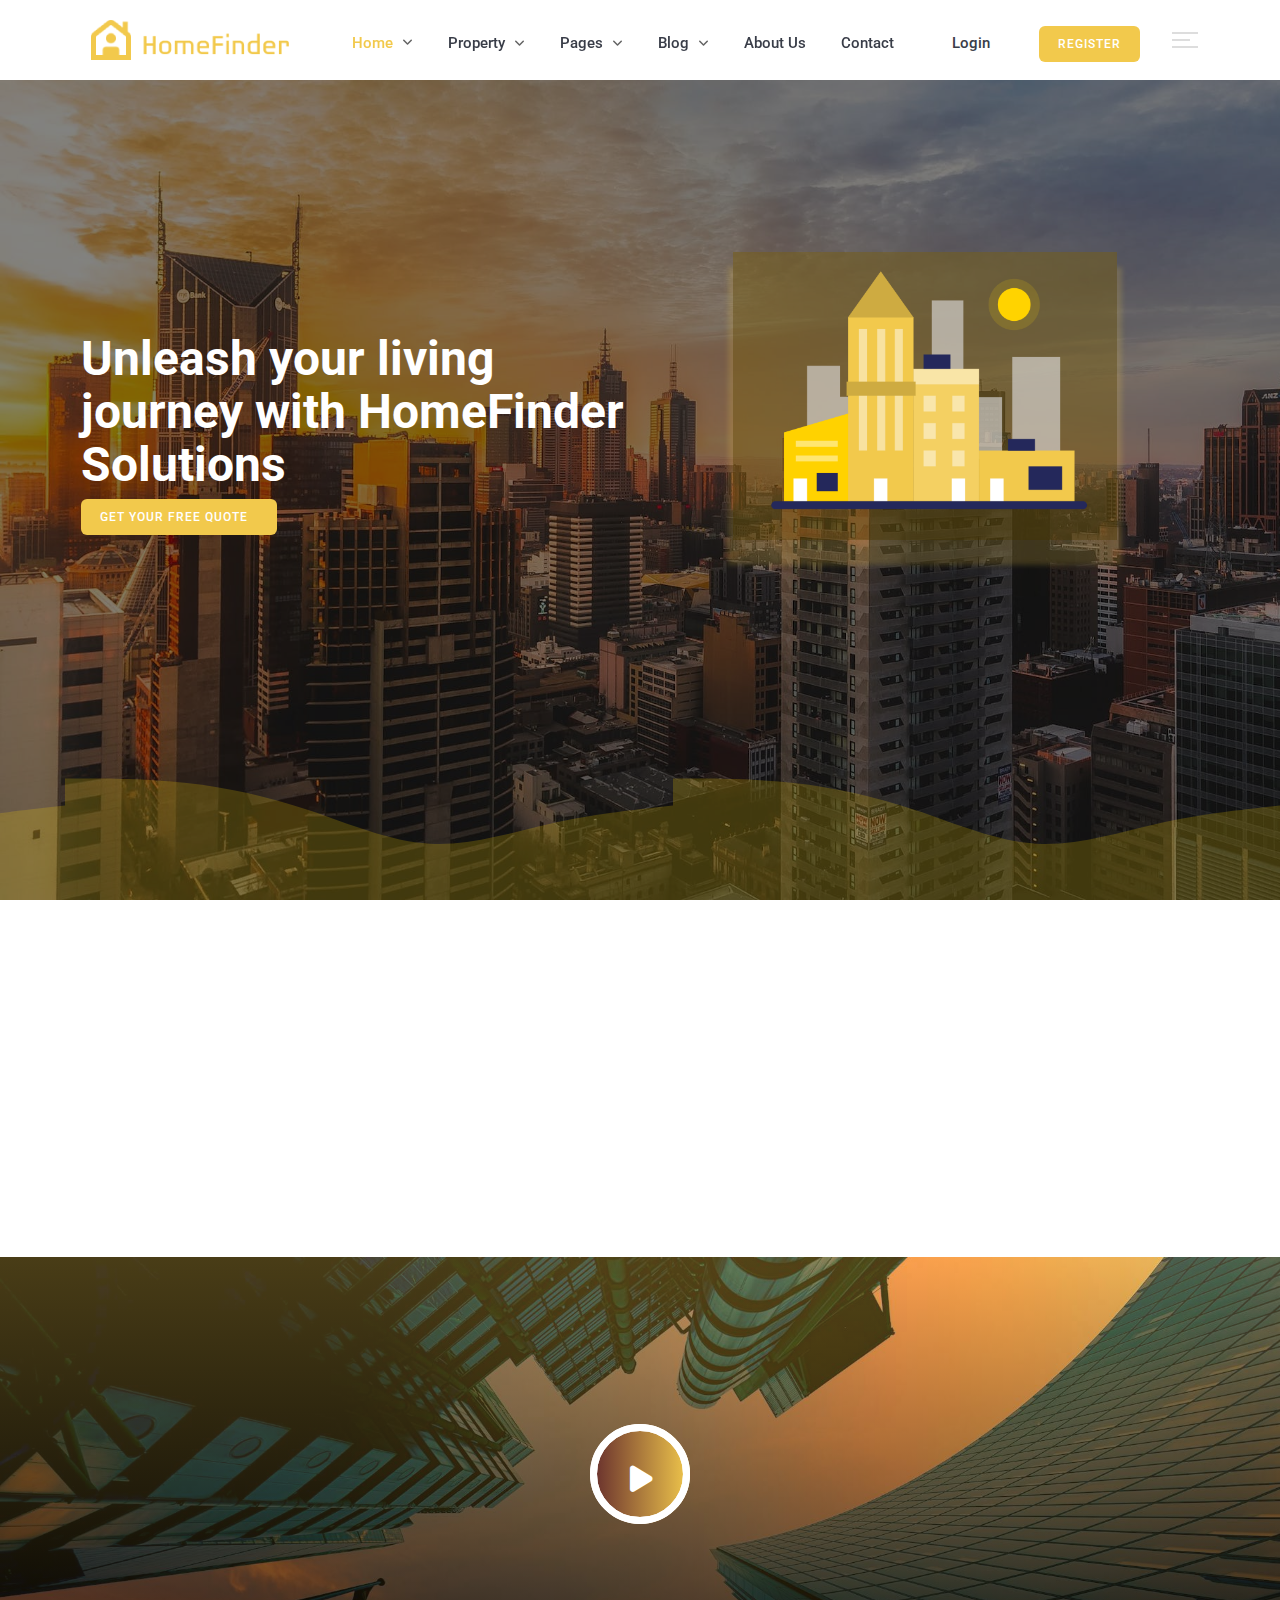
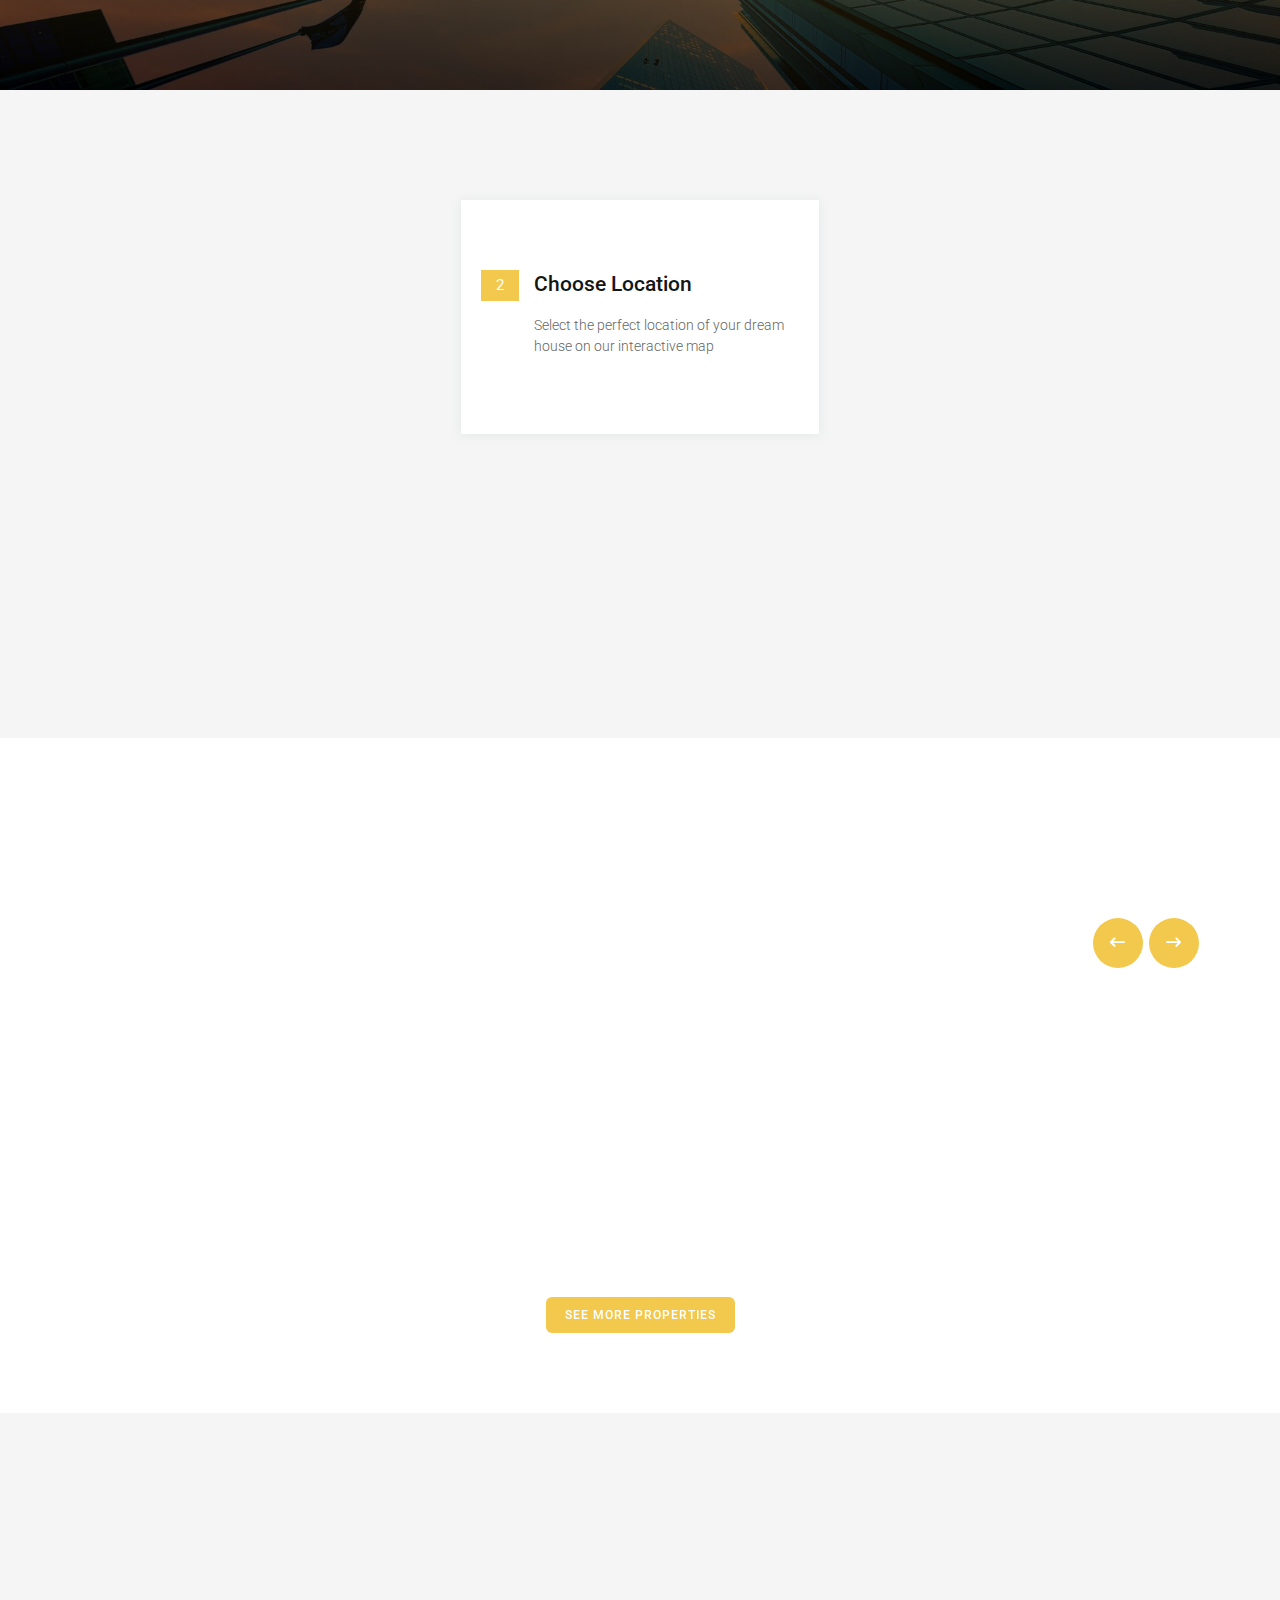
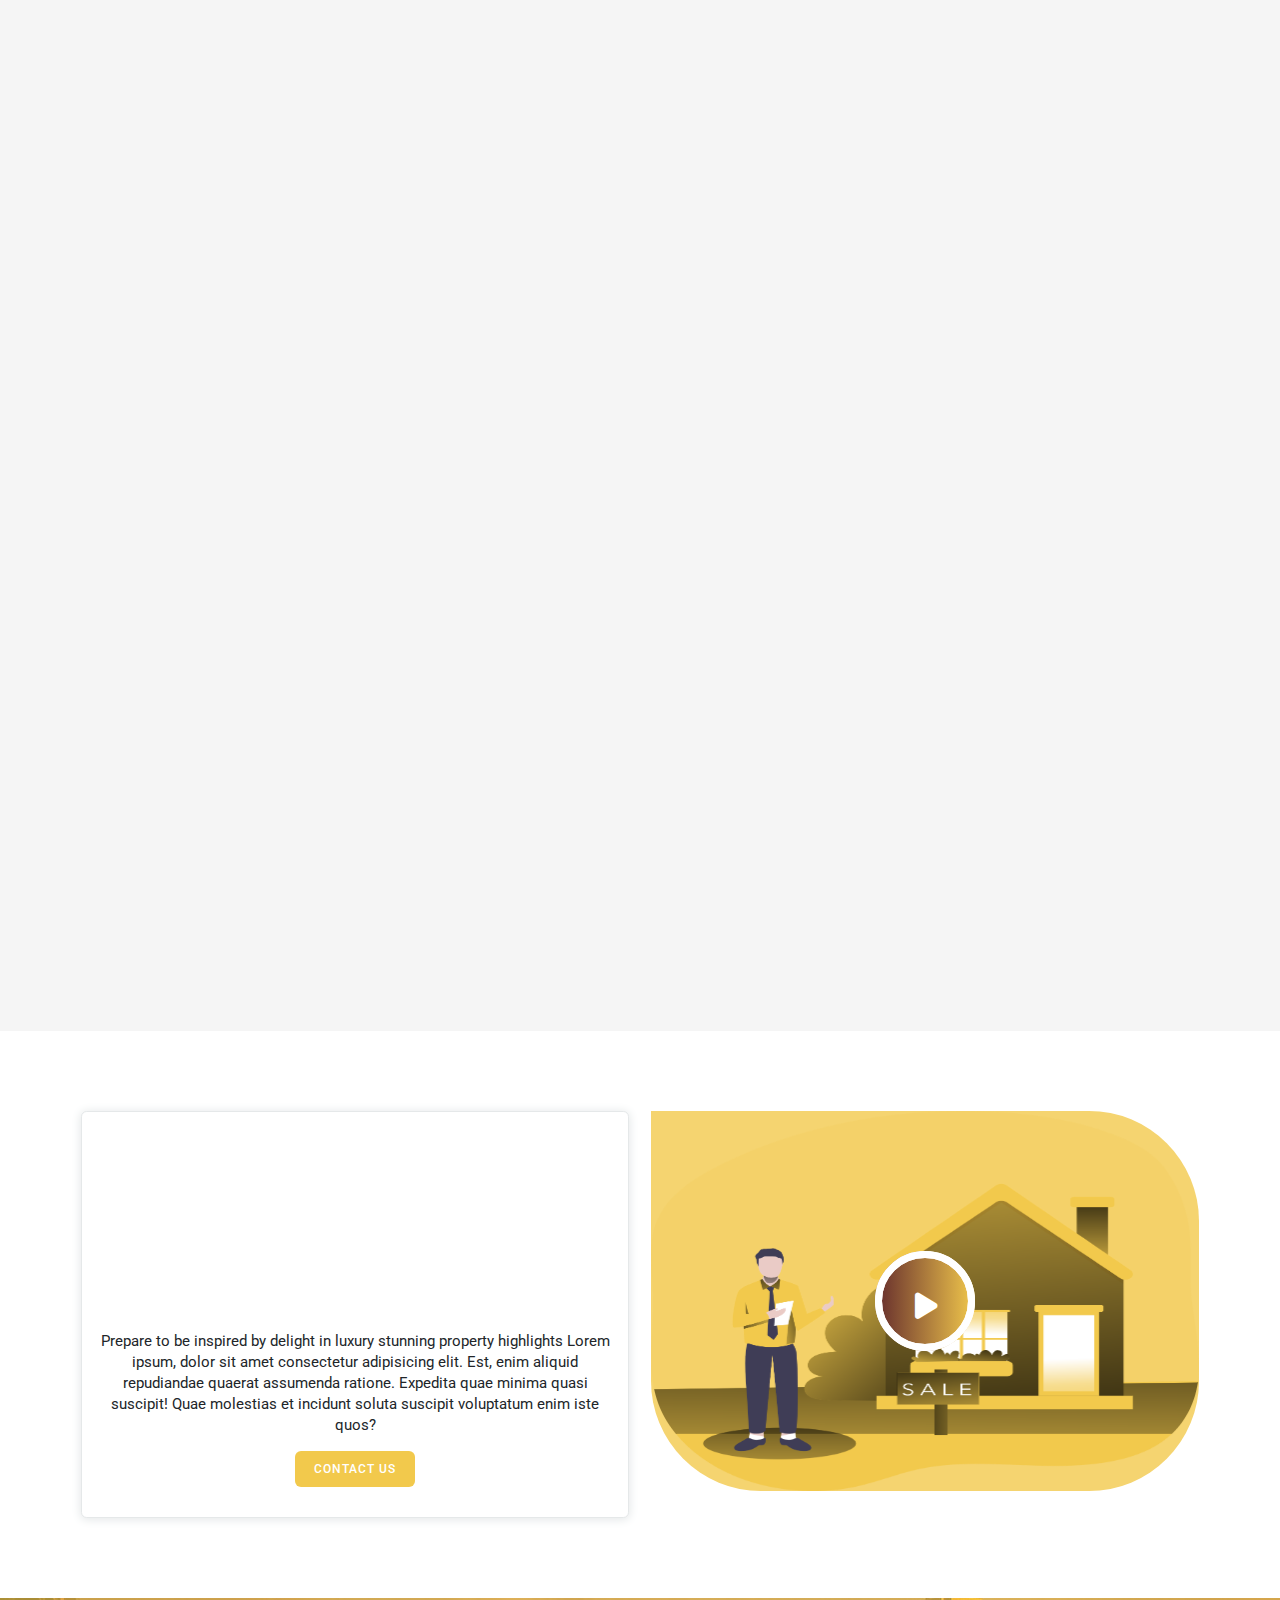
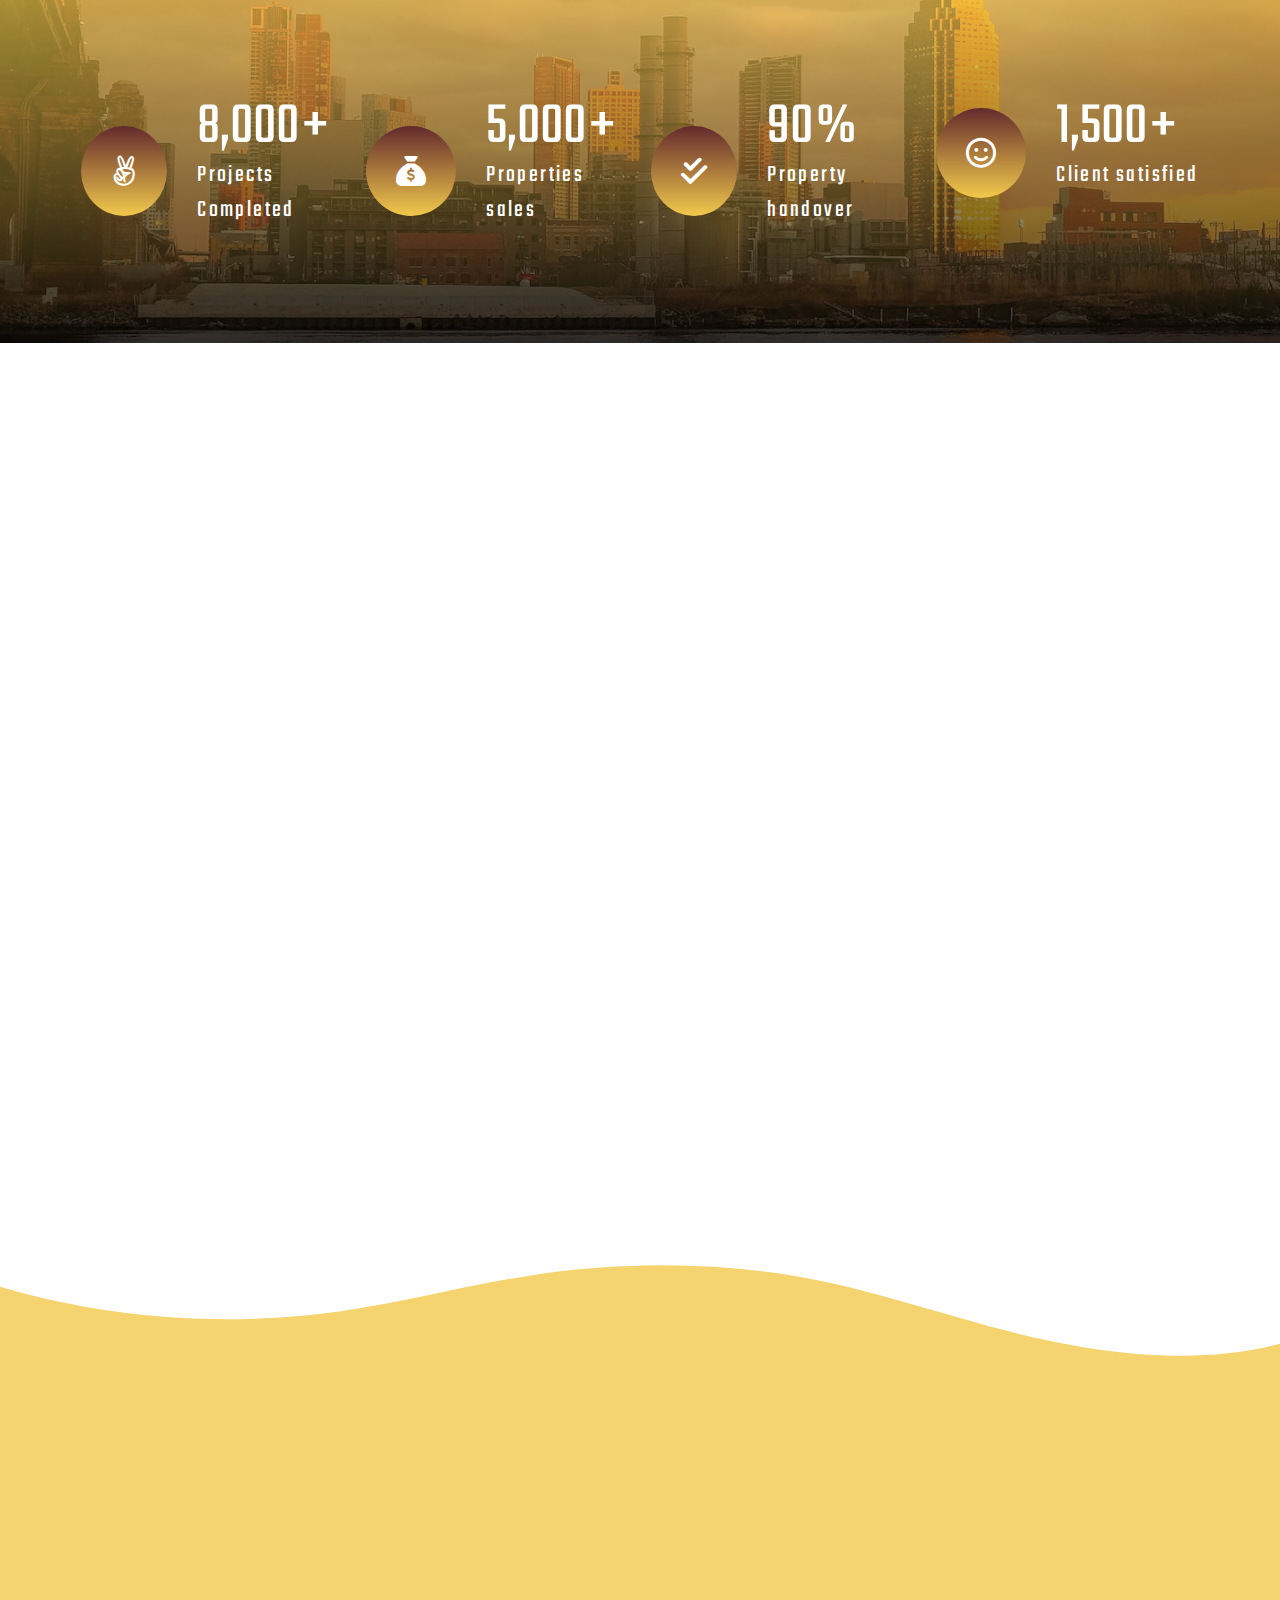
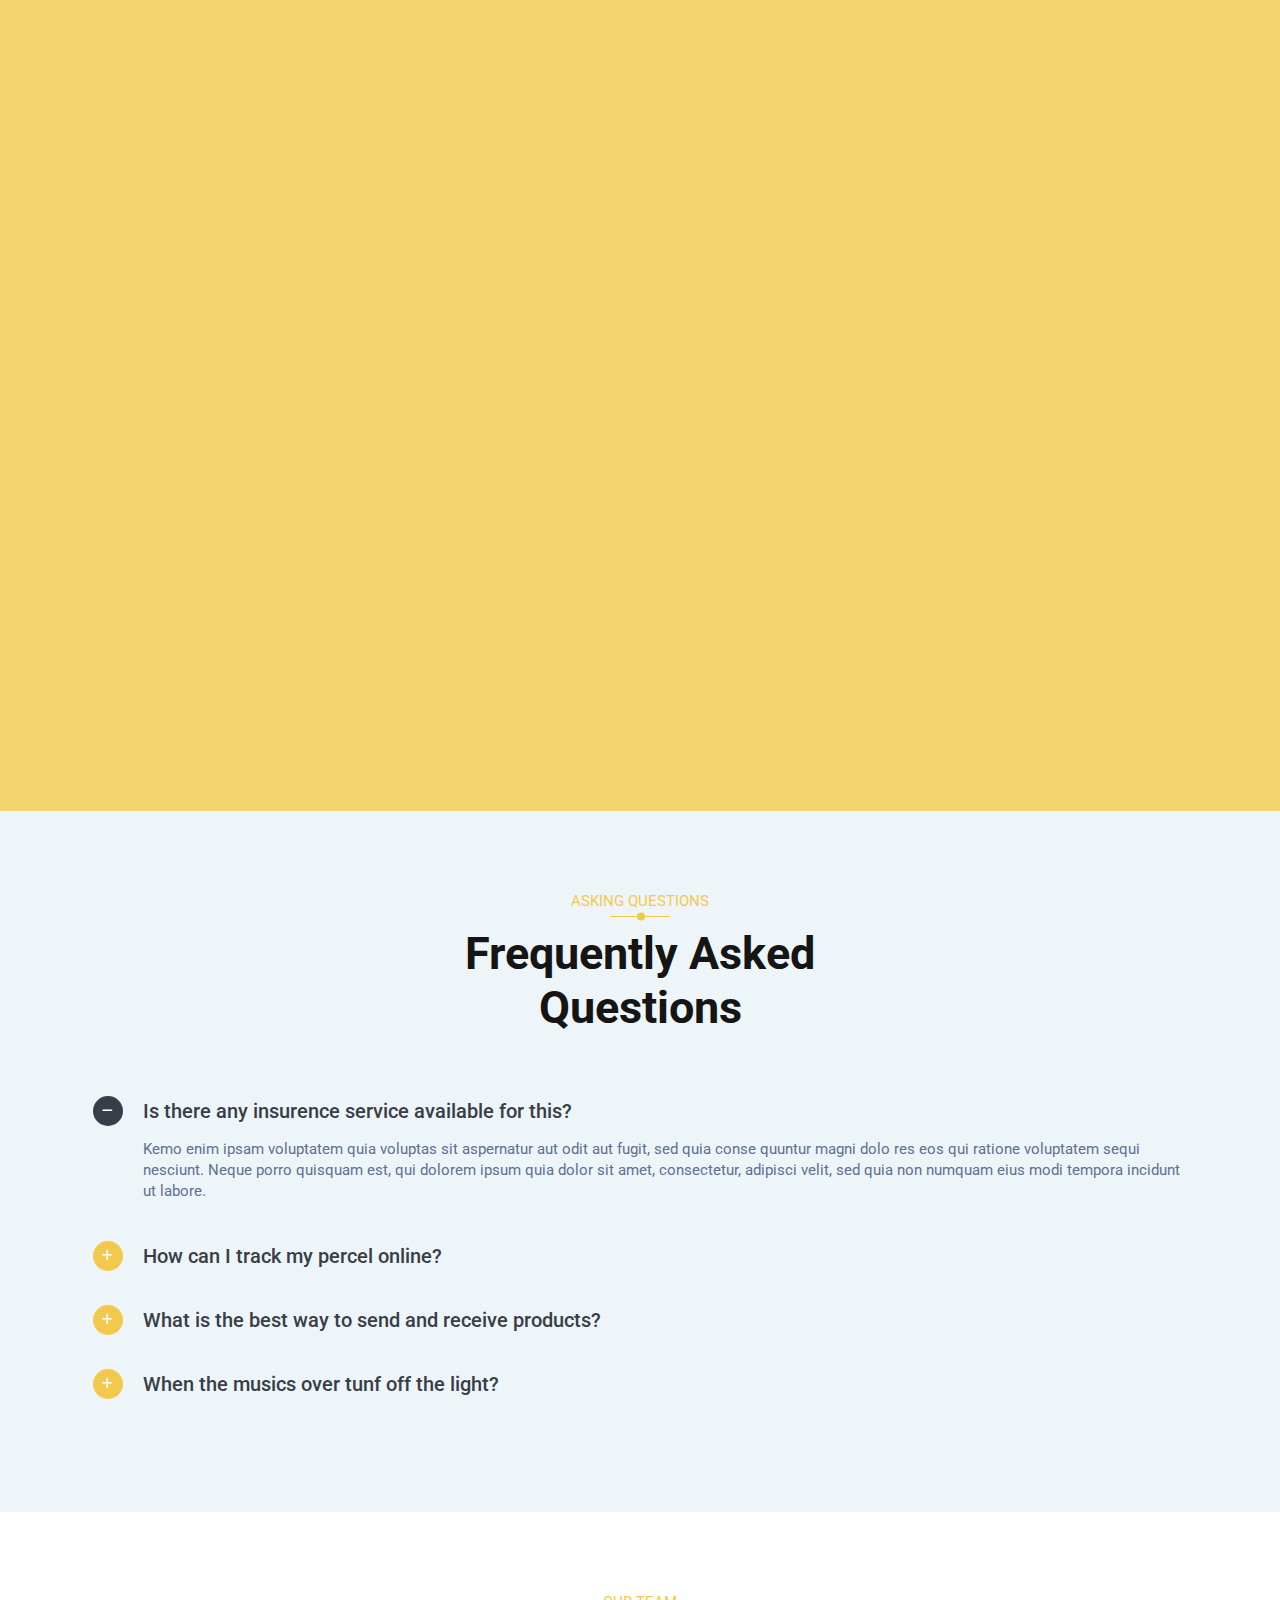
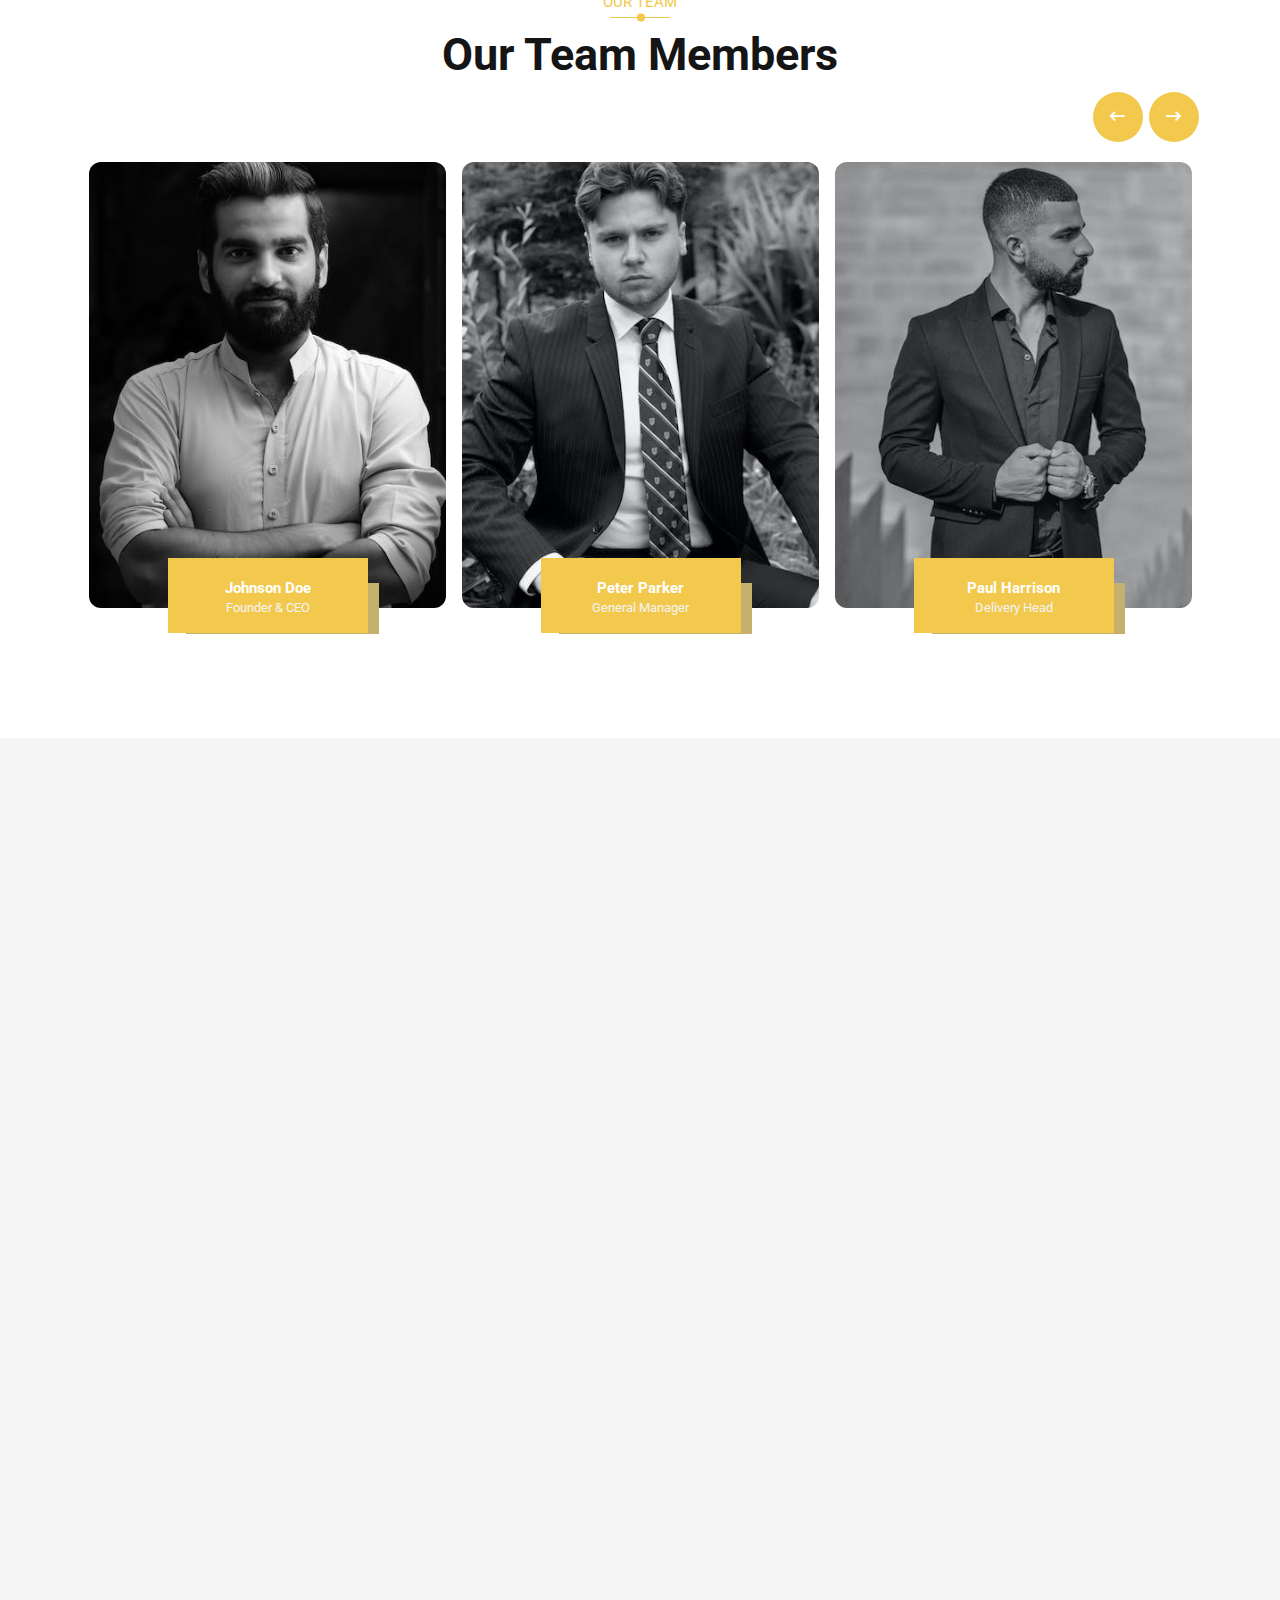
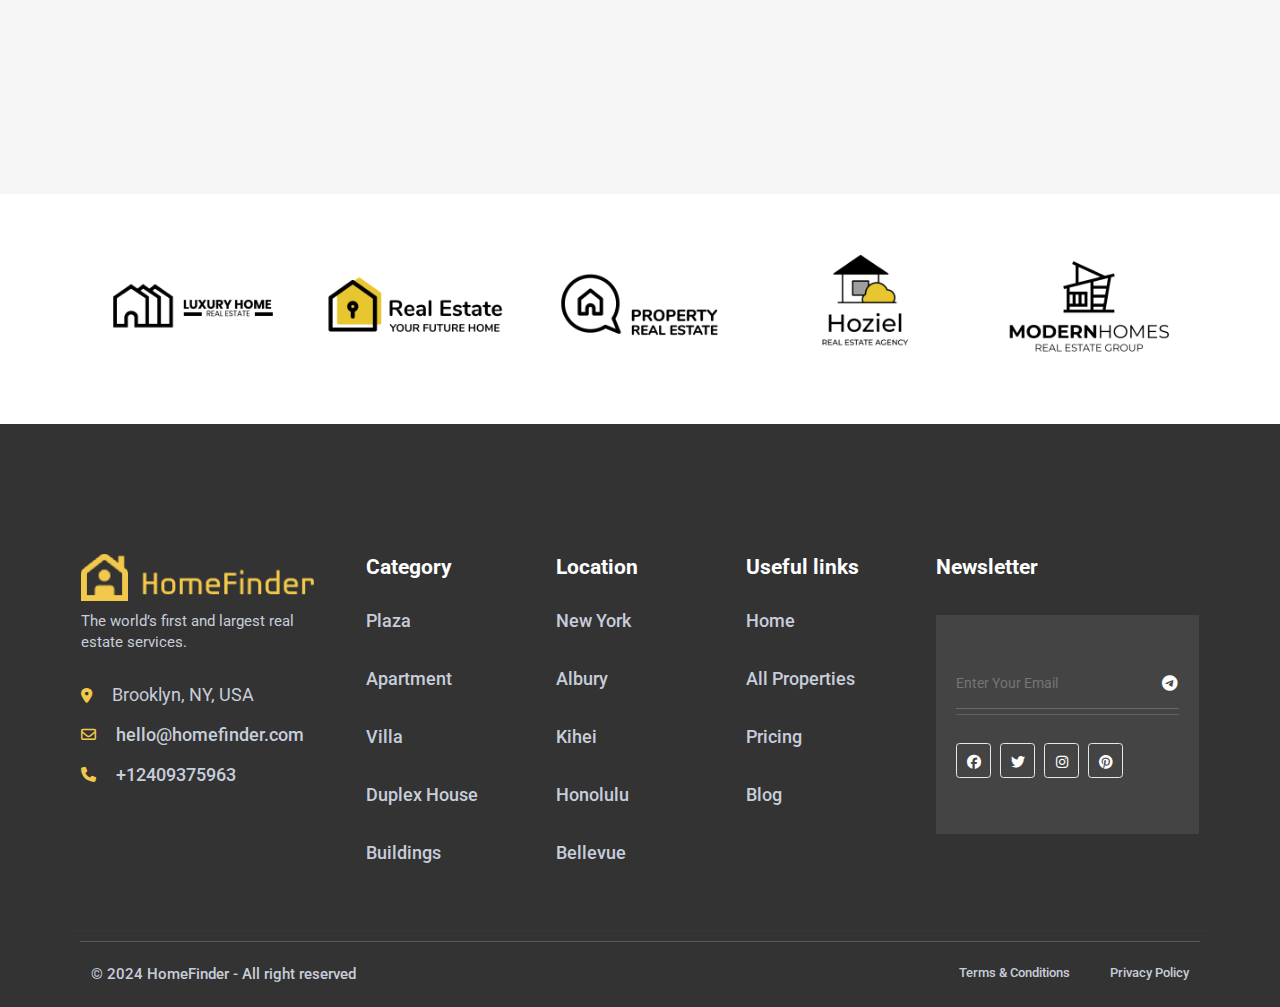
<file: index.html>
<!DOCTYPE html>
<html dir="ltr" lang="en">



<head>
    <meta name="viewport" content="width=device-width,initial-scale=1.0">
    <meta charset="utf-8">
    <meta name="description" content="HomeFinder">
    <meta name="keywords"
        content="real estate,real estate license,commercial real estate,compass real estate,real estate school,allegheny county real estate,real estate attorney,real estate agencies,australia real estate,agency real estate,real estate crowdfunding,digital real estate,real estate for sale,real estate finance,florida real estate">
    <meta name="author" content="TBS">

    <title>HomeFinder - Real Estate & Property HTML5 Template</title>

    <!-- FAVICON -->
    <link rel="icon" type="image/png" href="images/logo/favicon.png">
    <!-- GOOGLE FONTS -->
    <link rel="preconnect" href="https://fonts.googleapis.com/">
    <link rel="preconnect" href="https://fonts.gstatic.com/" crossorigin>
    <link rel="stylesheet"
        href="https://fonts.googleapis.com/css2?family=Roboto:wght@400;500;700&amp;family=Teko:wght@400;500;600;700&amp;display=swap">
    <!-- AOS CSS -->
    <link rel="stylesheet" href="css/aos.min.css">
    <!-- SELECT 2 CSS -->
    <link rel="stylesheet" href="css/select2.min.css">
    <!-- MAGNIFIC POPUP CSS -->
    <link rel="stylesheet" href="css/magnific-popup.css">
    <!-- FONTAWESOME CSS -->
    <link rel="stylesheet" href="css/all.min.css">
    <link rel="stylesheet" href="css/fontawesome.min.css">
    <!-- SLICK CSS -->
    <link rel="stylesheet" href="css/slick.css">
    <!-- BOOTSTRAP CSS -->
    <link rel="stylesheet" href="css/bootstrap.min.css">
    <!-- MAIN CSS -->
    <link rel="stylesheet" href="css/style.css">
</head>

<body>
    <!--=============================
    START HEADER SECTION
    ==============================-->
    <header>
        <nav class="navbar navbar-expand-lg main_menu">
            <div class="container container_large">
                <a class="navbar-brand" href="index.html">
                    <img src="images/logo/logo.png" alt="HomeFinder" class="img-fluid">
                </a>
                <button class="navbar-toggle" type="button" id="navbarToggleBtn" data-bs-toggle="collapse"
                    data-bs-target="#navbarNav" aria-controls="navbarNav" aria-expanded="false"
                    aria-label="Toggle navigation">
                    <i class="fas fa-bars bar_icon"></i>
                    <i class="fa-solid fa-xmark close_icon"></i>
                </button>

                <div class="collapse navbar-collapse" id="navbarNav">
                    <ul class="navbar-nav  m-auto">
                        <li class="nav-item">
                            <a class="nav-link active" href="#">Home <i class="fa-solid fa-angle-down fa-sm"></i> </a>
                            <ul class="dropdown_menu">
                                <li><a class="active" href="index.html">home style one</a></li>
                                <li><a href="index-2.html">home style two</a></li>
                            </ul>
                        </li>
                        <li class="nav-item">
                            <a class="nav-link" href="#">Property <i class="fa-solid fa-angle-down"></i> </a>
                            <ul class="dropdown_menu">
                                <li><a href="properties.html">Properties</a></li>
                                <li><a href="property-grid-view.html">Property grid view</a></li>
                                <li><a href="property-list-view.html">Property list view</a></li>
                                <li><a href="property-left-sidebar.html">Property left sidebar</a></li>
                                <li><a href="property-right-sidebar.html">Property right sidebar</a></li>
                                <li><a href="property-details.html">Property details</a></li>
                            </ul>
                        </li>
                        <li class="nav-item">
                            <a class="nav-link" href="#">pages <i class="fa-solid fa-angle-down"></i> </a>
                            <ul class="dropdown_menu">
                                <li><a href="blog.html">Blog</a></li>
                                <li><a href="blog-details.html">Blog details</a></li>
                                <li><a href="pricing.html">Pricing plan</a></li>
                                <li><a href="faq.html">FAQ's</a></li>
                                <li><a href="team-member.html">Team</a></li>
                            </ul>
                        </li>
                        <li class="nav-item">
                            <a class="nav-link" href="#">Blog <i class="fa-solid fa-angle-down"></i> </a>
                            <ul class="dropdown_menu">
                                <li><a href="blog.html">blog</a></li>
                                <li><a href="blog-details.html">blog details</a></li>
                            </ul>
                        </li>
                        <li class="nav-item">
                            <a class="nav-link" href="about.html">About us</a>
                        </li>
                        <li class="nav-item">
                            <a class="nav-link" href="contact.html">contact</a>
                        </li>
                    </ul>
                    <ul class="menu_right d-flex align-items-center">
                        <li class="menu_btn">
                            <a href="#">Login</a>
                        </li>
                        <li class="menu_btn">
                            <a class="theme-btn" href="#">Register</a>
                        </li>
                        <li>
                            <div class="toggle_bar" data-bs-toggle="offcanvas" data-bs-target="#offcanvasRight"
                                aria-controls="offcanvasRight">
                                <span class="toggle_bar_1"></span>
                                <span class="toggle_bar_2"></span>
                                <span class="toggle_bar_1"></span>
                            </div>
                        </li>
                    </ul>
                </div>
            </div>
        </nav>

        <div class="menu_offcanvas offcanvas offcanvas-end" tabindex="-1" id="offcanvasRight">
            <button type="button" class="btn-close" data-bs-dismiss="offcanvas" aria-label="Close"><i
                    class="fa-solid fa-xmark"></i></button>
            <div class="offcanvas-body">
                <a class="offcanvas_logo" href="index.html">
                    <img src="images/logo/logo.png" alt="HomeFinder" class="img-fluid">
                </a>
                <p class="offcanvas_description">Real Estate is a well-established and reputable real estate company
                    that specializes in buying, selling, and leasing residential and commercial properties. With a
                    dedicated team of experienced real estate professionals, the company is committed to providing
                    excellent service to clients looking to navigate the dynamic real estate market.</p>
                <!-- offcanvas blog of top properties -->
                <div class="offcanvas_blog">
                    <h3>Top Properties</h3>
                    <ul>
                        <li>
                            <div class="img">
                                <img src="images/blog/recent-img-1.jpg" alt="blog" class="img-fluid w-100">
                            </div>
                            <div class="text">
                                <p><i class="fa-regular fa-calendar"></i> 14 November 2023</p>
                                <a class="title" href="blog-details.html">Mindblowing Home at Indiana</a>
                            </div>
                        </li>
                        <li>
                            <div class="img">
                                <img src="images/blog/recent-img-2.jpg" alt="blog" class="img-fluid w-100">
                            </div>
                            <div class="text">
                                <p><i class="fa-regular fa-calendar"></i> 15 January 2024</p>
                                <a class="title" href="blog-details.html">Awesome Plaza in Alabama</a>
                            </div>
                        </li>
                        <li>
                            <div class="img">
                                <img src="images/blog/recent-img-3.jpg" alt="blog" class="img-fluid w-100">
                            </div>
                            <div class="text">
                                <p><i class="fa-regular fa-calendar"></i> 25 February 2024</p>
                                <a class="title" href="blog-details.html">House In Los Washington</a>
                            </div>
                        </li>
                        <li>
                            <div class="img">
                                <img src="images/blog/recent-img.jpg" alt="blog" class="img-fluid w-100">
                            </div>
                            <div class="text">
                                <p><i class="fa-regular fa-calendar"></i> 29 February 2024</p>
                                <a class="title" href="blog-details.html">Luxury Apartment in NEw York</a>
                            </div>
                        </li>
                    </ul>
                </div>
                <!-- offcanvas contact -->
                <div class="offcanvas_contact">
                    <h4>Connected with us</h4>
                    <a class="call" href="callto:40276328246">+12409375963</a>
                    <a class="address" href="https://maps.app.goo.gl/tMcjy5Rk6jycxEEu6">Brooklyn, NY, USA</a>
                    <a class="mail" href="mailto:homefinder@gmail.com">homefinder@gmail.com</a>
                    <ul class="d-flex flex-wrap">
                        <li><a class="facebook" href="#"><i class="fab fa-facebook-f"></i></a></li>
                        <li><a class="twitter" href="#"><i class="fab fa-twitter"></i></a></li>
                        <li><a class="linkedin" href="#"><i class="fab fa-linkedin-in"></i></a></li>
                        <li><a class="youtube" href="#"><i class="fab fa-youtube"></i></a></li>
                    </ul>
                </div>
            </div>
        </div>
    </header>
    <!--=============================
    END HEADER SECTION   
    ==============================-->

    <!-- =================
    START INTRO SECTION
    =================== -->
    <div class="intro-section">
        <div class="single-intro  style-one" style="background-image: url('images/section-bg/home-one-intro.jpg')">
            <div class="container">
                <div class="row">
                    <div class="col-12 col-lg-6 col-xl-6">
                        <div class="intro-content" data-aos="fade-right" data-aos-duration="2000">
                            <h1 class="intro-title">Unleash your living journey with <span>HomeFinder</span> Solutions
                            </h1>
                            <div class="intro-btn-wrapper mb-3">
                                <a href="contact.html" class="theme-btn">
                                    Get your free quote
                                    <i class="bi bi-arrow-down-right-circle-fill"></i>
                                </a>
                            </div>
                        </div>
                    </div>
                    <div class="col-12 col-lg-6 col-xl-6">
                        <div class="intro-image">
                            <img src="images/section-bg/banner-vector-one.png" class="img-fluid" alt="banner-image">
                        </div>
                    </div>
                </div>
            </div>
            <div class="wave">
                <!-- wave functionalities in css -->
            </div>
        </div>
    </div>
    <!-- =================
    END INTRO SECTION
    =================== -->

    <!-- =================
    START HIGHLIGHT SECTION
    =================== -->
    <div class="highlight-section">
        <div class="container">
            <div class="row">
                <div class="col-12 col-md-6 col-lg-4">
                    <div class="highlights style-one" data-aos="zoom-in" data-aos-duration="1500">
                        <div class="highlight-box">
                            <div class="content-row">
                                <div class="number"> 4 </div>
                                <div class="content">
                                    <h4> Property types</h4>
                                    <h6>Choose from different types models with different sizes with your mind setup
                                    </h6>
                                </div>
                            </div>
                        </div>
                    </div>
                </div>
                <div class="col-12 col-md-6 col-lg-4">
                    <div class="highlights style-one" data-aos="zoom-in" data-aos-duration="1500">
                        <div class="highlight-box">
                            <div class="content-row">
                                <div class="number">100+</div>
                                <div class="content">
                                    <h4>Lands available</h4>
                                    <h6>Select the perfect location of your dream house on our interactive map</h6>
                                </div>
                            </div>
                        </div>
                    </div>
                </div>
                <div class="col-12 col-md-6 col-lg-4">
                    <div class="highlights style-one" data-aos="zoom-in" data-aos-duration="1500">
                        <div class="highlight-box">
                            <div class="content-row">
                                <div class="number"> 30+</div>
                                <div class="content">
                                    <h4>Modern Infrastructure</h4>
                                    <h6>Build your dream house and be a part of the future with HomeFinder</h6>
                                </div>
                            </div>
                        </div>
                    </div>
                </div>
            </div>
        </div>
    </div>
    <!-- =================
    END HIGHLIGHT SECTION
    =================== -->

    <!-- =================
    START VIDEO SECTION
    =================== -->
    <div class="video-section">
        <div class="container-fluid">
            <div class="row">
                <div class="col-12 gx-0">
                    <!-- VIDEO POPUP START -->
                    <div class="video-popup-wrapper video-popup">
                        <div class="video-box style-two">
                            <div class="image-container">
                                <img src="images/section-bg/video-bg.jpg" class="img-fluid" alt="video-popup">
                                <div class="overlay"></div>
                            </div>
                            <a href="https://www.youtube.com/watch?v=Qgz68yDSoD0" class="video-play">
                                <span>
                                    <i class="fa-solid fa-play"></i>
                                </span>
                                <span class="border-animation border-animation--border-1"></span>
                                <span class="border-animation border-animation--border-2"></span>
                            </a>
                        </div>
                    </div>
                    <!-- END VIDEO POPUP -->
                </div>
            </div>
        </div>
    </div>
    <!-- =================
    END VIDEO SECTION
    =================== -->

    <!-- =================
    START SEARCH SECTION
    =================== -->
    <div class="search-section">
        <div class="container">
            <div class="row">
                <div class="col-12 col-md-6 col-lg-4">
                    <div class="instructions" data-aos="zoom-in" data-aos-duration="1500">
                        <div class="content-row">
                            <div class="number"> 1 </div>
                            <div class="content">
                                <h4>Choose Home</h4>
                                <h6>Choose from different types models with different sizes with your mind setup</h6>
                            </div>
                        </div>
                    </div>
                </div>
                <div class="col-12 col-md-6 col-lg-4">
                    <div class="instructions">
                        <div class="content-row">
                            <div class="number"> 2 </div>
                            <div class="content">
                                <h4>Choose Location</h4>
                                <h6>Select the perfect location of your dream house on our interactive map</h6>
                            </div>
                        </div>
                    </div>
                </div>
                <div class="col-12 col-md-6 col-lg-4">
                    <div class="instructions" data-aos="zoom-in" data-aos-duration="2000">
                        <div class="content-row">
                            <div class="number"> 3 </div>
                            <div class="content">
                                <h4>Submit</h4>
                                <h6>Build your dream house and be a part of the future with HomeFinder</h6>
                            </div>
                        </div>
                    </div>
                </div>
            </div>
            <div class="row">
                <div class="col-12">
                    <div class="search-bar" data-aos="fade-up" data-aos-duration="1500">
                        <!-- tab list -->
                        <ul class="nav nav-pills" id="pills-tab" role="tablist">
                            <li class="nav-item" role="presentation">
                                <button class="nav-link active" id="pills-buy-tab" data-bs-toggle="pill"
                                    data-bs-target="#pills-buy" type="button" role="tab" aria-controls="pills-buy"
                                    aria-selected="true">Buy</button>
                            </li>
                            <li class="nav-item" role="presentation">
                                <button class="nav-link" id="pills-sell-tab" data-bs-toggle="pill"
                                    data-bs-target="#pills-sell" type="button" role="tab" aria-controls="pills-sell"
                                    aria-selected="false">Sell</button>
                            </li>
                            <li class="nav-item" role="presentation">
                                <button class="nav-link" id="pills-rent-tab" data-bs-toggle="pill"
                                    data-bs-target="#pills-rent" type="button" role="tab" aria-controls="pills-rent"
                                    aria-selected="false">Rent</button>
                            </li>
                        </ul>
                        <!-- tab content -->
                        <div class="tab-content" id="pills-tabContent">
                            <div class="tab-pane fade show active" id="pills-buy" role="tabpanel"
                                aria-labelledby="pills-buy-tab" tabindex="0">
                                <form action="#">
                                    <ul class="d-flex flex-wrap">
                                        <li>
                                            <label>Location</label>
                                            <select class="select_2" name="state">
                                                <option value="">Select Location</option>
                                                <option value="">Japan</option>
                                                <option value="">Korea</option>
                                                <option value="">Thailan</option>
                                                <option value="">Singapore</option>
                                                <option value="">Garmany</option>
                                            </select>
                                        </li>
                                        <li>
                                            <label>Type</label>
                                            <select class="select_2" name="state">
                                                <option value="">Select Type</option>
                                                <option value="">Appartment</option>
                                                <option value="">House</option>
                                                <option value="">Villa</option>
                                                <option value="">Office</option>
                                                <option value="">Factory</option>
                                            </select>
                                        </li>
                                        <li>
                                            <label>Price</label>
                                            <select class="select_2" name="state">
                                                <option value="">Select Price</option>
                                                <option value="">$1000 to $5000</option>
                                                <option value="">$6000 to $10000</option>
                                                <option value="">$11000 to $15000</option>
                                                <option value="">$16000 to $20000</option>
                                            </select>
                                        </li>
                                        <li>
                                            <input type="text" placeholder="Enter Keyword...">
                                        </li>
                                    </ul>
                                    <button class=" theme-btn-one" type="submit">search</button>
                                    <div class="adv_search_icon adv_search_icon_1"><i
                                            class="fa-solid fa-ellipsis-vertical"></i>
                                    </div>
                                    <div class="adv_search_area">
                                        <div class="adv_search_close adv_search_close_1">
                                            <i class="fa-solid fa-xmark"></i>
                                        </div>
                                        <h3>aminities</h3>
                                        <div class="row">
                                            <div class="col-xl-2 col-sm-6 col-md-4 col-lg-3">
                                                <div class="form-check">
                                                    <input class="form-check-input" type="checkbox" value=""
                                                        id="flexCheckDefault">
                                                    <label class="form-check-label" for="flexCheckDefault">
                                                        Air Conditioning
                                                    </label>
                                                </div>
                                            </div>
                                            <div class="col-xl-2 col-sm-6 col-md-4 col-lg-3">
                                                <div class="form-check">
                                                    <input class="form-check-input" type="checkbox" value=""
                                                        id="flexCheckDefault2">
                                                    <label class="form-check-label" for="flexCheckDefault2">
                                                        Barbeque
                                                    </label>
                                                </div>
                                            </div>
                                            <div class="col-xl-2 col-sm-6 col-md-4 col-lg-3">
                                                <div class="form-check">
                                                    <input class="form-check-input" type="checkbox" value=""
                                                        id="flexCheckDefault3">
                                                    <label class="form-check-label" for="flexCheckDefault3">
                                                        Dryer
                                                    </label>
                                                </div>
                                            </div>
                                            <div class="col-xl-2 col-sm-6 col-md-4 col-lg-3">
                                                <div class="form-check">
                                                    <input class="form-check-input" type="checkbox" value=""
                                                        id="flexCheckDefault4">
                                                    <label class="form-check-label" for="flexCheckDefault4">
                                                        gym
                                                    </label>
                                                </div>
                                            </div>
                                            <div class="col-xl-2 col-sm-6 col-md-4 col-lg-3">
                                                <div class="form-check">
                                                    <input class="form-check-input" type="checkbox" value=""
                                                        id="flexCheckDefault5">
                                                    <label class="form-check-label" for="flexCheckDefault5">
                                                        laundry
                                                    </label>
                                                </div>
                                            </div>
                                            <div class="col-xl-2 col-sm-6 col-md-4 col-lg-3">
                                                <div class="form-check">
                                                    <input class="form-check-input" type="checkbox" value=""
                                                        id="flexCheckDefault6">
                                                    <label class="form-check-label" for="flexCheckDefault6">
                                                        Lawn
                                                    </label>
                                                </div>
                                            </div>
                                            <div class="col-xl-2 col-sm-6 col-md-4 col-lg-3">
                                                <div class="form-check">
                                                    <input class="form-check-input" type="checkbox" value=""
                                                        id="flexCheckDefault7">
                                                    <label class="form-check-label" for="flexCheckDefault7">
                                                        Microwave
                                                    </label>
                                                </div>
                                            </div>
                                            <div class="col-xl-2 col-sm-6 col-md-4 col-lg-3">
                                                <div class="form-check">
                                                    <input class="form-check-input" type="checkbox" value=""
                                                        id="flexCheckDefault12">
                                                    <label class="form-check-label" for="flexCheckDefault12">
                                                        Outdoor Shower
                                                    </label>
                                                </div>
                                            </div>
                                            <div class="col-xl-2 col-sm-6 col-md-4 col-lg-3">
                                                <div class="form-check">
                                                    <input class="form-check-input" type="checkbox" value=""
                                                        id="flexCheckDefault8">
                                                    <label class="form-check-label" for="flexCheckDefault8">
                                                        Refrigerator
                                                    </label>
                                                </div>
                                            </div>
                                            <div class="col-xl-2 col-sm-6 col-md-4 col-lg-3">
                                                <div class="form-check">
                                                    <input class="form-check-input" type="checkbox" value=""
                                                        id="flexCheckDefault9">
                                                    <label class="form-check-label" for="flexCheckDefault9">
                                                        Sauna
                                                    </label>
                                                </div>
                                            </div>
                                            <div class="col-xl-2 col-sm-6 col-md-4 col-lg-3">
                                                <div class="form-check">
                                                    <input class="form-check-input" type="checkbox" value=""
                                                        id="flexCheckDefault10">
                                                    <label class="form-check-label" for="flexCheckDefault10">
                                                        Swimming Pool
                                                    </label>
                                                </div>
                                            </div>
                                            <div class="col-xl-2 col-sm-6 col-md-4 col-lg-3">
                                                <div class="form-check">
                                                    <input class="form-check-input" type="checkbox" value=""
                                                        id="flexCheckDefault11">
                                                    <label class="form-check-label" for="flexCheckDefault11">
                                                        TV Cable
                                                    </label>
                                                </div>
                                            </div>
                                        </div>
                                        <div class="row mt_15">
                                            <div class="col-lg-3 col-sm-6">
                                                <select class="select_2" name="state">
                                                    <option value="">Bedroom</option>
                                                    <option value="">01</option>
                                                    <option value="">02</option>
                                                    <option value="">03</option>
                                                    <option value="">04</option>
                                                    <option value="">05</option>
                                                </select>
                                            </div>
                                            <div class="col-lg-3 col-sm-6">
                                                <select class="select_2" name="state">
                                                    <option value="">Barthroom</option>
                                                    <option value="">01</option>
                                                    <option value="">02</option>
                                                    <option value="">03</option>
                                                    <option value="">04</option>
                                                    <option value="">05</option>
                                                </select>
                                            </div>
                                            <div class="col-lg-3 col-sm-6">
                                                <select class="select_2" name="state">
                                                    <option value="">Built Year</option>
                                                    <option value="">2015</option>
                                                    <option value="">2016</option>
                                                    <option value="">2017</option>
                                                    <option value="">2018</option>
                                                    <option value="">2019</option>
                                                    <option value="">2020</option>
                                                    <option value="">2021</option>
                                                    <option value="">2022</option>
                                                    <option value="">2024</option>
                                                    <option value="">2024</option>
                                                </select>
                                            </div>
                                            <div class="col-lg-3 col-sm-6">
                                                <select class="select_2" name="state">
                                                    <option value="">built-up Area</option>
                                                    <option value="">Adana</option>
                                                    <option value="">Ankara</option>
                                                    <option value="">Antalya</option>
                                                    <option value="">Bursa</option>
                                                    <option value="">Bodrum</option>
                                                    <option value="">Gaziantep</option>
                                                    <option value="">İstanbul</option>
                                                </select>
                                            </div>
                                        </div>
                                    </div>
                                </form>
                            </div>
                            <div class="tab-pane fade" id="pills-sell" role="tabpanel" aria-labelledby="pills-sell-tab"
                                tabindex="0">
                                <form action="#">
                                    <ul class="d-flex flex-wrap">
                                        <li>
                                            <label>Location</label>
                                            <select class="select_2" name="state">
                                                <option value="">Select Location</option>
                                                <option value="">Japan</option>
                                                <option value="">Korea</option>
                                                <option value="">Thailan</option>
                                                <option value="">Singapore</option>
                                                <option value="">Garmany</option>
                                            </select>
                                        </li>
                                        <li>
                                            <label>Type</label>
                                            <select class="select_2" name="state">
                                                <option value="">Select Type</option>
                                                <option value="">Appartment</option>
                                                <option value="">House</option>
                                                <option value="">Villa</option>
                                                <option value="">Office</option>
                                                <option value="">Factory</option>
                                            </select>
                                        </li>
                                        <li>
                                            <label>Price</label>
                                            <select class="select_2" name="state">
                                                <option value="">Select Price</option>
                                                <option value="">$1000 to $5000</option>
                                                <option value="">$6000 to $10000</option>
                                                <option value="">$11000 to $15000</option>
                                                <option value="">$16000 to $20000</option>
                                            </select>
                                        </li>
                                        <li>
                                            <input type="text" placeholder="Enter Keyword...">
                                        </li>
                                    </ul>
                                    <button class=" theme-btn-one" type="submit">search</button>
                                    <div class="adv_search_icon adv_search_icon_1"><i
                                            class="fa-solid fa-ellipsis-vertical"></i>
                                    </div>
                                    <div class="adv_search_area">
                                        <div class="adv_search_close adv_search_close_2"><i class="fal fa-times"></i>
                                        </div>
                                        <h3>aminities</h3>
                                        <div class="row">
                                            <div class="col-xl-2 col-sm-6 col-md-4 col-lg-3">
                                                <div class="form-check">
                                                    <input class="form-check-input" type="checkbox" value=""
                                                        id="flexCheckDefault20">
                                                    <label class="form-check-label" for="flexCheckDefault20">
                                                        Air Conditioning
                                                    </label>
                                                </div>
                                            </div>
                                            <div class="col-xl-2 col-sm-6 col-md-4 col-lg-3">
                                                <div class="form-check">
                                                    <input class="form-check-input" type="checkbox" value=""
                                                        id="flexCheckDefault21">
                                                    <label class="form-check-label" for="flexCheckDefault21">
                                                        Barbeque
                                                    </label>
                                                </div>
                                            </div>
                                            <div class="col-xl-2 col-sm-6 col-md-4 col-lg-3">
                                                <div class="form-check">
                                                    <input class="form-check-input" type="checkbox" value=""
                                                        id="flexCheckDefault22">
                                                    <label class="form-check-label" for="flexCheckDefault22">
                                                        Dryer
                                                    </label>
                                                </div>
                                            </div>
                                            <div class="col-xl-2 col-sm-6 col-md-4 col-lg-3">
                                                <div class="form-check">
                                                    <input class="form-check-input" type="checkbox" value=""
                                                        id="flexCheckDefault23">
                                                    <label class="form-check-label" for="flexCheckDefault23">
                                                        gym
                                                    </label>
                                                </div>
                                            </div>
                                            <div class="col-xl-2 col-sm-6 col-md-4 col-lg-3">
                                                <div class="form-check">
                                                    <input class="form-check-input" type="checkbox" value=""
                                                        id="flexCheckDefault24">
                                                    <label class="form-check-label" for="flexCheckDefault24">
                                                        laundry
                                                    </label>
                                                </div>
                                            </div>
                                            <div class="col-xl-2 col-sm-6 col-md-4 col-lg-3">
                                                <div class="form-check">
                                                    <input class="form-check-input" type="checkbox" value=""
                                                        id="flexCheckDefault25">
                                                    <label class="form-check-label" for="flexCheckDefault25">
                                                        Lawn
                                                    </label>
                                                </div>
                                            </div>
                                            <div class="col-xl-2 col-sm-6 col-md-4 col-lg-3">
                                                <div class="form-check">
                                                    <input class="form-check-input" type="checkbox" value=""
                                                        id="flexCheckDefault26">
                                                    <label class="form-check-label" for="flexCheckDefault26">
                                                        Microwave
                                                    </label>
                                                </div>
                                            </div>
                                            <div class="col-xl-2 col-sm-6 col-md-4 col-lg-3">
                                                <div class="form-check">
                                                    <input class="form-check-input" type="checkbox" value=""
                                                        id="flexCheckDefault27">
                                                    <label class="form-check-label" for="flexCheckDefault27">
                                                        Outdoor Shower
                                                    </label>
                                                </div>
                                            </div>
                                            <div class="col-xl-2 col-sm-6 col-md-4 col-lg-3">
                                                <div class="form-check">
                                                    <input class="form-check-input" type="checkbox" value=""
                                                        id="flexCheckDefault28">
                                                    <label class="form-check-label" for="flexCheckDefault28">
                                                        Refrigerator
                                                    </label>
                                                </div>
                                            </div>
                                            <div class="col-xl-2 col-sm-6 col-md-4 col-lg-3">
                                                <div class="form-check">
                                                    <input class="form-check-input" type="checkbox" value=""
                                                        id="flexCheckDefault29">
                                                    <label class="form-check-label" for="flexCheckDefault29">
                                                        Sauna
                                                    </label>
                                                </div>
                                            </div>
                                            <div class="col-xl-2 col-sm-6 col-md-4 col-lg-3">
                                                <div class="form-check">
                                                    <input class="form-check-input" type="checkbox" value=""
                                                        id="flexCheckDefault30">
                                                    <label class="form-check-label" for="flexCheckDefault30">
                                                        Swimming Pool
                                                    </label>
                                                </div>
                                            </div>
                                            <div class="col-xl-2 col-sm-6 col-md-4 col-lg-3">
                                                <div class="form-check">
                                                    <input class="form-check-input" type="checkbox" value=""
                                                        id="flexCheckDefault31">
                                                    <label class="form-check-label" for="flexCheckDefault31">
                                                        TV Cable
                                                    </label>
                                                </div>
                                            </div>
                                        </div>
                                        <div class="row mt_15">
                                            <div class="col-lg-3 col-sm-6">
                                                <select class="select_2" name="state">
                                                    <option value="">Bedroom</option>
                                                    <option value="">01</option>
                                                    <option value="">02</option>
                                                    <option value="">03</option>
                                                    <option value="">04</option>
                                                    <option value="">05</option>
                                                </select>
                                            </div>
                                            <div class="col-lg-3 col-sm-6">
                                                <select class="select_2" name="state">
                                                    <option value="">Barthroom</option>
                                                    <option value="">01</option>
                                                    <option value="">02</option>
                                                    <option value="">03</option>
                                                    <option value="">04</option>
                                                    <option value="">05</option>
                                                </select>
                                            </div>
                                            <div class="col-lg-3 col-sm-6">
                                                <select class="select_2" name="state">
                                                    <option value="">Built Year</option>
                                                    <option value="">2015</option>
                                                    <option value="">2016</option>
                                                    <option value="">2017</option>
                                                    <option value="">2018</option>
                                                    <option value="">2019</option>
                                                    <option value="">2020</option>
                                                    <option value="">2021</option>
                                                    <option value="">2022</option>
                                                    <option value="">2024</option>
                                                    <option value="">2024</option>
                                                </select>
                                            </div>
                                            <div class="col-lg-3 col-sm-6">
                                                <select class="select_2" name="state">
                                                    <option value="">built-up Area</option>
                                                    <option value="">Adana</option>
                                                    <option value="">Ankara</option>
                                                    <option value="">Antalya</option>
                                                    <option value="">Bursa</option>
                                                    <option value="">Bodrum</option>
                                                    <option value="">Gaziantep</option>
                                                    <option value="">İstanbul</option>
                                                </select>
                                            </div>
                                        </div>
                                    </div>
                                </form>
                            </div>
                            <div class="tab-pane fade" id="pills-rent" role="tabpanel" aria-labelledby="pills-rent-tab"
                                tabindex="0">
                                <form action="#">
                                    <ul class="d-flex flex-wrap">
                                        <li>
                                            <label>Location</label>
                                            <select class="select_2" name="state">
                                                <option value="">Select Location</option>
                                                <option value="">Japan</option>
                                                <option value="">Korea</option>
                                                <option value="">Thailan</option>
                                                <option value="">Singapore</option>
                                                <option value="">Garmany</option>
                                            </select>
                                        </li>
                                        <li>
                                            <label>Type</label>
                                            <select class="select_2" name="state">
                                                <option value="">Select Type</option>
                                                <option value="">Appartment</option>
                                                <option value="">House</option>
                                                <option value="">Villa</option>
                                                <option value="">Office</option>
                                                <option value="">Factory</option>
                                            </select>
                                        </li>
                                        <li>
                                            <label>Price</label>
                                            <select class="select_2" name="state">
                                                <option value="">Select Price</option>
                                                <option value="">$1000 to $5000</option>
                                                <option value="">$6000 to $10000</option>
                                                <option value="">$11000 to $15000</option>
                                                <option value="">$16000 to $20000</option>
                                            </select>
                                        </li>
                                        <li>
                                            <input type="text" placeholder="Enter Keyword...">
                                        </li>
                                    </ul>
                                    <button class=" theme-btn-one" type="submit">search</button>
                                    <div class="adv_search_icon adv_search_icon_1"><i
                                            class="fa-solid fa-ellipsis-vertical"></i>
                                    </div>
                                    <div class="adv_search_area">
                                        <div class="adv_search_close adv_search_close_3"><i class="fal fa-times"></i>
                                        </div>
                                        <h3>aminities</h3>
                                        <div class="row">
                                            <div class="col-xl-2 col-sm-6 col-md-4 col-lg-3">
                                                <div class="form-check">
                                                    <input class="form-check-input" type="checkbox" value=""
                                                        id="flexCheckDefault40">
                                                    <label class="form-check-label" for="flexCheckDefault40">
                                                        Air Conditioning
                                                    </label>
                                                </div>
                                            </div>
                                            <div class="col-xl-2 col-sm-6 col-md-4 col-lg-3">
                                                <div class="form-check">
                                                    <input class="form-check-input" type="checkbox" value=""
                                                        id="flexCheckDefault41">
                                                    <label class="form-check-label" for="flexCheckDefault41">
                                                        Barbeque
                                                    </label>
                                                </div>
                                            </div>
                                            <div class="col-xl-2 col-sm-6 col-md-4 col-lg-3">
                                                <div class="form-check">
                                                    <input class="form-check-input" type="checkbox" value=""
                                                        id="flexCheckDefault42">
                                                    <label class="form-check-label" for="flexCheckDefault42">
                                                        Dryer
                                                    </label>
                                                </div>
                                            </div>
                                            <div class="col-xl-2 col-sm-6 col-md-4 col-lg-3">
                                                <div class="form-check">
                                                    <input class="form-check-input" type="checkbox" value=""
                                                        id="flexCheckDefault43">
                                                    <label class="form-check-label" for="flexCheckDefault43">
                                                        gym
                                                    </label>
                                                </div>
                                            </div>
                                            <div class="col-xl-2 col-sm-6 col-md-4 col-lg-3">
                                                <div class="form-check">
                                                    <input class="form-check-input" type="checkbox" value=""
                                                        id="flexCheckDefault44">
                                                    <label class="form-check-label" for="flexCheckDefault44">
                                                        laundry
                                                    </label>
                                                </div>
                                            </div>
                                            <div class="col-xl-2 col-sm-6 col-md-4 col-lg-3">
                                                <div class="form-check">
                                                    <input class="form-check-input" type="checkbox" value=""
                                                        id="flexCheckDefault45">
                                                    <label class="form-check-label" for="flexCheckDefault45">
                                                        Lawn
                                                    </label>
                                                </div>
                                            </div>
                                            <div class="col-xl-2 col-sm-6 col-md-4 col-lg-3">
                                                <div class="form-check">
                                                    <input class="form-check-input" type="checkbox" value=""
                                                        id="flexCheckDefault46">
                                                    <label class="form-check-label" for="flexCheckDefault46">
                                                        Microwave
                                                    </label>
                                                </div>
                                            </div>
                                            <div class="col-xl-2 col-sm-6 col-md-4 col-lg-3">
                                                <div class="form-check">
                                                    <input class="form-check-input" type="checkbox" value=""
                                                        id="flexCheckDefault47">
                                                    <label class="form-check-label" for="flexCheckDefault47">
                                                        Outdoor Shower
                                                    </label>
                                                </div>
                                            </div>
                                            <div class="col-xl-2 col-sm-6 col-md-4 col-lg-3">
                                                <div class="form-check">
                                                    <input class="form-check-input" type="checkbox" value=""
                                                        id="flexCheckDefault48">
                                                    <label class="form-check-label" for="flexCheckDefault48">
                                                        Refrigerator
                                                    </label>
                                                </div>
                                            </div>
                                            <div class="col-xl-2 col-sm-6 col-md-4 col-lg-3">
                                                <div class="form-check">
                                                    <input class="form-check-input" type="checkbox" value=""
                                                        id="flexCheckDefault49">
                                                    <label class="form-check-label" for="flexCheckDefault49">
                                                        Sauna
                                                    </label>
                                                </div>
                                            </div>
                                            <div class="col-xl-2 col-sm-6 col-md-4 col-lg-3">
                                                <div class="form-check">
                                                    <input class="form-check-input" type="checkbox" value=""
                                                        id="flexCheckDefault50">
                                                    <label class="form-check-label" for="flexCheckDefault50">
                                                        Swimming Pool
                                                    </label>
                                                </div>
                                            </div>
                                            <div class="col-xl-2 col-sm-6 col-md-4 col-lg-3">
                                                <div class="form-check">
                                                    <input class="form-check-input" type="checkbox" value=""
                                                        id="flexCheckDefault51">
                                                    <label class="form-check-label" for="flexCheckDefault51">
                                                        TV Cable
                                                    </label>
                                                </div>
                                            </div>
                                        </div>
                                        <div class="row mt_15">
                                            <div class="col-lg-3 col-sm-6">
                                                <select class="select_2" name="state">
                                                    <option value="">Bedroom</option>
                                                    <option value="">01</option>
                                                    <option value="">02</option>
                                                    <option value="">03</option>
                                                    <option value="">04</option>
                                                    <option value="">05</option>
                                                </select>
                                            </div>
                                            <div class="col-lg-3 col-sm-6">
                                                <select class="select_2" name="state">
                                                    <option value="">Barthroom</option>
                                                    <option value="">01</option>
                                                    <option value="">02</option>
                                                    <option value="">03</option>
                                                    <option value="">04</option>
                                                    <option value="">05</option>
                                                </select>
                                            </div>
                                            <div class="col-lg-3 col-sm-6">
                                                <select class="select_2" name="state">
                                                    <option value="">Built Year</option>
                                                    <option value="">2015</option>
                                                    <option value="">2016</option>
                                                    <option value="">2017</option>
                                                    <option value="">2018</option>
                                                    <option value="">2019</option>
                                                    <option value="">2020</option>
                                                    <option value="">2021</option>
                                                    <option value="">2022</option>
                                                    <option value="">2024</option>
                                                    <option value="">2024</option>
                                                </select>
                                            </div>
                                            <div class="col-lg-3 col-sm-6">
                                                <select class="select_2" name="state">
                                                    <option value="">built-up Area</option>
                                                    <option value="">Adana</option>
                                                    <option value="">Ankara</option>
                                                    <option value="">Antalya</option>
                                                    <option value="">Bursa</option>
                                                    <option value="">Bodrum</option>
                                                    <option value="">Gaziantep</option>
                                                    <option value="">İstanbul</option>
                                                </select>
                                            </div>
                                        </div>
                                    </div>
                                </form>
                            </div>
                        </div>
                    </div>
                </div>
            </div>
        </div>

    </div>
    <!-- =================
    END SEARCH SECTION
    =================== -->

    <!-- =================
    FIND PROPERTY SECTION
    =================== -->
    <div class="find-property-section">
        <div class="container text-center">
            <div class="row">
                <div class="title-box mx-auto col-12 col-xl-8">
                    <div class="title-center" data-aos="zoom-in" data-aos-duration="1500">
                        <p>FIND YOUR OWN PROPERTY</p>
                        <div class="heading-line-center"></div>
                    </div>
                    <div class="sub-title-center" data-aos="fade-right" data-aos-duration="1500">
                        <h2>Meet With Your Neighbor</h2>
                    </div>
                </div>
            </div>
            <div class="row">
                <div class="col-12">
                    <div class="find_property_slider">
                        <!-- card -->
                        <div class="slider_items">
                            <div class="card-wrapper style-one mb-3" data-aos="fade-right" data-aos-duration="1500">
                                <div class="property-card">
                                    <div class="property-box">
                                        <div class="image">
                                            <img src="images/properties/find-property-one.jpg" class="img-fluid"
                                                alt="property-image">
                                        </div>
                                        <div class="top-content">
                                            <h4>Apartments</h4>
                                        </div>
                                        <div class="center-content">
                                            <div class="btn-wrapper">
                                                <a href="property-details.html" class="theme-btn-two"> See details </a>
                                            </div>
                                        </div>
                                        <div class="bottom-content">
                                            <h4>Alabama,Usa</h4>
                                            <h6>10+ places</h6>
                                        </div>
                                    </div>
                                </div>
                            </div>
                        </div>
                        <!-- card -->
                        <div class="slider_items">
                            <div class="card-wrapper style-one mb-3" data-aos="fade-up" data-aos-duration="1500">
                                <div class="property-card">
                                    <div class="property-box">
                                        <div class="image">
                                            <img src="images/properties/find-property-two.jpg" class="img-fluid"
                                                alt="property-image">
                                        </div>
                                        <div class="top-content">
                                            <h4>Duplexes</h4>
                                        </div>
                                        <div class="center-content">
                                            <div class="btn-wrapper">
                                                <a href="property-details.html" class="theme-btn-two">See details</a>
                                            </div>
                                        </div>
                                        <div class="bottom-content">
                                            <h4>Florida,Usa</h4>
                                            <h6>10+ places</h6>
                                        </div>
                                    </div>
                                </div>
                            </div>
                        </div>
                        <!-- card -->
                        <div class="slider_items">
                            <div class="card-wrapper style-one mb-3" data-aos="fade-left" data-aos-duration="1500">
                                <div class="property-card">
                                    <div class="property-box">
                                        <div class="image">
                                            <img src="images/properties/find-property-three.jpg" class="img-fluid"
                                                alt="property-image">
                                        </div>
                                        <div class="top-content">
                                            <h4>Houses</h4>
                                        </div>
                                        <div class="center-content">
                                            <div class="btn-wrapper">
                                                <a href="property-details.html" class="theme-btn-two">See details</a>
                                            </div>
                                        </div>
                                        <div class="bottom-content">
                                            <h4>Hawaii,Usa</h4>
                                            <h6>10+ places</h6>
                                        </div>
                                    </div>
                                </div>
                            </div>
                        </div>
                        <!-- card -->
                        <div class="slider_items">
                            <div class="card-wrapper style-one mb-3" data-aos="fade-right" data-aos-duration="1500">
                                <div class="property-card">
                                    <div class="property-box">
                                        <div class="image">
                                            <img src="images/properties/find-property-four.jpg" class="img-fluid"
                                                alt="property-image">
                                        </div>
                                        <div class="top-content">
                                            <h4>Apartments</h4>
                                        </div>
                                        <div class="center-content">
                                            <div class="btn-wrapper">
                                                <a href="property-details.html" class="theme-btn-two">See details</a>
                                            </div>
                                        </div>
                                        <div class="bottom-content">
                                            <h4>California,Usa</h4>
                                            <h6>14+ places</h6>
                                        </div>
                                    </div>
                                </div>
                            </div>
                        </div>
                        <!-- card -->
                        <div class="slider_items">
                            <div class="card-wrapper style-one mb-3" data-aos="zoom-in" data-aos-duration="1500">
                                <div class="property-card">
                                    <div class="property-box">
                                        <div class="image">
                                            <img src="images/properties/find-property-five.jpg" class="img-fluid"
                                                alt="property-image">
                                        </div>
                                        <div class="top-content">
                                            <h4>Flats</h4>
                                        </div>
                                        <div class="center-content">
                                            <div class="btn-wrapper">
                                                <a href="property-details.html" class="theme-btn-two">See details</a>
                                            </div>
                                        </div>
                                        <div class="bottom-content">
                                            <h4>Georgia,Usa</h4>
                                            <h6>18+ places</h6>
                                        </div>
                                    </div>
                                </div>
                            </div>
                        </div>
                        <!-- card -->
                        <div class="slider_items">
                            <div class="card-wrapper style-one mb-3" data-aos="fade-left" data-aos-duration="1500">
                                <div class="property-card">
                                    <div class="property-box">
                                        <div class="image">
                                            <img src="images/properties/find-property-six.jpg" class="img-fluid"
                                                alt="property-image">
                                        </div>
                                        <div class="top-content">
                                            <h4>Villas</h4>
                                        </div>
                                        <div class="center-content">
                                            <div class="btn-wrapper">
                                                <a href="property-details.html" class="theme-btn-two">See details</a>
                                            </div>
                                        </div>
                                        <div class="bottom-content">
                                            <h4>Pennsylvania,Usa</h4>
                                            <h6>20+ places</h6>
                                        </div>
                                    </div>
                                </div>
                            </div>
                        </div>
                    </div>
                </div>
            </div>

            <div class="w-20 text-center">
                <a href="properties.html" class="theme-btn">See more properties</a>
            </div>
        </div>
    </div>
    <!-- =================
    END FIND PROPERTY SECTION
    =================== -->

    <!-- =================
    START FEATURED SECTION
    =================== -->
    <div class="featured-section">
        <div class="container">
            <div class="row">
                <div class="title-box mx-auto col-12 col-xl-8">
                    <div class="title-center" data-aos="fade-right" data-aos-duration="1500">
                        <p>REAL ESTATE</p>
                        <div class="heading-line-center mb-1"></div>
                    </div>
                    <div class="sub-title-center" data-aos="fade-right" data-aos-duration="1500">
                        <h2>The featured properties are <br>progressively below</h2>
                    </div>
                </div>
            </div>
            <!-- card row -->
            <div class="row">
                <!-- card-1 -->
                <div class="col-12 col-md-6 col-lg-4 d-flex justify-content-center">
                    <div class="card-wrapper style-two my-2" data-aos="zoom-in" data-aos-duration="1500">
                        <div class="card">
                            <!-- Property image -->
                            <img src="images/properties/properties1.jpg" class="img-fluid" alt="property image">
                            <div class="card-action">
                                <!-- Property status button  -->
                                <div class="theme-button style-one">
                                    <a href="#" class=""> FOR RENT </a>
                                </div>
                                <!-- Favorite share and add list -->
                                <div class="wishlist">
                                    <i class="fa-regular fa-heart"></i>
                                    <i class="fa-solid fa-share"></i>
                                    <i class="fa-solid fa-plus"></i>
                                </div>
                            </div>
                            <div class="card-body">
                                <h4 class="card-title">Stunning Villas at Alabama</h4>
                                <!-- Location -->
                                <div class="icon-box d-flex align-items-center justify-content-between">
                                    <div class="icon-content">
                                        <div class="location-icon"><i class="fa-solid fa-location-dot me-2"></i></div>
                                        <div class="content"> 5318 US-80, Selma, Alabama</div>
                                    </div>
                                    <span>$1600.00</span>
                                </div>
                                <!-- Property details -->
                                <div class="details">
                                    <div class="details-row d-flex">
                                        <div class="icon-content ">
                                            <div class="icon"><i class="fa-solid fa-bed"></i></div>
                                            <div class="content">11 Beds</div>
                                        </div>
                                        <div class="icon-content">
                                            <div class="icon"><i class="fa-solid fa-shower"></i></div>
                                            <div class="content">9 Baths</div>
                                        </div>
                                        <div class="icon-content">
                                            <div class="icon"><i class="fa-solid fa-landmark"></i></div>
                                            <div class="content">2000 Sq Ft</div>
                                        </div>
                                    </div>
                                </div>
                                <!-- Property descriptions -->
                                <p class="card-text">
                                    From the outside this house looks snug and comfortable. It has been built.....
                                </p>
                                <!-- Buttons -->
                                <div class="buttons d-flex align-items-center justify-content-evenly">
                                    <div class="btn-wrapper">
                                        <a href="#" class="theme-btn"> Buy </a>
                                    </div>
                                    <div class="btn-wrapper">
                                        <a href="#" class="theme-btn"> Rent </a>
                                    </div>
                                    <div class="btn-wrapper">
                                        <a href="property-details.html" class="theme-btn"> Check </a>
                                    </div>
                                </div>
                            </div>
                        </div>
                    </div>
                </div>
                <!-- card-2 -->
                <div class="col-12 col-md-6 col-lg-4 d-flex justify-content-center">
                    <div class="card-wrapper style-two my-2" data-aos="zoom-in" data-aos-duration="1500">
                        <div class="card">
                            <!-- Property Image -->
                            <img src="images/properties/properties2.jpg" class="card-img-top" alt="property image">
                            <div class="card-action">
                                <!-- Property status button -->
                                <div class="theme-button style-one">
                                    <a href="#" class=""> FOR SALE </a>
                                </div>
                                <!-- Favorite share and add list -->
                                <div class="wishlist">
                                    <i class="fa-regular fa-heart"></i>
                                    <i class="fa-solid fa-share"></i>
                                    <i class="fa-solid fa-plus"></i>
                                </div>
                            </div>
                            <div class="card-body">
                                <h4 class="card-title">Awesome House at Hawaii</h4>
                                <!-- Location -->
                                <div class="icon-box d-flex align-items-center justify-content-between">
                                    <div class="icon-content">
                                        <div class="location-icon"><i class="fa-solid fa-location-dot me-2"></i></div>
                                        <div class="content">15205 North Kierland Blvd</div>
                                    </div>
                                    <span>$1200.00</span>
                                </div>
                                <!-- Property details -->
                                <div class="details">
                                    <div class="details-row d-flex">
                                        <div class="icon-content ">
                                            <div class="icon"><i class="fa-solid fa-bed"></i></div>
                                            <div class="content">11 Beds</div>
                                        </div>
                                        <div class="icon-content">
                                            <div class="icon"><i class="fa-solid fa-shower"></i></div>
                                            <div class="content">9 Baths</div>
                                        </div>
                                        <div class="icon-content">
                                            <div class="icon"><i class="fa-solid fa-landmark"></i></div>
                                            <div class="content">2000 Sq Ft</div>
                                        </div>
                                    </div>
                                </div>
                                <p class="card-text">
                                    <!-- Property descriptions -->
                                    The house is equipped with an old-fashioned kitchen and two bathrooms....
                                </p>
                                <!-- Buttons -->
                                <div class="buttons d-flex align-items-center justify-content-evenly">
                                    <div class="btn-wrapper">
                                        <a href="#" class="theme-btn"> Buy </a>
                                    </div>
                                    <div class="btn-wrapper">
                                        <a href="#" class="theme-btn"> Rent </a>
                                    </div>
                                    <div class="btn-wrapper">
                                        <a href="property-details.html" class="theme-btn"> Check </a>
                                    </div>
                                </div>
                            </div>
                        </div>
                    </div>
                </div>
                <!-- card-3 -->
                <div class="col-12 col-md-6 col-lg-4 d-flex justify-content-center">
                    <div class="card-wrapper style-two my-2" data-aos="zoom-in" data-aos-duration="1500">
                        <div class="card">
                            <!-- Property Image -->
                            <img src="images/properties/properties3.jpg" class="card-img-top" alt="property image">
                            <div class="card-action">
                                <!-- Property Status Button -->
                                <div class="theme-button style-one">
                                    <a href="#" class=""> FOR SALE </a>
                                </div>
                                <!-- Favorite share and add list -->
                                <div class="wishlist">
                                    <i class="fa-regular fa-heart"></i>
                                    <i class="fa-solid fa-share"></i>
                                    <i class="fa-solid fa-plus"></i>
                                </div>
                            </div>
                            <div class="card-body">
                                <h4 class="card-title">Comfort Zone At New York</h4>
                                <!-- Location -->
                                <div class="icon-box d-flex align-items-center justify-content-between">
                                    <div class="icon-content">
                                        <div class="location-icon"><i class="fa-solid fa-location-dot me-2"></i></div>
                                        <div class="content">Blvd,Queens,New york</div>
                                    </div>
                                    <span>$1900.00</span>
                                </div>
                                <!-- Property details -->
                                <div class="details">
                                    <div class="details-row d-flex">
                                        <div class="icon-content ">
                                            <div class="icon"><i class="fa-solid fa-bed"></i></div>
                                            <div class="content">16 Beds</div>
                                        </div>
                                        <div class="icon-content">
                                            <div class="icon"><i class="fa-solid fa-shower"></i></div>
                                            <div class="content">12 Baths</div>
                                        </div>
                                        <div class="icon-content">
                                            <div class="icon"><i class="fa-solid fa-landmark"></i></div>
                                            <div class="content">2900 Sq Ft</div>
                                        </div>
                                    </div>
                                </div>
                                <!-- Property descriptions -->
                                <p class="card-text">The roof is low and square shaped and is covered with grey ceramic
                                    tiles....
                                </p>
                                <!-- Buttons -->
                                <div class="buttons d-flex align-items-center justify-content-evenly">
                                    <div class="btn-wrapper">
                                        <a href="#" class="theme-btn"> Buy </a>
                                    </div>
                                    <div class="btn-wrapper">
                                        <a href="#" class="theme-btn"> Rent </a>
                                    </div>
                                    <div class="btn-wrapper">
                                        <a href="property-details.html" class="theme-btn"> Check </a>
                                    </div>
                                </div>
                            </div>
                        </div>
                    </div>
                </div>
            </div>
            <!-- card row -->
            <div class="row">
                <!-- card-1 -->
                <div class="col-12 col-md-6 col-lg-4 d-flex justify-content-center">
                    <div class="card-wrapper style-two my-2" data-aos="zoom-in" data-aos-duration="1500">
                        <div class="card">
                            <!-- Property image -->
                            <img src="images/properties/properties4.jpg" class="card-img-top" alt="property image">
                            <div class="card-action">
                                <!-- Property status button  -->
                                <div class="theme-button style-one">
                                    <a href="#" class=""> FOR RENT </a>
                                </div>
                                <!-- Favorite share and add list -->
                                <div class="wishlist">
                                    <i class="fa-regular fa-heart"></i>
                                    <i class="fa-solid fa-share"></i>
                                    <i class="fa-solid fa-plus"></i>
                                </div>
                            </div>
                            <div class="card-body">
                                <h4 class="card-title">Stunning Villas at Alabama</h4>
                                <!-- Location -->
                                <div class="icon-box d-flex align-items-center justify-content-between">
                                    <div class="icon-content">
                                        <div class="location-icon"><i class="fa-solid fa-location-dot me-2"></i></div>
                                        <div class="content"> 5318 US-80, Selma, Alabama</div>
                                    </div>
                                    <span>$1600.00</span>
                                </div>
                                <!-- Property details -->
                                <div class="details">
                                    <div class="details-row d-flex">
                                        <div class="icon-content ">
                                            <div class="icon"><i class="fa-solid fa-bed"></i></div>
                                            <div class="content">11 Beds</div>
                                        </div>
                                        <div class="icon-content">
                                            <div class="icon"><i class="fa-solid fa-shower"></i></div>
                                            <div class="content">9 Baths</div>
                                        </div>
                                        <div class="icon-content">
                                            <div class="icon"><i class="fa-solid fa-landmark"></i></div>
                                            <div class="content">2000 Sq Ft</div>
                                        </div>
                                    </div>
                                </div>
                                <!-- Property descriptions -->
                                <p class="card-text">
                                    From the outside this house looks snug and comfortable. It has been built.....
                                </p>
                                <!-- Buttons -->
                                <div class="buttons d-flex align-items-center justify-content-evenly">
                                    <div class="btn-wrapper">
                                        <a href="#" class="theme-btn"> Buy </a>
                                    </div>
                                    <div class="btn-wrapper">
                                        <a href="#" class="theme-btn"> Rent </a>
                                    </div>
                                    <div class="btn-wrapper">
                                        <a href="property-details.html" class="theme-btn"> Check </a>
                                    </div>
                                </div>
                            </div>
                        </div>
                    </div>
                </div>
                <!-- card-2 -->
                <div class="col-12 col-md-6 col-lg-4 d-flex justify-content-center">
                    <div class="card-wrapper style-two my-2" data-aos="zoom-in" data-aos-duration="1500">
                        <div class="card">
                            <!-- Property Image -->
                            <img src="images/properties/properties5.jpg" class="card-img-top" alt="property image">
                            <div class="card-action">
                                <!-- Property status button -->
                                <div class="theme-button style-one">
                                    <a href="#" class=""> FOR SALE </a>
                                </div>
                                <!-- Favorite share and add list -->
                                <div class="wishlist">
                                    <i class="fa-regular fa-heart"></i>
                                    <i class="fa-solid fa-share"></i>
                                    <i class="fa-solid fa-plus"></i>
                                </div>
                            </div>
                            <div class="card-body">
                                <h4 class="card-title">Awesome House at Hawaii</h4>
                                <!-- Location -->
                                <div class="icon-box d-flex align-items-center justify-content-between">
                                    <div class="icon-content">
                                        <div class="location-icon"><i class="fa-solid fa-location-dot me-2"></i></div>
                                        <div class="content">15205 North Kierland Blvd</div>
                                    </div>
                                    <span>$1200.00</span>
                                </div>
                                <!-- Property details -->
                                <div class="details">
                                    <div class="details-row d-flex">
                                        <div class="icon-content ">
                                            <div class="icon"><i class="fa-solid fa-bed"></i></div>
                                            <div class="content">15 Beds</div>
                                        </div>
                                        <div class="icon-content">
                                            <div class="icon"><i class="fa-solid fa-shower"></i></div>
                                            <div class="content">12 Baths</div>
                                        </div>
                                        <div class="icon-content">
                                            <div class="icon"><i class="fa-solid fa-landmark"></i></div>
                                            <div class="content">2300 Sq Ft</div>
                                        </div>
                                    </div>
                                </div>
                                <p class="card-text">
                                    <!-- Property descriptions -->
                                    The house is equipped with an old-fashioned kitchen and two bathrooms....
                                </p>
                                <!-- Buttons -->
                                <div class="buttons d-flex align-items-center justify-content-evenly">
                                    <div class="btn-wrapper">
                                        <a href="#" class="theme-btn"> Buy </a>
                                    </div>
                                    <div class="btn-wrapper">
                                        <a href="#" class="theme-btn"> Rent </a>
                                    </div>
                                    <div class="btn-wrapper">
                                        <a href="property-details.html" class="theme-btn"> Check </a>
                                    </div>
                                </div>
                            </div>
                        </div>
                    </div>
                </div>
                <!-- card-3 -->
                <div class="col-12 col-md-6 col-lg-4 d-flex justify-content-center">
                    <div class="card-wrapper style-two my-2" data-aos="zoom-in" data-aos-duration="1500">
                        <div class="card">
                            <!-- Property Image -->
                            <img src="images/properties/properties6.jpg" class="card-img-top" alt="property image">
                            <div class="card-action">
                                <!-- Property Status Button -->
                                <div class="theme-button style-one">
                                    <a href="#" class=""> FOR SALE </a>
                                </div>
                                <!-- Favorite share and add list -->
                                <div class="wishlist">
                                    <i class="fa-regular fa-heart"></i>
                                    <i class="fa-solid fa-share"></i>
                                    <i class="fa-solid fa-plus"></i>
                                </div>
                            </div>
                            <div class="card-body">
                                <h4 class="card-title">Comfort Zone At New York</h4>
                                <!-- Location -->
                                <div class="icon-box d-flex align-items-center justify-content-between">
                                    <div class="icon-content">
                                        <div class="location-icon"><i class="fa-solid fa-location-dot me-2"></i></div>
                                        <div class="content">Blvd,Queens,New york</div>
                                    </div>
                                    <span>$1900.00</span>
                                </div>
                                <!-- Property details -->
                                <div class="details">
                                    <div class="details-row d-flex">
                                        <div class="icon-content ">
                                            <div class="icon"><i class="fa-solid fa-bed"></i></div>
                                            <div class="content">19 Beds</div>
                                        </div>
                                        <div class="icon-content">
                                            <div class="icon"><i class="fa-solid fa-shower"></i></div>
                                            <div class="content">13 Baths</div>
                                        </div>
                                        <div class="icon-content">
                                            <div class="icon"><i class="fa-solid fa-landmark"></i></div>
                                            <div class="content">2500 Sq Ft</div>
                                        </div>
                                    </div>
                                </div>
                                <!-- Property descriptions -->
                                <p class="card-text">The roof is low and square shaped and is covered with grey ceramic
                                    tiles....
                                </p>
                                <!-- Buttons -->
                                <div class="buttons d-flex align-items-center justify-content-evenly">
                                    <div class="btn-wrapper">
                                        <a href="#" class="theme-btn"> Buy </a>
                                    </div>
                                    <div class="btn-wrapper">
                                        <a href="#" class="theme-btn"> Rent </a>
                                    </div>
                                    <div class="btn-wrapper">
                                        <a href="property-details.html" class="theme-btn"> Check </a>
                                    </div>
                                </div>
                            </div>
                        </div>
                    </div>
                </div>
            </div>
        </div>
    </div>
    <!-- =================
    END FEATURED SECTION
    =================== -->

    <!-- =================
      START HISTORY SECTION
    =================== -->
    <div class="history-section">
        <div class="container">
            <div class="row">
                <div class="col-12  col-xl-6 text-md-center">
                    <div class="main-card mx-auto">
                        <div class="card history-card">
                            <div class="card-body">
                                <div class="card-contents">
                                    <div class="title-box mx-auto">
                                        <div class="title-center" data-aos="zoom-in" data-aos-duration="1500">
                                            <p>OUR TARGET</p>
                                            <div class="heading-line-center mb-1"></div>
                                        </div>
                                        <div class="sub-title-center" data-aos="zoom-in" data-aos-duration="1500">
                                            <h2>Trending Property Finding</h2>
                                        </div>
                                    </div>
                                    <p>Prepare to be inspired by delight in luxury stunning property highlights
                                        Lorem ipsum, dolor sit amet consectetur adipisicing elit. Est, enim aliquid
                                        repudiandae quaerat assumenda ratione. Expedita quae minima quasi suscipit! Quae
                                        molestias et incidunt soluta suscipit voluptatum enim iste quos?
                                    </p>

                                    <div class="btn-wrapper my-3">
                                        <a href="contact.html" class="theme-btn">
                                            Contact us
                                        </a>
                                    </div>
                                </div>
                            </div>
                        </div>
                    </div>
                </div>
                <div class="col-12  col-xl-6 text-md-center">
                    <!-- VIDEO POPUP START -->
                    <div class="video-popup-wrapper video-popup">
                        <div class="video-box style-one">
                            <img src="images/about/video-popup.jpg" class="img-fluid" alt="video-popup">
                            <a href="https://www.youtube.com/watch?v=Qgz68yDSoD0" class="video-play">
                                <span>
                                    <i class="fa-solid fa-play"></i>
                                </span>
                                <span class="border-animation border-animation--border-1"></span>
                                <span class="border-animation border-animation--border-2"></span>
                            </a>
                        </div>
                    </div>
                    <!-- END VIDEO POPUP -->
                </div>
            </div>
        </div>
    </div>
    <!-- =================
      END HISTORY SECTION
    =================== -->

    <!-- =================
      START HISTORY COUNTER SECTION
    =================== -->
    <div class="history-counter">
        <div class="container">
            <div class="row">
                <div class="col-sm-6 col-md-6 col-lg-3">
                    <div class="counter-item">
                        <div class="icon">
                            <span><i class="fa-brands fa-angellist"></i></span>
                        </div>
                        <div class="content">
                            <span class="counter">8,000</span>
                            <span>+</span>
                            <p>Projects Completed</p>
                        </div>
                    </div>
                </div>
                <div class="col-sm-6 col-md-6 col-lg-3">
                    <div class="counter-item">
                        <div class="icon">
                            <span><i class="fa-solid fa-sack-dollar"></i></span>
                        </div>
                        <div class="content">
                            <span class="counter">5,000</span>
                            <span>+</span>
                            <p>Properties sales</p>
                        </div>
                    </div>
                </div>
                <div class="col-sm-6 col-md-6 col-lg-3">
                    <div class="counter-item">
                        <div class="icon">
                            <span><i class="fa-solid fa-check-double"></i></span>
                        </div>
                        <div class="content">
                            <span class="counter">90</span>
                            <span>%</span>
                            <p>Property handover</p>
                        </div>
                    </div>
                </div>
                <div class="col-sm-6 col-md-6 col-lg-3">
                    <div class="counter-item">
                        <div class="icon">
                            <span><i class="fa-regular fa-face-smile"></i></span>
                        </div>
                        <div class="content">
                            <span class="counter">1,500</span>
                            <span>+</span>
                            <p>Client satisfied</p>
                        </div>
                    </div>
                </div>
            </div>
        </div>
    </div>
    <!-- =================
      END HISTORY COUNTER SECTION
    =================== -->

    <!-- =================
      START PRICING SECTION
    =================== -->
    <div class="pricing-section">
        <div class="container text-center">
            <div class="row">
                <div class="title-box mx-auto col-12 col-xl-5 col-md-5">
                    <div class="title-center" data-aos="zoom-in" data-aos-duration="1500">
                        <p>PRICING PLAN</p>
                        <div class="heading-line-center mb-1"></div>
                    </div>
                    <div class="sub-title-center" data-aos="zoom-in" data-aos-duration="1500">
                        <h2>Pricing Plan for Real Estate</h2>
                    </div>
                </div>
            </div>
            <div class="row">
                <div class="col-12 col-sm-6 col-lg-6 col-xl-3">
                    <!-- first card -->
                    <div class="pricing-card style-one mx-auto" data-aos="fade-up" data-aos-duration="1500">
                        <div class="card">
                            <div class="card-body">
                                <h3>BASIC</h3>
                                <div class="features">
                                    <div class="icon-box">
                                        <div class="icon"><i class="fa-solid fa-check"></i></div>
                                        <div class="content"> 10 Acres</div>
                                    </div>
                                    <div class="icon-box">
                                        <div class="icon"><i class="fa-solid fa-check"></i></div>
                                        <div class="content"> 25 Km from New york</div>
                                    </div>
                                    <div class="icon-box">
                                        <div class="icon"><i class="fa-solid fa-xmark"></i></div>
                                        <div class="content"> Great location</div>
                                    </div>
                                    <div class="icon-box">
                                        <div class="icon"><i class="fa-solid fa-xmark"></i></div>
                                        <div class="content">Green surroundings</div>
                                    </div>
                                    <div class="icon-box">
                                        <div class="icon"><i class="fa-solid fa-xmark"></i></div>
                                        <div class="content">Rapidly developments area</div>
                                    </div>
                                    <div class="icon-box">
                                        <div class="icon"><i class="fa-solid fa-xmark"></i></div>
                                        <div class="content">24-hour camera surveillance</div>
                                    </div>
                                    <div class="icon-box">
                                        <div class="icon"><i class="fa-solid fa-xmark"></i></div>
                                        <div class="content"> Premium amenities </div>
                                    </div>
                                </div>

                                <div class="intro-btn-wrapper">
                                    <a href="#" class="theme-btn"> Buy now </a>
                                </div>
                            </div>
                        </div>
                    </div>
                </div>
                <div class="col-12 col-sm-6 col-lg-6 col-xl-3">
                    <!-- second card -->
                    <div class="pricing-card style-one mx-auto" data-aos="fade-up" data-aos-duration="2000">
                        <div class="card">
                            <div class="card-body">
                                <h3>STANDARD</h3>
                                <div class="features">
                                    <div class="icon-box">
                                        <div class="icon"><i class="fa-solid fa-check"></i></div>
                                        <div class="content"> 30 Acres</div>
                                    </div>
                                    <div class="icon-box">
                                        <div class="icon"><i class="fa-solid fa-check"></i></div>
                                        <div class="content"> 20 Km from New york</div>
                                    </div>
                                    <div class="icon-box">
                                        <div class="icon"><i class="fa-solid fa-check"></i></div>
                                        <div class="content"> Great location</div>
                                    </div>
                                    <div class="icon-box">
                                        <div class="icon"><i class="fa-solid fa-xmark"></i></div>
                                        <div class="content">Green surroundings</div>
                                    </div>
                                    <div class="icon-box">
                                        <div class="icon"><i class="fa-solid fa-xmark"></i></div>
                                        <div class="content">Rapidly developments area</div>
                                    </div>
                                    <div class="icon-box">
                                        <div class="icon"><i class="fa-solid fa-xmark"></i></div>
                                        <div class="content">24-hour camera surveillance</div>
                                    </div>
                                    <div class="icon-box">
                                        <div class="icon"><i class="fa-solid fa-xmark"></i></div>
                                        <div class="content"> Premium amenities </div>
                                    </div>
                                </div>
                                <div class="intro-btn-wrapper">
                                    <a href="#" class="theme-btn"> Buy now </a>
                                </div>
                            </div>
                        </div>
                    </div>
                </div>
                <div class="col-12 col-sm-6 col-lg-6 col-xl-3">
                    <!-- third card -->
                    <div class="pricing-card style-one mx-auto" data-aos="fade-up" data-aos-duration="2500">
                        <div class="card">
                            <div class="card-body">
                                <h3>PREMIUM</h3>
                                <div class="features">
                                    <div class="icon-box">
                                        <div class="icon"><i class="fa-solid fa-check"></i></div>
                                        <div class="content"> 60 Acres</div>
                                    </div>
                                    <div class="icon-box">
                                        <div class="icon"><i class="fa-solid fa-check"></i></div>
                                        <div class="content"> 15 Km from New york</div>
                                    </div>
                                    <div class="icon-box">
                                        <div class="icon"><i class="fa-solid fa-check"></i></div>
                                        <div class="content"> Great location</div>
                                    </div>
                                    <div class="icon-box">
                                        <div class="icon"><i class="fa-solid fa-check"></i></div>
                                        <div class="content">Green surroundings</div>
                                    </div>
                                    <div class="icon-box">
                                        <div class="icon"><i class="fa-solid fa-xmark"></i></div>
                                        <div class="content">Rapidly developments area</div>
                                    </div>
                                    <div class="icon-box">
                                        <div class="icon"><i class="fa-solid fa-xmark"></i></div>
                                        <div class="content">24-hour camera surveillance</div>
                                    </div>
                                    <div class="icon-box">
                                        <div class="icon"><i class="fa-solid fa-xmark"></i></div>
                                        <div class="content"> Premium amenities </div>
                                    </div>
                                </div>


                                <div class="intro-btn-wrapper">
                                    <a href="#" class="theme-btn"> Buy now </a>
                                </div>
                            </div>
                        </div>
                    </div>
                </div>
                <div class="col-12 col-sm-6 col-lg-6 col-xl-3">
                    <!-- fourth card -->
                    <div class="pricing-card style-one mx-auto" data-aos="fade-up" data-aos-duration="3000">
                        <div class="card">
                            <div class="card-body">
                                <h3>SPECIAL</h3>
                                <div class="features">
                                    <div class="icon-box">
                                        <div class="icon"><i class="fa-solid fa-check"></i></div>
                                        <div class="content"> 100 Acres</div>
                                    </div>
                                    <div class="icon-box">
                                        <div class="icon"><i class="fa-solid fa-check"></i></div>
                                        <div class="content"> 10 Km from New york</div>
                                    </div>
                                    <div class="icon-box">
                                        <div class="icon"><i class="fa-solid fa-check"></i></div>
                                        <div class="content"> Great location</div>
                                    </div>
                                    <div class="icon-box">
                                        <div class="icon"><i class="fa-solid fa-check"></i></div>
                                        <div class="content">Green surroundings</div>
                                    </div>
                                    <div class="icon-box">
                                        <div class="icon"><i class="fa-solid fa-check"></i></div>
                                        <div class="content">Rapidly developments area</div>
                                    </div>
                                    <div class="icon-box">
                                        <div class="icon"><i class="fa-solid fa-check"></i></div>
                                        <div class="content">24-hour camera surveillance</div>
                                    </div>
                                    <div class="icon-box">
                                        <div class="icon"><i class="fa-solid fa-check"></i></div>
                                        <div class="content"> Premium amenities </div>
                                    </div>
                                </div>

                                <div class="intro-btn-wrapper">
                                    <a href="#" class="theme-btn"> Buy now </a>
                                </div>
                            </div>
                        </div>
                    </div>
                </div>
            </div>
        </div>
    </div>
    <!-- =================
      END PRICING SECTION
    =================== -->

    <!-- =================
      START AMENITIES SECTION
    =================== -->
    <div class="amenities-section">
        <svg class="wave-top" data-name="Layer 1" xmlns="http://www.w3.org/2000/svg" viewBox="0 0 1200 120"
            preserveAspectRatio="none">
            <path
                d="M321.39,56.44c58-10.79,114.16-30.13,172-41.86,82.39-16.72,168.19-17.73,250.45-.39C823.78,31,906.67,72,985.66,92.83c70.05,18.48,146.53,26.09,214.34,3V0H0V27.35A600.21,600.21,0,0,0,321.39,56.44Z"
                fill="#fff"></path>
        </svg>
        <div class="container">
            <div class="row">
                <div class="title-box col-12">
                    <div class="title-center" data-aos="zoom-in" data-aos-duration="1500">
                        <p class="text-white">Facilities</p>
                        <div class="heading-line-center white-bg mb-1"></div>
                    </div>
                    <div class="sub-title-center" data-aos="zoom-in" data-aos-duration="1500">
                        <h2 class="text-white">It's The Perfect Place To Celebrate Life <br> Come Rain Or Shine!</h2>
                    </div>
                </div>
            </div>
            <!-- title end -->
            <!-- card row one -->
            <div class="row mt-4">
                <!-- card box one -->
                <div class="col-6 col-md-4 col-lg-2">
                    <div class="card-box style-one" data-aos="zoom-in" data-aos-duration="1500">
                        <div class="icon">
                            <i class="fa-solid fa-shop"></i>
                        </div>
                        <div class="content">
                            <h5>Supermarket</h5>
                        </div>
                    </div>
                </div>
                <!-- card box two -->
                <div class="col-6 col-md-4 col-lg-2">
                    <div class="card-box style-one" data-aos="zoom-in" data-aos-duration="1500">
                        <div class="icon">
                            <i class="fa-solid fa-school-flag"></i>
                        </div>
                        <div class="content">
                            <h5>Kindergarten</h5>
                        </div>
                    </div>
                </div>
                <!-- card box three -->
                <div class="col-6 col-md-4 col-lg-2">
                    <div class="card-box style-one" data-aos="zoom-in" data-aos-duration="1500">
                        <div class="icon">
                            <i class="fa-solid fa-wifi"></i>
                        </div>
                        <div class="content">
                            <h5>Free Wifi</h5>
                        </div>
                    </div>
                </div>
                <!-- card box four -->
                <div class="col-6 col-md-4 col-lg-2">
                    <div class="card-box style-one" data-aos="zoom-in" data-aos-duration="1500">
                        <div class="icon">
                            <i class="fa-solid fa-graduation-cap"></i>
                        </div>
                        <div class="content">
                            <h5>Learning Center</h5>
                        </div>
                    </div>
                </div>
                <!-- card box five -->
                <div class="col-6 col-md-4 col-lg-2">
                    <div class="card-box style-one" data-aos="zoom-in" data-aos-duration="1500">
                        <div class="icon">
                            <i class="fa-solid fa-masks-theater"></i>
                        </div>
                        <div class="content">
                            <h5>Theater</h5>
                        </div>
                    </div>
                </div>
                <!-- card box six -->
                <div class="col-6 col-md-4 col-lg-2">
                    <div class="card-box style-one" data-aos="zoom-in" data-aos-duration="1500">
                        <div class="icon">
                            <i class="fa-solid fa-person-swimming"></i>
                        </div>
                        <div class="content">
                            <h5>Swimming Pool</h5>
                        </div>
                    </div>
                </div>
            </div>
            <!-- card row two -->
            <div class="row">
                <!-- card box one -->
                <div class="col-6 col-md-4 col-lg-2" data-aos="fade-up" data-aos-duration="1500">
                    <div class="card-box style-one">
                        <div class="icon">
                            <i class="fa-solid fa-road"></i>
                        </div>
                        <div class="content">
                            <h5>30 KM of Public roads</h5>
                        </div>
                    </div>
                </div>
                <!-- card box two -->
                <div class="col-6 col-md-4 col-lg-2">
                    <div class="card-box style-one" data-aos="fade-up" data-aos-duration="1500">
                        <div class="icon">
                            <i class="fa-solid fa-bus"></i>
                        </div>
                        <div class="content">
                            <h5>Electric Bus Station</h5>
                        </div>
                    </div>
                </div>
                <!-- card box three -->
                <div class="col-6 col-md-4 col-lg-2">
                    <div class="card-box style-one" data-aos="fade-up" data-aos-duration="1500">
                        <div class="icon">
                            <i class="fa-solid fa-solar-panel"></i>
                        </div>
                        <div class="content">
                            <h5>Solar Station</h5>
                        </div>
                    </div>
                </div>
                <!-- card box four -->
                <div class="col-6 col-md-4 col-lg-2">
                    <div class="card-box style-one" data-aos="fade-up" data-aos-duration="1500">
                        <div class="icon">
                            <i class="fa-solid fa-charging-station"></i>
                        </div>
                        <div class="content">
                            <h5>Cars Charging Station</h5>
                        </div>
                    </div>
                </div>
                <!-- card box five -->
                <div class="col-6 col-md-4 col-lg-2">
                    <div class="card-box style-one" data-aos="fade-up" data-aos-duration="1500">
                        <div class="icon">
                            <i class="fa-solid fa-tree"></i>
                        </div>
                        <div class="content">
                            <h5>10,000 Trees</h5>
                        </div>
                    </div>
                </div>
                <!-- card box six -->
                <div class="col-6 col-md-4 col-lg-2">
                    <div class="card-box style-one" data-aos="fade-up" data-aos-duration="1500">
                        <div class="icon">
                            <i class="fa-solid fa-warehouse"></i>
                        </div>
                        <div class="content">
                            <h5>Forest Gardens</h5>
                        </div>
                    </div>
                </div>
            </div>
            <!-- card row three -->
            <div class="row">
                <!-- card box one -->
                <div class="col-6 col-md-4 col-lg-2">
                    <div class="card-box style-one" data-aos="zoom-in" data-aos-duration="2000">
                        <div class="icon">
                            <i class="fa-solid fa-dumbbell"></i>
                        </div>
                        <div class="content">
                            <h5>Gym</h5>
                        </div>
                    </div>
                </div>
                <!-- card box two -->
                <div class="col-6 col-md-4 col-lg-2" data-aos="zoom-in" data-aos-duration="2000">
                    <div class="card-box style-one">
                        <div class="icon">
                            <i class="fa-solid fa-recycle"></i>
                        </div>
                        <div class="content">
                            <h5>Recycling Station</h5>
                        </div>
                    </div>
                </div>
                <!-- card box three -->
                <div class="col-6 col-md-4 col-lg-2">
                    <div class="card-box style-one" data-aos="zoom-in" data-aos-duration="2000">
                        <div class="icon">
                            <i class="fa-solid fa-prescription"></i>
                        </div>
                        <div class="content">
                            <h5>Pharmacy</h5>
                        </div>
                    </div>
                </div>
                <!-- card box four -->
                <div class="col-6 col-md-4 col-lg-2">
                    <div class="card-box style-one" data-aos="zoom-in" data-aos-duration="2000">
                        <div class="icon">
                            <i class="fa-solid fa-person-biking"></i>
                        </div>
                        <div class="content">
                            <h5>Cycling Track</h5>
                        </div>
                    </div>
                </div>
                <!-- card box five -->
                <div class="col-6 col-md-4 col-lg-2">
                    <div class="card-box style-one" data-aos="zoom-in" data-aos-duration="2000">
                        <div class="icon">
                            <i class="fa-solid fa-helicopter"></i>
                        </div>
                        <div class="content">
                            <h5>Helipad</h5>
                        </div>
                    </div>
                </div>
                <!-- card box six -->
                <div class="col-6 col-md-4 col-lg-2">
                    <div class="card-box style-one" data-aos="zoom-in" data-aos-duration="2000">
                        <div class="icon">
                            <i class="fa-solid fa-spa"></i>
                        </div>
                        <div class="content">
                            <h5>Spa Center</h5>
                        </div>
                    </div>
                </div>
            </div>
            <!-- card row four -->
            <div class="row">
                <!-- card box one -->
                <div class="col-6 col-md-4 col-lg-2">
                    <div class="card-box style-one" data-aos="fade-up" data-aos-duration="2500">
                        <div class="icon">
                            <i class="fa-solid fa-shield-halved"></i>
                        </div>
                        <div class="content">
                            <h5>Security System</h5>
                        </div>
                    </div>
                </div>
                <!-- card box two -->
                <div class="col-6 col-md-4 col-lg-2">
                    <div class="card-box style-one" data-aos="fade-up" data-aos-duration="2500">
                        <div class="icon">
                            <i class="fa-solid fa-square-parking"></i>
                        </div>
                        <div class="content">
                            <h5>Special Parking Zoning</h5>
                        </div>
                    </div>
                </div>
                <!-- card box three -->
                <div class="col-6 col-md-4 col-lg-2">
                    <div class="card-box style-one" data-aos="fade-up" data-aos-duration="2500">
                        <div class="icon">
                            <i class="fa-solid fa-futbol"></i>
                        </div>
                        <div class="content">
                            <h5>Football</h5>
                        </div>
                    </div>
                </div>
                <!-- card box four -->
                <div class="col-6 col-md-4 col-lg-2">
                    <div class="card-box style-one" data-aos="fade-up" data-aos-duration="2500">
                        <div class="icon">
                            <i class="fa-solid fa-basketball"></i>
                        </div>
                        <div class="content">
                            <h5>Basketball</h5>
                        </div>
                    </div>
                </div>
                <!-- card box five -->
                <div class="col-6 col-md-4 col-lg-2">
                    <div class="card-box style-one" data-aos="fade-up" data-aos-duration="2500">
                        <div class="icon">
                            <i class="fa-solid fa-table-tennis-paddle-ball"></i>
                        </div>
                        <div class="content">
                            <h5>Tennis</h5>
                        </div>
                    </div>
                </div>
                <!-- card box six -->
                <div class="col-6 col-md-4 col-lg-2">
                    <div class="card-box style-one" data-aos="fade-up" data-aos-duration="2500">
                        <div class="icon">
                            <i class="fa-solid fa-business-time"></i>
                        </div>
                        <div class="content">
                            <h5>Business Center</h5>
                        </div>
                    </div>
                </div>
            </div>
        </div>
    </div>
    <!-- =================
      END AMENITIES SECTION
    =================== -->

    <!-- =================
      START FAQ SECTION
    =================== -->
    <div class="faq-section">
        <div class="container">
            <div class="row">
                <div class="title-box mx-auto col-12 col-xl-5 col-md-5">
                    <div class="title-center">
                        <p>ASKING QUESTIONS</p>
                        <div class="heading-line-center mb-1"></div>
                    </div>
                    <div class="sub-title-center">
                        <h2>Frequently Asked Questions</h2>
                    </div>
                </div>
            </div>
            <div class="row m-30 m-lg-0">
                <div class="col-12 mt-0">
                    <!-- Accordion Start -->
                    <div class="accordion-wrapper style-one">
                        <div class="accordion-box-wrapper" id="serviceDetailsFAQ">
                            <!-- Single Accordion Start -->
                            <div class="accordion-list-item">
                                <div id="headingOne">
                                    <div class="accordion-head" role="button" data-bs-toggle="collapse"
                                        data-bs-target="#collapseOne" aria-expanded="true" aria-controls="collapseOne">
                                        <h3 class="accordion-title">Is there any insurence service available for
                                            this?</h3>
                                    </div>
                                </div>
                                <div id="collapseOne" class="accordion-collapse collapse show"
                                    aria-labelledby="headingOne" data-bs-parent="#serviceDetailsFAQ">
                                    <div class="accordion-item-body">
                                        <p>Kemo enim ipsam voluptatem quia voluptas sit aspernatur aut odit aut fugit,
                                            sed quia conse quuntur magni dolo res eos qui ratione voluptatem sequi
                                            nesciunt. Neque porro quisquam est, qui dolorem ipsum quia dolor sit amet,
                                            consectetur,
                                            adipisci velit, sed quia non numquam eius modi tempora incidunt ut labore.
                                        </p>
                                    </div>
                                </div>
                            </div>
                            <!-- Single Accordion End -->
                            <!-- Single Accordion Start -->
                            <div class="accordion-list-item">
                                <div id="headingTwo">
                                    <div class="accordion-head collapsed" role="button" data-bs-toggle="collapse"
                                        data-bs-target="#collapseTwo" aria-expanded="false" aria-controls="collapseTwo">
                                        <h3 class="accordion-title">How can I track my percel online?</h3>
                                    </div>
                                </div>
                                <div id="collapseTwo" class="accordion-collapse collapse" aria-labelledby="headingTwo"
                                    data-bs-parent="#serviceDetailsFAQ">
                                    <div class="accordion-item-body">
                                        <p>Temo enim ipsam voluptatem quia voluptas sit aspernatur aut odit aut fugit,
                                            sed quia conse quuntur magni dolo res eos qui ratione voluptatem sequi
                                            nesciunt. Neque porro quisquam est, qui dolorem ipsum quia dolor sit amet,
                                            consectetur,
                                            adipisci velit, sed quia non numquam eius modi tempora incidunt ut oabord.
                                        </p>
                                    </div>
                                </div>
                            </div>
                            <!-- Single Accordion End -->
                            <!-- Single Accordion Start -->
                            <div class="accordion-list-item">
                                <div id="headingThree">
                                    <div class="accordion-head collapsed" role="button" data-bs-toggle="collapse"
                                        data-bs-target="#collapseThree" aria-expanded="false"
                                        aria-controls="collapseThree">
                                        <h3 class="accordion-title">What is the best way to send and receive
                                            products?</h3>
                                        <div class="icon"></div>
                                    </div>
                                </div>
                                <div id="collapseThree" class="accordion-collapse collapse"
                                    aria-labelledby="headingThree" data-bs-parent="#serviceDetailsFAQ">
                                    <div class="accordion-item-body">
                                        <p>wemo enim ipsam voluptatem quia voluptas sit aspernatur aut odit aut fugit,
                                            sed quia conse quuntur magni dolo res eos qui ratione voluptatem sequi
                                            nesciunt. Neque porro quisquam est, qui dolorem ipsum quia dolor sit amet,
                                            consectetur,
                                            adipisci velit, sed quia non numquam eius modi tempora incidunt ut yabore.
                                        </p>
                                    </div>
                                </div>
                            </div>
                            <!-- Single Accordion End -->
                            <!-- Single Accordion Start -->
                            <div class="accordion-list-item">
                                <div id="headingFour">
                                    <div class="accordion-head collapsed" role="button" data-bs-toggle="collapse"
                                        data-bs-target="#collapseFour" aria-expanded="false"
                                        aria-controls="collapseFour">
                                        <h3 class="accordion-title">When the musics over tunf off the light?</h3>
                                        <div class="icon"></div>
                                    </div>
                                </div>
                                <div id="collapseFour" class="accordion-collapse collapse" aria-labelledby="headingFour"
                                    data-bs-parent="#serviceDetailsFAQ">
                                    <div class="accordion-item-body">
                                        <p>Femo enim ipsam voluptatem quia voluptas sit aspernatur aut odit aut fugit,
                                            sed quia conse quuntur magni dolo res eos qui ratione voluptatem sequi
                                            nesciunt. Neque porro quisquam est, qui dolorem ipsum quia dolor sit amet,
                                            consectetur,
                                            adipisci velit, sed quia non numquam eius modi tempora incidunt ut eaboy.
                                        </p>
                                    </div>
                                </div>
                            </div>
                            <!-- Single Accordion End -->
                        </div>
                    </div>
                    <!-- Accordion End -->
                </div>
            </div>
        </div>
    </div>
    <!-- =================
      END FAQ SECTION
    =================== -->

    <!-- =================
    START TEAM MEMBER SECTION
    =================== -->
    <div class="team-section">
        <div class="container">
            <div class="row">
                <div class="title-box mx-auto col-12 col-xl-5 col-md-5">
                    <div class="title-center">
                        <p>OUR TEAM</p>
                        <div class="heading-line-center mb-1"></div>
                    </div>
                    <div class="sub-title-center">
                        <h2>Our Team Members</h2>
                    </div>
                </div>
            </div>
            <div class="row">
                <div class="col-xl-12">
                    <div class="team_members_slider">
                        <div class="slider_items">
                            <div class="team-member-card">
                                <div class="image">
                                    <img src="images/team-member/team-1.jpg" alt="team-member">
                                </div>
                                <div class="content-wrapper">
                                    <div class="content">
                                        <h5 class="title">Johnson Doe</h5>
                                        <p class="desc">Founder & CEO</p>
                                    </div>
                                    <div class="social">
                                        <a href="#"><i class="fa-brands fa-facebook-f"></i></a>
                                        <a href="#"><i class="fa-brands fa-twitter"></i></a>
                                        <a href="#"><i class="fa-brands fa-linkedin-in"></i></a>
                                    </div>
                                </div>
                            </div>
                        </div>
                        <div class="slider_items">
                            <div class="team-member-card ">
                                <div class="image">
                                    <img src="images/team-member/team-2.jpg" alt="team-member">
                                </div>
                                <div class="content-wrapper">
                                    <div class="content">
                                        <h5 class="title">Peter Parker</h5>
                                        <p class="desc">General Manager</p>
                                    </div>
                                    <div class="social">
                                        <a href="#"><i class="fa-brands fa-facebook-f"></i></a>
                                        <a href="#"><i class="fa-brands fa-twitter"></i></a>
                                        <a href="#"><i class="fa-brands fa-linkedin-in"></i></a>
                                    </div>
                                </div>
                            </div>
                        </div>
                        <div class="slider_items">
                            <div class="team-member-card ">
                                <div class="image">
                                    <img src="images/team-member/team-3.jpg" alt="team-member">
                                </div>
                                <div class="content-wrapper">
                                    <div class="content">
                                        <h5 class="title">Paul Harrison</h5>
                                        <p class="desc">Delivery Head</p>
                                    </div>
                                    <div class="social">
                                        <a href="#"><i class="fa-brands fa-facebook-f"></i></a>
                                        <a href="#"><i class="fa-brands fa-twitter"></i></a>
                                        <a href="#"><i class="fa-brands fa-linkedin-in"></i></a>
                                    </div>
                                </div>
                            </div>
                        </div>
                        <div class="slider_items">
                            <div class="team-member-card">
                                <div class="image">
                                    <img src="images/team-member/team-1.jpg" alt="team-member">
                                </div>
                                <div class="content-wrapper">
                                    <div class="content">
                                        <h5 class="title">Johnson Doe</h5>
                                        <p class="desc">Founder & CEO</p>
                                    </div>
                                    <div class="social">
                                        <a href="#"><i class="fa-brands fa-facebook-f"></i></a>
                                        <a href="#"><i class="fa-brands fa-twitter"></i></a>
                                        <a href="#"><i class="fa-brands fa-linkedin-in"></i></a>
                                    </div>
                                </div>
                            </div>
                        </div>
                        <div class="slider_items">
                            <div class="team-member-card ">
                                <div class="image">
                                    <img src="images/team-member/team-2.jpg" alt="team-member">
                                </div>
                                <div class="content-wrapper">
                                    <div class="content">
                                        <h5 class="title">Peter Parker</h5>
                                        <p class="desc">General Manager</p>
                                    </div>
                                    <div class="social">
                                        <a href="#"><i class="fa-brands fa-facebook-f"></i></a>
                                        <a href="#"><i class="fa-brands fa-twitter"></i></a>
                                        <a href="#"><i class="fa-brands fa-linkedin-in"></i></a>
                                    </div>
                                </div>
                            </div>
                        </div>
                        <div class="slider_items">
                            <div class="team-member-card">
                                <div class="image">
                                    <img src="images/team-member/team-3.jpg" alt="team-member">
                                </div>
                                <div class="content-wrapper">
                                    <div class="content">
                                        <h5 class="title">Paul Harrison</h5>
                                        <p class="desc">Delivery Head</p>
                                    </div>
                                    <div class="social">
                                        <a href="#"><i class="fa-brands fa-facebook-f"></i></a>
                                        <a href="#"><i class="fa-brands fa-twitter"></i></a>
                                        <a href="#"><i class="fa-brands fa-linkedin-in"></i></a>
                                    </div>
                                </div>
                            </div>
                        </div>
                    </div>
                </div>
            </div>
        </div>
    </div>
    <!-- =================
    END TEAM MEMBER SECTION
    =================== -->

    <!-- =================
      START BLOG SECTION
    =================== -->
    <div class="blog-section">
        <div class="container">
            <div class="row">
                <div class="title-box col-12" data-aos="fade-up" data-aos-duration="3000">
                    <div class="title-center">
                        <p>NEWS AND BLOGS</p>
                        <div class="heading-line-center mb-1"></div>
                    </div>
                    <div class="sub-title-center">
                        <h2>Latest News & Blogs</h2>
                    </div>
                </div>
            </div>
            <!-- title end -->
            <div class="row">
                <div class="col-12 col-md-4 col-lg-4">
                    <div class="card-wrapper">
                        <div class="card-box style-three" data-aos="fade-up" data-aos-duration="3000">
                            <div class="image-box">
                                <img src="images/blog/blog-img-1.png" class="img-fluid" alt="blog-post">
                            </div>
                            <div class="image-content">
                                <div class="icon-content">
                                    <div class="icon">
                                        <i class="fa-regular fa-calendar-check"></i>
                                    </div>
                                    <div class="content">
                                        September 26, 2023
                                    </div>
                                </div>
                                <h4>How to stage your home for a quick sale and grow more profit as usual.</h4>
                                <a href="blog-details.html">
                                    <div class="icon-content">
                                        <div class="content">
                                            Read More
                                        </div>
                                        <div class="icon">
                                            <i class="fa-solid fa-arrow-right"></i>
                                        </div>
                                    </div>
                                </a>
                            </div>
                        </div>
                    </div>
                </div>
                <div class="col-12 col-md-4 col-lg-4">
                    <div class="card-wrapper">
                        <div class="card-box style-three" data-aos="fade-up" data-aos-duration="3000">
                            <div class="image-box">
                                <img src="images/blog/blog-img-2.png" class="img-fluid" alt="blog-post">
                            </div>
                            <div class="image-content">
                                <div class="icon-content">
                                    <div class="icon">
                                        <i class="fa-regular fa-calendar-check"></i>
                                    </div>
                                    <div class="content">
                                        September 26, 2023
                                    </div>
                                </div>
                                <h4>How to stage your home for a quick sale and grow more profit as usual.</h4>
                                <a href="blog-details.html">
                                    <div class="icon-content">
                                        <div class="content">
                                            Read More
                                        </div>
                                        <div class="icon">
                                            <i class="fa-solid fa-arrow-right"></i>
                                        </div>
                                    </div>
                                </a>
                            </div>
                        </div>
                    </div>
                </div>
                <div class="col-12 col-md-4 col-lg-4">
                    <div class="card-wrapper">
                        <div class="card-box style-three" data-aos="fade-up" data-aos-duration="3000">
                            <div class="image-box">
                                <img src="images/blog/blog-img-3.png" class="img-fluid" alt="blog-post">
                            </div>
                            <div class="image-content">
                                <div class="icon-content">
                                    <div class="icon">
                                        <i class="fa-regular fa-calendar-check"></i>
                                    </div>
                                    <div class="content">
                                        September 26, 2023
                                    </div>
                                </div>
                                <h4>How to stage your home for a quick sale and grow more profit as usual.</h4>
                                <a href="blog-details.html">
                                    <div class="icon-content">
                                        <div class="content">
                                            Read More
                                        </div>
                                        <div class="icon">
                                            <i class="fa-solid fa-arrow-right"></i>
                                        </div>
                                    </div>
                                </a>
                            </div>
                        </div>
                    </div>
                </div>
            </div>
        </div>
    </div>
    <!-- =================
      END BLOG SECTION
    =================== -->

    <!-- =================
      START BRAND SECTION
    =================== -->
    <div class="brand-slider-section">
        <div class="container">
            <div class="row">
                <div class="brands_slider">
                    <div class="item">
                        <img src="images/client-logo/client-logo-1.png" alt="Logo">
                    </div>
                    <div class="item">
                        <img src="images/client-logo/client-logo-2.png" alt="Logo">
                    </div>
                    <div class="item">
                        <img src="images/client-logo/client-logo-3.png" alt="Logo">
                    </div>
                    <div class="item">
                        <img src="images/client-logo/client-logo-4.png" alt="Logo">
                    </div>
                    <div class="item">
                        <img src="images/client-logo/client-logo-5.png" alt="Logo">
                    </div>
                    <div class="item">
                        <img src="images/client-logo/client-logo-6.png" alt="Logo">
                    </div>
                </div>
            </div>
        </div>
    </div>
    <!-- =================
      END BRAND SECTION
    =================== -->

    <!-- =================
      START FOOTER SECTION
    =================== -->
    <footer class="footer-section">
        <div class="footer-sec">
            <div class="container">
                <div class="row">
                    <div class="col-xxl-3 col-xl-3 col-lg-3 col-md-6">
                        <div class="footer-widget">
                            <div class="footer-widget-info">
                                <div class="footer-logo">
                                    <a href="index.html">
                                        <div class="logo-section">
                                            <div>
                                                <img src="images/logo/logo.png" alt="Footer Logo">
                                            </div>
                                        </div>
                                    </a>
                                    <p>
                                        The world’s first and largest real estate services.
                                    </p>
                                </div>
                                <div class="footer-widget-contact">
                                    <div class="footer-contact">
                                        <ul>
                                            <li>
                                                <div class="contact-icon">
                                                    <i class="fa-solid fa-location-dot"></i>
                                                </div>
                                                <div class="contact-text">
                                                    <span>Brooklyn, NY, USA</span>
                                                </div>
                                            </li>
                                            <li>
                                                <div class="contact-icon">
                                                    <i class="fa-regular fa-envelope"></i>
                                                </div>
                                                <div class="contact-text">
                                                    <a
                                                        href="mailto:hello@homefinder.com"><span>hello@homefinder.com</span></a>
                                                </div>
                                            </li>
                                            <li>
                                                <div class="contact-icon">
                                                    <i class="fa-solid fa-phone"></i>
                                                </div>
                                                <div class="contact-text">
                                                    <a href="tell:+12409375963">
                                                        <span>+12409375963</span>
                                                    </a>
                                                </div>
                                            </li>
                                        </ul>
                                    </div>
                                </div>
                            </div>
                        </div>
                    </div>

                    <div class="col-xxl-2 col-xl-2 col-lg-2 col-md-6">
                        <div class="footer-widget widget_nav_menu">
                            <h2 class="footer-widget-title">Category</h2>
                            <ul class="menu">
                                <li><a href="properties.html">Plaza</a></li>
                                <li><a href="properties.html">Apartment</a></li>
                                <li><a href="properties.html">Villa</a></li>
                                <li><a href="properties.html">Duplex house</a></li>
                                <li><a href="properties.html">Buildings</a></li>
                            </ul>
                        </div>
                    </div>

                    <div class="col-xxl-2 col-xl-2 col-lg-2 col-md-6">
                        <div class="footer-widget widget_nav_menu">
                            <h2 class="footer-widget-title">Location</h2>
                            <ul class="menu">
                                <li><a href="#">New york</a></li>
                                <li><a href="#">Albury</a></li>
                                <li><a href="#">Kihei</a></li>
                                <li><a href="#">Honolulu</a></li>
                                <li><a href="#">Bellevue</a></li>
                            </ul>
                        </div>
                    </div>

                    <div class="col-xxl-2 col-xl-2 col-lg-2 col-md-6">
                        <div class="footer-widget widget_nav_menu">
                            <h2 class="footer-widget-title">Useful links</h2>
                            <ul class="menu">
                                <li><a href="index.html">Home</a></li>
                                <li><a href="properties.html">All properties</a></li>
                                <li><a href="pricing.html">Pricing</a></li>
                                <li><a href="blog.html">Blog</a></li>
                            </ul>
                        </div>
                    </div>

                    <div class="col-xxl-3 col-xl-3 col-lg-3 col-md-6">
                        <div class="footer-widget widget_nav_menu">
                            <h2 class="footer-widget-title">Newsletter</h2>
                            <div class="newsletter-card-wrapper style-two">
                                <div class="newsletter-card">
                                    <div class="subscribe-form">
                                        <form method="post" action="#">
                                            <div class="form-group">
                                                <input type="email" name="email" value="" placeholder="Enter Your Email"
                                                    required="">
                                                <button type="submit" class="submit-btn"><i
                                                        class="fab fa-telegram-plane"></i></button>
                                            </div>
                                        </form>
                                    </div>

                                    <div class="icon-box-wrapper style-one">
                                        <div class="icon-box">
                                            <div class="icons">
                                                <a href="#"><i class="fa-brands fa-facebook"></i></a>
                                                <a href="#"><i class="fa-brands fa-twitter"></i></a>
                                                <a href="#"><i class="fa-brands fa-instagram"></i></a>
                                                <a href="#"><i class="fa-brands fa-pinterest"></i></a>
                                            </div>
                                        </div>
                                    </div>

                                </div>
                            </div>
                        </div>
                    </div>
                    <div class="footer-bottom-area">
                        <hr>
                        <div class="container">
                            <div class="row">
                                <div class="col-lg-6 text-md-center">
                                    <div class="copyright-text"> <a href="#" target="_blank">© 2024 HomeFinder - All
                                            right reserved</a>
                                    </div>
                                </div>
                                <div class="col-lg-6">
                                    <div class="footer-bottom-menu">
                                        <ul>
                                            <li>
                                                <a href="#">Terms & Conditions</a>
                                            </li>
                                            <li>
                                                <a href="#">Privacy Policy</a>
                                            </li>
                                        </ul>
                                    </div>
                                </div>
                            </div>
                        </div>
                    </div>
                </div>
            </div>
        </div>
    </footer>
    <!-- =================
      END FOOTER SECTION
    =================== -->

    <!-- =================
    START SCROLL UP SECTION
    =================== -->
    <div id="scrollTop" class="scrollup-wrapper">
        <div class="scrollup-btn">
            <i class="fa-solid fa-angle-up"></i>
        </div>
    </div>
    <!-- =================
    END SCROLL UP SECTION
    =================== -->



    <!-- JQUERY PLUGIN JS -->
    <script src="js/jquery.min.js"></script>
    <!-- BOOTSTRAP JS -->
    <script src="js/bootstrap.min.js"></script>
    <!-- SELECT 2 PLUGIN JS -->
    <script src="js/select2.min.js"></script>
    <!-- SLICK PLUGIN JS -->
    <script src="js/slick.js"></script>
    <!-- COUNTERUP PLUGIN JS -->
    <script src="js/jquery.counterup.min.js"></script>
    <!-- MAGNIFIC PLUGIN JS -->
    <script src="js/jquery.magnific-popup.min.js"></script>
    <!-- AOS PLUGIN JS -->
    <script src="js/aos.js"></script>
    <!-- TILT PLUGIN JS -->
    <script src="js/tilt.jquery.js"></script>
    <!-- WAYPOINTS PLUGIN JS -->
    <script src="js/waypoints.js"></script> 
    <!-- MAIN JS -->
    <script src="js/custom.js"></script>

</body>

 
</html>
</file>
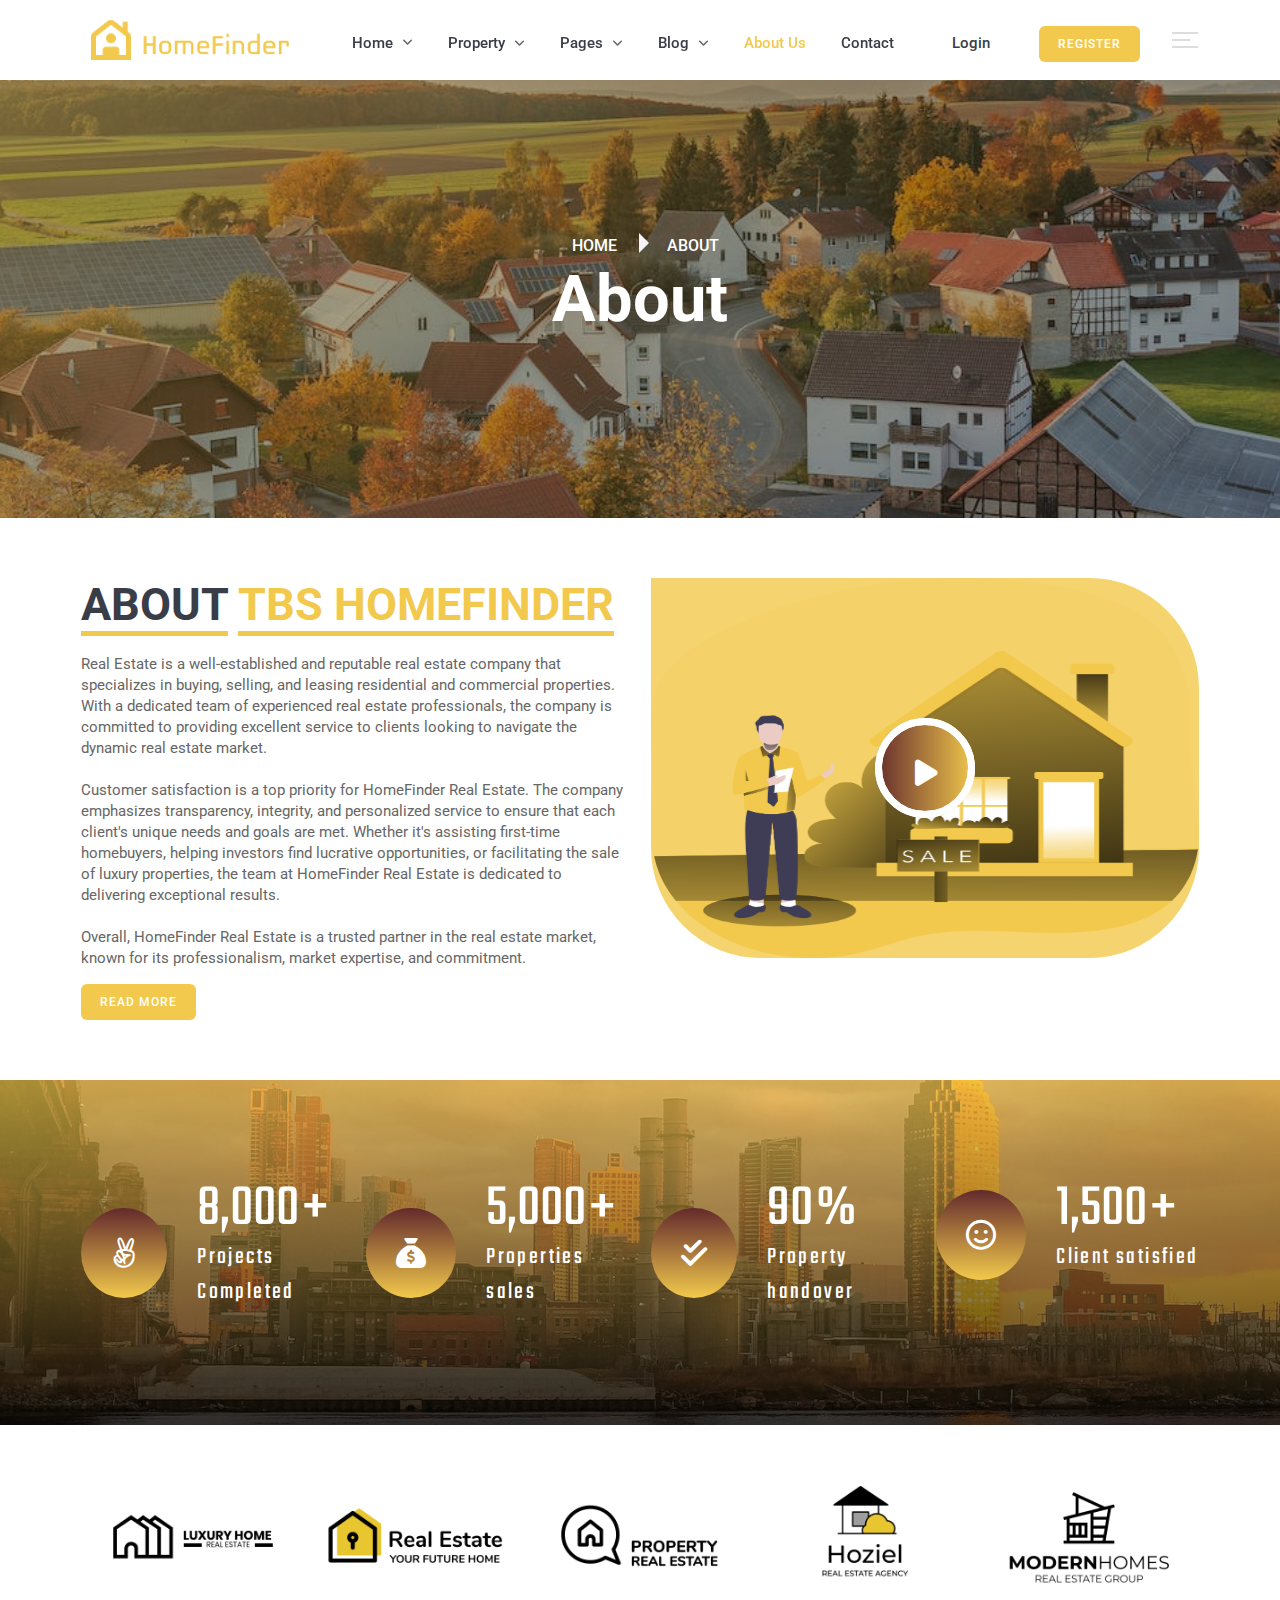
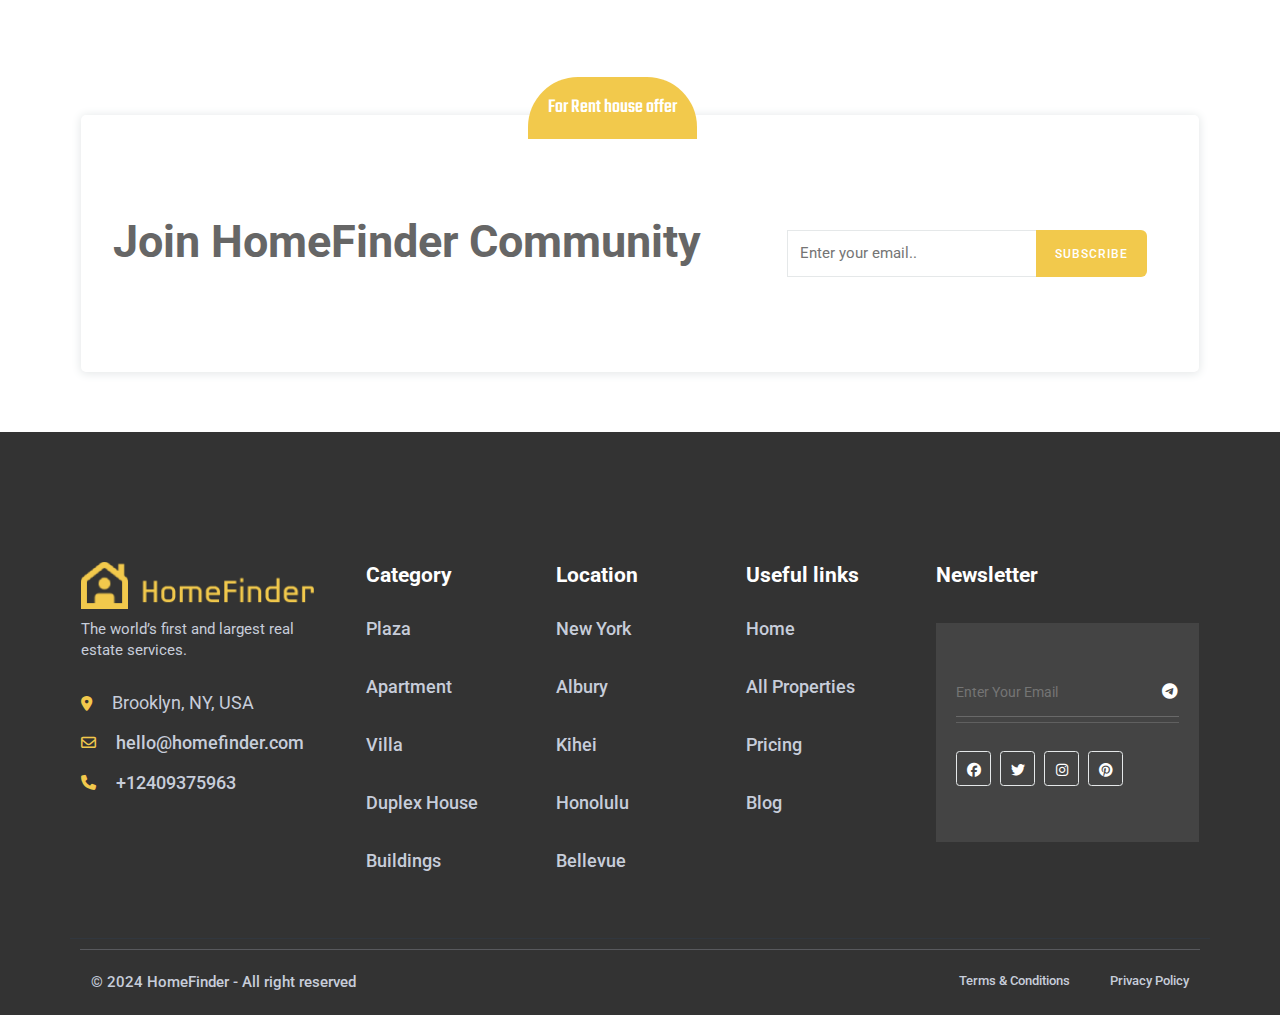
<file: about.html>
<!DOCTYPE html>
<html dir="ltr" lang="en">


 
<head>
    <meta name="viewport" content="width=device-width,initial-scale=1.0">
    <meta charset="utf-8">
    <meta name="description" content="HomeFinder">
    <meta name="keywords"
        content="real estate,real estate license,commercial real estate,compass real estate,real estate school,allegheny county real estate,real estate attorney,real estate agencies,australia real estate,agency real estate,real estate crowdfunding,digital real estate,real estate for sale,real estate finance,florida real estate">
    <meta name="author" content="TBS">

    <title>HomeFinder - Real Estate & Property HTML5 Template</title>

    <!-- FAVICON -->
    <link rel="icon" type="image/png" href="images/logo/favicon.png">
    <!-- GOOGLE FONTS -->
    <link rel="preconnect" href="https://fonts.googleapis.com/">
    <link rel="preconnect" href="https://fonts.gstatic.com/" crossorigin>
    <link rel="stylesheet"
        href="https://fonts.googleapis.com/css2?family=Roboto:wght@400;500;700&amp;family=Teko:wght@400;500;600;700&amp;display=swap">
    <!-- AOS CSS -->
    <link rel="stylesheet" href="css/aos.min.css">
    <!-- SELECT 2 CSS -->
    <link rel="stylesheet" href="css/select2.min.css">
    <!-- MAGNIFIC POPUP CSS -->
    <link rel="stylesheet" href="css/magnific-popup.css">
    <!-- FONTAWESOME CSS -->
    <link rel="stylesheet" href="css/all.min.css">
    <link rel="stylesheet" href="css/fontawesome.min.css">
    <!-- SLICK CSS -->
    <link rel="stylesheet" href="css/slick.css">
    <!-- BOOTSTRAP CSS -->
    <link rel="stylesheet" href="css/bootstrap.min.css">
    <!-- MAIN CSS -->
    <link rel="stylesheet" href="css/style.css">
</head>

<body>

    <!--=============================
    START HEADER SECTION
    ==============================-->
    <header>
        <nav class="navbar navbar-expand-lg main_menu">
            <div class="container container_large">
                <a class="navbar-brand" href="index.html">
                    <img src="images/logo/logo.png" alt="HomeFinder" class="img-fluid">
                </a> 
                <button class="navbar-toggle" type="button" id="navbarToggleBtn" data-bs-toggle="collapse" data-bs-target="#navbarNav"
                        aria-controls="navbarNav" aria-expanded="false" aria-label="Toggle navigation">
                    <i class="fas fa-bars bar_icon"></i> 
                    <i class="fa-solid fa-xmark close_icon"></i>
                </button>

                <div class="collapse navbar-collapse" id="navbarNav">
                    <ul class="navbar-nav  m-auto">
                        <li class="nav-item">
                            <a class="nav-link" href="#">Home <i class="fa-solid fa-angle-down fa-sm"></i> </a>
                            <ul class="dropdown_menu">
                                <li><a href="index.html">home style one</a></li>
                                <li><a href="index-2.html">home style two</a></li>
                            </ul>
                        </li>
                        <li class="nav-item">
                            <a class="nav-link" href="#">Property <i class="fa-solid fa-angle-down"></i> </a>
                            <ul class="dropdown_menu">
                                <li><a href="properties.html">Properties</a></li>
                                <li><a href="property-grid-view.html">Property grid view</a></li>
                                <li><a href="property-list-view.html">Property list view</a></li>
                                <li><a href="property-left-sidebar.html">Property left sidebar</a></li>
                                <li><a href="property-right-sidebar.html">Property right sidebar</a></li>
                                <li><a href="property-details.html">Property details</a></li>
                            </ul>
                        </li>
                        <li class="nav-item">
                            <a class="nav-link" href="#">pages <i class="fa-solid fa-angle-down"></i> </a>
                            <ul class="dropdown_menu">
                                <li><a href="blog.html">Blog</a></li>
                                <li><a href="blog-details.html">Blog details</a></li>
                                <li><a href="pricing.html">Pricing plan</a></li>
                                <li><a href="faq.html">FAQ's</a></li>
                                <li><a href="team-member.html">Team</a></li>
                            </ul>
                        </li>
                        <li class="nav-item">
                            <a class="nav-link" href="#">Blog <i class="fa-solid fa-angle-down"></i> </a>
                            <ul class="dropdown_menu">
                                <li><a href="blog.html">blog</a></li>
                                <li><a href="blog-details.html">blog details</a></li>
                            </ul>
                        </li>
                        <li class="nav-item">
                            <a class="nav-link active" href="about.html">About us</a>
                        </li>
                        <li class="nav-item">
                            <a class="nav-link" href="contact.html">contact</a>
                        </li>
                    </ul>
                    <ul class="menu_right d-flex align-items-center">
                        <li class="menu_btn">
                            <a href="#">Login</a>
                        </li>
                        <li class="menu_btn">
                            <a class="theme-btn" href="#">Register</a>
                        </li>
                        <li>
                            <div class="toggle_bar" data-bs-toggle="offcanvas" data-bs-target="#offcanvasRight"
                                aria-controls="offcanvasRight">
                                <span class="toggle_bar_1"></span>
                                <span class="toggle_bar_2"></span>
                                <span class="toggle_bar_1"></span>
                            </div>
                        </li>
                    </ul>
                </div>
            </div>
        </nav>

        <div class="menu_offcanvas offcanvas offcanvas-end" tabindex="-1" id="offcanvasRight">
            <button type="button" class="btn-close" data-bs-dismiss="offcanvas" aria-label="Close"><i
                    class="fa-solid fa-xmark"></i></button>
            <div class="offcanvas-body">
                <a class="offcanvas_logo" href="index.html">
                    <img src="images/logo/logo.png" alt="HomeFinder" class="img-fluid">
                </a>
                <p class="offcanvas_description">Real Estate is a well-established and reputable real estate company
                    that specializes in buying, selling, and leasing residential and commercial properties. With a
                    dedicated team of experienced real estate professionals, the company is committed to providing
                    excellent service to clients looking to navigate the dynamic real estate market.</p>
                <!-- offcanvas blog of top properties -->
                <div class="offcanvas_blog">
                    <h3>Top Properties</h3>
                    <ul>
                        <li>
                            <div class="img">
                                <img src="images/blog/recent-img-1.jpg" alt="blog" class="img-fluid w-100">
                            </div>
                            <div class="text">
                                <p><i class="fa-regular fa-calendar"></i> 14 November 2023</p>
                                <a class="title" href="blog-details.html">Mindblowing Home at Indiana</a>
                            </div>
                        </li>
                        <li>
                            <div class="img">
                                <img src="images/blog/recent-img-2.jpg" alt="blog" class="img-fluid w-100">
                            </div>
                            <div class="text">
                                <p><i class="fa-regular fa-calendar"></i> 15 January 2024</p>
                                <a class="title" href="blog-details.html">Awesome Plaza in Alabama</a>
                            </div>
                        </li>
                        <li>
                            <div class="img">
                                <img src="images/blog/recent-img-3.jpg" alt="blog" class="img-fluid w-100">
                            </div>
                            <div class="text">
                                <p><i class="fa-regular fa-calendar"></i> 25 February 2024</p>
                                <a class="title" href="blog-details.html">House In Los Washington</a>
                            </div>
                        </li>
                        <li>
                            <div class="img">
                                <img src="images/blog/recent-img.jpg" alt="blog" class="img-fluid w-100">
                            </div>
                            <div class="text">
                                <p><i class="fa-regular fa-calendar"></i> 29 February 2024</p>
                                <a class="title" href="blog-details.html">Luxury Apartment in NEw York</a>
                            </div>
                        </li>
                    </ul>
                </div>
                <!-- offcanvas contact -->
                <div class="offcanvas_contact">
                    <h4>Connected with us</h4>
                    <a class="call" href="callto:40276328246">+12409375963</a>
                    <a class="address" href="https://maps.app.goo.gl/tMcjy5Rk6jycxEEu6">Brooklyn, NY, USA</a>
                    <a class="mail" href="mailto:homefinder@gmail.com">homefinder@gmail.com</a>
                    <ul class="d-flex flex-wrap">
                        <li><a class="facebook" href="#"><i class="fab fa-facebook-f"></i></a></li>
                        <li><a class="twitter" href="#"><i class="fab fa-twitter"></i></a></li>
                        <li><a class="linkedin" href="#"><i class="fab fa-linkedin-in"></i></a></li>
                        <li><a class="youtube" href="#"><i class="fab fa-youtube"></i></a></li>
                    </ul>
                </div>
            </div>
        </div>
    </header>
    <!--=============================
    END HEADER SECTION   
    ==============================-->


    <!-- =================
    PAGE HEADER SECTION START
    =================== -->
    <div class="page-breadcrumb-area" style="background-image: url('images/section-bg/breadcumb-bg.png')">
        <div class="page-overlay"></div>
        <div class="container">
            <div class="row">
                <div class="col-md-12">
                    <div class="breadcrumb-wrapper">
                        <div class="breadcrumb-list">
                            <ul>
                                <li><a href="index.html">Home</a></li>
                                <li class="active"><a href="#">About</a></li>
                            </ul>
                        </div>
                        <div class="page-heading">
                            <h3 class="page-title">About</h3>
                        </div>
                    </div>
                </div>
            </div>
        </div>
    </div>
    <!-- =================
    END PAGE HEADER SECTION
    =================== -->


    <!-- =================
    START ABOUT SECTION
    =================== -->
    <div class="about-section  bg-white">
        <div class="container">
            <div class="row">
                <div class="col-12 col-md-6 col-lg-6">
                    <div class="about-info" data-aos="zoom-in-right">
                        <h2   data-aos="fade-right"><span>ABOUT</span> <span class="color-text"> TBS
                                HOMEFINDER </span></h2>
                        <p class="mt-4">
                            Real Estate is a well-established and reputable real estate company that specializes in
                            buying, selling, and leasing residential and commercial properties. With a dedicated team of
                            experienced real estate professionals, the company is committed to providing excellent
                            service to clients looking to navigate the dynamic real estate market. <br><br>

                            Customer satisfaction is a top priority for HomeFinder Real Estate. The company emphasizes
                            transparency, integrity, and personalized service to ensure that each client's unique needs
                            and goals are met. Whether it's assisting first-time homebuyers, helping investors find
                            lucrative opportunities, or facilitating the sale of luxury properties, the team at
                            HomeFinder Real Estate is dedicated to delivering exceptional results. <br><br>

                            Overall, HomeFinder Real Estate is a trusted partner in the real estate market, known for
                            its professionalism, market expertise, and commitment.
                        </p>

                        <div>
                            <a href="#" class="theme-btn">Read more</a>
                        </div>
                    </div>
                </div>
                <div class="col-12 col-md-6 col-lg-6">
                    <!-- VIDEO POPUP START -->
                    <div class="video-popup-wrapper video-popup">
                        <div class="video-box style-one">
                            <img src="images/about/video-popup.jpg" class="img-fluid" alt="video-popup">
                            <a href="https://www.youtube.com/watch?v=Qgz68yDSoD0" class="video-play">
                                <span>
                                    <i class="fa-solid fa-play"></i>
                                </span>
                                <span class="border-animation border-animation--border-1"></span>
                                <span class="border-animation border-animation--border-2"></span>
                            </a>
                        </div>
                    </div>
                    <!-- END VIDEO POPUP -->
                </div>
            </div>
        </div>
    </div>
    <!-- =================
    END ABOUT SECTION
    =================== -->

    <!-- =================
      START HISTORY COUNTER SECTION
    =================== -->
    <div class="history-counter">
        <div class="container">
            <div class="row">
                <div class="col-sm-6 col-md-6 col-lg-3">
                    <div class="counter-item">
                        <div class="icon">
                            <span><i class="fa-brands fa-angellist"></i></span>
                        </div>
                        <div class="content">
                            <span class="counter">8,000</span>
                            <span>+</span>
                                    <p>Projects Completed</p>
                        </div>
                    </div>
                </div>
                <div class="col-sm-6 col-md-6 col-lg-3">
                    <div class="counter-item">
                        <div class="icon">
                            <span><i class="fa-solid fa-sack-dollar"></i></span>
                        </div>
                        <div class="content">
                            <span class="counter">5,000</span>
                            <span>+</span>
                                    <p>Properties sales</p>
                        </div>
                    </div>
                </div>
                <div class="col-sm-6 col-md-6 col-lg-3">
                    <div class="counter-item">
                        <div class="icon">
                            <span><i class="fa-solid fa-check-double"></i></span>
                        </div>
                        <div class="content">
                            <span class="counter">90</span>
                            <span>%</span>
                                    <p>Property handover</p>
                        </div>
                    </div>
                </div>
                <div class="col-sm-6 col-md-6 col-lg-3">
                    <div class="counter-item">
                        <div class="icon">
                            <span><i class="fa-regular fa-face-smile"></i></span>
                        </div>
                        <div class="content">
                            <span class="counter">1,500</span>
                            <span>+</span>
                                    <p>Client satisfied</p>
                        </div>
                    </div>
                </div>
            </div>
        </div>
    </div>
    <!-- =================
      END HISTORY COUNTER SECTION
    =================== -->


    <!-- =================
      START BRAND SECTION
    =================== -->
    <div class="brand-slider-section">
        <div class="container">
            <div class="row">
                <div class="brands_slider">
                    <div class="item">
                        <img src="images/client-logo/client-logo-1.png" alt="Logo">
                    </div>
                    <div class="item">
                        <img src="images/client-logo/client-logo-2.png" alt="Logo">
                    </div>
                    <div class="item">
                        <img src="images/client-logo/client-logo-3.png" alt="Logo">
                    </div>
                    <div class="item">
                        <img src="images/client-logo/client-logo-4.png" alt="Logo">
                    </div>
                    <div class="item">
                        <img src="images/client-logo/client-logo-5.png" alt="Logo">
                    </div>
                    <div class="item">
                        <img src="images/client-logo/client-logo-6.png" alt="Logo">
                    </div>
                </div>
            </div>
        </div>
    </div>
    <!-- =================
      END BRAND SECTION
    =================== -->

    <!-- =================
      START SUBSCRIBE SECTION
    =================== -->
    <div class="subscribe-section">
        <div class="container">
            <div class="subscribe-wrapper">
                <div class="row">
                    <div class="col-12 col-md-7 col-lg-7">
                        <div class="subscribe-area-content">
                            <h5>For Rent house offer</h5>
                            <h2>Join HomeFinder Community</h2>
                        </div>
                    </div>
                    <div class="col-12 col-md-5 col-lg-5">
                        <div class="d-flex justify-content-center">
                            <div class="subscribe-area-button">
                                <div class="input-group mb-5 mt-3">
                                    <input type="email" name="email" placeholder="Enter your email..">
                                    <button class="theme-btn" type="button">Subscribe</button>
                                </div>
                            </div>
                        </div>
                    </div>

                </div>
            </div>
        </div>
    </div>
    <!-- =================
    END SUBSCRIBE SECTION
    =================== -->

    <!-- =================
      START FOOTER SECTION
    =================== -->
    <footer class="footer-section">
        <div class="footer-sec">
            <div class="container">
                <div class="row">
                    <div class="col-xxl-3 col-xl-3 col-lg-3 col-md-6">
                        <div class="footer-widget">
                            <div class="footer-widget-info">
                                <div class="footer-logo">
                                    <a href="index.html">
                                        <div class="logo-section">
                                            <div>
                                                <img src="images/logo/logo.png" alt="Footer Logo">
                                            </div>
                                        </div>
                                    </a>
                                    <p>
                                        The world’s first and largest real estate services.
                                    </p>
                                </div>
                                <div class="footer-widget-contact">
                                    <div class="footer-contact">
                                        <ul>
                                            <li>
                                                <div class="contact-icon">
                                                    <i class="fa-solid fa-location-dot"></i>
                                                </div>
                                                <div class="contact-text">
                                                    <span>Brooklyn, NY, USA</span>
                                                </div>
                                            </li>
                                            <li>
                                                <div class="contact-icon">
                                                    <i class="fa-regular fa-envelope"></i>
                                                </div>
                                                <div class="contact-text">
                                                    <a href="mailto:hello@homefinder.com"><span>hello@homefinder.com</span></a>
                                                </div>
                                            </li>
                                            <li>
                                                <div class="contact-icon">
                                                    <i class="fa-solid fa-phone"></i>
                                                </div>
                                                <div class="contact-text">
                                                    <a href="tell:+12409375963">
                                                        <span>+12409375963</span>
                                                    </a>
                                                </div>
                                            </li>
                                        </ul>
                                    </div>
                                </div>
                            </div>
                        </div>
                    </div>

                    <div class="col-xxl-2 col-xl-2 col-lg-2 col-md-6">
                        <div class="footer-widget widget_nav_menu">
                            <h2 class="footer-widget-title">Category</h2>
                            <ul class="menu">
                                <li><a href="properties.html">Plaza</a></li>
                                <li><a href="properties.html">Apartment</a></li>
                                <li><a href="properties.html">Villa</a></li>
                                <li><a href="properties.html">Duplex house</a></li>
                                <li><a href="properties.html">Buildings</a></li>
                            </ul>
                        </div>
                    </div>

                    <div class="col-xxl-2 col-xl-2 col-lg-2 col-md-6">
                        <div class="footer-widget widget_nav_menu">
                            <h2 class="footer-widget-title">Location</h2>
                            <ul class="menu">
                                <li><a href="#">New york</a></li>
                                <li><a href="#">Albury</a></li>
                                <li><a href="#">Kihei</a></li>
                                <li><a href="#">Honolulu</a></li>
                                <li><a href="#">Bellevue</a></li>
                            </ul>
                        </div>
                    </div>

                    <div class="col-xxl-2 col-xl-2 col-lg-2 col-md-6">
                        <div class="footer-widget widget_nav_menu">
                            <h2 class="footer-widget-title">Useful links</h2>
                            <ul class="menu">
                                <li><a href="index.html">Home</a></li>
                                <li><a href="properties.html">All properties</a></li>
                                <li><a href="pricing.html">Pricing</a></li>
                                <li><a href="blog.html">Blog</a></li>
                            </ul>
                        </div>
                    </div>

                    <div class="col-xxl-3 col-xl-3 col-lg-3 col-md-6">
                        <div class="footer-widget widget_nav_menu">
                            <h2 class="footer-widget-title">Newsletter</h2>
                            <div class="newsletter-card-wrapper style-two">
                                <div class="newsletter-card">
                                    <div class="subscribe-form">
                                        <form method="post" action="#">
                                            <div class="form-group">
                                                <input type="email" name="email" value="" placeholder="Enter Your Email"
                                                    required="">
                                                <button type="submit" class="submit-btn"><i
                                                        class="fab fa-telegram-plane"></i></button>
                                            </div>
                                        </form>
                                    </div>

                                    <div class="icon-box-wrapper style-one">
                                        <div class="icon-box">
                                            <div class="icons">
                                                <a href="#"><i class="fa-brands fa-facebook"></i></a>
                                                <a href="#"><i class="fa-brands fa-twitter"></i></a>
                                                <a href="#"><i class="fa-brands fa-instagram"></i></a>
                                                <a href="#"><i class="fa-brands fa-pinterest"></i></a>
                                            </div>
                                        </div>
                                    </div>

                                </div>
                            </div>
                        </div>
                    </div>
                    <div class="footer-bottom-area">
                        <hr>
                        <div class="container">
                            <div class="row">
                                <div class="col-lg-6 text-md-center">
                                    <div class="copyright-text"> <a href="#"
                                            target="_blank">© 2024 HomeFinder - All right reserved</a>
                                    </div>
                                </div>
                                <div class="col-lg-6">
                                    <div class="footer-bottom-menu">
                                        <ul>
                                            <li>
                                                <a href="#">Terms & Conditions</a>
                                            </li>
                                            <li>
                                                <a href="#">Privacy Policy</a>
                                            </li>
                                        </ul>
                                    </div>
                                </div>
                            </div>
                        </div>
                    </div>
                </div>
            </div>
        </div>
    </footer>
    <!-- =================
      END FOOTER SECTION
    =================== -->

    <!-- =================
      START SCROLL UP SECTION
    =================== -->
    <div id="scrollTop" class="scrollup-wrapper">
        <div class="scrollup-btn">
            <i class="fa-solid fa-angle-up"></i>
        </div>
    </div>
    <!-- =================
    END SCROLL UP SECTION
    =================== -->


    <!-- JQUERY PLUGIN JS -->
    <script src="js/jquery.min.js"></script>
    <!-- BOOTSTRAP JS -->
    <script src="js/bootstrap.min.js"></script>
    <!-- SELECT 2 PLUGIN JS -->
    <script src="js/select2.min.js"></script>
    <!-- SLICK PLUGIN JS -->
    <script src="js/slick.js"></script>
    <!-- COUNTERUP PLUGIN JS -->
    <script src="js/jquery.counterup.min.js"></script>
    <!-- MAGNIFIC PLUGIN JS -->
    <script src="js/jquery.magnific-popup.min.js"></script>
    <!-- AOS PLUGIN JS -->
    <script src="js/aos.js"></script>
    <!-- TILT PLUGIN JS -->
    <script src="js/tilt.jquery.js"></script>
    <!-- WAYPOINTS PLUGIN JS -->
    <script src="js/waypoints.js"></script> 
    <!-- MAIN JS -->
    <script src="js/custom.js"></script>

</body>
 
</html>
</file>
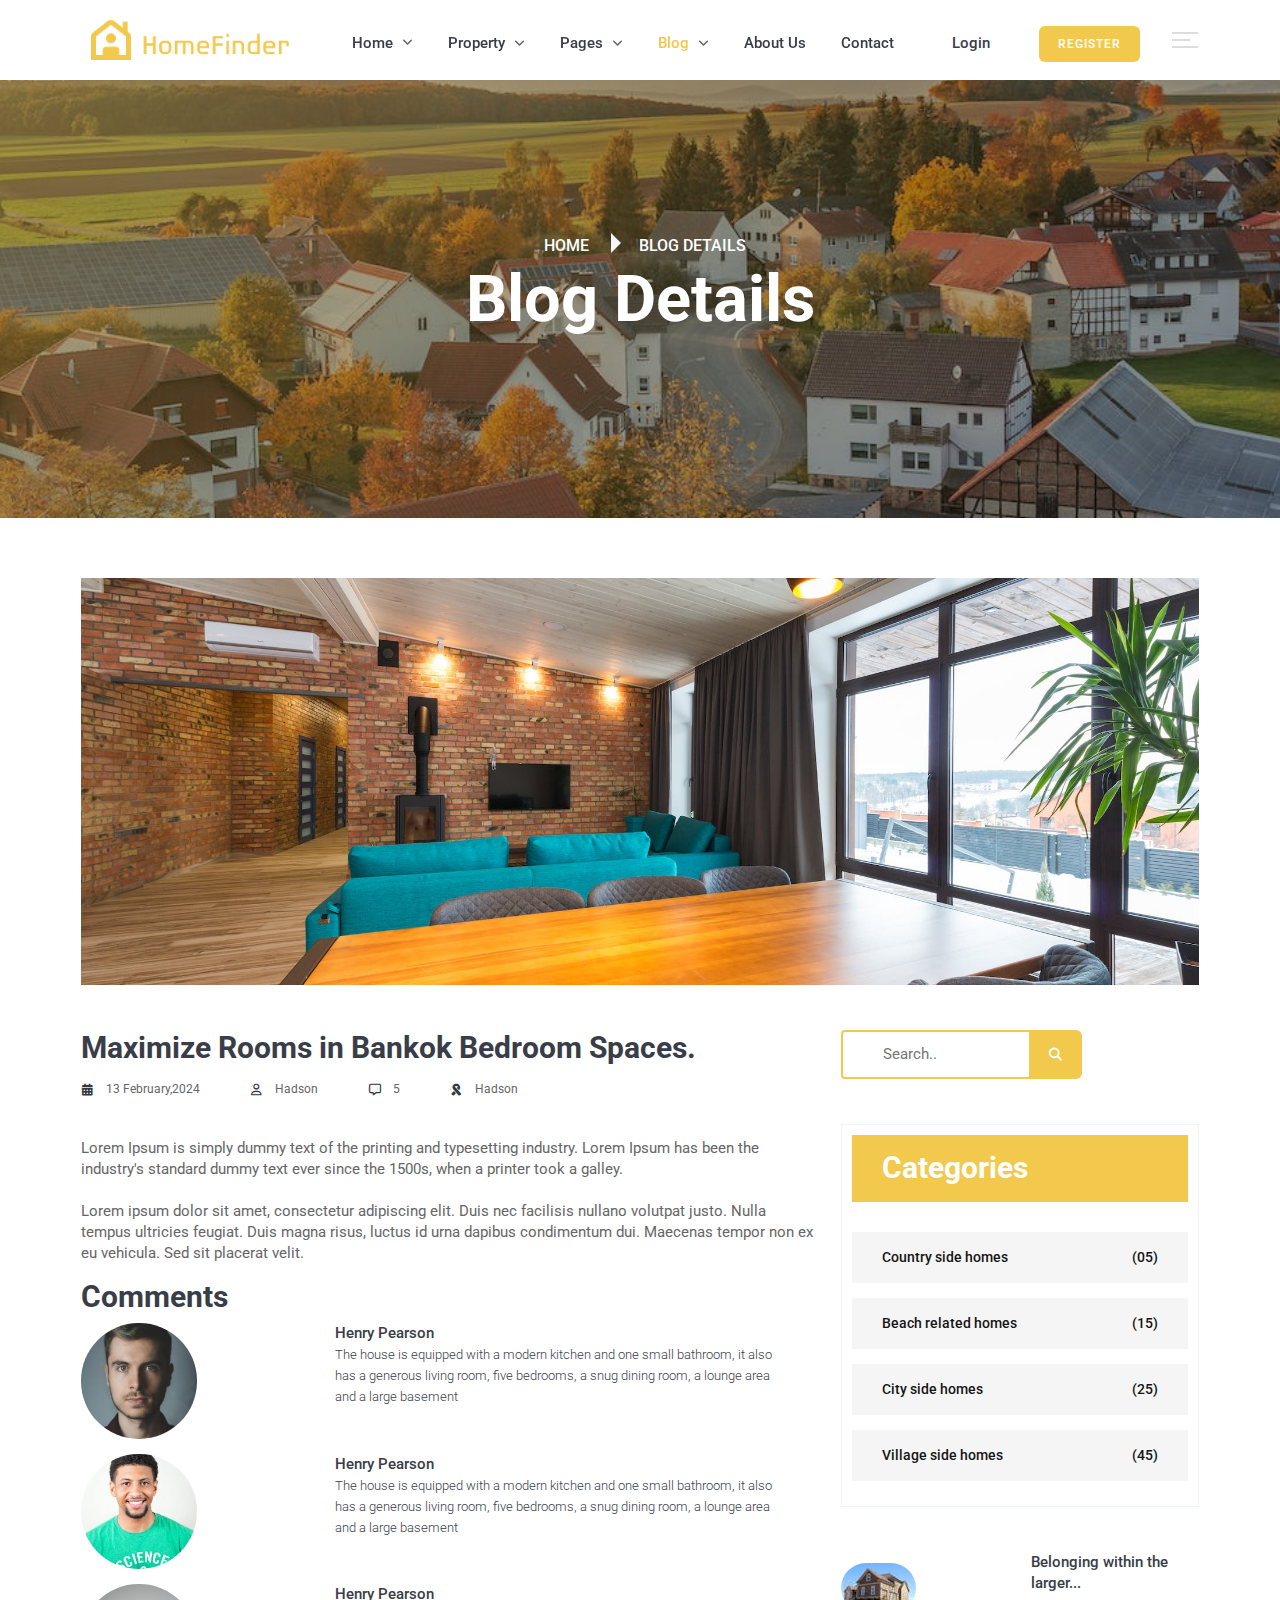
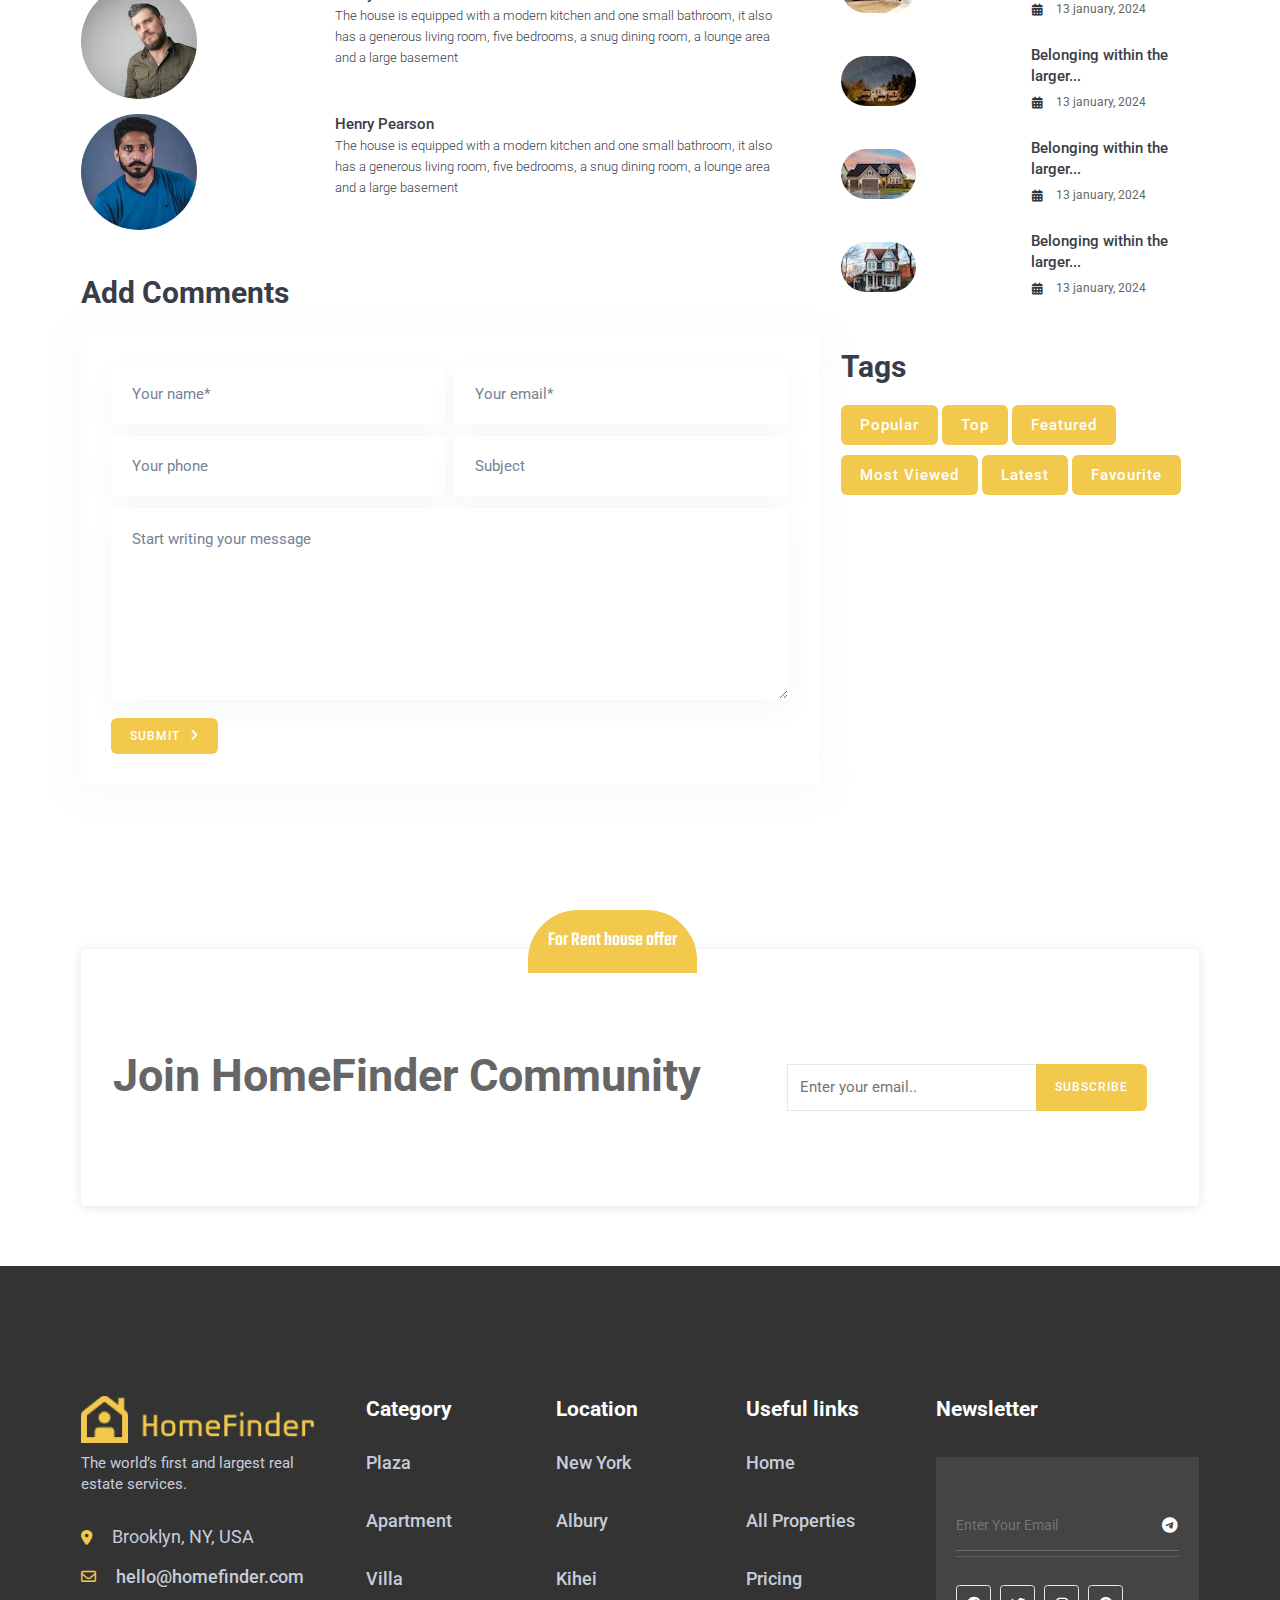
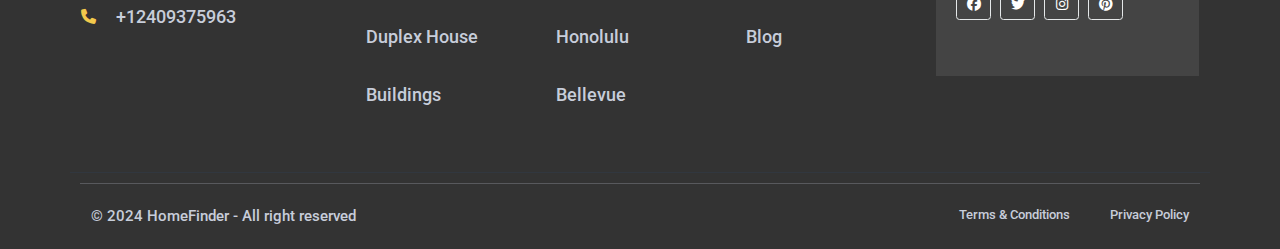
<file: blog-details.html>
<!DOCTYPE html>
<html dir="ltr" lang="en">


 
<head>
    <meta name="viewport" content="width=device-width,initial-scale=1.0">
    <meta charset="utf-8">
    <meta name="description" content="HomeFinder">
    <meta name="keywords"
        content="real estate,real estate license,commercial real estate,compass real estate,real estate school,allegheny county real estate,real estate attorney,real estate agencies,australia real estate,agency real estate,real estate crowdfunding,digital real estate,real estate for sale,real estate finance,florida real estate">
    <meta name="author" content="TBS">

    <title>HomeFinder - Real Estate & Property HTML5 Template</title>

    <!-- FAVICON -->
    <link rel="icon" type="image/png" href="images/logo/favicon.png">
    <!-- GOOGLE FONTS -->
    <link rel="preconnect" href="https://fonts.googleapis.com/">
    <link rel="preconnect" href="https://fonts.gstatic.com/" crossorigin>
    <link rel="stylesheet"
        href="https://fonts.googleapis.com/css2?family=Roboto:wght@400;500;700&amp;family=Teko:wght@400;500;600;700&amp;display=swap">
    <!-- AOS CSS -->
    <link rel="stylesheet" href="css/aos.min.css">
    <!-- SELECT 2 CSS -->
    <link rel="stylesheet" href="css/select2.min.css">
    <!-- MAGNIFIC POPUP CSS -->
    <link rel="stylesheet" href="css/magnific-popup.css">
    <!-- FONTAWESOME CSS -->
    <link rel="stylesheet" href="css/all.min.css">
    <link rel="stylesheet" href="css/fontawesome.min.css">
    <!-- SLICK CSS -->
    <link rel="stylesheet" href="css/slick.css">
    <!-- BOOTSTRAP CSS -->
    <link rel="stylesheet" href="css/bootstrap.min.css">
    <!-- MAIN CSS -->
    <link rel="stylesheet" href="css/style.css">
</head>

<body>

    <!--=============================
    START HEADER SECTION
    ==============================-->
    <header>
        <nav class="navbar navbar-expand-lg main_menu">
            <div class="container container_large">
                <a class="navbar-brand" href="index.html">
                    <img src="images/logo/logo.png" alt="HomeFinder" class="img-fluid">
                </a> 
                <button class="navbar-toggle" type="button" id="navbarToggleBtn" data-bs-toggle="collapse" data-bs-target="#navbarNav"
                        aria-controls="navbarNav" aria-expanded="false" aria-label="Toggle navigation">
                    <i class="fas fa-bars bar_icon"></i> 
                    <i class="fa-solid fa-xmark close_icon"></i>
                </button>

                <div class="collapse navbar-collapse" id="navbarNav">
                    <ul class="navbar-nav  m-auto">
                        <li class="nav-item">
                            <a class="nav-link" href="#">Home <i class="fa-solid fa-angle-down fa-sm"></i> </a>
                            <ul class="dropdown_menu">
                                <li><a href="index.html">home style one</a></li>
                                <li><a href="index-2.html">home style two</a></li>
                            </ul>
                        </li>
                        <li class="nav-item">
                            <a class="nav-link" href="#">Property <i class="fa-solid fa-angle-down"></i> </a>
                            <ul class="dropdown_menu">
                                <li><a href="properties.html">Properties</a></li>
                                <li><a href="property-grid-view.html">Property grid view</a></li>
                                <li><a href="property-list-view.html">Property list view</a></li>
                                <li><a href="property-left-sidebar.html">Property left sidebar</a></li>
                                <li><a href="property-right-sidebar.html">Property right sidebar</a></li>
                                <li><a href="property-details.html">Property details</a></li>
                            </ul>
                        </li>
                        <li class="nav-item">
                            <a class="nav-link" href="#">pages <i class="fa-solid fa-angle-down"></i> </a>
                            <ul class="dropdown_menu">
                                <li><a href="blog.html">Blog</a></li>
                                <li><a href="blog-details.html">Blog details</a></li>
                                <li><a href="pricing.html">Pricing plan</a></li>
                                <li><a href="faq.html">FAQ's</a></li>
                                <li><a href="team-member.html">Team</a></li>
                            </ul>
                        </li>
                        <li class="nav-item">
                            <a class="nav-link active" href="#">Blog <i class="fa-solid fa-angle-down"></i> </a>
                            <ul class="dropdown_menu">
                                <li><a href="blog.html">blog</a></li>
                                <li><a class="active" href="blog-details.html">blog details</a></li>
                            </ul>
                        </li>
                        <li class="nav-item">
                            <a class="nav-link" href="about.html">About us</a>
                        </li>
                        <li class="nav-item">
                            <a class="nav-link" href="contact.html">contact</a>
                        </li>
                    </ul>
                    <ul class="menu_right d-flex align-items-center">
                        <li class="menu_btn">
                            <a href="#">Login</a>
                        </li>
                        <li class="menu_btn">
                            <a class="theme-btn" href="#">Register</a>
                        </li>
                        <li>
                            <div class="toggle_bar" data-bs-toggle="offcanvas" data-bs-target="#offcanvasRight"
                                aria-controls="offcanvasRight">
                                <span class="toggle_bar_1"></span>
                                <span class="toggle_bar_2"></span>
                                <span class="toggle_bar_1"></span>
                            </div>
                        </li>
                    </ul>
                </div>
            </div>
        </nav>

        <div class="menu_offcanvas offcanvas offcanvas-end" tabindex="-1" id="offcanvasRight">
            <button type="button" class="btn-close" data-bs-dismiss="offcanvas" aria-label="Close"><i
                    class="fa-solid fa-xmark"></i></button>
            <div class="offcanvas-body">
                <a class="offcanvas_logo" href="index.html">
                    <img src="images/logo/logo.png" alt="HomeFinder" class="img-fluid">
                </a>
                <p class="offcanvas_description">Real Estate is a well-established and reputable real estate company
                    that specializes in buying, selling, and leasing residential and commercial properties. With a
                    dedicated team of experienced real estate professionals, the company is committed to providing
                    excellent service to clients looking to navigate the dynamic real estate market.</p>
                <!-- offcanvas blog of top properties -->
                <div class="offcanvas_blog">
                    <h3>Top Properties</h3>
                    <ul>
                        <li>
                            <div class="img">
                                <img src="images/blog/recent-img-1.jpg" alt="blog" class="img-fluid w-100">
                            </div>
                            <div class="text">
                                <p><i class="fa-regular fa-calendar"></i> 14 November 2023</p>
                                <a class="title" href="blog-details.html">Mindblowing Home at Indiana</a>
                            </div>
                        </li>
                        <li>
                            <div class="img">
                                <img src="images/blog/recent-img-2.jpg" alt="blog" class="img-fluid w-100">
                            </div>
                            <div class="text">
                                <p><i class="fa-regular fa-calendar"></i> 15 January 2024</p>
                                <a class="title" href="blog-details.html">Awesome Plaza in Alabama</a>
                            </div>
                        </li>
                        <li>
                            <div class="img">
                                <img src="images/blog/recent-img-3.jpg" alt="blog" class="img-fluid w-100">
                            </div>
                            <div class="text">
                                <p><i class="fa-regular fa-calendar"></i> 25 February 2024</p>
                                <a class="title" href="blog-details.html">House In Los Washington</a>
                            </div>
                        </li>
                        <li>
                            <div class="img">
                                <img src="images/blog/recent-img.jpg" alt="blog" class="img-fluid w-100">
                            </div>
                            <div class="text">
                                <p><i class="fa-regular fa-calendar"></i> 29 February 2024</p>
                                <a class="title" href="blog-details.html">Luxury Apartment in NEw York</a>
                            </div>
                        </li>
                    </ul>
                </div>
                <!-- offcanvas contact -->
                <div class="offcanvas_contact">
                    <h4>Connected with us</h4>
                    <a class="call" href="callto:40276328246">+12409375963</a>
                    <a class="address" href="https://maps.app.goo.gl/tMcjy5Rk6jycxEEu6">Brooklyn, NY, USA</a>
                    <a class="mail" href="mailto:homefinder@gmail.com">homefinder@gmail.com</a>
                    <ul class="d-flex flex-wrap">
                        <li><a class="facebook" href="#"><i class="fab fa-facebook-f"></i></a></li>
                        <li><a class="twitter" href="#"><i class="fab fa-twitter"></i></a></li>
                        <li><a class="linkedin" href="#"><i class="fab fa-linkedin-in"></i></a></li>
                        <li><a class="youtube" href="#"><i class="fab fa-youtube"></i></a></li>
                    </ul>
                </div>
            </div>
        </div>
    </header>
    <!--=============================
    END HEADER SECTION   
    ==============================-->


    <!-- =================
    PAGE HEADER SECTION START
    =================== -->
    <div class="page-breadcrumb-area page-bg" style="background-image: url('images/section-bg/breadcumb-bg.png')">
        <div class="page-overlay"></div>
        <div class="container">
            <div class="row">
                <div class="col-md-12">
                    <div class="breadcrumb-wrapper">
                        <div class="breadcrumb-list">
                            <ul>
                                <li><a href="index.html">Home</a></li>
                                <li class="active"><a href="#">Blog details</a></li>
                            </ul>
                        </div>
                        <div class="page-heading">
                            <h3 class="page-title">Blog details</h3>
                        </div>
                    </div>
                </div>
            </div>
        </div>
    </div>
    <!-- =================
    END PAGE HEADER SECTION
    =================== -->

    <!-- =================
      START BLOG DETAILS SECTION
    =================== -->
    <div class="blog-details-section">
        <div class="container">
            <div class="row">
                <div class="col-12">
                    <div class="image-area">
                        <img src="images/blog-detail/blog-details-1.jpg" class="img-fluid" alt="blog-details">
                    </div>
                </div>
            </div>
            <div class="row">
                <div class="col-12 col-md-6 col-lg-8 mb-5">
                    <h3 class="mt-5">Maximize Rooms in Bankok Bedroom Spaces.</h3>
                    <div class="calendar-area">
                        <a href="#">
                            <div class="icon-content">
                                <div class="icon">
                                    <i class="fa-solid fa-calendar-days"></i>
                                </div>
                                <div class="content">13 February,2024</div>
                            </div>
                        </a>
                        <a href="#">
                            <div class="icon-content">
                                <div class="icon">
                                    <i class="fa-regular fa-user fa-fw"></i>
                                </div>
                                <div class="content">Hadson</div>
                            </div>
                        </a>
                        <a href="#">
                            <div class="icon-content">
                                <div class="icon">
                                    <i class="fa-regular fa-message"></i>
                                </div>
                                <div class="content">5</div>
                            </div>
                        </a><a href="#">
                            <div class="icon-content">
                                <div class="icon">
                                    <i class="fa-solid fa-ribbon"></i>
                                </div>
                                <div class="content">Hadson</div>
                            </div>
                        </a>
                    </div>
                    <p>
                        Lorem Ipsum is simply dummy text of the printing and typesetting industry. Lorem Ipsum has been
                        the industry's standard dummy text ever since the 1500s, when a printer took a galley. <br> <br>

                        Lorem ipsum dolor sit amet, consectetur adipiscing elit. Duis nec facilisis nullano volutpat
                        justo. Nulla tempus ultricies feugiat. Duis magna risus, luctus id urna dapibus condimentum dui.
                        Maecenas tempor non ex eu vehicula. Sed sit placerat velit.
                    </p>
                    <h3>Comments</h3>
                    <!-- Recent post box area -->
                    <div class="recent-post-box-area mb-5">

                        <!-- Recent comment box one -->
                        <div class="recent-comment-box mb-3">
                            <a href="#">
                                <div class="recent-image-box style-two">
                                    <div class="row">
                                        <div class="col-4">
                                            <div class="image">
                                                <img src="images/blog-detail/profile-1.jpg"
                                                    class="img-fluid  rounded-circle w-50" alt="recent-img">
                                            </div>
                                        </div>
                                        <div class="col-8">
                                            <div class="recent-comment-box">
                                                <div class="commenter">
                                                    Henry Pearson
                                                </div>
                                                <div class="comment-content">
                                                    <div class="content">The house is equipped with a modern kitchen and
                                                        one small bathroom, it also has a generous living room, five
                                                        bedrooms, a snug dining room, a lounge area and a large basement
                                                    </div>
                                                </div>
                                            </div>
                                        </div>
                                    </div>
                                </div>
                            </a>
                        </div>

                        <!-- Recent comment box two -->
                        <div class="recent-comment-box mb-3">
                            <a href="#">
                                <div class="recent-image-box style-two">
                                    <div class="row">
                                        <div class="col-4">
                                            <div class="image">
                                                <img src="images/blog-detail/profile-2.jpg"
                                                    class="img-fluid  rounded-circle w-50" alt="recent-img">
                                            </div>
                                        </div>
                                        <div class="col-8">
                                            <div class="recent-comment-box">
                                                <div class="commenter">
                                                    Henry Pearson
                                                </div>
                                                <div class="comment-content">
                                                    <div class="content">The house is equipped with a modern kitchen and
                                                        one small bathroom, it also has a generous living room, five
                                                        bedrooms, a snug dining room, a lounge area and a large basement
                                                    </div>
                                                </div>
                                            </div>
                                        </div>
                                    </div>
                                </div>
                            </a>
                        </div>

                        <!-- Recent comment box three -->
                        <div class="recent-comment-box mb-3">
                            <a href="#">
                                <div class="recent-image-box style-two">
                                    <div class="row">
                                        <div class="col-4">
                                            <div class="image">
                                                <img src="images/blog-detail/profile-3.jpg"
                                                    class="img-fluid  rounded-circle w-50" alt="recent-img">
                                            </div>
                                        </div>
                                        <div class="col-8">
                                            <div class="recent-comment-box">
                                                <div class="commenter">
                                                    Henry Pearson
                                                </div>
                                                <div class="comment-content">
                                                    <div class="content">The house is equipped with a modern kitchen and
                                                        one small bathroom, it also has a generous living room, five
                                                        bedrooms, a snug dining room, a lounge area and a large basement
                                                    </div>
                                                </div>
                                            </div>
                                        </div>
                                    </div>
                                </div>
                            </a>
                        </div>

                        <!-- Recent comment box four -->
                        <div class="recent-comment-box mb-3">
                            <a href="#">
                                <div class="recent-image-box style-two">
                                    <div class="row">
                                        <div class="col-4">
                                            <div class="image">
                                                <img src="images/blog-detail/profile-4.jpg"
                                                    class="img-fluid  rounded-circle w-50" alt="recent-img">
                                            </div>
                                        </div>
                                        <div class="col-8">
                                            <div class="recent-comment-box">
                                                <div class="commenter">
                                                    Henry Pearson
                                                </div>
                                                <div class="comment-content">
                                                    <div class="content">The house is equipped with a modern kitchen and
                                                        one small bathroom, it also has a generous living room, five
                                                        bedrooms, a snug dining room, a lounge area and a large basement
                                                    </div>
                                                </div>
                                            </div>
                                        </div>
                                    </div>
                                </div>
                            </a>
                        </div>
                    </div>
                    <!-- Submit form Start -->
                    <div class="row justify-content-center">
                        <div class="col-12">
                            <div class="title">
                                <h3 class="text-left">Add Comments</h3>
                            </div>
                        </div>
                    </div>
                    <div class="row justify-content-center">
                        <div class="col-lg-12">
                            <!-- Comment Form Start -->
                            <div class="comment-respond mt-3">
                                <form action="#" method="post" class="comment-form">
                                    <div class="row gx-2">
                                        <div class="col-xl-6">
                                            <div class="contacts-name">
                                                <input name="author" type="text" placeholder="Your name*">
                                            </div>
                                        </div>
                                        <div class="col-xl-6">
                                            <div class="contacts-email">
                                                <input name="email" type="text" placeholder="Your email*">
                                            </div>
                                        </div>
                                        <div class="col-xl-6">
                                            <div class="contacts-name">
                                                <input name="phone" type="text" placeholder="Your phone">
                                            </div>
                                        </div>
                                        <div class="col-xl-6">
                                            <div class="contacts-name">
                                                <input name="website" type="text" placeholder="Subject">
                                            </div>
                                        </div>
                                        <div class="col-xl-12">
                                            <div class="contacts-message">
                                                <textarea name="comment" cols="20" rows="3"
                                                    placeholder="Start writing your message"></textarea>
                                            </div>
                                        </div>
                                        <div class="col-12">
                                            <button class="theme-btn" type="submit">Submit<span class="icon"><i
                                                        class="fa-solid fa-angle-right"></i></span></button>
                                        </div>
                                    </div>
                                </form>
                            </div>
                            <!-- Comment Form End -->
                        </div>
                    </div>
                    <!-- Submit form End -->
                </div>
                <div class="col-12 col-md-6 col-lg-4 d-flex justify-content-center ">
                    <div class="sidebar-wrapper">
                        <div class="sidebar">
                            <div class="input-group my-5">
                                <input type="text" name="search" placeholder="Search..">
                                <button class="theme-btn" type="button">
                                    <i class="fas fa-search"></i>
                                </button>
                            </div>
                            <div class="categories mb-5">
                                <h3>Categories</h3>
                                <ul>
                                    <li>
                                        <a href="#" class="category-item">
                                            <div class="topic">Country side homes</div>
                                            <div class="quantity">(05)</div>
                                        </a>
                                    </li>
                                    <li>
                                        <a href="#" class="category-item">
                                            <div class="topic">Beach related homes</div>
                                            <div class="quantity">(15)</div>
                                        </a>
                                    </li>
                                    <li>
                                        <a href="#" class="category-item">
                                            <div class="topic">City side homes</div>
                                            <div class="quantity">(25)</div>
                                        </a>
                                    </li>
                                    <li>
                                        <a href="#" class="category-item">
                                            <div class="topic">Village side homes</div>
                                            <div class="quantity">(45)</div>
                                        </a>
                                    </li>
                                </ul>
                            </div>

                            <!-- Recent post box area -->
                            <div class="recent-post-box-area mb-5">

                                <!-- Recent post box one -->
                                <div class="recent-post-box">
                                    <a href="#">
                                        <div class="row recent-post">
                                            <div class="col-6 image">
                                                <img src="images/blog/recent-img.jpg" class="img-fluid rounded-5"
                                                    alt="recent-img">
                                            </div>
                                            <div class="col-6 recent-icon-box">
                                                <div class="icon-text">
                                                    Belonging within the larger...
                                                </div>
                                                <div class="icon-content">
                                                    <div class="icon"><i class="fa-solid fa-calendar-days"></i></div>
                                                    <div class="content">13 january, 2024</div>
                                                </div>
                                            </div>
                                        </div>
                                    </a>
                                </div>

                                <!-- Recent post box two -->
                                <div class="recent-post-box">
                                    <a href="#">
                                        <div class="row recent-post">
                                            <div class="col-6 image">
                                                <img src="images/blog/recent-img-2.jpg" class="img-fluid rounded-5"
                                                    alt="recent-img">
                                            </div>
                                            <div class="col-6 recent-icon-box">
                                                <div class="icon-text">
                                                    Belonging within the larger...
                                                </div>
                                                <div class="icon-content">
                                                    <div class="icon"><i class="fa-solid fa-calendar-days"></i></div>
                                                    <div class="content">13 january, 2024</div>
                                                </div>
                                            </div>
                                        </div>
                                    </a>
                                </div>

                                <!-- Recent post box three -->
                                <div class="recent-post-box">
                                    <a href="#">
                                        <div class="row recent-post">
                                            <div class="col-6 image">
                                                <img src="images/blog/recent-img-3.jpg" class="img-fluid rounded-5"
                                                    alt="recent-img">
                                            </div>
                                            <div class="col-6 recent-icon-box">
                                                <div class="icon-text">
                                                    Belonging within the larger...
                                                </div>
                                                <div class="icon-content">
                                                    <div class="icon"><i class="fa-solid fa-calendar-days"></i></div>
                                                    <div class="content">13 january, 2024</div>
                                                </div>
                                            </div>
                                        </div>
                                    </a>
                                </div>

                                <!-- Recent post box four -->
                                <div class="recent-post-box">
                                    <a href="#">
                                        <div class="row recent-post">
                                            <div class="col-6 image">
                                                <img src="images/blog/recent-img-1.jpg" class="img-fluid rounded-5"
                                                    alt="recent-img">
                                            </div>
                                            <div class="col-6 recent-icon-box">
                                                <div class="icon-text">
                                                    Belonging within the larger...
                                                </div>
                                                <div class="icon-content">
                                                    <div class="icon"><i class="fa-solid fa-calendar-days"></i></div>
                                                    <div class="content">13 january, 2024</div>
                                                </div>
                                            </div>
                                        </div>
                                    </a>
                                </div>
                            </div>

                            <!-- Tag area -->
                            <div class="tag-area">
                                <div class="tag-title">
                                    <h3>Tags</h3>
                                </div>
                                <a href="#" class=" theme-btn">Popular</a>
                                <a href="#" class=" theme-btn">Top</a>
                                <a href="#" class=" theme-btn">Featured</a>
                                <a href="#" class=" theme-btn">Most viewed </a>
                                <a href="#" class=" theme-btn">Latest</a>
                                <a href="#" class=" theme-btn">Favourite</a>
                            </div>
                        </div>
                    </div>
                </div>
            </div>
        </div>
    </div>
    <!-- =================
    END BLOG DETAILS SECTION
    =================== -->


    <!-- =================
      START SUBSCRIBE SECTION
    =================== -->
    <div class="subscribe-section">
        <div class="container">
            <div class="subscribe-wrapper">
                <div class="row">
                    <div class="col-12 col-md-7 col-lg-7">
                        <div class="subscribe-area-content">
                            <h5>For Rent house offer</h5>
                            <h2>Join HomeFinder Community</h2>
                        </div>
                    </div>
                    <div class="col-12 col-md-5 col-lg-5">
                        <div class="d-flex justify-content-center">
                            <div class="subscribe-area-button">
                                <div class="input-group mb-5 mt-3">
                                    <input type="email" name="email" placeholder="Enter your email..">
                                    <button class="theme-btn" type="button">Subscribe</button>
                                </div>
                            </div>
                        </div>
                    </div>

                </div>
            </div>
        </div>
    </div>
    <!-- =================
    END SUBSCRIBE SECTION
    =================== -->


    <!-- =================
      START FOOTER SECTION
    =================== -->
    <footer class="footer-section">
        <div class="footer-sec">
            <div class="container">
                <div class="row">
                    <div class="col-xxl-3 col-xl-3 col-lg-3 col-md-6">
                        <div class="footer-widget">
                            <div class="footer-widget-info">
                                <div class="footer-logo">
                                    <a href="index.html">
                                        <div class="logo-section">
                                            <div>
                                                <img src="images/logo/logo.png" alt="Footer Logo">
                                            </div>
                                        </div>
                                    </a>
                                    <p>
                                        The world’s first and largest real estate services.
                                    </p>
                                </div>
                                <div class="footer-widget-contact">
                                    <div class="footer-contact">
                                        <ul>
                                            <li>
                                                <div class="contact-icon">
                                                    <i class="fa-solid fa-location-dot"></i>
                                                </div>
                                                <div class="contact-text">
                                                    <span>Brooklyn, NY, USA</span>
                                                </div>
                                            </li>
                                            <li>
                                                <div class="contact-icon">
                                                    <i class="fa-regular fa-envelope"></i>
                                                </div>
                                                <div class="contact-text">
                                                    <a  href="mailto:hello@homefinder.com"><span>hello@homefinder.com</span></a>
                                                </div>
                                            </li>
                                            <li>
                                                <div class="contact-icon">
                                                    <i class="fa-solid fa-phone"></i>
                                                </div>
                                                <div class="contact-text">
                                                    <a href="tell:+12409375963">
                                                        <span>+12409375963</span>
                                                    </a>
                                                </div>
                                            </li>
                                        </ul>
                                    </div>
                                </div>
                            </div>
                        </div>
                    </div>

                    <div class="col-xxl-2 col-xl-2 col-lg-2 col-md-6">
                        <div class="footer-widget widget_nav_menu">
                            <h2 class="footer-widget-title">Category</h2>
                            <ul class="menu">
                                <li><a href="properties.html">Plaza</a></li>
                                <li><a href="properties.html">Apartment</a></li>
                                <li><a href="properties.html">Villa</a></li>
                                <li><a href="properties.html">Duplex house</a></li>
                                <li><a href="properties.html">Buildings</a></li>
                            </ul>
                        </div>
                    </div>

                    <div class="col-xxl-2 col-xl-2 col-lg-2 col-md-6">
                        <div class="footer-widget widget_nav_menu">
                            <h2 class="footer-widget-title">Location</h2>
                            <ul class="menu">
                                <li><a href="#">New york</a></li>
                                <li><a href="#">Albury</a></li>
                                <li><a href="#">Kihei</a></li>
                                <li><a href="#">Honolulu</a></li>
                                <li><a href="#">Bellevue</a></li>
                            </ul>
                        </div>
                    </div>

                    <div class="col-xxl-2 col-xl-2 col-lg-2 col-md-6">
                        <div class="footer-widget widget_nav_menu">
                            <h2 class="footer-widget-title">Useful links</h2>
                            <ul class="menu">
                                <li><a href="index.html">Home</a></li>
                                <li><a href="properties.html">All properties</a></li>
                                <li><a href="pricing.html">Pricing</a></li>
                                <li><a href="blog.html">Blog</a></li>
                            </ul>
                        </div>
                    </div>

                    <div class="col-xxl-3 col-xl-3 col-lg-3 col-md-6">
                        <div class="footer-widget widget_nav_menu">
                            <h2 class="footer-widget-title">Newsletter</h2>
                            <div class="newsletter-card-wrapper style-two">
                                <div class="newsletter-card">
                                    <div class="subscribe-form">
                                        <form method="post" action="#">
                                            <div class="form-group">
                                                <input type="email" name="email" value="" placeholder="Enter Your Email"
                                                    required="">
                                                <button type="submit" class="submit-btn"><i
                                                        class="fab fa-telegram-plane"></i></button>
                                            </div>
                                        </form>
                                    </div>

                                    <div class="icon-box-wrapper style-one">
                                        <div class="icon-box">
                                            <div class="icons">
                                                <a href="#"><i class="fa-brands fa-facebook"></i></a>
                                                <a href="#"><i class="fa-brands fa-twitter"></i></a>
                                                <a href="#"><i class="fa-brands fa-instagram"></i></a>
                                                <a href="#"><i class="fa-brands fa-pinterest"></i></a>
                                            </div>
                                        </div>
                                    </div>

                                </div>
                            </div>
                        </div>
                    </div>
                    <div class="footer-bottom-area">
                        <hr>
                        <div class="container">
                            <div class="row">
                                <div class="col-lg-6 text-md-center">
                                    <div class="copyright-text"> <a href="#"
                                            target="_blank">© 2024 HomeFinder - All right reserved</a>
                                    </div>
                                </div>
                                <div class="col-lg-6">
                                    <div class="footer-bottom-menu">
                                        <ul>
                                            <li>
                                                <a href="#">Terms & Conditions</a>
                                            </li>
                                            <li>
                                                <a href="#">Privacy Policy</a>
                                            </li>
                                        </ul>
                                    </div>
                                </div>
                            </div>
                        </div>
                    </div>
                </div>
            </div>
        </div>
    </footer>
    <!-- =================
      END FOOTER SECTION
    =================== -->

    <!-- =================
      START SCROLL UP SECTION
    =================== -->
    <div id="scrollTop" class="scrollup-wrapper">
        <div class="scrollup-btn">
            <i class="fa-solid fa-angle-up"></i>
        </div>
    </div>
    <!-- =================
    END SCROLL UP SECTION
    =================== -->






    <!-- JQUERY PLUGIN JS -->
    <script src="js/jquery.min.js"></script>
    <!-- BOOTSTRAP JS -->
    <script src="js/bootstrap.min.js"></script>
    <!-- SELECT 2 PLUGIN JS -->
    <script src="js/select2.min.js"></script>
    <!-- SLICK PLUGIN JS -->
    <script src="js/slick.js"></script>
    <!-- COUNTERUP PLUGIN JS -->
    <script src="js/jquery.counterup.min.js"></script>
    <!-- MAGNIFIC PLUGIN JS -->
    <script src="js/jquery.magnific-popup.min.js"></script>
    <!-- AOS PLUGIN JS -->
    <script src="js/aos.js"></script>
    <!-- TILT PLUGIN JS -->
    <script src="js/tilt.jquery.js"></script>
    <!-- WAYPOINTS PLUGIN JS -->
    <script src="js/waypoints.js"></script> 
    <!-- MAIN JS -->
    <script src="js/custom.js"></script>
</body>


 
</html>
</file>
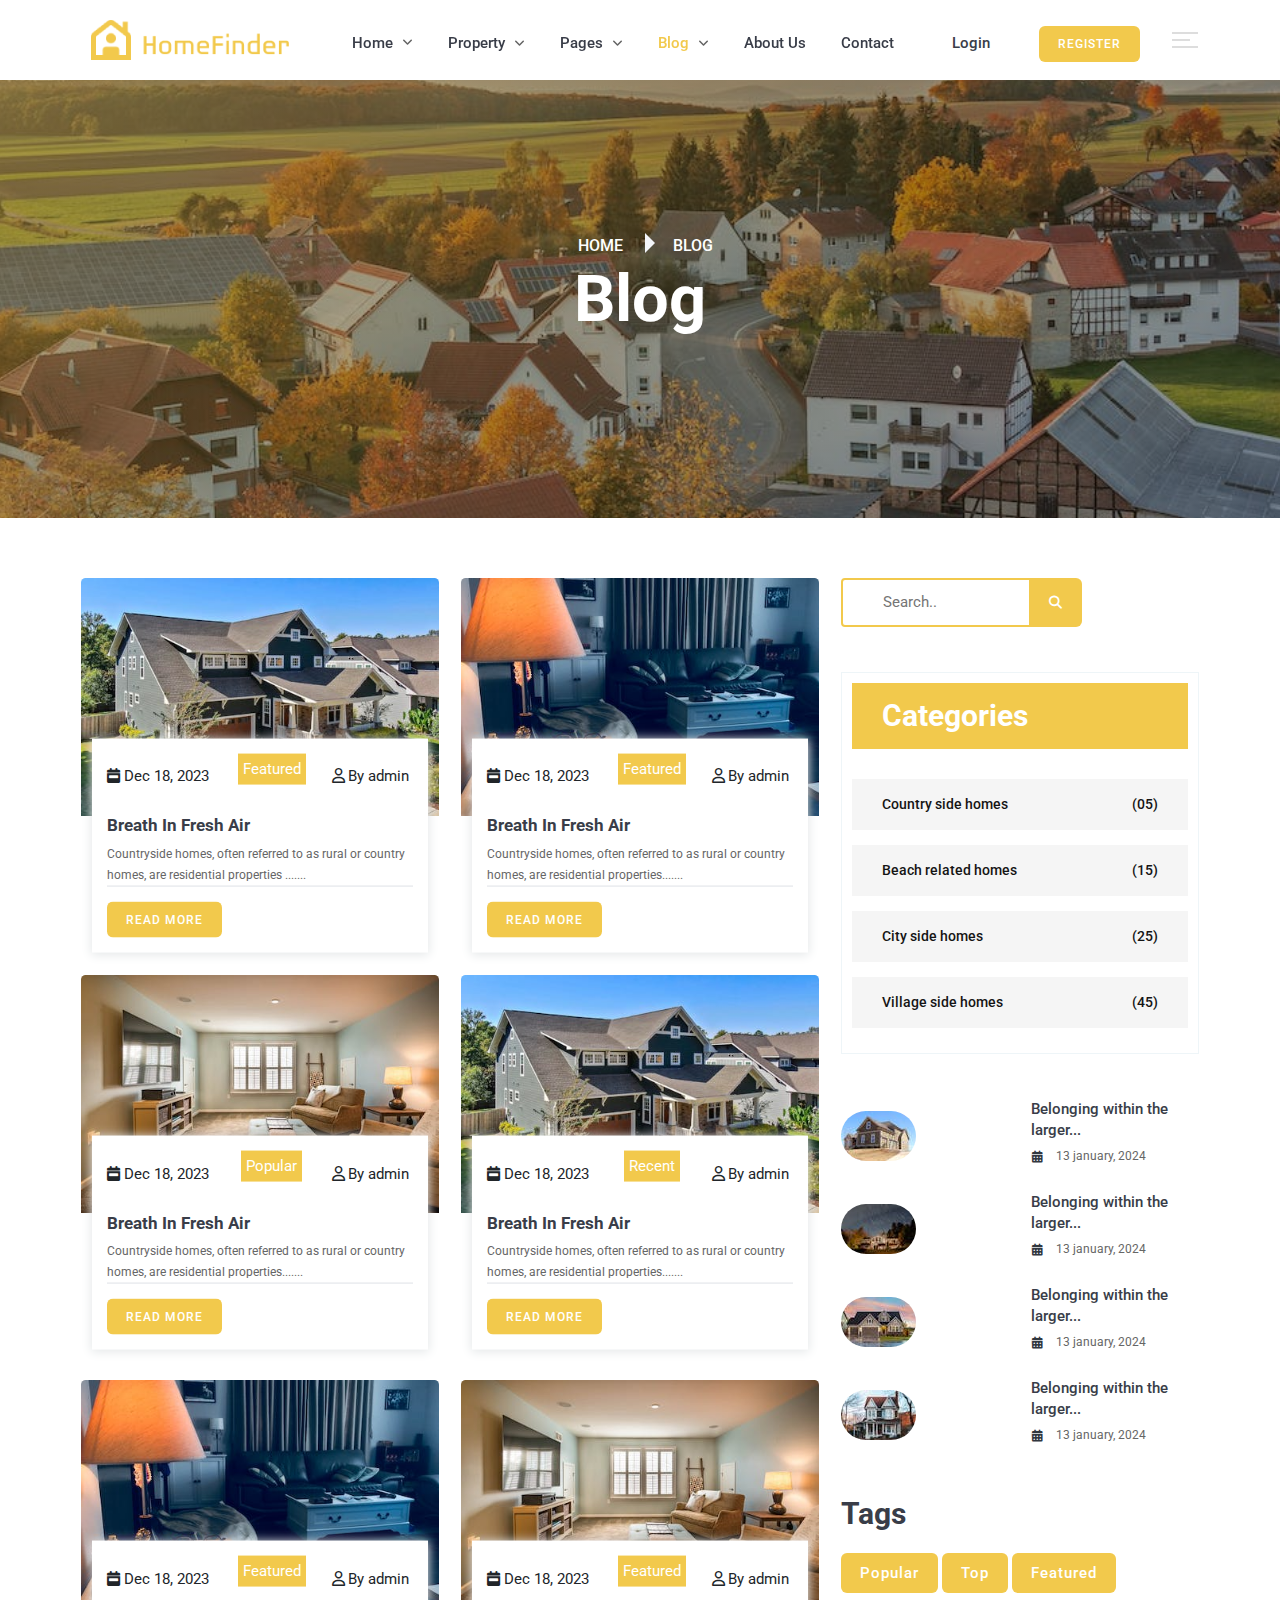
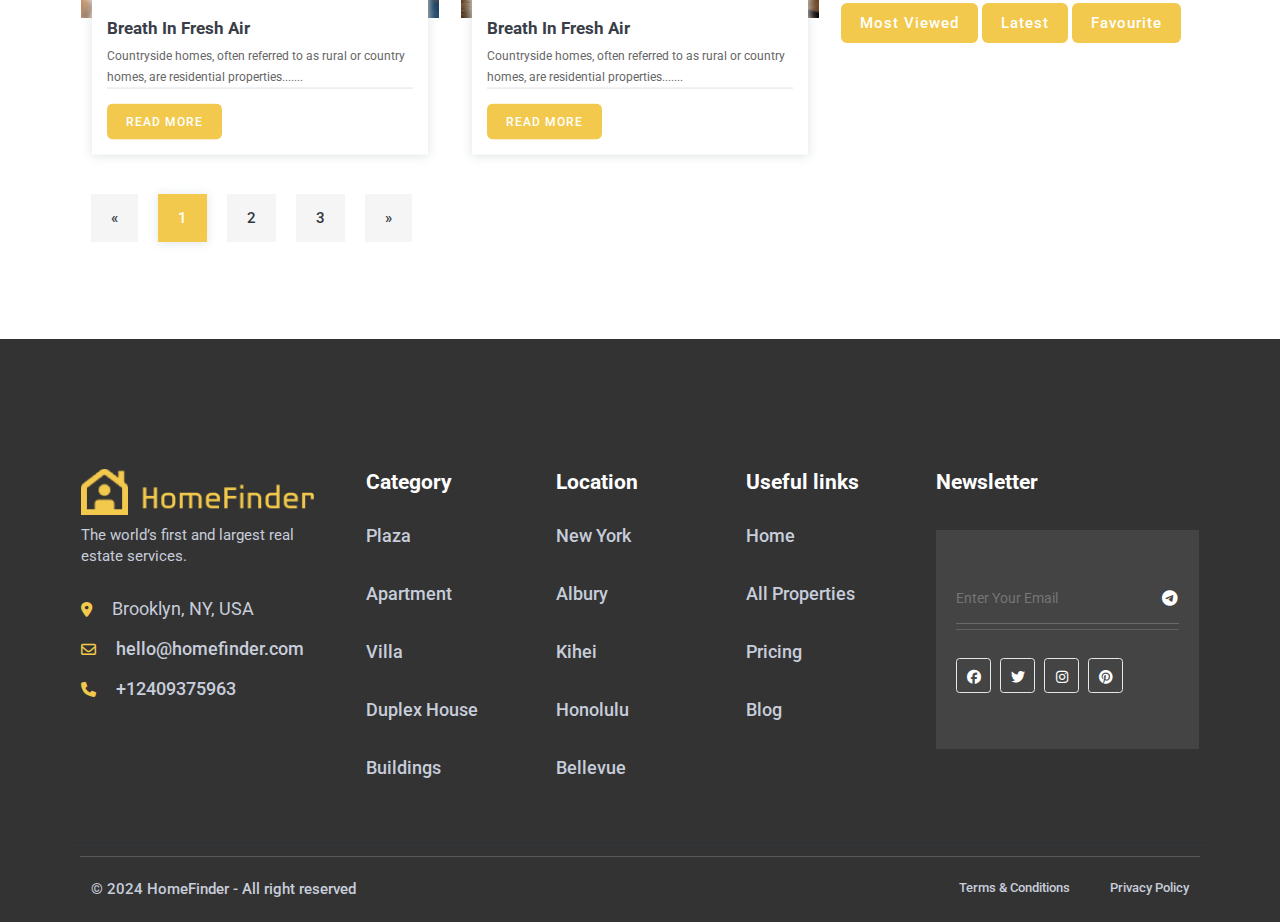
<file: blog.html>
<!DOCTYPE html>
<html dir="ltr" lang="en">

 
<head>
    <meta name="viewport" content="width=device-width,initial-scale=1.0">
    <meta charset="utf-8">
    <meta name="description" content="HomeFinder">
    <meta name="keywords"
        content="real estate,real estate license,commercial real estate,compass real estate,real estate school,allegheny county real estate,real estate attorney,real estate agencies,australia real estate,agency real estate,real estate crowdfunding,digital real estate,real estate for sale,real estate finance,florida real estate">
    <meta name="author" content="TBS">

    <title>HomeFinder - Real Estate & Property HTML5 Template</title>

    <!-- FAVICON -->
    <link rel="icon" type="image/png" href="images/logo/favicon.png">
    <!-- GOOGLE FONTS -->
    <link rel="preconnect" href="https://fonts.googleapis.com/">
    <link rel="preconnect" href="https://fonts.gstatic.com/" crossorigin>
    <link rel="stylesheet"
        href="https://fonts.googleapis.com/css2?family=Roboto:wght@400;500;700&amp;family=Teko:wght@400;500;600;700&amp;display=swap">
    <!-- AOS CSS -->
    <link rel="stylesheet" href="css/aos.min.css">
    <!-- SELECT 2 CSS -->
    <link rel="stylesheet" href="css/select2.min.css">
    <!-- MAGNIFIC POPUP CSS -->
    <link rel="stylesheet" href="css/magnific-popup.css">
    <!-- FONTAWESOME CSS -->
    <link rel="stylesheet" href="css/all.min.css">
    <link rel="stylesheet" href="css/fontawesome.min.css">
    <!-- SLICK CSS -->
    <link rel="stylesheet" href="css/slick.css">
    <!-- BOOTSTRAP CSS -->
    <link rel="stylesheet" href="css/bootstrap.min.css">
    <!-- MAIN CSS -->
    <link rel="stylesheet" href="css/style.css">
</head>

<body>

    <!--=============================
    START HEADER SECTION
    ==============================-->
    <header>
        <nav class="navbar navbar-expand-lg main_menu">
            <div class="container container_large">
                <a class="navbar-brand" href="index.html">
                    <img src="images/logo/logo.png" alt="HomeFinder" class="img-fluid">
                </a> 
                <button class="navbar-toggle" type="button" id="navbarToggleBtn" data-bs-toggle="collapse" data-bs-target="#navbarNav"
                        aria-controls="navbarNav" aria-expanded="false" aria-label="Toggle navigation">
                    <i class="fas fa-bars bar_icon"></i> 
                    <i class="fa-solid fa-xmark close_icon"></i>
                </button>

                <div class="collapse navbar-collapse" id="navbarNav">
                    <ul class="navbar-nav  m-auto">
                        <li class="nav-item">
                            <a class="nav-link" href="#">Home <i class="fa-solid fa-angle-down fa-sm"></i> </a>
                            <ul class="dropdown_menu">
                                <li><a href="index.html">home style one</a></li>
                                <li><a href="index-2.html">home style two</a></li>
                            </ul>
                        </li>
                        <li class="nav-item">
                            <a class="nav-link" href="#">Property <i class="fa-solid fa-angle-down"></i> </a>
                            <ul class="dropdown_menu">
                                <li><a href="properties.html">Properties</a></li>
                                <li><a href="property-grid-view.html">Property grid view</a></li>
                                <li><a href="property-list-view.html">Property list view</a></li>
                                <li><a href="property-left-sidebar.html">Property left sidebar</a></li>
                                <li><a href="property-right-sidebar.html">Property right sidebar</a></li>
                                <li><a href="property-details.html">Property details</a></li>
                            </ul>
                        </li>
                        <li class="nav-item">
                            <a class="nav-link" href="#">pages <i class="fa-solid fa-angle-down"></i> </a>
                            <ul class="dropdown_menu">
                                <li><a href="blog.html">Blog</a></li>
                                <li><a href="blog-details.html">Blog details</a></li>
                                <li><a href="pricing.html">Pricing plan</a></li>
                                <li><a href="faq.html">FAQ's</a></li>
                                <li><a href="team-member.html">Team</a></li>
                            </ul>
                        </li>
                        <li class="nav-item">
                            <a class="nav-link active" href="#">Blog <i class="fa-solid fa-angle-down"></i> </a>
                            <ul class="dropdown_menu">
                                <li><a class="active" href="blog.html">blog</a></li>
                                <li><a href="blog-details.html">blog details</a></li>
                            </ul>
                        </li>
                        <li class="nav-item">
                            <a class="nav-link" href="about.html">About us</a>
                        </li>
                        <li class="nav-item">
                            <a class="nav-link" href="contact.html">contact</a>
                        </li>
                    </ul>
                    <ul class="menu_right d-flex align-items-center">
                        <li class="menu_btn">
                            <a href="#">Login</a>
                        </li>
                        <li class="menu_btn">
                            <a class="theme-btn" href="#">Register</a>
                        </li>
                        <li>
                            <div class="toggle_bar" data-bs-toggle="offcanvas" data-bs-target="#offcanvasRight"
                                aria-controls="offcanvasRight">
                                <span class="toggle_bar_1"></span>
                                <span class="toggle_bar_2"></span>
                                <span class="toggle_bar_1"></span>
                            </div>
                        </li>
                    </ul>
                </div>
            </div>
        </nav>

        <div class="menu_offcanvas offcanvas offcanvas-end" tabindex="-1" id="offcanvasRight">
            <button type="button" class="btn-close" data-bs-dismiss="offcanvas" aria-label="Close"><i
                    class="fa-solid fa-xmark"></i></button>
            <div class="offcanvas-body">
                <a class="offcanvas_logo" href="index.html">
                    <img src="images/logo/logo.png" alt="HomeFinder" class="img-fluid">
                </a>
                <p class="offcanvas_description">Real Estate is a well-established and reputable real estate company
                    that specializes in buying, selling, and leasing residential and commercial properties. With a
                    dedicated team of experienced real estate professionals, the company is committed to providing
                    excellent service to clients looking to navigate the dynamic real estate market.</p>
                <!-- offcanvas blog of top properties -->
                <div class="offcanvas_blog">
                    <h3>Top Properties</h3>
                    <ul>
                        <li>
                            <div class="img">
                                <img src="images/blog/recent-img-1.jpg" alt="blog" class="img-fluid w-100">
                            </div>
                            <div class="text">
                                <p><i class="fa-regular fa-calendar"></i> 14 November 2023</p>
                                <a class="title" href="blog-details.html">Mindblowing Home at Indiana</a>
                            </div>
                        </li>
                        <li>
                            <div class="img">
                                <img src="images/blog/recent-img-2.jpg" alt="blog" class="img-fluid w-100">
                            </div>
                            <div class="text">
                                <p><i class="fa-regular fa-calendar"></i> 15 January 2024</p>
                                <a class="title" href="blog-details.html">Awesome Plaza in Alabama</a>
                            </div>
                        </li>
                        <li>
                            <div class="img">
                                <img src="images/blog/recent-img-3.jpg" alt="blog" class="img-fluid w-100">
                            </div>
                            <div class="text">
                                <p><i class="fa-regular fa-calendar"></i> 25 February 2024</p>
                                <a class="title" href="blog-details.html">House In Los Washington</a>
                            </div>
                        </li>
                        <li>
                            <div class="img">
                                <img src="images/blog/recent-img.jpg" alt="blog" class="img-fluid w-100">
                            </div>
                            <div class="text">
                                <p><i class="fa-regular fa-calendar"></i> 29 February 2024</p>
                                <a class="title" href="blog-details.html">Luxury Apartment in NEw York</a>
                            </div>
                        </li>
                    </ul>
                </div>
                <!-- offcanvas contact -->
                <div class="offcanvas_contact">
                    <h4>Connected with us</h4>
                    <a class="call" href="callto:40276328246">+12409375963</a>
                    <a class="address" href="https://maps.app.goo.gl/tMcjy5Rk6jycxEEu6">Brooklyn, NY, USA</a>
                    <a class="mail" href="mailto:homefinder@gmail.com">homefinder@gmail.com</a>
                    <ul class="d-flex flex-wrap">
                        <li><a class="facebook" href="#"><i class="fab fa-facebook-f"></i></a></li>
                        <li><a class="twitter" href="#"><i class="fab fa-twitter"></i></a></li>
                        <li><a class="linkedin" href="#"><i class="fab fa-linkedin-in"></i></a></li>
                        <li><a class="youtube" href="#"><i class="fab fa-youtube"></i></a></li>
                    </ul>
                </div>
            </div>
        </div>
    </header>
    <!--=============================
    END HEADER SECTION   
    ==============================-->


    <!-- =================
    PAGE HEADER SECTION START
    =================== -->
    <div class="page-breadcrumb-area page-bg" style="background-image: url('images/section-bg/breadcumb-bg.png')">
        <div class="page-overlay"></div>
        <div class="container">
            <div class="row">
                <div class="col-md-12">
                    <div class="breadcrumb-wrapper">
                        <div class="breadcrumb-list">
                            <ul>
                                <li><a href="index.html">Home</a></li>
                                <li class="active"><a href="#">Blog</a></li>
                            </ul>
                        </div>
                        <div class="page-heading">
                            <h3 class="page-title">Blog</h3>
                        </div>
                    </div>
                </div>
            </div>
        </div>
    </div>
    <!-- =================
    END PAGE HEADER SECTION
    =================== -->


    <!-- =================
    START BLOG SECTION
    =================== -->
    <div class="blog-page-section">
        <div class="container">
            <!-- CARD ROW -->
            <div class="row">
                <div class="col-12  col-lg-8">
                    <div class="blog-inner-wrapper">
                        <div class="row">
                            <!-- card-1 -->
                            <div class="col-12 col-md-6 single-post">
                                <div class="card-wrapper style-three">
                                    <div class="card ">
                                        <img src="images/blog/blog-img-1.png" class="card-img-top" alt="Blog img">
                                        <div class="card-body">
                                            <div
                                                class="icon-box d-flex align-items-center justify-content-between mb-2">
                                                <div class="icon"><i class="fa-solid fa-calendar-week"></i><span
                                                        class="mx-1">Dec 18, 2023</span></div>
                                                <p>Featured</p>
                                                <div class="icon"><i class="fa-regular fa-user"></i><span
                                                        class="mx-1">By admin</span></div>

                                            </div>
                                            <h3 class="card-title">Breath In Fresh Air</h3>
                                            <p class="card-text border-bottom border-1">Countryside homes, often
                                                referred to as rural or country homes, are residential properties .......</p>
                                            <a href="blog-details.html" class="theme-btn">Read more</a>
                                        </div>
                                    </div>
                                </div>
                            </div>
                            <!-- card-2 -->
                            <div class="col-12 col-md-6 single-post">
                                <div class="card-wrapper style-three">
                                    <div class="card ">
                                        <img src="images/blog/blog-img-2.png" class="card-img-top" alt="Blog img">
                                        <div class="card-body">
                                            <div
                                                class="icon-box d-flex align-items-center justify-content-between mb-2">
                                                <div class="icon"><i class="fa-solid fa-calendar-week"></i><span
                                                        class="mx-1">Dec 18, 2023</span></div>
                                                <p>Featured</p>
                                                <div class="icon"><i class="fa-regular fa-user"></i><span
                                                        class="mx-1">By admin</span></div>

                                            </div>
                                            <h3 class="card-title">Breath In Fresh Air</h3>
                                            <p class="card-text border-bottom border-1">Countryside homes, often
                                                referred to as rural or country homes, are residential properties.......</p>
                                            <a href="blog-details.html" class="theme-btn">Read more</a>
                                        </div>
                                    </div>
                                </div>
                            </div>
                        </div>
                        <div class="row">
                            <!-- card-1 -->
                            <div class="col-12 col-md-6 single-post">
                                <div class="card-wrapper  style-three my-2">
                                    <div class="card">
                                        <img src="images/blog/blog-img-3.png" class="card-img-top" alt="Blog img">
                                        <div class="card-body">
                                            <div
                                                class="icon-box d-flex align-items-center justify-content-between mb-2">
                                                <div class="icon"><i class="fa-solid fa-calendar-week"></i><span
                                                        class="mx-1">Dec 18, 2023</span></div>
                                                <p>Popular</p>
                                                <div class="icon"><i class="fa-regular fa-user"></i><span
                                                        class="mx-1">By admin</span></div>

                                            </div>
                                            <h3 class="card-title">Breath In Fresh Air</h3>
                                            <p class="card-text border-bottom border-1">Countryside homes, often
                                                referred to as rural or country homes, are residential properties.......</p>
                                            <a href="blog-details.html" class="theme-btn">Read more</a>
                                        </div>
                                    </div>
                                </div>
                            </div>
                            <!-- card-2 -->
                            <div class="col-12 col-md-6 single-post">
                                <div class="card-wrapper  style-three my-2">
                                    <div class="card">
                                        <img src="images/blog/blog-img-1.png" class="card-img-top" alt="Blog img">
                                        <div class="card-body">
                                            <div
                                                class="icon-box d-flex align-items-center justify-content-between mb-2">
                                                <div class="icon"><i class="fa-solid fa-calendar-week"></i><span
                                                        class="mx-1">Dec 18, 2023</span></div>
                                                <p>Recent</p>
                                                <div class="icon"><i class="fa-regular fa-user"></i><span
                                                        class="mx-1">By admin</span></div>

                                            </div>
                                            <h3 class="card-title">Breath In Fresh Air</h3>
                                            <p class="card-text border-bottom border-1">Countryside homes, often
                                                referred to as rural or country homes, are residential properties.......</p>
                                            <a href="blog-details.html" class="theme-btn">Read more</a>
                                        </div>
                                    </div>
                                </div>
                            </div>
                        </div>
                        <div class="row">
                            <!-- card-1 -->
                            <div class="col-12 col-md-6 single-post">
                                <div class="card-wrapper  style-three my-2">
                                    <div class="card">
                                        <img src="images/blog/blog-img-2.png" class="card-img-top" alt="Blog img">
                                        <div class="card-body">
                                            <div
                                                class="icon-box d-flex align-items-center justify-content-between mb-2">
                                                <div class="icon"><i class="fa-solid fa-calendar-week"></i><span
                                                        class="mx-1">Dec 18, 2023</span></div>
                                                <p>Featured</p>
                                                <div class="icon"><i class="fa-regular fa-user"></i><span
                                                        class="mx-1">By admin</span></div>

                                            </div>
                                            <h3 class="card-title">Breath In Fresh Air</h3>
                                            <p class="card-text border-bottom border-1">Countryside homes, often
                                                referred to as rural or country homes, are residential properties.......</p>
                                            <a href="blog-details.html" class="theme-btn">Read more</a>
                                        </div>
                                    </div>
                                </div>
                            </div>
                            <!-- card-2 -->
                            <div class="col-12 col-md-6 single-post">
                                <div class="card-wrapper  style-three  my-2">
                                    <div class="card">
                                        <img src="images/blog/blog-img-3.png" class="card-img-top" alt="Blog img">
                                        <div class="card-body">
                                            <div
                                                class="icon-box d-flex align-items-center justify-content-between mb-2">
                                                <div class="icon"><i class="fa-solid fa-calendar-week"></i><span
                                                        class="mx-1">Dec 18, 2023</span></div>
                                                <p>Featured</p>
                                                <div class="icon"><i class="fa-regular fa-user"></i><span
                                                        class="mx-1">By admin</span></div>

                                            </div>
                                            <h3 class="card-title">Breath In Fresh Air</h3>
                                            <p class="card-text border-bottom border-1">Countryside homes, often
                                                referred to as rural or country homes, are residential properties.......</p>
                                            <a href="blog-details.html" class="theme-btn">Read more</a>
                                        </div>
                                    </div>
                                </div>
                            </div>
                        </div>
                    </div>

                    <!-- pagination -->
                    <div class="main-pagination">
                        <div class="main-page-item">
                            <a class="main-page-link" href="#" aria-label="Previous">
                                <span aria-hidden="true">&laquo;</span>
                            </a>
                        </div>
                        <div class="main-page-item active">
                            <a class="main-page-link" href="#">1</a>
                        </div>
                        <div class="main-page-item">
                            <a class="main-page-link" href="#">2</a>
                        </div>
                        <div class="main-page-item">
                            <a class="main-page-link" href="#">3</a>
                        </div>
                        <div class="main-page-item">
                            <a class="main-page-link" href="#" aria-label="Next">
                                <span aria-hidden="true">&raquo;</span>
                            </a>
                        </div>
                    </div>
                </div>

                <div class="col-12  col-lg-4">
                    <div class="mb-5 sidebar-wrapper">
                        <div class="sidebar">
                            <div class="input-group mb-5">
                                <input type="text" name="search" placeholder="Search..">
                                <button class="theme-btn" type="button">
                                    <i class="fas fa-search"></i>
                                </button>
                            </div>
                            <div class="categories mb-5">
                                <h3>Categories</h3>
                                <ul>
                                    <li>
                                        <a href="#" class="category-item">
                                            <div class="topic">Country side homes</div>
                                            <div class="quantity">(05)</div>
                                        </a>
                                    </li>
                                    <li>
                                        <a href="#" class="category-item">
                                            <div class="topic">Beach related homes</div>
                                            <div class="quantity">(15)</div>
                                        </a>
                                    </li>
                                    <li>
                                        <a href="#" class="category-item">
                                            <div class="topic">City side homes</div>
                                            <div class="quantity">(25)</div>
                                        </a>
                                    </li>
                                    <li>
                                        <a href="#" class="category-item">
                                            <div class="topic">Village side homes</div>
                                            <div class="quantity">(45)</div>
                                        </a>
                                    </li>
                                </ul>
                            </div>

                            <!-- Recent post box area -->
                            <div class="recent-post-box-area mb-5">

                                <!-- Recent post box one -->
                                <div class="recent-post-box">
                                    <a href="#">
                                        <div class="row recent-post">
                                            <div class="col-6 image">
                                                <img src="images/blog/recent-img.jpg" class="img-fluid rounded-5"
                                                    alt="recent-img">
                                            </div>
                                            <div class="col-6 recent-icon-box">
                                                <div class="icon-text">
                                                    Belonging within the larger...
                                                </div>
                                                <div class="icon-content">
                                                    <div class="icon"><i class="fa-solid fa-calendar-days"></i></div>
                                                    <div class="content">13 january, 2024</div>
                                                </div>
                                            </div>
                                        </div>
                                    </a>
                                </div>

                                <!-- Recent post box two -->
                                <div class="recent-post-box">
                                    <a href="#">
                                        <div class="row recent-post">
                                            <div class="col-6 image">
                                                <img src="images/blog/recent-img-2.jpg" class="img-fluid rounded-5"
                                                    alt="recent-img">
                                            </div>
                                            <div class="col-6 recent-icon-box">
                                                <div class="icon-text">
                                                    Belonging within the larger...
                                                </div>
                                                <div class="icon-content">
                                                    <div class="icon"><i class="fa-solid fa-calendar-days"></i></div>
                                                    <div class="content">13 january, 2024</div>
                                                </div>
                                            </div>
                                        </div>
                                    </a>
                                </div>

                                <!-- Recent post box three -->
                                <div class="recent-post-box">
                                    <a href="#">
                                        <div class="row recent-post">
                                            <div class="col-6 image">
                                                <img src="images/blog/recent-img-3.jpg" class="img-fluid rounded-5"
                                                    alt="recent-img">
                                            </div>
                                            <div class="col-6 recent-icon-box">
                                                <div class="icon-text">
                                                    Belonging within the larger...
                                                </div>
                                                <div class="icon-content">
                                                    <div class="icon"><i class="fa-solid fa-calendar-days"></i></div>
                                                    <div class="content">13 january, 2024</div>
                                                </div>
                                            </div>
                                        </div>
                                    </a>
                                </div>

                                <!-- Recent post box four -->
                                <div class="recent-post-box">
                                    <a href="#">
                                        <div class="row recent-post">
                                            <div class="col-6 image">
                                                <img src="images/blog/recent-img-1.jpg" class="img-fluid rounded-5"
                                                    alt="recent-img">
                                            </div>
                                            <div class="col-6 recent-icon-box">
                                                <div class="icon-text">
                                                    Belonging within the larger...
                                                </div>
                                                <div class="icon-content">
                                                    <div class="icon"><i class="fa-solid fa-calendar-days"></i></div>
                                                    <div class="content">13 january, 2024</div>
                                                </div>
                                            </div>
                                        </div>
                                    </a>
                                </div>
                            </div>

                            <!-- Tag area -->
                            <div class="tag-area">
                                <div class="tag-title">
                                    <h3>Tags</h3>
                                </div>
                                <a href="#" class=" theme-btn">Popular</a>
                                <a href="#" class=" theme-btn">Top</a>
                                <a href="#" class=" theme-btn">Featured</a>
                                <a href="#" class=" theme-btn">Most viewed </a>
                                <a href="#" class=" theme-btn">Latest</a>
                                <a href="#" class=" theme-btn">Favourite</a>
                            </div>
                        </div>
                    </div>
                </div>
            </div>
        </div>
    </div>
    <!-- =================
    END BLOG SECTION
    =================== -->

    <!-- =================
      START FOOTER SECTION
    =================== -->
    <footer class="footer-section">
        <div class="footer-sec">
            <div class="container">
                <div class="row">
                    <div class="col-xxl-3 col-xl-3 col-lg-3 col-md-6">
                        <div class="footer-widget">
                            <div class="footer-widget-info">
                                <div class="footer-logo">
                                    <a href="index.html">
                                        <div class="logo-section">
                                            <div>
                                                <img src="images/logo/logo.png" alt="Footer Logo">
                                            </div>
                                        </div>
                                    </a>
                                    <p>
                                        The world’s first and largest real estate services.
                                    </p>
                                </div>
                                <div class="footer-widget-contact">
                                    <div class="footer-contact">
                                        <ul>
                                            <li>
                                                <div class="contact-icon">
                                                    <i class="fa-solid fa-location-dot"></i>
                                                </div>
                                                <div class="contact-text">
                                                    <span>Brooklyn, NY, USA</span>
                                                </div>
                                            </li>
                                            <li>
                                                <div class="contact-icon">
                                                    <i class="fa-regular fa-envelope"></i>
                                                </div>
                                                <div class="contact-text">
                                                    <a href="mailto:hello@homefinder.com"><span>hello@homefinder.com</span></a>
                                                </div>
                                            </li>
                                            <li>
                                                <div class="contact-icon">
                                                    <i class="fa-solid fa-phone"></i>
                                                </div>
                                                <div class="contact-text">
                                                    <a href="tell:+12409375963">
                                                        <span>+12409375963</span>
                                                    </a>
                                                </div>
                                            </li>
                                        </ul>
                                    </div>
                                </div>
                            </div>
                        </div>
                    </div>

                    <div class="col-xxl-2 col-xl-2 col-lg-2 col-md-6">
                        <div class="footer-widget widget_nav_menu">
                            <h2 class="footer-widget-title">Category</h2>
                            <ul class="menu">
                                <li><a href="properties.html">Plaza</a></li>
                                <li><a href="properties.html">Apartment</a></li>
                                <li><a href="properties.html">Villa</a></li>
                                <li><a href="properties.html">Duplex house</a></li>
                                <li><a href="properties.html">Buildings</a></li>
                            </ul>
                        </div>
                    </div>

                    <div class="col-xxl-2 col-xl-2 col-lg-2 col-md-6">
                        <div class="footer-widget widget_nav_menu">
                            <h2 class="footer-widget-title">Location</h2>
                            <ul class="menu">
                                <li><a href="#">New york</a></li>
                                <li><a href="#">Albury</a></li>
                                <li><a href="#">Kihei</a></li>
                                <li><a href="#">Honolulu</a></li>
                                <li><a href="#">Bellevue</a></li>
                            </ul>
                        </div>
                    </div>

                    <div class="col-xxl-2 col-xl-2 col-lg-2 col-md-6">
                        <div class="footer-widget widget_nav_menu">
                            <h2 class="footer-widget-title">Useful links</h2>
                            <ul class="menu">
                                <li><a href="index.html">Home</a></li>
                                <li><a href="properties.html">All properties</a></li>
                                <li><a href="pricing.html">Pricing</a></li>
                                <li><a href="blog.html">Blog</a></li>
                            </ul>
                        </div>
                    </div>

                    <div class="col-xxl-3 col-xl-3 col-lg-3 col-md-6">
                        <div class="footer-widget widget_nav_menu">
                            <h2 class="footer-widget-title">Newsletter</h2>
                            <div class="newsletter-card-wrapper style-two">
                                <div class="newsletter-card">
                                    <div class="subscribe-form">
                                        <form method="post" action="#">
                                            <div class="form-group">
                                                <input type="email" name="email" value="" placeholder="Enter Your Email"
                                                    required="">
                                                <button type="submit" class="submit-btn"><i
                                                        class="fab fa-telegram-plane"></i></button>
                                            </div>
                                        </form>
                                    </div>

                                    <div class="icon-box-wrapper style-one">
                                        <div class="icon-box">
                                            <div class="icons">
                                                <a href="#"><i class="fa-brands fa-facebook"></i></a>
                                                <a href="#"><i class="fa-brands fa-twitter"></i></a>
                                                <a href="#"><i class="fa-brands fa-instagram"></i></a>
                                                <a href="#"><i class="fa-brands fa-pinterest"></i></a>
                                            </div>
                                        </div>
                                    </div>

                                </div>
                            </div>
                        </div>
                    </div>
                    <div class="footer-bottom-area">
                        <hr>
                        <div class="container">
                            <div class="row">
                                <div class="col-lg-6 text-md-center">
                                    <div class="copyright-text"> <a href="#"
                                            target="_blank">© 2024 HomeFinder - All right reserved</a>
                                    </div>
                                </div>
                                <div class="col-lg-6">
                                    <div class="footer-bottom-menu">
                                        <ul>
                                            <li>
                                                <a href="#">Terms & Conditions</a>
                                            </li>
                                            <li>
                                                <a href="#">Privacy Policy</a>
                                            </li>
                                        </ul>
                                    </div>
                                </div>
                            </div>
                        </div>
                    </div>
                </div>
            </div>
        </div>
    </footer>
    <!-- =================
      END FOOTER SECTION
    =================== -->

    <!-- =================
      START SCROLL UP SECTION
    =================== -->
    <div id="scrollTop" class="scrollup-wrapper">
        <div class="scrollup-btn">
            <i class="fa-solid fa-angle-up"></i>
        </div>
    </div>
    <!-- =================
    END SCROLL UP SECTION
    =================== -->





    <!-- JQUERY PLUGIN JS -->
    <script src="js/jquery.min.js"></script>
    <!-- BOOTSTRAP JS -->
    <script src="js/bootstrap.min.js"></script>
    <!-- SELECT 2 PLUGIN JS -->
    <script src="js/select2.min.js"></script>
    <!-- SLICK PLUGIN JS -->
    <script src="js/slick.js"></script>
    <!-- COUNTERUP PLUGIN JS -->
    <script src="js/jquery.counterup.min.js"></script>
    <!-- MAGNIFIC PLUGIN JS -->
    <script src="js/jquery.magnific-popup.min.js"></script>
    <!-- AOS PLUGIN JS -->
    <script src="js/aos.js"></script>
    <!-- TILT PLUGIN JS -->
    <script src="js/tilt.jquery.js"></script>
    <!-- WAYPOINTS PLUGIN JS -->
    <script src="js/waypoints.js"></script> 
    <!-- MAIN JS -->
    <script src="js/custom.js"></script>
</body>

 
</html>
</file>
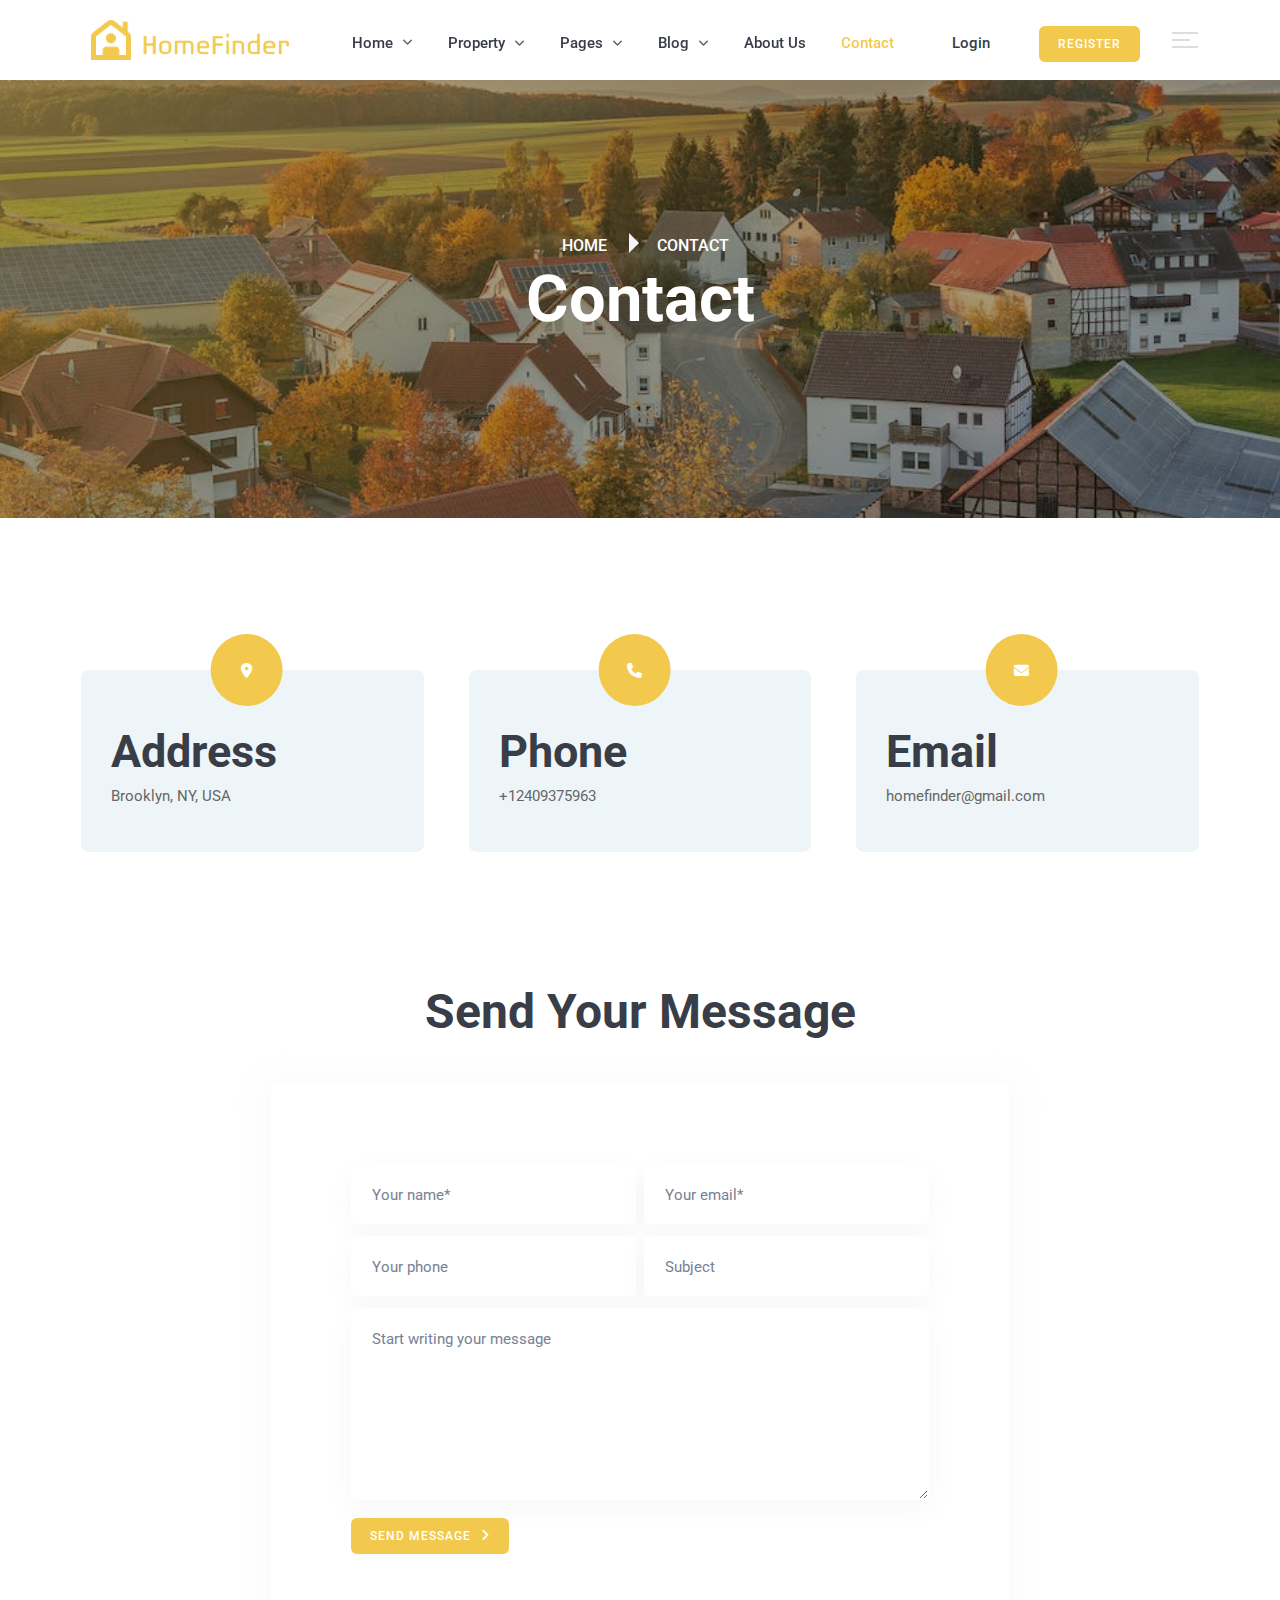
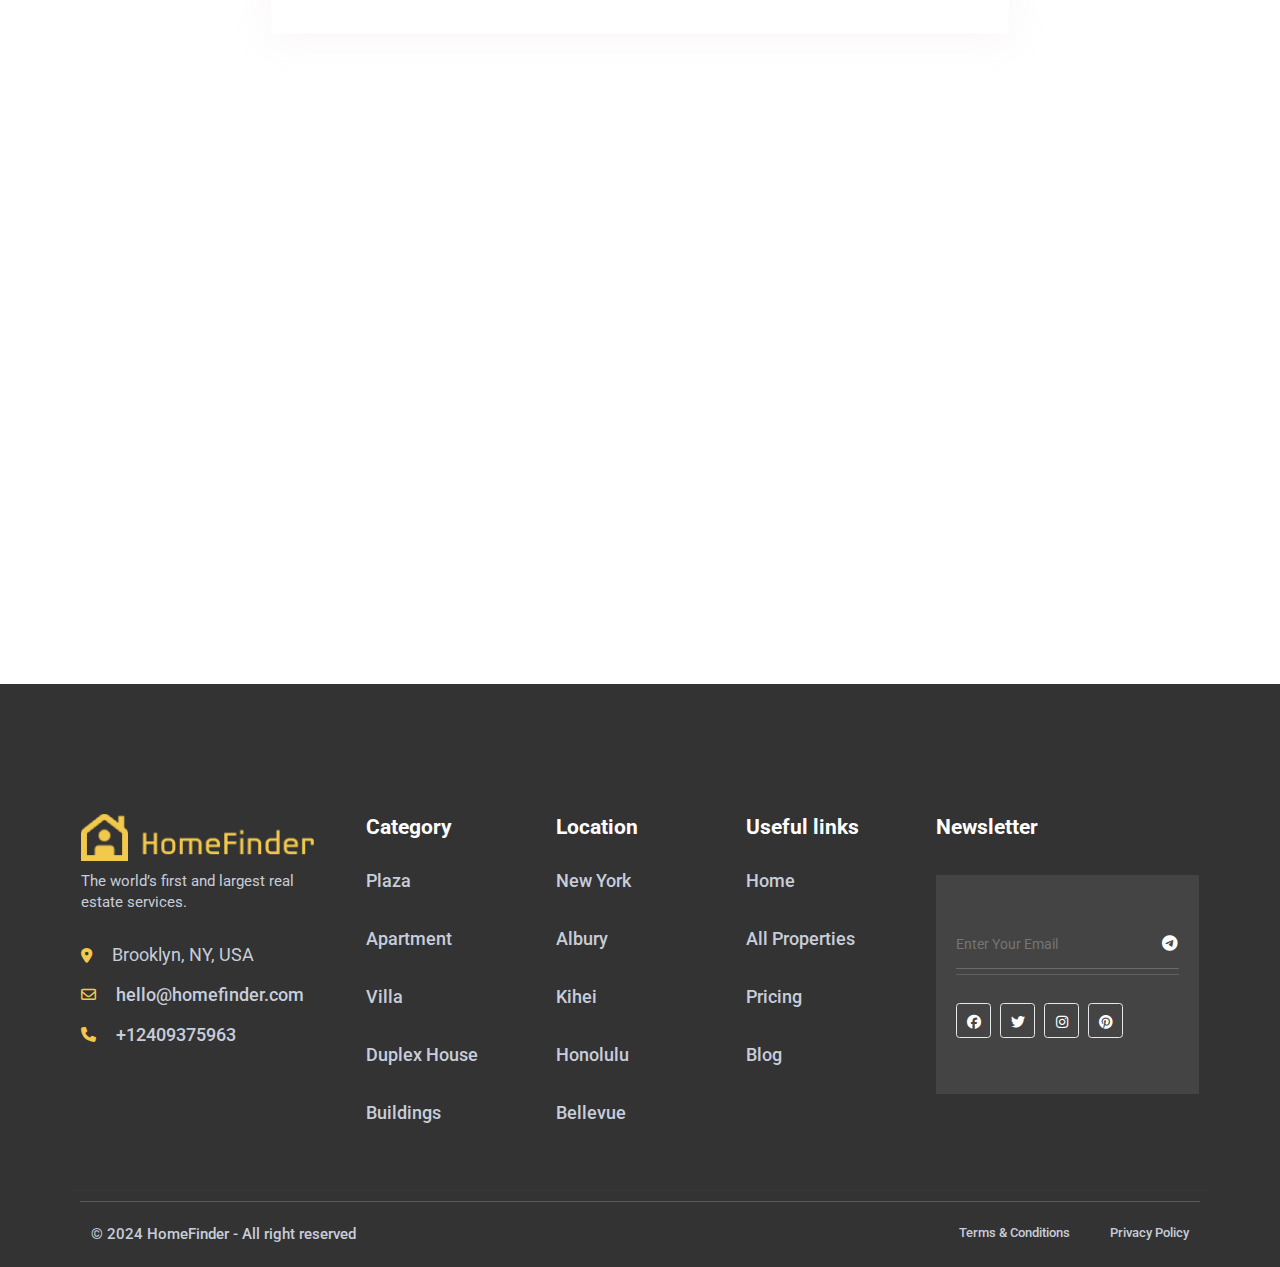
<file: contact.html>
<!DOCTYPE html>
<html dir="ltr" lang="en">


 
<head>
    <meta name="viewport" content="width=device-width,initial-scale=1.0">
    <meta charset="utf-8">
    <meta name="description" content="HomeFinder">
    <meta name="keywords"
        content="real estate,real estate license,commercial real estate,compass real estate,real estate school,allegheny county real estate,real estate attorney,real estate agencies,australia real estate,agency real estate,real estate crowdfunding,digital real estate,real estate for sale,real estate finance,florida real estate">
    <meta name="author" content="TBS">

    <title>HomeFinder - Real Estate & Property HTML5 Template</title>

    <!-- FAVICON -->
    <link rel="icon" type="image/png" href="images/logo/favicon.png">
    <!-- GOOGLE FONTS -->
    <link rel="preconnect" href="https://fonts.googleapis.com/">
    <link rel="preconnect" href="https://fonts.gstatic.com/" crossorigin>
    <link rel="stylesheet"
        href="https://fonts.googleapis.com/css2?family=Roboto:wght@400;500;700&amp;family=Teko:wght@400;500;600;700&amp;display=swap">
    <!-- AOS CSS -->
    <link rel="stylesheet" href="css/aos.min.css">
    <!-- SELECT 2 CSS -->
    <link rel="stylesheet" href="css/select2.min.css">
    <!-- MAGNIFIC POPUP CSS -->
    <link rel="stylesheet" href="css/magnific-popup.css">
    <!-- FONTAWESOME CSS -->
    <link rel="stylesheet" href="css/all.min.css">
    <link rel="stylesheet" href="css/fontawesome.min.css">
    <!-- SLICK CSS -->
    <link rel="stylesheet" href="css/slick.css">
    <!-- BOOTSTRAP CSS -->
    <link rel="stylesheet" href="css/bootstrap.min.css">
    <!-- MAIN CSS -->
    <link rel="stylesheet" href="css/style.css">
</head>

<body>

    <!--=============================
    START HEADER SECTION
    ==============================-->
    <header>
        <nav class="navbar navbar-expand-lg main_menu">
            <div class="container container_large">
                <a class="navbar-brand" href="index.html">
                    <img src="images/logo/logo.png" alt="HomeFinder" class="img-fluid">
                </a> 
                <button class="navbar-toggle" type="button" id="navbarToggleBtn" data-bs-toggle="collapse" data-bs-target="#navbarNav"
                        aria-controls="navbarNav" aria-expanded="false" aria-label="Toggle navigation">
                    <i class="fas fa-bars bar_icon"></i> 
                    <i class="fa-solid fa-xmark close_icon"></i>
                </button>

                <div class="collapse navbar-collapse" id="navbarNav">
                    <ul class="navbar-nav  m-auto">
                        <li class="nav-item">
                            <a class="nav-link" href="#">Home <i class="fa-solid fa-angle-down fa-sm"></i> </a>
                            <ul class="dropdown_menu">
                                <li><a href="index.html">home style one</a></li>
                                <li><a href="index-2.html">home style two</a></li>
                            </ul>
                        </li>
                        <li class="nav-item">
                            <a class="nav-link" href="#">Property <i class="fa-solid fa-angle-down"></i> </a>
                            <ul class="dropdown_menu">
                                <li><a href="properties.html">Properties</a></li>
                                <li><a href="property-grid-view.html">Property grid view</a></li>
                                <li><a href="property-list-view.html">Property list view</a></li>
                                <li><a href="property-left-sidebar.html">Property left sidebar</a></li>
                                <li><a href="property-right-sidebar.html">Property right sidebar</a></li>
                                <li><a href="property-details.html">Property details</a></li>
                            </ul>
                        </li>
                        <li class="nav-item">
                            <a class="nav-link" href="#">pages <i class="fa-solid fa-angle-down"></i> </a>
                            <ul class="dropdown_menu">
                                <li><a href="blog.html">Blog</a></li>
                                <li><a href="blog-details.html">Blog details</a></li>
                                <li><a href="pricing.html">Pricing plan</a></li>
                                <li><a href="faq.html">FAQ's</a></li>
                                <li><a href="team-member.html">Team</a></li>
                            </ul>
                        </li>
                        <li class="nav-item">
                            <a class="nav-link" href="#">Blog <i class="fa-solid fa-angle-down"></i> </a>
                            <ul class="dropdown_menu">
                                <li><a href="blog.html">blog</a></li>
                                <li><a href="blog-details.html">blog details</a></li>
                            </ul>
                        </li>
                        <li class="nav-item">
                            <a class="nav-link" href="about.html">About us</a>
                        </li>
                        <li class="nav-item">
                            <a class="nav-link active" href="contact.html">contact</a>
                        </li>
                    </ul>
                    <ul class="menu_right d-flex align-items-center">
                        <li class="menu_btn">
                            <a href="#">Login</a>
                        </li>
                        <li class="menu_btn">
                            <a class="theme-btn" href="#">Register</a>
                        </li>
                        <li>
                            <div class="toggle_bar" data-bs-toggle="offcanvas" data-bs-target="#offcanvasRight"
                                aria-controls="offcanvasRight">
                                <span class="toggle_bar_1"></span>
                                <span class="toggle_bar_2"></span>
                                <span class="toggle_bar_1"></span>
                            </div>
                        </li>
                    </ul>
                </div>
            </div>
        </nav>

        <div class="menu_offcanvas offcanvas offcanvas-end" tabindex="-1" id="offcanvasRight">
            <button type="button" class="btn-close" data-bs-dismiss="offcanvas" aria-label="Close"><i
                    class="fa-solid fa-xmark"></i></button>
            <div class="offcanvas-body">
                <a class="offcanvas_logo" href="index.html">
                    <img src="images/logo/logo.png" alt="HomeFinder" class="img-fluid">
                </a>
                <p class="offcanvas_description">Real Estate is a well-established and reputable real estate company
                    that specializes in buying, selling, and leasing residential and commercial properties. With a
                    dedicated team of experienced real estate professionals, the company is committed to providing
                    excellent service to clients looking to navigate the dynamic real estate market.</p>
                <!-- offcanvas blog of top properties -->
                <div class="offcanvas_blog">
                    <h3>Top Properties</h3>
                    <ul>
                        <li>
                            <div class="img">
                                <img src="images/blog/recent-img-1.jpg" alt="blog" class="img-fluid w-100">
                            </div>
                            <div class="text">
                                <p><i class="fa-regular fa-calendar"></i> 14 November 2023</p>
                                <a class="title" href="blog-details.html">Mindblowing Home at Indiana</a>
                            </div>
                        </li>
                        <li>
                            <div class="img">
                                <img src="images/blog/recent-img-2.jpg" alt="blog" class="img-fluid w-100">
                            </div>
                            <div class="text">
                                <p><i class="fa-regular fa-calendar"></i> 15 January 2024</p>
                                <a class="title" href="blog-details.html">Awesome Plaza in Alabama</a>
                            </div>
                        </li>
                        <li>
                            <div class="img">
                                <img src="images/blog/recent-img-3.jpg" alt="blog" class="img-fluid w-100">
                            </div>
                            <div class="text">
                                <p><i class="fa-regular fa-calendar"></i> 25 February 2024</p>
                                <a class="title" href="blog-details.html">House In Los Washington</a>
                            </div>
                        </li>
                        <li>
                            <div class="img">
                                <img src="images/blog/recent-img.jpg" alt="blog" class="img-fluid w-100">
                            </div>
                            <div class="text">
                                <p><i class="fa-regular fa-calendar"></i> 29 February 2024</p>
                                <a class="title" href="blog-details.html">Luxury Apartment in NEw York</a>
                            </div>
                        </li>
                    </ul>
                </div>
                <!-- offcanvas contact -->
                <div class="offcanvas_contact">
                    <h4>Connected with us</h4>
                    <a class="call" href="callto:40276328246">+12409375963</a>
                    <a class="address" href="https://maps.app.goo.gl/tMcjy5Rk6jycxEEu6">Brooklyn, NY, USA</a>
                    <a class="mail" href="mailto:homefinder@gmail.com">homefinder@gmail.com</a>
                    <ul class="d-flex flex-wrap">
                        <li><a class="facebook" href="#"><i class="fab fa-facebook-f"></i></a></li>
                        <li><a class="twitter" href="#"><i class="fab fa-twitter"></i></a></li>
                        <li><a class="linkedin" href="#"><i class="fab fa-linkedin-in"></i></a></li>
                        <li><a class="youtube" href="#"><i class="fab fa-youtube"></i></a></li>
                    </ul>
                </div>
            </div>
        </div>
    </header>
    <!--=============================
    END HEADER SECTION   
    ==============================-->

    <!-- =================
    PAGE HEADER SECTION START
  =================== -->
    <div class="page-breadcrumb-area page-bg" style="background-image: url('images/section-bg/breadcumb-bg.png')">
        <div class="page-overlay"></div>
        <div class="container">
            <div class="row">
                <div class="col-md-12">
                    <div class="breadcrumb-wrapper">
                        <div class="breadcrumb-list">
                            <ul>
                                <li><a href="index.html">Home</a></li>
                                <li class="active"><a href="#">Contact</a></li>
                            </ul>
                        </div>
                        <div class="page-heading">
                            <h3 class="page-title">Contact</h3>
                        </div>
                    </div>
                </div>
            </div>
        </div>
    </div>
    <!-- =================
  END PAGE HEADER SECTION
=================== -->

    <!-- =================
 CONTACT PAGE SECTION
=================== -->
    <div class="contact-info-area">
        <div class="container">
            <div class="row gx-xl-5">
                <div class="col-12 col-md-6 col-lg-4">
                    <div class="icon-card style-four">
                        <div class="icon">
                            <i class="fa-solid fa-location-dot"></i>
                        </div>
                        <div class="content">
                            <h2 class="title">Address</h2>
                            <p class="desc">Brooklyn, NY, USA</p>
                        </div>
                    </div>
                </div>
                <div class="col-12 col-md-6 col-lg-4">
                    <div class="icon-card style-four">
                        <div class="icon">
                            <i class="fa-solid fa-phone"></i>
                        </div>
                        <div class="content">
                            <h2 class="title">Phone</h2>
                            <p class="desc">+12409375963</p>
                        </div>
                    </div>
                </div>
                <div class="col-12 col-md-6 col-lg-4">
                    <div class="icon-card style-four">
                        <div class="icon">
                            <i class="fa-solid fa-envelope"></i>
                        </div>
                        <div class="content">
                            <h2 class="title">Email</h2>
                            <p class="desc">homefinder@gmail.com</p>
                        </div>
                    </div>
                </div>
            </div>
        </div>
    </div>
    <!-- =================
      END CONTACT SECTION
    =================== -->

    <!-- =================
    CONTACT FORM SECTION START
    =================== -->
    <div class="contact-form-section">
        <!-- Submit form Start -->
        <div class="container">
            <div class="row justify-content-center">
                <div class="col-12">
                    <div class="contact-title">
                        <h2>Send Your Message</h2>
                    </div>
                </div>
            </div>
            <div class="row justify-content-center">
                <div class="col-lg-8">
                    <!-- Comment Form Start -->
                    <div class="comment-respond mt-45">
                        <form action="#" method="post" class="comment-form">
                            <div class="row gx-2">
                                <div class="col-xl-6">
                                    <div class="contacts-name">
                                        <input name="author" type="text" placeholder="Your name*">
                                    </div>
                                </div>
                                <div class="col-xl-6">
                                    <div class="contacts-email">
                                        <input name="email" type="text" placeholder="Your email*">
                                    </div>
                                </div>
                                <div class="col-xl-6">
                                    <div class="contacts-name">
                                        <input name="phone" type="text" placeholder="Your phone">
                                    </div>
                                </div>
                                <div class="col-xl-6">
                                    <div class="contacts-name">
                                        <input name="website" type="text" placeholder="Subject">
                                    </div>
                                </div>
                                <div class="col-xl-12">
                                    <div class="contacts-message">
                                        <textarea name="comment" cols="20" rows="3"
                                            placeholder="Start writing your message"></textarea>
                                    </div>
                                </div>
                                <div class="col-12">
                                    <button class="theme-btn" type="submit">Send message<span class="icon"><i
                                                class="fa-solid fa-angle-right"></i></span></button>
                                </div>
                            </div>
                        </form>
                    </div>
                    <!-- Comment Form End -->
                </div>
            </div>
        </div>
        <!-- Submit form End -->
    </div>
    <!-- =================
      END CONTACT FORM SECTION
    =================== -->




    <!-- =================
      START MAP SECTION
    =================== -->
    <div class="contact-map-area">
        <div class="container-fluid">
            <div class="row">
                <div class="col-12 p-0">
                    <div class="map-wrapper">
                        <iframe class="map"
                            src="https://www.google.com/maps/embed?pb=!1m18!1m12!1m3!1d3322.2563521548427!2d-111.93292842372193!3d33.62459454018934!2m3!1f0!2f0!3f0!3m2!1i1024!2i768!4f13.1!3m3!1m2!1s0x872b7415dbeab47f%3A0x2f77d3af9c637569!2s15205%20N%20Kierland%20Blvd%20%23%20100%2C%20Scottsdale%2C%20AZ%2085254%2C%20USA!5e0!3m2!1sen!2sbd!4v1704702686407!5m2!1sen!2sbd"
                            style="border:0;width:100%;"  allowfullscreen="" loading="lazy"
                            referrerpolicy="no-referrer-when-downgrade">
                        </iframe>
                    </div>
                </div>
            </div>
        </div>
    </div>
    <!-- =================
      END MAP SECTION
    =================== -->

    <!-- =================
      START FOOTER SECTION
    =================== -->
    <footer class="footer-section">
        <div class="footer-sec">
            <div class="container">
                <div class="row">
                    <div class="col-xxl-3 col-xl-3 col-lg-3 col-md-6">
                        <div class="footer-widget">
                            <div class="footer-widget-info">
                                <div class="footer-logo">
                                    <a href="index.html">
                                        <div class="logo-section">
                                            <div>
                                                <img src="images/logo/logo.png" alt="Footer Logo">
                                            </div>
                                        </div>
                                    </a>
                                    <p>
                                        The world’s first and largest real estate services.
                                    </p>
                                </div>
                                <div class="footer-widget-contact">
                                    <div class="footer-contact">
                                        <ul>
                                            <li>
                                                <div class="contact-icon">
                                                    <i class="fa-solid fa-location-dot"></i>
                                                </div>
                                                <div class="contact-text">
                                                    <span>Brooklyn, NY, USA</span>
                                                </div>
                                            </li>
                                            <li>
                                                <div class="contact-icon">
                                                    <i class="fa-regular fa-envelope"></i>
                                                </div>
                                                <div class="contact-text">
                                                    <a
                                                        href="mailto:hello@homefinder.com"><span>hello@homefinder.com</span></a>
                                                </div>
                                            </li>
                                            <li>
                                                <div class="contact-icon">
                                                    <i class="fa-solid fa-phone"></i>
                                                </div>
                                                <div class="contact-text">
                                                    <a href="tell:+12409375963">
                                                        <span>+12409375963</span>
                                                    </a>
                                                </div>
                                            </li>
                                        </ul>
                                    </div>
                                </div>
                            </div>
                        </div>
                    </div>

                    <div class="col-xxl-2 col-xl-2 col-lg-2 col-md-6">
                        <div class="footer-widget widget_nav_menu">
                            <h2 class="footer-widget-title">Category</h2>
                            <ul class="menu">
                                <li><a href="properties.html">Plaza</a></li>
                                <li><a href="properties.html">Apartment</a></li>
                                <li><a href="properties.html">Villa</a></li>
                                <li><a href="properties.html">Duplex house</a></li>
                                <li><a href="properties.html">Buildings</a></li>
                            </ul>
                        </div>
                    </div>

                    <div class="col-xxl-2 col-xl-2 col-lg-2 col-md-6">
                        <div class="footer-widget widget_nav_menu">
                            <h2 class="footer-widget-title">Location</h2>
                            <ul class="menu">
                                <li><a href="#">New york</a></li>
                                <li><a href="#">Albury</a></li>
                                <li><a href="#">Kihei</a></li>
                                <li><a href="#">Honolulu</a></li>
                                <li><a href="#">Bellevue</a></li>
                            </ul>
                        </div>
                    </div>

                    <div class="col-xxl-2 col-xl-2 col-lg-2 col-md-6">
                        <div class="footer-widget widget_nav_menu">
                            <h2 class="footer-widget-title">Useful links</h2>
                            <ul class="menu">
                                <li><a href="index.html">Home</a></li>
                                <li><a href="properties.html">All properties</a></li>
                                <li><a href="pricing.html">Pricing</a></li>
                                <li><a href="blog.html">Blog</a></li>
                            </ul>
                        </div>
                    </div>

                    <div class="col-xxl-3 col-xl-3 col-lg-3 col-md-6">
                        <div class="footer-widget widget_nav_menu">
                            <h2 class="footer-widget-title">Newsletter</h2>
                            <div class="newsletter-card-wrapper style-two">
                                <div class="newsletter-card">
                                    <div class="subscribe-form">
                                        <form method="post" action="#">
                                            <div class="form-group">
                                                <input type="email" name="email" value="" placeholder="Enter Your Email"
                                                    required="">
                                                <button type="submit" class="submit-btn"><i
                                                        class="fab fa-telegram-plane"></i></button>
                                            </div>
                                        </form>
                                    </div>

                                    <div class="icon-box-wrapper style-one">
                                        <div class="icon-box">
                                            <div class="icons">
                                                <a href="#"><i class="fa-brands fa-facebook"></i></a>
                                                <a href="#"><i class="fa-brands fa-twitter"></i></a>
                                                <a href="#"><i class="fa-brands fa-instagram"></i></a>
                                                <a href="#"><i class="fa-brands fa-pinterest"></i></a>
                                            </div>
                                        </div>
                                    </div>

                                </div>
                            </div>
                        </div>
                    </div>
                    <div class="footer-bottom-area">
                        <hr>
                        <div class="container">
                            <div class="row">
                                <div class="col-lg-6 text-md-center">
                                    <div class="copyright-text"> <a href="#"
                                            target="_blank">© 2024 HomeFinder - All right reserved</a>
                                    </div>
                                </div>
                                <div class="col-lg-6">
                                    <div class="footer-bottom-menu">
                                        <ul>
                                            <li>
                                                <a href="#">Terms & Conditions</a>
                                            </li>
                                            <li>
                                                <a href="#">Privacy Policy</a>
                                            </li>
                                        </ul>
                                    </div>
                                </div>
                            </div>
                        </div>
                    </div>
                </div>
            </div>
        </div>
    </footer>
    <!-- =================
      END FOOTER SECTION
    =================== -->

    <!-- =================
      START SCROLL UP SECTION
    =================== -->
    <div id="scrollTop" class="scrollup-wrapper">
        <div class="scrollup-btn">
            <i class="fa-solid fa-angle-up"></i>
        </div>
    </div>
    <!-- =================
    END SCROLL UP SECTION
    =================== -->






    <!-- JQUERY PLUGIN JS -->
    <script src="js/jquery.min.js"></script>
    <!-- BOOTSTRAP JS -->
    <script src="js/bootstrap.min.js"></script>
    <!-- SELECT 2 PLUGIN JS -->
    <script src="js/select2.min.js"></script>
    <!-- SLICK PLUGIN JS -->
    <script src="js/slick.js"></script>
    <!-- COUNTERUP PLUGIN JS -->
    <script src="js/jquery.counterup.min.js"></script>
    <!-- MAGNIFIC PLUGIN JS -->
    <script src="js/jquery.magnific-popup.min.js"></script>
    <!-- AOS PLUGIN JS -->
    <script src="js/aos.js"></script>
    <!-- TILT PLUGIN JS -->
    <script src="js/tilt.jquery.js"></script>
    <!-- WAYPOINTS PLUGIN JS -->
    <script src="js/waypoints.js"></script> 
    <!-- MAIN JS -->
    <script src="js/custom.js"></script>
</body>

 
</html>
</file>
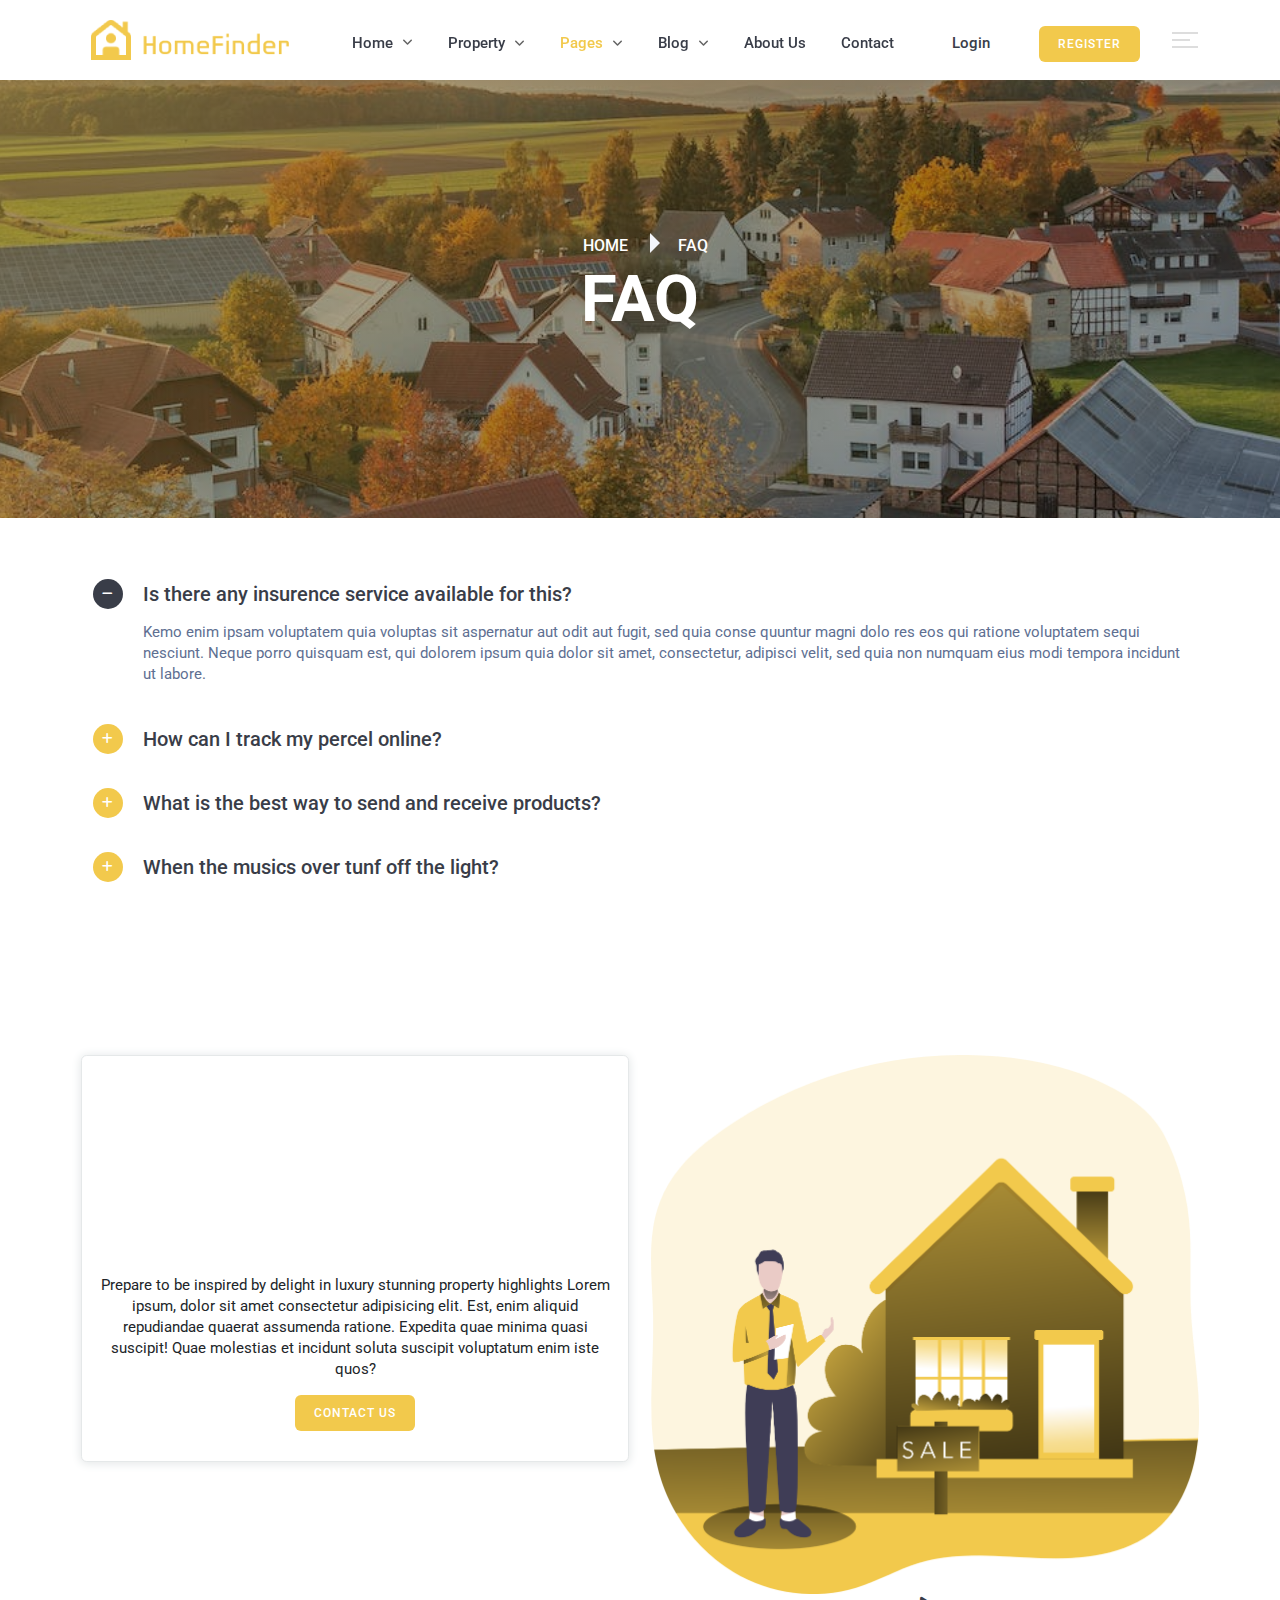
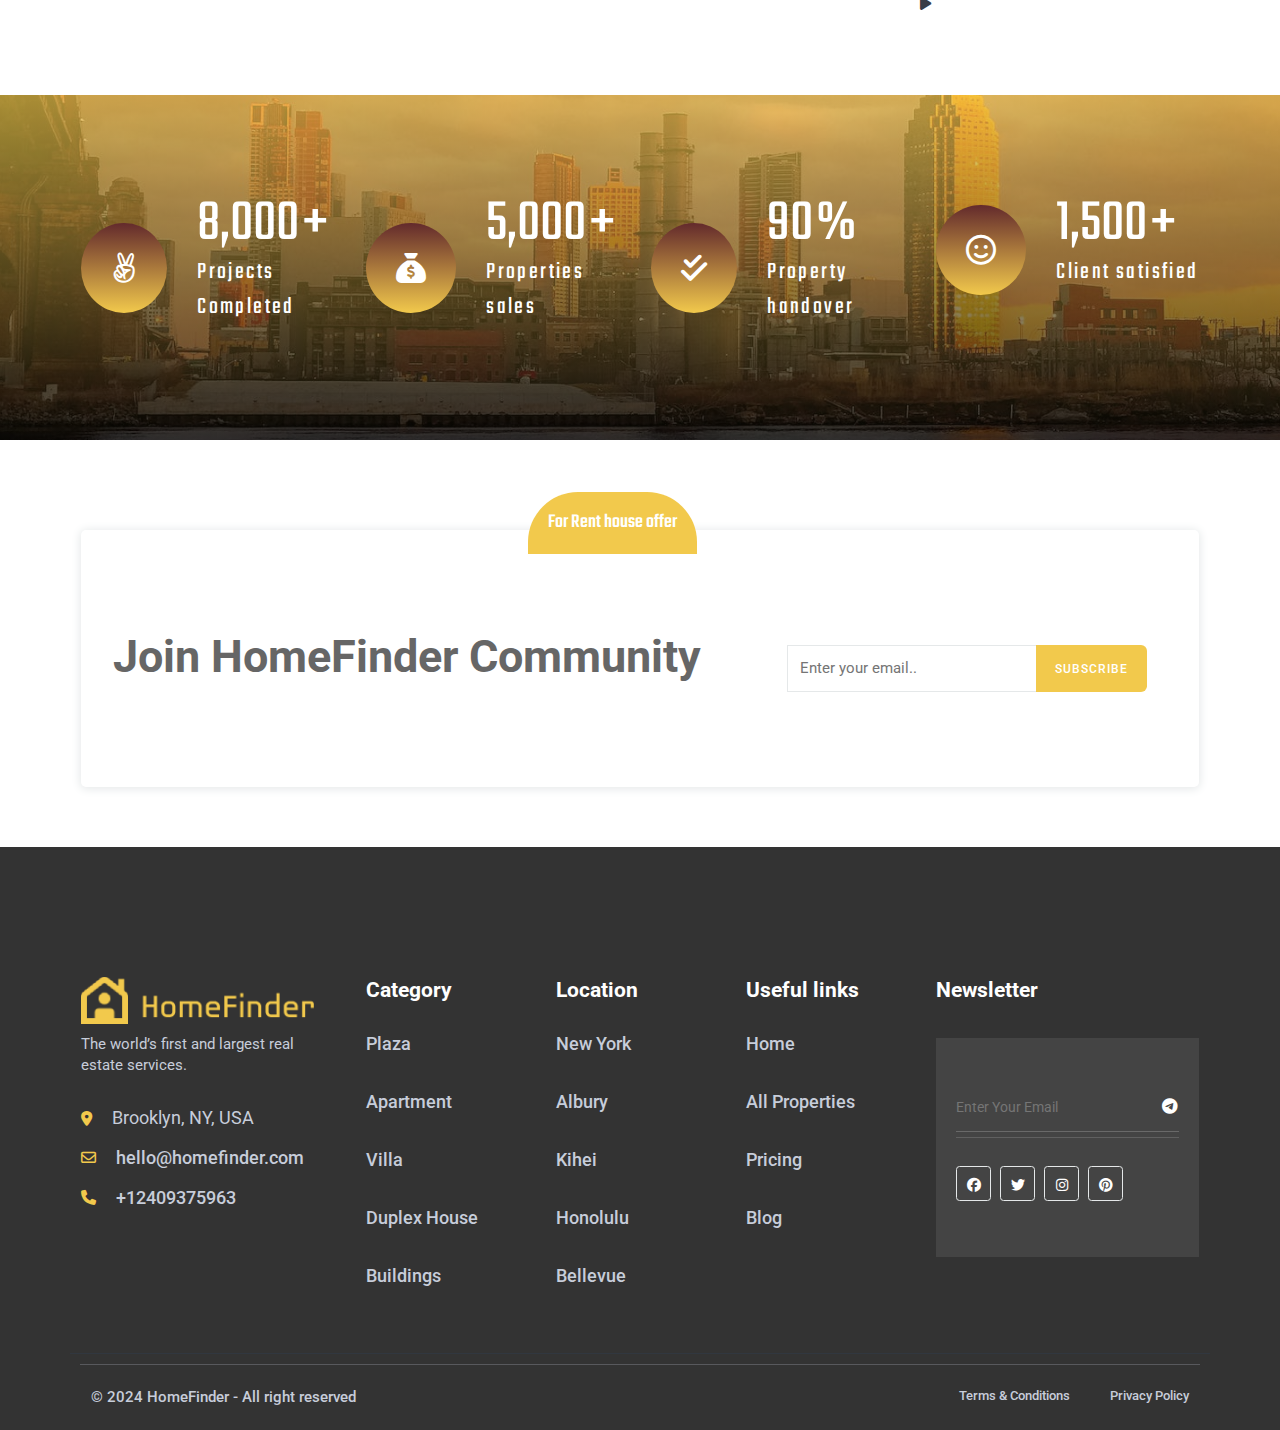
<file: faq.html>
<!DOCTYPE html>
<html dir="ltr" lang="en">


 
<head>
    <meta name="viewport" content="width=device-width,initial-scale=1.0">
    <meta charset="utf-8">
    <meta name="description" content="HomeFinder">
    <meta name="keywords"
        content="real estate,real estate license,commercial real estate,compass real estate,real estate school,allegheny county real estate,real estate attorney,real estate agencies,australia real estate,agency real estate,real estate crowdfunding,digital real estate,real estate for sale,real estate finance,florida real estate">
    <meta name="author" content="TBS">

    <title>HomeFinder - Real Estate & Property HTML5 Template</title>

    <!-- FAVICON -->
    <link rel="icon" type="image/png" href="images/logo/favicon.png">
    <!-- GOOGLE FONTS -->
    <link rel="preconnect" href="https://fonts.googleapis.com/">
    <link rel="preconnect" href="https://fonts.gstatic.com/" crossorigin>
    <link rel="stylesheet"
        href="https://fonts.googleapis.com/css2?family=Roboto:wght@400;500;700&amp;family=Teko:wght@400;500;600;700&amp;display=swap">
    <!-- AOS CSS -->
    <link rel="stylesheet" href="css/aos.min.css">
    <!-- SELECT 2 CSS -->
    <link rel="stylesheet" href="css/select2.min.css">
    <!-- MAGNIFIC POPUP CSS -->
    <link rel="stylesheet" href="css/magnific-popup.css">
    <!-- FONTAWESOME CSS -->
    <link rel="stylesheet" href="css/all.min.css">
    <link rel="stylesheet" href="css/fontawesome.min.css">
    <!-- SLICK CSS -->
    <link rel="stylesheet" href="css/slick.css">
    <!-- BOOTSTRAP CSS -->
    <link rel="stylesheet" href="css/bootstrap.min.css">
    <!-- MAIN CSS -->
    <link rel="stylesheet" href="css/style.css">
</head>

<body>

    <!--=============================
    START HEADER SECTION
    ==============================-->
    <header>
        <nav class="navbar navbar-expand-lg main_menu">
            <div class="container container_large">
                <a class="navbar-brand" href="index.html">
                    <img src="images/logo/logo.png" alt="HomeFinder" class="img-fluid">
                </a> 
                <button class="navbar-toggle" type="button" id="navbarToggleBtn" data-bs-toggle="collapse" data-bs-target="#navbarNav"
                        aria-controls="navbarNav" aria-expanded="false" aria-label="Toggle navigation">
                    <i class="fas fa-bars bar_icon"></i> 
                    <i class="fa-solid fa-xmark close_icon"></i>
                </button>

                <div class="collapse navbar-collapse" id="navbarNav">
                    <ul class="navbar-nav  m-auto">
                        <li class="nav-item">
                            <a class="nav-link" href="#">Home <i class="fa-solid fa-angle-down fa-sm"></i> </a>
                            <ul class="dropdown_menu">
                                <li><a href="index.html">home style one</a></li>
                                <li><a href="index-2.html">home style two</a></li>
                            </ul>
                        </li>
                        <li class="nav-item">
                            <a class="nav-link" href="#">Property <i class="fa-solid fa-angle-down"></i> </a>
                            <ul class="dropdown_menu">
                                <li><a href="properties.html">Properties</a></li>
                                <li><a href="property-grid-view.html">Property grid view</a></li>
                                <li><a href="property-list-view.html">Property list view</a></li>
                                <li><a href="property-left-sidebar.html">Property left sidebar</a></li>
                                <li><a href="property-right-sidebar.html">Property right sidebar</a></li>
                                <li><a href="property-details.html">Property details</a></li>
                            </ul>
                        </li>
                        <li class="nav-item">
                            <a class="nav-link active" href="#">pages <i class="fa-solid fa-angle-down"></i> </a>
                            <ul class="dropdown_menu">
                                <li><a href="blog.html">Blog</a></li>
                                <li><a href="blog-details.html">Blog details</a></li>
                                <li><a href="pricing.html">Pricing plan</a></li>
                                <li><a class="active" href="faq.html">FAQ's</a></li>
                                <li><a href="team-member.html">Team</a></li>
                            </ul>
                        </li>
                        <li class="nav-item">
                            <a class="nav-link" href="#">Blog <i class="fa-solid fa-angle-down"></i> </a>
                            <ul class="dropdown_menu">
                                <li><a href="blog.html">blog</a></li>
                                <li><a href="blog-details.html">blog details</a></li>
                            </ul>
                        </li>
                        <li class="nav-item">
                            <a class="nav-link" href="about.html">About us</a>
                        </li>
                        <li class="nav-item">
                            <a class="nav-link" href="contact.html">contact</a>
                        </li>
                    </ul>
                    <ul class="menu_right d-flex align-items-center">
                        <li class="menu_btn">
                            <a href="#">Login</a>
                        </li>
                        <li class="menu_btn">
                            <a class="theme-btn" href="#">Register</a>
                        </li>
                        <li>
                            <div class="toggle_bar" data-bs-toggle="offcanvas" data-bs-target="#offcanvasRight"
                                aria-controls="offcanvasRight">
                                <span class="toggle_bar_1"></span>
                                <span class="toggle_bar_2"></span>
                                <span class="toggle_bar_1"></span>
                            </div>
                        </li>
                    </ul>
                </div>
            </div>
        </nav>

        <div class="menu_offcanvas offcanvas offcanvas-end" tabindex="-1" id="offcanvasRight">
            <button type="button" class="btn-close" data-bs-dismiss="offcanvas" aria-label="Close"><i
                    class="fa-solid fa-xmark"></i></button>
            <div class="offcanvas-body">
                <a class="offcanvas_logo" href="index.html">
                    <img src="images/logo/logo.png" alt="HomeFinder" class="img-fluid">
                </a>
                <p class="offcanvas_description">Real Estate is a well-established and reputable real estate company
                    that specializes in buying, selling, and leasing residential and commercial properties. With a
                    dedicated team of experienced real estate professionals, the company is committed to providing
                    excellent service to clients looking to navigate the dynamic real estate market.</p>
                <!-- offcanvas blog of top properties -->
                <div class="offcanvas_blog">
                    <h3>Top Properties</h3>
                    <ul>
                        <li>
                            <div class="img">
                                <img src="images/blog/recent-img-1.jpg" alt="blog" class="img-fluid w-100">
                            </div>
                            <div class="text">
                                <p><i class="fa-regular fa-calendar"></i> 14 November 2023</p>
                                <a class="title" href="blog-details.html">Mindblowing Home at Indiana</a>
                            </div>
                        </li>
                        <li>
                            <div class="img">
                                <img src="images/blog/recent-img-2.jpg" alt="blog" class="img-fluid w-100">
                            </div>
                            <div class="text">
                                <p><i class="fa-regular fa-calendar"></i> 15 January 2024</p>
                                <a class="title" href="blog-details.html">Awesome Plaza in Alabama</a>
                            </div>
                        </li>
                        <li>
                            <div class="img">
                                <img src="images/blog/recent-img-3.jpg" alt="blog" class="img-fluid w-100">
                            </div>
                            <div class="text">
                                <p><i class="fa-regular fa-calendar"></i> 25 February 2024</p>
                                <a class="title" href="blog-details.html">House In Los Washington</a>
                            </div>
                        </li>
                        <li>
                            <div class="img">
                                <img src="images/blog/recent-img.jpg" alt="blog" class="img-fluid w-100">
                            </div>
                            <div class="text">
                                <p><i class="fa-regular fa-calendar"></i> 29 February 2024</p>
                                <a class="title" href="blog-details.html">Luxury Apartment in NEw York</a>
                            </div>
                        </li>
                    </ul>
                </div>
                <!-- offcanvas contact -->
                <div class="offcanvas_contact">
                    <h4>Connected with us</h4>
                    <a class="call" href="callto:40276328246">+12409375963</a>
                    <a class="address" href="https://maps.app.goo.gl/tMcjy5Rk6jycxEEu6">Brooklyn, NY, USA</a>
                    <a class="mail" href="mailto:homefinder@gmail.com">homefinder@gmail.com</a>
                    <ul class="d-flex flex-wrap">
                        <li><a class="facebook" href="#"><i class="fab fa-facebook-f"></i></a></li>
                        <li><a class="twitter" href="#"><i class="fab fa-twitter"></i></a></li>
                        <li><a class="linkedin" href="#"><i class="fab fa-linkedin-in"></i></a></li>
                        <li><a class="youtube" href="#"><i class="fab fa-youtube"></i></a></li>
                    </ul>
                </div>
            </div>
        </div>
    </header>
    <!--=============================
    END HEADER SECTION   
    ==============================-->


    <!-- =================
    PAGE BREADCUMB SECTION START
    =================== -->
    <div class="page-breadcrumb-area page-bg" style="background-image: url('images/section-bg/breadcumb-bg.png')">
        <div class="page-overlay"></div>
        <div class="container">
            <div class="row">
                <div class="col-md-12">
                    <div class="breadcrumb-wrapper">
                        <div class="breadcrumb-list">
                            <ul>
                                <li><a href="index.html">Home</a></li>
                                <li class="active"><a href="#">Faq</a></li>
                            </ul>
                        </div>
                        <div class="page-heading">
                            <h3 class="page-title">FAQ</h3>
                        </div>
                    </div>
                </div>
            </div>
        </div>
    </div>
    <!-- =================
    PAGE BREADCUMB SECTION END 
    =================== -->

    <!-- =================
      START FAQ SECTION
    =================== -->
    <div class="faq-page-section">
        <div class="container">
            <div class="row m-30 m-lg-0">
                <div class="col-12">
                    <!-- Accordion Start -->
                    <div class="accordion-wrapper style-one">
                        <div class="accordion-box-wrapper" id="serviceDetailsFAQ">
                            <!-- Single Accordion Start -->
                            <div class="accordion-list-item">
                                <div id="headingOne">
                                    <div class="accordion-head"  role="button"  data-bs-toggle="collapse" data-bs-target="#collapseOne"
                                        aria-expanded="true" aria-controls="collapseOne">
                                        <h3 class="accordion-title">Is there any insurence service available for
                                            this?</h3>
                                    </div>
                                </div>
                                <div id="collapseOne" class="accordion-collapse collapse show"
                                    aria-labelledby="headingOne" data-bs-parent="#serviceDetailsFAQ">
                                    <div class="accordion-item-body">
                                        <p>Kemo enim ipsam voluptatem quia voluptas sit aspernatur aut odit aut fugit,
                                            sed quia conse quuntur magni dolo res eos qui ratione voluptatem sequi
                                            nesciunt. Neque porro quisquam est, qui dolorem ipsum quia dolor sit amet,
                                            consectetur,
                                            adipisci velit, sed quia non numquam eius modi tempora incidunt ut labore.
                                        </p>
                                    </div>
                                </div>
                            </div>
                            <!-- Single Accordion End -->
                            <!-- Single Accordion Start -->
                            <div class="accordion-list-item">
                                <div id="headingTwo">
                                    <div class="accordion-head collapsed"  role="button"  data-bs-toggle="collapse"
                                        data-bs-target="#collapseTwo" aria-expanded="false" aria-controls="collapseTwo">
                                        <h3 class="accordion-title">How can I track my percel online?</h3>
                                    </div>
                                </div>
                                <div id="collapseTwo" class="accordion-collapse collapse" aria-labelledby="headingTwo"
                                    data-bs-parent="#serviceDetailsFAQ">
                                    <div class="accordion-item-body">
                                        <p>Temo enim ipsam voluptatem quia voluptas sit aspernatur aut odit aut fugit,
                                            sed quia conse quuntur magni dolo res eos qui ratione voluptatem sequi
                                            nesciunt. Neque porro quisquam est, qui dolorem ipsum quia dolor sit amet,
                                            consectetur,
                                            adipisci velit, sed quia non numquam eius modi tempora incidunt ut oabord.
                                        </p>
                                    </div>
                                </div>
                            </div>
                            <!-- Single Accordion End -->
                            <!-- Single Accordion Start -->
                            <div class="accordion-list-item">
                                <div id="headingThree">
                                    <div class="accordion-head collapsed"  role="button"  data-bs-toggle="collapse"
                                        data-bs-target="#collapseThree" aria-expanded="false"
                                        aria-controls="collapseThree">
                                        <h3 class="accordion-title">What is the best way to send and receive
                                            products?</h3>
                                        <div class="icon"></div>
                                    </div>
                                </div>
                                <div id="collapseThree" class="accordion-collapse collapse"
                                    aria-labelledby="headingThree" data-bs-parent="#serviceDetailsFAQ">
                                    <div class="accordion-item-body">
                                        <p>wemo enim ipsam voluptatem quia voluptas sit aspernatur aut odit aut fugit,
                                            sed quia conse quuntur magni dolo res eos qui ratione voluptatem sequi
                                            nesciunt. Neque porro quisquam est, qui dolorem ipsum quia dolor sit amet,
                                            consectetur,
                                            adipisci velit, sed quia non numquam eius modi tempora incidunt ut yabore.
                                        </p>
                                    </div>
                                </div>
                            </div>
                            <!-- Single Accordion End -->
                            <!-- Single Accordion Start -->
                            <div class="accordion-list-item">
                                <div id="headingFour">
                                    <div class="accordion-head collapsed" role="button"  data-bs-toggle="collapse"
                                        data-bs-target="#collapseFour" aria-expanded="false"
                                        aria-controls="collapseFour">
                                        <h3 class="accordion-title">When the musics over tunf off the light?</h3>
                                        <div class="icon"></div>
                                    </div>
                                </div>
                                <div id="collapseFour" class="accordion-collapse collapse" aria-labelledby="headingFour"
                                    data-bs-parent="#serviceDetailsFAQ">
                                    <div class="accordion-item-body">
                                        <p>Femo enim ipsam voluptatem quia voluptas sit aspernatur aut odit aut fugit,
                                            sed quia conse quuntur magni dolo res eos qui ratione voluptatem sequi
                                            nesciunt. Neque porro quisquam est, qui dolorem ipsum quia dolor sit amet,
                                            consectetur,
                                            adipisci velit, sed quia non numquam eius modi tempora incidunt ut eaboy.
                                        </p>
                                    </div>
                                </div>
                            </div>
                            <!-- Single Accordion End -->
                        </div>
                    </div>
                    <!-- Accordion End -->
                </div>
            </div>
        </div>
    </div>
    <!-- =================
      END FAQ SECTION
    =================== -->


    <!-- =================
      START HISTORY SECTION
    =================== -->
    <div class="history-section pt-10 pb-80">
        <div class="container">
            <div class="row">
                <div class="col-12  col-xl-6 text-md-center">
                    <div class="main-card mx-auto">
                        <div class="card history-card">
                            <div class="card-body">
                                <div class="card-contents">
                                    <div class="title-box mx-auto">
                                        <div class="title-center" data-aos="zoom-in" data-aos-duration="1500">
                                            <p>OUR TARGET</p>
                                            <div class="heading-line-center mb-1"></div>
                                        </div>
                                        <div class="sub-title-center" data-aos="zoom-in" data-aos-duration="1500">
                                            <h2>Trending Property Finding</h2>
                                        </div>
                                    </div>
                                    <p>Prepare to be inspired by delight in luxury stunning property highlights
                                        Lorem ipsum, dolor sit amet consectetur adipisicing elit. Est, enim aliquid
                                        repudiandae quaerat assumenda ratione. Expedita quae minima quasi suscipit! Quae
                                        molestias et incidunt soluta suscipit voluptatum enim iste quos?
                                    </p>

                                    <div class="btn-wrapper my-3">
                                        <a href="#" class="theme-btn">
                                            Contact us
                                        </a>
                                    </div>
                                </div>
                            </div>
                        </div>
                    </div>
                </div>
                <div class="col-12  col-xl-6 text-md-center">
                    <!-- VIDEO POPUP START -->
                    <div class="video-popup-wrapper video-popup">
                        <div class="video-box">
                            <img src="images/about/video-popup.jpg" class="img-fluid" alt="video-popup">
                            <a href="https://www.youtube.com/watch?v=Qgz68yDSoD0" class="video-play">
                                <span>
                                    <i class="fa-solid fa-play"></i>
                                </span>
                                <span class="border-animation border-animation--border-1"></span>
                                <span class="border-animation border-animation--border-2"></span>
                            </a>
                        </div>
                    </div>
                    <!-- END VIDEO POPUP -->
                </div>
            </div>
        </div>
    </div>
    <!-- =================
      END HISTORY SECTION
    =================== -->

    <!-- =================
      START HISTORY COUNTER SECTION
    =================== -->
    <div class="history-counter mb-30">
        <div class="container">
            <div class="row">
                <div class="col-sm-6 col-md-6 col-lg-3">
                    <div class="counter-item">
                        <div class="icon">
                            <span><i class="fa-brands fa-angellist"></i></span>
                        </div>
                        <div class="content">
                            <span class="counter">8,000</span>
                            <span>+</span>
                                    <p>Projects Completed</p>
                        </div>
                    </div>
                </div>
                <div class="col-sm-6 col-md-6 col-lg-3">
                    <div class="counter-item">
                        <div class="icon">
                            <span><i class="fa-solid fa-sack-dollar"></i></span>
                        </div>
                        <div class="content">
                            <span class="counter">5,000</span>
                            <span>+</span>
                                    <p>Properties sales</p>
                        </div>
                    </div>
                </div>
                <div class="col-sm-6 col-md-6 col-lg-3">
                    <div class="counter-item">
                        <div class="icon">
                            <span><i class="fa-solid fa-check-double"></i></span>
                        </div>
                        <div class="content">
                            <span class="counter">90</span>
                            <span>%</span>
                                    <p>Property handover</p>
                        </div>
                    </div>
                </div>
                <div class="col-sm-6 col-md-6 col-lg-3">
                    <div class="counter-item">
                        <div class="icon">
                            <span><i class="fa-regular fa-face-smile"></i></span>
                        </div>
                        <div class="content">
                            <span class="counter">1,500</span>
                            <span>+</span>
                                    <p>Client satisfied</p>
                        </div>
                    </div>
                </div>
            </div>
        </div>
    </div>
    <!-- =================
      END HISTORY COUNTER SECTION
    =================== -->

    <!-- =================
      START SUBSCRIBE SECTION
    =================== -->
    <div class="subscribe-section">
        <div class="container">
            <div class="subscribe-wrapper">
                <div class="row">
                    <div class="col-12 col-md-7 col-lg-7">
                        <div class="subscribe-area-content">
                            <h5>For Rent house offer</h5>
                            <h2>Join HomeFinder Community</h2>
                        </div>
                    </div>
                    <div class="col-12 col-md-5 col-lg-5">
                        <div class="d-flex justify-content-center">
                            <div class="subscribe-area-button">
                                <div class="input-group mb-5 mt-3">
                                    <input type="email" name="email" placeholder="Enter your email..">
                                    <button class="theme-btn" type="button">Subscribe</button>
                                </div>
                            </div>
                        </div>
                    </div>

                </div>
            </div>
        </div>
    </div>
    <!-- =================
    END SUBSCRIBE SECTION
    =================== -->

    <!-- =================
      START FOOTER SECTION
    =================== -->
    <footer class="footer-section">
        <div class="footer-sec">
            <div class="container">
                <div class="row">
                    <div class="col-xxl-3 col-xl-3 col-lg-3 col-md-6">
                        <div class="footer-widget">
                            <div class="footer-widget-info">
                                <div class="footer-logo">
                                    <a href="index.html">
                                        <div class="logo-section">
                                            <div>
                                                <img src="images/logo/logo.png" alt="Footer Logo">
                                            </div>
                                        </div>
                                    </a>
                                    <p>
                                        The world’s first and largest real estate services.
                                    </p>
                                </div>
                                <div class="footer-widget-contact">
                                    <div class="footer-contact">
                                        <ul>
                                            <li>
                                                <div class="contact-icon">
                                                    <i class="fa-solid fa-location-dot"></i>
                                                </div>
                                                <div class="contact-text">
                                                    <span>Brooklyn, NY, USA</span>
                                                </div>
                                            </li>
                                            <li>
                                                <div class="contact-icon">
                                                    <i class="fa-regular fa-envelope"></i>
                                                </div>
                                                <div class="contact-text">
                                                    <a
                                                        href="mailto:hello@homefinder.com"><span>hello@homefinder.com</span></a>
                                                </div>
                                            </li>
                                            <li>
                                                <div class="contact-icon">
                                                    <i class="fa-solid fa-phone"></i>
                                                </div>
                                                <div class="contact-text">
                                                    <a href="tell:+12409375963">
                                                        <span>+12409375963</span>
                                                    </a>
                                                </div>
                                            </li>
                                        </ul>
                                    </div>
                                </div>
                            </div>
                        </div>
                    </div>

                    <div class="col-xxl-2 col-xl-2 col-lg-2 col-md-6">
                        <div class="footer-widget widget_nav_menu">
                            <h2 class="footer-widget-title">Category</h2>
                            <ul class="menu">
                                <li><a href="properties.html">Plaza</a></li>
                                <li><a href="properties.html">Apartment</a></li>
                                <li><a href="properties.html">Villa</a></li>
                                <li><a href="properties.html">Duplex house</a></li>
                                <li><a href="properties.html">Buildings</a></li>
                            </ul>
                        </div>
                    </div>

                    <div class="col-xxl-2 col-xl-2 col-lg-2 col-md-6">
                        <div class="footer-widget widget_nav_menu">
                            <h2 class="footer-widget-title">Location</h2>
                            <ul class="menu">
                                <li><a href="#">New york</a></li>
                                <li><a href="#">Albury</a></li>
                                <li><a href="#">Kihei</a></li>
                                <li><a href="#">Honolulu</a></li>
                                <li><a href="#">Bellevue</a></li>
                            </ul>
                        </div>
                    </div>

                    <div class="col-xxl-2 col-xl-2 col-lg-2 col-md-6">
                        <div class="footer-widget widget_nav_menu">
                            <h2 class="footer-widget-title">Useful links</h2>
                            <ul class="menu">
                                <li><a href="index.html">Home</a></li>
                                <li><a href="properties.html">All properties</a></li>
                                <li><a href="pricing.html">Pricing</a></li>
                                <li><a href="blog.html">Blog</a></li>
                            </ul>
                        </div>
                    </div>

                    <div class="col-xxl-3 col-xl-3 col-lg-3 col-md-6">
                        <div class="footer-widget widget_nav_menu">
                            <h2 class="footer-widget-title">Newsletter</h2>
                            <div class="newsletter-card-wrapper style-two">
                                <div class="newsletter-card">
                                    <div class="subscribe-form">
                                        <form method="post" action="#">
                                            <div class="form-group">
                                                <input type="email" name="email" value="" placeholder="Enter Your Email"
                                                    required="">
                                                <button type="submit" class="submit-btn"><i
                                                        class="fab fa-telegram-plane"></i></button>
                                            </div>
                                        </form>
                                    </div>

                                    <div class="icon-box-wrapper style-one">
                                        <div class="icon-box">
                                            <div class="icons">
                                                <a href="#"><i class="fa-brands fa-facebook"></i></a>
                                                <a href="#"><i class="fa-brands fa-twitter"></i></a>
                                                <a href="#"><i class="fa-brands fa-instagram"></i></a>
                                                <a href="#"><i class="fa-brands fa-pinterest"></i></a>
                                            </div>
                                        </div>
                                    </div>

                                </div>
                            </div>
                        </div>
                    </div>
                    <div class="footer-bottom-area">
                        <hr>
                        <div class="container">
                            <div class="row">
                                <div class="col-lg-6 text-md-center">
                                    <div class="copyright-text"> <a href="#"
                                            target="_blank">© 2024 HomeFinder - All right reserved</a>
                                    </div>
                                </div>
                                <div class="col-lg-6">
                                    <div class="footer-bottom-menu">
                                        <ul>
                                            <li>
                                                <a href="#">Terms & Conditions</a>
                                            </li>
                                            <li>
                                                <a href="#">Privacy Policy</a>
                                            </li>
                                        </ul>
                                    </div>
                                </div>
                            </div>
                        </div>
                    </div>
                </div>
            </div>
        </div>
    </footer>
    <!-- =================
      END FOOTER SECTION
    =================== -->

    <!-- =================
      START SCROLL UP SECTION
    =================== -->
    <div id="scrollTop" class="scrollup-wrapper">
        <div class="scrollup-btn">
            <i class="fa-solid fa-angle-up"></i>
        </div>
    </div>
    <!-- =================
    END SCROLL UP SECTION
    =================== -->






    <!-- JQUERY PLUGIN JS -->
    <script src="js/jquery.min.js"></script>
    <!-- BOOTSTRAP JS -->
    <script src="js/bootstrap.min.js"></script>
    <!-- SELECT 2 PLUGIN JS -->
    <script src="js/select2.min.js"></script>
    <!-- SLICK PLUGIN JS -->
    <script src="js/slick.js"></script>
    <!-- COUNTERUP PLUGIN JS -->
    <script src="js/jquery.counterup.min.js"></script>
    <!-- MAGNIFIC PLUGIN JS -->
    <script src="js/jquery.magnific-popup.min.js"></script>
    <!-- AOS PLUGIN JS -->
    <script src="js/aos.js"></script>
    <!-- TILT PLUGIN JS -->
    <script src="js/tilt.jquery.js"></script>
    <!-- WAYPOINTS PLUGIN JS -->
    <script src="js/waypoints.js"></script> 
    <!-- MAIN JS -->
    <script src="js/custom.js"></script>
</body>

 
</html>
</file>
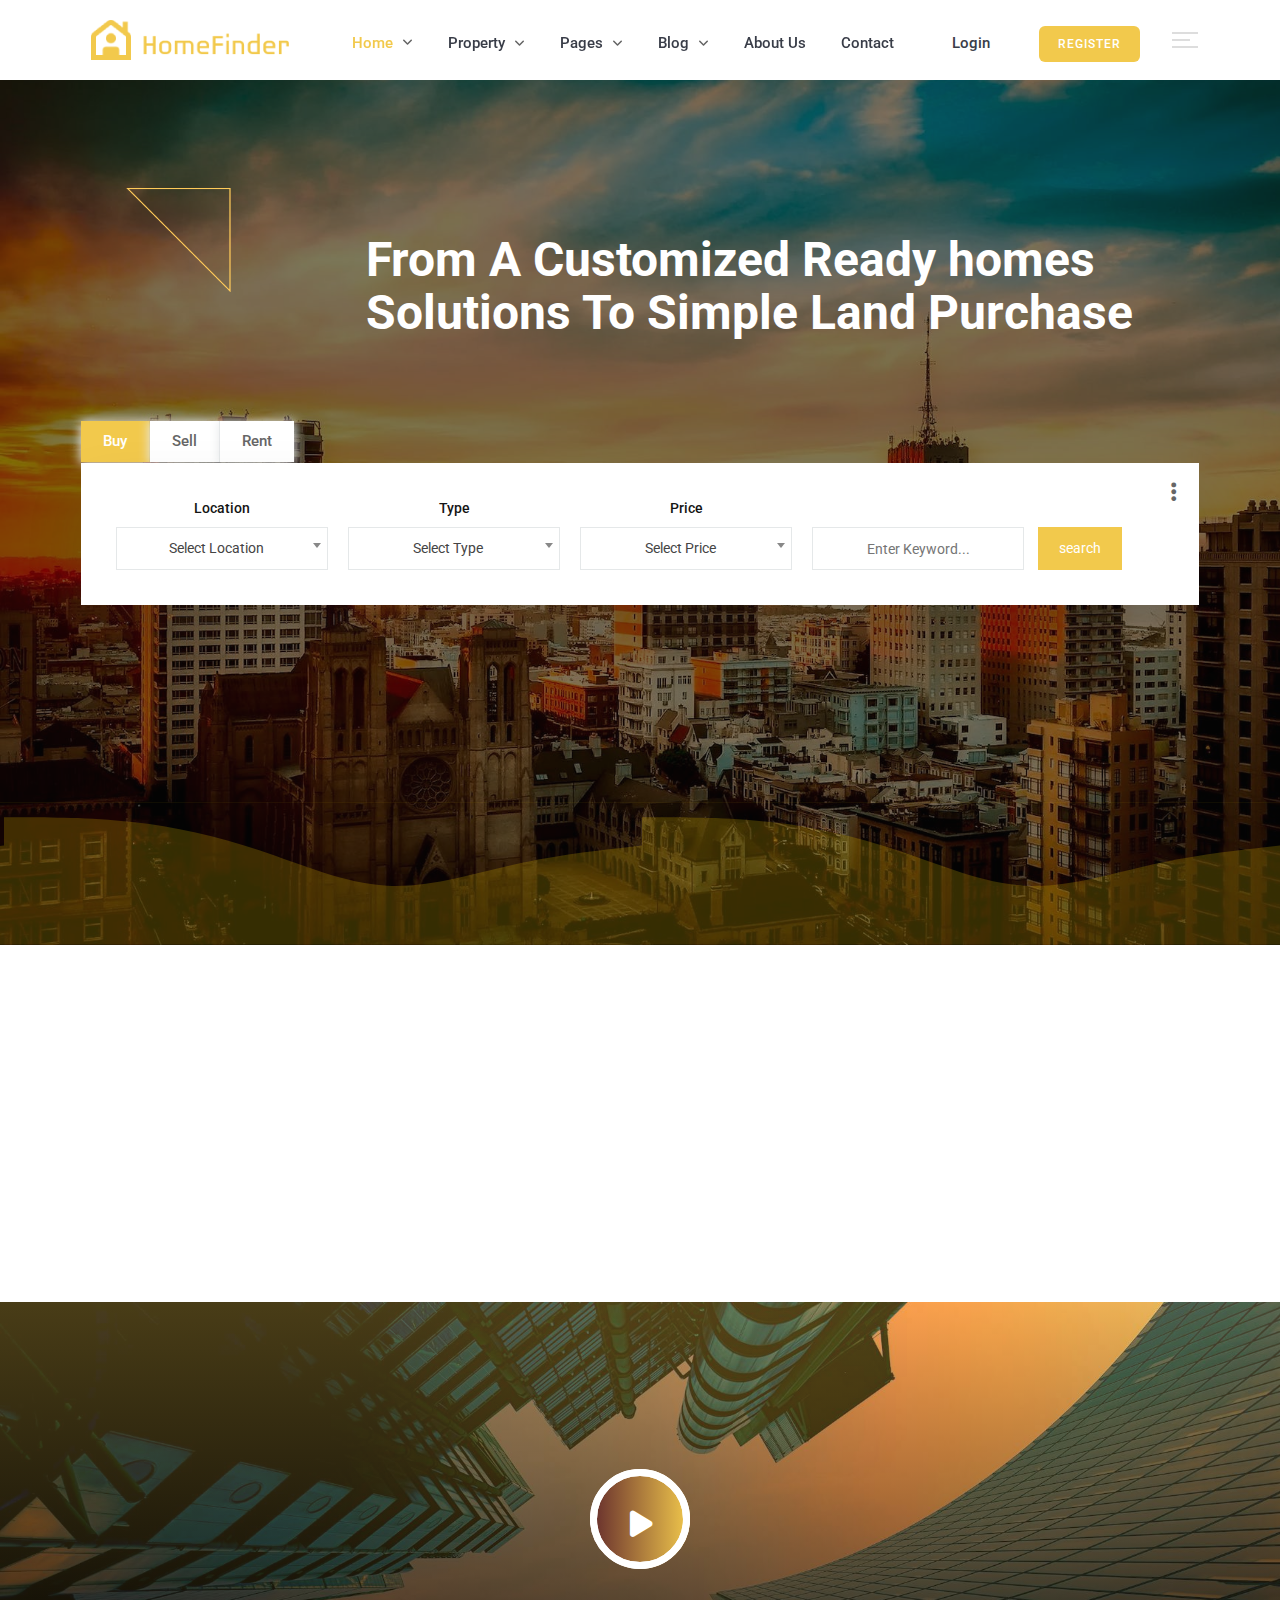
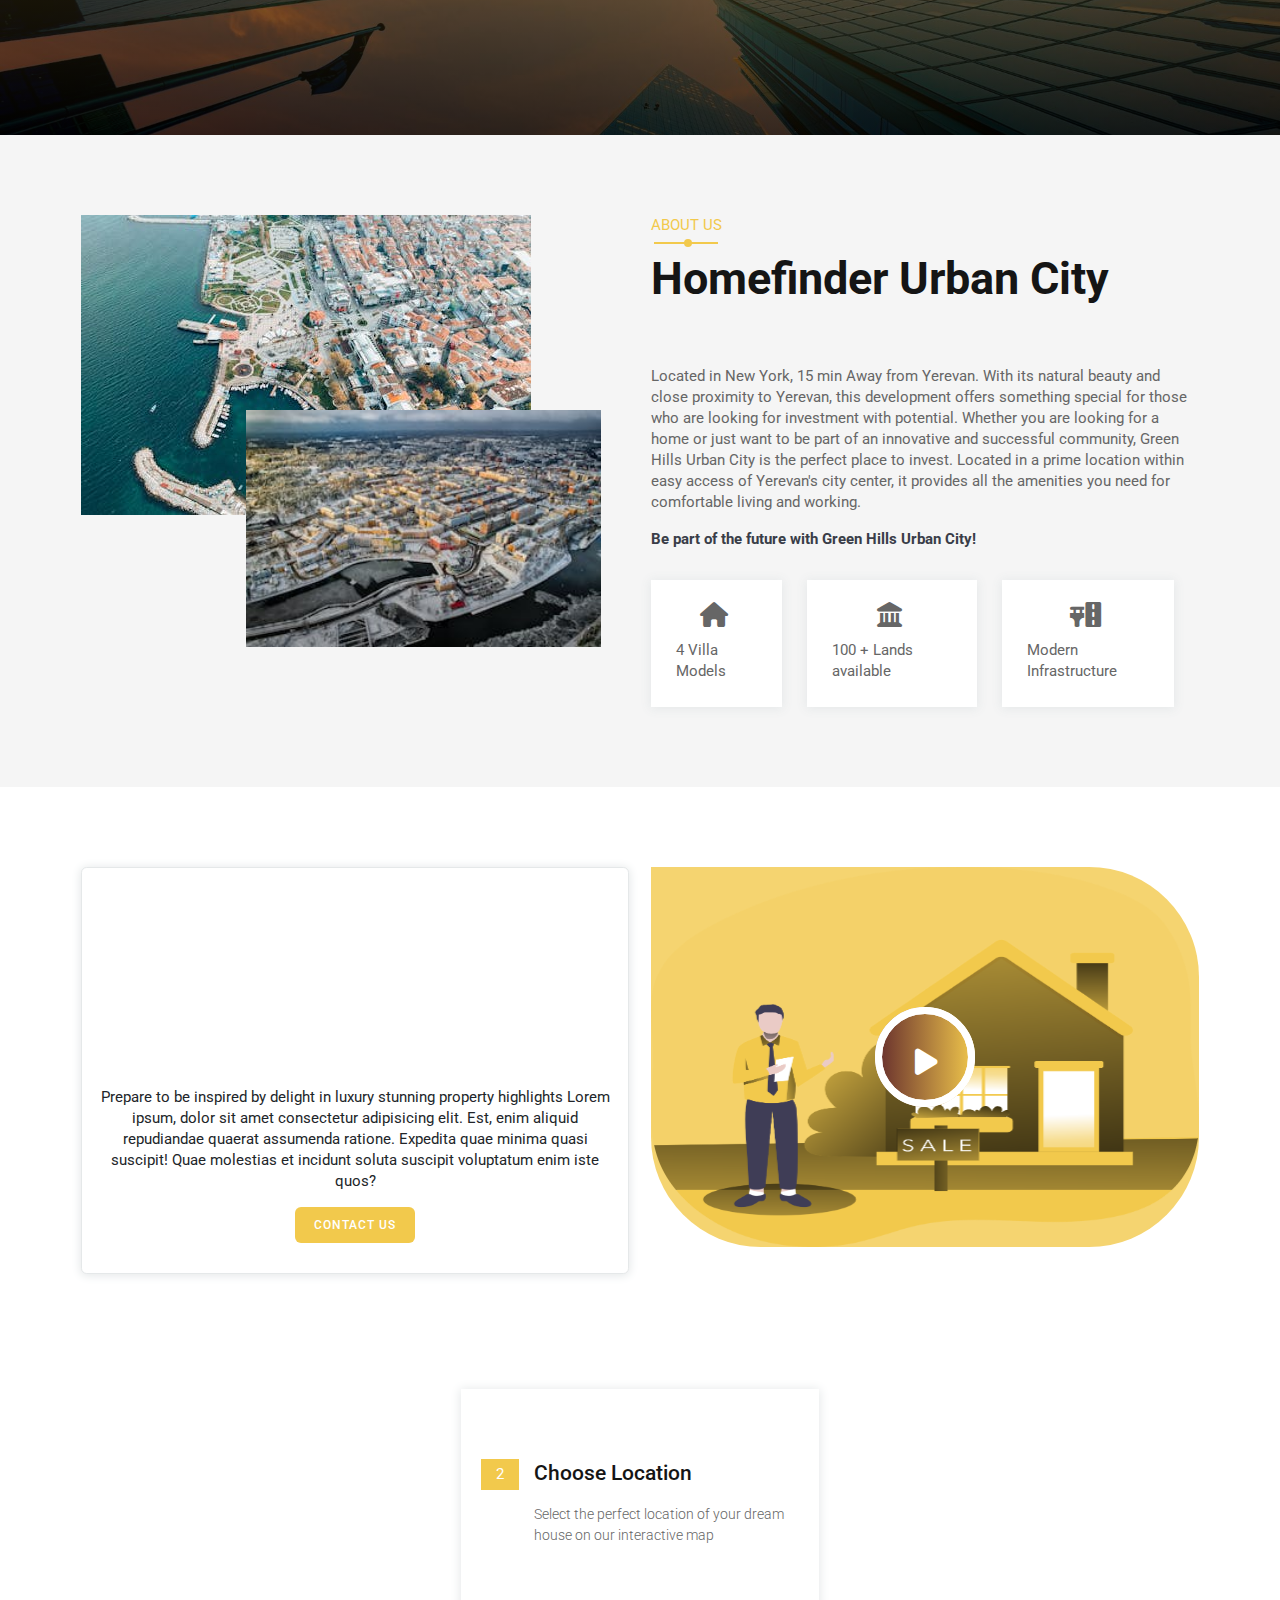
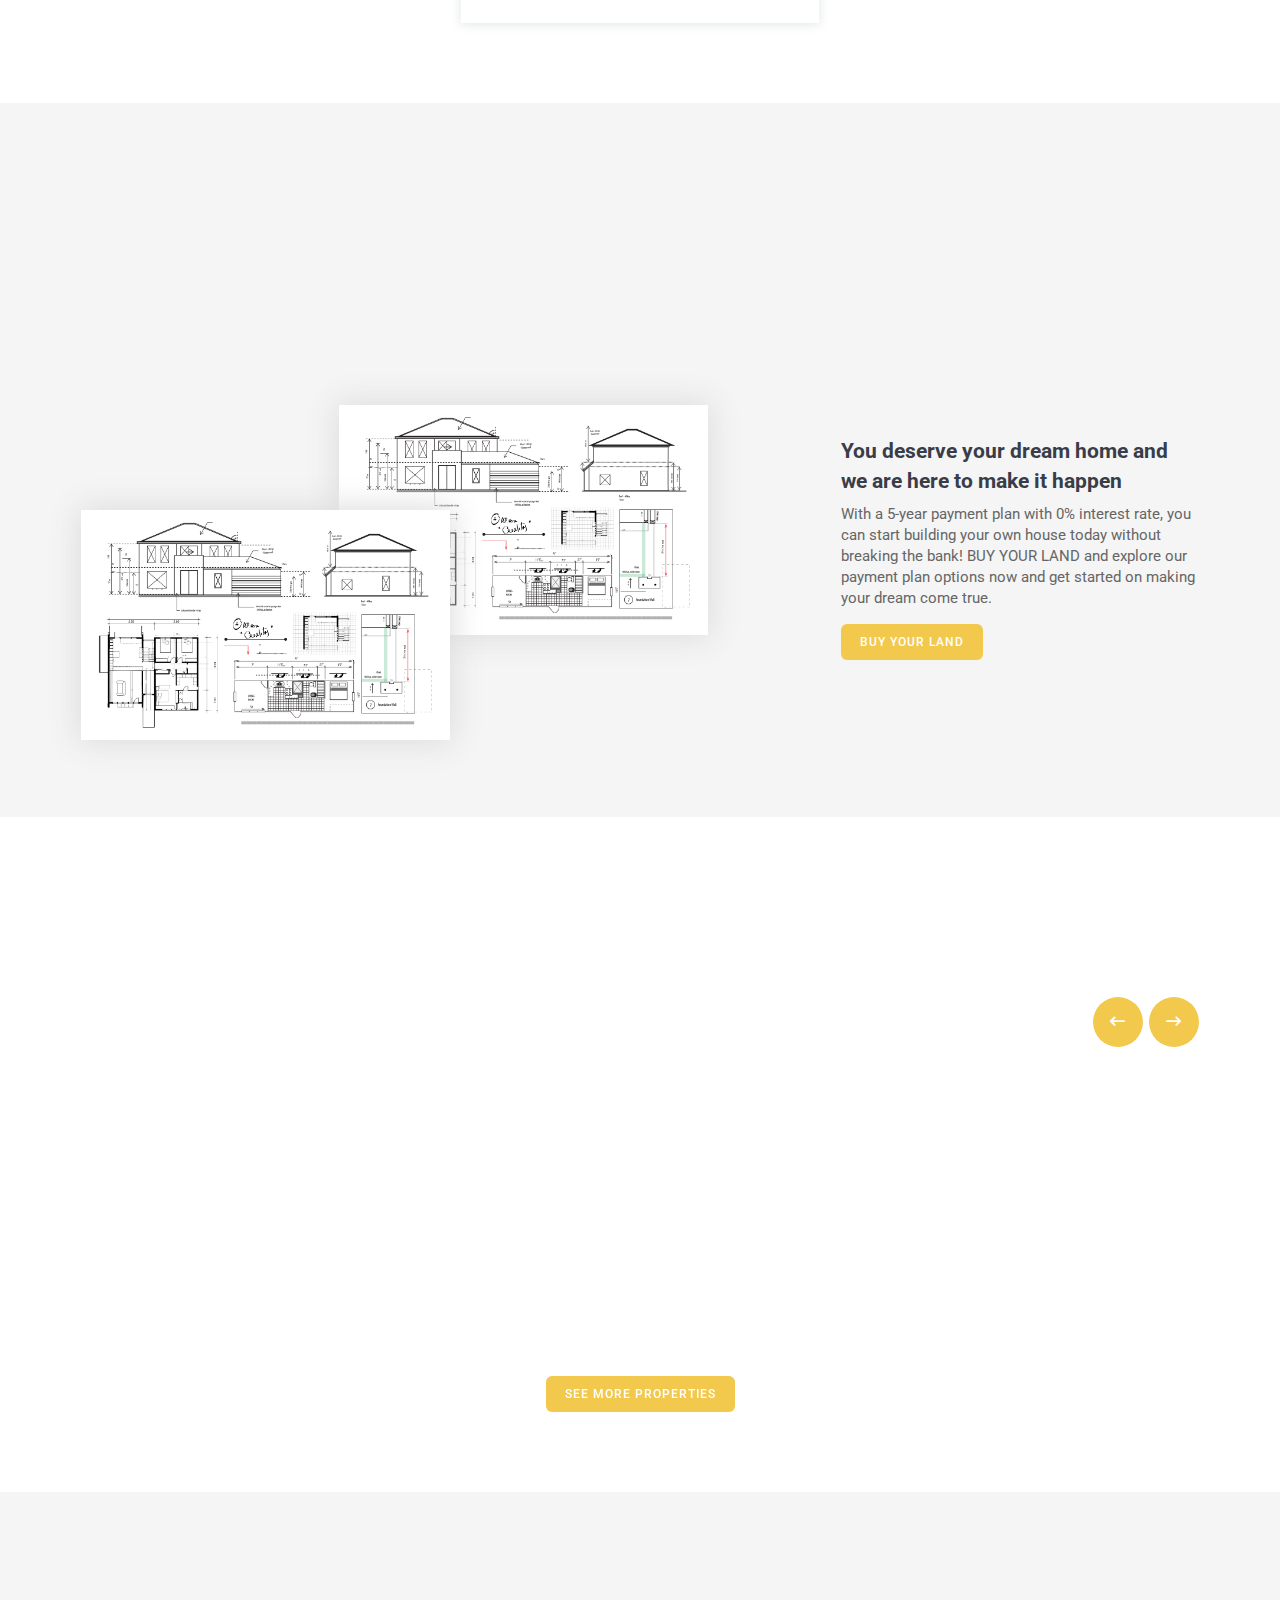
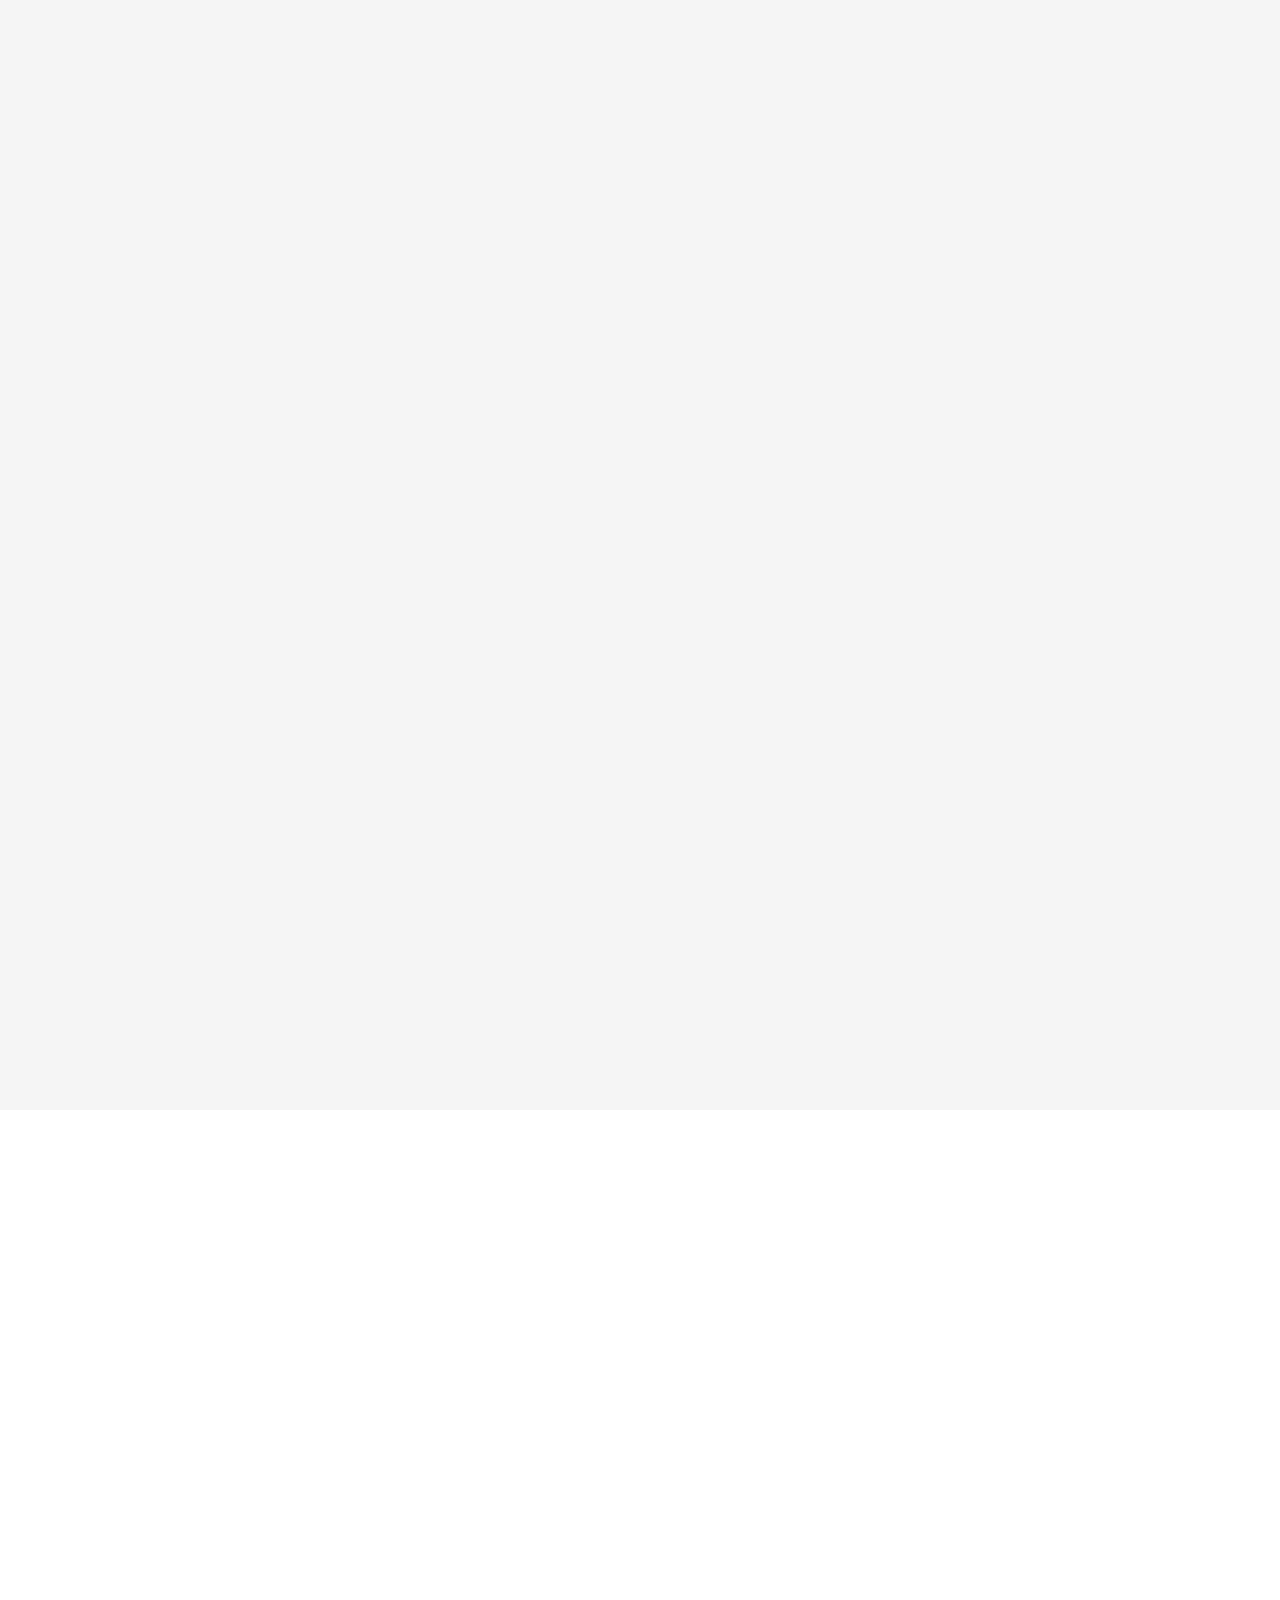
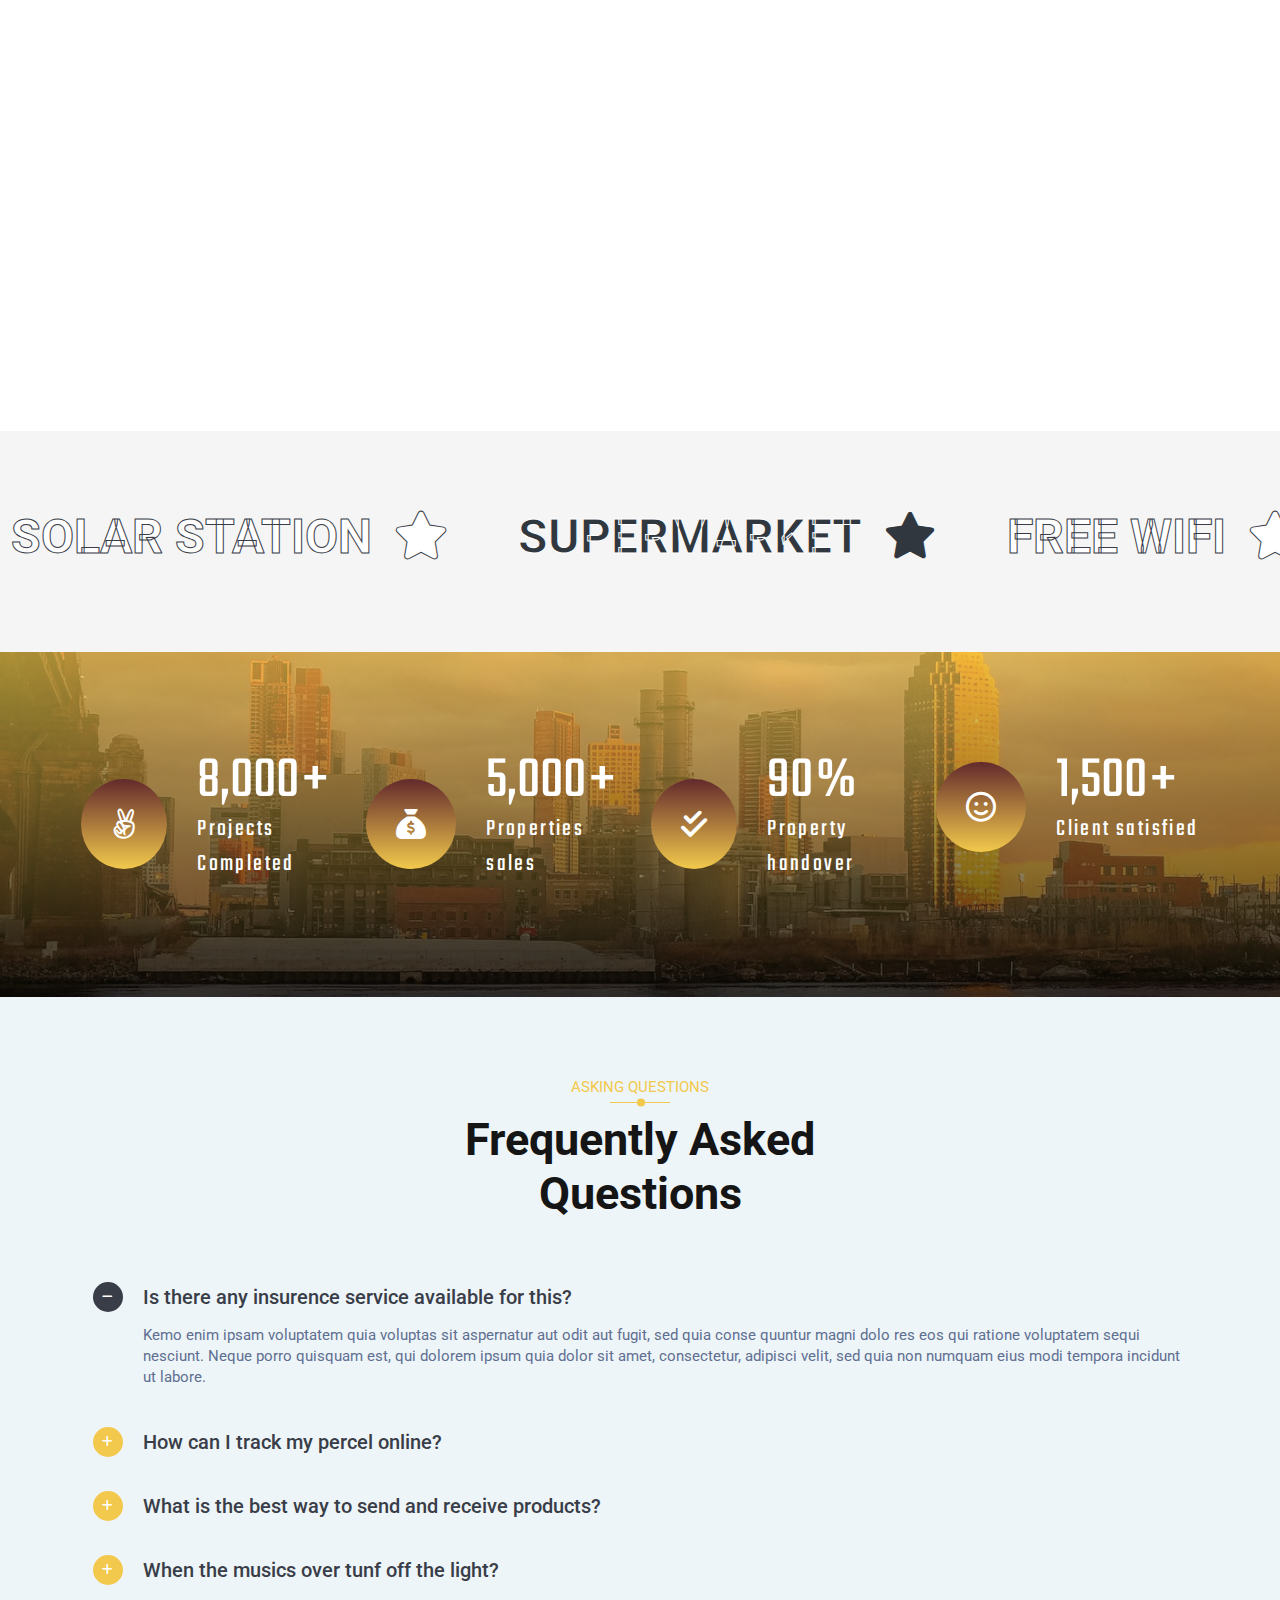
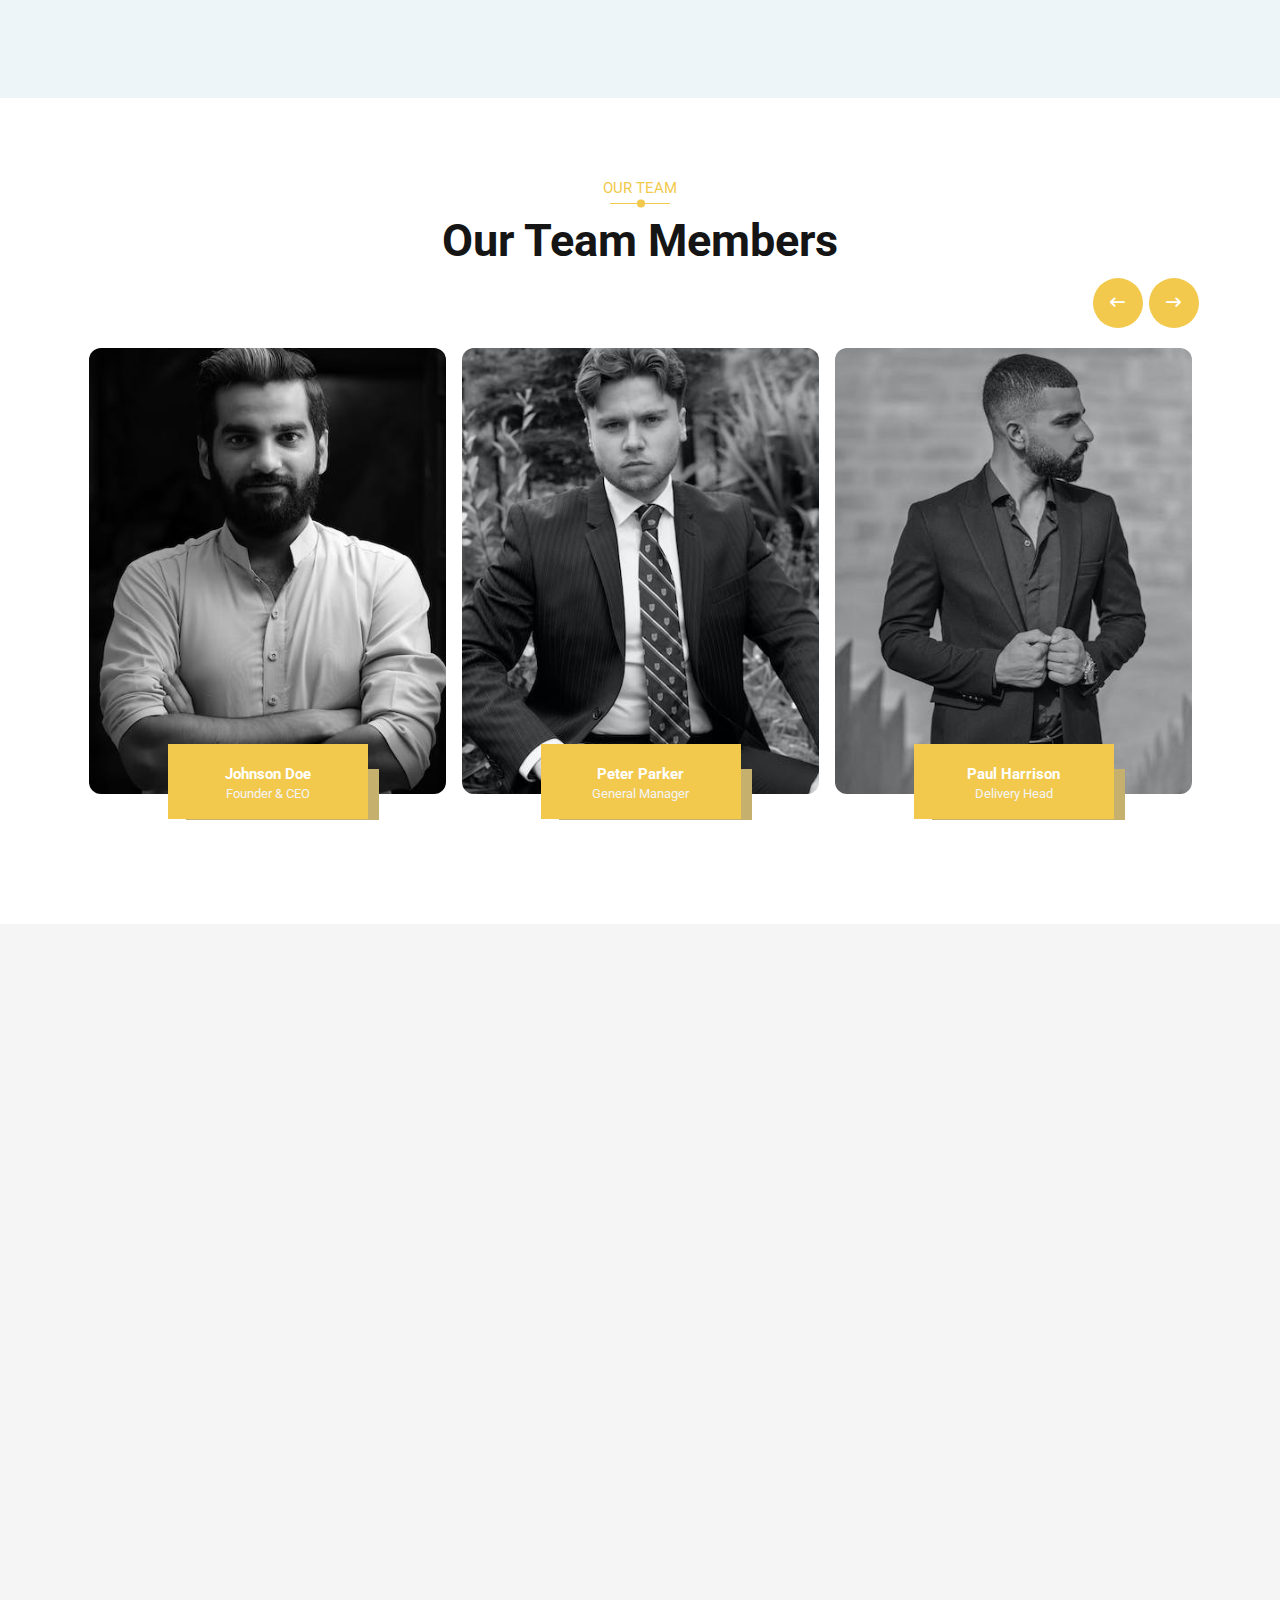
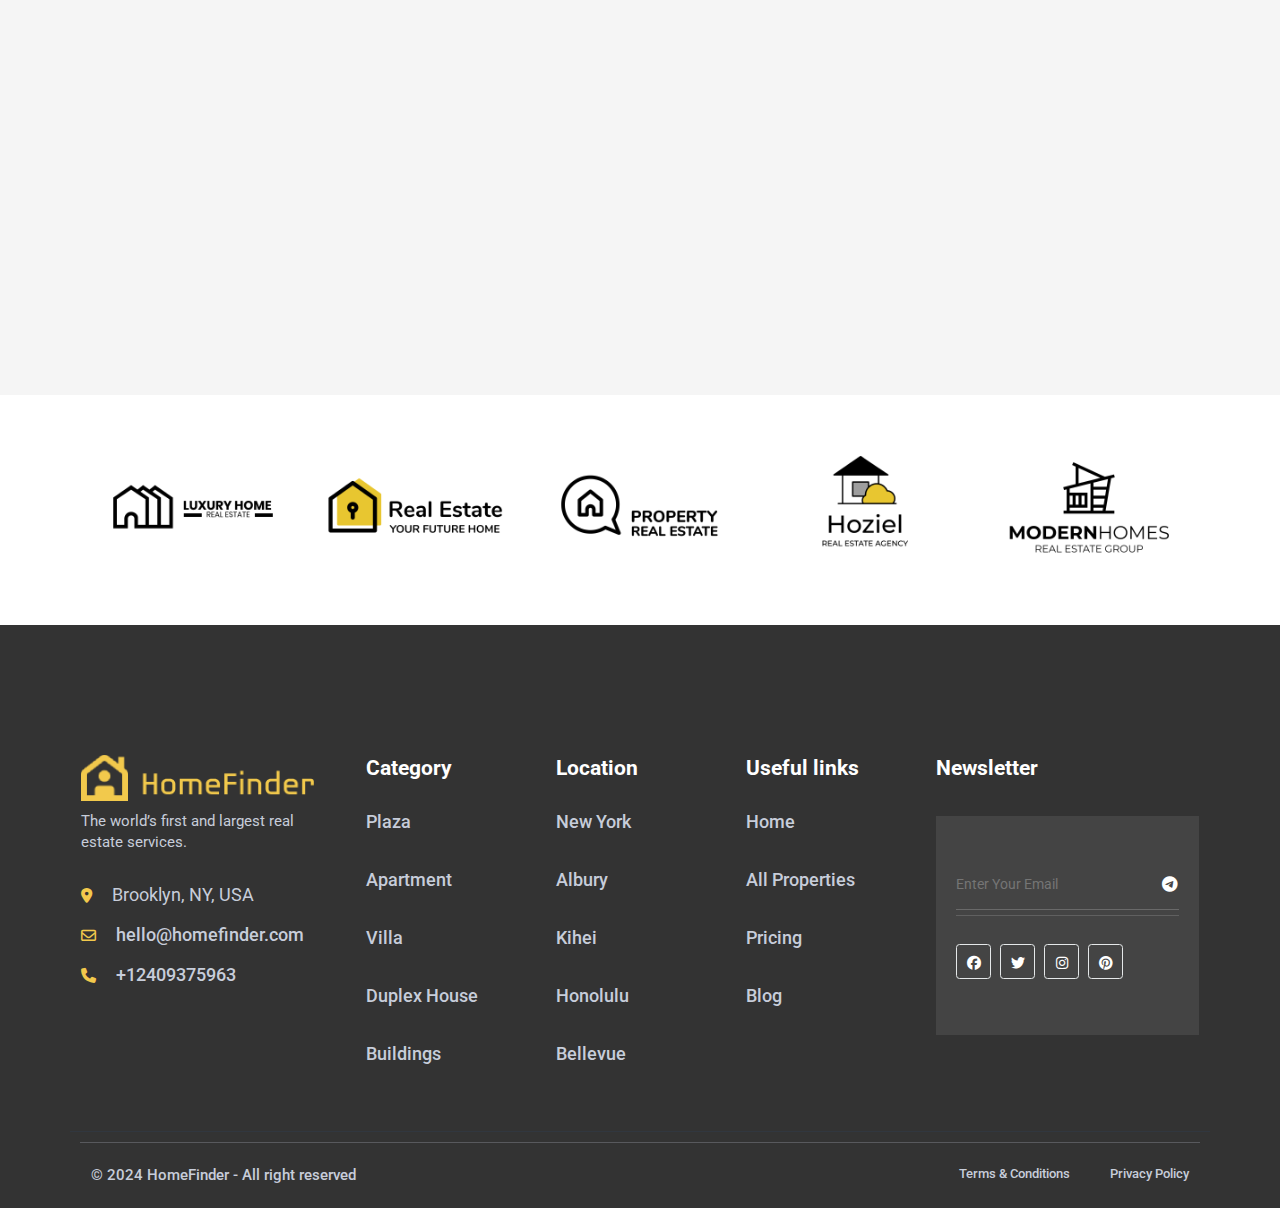
<file: index-2.html>
<!DOCTYPE html>
<html dir="ltr" lang="en">


 
<head>
    <meta name="viewport" content="width=device-width,initial-scale=1.0">
    <meta charset="utf-8">
    <meta name="description" content="HomeFinder">
    <meta name="keywords"
        content="real estate,real estate license,commercial real estate,compass real estate,real estate school,allegheny county real estate,real estate attorney,real estate agencies,australia real estate,agency real estate,real estate crowdfunding,digital real estate,real estate for sale,real estate finance,florida real estate">
    <meta name="author" content="TBS">

    <title>HomeFinder - Real Estate & Property HTML5 Template</title>

    <!-- FAVICON -->
    <link rel="icon" type="image/png" href="images/logo/favicon.png">
    <!-- GOOGLE FONTS -->
    <link rel="preconnect" href="https://fonts.googleapis.com/">
    <link rel="preconnect" href="https://fonts.gstatic.com/" crossorigin>
    <link rel="stylesheet"
        href="https://fonts.googleapis.com/css2?family=Roboto:wght@400;500;700&amp;family=Teko:wght@400;500;600;700&amp;display=swap">
    <!-- AOS CSS -->
    <link rel="stylesheet" href="css/aos.min.css">
    <!-- SELECT 2 CSS -->
    <link rel="stylesheet" href="css/select2.min.css">
    <!-- MAGNIFIC POPUP CSS -->
    <link rel="stylesheet" href="css/magnific-popup.css">
    <!-- FONTAWESOME CSS -->
    <link rel="stylesheet" href="css/all.min.css">
    <link rel="stylesheet" href="css/fontawesome.min.css">
    <!-- SLICK CSS -->
    <link rel="stylesheet" href="css/slick.css">
    <!-- BOOTSTRAP CSS -->
    <link rel="stylesheet" href="css/bootstrap.min.css">
    <!-- MAIN CSS -->
    <link rel="stylesheet" href="css/style.css">
</head>

<body>

    <!--=============================
    START HEADER SECTION
    ==============================-->
    <header>
        <nav class="navbar navbar-expand-lg main_menu">
            <div class="container container_large">
                <a class="navbar-brand" href="index.html">
                    <img src="images/logo/logo.png" alt="HomeFinder" class="img-fluid">
                </a>
                <button class="navbar-toggle" type="button" id="navbarToggleBtn" data-bs-toggle="collapse"
                    data-bs-target="#navbarNav" aria-controls="navbarNav" aria-expanded="false"
                    aria-label="Toggle navigation">
                    <i class="fas fa-bars bar_icon"></i>
                    <i class="fa-solid fa-xmark close_icon"></i>
                </button>

                <div class="collapse navbar-collapse" id="navbarNav">
                    <ul class="navbar-nav  m-auto">
                        <li class="nav-item">
                            <a class="nav-link active" href="#">Home <i class="fa-solid fa-angle-down fa-sm"></i> </a>
                            <ul class="dropdown_menu">
                                <li><a href="index.html">home style one</a></li>
                                <li><a class="active" href="index-2.html">home style two</a></li>
                            </ul>
                        </li>
                        <li class="nav-item">
                            <a class="nav-link" href="#">Property <i class="fa-solid fa-angle-down"></i> </a>
                            <ul class="dropdown_menu">
                                <li><a href="properties.html">Properties</a></li>
                                <li><a href="property-grid-view.html">Property grid view</a></li>
                                <li><a href="property-list-view.html">Property list view</a></li>
                                <li><a href="property-left-sidebar.html">Property left sidebar</a></li>
                                <li><a href="property-right-sidebar.html">Property right sidebar</a></li>
                                <li><a href="property-details.html">Property details</a></li>
                            </ul>
                        </li>
                        <li class="nav-item">
                            <a class="nav-link" href="#">pages <i class="fa-solid fa-angle-down"></i> </a>
                            <ul class="dropdown_menu">
                                <li><a href="blog.html">Blog</a></li>
                                <li><a href="blog-details.html">Blog details</a></li>
                                <li><a href="pricing.html">Pricing plan</a></li>
                                <li><a href="faq.html">FAQ's</a></li>
                                <li><a href="team-member.html">Team</a></li>
                            </ul>
                        </li>
                        <li class="nav-item">
                            <a class="nav-link" href="#">Blog <i class="fa-solid fa-angle-down"></i> </a>
                            <ul class="dropdown_menu">
                                <li><a href="blog.html">blog</a></li>
                                <li><a href="blog-details.html">blog details</a></li>
                            </ul>
                        </li>
                        <li class="nav-item">
                            <a class="nav-link" href="about.html">About us</a>
                        </li>
                        <li class="nav-item">
                            <a class="nav-link" href="contact.html">contact</a>
                        </li>
                    </ul>
                    <ul class="menu_right d-flex align-items-center">
                        <li class="menu_btn">
                            <a href="#">Login</a>
                        </li>
                        <li class="menu_btn">
                            <a class="theme-btn" href="#">Register</a>
                        </li>
                        <li>
                            <div class="toggle_bar" data-bs-toggle="offcanvas" data-bs-target="#offcanvasRight"
                                aria-controls="offcanvasRight">
                                <span class="toggle_bar_1"></span>
                                <span class="toggle_bar_2"></span>
                                <span class="toggle_bar_1"></span>
                            </div>
                        </li>
                    </ul>
                </div>
            </div>
        </nav>

        <div class="menu_offcanvas offcanvas offcanvas-end" tabindex="-1" id="offcanvasRight">
            <button type="button" class="btn-close" data-bs-dismiss="offcanvas" aria-label="Close"><i
                    class="fa-solid fa-xmark"></i></button>
            <div class="offcanvas-body">
                <a class="offcanvas_logo" href="index.html">
                    <img src="images/logo/logo.png" alt="HomeFinder" class="img-fluid">
                </a>
                <p class="offcanvas_description">Real Estate is a well-established and reputable real estate company
                    that specializes in buying, selling, and leasing residential and commercial properties. With a
                    dedicated team of experienced real estate professionals, the company is committed to providing
                    excellent service to clients looking to navigate the dynamic real estate market.</p>
                <!-- offcanvas blog of top properties -->
                <div class="offcanvas_blog">
                    <h3>Top Properties</h3>
                    <ul>
                        <li>
                            <div class="img">
                                <img src="images/blog/recent-img-1.jpg" alt="blog" class="img-fluid w-100">
                            </div>
                            <div class="text">
                                <p><i class="fa-regular fa-calendar"></i> 14 November 2023</p>
                                <a class="title" href="blog-details.html">Mindblowing Home at Indiana</a>
                            </div>
                        </li>
                        <li>
                            <div class="img">
                                <img src="images/blog/recent-img-2.jpg" alt="blog" class="img-fluid w-100">
                            </div>
                            <div class="text">
                                <p><i class="fa-regular fa-calendar"></i> 15 January 2024</p>
                                <a class="title" href="blog-details.html">Awesome Plaza in Alabama</a>
                            </div>
                        </li>
                        <li>
                            <div class="img">
                                <img src="images/blog/recent-img-3.jpg" alt="blog" class="img-fluid w-100">
                            </div>
                            <div class="text">
                                <p><i class="fa-regular fa-calendar"></i> 25 February 2024</p>
                                <a class="title" href="blog-details.html">House In Los Washington</a>
                            </div>
                        </li>
                        <li>
                            <div class="img">
                                <img src="images/blog/recent-img.jpg" alt="blog" class="img-fluid w-100">
                            </div>
                            <div class="text">
                                <p><i class="fa-regular fa-calendar"></i> 29 February 2024</p>
                                <a class="title" href="blog-details.html">Luxury Apartment in NEw York</a>
                            </div>
                        </li>
                    </ul>
                </div>
                <!-- offcanvas contact -->
                <div class="offcanvas_contact">
                    <h4>Connected with us</h4>
                    <a class="call" href="callto:40276328246">+12409375963</a>
                    <a class="address" href="https://maps.app.goo.gl/tMcjy5Rk6jycxEEu6">Brooklyn, NY, USA</a>
                    <a class="mail" href="mailto:homefinder@gmail.com">homefinder@gmail.com</a>
                    <ul class="d-flex flex-wrap">
                        <li><a class="facebook" href="#"><i class="fab fa-facebook-f"></i></a></li>
                        <li><a class="twitter" href="#"><i class="fab fa-twitter"></i></a></li>
                        <li><a class="linkedin" href="#"><i class="fab fa-linkedin-in"></i></a></li>
                        <li><a class="youtube" href="#"><i class="fab fa-youtube"></i></a></li>
                    </ul>
                </div>
            </div>
        </div>
    </header>
    <!--=============================
    END HEADER SECTION   
    ==============================-->

    <!-- =================
    START INTRO SECTION
    =================== -->
    <div class="intro-section">
        <div class="single-intro style-two" style="background-image: url('images/section-bg/home-two-intro.jpg')">
            <div class="container">
                <div class="row">
                    <div class="col-12 col-lg-3 col-xl-3">
                        <div class="intro-image" data-aos="fade-right" data-aos-duration="2000">
                            <img src="images/logo/intro-icon.png" class="img-fluid" alt="intro-icon">
                        </div>
                    </div>
                    <div class="col-12 col-lg-9 col-xl-9">
                        <div class="intro-content" data-aos="fade-right" data-aos-duration="2000">
                            <h1 class="intro-title">From A Customized Ready homes <span>Solutions</span> To Simple Land
                                Purchase </h1>
                        </div>
                    </div>
                </div>

                <div class="intro-search">
                    <div class="row">
                        <div class="col-12">
                            <div class="search-bar" data-aos="fade-up" data-aos-duration="1500">
                                <!-- tab list -->
                                <ul class="nav nav-pills" id="pills-tab" role="tablist">
                                    <li class="nav-item" role="presentation">
                                        <button class="nav-link active" id="pills-buy-tab" data-bs-toggle="pill"
                                            data-bs-target="#pills-buy" type="button" role="tab"
                                            aria-controls="pills-buy" aria-selected="true">Buy</button>
                                    </li>
                                    <li class="nav-item" role="presentation">
                                        <button class="nav-link" id="pills-sell-tab" data-bs-toggle="pill"
                                            data-bs-target="#pills-sell" type="button" role="tab"
                                            aria-controls="pills-sell" aria-selected="false">Sell</button>
                                    </li>
                                    <li class="nav-item" role="presentation">
                                        <button class="nav-link" id="pills-rent-tab" data-bs-toggle="pill"
                                            data-bs-target="#pills-rent" type="button" role="tab"
                                            aria-controls="pills-rent" aria-selected="false">Rent</button>
                                    </li>
                                </ul>
                                <!-- tab content -->
                                <div class="tab-content" id="pills-tabContent">
                                    <div class="tab-pane fade show active" id="pills-buy" role="tabpanel"
                                        aria-labelledby="pills-buy-tab" tabindex="0">
                                        <form action="#">
                                            <ul class="d-flex flex-wrap">
                                                <li>
                                                    <label>Location</label>
                                                    <select class="select_2" name="state">
                                                        <option value="">Select Location</option>
                                                        <option value="">Japan</option>
                                                        <option value="">Korea</option>
                                                        <option value="">Thailan</option>
                                                        <option value="">Singapore</option>
                                                        <option value="">Garmany</option>
                                                    </select>
                                                </li>
                                                <li>
                                                    <label>Type</label>
                                                    <select class="select_2" name="state">
                                                        <option value="">Select Type</option>
                                                        <option value="">Appartment</option>
                                                        <option value="">House</option>
                                                        <option value="">Villa</option>
                                                        <option value="">Office</option>
                                                        <option value="">Factory</option>
                                                    </select>
                                                </li>
                                                <li>
                                                    <label>Price</label>
                                                    <select class="select_2" name="state">
                                                        <option value="">Select Price</option>
                                                        <option value="">$1000 to $5000</option>
                                                        <option value="">$6000 to $10000</option>
                                                        <option value="">$11000 to $15000</option>
                                                        <option value="">$16000 to $20000</option>
                                                    </select>
                                                </li>
                                                <li>
                                                    <input type="text" placeholder="Enter Keyword...">
                                                </li>
                                            </ul>
                                            <button class=" theme-btn-one" type="submit">search</button>
                                            <div class="adv_search_icon adv_search_icon_1"><i
                                                    class="fa-solid fa-ellipsis-vertical"></i>
                                            </div>
                                            <div class="adv_search_area">
                                                <div class="adv_search_close adv_search_close_1">
                                                    <i class="fa-solid fa-xmark"></i>
                                                </div>
                                                <h3>aminities</h3>
                                                <div class="row">
                                                    <div class="col-xl-2 col-sm-6 col-md-4 col-lg-3">
                                                        <div class="form-check">
                                                            <input class="form-check-input" type="checkbox" value=""
                                                                id="flexCheckDefault">
                                                            <label class="form-check-label" for="flexCheckDefault">
                                                                Air Conditioning
                                                            </label>
                                                        </div>
                                                    </div>
                                                    <div class="col-xl-2 col-sm-6 col-md-4 col-lg-3">
                                                        <div class="form-check">
                                                            <input class="form-check-input" type="checkbox" value=""
                                                                id="flexCheckDefault2">
                                                            <label class="form-check-label" for="flexCheckDefault2">
                                                                Barbeque
                                                            </label>
                                                        </div>
                                                    </div>
                                                    <div class="col-xl-2 col-sm-6 col-md-4 col-lg-3">
                                                        <div class="form-check">
                                                            <input class="form-check-input" type="checkbox" value=""
                                                                id="flexCheckDefault3">
                                                            <label class="form-check-label" for="flexCheckDefault3">
                                                                Dryer
                                                            </label>
                                                        </div>
                                                    </div>
                                                    <div class="col-xl-2 col-sm-6 col-md-4 col-lg-3">
                                                        <div class="form-check">
                                                            <input class="form-check-input" type="checkbox" value=""
                                                                id="flexCheckDefault4">
                                                            <label class="form-check-label" for="flexCheckDefault4">
                                                                gym
                                                            </label>
                                                        </div>
                                                    </div>
                                                    <div class="col-xl-2 col-sm-6 col-md-4 col-lg-3">
                                                        <div class="form-check">
                                                            <input class="form-check-input" type="checkbox" value=""
                                                                id="flexCheckDefault5">
                                                            <label class="form-check-label" for="flexCheckDefault5">
                                                                laundry
                                                            </label>
                                                        </div>
                                                    </div>
                                                    <div class="col-xl-2 col-sm-6 col-md-4 col-lg-3">
                                                        <div class="form-check">
                                                            <input class="form-check-input" type="checkbox" value=""
                                                                id="flexCheckDefault6">
                                                            <label class="form-check-label" for="flexCheckDefault6">
                                                                Lawn
                                                            </label>
                                                        </div>
                                                    </div>
                                                    <div class="col-xl-2 col-sm-6 col-md-4 col-lg-3">
                                                        <div class="form-check">
                                                            <input class="form-check-input" type="checkbox" value=""
                                                                id="flexCheckDefault7">
                                                            <label class="form-check-label" for="flexCheckDefault7">
                                                                Microwave
                                                            </label>
                                                        </div>
                                                    </div>
                                                    <div class="col-xl-2 col-sm-6 col-md-4 col-lg-3">
                                                        <div class="form-check">
                                                            <input class="form-check-input" type="checkbox" value=""
                                                                id="flexCheckDefault12">
                                                            <label class="form-check-label" for="flexCheckDefault12">
                                                                Outdoor Shower
                                                            </label>
                                                        </div>
                                                    </div>
                                                    <div class="col-xl-2 col-sm-6 col-md-4 col-lg-3">
                                                        <div class="form-check">
                                                            <input class="form-check-input" type="checkbox" value=""
                                                                id="flexCheckDefault8">
                                                            <label class="form-check-label" for="flexCheckDefault8">
                                                                Refrigerator
                                                            </label>
                                                        </div>
                                                    </div>
                                                    <div class="col-xl-2 col-sm-6 col-md-4 col-lg-3">
                                                        <div class="form-check">
                                                            <input class="form-check-input" type="checkbox" value=""
                                                                id="flexCheckDefault9">
                                                            <label class="form-check-label" for="flexCheckDefault9">
                                                                Sauna
                                                            </label>
                                                        </div>
                                                    </div>
                                                    <div class="col-xl-2 col-sm-6 col-md-4 col-lg-3">
                                                        <div class="form-check">
                                                            <input class="form-check-input" type="checkbox" value=""
                                                                id="flexCheckDefault10">
                                                            <label class="form-check-label" for="flexCheckDefault10">
                                                                Swimming Pool
                                                            </label>
                                                        </div>
                                                    </div>
                                                    <div class="col-xl-2 col-sm-6 col-md-4 col-lg-3">
                                                        <div class="form-check">
                                                            <input class="form-check-input" type="checkbox" value=""
                                                                id="flexCheckDefault11">
                                                            <label class="form-check-label" for="flexCheckDefault11">
                                                                TV Cable
                                                            </label>
                                                        </div>
                                                    </div>
                                                </div>
                                                <div class="row mt_15">
                                                    <div class="col-lg-3 col-sm-6">
                                                        <select class="select_2" name="state">
                                                            <option value="">Bedroom</option>
                                                            <option value="">01</option>
                                                            <option value="">02</option>
                                                            <option value="">03</option>
                                                            <option value="">04</option>
                                                            <option value="">05</option>
                                                        </select>
                                                    </div>
                                                    <div class="col-lg-3 col-sm-6">
                                                        <select class="select_2" name="state">
                                                            <option value="">Barthroom</option>
                                                            <option value="">01</option>
                                                            <option value="">02</option>
                                                            <option value="">03</option>
                                                            <option value="">04</option>
                                                            <option value="">05</option>
                                                        </select>
                                                    </div>
                                                    <div class="col-lg-3 col-sm-6">
                                                        <select class="select_2" name="state">
                                                            <option value="">Built Year</option>
                                                            <option value="">2015</option>
                                                            <option value="">2016</option>
                                                            <option value="">2017</option>
                                                            <option value="">2018</option>
                                                            <option value="">2019</option>
                                                            <option value="">2020</option>
                                                            <option value="">2021</option>
                                                            <option value="">2022</option>
                                                            <option value="">2024</option>
                                                            <option value="">2024</option>
                                                        </select>
                                                    </div>
                                                    <div class="col-lg-3 col-sm-6">
                                                        <select class="select_2" name="state">
                                                            <option value="">built-up Area</option>
                                                            <option value="">Adana</option>
                                                            <option value="">Ankara</option>
                                                            <option value="">Antalya</option>
                                                            <option value="">Bursa</option>
                                                            <option value="">Bodrum</option>
                                                            <option value="">Gaziantep</option>
                                                            <option value="">İstanbul</option>
                                                        </select>
                                                    </div>
                                                </div>
                                            </div>
                                        </form>
                                    </div>
                                    <div class="tab-pane fade" id="pills-sell" role="tabpanel"
                                        aria-labelledby="pills-sell-tab" tabindex="0">
                                        <form action="#">
                                            <ul class="d-flex flex-wrap">
                                                <li>
                                                    <label>Location</label>
                                                    <select class="select_2" name="state">
                                                        <option value="">Select Location</option>
                                                        <option value="">Japan</option>
                                                        <option value="">Korea</option>
                                                        <option value="">Thailan</option>
                                                        <option value="">Singapore</option>
                                                        <option value="">Garmany</option>
                                                    </select>
                                                </li>
                                                <li>
                                                    <label>Type</label>
                                                    <select class="select_2" name="state">
                                                        <option value="">Select Type</option>
                                                        <option value="">Appartment</option>
                                                        <option value="">House</option>
                                                        <option value="">Villa</option>
                                                        <option value="">Office</option>
                                                        <option value="">Factory</option>
                                                    </select>
                                                </li>
                                                <li>
                                                    <label>Price</label>
                                                    <select class="select_2" name="state">
                                                        <option value="">Select Price</option>
                                                        <option value="">$1000 to $5000</option>
                                                        <option value="">$6000 to $10000</option>
                                                        <option value="">$11000 to $15000</option>
                                                        <option value="">$16000 to $20000</option>
                                                    </select>
                                                </li>
                                                <li>
                                                    <input type="text" placeholder="Enter Keyword...">
                                                </li>
                                            </ul>
                                            <button class=" theme-btn-one" type="submit">search</button>
                                            <div class="adv_search_icon adv_search_icon_1"><i
                                                    class="fa-solid fa-ellipsis-vertical"></i>
                                            </div>
                                            <div class="adv_search_area">
                                                <div class="adv_search_close adv_search_close_2">
                                                    <i class="fa-solid fa-xmark"></i>
                                                </div>
                                                <h3>aminities</h3>
                                                <div class="row">
                                                    <div class="col-xl-2 col-sm-6 col-md-4 col-lg-3">
                                                        <div class="form-check">
                                                            <input class="form-check-input" type="checkbox" value=""
                                                                id="flexCheckDefault20">
                                                            <label class="form-check-label" for="flexCheckDefault20">
                                                                Air Conditioning
                                                            </label>
                                                        </div>
                                                    </div>
                                                    <div class="col-xl-2 col-sm-6 col-md-4 col-lg-3">
                                                        <div class="form-check">
                                                            <input class="form-check-input" type="checkbox" value=""
                                                                id="flexCheckDefault21">
                                                            <label class="form-check-label" for="flexCheckDefault21">
                                                                Barbeque
                                                            </label>
                                                        </div>
                                                    </div>
                                                    <div class="col-xl-2 col-sm-6 col-md-4 col-lg-3">
                                                        <div class="form-check">
                                                            <input class="form-check-input" type="checkbox" value=""
                                                                id="flexCheckDefault22">
                                                            <label class="form-check-label" for="flexCheckDefault22">
                                                                Dryer
                                                            </label>
                                                        </div>
                                                    </div>
                                                    <div class="col-xl-2 col-sm-6 col-md-4 col-lg-3">
                                                        <div class="form-check">
                                                            <input class="form-check-input" type="checkbox" value=""
                                                                id="flexCheckDefault23">
                                                            <label class="form-check-label" for="flexCheckDefault23">
                                                                gym
                                                            </label>
                                                        </div>
                                                    </div>
                                                    <div class="col-xl-2 col-sm-6 col-md-4 col-lg-3">
                                                        <div class="form-check">
                                                            <input class="form-check-input" type="checkbox" value=""
                                                                id="flexCheckDefault24">
                                                            <label class="form-check-label" for="flexCheckDefault24">
                                                                laundry
                                                            </label>
                                                        </div>
                                                    </div>
                                                    <div class="col-xl-2 col-sm-6 col-md-4 col-lg-3">
                                                        <div class="form-check">
                                                            <input class="form-check-input" type="checkbox" value=""
                                                                id="flexCheckDefault25">
                                                            <label class="form-check-label" for="flexCheckDefault25">
                                                                Lawn
                                                            </label>
                                                        </div>
                                                    </div>
                                                    <div class="col-xl-2 col-sm-6 col-md-4 col-lg-3">
                                                        <div class="form-check">
                                                            <input class="form-check-input" type="checkbox" value=""
                                                                id="flexCheckDefault26">
                                                            <label class="form-check-label" for="flexCheckDefault26">
                                                                Microwave
                                                            </label>
                                                        </div>
                                                    </div>
                                                    <div class="col-xl-2 col-sm-6 col-md-4 col-lg-3">
                                                        <div class="form-check">
                                                            <input class="form-check-input" type="checkbox" value=""
                                                                id="flexCheckDefault27">
                                                            <label class="form-check-label" for="flexCheckDefault27">
                                                                Outdoor Shower
                                                            </label>
                                                        </div>
                                                    </div>
                                                    <div class="col-xl-2 col-sm-6 col-md-4 col-lg-3">
                                                        <div class="form-check">
                                                            <input class="form-check-input" type="checkbox" value=""
                                                                id="flexCheckDefault28">
                                                            <label class="form-check-label" for="flexCheckDefault28">
                                                                Refrigerator
                                                            </label>
                                                        </div>
                                                    </div>
                                                    <div class="col-xl-2 col-sm-6 col-md-4 col-lg-3">
                                                        <div class="form-check">
                                                            <input class="form-check-input" type="checkbox" value=""
                                                                id="flexCheckDefault29">
                                                            <label class="form-check-label" for="flexCheckDefault29">
                                                                Sauna
                                                            </label>
                                                        </div>
                                                    </div>
                                                    <div class="col-xl-2 col-sm-6 col-md-4 col-lg-3">
                                                        <div class="form-check">
                                                            <input class="form-check-input" type="checkbox" value=""
                                                                id="flexCheckDefault30">
                                                            <label class="form-check-label" for="flexCheckDefault30">
                                                                Swimming Pool
                                                            </label>
                                                        </div>
                                                    </div>
                                                    <div class="col-xl-2 col-sm-6 col-md-4 col-lg-3">
                                                        <div class="form-check">
                                                            <input class="form-check-input" type="checkbox" value=""
                                                                id="flexCheckDefault31">
                                                            <label class="form-check-label" for="flexCheckDefault31">
                                                                TV Cable
                                                            </label>
                                                        </div>
                                                    </div>
                                                </div>
                                                <div class="row mt_15">
                                                    <div class="col-lg-3 col-sm-6">
                                                        <select class="select_2" name="state">
                                                            <option value="">Bedroom</option>
                                                            <option value="">01</option>
                                                            <option value="">02</option>
                                                            <option value="">03</option>
                                                            <option value="">04</option>
                                                            <option value="">05</option>
                                                        </select>
                                                    </div>
                                                    <div class="col-lg-3 col-sm-6">
                                                        <select class="select_2" name="state">
                                                            <option value="">Barthroom</option>
                                                            <option value="">01</option>
                                                            <option value="">02</option>
                                                            <option value="">03</option>
                                                            <option value="">04</option>
                                                            <option value="">05</option>
                                                        </select>
                                                    </div>
                                                    <div class="col-lg-3 col-sm-6">
                                                        <select class="select_2" name="state">
                                                            <option value="">Built Year</option>
                                                            <option value="">2015</option>
                                                            <option value="">2016</option>
                                                            <option value="">2017</option>
                                                            <option value="">2018</option>
                                                            <option value="">2019</option>
                                                            <option value="">2020</option>
                                                            <option value="">2021</option>
                                                            <option value="">2022</option>
                                                            <option value="">2024</option>
                                                            <option value="">2024</option>
                                                        </select>
                                                    </div>
                                                    <div class="col-lg-3 col-sm-6">
                                                        <select class="select_2" name="state">
                                                            <option value="">built-up Area</option>
                                                            <option value="">Adana</option>
                                                            <option value="">Ankara</option>
                                                            <option value="">Antalya</option>
                                                            <option value="">Bursa</option>
                                                            <option value="">Bodrum</option>
                                                            <option value="">Gaziantep</option>
                                                            <option value="">İstanbul</option>
                                                        </select>
                                                    </div>
                                                </div>
                                            </div>
                                        </form>
                                    </div>
                                    <div class="tab-pane fade" id="pills-rent" role="tabpanel"
                                        aria-labelledby="pills-rent-tab" tabindex="0">
                                        <form action="#">
                                            <ul class="d-flex flex-wrap">
                                                <li>
                                                    <label>Location</label>
                                                    <select class="select_2" name="state">
                                                        <option value="">Select Location</option>
                                                        <option value="">Japan</option>
                                                        <option value="">Korea</option>
                                                        <option value="">Thailan</option>
                                                        <option value="">Singapore</option>
                                                        <option value="">Garmany</option>
                                                    </select>
                                                </li>
                                                <li>
                                                    <label>Type</label>
                                                    <select class="select_2" name="state">
                                                        <option value="">Select Type</option>
                                                        <option value="">Appartment</option>
                                                        <option value="">House</option>
                                                        <option value="">Villa</option>
                                                        <option value="">Office</option>
                                                        <option value="">Factory</option>
                                                    </select>
                                                </li>
                                                <li>
                                                    <label>Price</label>
                                                    <select class="select_2" name="state">
                                                        <option value="">Select Price</option>
                                                        <option value="">$1000 to $5000</option>
                                                        <option value="">$6000 to $10000</option>
                                                        <option value="">$11000 to $15000</option>
                                                        <option value="">$16000 to $20000</option>
                                                    </select>
                                                </li>
                                                <li>
                                                    <input type="text" placeholder="Enter Keyword...">
                                                </li>
                                            </ul>
                                            <button class=" theme-btn-one" type="submit">search</button>
                                            <div class="adv_search_icon adv_search_icon_1"><i
                                                    class="fa-solid fa-ellipsis-vertical"></i>
                                            </div>
                                            <div class="adv_search_area">
                                                <div class="adv_search_close adv_search_close_3">
                                                    <i class="fa-solid fa-xmark"></i>
                                                </div>
                                                <h3>aminities</h3>
                                                <div class="row">
                                                    <div class="col-xl-2 col-sm-6 col-md-4 col-lg-3">
                                                        <div class="form-check">
                                                            <input class="form-check-input" type="checkbox" value=""
                                                                id="flexCheckDefault40">
                                                            <label class="form-check-label" for="flexCheckDefault40">
                                                                Air Conditioning
                                                            </label>
                                                        </div>
                                                    </div>
                                                    <div class="col-xl-2 col-sm-6 col-md-4 col-lg-3">
                                                        <div class="form-check">
                                                            <input class="form-check-input" type="checkbox" value=""
                                                                id="flexCheckDefault41">
                                                            <label class="form-check-label" for="flexCheckDefault41">
                                                                Barbeque
                                                            </label>
                                                        </div>
                                                    </div>
                                                    <div class="col-xl-2 col-sm-6 col-md-4 col-lg-3">
                                                        <div class="form-check">
                                                            <input class="form-check-input" type="checkbox" value=""
                                                                id="flexCheckDefault42">
                                                            <label class="form-check-label" for="flexCheckDefault42">
                                                                Dryer
                                                            </label>
                                                        </div>
                                                    </div>
                                                    <div class="col-xl-2 col-sm-6 col-md-4 col-lg-3">
                                                        <div class="form-check">
                                                            <input class="form-check-input" type="checkbox" value=""
                                                                id="flexCheckDefault43">
                                                            <label class="form-check-label" for="flexCheckDefault43">
                                                                gym
                                                            </label>
                                                        </div>
                                                    </div>
                                                    <div class="col-xl-2 col-sm-6 col-md-4 col-lg-3">
                                                        <div class="form-check">
                                                            <input class="form-check-input" type="checkbox" value=""
                                                                id="flexCheckDefault44">
                                                            <label class="form-check-label" for="flexCheckDefault44">
                                                                laundry
                                                            </label>
                                                        </div>
                                                    </div>
                                                    <div class="col-xl-2 col-sm-6 col-md-4 col-lg-3">
                                                        <div class="form-check">
                                                            <input class="form-check-input" type="checkbox" value=""
                                                                id="flexCheckDefault45">
                                                            <label class="form-check-label" for="flexCheckDefault45">
                                                                Lawn
                                                            </label>
                                                        </div>
                                                    </div>
                                                    <div class="col-xl-2 col-sm-6 col-md-4 col-lg-3">
                                                        <div class="form-check">
                                                            <input class="form-check-input" type="checkbox" value=""
                                                                id="flexCheckDefault46">
                                                            <label class="form-check-label" for="flexCheckDefault46">
                                                                Microwave
                                                            </label>
                                                        </div>
                                                    </div>
                                                    <div class="col-xl-2 col-sm-6 col-md-4 col-lg-3">
                                                        <div class="form-check">
                                                            <input class="form-check-input" type="checkbox" value=""
                                                                id="flexCheckDefault47">
                                                            <label class="form-check-label" for="flexCheckDefault47">
                                                                Outdoor Shower
                                                            </label>
                                                        </div>
                                                    </div>
                                                    <div class="col-xl-2 col-sm-6 col-md-4 col-lg-3">
                                                        <div class="form-check">
                                                            <input class="form-check-input" type="checkbox" value=""
                                                                id="flexCheckDefault48">
                                                            <label class="form-check-label" for="flexCheckDefault48">
                                                                Refrigerator
                                                            </label>
                                                        </div>
                                                    </div>
                                                    <div class="col-xl-2 col-sm-6 col-md-4 col-lg-3">
                                                        <div class="form-check">
                                                            <input class="form-check-input" type="checkbox" value=""
                                                                id="flexCheckDefault49">
                                                            <label class="form-check-label" for="flexCheckDefault49">
                                                                Sauna
                                                            </label>
                                                        </div>
                                                    </div>
                                                    <div class="col-xl-2 col-sm-6 col-md-4 col-lg-3">
                                                        <div class="form-check">
                                                            <input class="form-check-input" type="checkbox" value=""
                                                                id="flexCheckDefault50">
                                                            <label class="form-check-label" for="flexCheckDefault50">
                                                                Swimming Pool
                                                            </label>
                                                        </div>
                                                    </div>
                                                    <div class="col-xl-2 col-sm-6 col-md-4 col-lg-3">
                                                        <div class="form-check">
                                                            <input class="form-check-input" type="checkbox" value=""
                                                                id="flexCheckDefault51">
                                                            <label class="form-check-label" for="flexCheckDefault51">
                                                                TV Cable
                                                            </label>
                                                        </div>
                                                    </div>
                                                </div>
                                                <div class="row mt_15">
                                                    <div class="col-lg-3 col-sm-6">
                                                        <select class="select_2" name="state">
                                                            <option value="">Bedroom</option>
                                                            <option value="">01</option>
                                                            <option value="">02</option>
                                                            <option value="">03</option>
                                                            <option value="">04</option>
                                                            <option value="">05</option>
                                                        </select>
                                                    </div>
                                                    <div class="col-lg-3 col-sm-6">
                                                        <select class="select_2" name="state">
                                                            <option value="">Barthroom</option>
                                                            <option value="">01</option>
                                                            <option value="">02</option>
                                                            <option value="">03</option>
                                                            <option value="">04</option>
                                                            <option value="">05</option>
                                                        </select>
                                                    </div>
                                                    <div class="col-lg-3 col-sm-6">
                                                        <select class="select_2" name="state">
                                                            <option value="">Built Year</option>
                                                            <option value="">2015</option>
                                                            <option value="">2016</option>
                                                            <option value="">2017</option>
                                                            <option value="">2018</option>
                                                            <option value="">2019</option>
                                                            <option value="">2020</option>
                                                            <option value="">2021</option>
                                                            <option value="">2022</option>
                                                            <option value="">2024</option>
                                                            <option value="">2024</option>
                                                        </select>
                                                    </div>
                                                    <div class="col-lg-3 col-sm-6">
                                                        <select class="select_2" name="state">
                                                            <option value="">built-up Area</option>
                                                            <option value="">Adana</option>
                                                            <option value="">Ankara</option>
                                                            <option value="">Antalya</option>
                                                            <option value="">Bursa</option>
                                                            <option value="">Bodrum</option>
                                                            <option value="">Gaziantep</option>
                                                            <option value="">İstanbul</option>
                                                        </select>
                                                    </div>
                                                </div>
                                            </div>
                                        </form>
                                    </div>
                                </div>
                            </div>
                        </div>
                    </div>
                </div>
            </div>
            <div class="wave">
                <!-- wave functionalities in css -->
            </div>
        </div>
    </div>
    <!-- =================
    END INTRO SECTION
    =================== -->

    <!-- =================
    START HIGHLIGHT SECTION
    =================== -->
    <div class="highlight-section">
        <div class="container">
            <div class="row">
                <div class="col-12 col-md-6 col-lg-4">
                    <div class="highlights style-one" data-aos="zoom-in" data-aos-duration="1500">
                        <div class="highlight-box">
                            <div class="content-row">
                                <div class="number"> 4 </div>
                                <div class="content">
                                    <h4> Property types</h4>
                                    <h6>Choose from different types models with different sizes with your mind setup
                                    </h6>
                                </div>
                            </div>
                        </div>
                    </div>
                </div>
                <div class="col-12 col-md-6 col-lg-4">
                    <div class="highlights style-one" data-aos="zoom-in" data-aos-duration="1500">
                        <div class="highlight-box">
                            <div class="content-row">
                                <div class="number">100+</div>
                                <div class="content">
                                    <h4>Lands available</h4>
                                    <h6>Select the perfect location of your dream house on our interactive map</h6>
                                </div>
                            </div>
                        </div>
                    </div>
                </div>
                <div class="col-12 col-md-6 col-lg-4">
                    <div class="highlights style-one" data-aos="zoom-in" data-aos-duration="1500">
                        <div class="highlight-box">
                            <div class="content-row">
                                <div class="number"> 30+</div>
                                <div class="content">
                                    <h4>Modern Infrastructure</h4>
                                    <h6>Build your dream house and be a part of the future with HomeFinder</h6>
                                </div>
                            </div>
                        </div>
                    </div>
                </div>
            </div>
        </div>
    </div>
    <!-- =================
    END HIGHLIGHT SECTION
    =================== -->

    <!-- =================
    START VIDEO SECTION
    =================== -->
    <div class="video-section">
        <div class="container-fluid">
            <div class="row">
                <div class="col-12 gx-0">
                    <!-- VIDEO POPUP START -->
                    <div class="video-popup-wrapper video-popup">
                        <div class="video-box style-two">
                            <div class="image-container">
                                <img src="images/section-bg/video-bg.jpg" class="img-fluid" alt="video-popup">
                                <div class="overlay"></div>
                            </div>
                            <a href="https://www.youtube.com/watch?v=Qgz68yDSoD0" class="video-play">
                                <span>
                                    <i class="fa-solid fa-play"></i>
                                </span>
                                <span class="border-animation border-animation--border-1"></span>
                                <span class="border-animation border-animation--border-2"></span>
                            </a>
                        </div>
                    </div>
                    <!-- END VIDEO POPUP -->
                </div>
            </div>
        </div>
    </div>
    <!-- =================
    END VIDEO SECTION
    =================== -->


    <!-- =================
      START ABOUT US SECTION
    =================== -->
    <div class="about-us-section">
        <div class="container">
            <div class="row">
                <div class="col-12 col-lg-5 col-xl-6">
                    <div class="about-image">
                        <img src="images/about/about-us-one.png" class="img-fluid" alt="about-image">
                        <img class="absolute-image" src="images/about/about-us-two.png" alt="about-image">
                    </div>
                </div>
                <div class="col-12 col-lg-7 col-xl-6">
                    <div class="about-card style-one">
                        <div class="title-box">
                            <div class="title-left aos-init aos-animate" data-aos="fade-right" data-aos-duration="1500">
                                <p>ABOUT US</p>
                                <div class="heading-line-left"></div>
                            </div>
                            <div class="sub-title aos-init aos-animate" data-aos="fade-right" data-aos-duration="1500">
                                <h2>Homefinder Urban City</h2>
                            </div>
                        </div>
                        <div class="card-content">
                            <p>Located in New York, 15 min Away from Yerevan.
                                With its natural beauty and close proximity to Yerevan, this development offers
                                something special for those who are looking for investment with potential. Whether you
                                are looking for a home or just want to be part of an innovative and successful
                                community, Green Hills Urban City is the perfect place to invest. Located in a prime
                                location within easy access of Yerevan's city center, it provides all the amenities you
                                need for comfortable living and working.</p>
                            <h5>Be part of the future with Green Hills Urban City!</h5>
                        </div>
                        <div class="card-footer">
                            <!-- mini-card one -->
                            <div class="mini-card">
                                <div class="mini-card-icon">
                                    <i class="fa-solid fa-house"></i>
                                </div>
                                <div class="mini-card-details">
                                    <p>4 Villa Models</p>
                                </div>
                            </div>
                            <!-- mini-card two -->
                            <div class="mini-card">
                                <div class="mini-card-icon">
                                    <i class="fa-solid fa-landmark"></i>
                                </div>
                                <div class="mini-card-details">
                                    <p>100 + Lands available</p>
                                </div>
                            </div>
                            <!-- mini-card three -->
                            <div class="mini-card">
                                <div class="mini-card-icon">
                                    <i class="fa-solid fa-road-bridge"></i>
                                </div>
                                <div class="mini-card-details">
                                    <p>Modern Infrastructure</p>
                                </div>
                            </div>
                        </div>
                    </div>
                </div>
            </div>
        </div>
    </div>
    <!-- =================
    END ABOUT US SECTION
    =================== -->

    <!-- =================
      START HISTORY SECTION
    =================== -->
    <div class="history-section">
        <div class="container">
            <div class="row">
                <div class="col-12  col-xl-6 text-md-center">
                    <div class="main-card mx-auto">
                        <div class="card history-card">
                            <div class="card-body">
                                <div class="card-contents">
                                    <div class="title-box mx-auto">
                                        <div class="title-center" data-aos="zoom-in" data-aos-duration="1500">
                                            <p>OUR TARGET</p>
                                            <div class="heading-line-center mb-1"></div>
                                        </div>
                                        <div class="sub-title-center" data-aos="zoom-in" data-aos-duration="1500">
                                            <h2>Trending Property Finding</h2>
                                        </div>
                                    </div>
                                    <p>Prepare to be inspired by delight in luxury stunning property highlights
                                        Lorem ipsum, dolor sit amet consectetur adipisicing elit. Est, enim aliquid
                                        repudiandae quaerat assumenda ratione. Expedita quae minima quasi suscipit! Quae
                                        molestias et incidunt soluta suscipit voluptatum enim iste quos?
                                    </p>

                                    <div class="btn-wrapper my-3">
                                        <a href="contact.html" class="theme-btn">
                                            Contact us
                                        </a>
                                    </div>
                                </div>
                            </div>
                        </div>
                    </div>
                </div>
                <div class="col-12  col-xl-6 text-md-center">
                    <!-- VIDEO POPUP START -->
                    <div class="video-popup-wrapper video-popup">
                        <div class="video-box style-one">
                            <img src="images/about/video-popup.jpg" class="img-fluid" alt="video-popup">
                            <a href="https://www.youtube.com/watch?v=Qgz68yDSoD0" class="video-play">
                                <span>
                                    <i class="fa-solid fa-play"></i>
                                </span>
                                <span class="border-animation border-animation--border-1"></span>
                                <span class="border-animation border-animation--border-2"></span>
                            </a>
                        </div>
                    </div>
                    <!-- END VIDEO POPUP -->
                </div>
            </div>
        </div>
    </div>
    <!-- =================
      END HISTORY SECTION
    =================== -->

    <!-- =================
    START INSTRUCTION SECTION
    =================== -->
    <div class="instruction-section">
        <div class="container">
            <div class="row">
                <div class="col-12 col-md-6 col-lg-4">
                    <div class="instructions" data-aos="zoom-in" data-aos-duration="1500">
                        <div class="content-row">
                            <div class="number"> 1 </div>
                            <div class="content">
                                <h4>Choose Home</h4>
                                <h6>Choose from different types models with different sizes with your mind</h6>
                            </div>
                        </div>
                    </div>
                </div>
                <div class="col-12 col-md-6 col-lg-4">
                    <div class="instructions">
                        <div class="content-row">
                            <div class="number"> 2 </div>
                            <div class="content">
                                <h4>Choose Location</h4>
                                <h6>Select the perfect location of your dream house on our interactive map</h6>
                            </div>
                        </div>
                    </div>
                </div>
                <div class="col-12 col-md-6 col-lg-4">
                    <div class="instructions" data-aos="zoom-in" data-aos-duration="2000">
                        <div class="content-row">
                            <div class="number"> 3 </div>
                            <div class="content">
                                <h4>Submit</h4>
                                <h6>Build your dream house and be a part of the future with HomeFinder</h6>
                            </div>
                        </div>
                    </div>
                </div>
            </div>
        </div>

    </div>
    <!-- =================
    END INSTRUCTION SECTION
    =================== -->

    <!-- =================
      START DESIGN PLAN SECTION
    =================== -->
    <div class="design-plan-section">
        <div class="container">
            <div class="row">
                <div class="title-box col-12">
                    <div class="title-center" data-aos="zoom-in" data-aos-duration="1500">
                        <p>Design plan</p>
                        <div class="heading-line-center mb-1"></div>
                    </div>
                    <div class="sub-title-center" data-aos="zoom-in" data-aos-duration="1500">
                        <h2>You Have A Certain Design <br> In Mind ?</h2>
                    </div>
                </div>
            </div>
            <div class="row">
                <div class="col-12 col-md-8 col-xl-8">
                    <div class="design-plan-image">
                        <img class="absolute-image-one" src="images/property-details/floor-plan.jpg"
                            alt="property-floor-plan">
                        <img class="absolute-image-two" src="images/property-details/floor-plan.jpg"
                            alt="property-floor-plan">
                    </div>
                </div>
                <div class="col-12 col-md-4 col-xl-4 mx-auto">
                    <div class="design-plan-content">
                        <h4>You deserve your dream home and we are here to make it happen</h4>
                        <p>With a 5-year payment plan with 0% interest rate, you can start building your own house today
                            without breaking the bank!
                            BUY YOUR LAND and explore our payment plan options now and get started on making your dream
                            come true.</p>
                        <div class="btn-wrapper">
                            <a href="#" class="theme-btn"> Buy your land </a>
                        </div>
                    </div>
                </div>
            </div>
        </div>
    </div>
    <!-- =================
      END  DESIGN PLAN  SECTION
    =================== -->

    <!-- =================
    FIND PROPERTY SECTION
    =================== -->
    <div class="find-property-section">
        <div class="container text-center">
            <div class="row">
                <div class="title-box mx-auto col-12 col-xl-8">
                    <div class="title-center" data-aos="zoom-in" data-aos-duration="1500">
                        <p>FIND YOUR OWN PROPERTY</p>
                        <div class="heading-line-center"></div>
                    </div>
                    <div class="sub-title-center" data-aos="fade-right" data-aos-duration="1500">
                        <h2>Meet With Your Neighbor</h2>
                    </div>
                </div>
            </div>
            <div class="row">
                <div class="col-xl-12">

                    <div class="find_property_slider">
                        <!-- card -->
                        <div class="slider_items">
                            <div class="card-wrapper style-one mb-3" data-aos="fade-right" data-aos-duration="1500">
                                <div class="property-card">
                                    <div class="property-box">
                                        <div class="image">
                                            <img src="images/properties/find-property-one.jpg" class="img-fluid"
                                                alt="property-image">
                                        </div>
                                        <div class="top-content">
                                            <h4>Apartments</h4>
                                        </div>
                                        <div class="center-content">
                                            <div class="btn-wrapper">
                                                <a href="property-details.html" class="theme-btn-two"> See details </a>
                                            </div>
                                        </div>
                                        <div class="bottom-content">
                                            <h4>Alabama,Usa</h4>
                                            <h6>10+ places</h6>
                                        </div>
                                    </div>
                                </div>
                            </div>
                        </div>
                        <!-- card -->
                        <div class="slider_items">
                            <div class="card-wrapper style-one mb-3" data-aos="fade-up" data-aos-duration="1500">
                                <div class="property-card">
                                    <div class="property-box">
                                        <div class="image">
                                            <img src="images/properties/find-property-two.jpg" class="img-fluid"
                                                alt="property-image">
                                        </div>
                                        <div class="top-content">
                                            <h4>Duplexes</h4>
                                        </div>
                                        <div class="center-content">
                                            <div class="btn-wrapper">
                                                <a href="property-details.html" class="theme-btn-two">See details</a>
                                            </div>
                                        </div>
                                        <div class="bottom-content">
                                            <h4>Florida,Usa</h4>
                                            <h6>10+ places</h6>
                                        </div>
                                    </div>
                                </div>
                            </div>
                        </div>
                        <!-- card -->
                        <div class="slider_items">
                            <div class="card-wrapper style-one mb-3" data-aos="fade-left" data-aos-duration="1500">
                                <div class="property-card">
                                    <div class="property-box">
                                        <div class="image">
                                            <img src="images/properties/find-property-three.jpg" class="img-fluid"
                                                alt="property-image">
                                        </div>
                                        <div class="top-content">
                                            <h4>Houses</h4>
                                        </div>
                                        <div class="center-content">
                                            <div class="btn-wrapper">
                                                <a href="property-details.html" class="theme-btn-two">See details</a>
                                            </div>
                                        </div>
                                        <div class="bottom-content">
                                            <h4>Hawaii,Usa</h4>
                                            <h6>10+ places</h6>
                                        </div>
                                    </div>
                                </div>
                            </div>
                        </div>
                        <!-- card -->
                        <div class="slider_items">
                            <div class="card-wrapper style-one mb-3" data-aos="fade-right" data-aos-duration="1500">
                                <div class="property-card">
                                    <div class="property-box">
                                        <div class="image">
                                            <img src="images/properties/find-property-four.jpg" class="img-fluid"
                                                alt="property-image">
                                        </div>
                                        <div class="top-content">
                                            <h4>Apartments</h4>
                                        </div>
                                        <div class="center-content">
                                            <div class="btn-wrapper">
                                                <a href="property-details.html" class="theme-btn-two">See details</a>
                                            </div>
                                        </div>
                                        <div class="bottom-content">
                                            <h4>California,Usa</h4>
                                            <h6>14+ places</h6>
                                        </div>
                                    </div>
                                </div>
                            </div>
                        </div>
                        <!-- card -->
                        <div class="slider_items">
                            <div class="card-wrapper style-one mb-3" data-aos="zoom-in" data-aos-duration="1500">
                                <div class="property-card">
                                    <div class="property-box">
                                        <div class="image">
                                            <img src="images/properties/find-property-five.jpg" class="img-fluid"
                                                alt="property-image">
                                        </div>
                                        <div class="top-content">
                                            <h4>Flats</h4>
                                        </div>
                                        <div class="center-content">
                                            <div class="btn-wrapper">
                                                <a href="property-details.html" class="theme-btn-two">See details</a>
                                            </div>
                                        </div>
                                        <div class="bottom-content">
                                            <h4>Georgia,Usa</h4>
                                            <h6>18+ places</h6>
                                        </div>
                                    </div>
                                </div>
                            </div>
                        </div>
                        <!-- card -->
                        <div class="slider_items">
                            <div class="card-wrapper style-one mb-3" data-aos="fade-left" data-aos-duration="1500">
                                <div class="property-card">
                                    <div class="property-box">
                                        <div class="image">
                                            <img src="images/properties/find-property-six.jpg" class="img-fluid"
                                                alt="property-image">
                                        </div>
                                        <div class="top-content">
                                            <h4>Villas</h4>
                                        </div>
                                        <div class="center-content">
                                            <div class="btn-wrapper">
                                                <a href="property-details.html" class="theme-btn-two">See details</a>
                                            </div>
                                        </div>
                                        <div class="bottom-content">
                                            <h4>Pennsylvania,Usa</h4>
                                            <h6>20+ places</h6>
                                        </div>
                                    </div>
                                </div>
                            </div>
                        </div>
                    </div>
                </div>
            </div>

            <div class="w-20 text-center">
                <a href="properties.html" class="theme-btn">See more properties</a>
            </div>
        </div>
    </div>
    <!-- =================
    END FIND PROPERTY SECTION
    =================== -->

    <!-- =================
    START FEATURED SECTION
    =================== -->
    <div class="featured-section">

        <div class="container">
            <div class="row">
                <div class="title-box mx-auto col-12 col-xl-8">
                    <div class="title-center" data-aos="fade-right" data-aos-duration="1500">
                        <p>REAL ESTATE</p>
                        <div class="heading-line-center mb-1"></div>
                    </div>
                    <div class="sub-title-center" data-aos="fade-right" data-aos-duration="1500">
                        <h2>The featured properties are <br>progressively below</h2>
                    </div>
                </div>
            </div>
            <!-- card row -->
            <div class="row">
                <!-- card-1 -->
                <div class="col-12 col-md-6 col-lg-4 d-flex justify-content-center">
                    <div class="card-wrapper style-two my-2" data-aos="zoom-in" data-aos-duration="1500">
                        <div class="card">
                            <!-- Property image -->
                            <img src="images/properties/properties1.jpg" class="img-fluid" alt="property image">
                            <div class="card-action">
                                <!-- Property status button  -->
                                <div class="theme-button style-one">
                                    <a href="#" class=""> FOR RENT </a>
                                </div>
                                <!-- Favorite share and add list -->
                                <div class="wishlist">
                                    <i class="fa-regular fa-heart"></i>
                                    <i class="fa-solid fa-share"></i>
                                    <i class="fa-solid fa-plus"></i>
                                </div>
                            </div>
                            <div class="card-body">
                                <h4 class="card-title">Stunning Villas at Alabama</h4>
                                <!-- Location -->
                                <div class="icon-box d-flex align-items-center justify-content-between">
                                    <div class="icon-content">
                                        <div class="location-icon"><i class="fa-solid fa-location-dot mx-2"></i></div>
                                        <div class="content"> 5318 US-80, Selma, Alabama</div>
                                    </div>
                                    <span>$1600.00</span>
                                </div>
                                <!-- Property details -->
                                <div class="details">
                                    <div class="details-row d-flex">
                                        <div class="icon-content ">
                                            <div class="icon"><i class="fa-solid fa-bed"></i></div>
                                            <div class="content">11 Beds</div>
                                        </div>
                                        <div class="icon-content">
                                            <div class="icon"><i class="fa-solid fa-shower"></i></div>
                                            <div class="content">9 Baths</div>
                                        </div>
                                        <div class="icon-content">
                                            <div class="icon"><i class="fa-solid fa-landmark"></i></div>
                                            <div class="content">2000 Sq Ft</div>
                                        </div>
                                    </div>
                                </div>
                                <!-- Property descriptions -->
                                <p class="card-text">
                                    From the outside this house looks snug and comfortable. It has been built.....
                                </p>
                                <!-- Buttons -->
                                <div class="buttons d-flex align-items-center justify-content-evenly">
                                    <div class="btn-wrapper">
                                        <a href="#" class="theme-btn"> Buy </a>
                                    </div>
                                    <div class="btn-wrapper">
                                        <a href="#" class="theme-btn"> Rent </a>
                                    </div>
                                    <div class="btn-wrapper">
                                        <a href="property-details.html" class="theme-btn"> Check </a>
                                    </div>
                                </div>
                            </div>
                        </div>
                    </div>
                </div>
                <!-- card-2 -->
                <div class="col-12 col-md-6 col-lg-4 d-flex justify-content-center">
                    <div class="card-wrapper style-two my-2" data-aos="zoom-in" data-aos-duration="1500">
                        <div class="card">
                            <!-- Property Image -->
                            <img src="images/properties/properties2.jpg" class="card-img-top" alt="property image">
                            <div class="card-action">
                                <!-- Property status button -->
                                <div class="theme-button style-one">
                                    <a href="#" class=""> FOR SALE </a>
                                </div>
                                <!-- Favorite share and add list -->
                                <div class="wishlist">
                                    <i class="fa-regular fa-heart"></i>
                                    <i class="fa-solid fa-share"></i>
                                    <i class="fa-solid fa-plus"></i>
                                </div>
                            </div>
                            <div class="card-body">
                                <h4 class="card-title">Awesome House at Hawaii</h4>
                                <!-- Location -->
                                <div class="icon-box d-flex align-items-center justify-content-between">
                                    <div class="icon-content">
                                        <div class="location-icon"><i class="fa-solid fa-location-dot mx-2"></i></div>
                                        <div class="content">15205 North Kierland Blvd</div>
                                    </div>
                                    <span>$1200.00</span>
                                </div>
                                <!-- Property details -->
                                <div class="details">
                                    <div class="details-row d-flex">
                                        <div class="icon-content ">
                                            <div class="icon"><i class="fa-solid fa-bed"></i></div>
                                            <div class="content">11 Beds</div>
                                        </div>
                                        <div class="icon-content">
                                            <div class="icon"><i class="fa-solid fa-shower"></i></div>
                                            <div class="content">9 Baths</div>
                                        </div>
                                        <div class="icon-content">
                                            <div class="icon"><i class="fa-solid fa-landmark"></i></div>
                                            <div class="content">2000 Sq Ft</div>
                                        </div>
                                    </div>
                                </div>
                                <p class="card-text">
                                    <!-- Property descriptions -->
                                    The house is equipped with an old-fashioned kitchen and two bathrooms....
                                </p>
                                <!-- Buttons -->
                                <div class="buttons d-flex align-items-center justify-content-evenly">
                                    <div class="btn-wrapper">
                                        <a href="#" class="theme-btn"> Buy </a>
                                    </div>
                                    <div class="btn-wrapper">
                                        <a href="#" class="theme-btn"> Rent </a>
                                    </div>
                                    <div class="btn-wrapper">
                                        <a href="property-details.html" class="theme-btn"> Check </a>
                                    </div>
                                </div>
                            </div>
                        </div>
                    </div>
                </div>
                <!-- card-3 -->
                <div class="col-12 col-md-6 col-lg-4 d-flex justify-content-center">
                    <div class="card-wrapper style-two my-2" data-aos="zoom-in" data-aos-duration="1500">
                        <div class="card">
                            <!-- Property Image -->
                            <img src="images/properties/properties3.jpg" class="card-img-top" alt="property image">
                            <div class="card-action">
                                <!-- Property Status Button -->
                                <div class="theme-button style-one">
                                    <a href="#" class=""> FOR SALE </a>
                                </div>
                                <!-- Favorite share and add list -->
                                <div class="wishlist">
                                    <i class="fa-regular fa-heart"></i>
                                    <i class="fa-solid fa-share"></i>
                                    <i class="fa-solid fa-plus"></i>
                                </div>
                            </div>
                            <div class="card-body">
                                <h4 class="card-title">Comfort Zone At New York</h4>
                                <!-- Location -->
                                <div class="icon-box d-flex align-items-center justify-content-between">
                                    <div class="icon-content">
                                        <div class="location-icon"><i class="fa-solid fa-location-dot mx-2"></i></div>
                                        <div class="content">Blvd,Queens,New york</div>
                                    </div>
                                    <span>$1900.00</span>
                                </div>
                                <!-- Property details -->
                                <div class="details">
                                    <div class="details-row d-flex">
                                        <div class="icon-content ">
                                            <div class="icon"><i class="fa-solid fa-bed"></i></div>
                                            <div class="content">16 Beds</div>
                                        </div>
                                        <div class="icon-content">
                                            <div class="icon"><i class="fa-solid fa-shower"></i></div>
                                            <div class="content">12 Baths</div>
                                        </div>
                                        <div class="icon-content">
                                            <div class="icon"><i class="fa-solid fa-landmark"></i></div>
                                            <div class="content">2900 Sq Ft</div>
                                        </div>
                                    </div>
                                </div>
                                <!-- Property descriptions -->
                                <p class="card-text">The roof is low and square shaped and is covered with grey ceramic
                                    tiles....
                                </p>
                                <!-- Buttons -->
                                <div class="buttons d-flex align-items-center justify-content-evenly">
                                    <div class="btn-wrapper">
                                        <a href="#" class="theme-btn"> Buy </a>
                                    </div>
                                    <div class="btn-wrapper">
                                        <a href="#" class="theme-btn"> Rent </a>
                                    </div>
                                    <div class="btn-wrapper">
                                        <a href="property-details.html" class="theme-btn"> Check </a>
                                    </div>
                                </div>
                            </div>
                        </div>
                    </div>
                </div>
            </div>
            <!-- card row -->
            <div class="row">
                <!-- card-1 -->
                <div class="col-12 col-md-6 col-lg-4 d-flex justify-content-center">
                    <div class="card-wrapper style-two my-2" data-aos="zoom-in" data-aos-duration="1500">
                        <div class="card">
                            <!-- Property image -->
                            <img src="images/properties/properties4.jpg" class="card-img-top" alt="property image">
                            <div class="card-action">
                                <!-- Property status button  -->
                                <div class="theme-button style-one">
                                    <a href="#" class=""> FOR RENT </a>
                                </div>
                                <!-- Favorite share and add list -->
                                <div class="wishlist">
                                    <i class="fa-regular fa-heart"></i>
                                    <i class="fa-solid fa-share"></i>
                                    <i class="fa-solid fa-plus"></i>
                                </div>
                            </div>
                            <div class="card-body">
                                <h4 class="card-title">Stunning Villas at Alabama</h4>
                                <!-- Location -->
                                <div class="icon-box d-flex align-items-center justify-content-between">
                                    <div class="icon-content">
                                        <div class="location-icon"><i class="fa-solid fa-location-dot mx-2"></i></div>
                                        <div class="content"> 5318 US-80, Selma, Alabama</div>
                                    </div>
                                    <span>$1600.00</span>
                                </div>
                                <!-- Property details -->
                                <div class="details">
                                    <div class="details-row d-flex">
                                        <div class="icon-content ">
                                            <div class="icon"><i class="fa-solid fa-bed"></i></div>
                                            <div class="content">11 Beds</div>
                                        </div>
                                        <div class="icon-content">
                                            <div class="icon"><i class="fa-solid fa-shower"></i></div>
                                            <div class="content">9 Baths</div>
                                        </div>
                                        <div class="icon-content">
                                            <div class="icon"><i class="fa-solid fa-landmark"></i></div>
                                            <div class="content">2000 Sq Ft</div>
                                        </div>
                                    </div>
                                </div>
                                <!-- Property descriptions -->
                                <p class="card-text">
                                    From the outside this house looks snug and comfortable. It has been built.....
                                </p>
                                <!-- Buttons -->
                                <div class="buttons d-flex align-items-center justify-content-evenly">
                                    <div class="btn-wrapper">
                                        <a href="#" class="theme-btn"> Buy </a>
                                    </div>
                                    <div class="btn-wrapper">
                                        <a href="#" class="theme-btn"> Rent </a>
                                    </div>
                                    <div class="btn-wrapper">
                                        <a href="property-details.html" class="theme-btn"> Check </a>
                                    </div>
                                </div>
                            </div>
                        </div>
                    </div>
                </div>
                <!-- card-2 -->
                <div class="col-12 col-md-6 col-lg-4 d-flex justify-content-center">
                    <div class="card-wrapper style-two my-2" data-aos="zoom-in" data-aos-duration="1500">
                        <div class="card">
                            <!-- Property Image -->
                            <img src="images/properties/properties5.jpg" class="card-img-top" alt="property image">
                            <div class="card-action">
                                <!-- Property status button -->
                                <div class="theme-button style-one">
                                    <a href="#" class=""> FOR SALE </a>
                                </div>
                                <!-- Favorite share and add list -->
                                <div class="wishlist">
                                    <i class="fa-regular fa-heart"></i>
                                    <i class="fa-solid fa-share"></i>
                                    <i class="fa-solid fa-plus"></i>
                                </div>
                            </div>
                            <div class="card-body">
                                <h4 class="card-title">Awesome House at Hawaii</h4>
                                <!-- Location -->
                                <div class="icon-box d-flex align-items-center justify-content-between">
                                    <div class="icon-content">
                                        <div class="location-icon"><i class="fa-solid fa-location-dot mx-2"></i></div>
                                        <div class="content">15205 North Kierland Blvd</div>
                                    </div>
                                    <span>$1200.00</span>
                                </div>
                                <!-- Property details -->
                                <div class="details">
                                    <div class="details-row d-flex">
                                        <div class="icon-content ">
                                            <div class="icon"><i class="fa-solid fa-bed"></i></div>
                                            <div class="content">15 Beds</div>
                                        </div>
                                        <div class="icon-content">
                                            <div class="icon"><i class="fa-solid fa-shower"></i></div>
                                            <div class="content">12 Baths</div>
                                        </div>
                                        <div class="icon-content">
                                            <div class="icon"><i class="fa-solid fa-landmark"></i></div>
                                            <div class="content">2300 Sq Ft</div>
                                        </div>
                                    </div>
                                </div>
                                <p class="card-text">
                                    <!-- Property descriptions -->
                                    The house is equipped with an old-fashioned kitchen and two bathrooms....
                                </p>
                                <!-- Buttons -->
                                <div class="buttons d-flex align-items-center justify-content-evenly">
                                    <div class="btn-wrapper">
                                        <a href="#" class="theme-btn"> Buy </a>
                                    </div>
                                    <div class="btn-wrapper">
                                        <a href="#" class="theme-btn"> Rent </a>
                                    </div>
                                    <div class="btn-wrapper">
                                        <a href="property-details.html" class="theme-btn"> Check </a>
                                    </div>
                                </div>
                            </div>
                        </div>
                    </div>
                </div>
                <!-- card-3 -->
                <div class="col-12 col-md-6 col-lg-4 d-flex justify-content-center">
                    <div class="card-wrapper style-two my-2" data-aos="zoom-in" data-aos-duration="1500">
                        <div class="card">
                            <!-- Property Image -->
                            <img src="images/properties/properties6.jpg" class="card-img-top" alt="property image">
                            <div class="card-action">
                                <!-- Property Status Button -->
                                <div class="theme-button style-one">
                                    <a href="#" class=""> FOR SALE </a>
                                </div>
                                <!-- Favorite share and add list -->
                                <div class="wishlist">
                                    <i class="fa-regular fa-heart"></i>
                                    <i class="fa-solid fa-share"></i>
                                    <i class="fa-solid fa-plus"></i>
                                </div>
                            </div>
                            <div class="card-body">
                                <h4 class="card-title">Comfort Zone At New York</h4>
                                <!-- Location -->
                                <div class="icon-box d-flex align-items-center justify-content-between">
                                    <div class="icon-content">
                                        <div class="location-icon"><i class="fa-solid fa-location-dot mx-2"></i></div>
                                        <div class="content">Blvd,Queens,New york</div>
                                    </div>
                                    <span>$1900.00</span>
                                </div>
                                <!-- Property details -->
                                <div class="details">
                                    <div class="details-row d-flex">
                                        <div class="icon-content ">
                                            <div class="icon"><i class="fa-solid fa-bed"></i></div>
                                            <div class="content">19 Beds</div>
                                        </div>
                                        <div class="icon-content">
                                            <div class="icon"><i class="fa-solid fa-shower"></i></div>
                                            <div class="content">13 Baths</div>
                                        </div>
                                        <div class="icon-content">
                                            <div class="icon"><i class="fa-solid fa-landmark"></i></div>
                                            <div class="content">2500 Sq Ft</div>
                                        </div>
                                    </div>
                                </div>
                                <!-- Property descriptions -->
                                <p class="card-text">The roof is low and square shaped and is covered with grey ceramic
                                    tiles....
                                </p>
                                <!-- Buttons -->
                                <div class="buttons d-flex align-items-center justify-content-evenly">
                                    <div class="btn-wrapper">
                                        <a href="#" class="theme-btn"> Buy </a>
                                    </div>
                                    <div class="btn-wrapper">
                                        <a href="#" class="theme-btn"> Rent </a>
                                    </div>
                                    <div class="btn-wrapper">
                                        <a href="property-details.html" class="theme-btn"> Check </a>
                                    </div>
                                </div>
                            </div>
                        </div>
                    </div>
                </div>
            </div>
        </div>
    </div>
    <!-- =================
    END FEATURED SECTION
    =================== -->

    <!-- =================
      START PRICING SECTION
    =================== -->
    <div class="pricing-section">
        <div class="container text-center">
            <div class="row">
                <div class="title-box mx-auto col-12 col-xl-5 col-md-5">
                    <div class="title-center" data-aos="zoom-in" data-aos-duration="1500">
                        <p>PRICING PLAN</p>
                        <div class="heading-line-center mb-1"></div>
                    </div>
                    <div class="sub-title-center" data-aos="zoom-in" data-aos-duration="1500">
                        <h2>Pricing Plan for Real Estate</h2>
                    </div>
                </div>
            </div>
            <div class="row">
                <div class="col-12 col-md-6 col-lg-6 col-xl-3">
                    <!-- first card -->
                    <div class="pricing-card style-one mx-auto" data-aos="fade-up" data-aos-duration="1500">
                        <div class="card">
                            <div class="card-body">
                                <h3>BASIC</h3>
                                <div class="features">
                                    <div class="icon-box">
                                        <div class="icon"><i class="fa-solid fa-check"></i></div>
                                        <div class="content"> 10 Acres</div>
                                    </div>
                                    <div class="icon-box">
                                        <div class="icon"><i class="fa-solid fa-check"></i></div>
                                        <div class="content"> 25 Km from New york</div>
                                    </div>
                                    <div class="icon-box">
                                        <div class="icon"><i class="fa-solid fa-xmark"></i></div>
                                        <div class="content"> Great location</div>
                                    </div>
                                    <div class="icon-box">
                                        <div class="icon"><i class="fa-solid fa-xmark"></i></div>
                                        <div class="content">Green surroundings</div>
                                    </div>
                                    <div class="icon-box">
                                        <div class="icon"><i class="fa-solid fa-xmark"></i></div>
                                        <div class="content">Rapidly developments area</div>
                                    </div>
                                    <div class="icon-box">
                                        <div class="icon"><i class="fa-solid fa-xmark"></i></div>
                                        <div class="content">24-hour camera surveillance</div>
                                    </div>
                                    <div class="icon-box">
                                        <div class="icon"><i class="fa-solid fa-xmark"></i></div>
                                        <div class="content"> Premium amenities </div>
                                    </div>
                                </div>

                                <div class="intro-btn-wrapper">
                                    <a href="#" class="theme-btn"> Buy now </a>
                                </div>
                            </div>
                        </div>
                    </div>
                </div>
                <div class="col-12 col-md-6  col-lg-6 col-xl-3">
                    <!-- second card -->
                    <div class="pricing-card style-one mx-auto" data-aos="fade-up" data-aos-duration="2000">
                        <div class="card">
                            <div class="card-body">
                                <h3>STANDARD</h3>
                                <div class="features">
                                    <div class="icon-box">
                                        <div class="icon"><i class="fa-solid fa-check"></i></div>
                                        <div class="content"> 30 Acres</div>
                                    </div>
                                    <div class="icon-box">
                                        <div class="icon"><i class="fa-solid fa-check"></i></div>
                                        <div class="content"> 20 Km from New york</div>
                                    </div>
                                    <div class="icon-box">
                                        <div class="icon"><i class="fa-solid fa-check"></i></div>
                                        <div class="content"> Great location</div>
                                    </div>
                                    <div class="icon-box">
                                        <div class="icon"><i class="fa-solid fa-xmark"></i></div>
                                        <div class="content">Green surroundings</div>
                                    </div>
                                    <div class="icon-box">
                                        <div class="icon"><i class="fa-solid fa-xmark"></i></div>
                                        <div class="content">Rapidly developments area</div>
                                    </div>
                                    <div class="icon-box">
                                        <div class="icon"><i class="fa-solid fa-xmark"></i></div>
                                        <div class="content">24-hour camera surveillance</div>
                                    </div>
                                    <div class="icon-box">
                                        <div class="icon"><i class="fa-solid fa-xmark"></i></div>
                                        <div class="content"> Premium amenities </div>
                                    </div>
                                </div>
                                <div class="intro-btn-wrapper">
                                    <a href="#" class="theme-btn"> Buy now </a>
                                </div>
                            </div>
                        </div>
                    </div>
                </div>
                <div class="col-12 col-md-6  col-lg-6 col-xl-3">
                    <!-- third card -->
                    <div class="pricing-card style-one mx-auto" data-aos="fade-up" data-aos-duration="2500">
                        <div class="card">
                            <div class="card-body">
                                <h3>PREMIUM</h3>
                                <div class="features">
                                    <div class="icon-box">
                                        <div class="icon"><i class="fa-solid fa-check"></i></div>
                                        <div class="content"> 60 Acres</div>
                                    </div>
                                    <div class="icon-box">
                                        <div class="icon"><i class="fa-solid fa-check"></i></div>
                                        <div class="content"> 15 Km from New york</div>
                                    </div>
                                    <div class="icon-box">
                                        <div class="icon"><i class="fa-solid fa-check"></i></div>
                                        <div class="content"> Great location</div>
                                    </div>
                                    <div class="icon-box">
                                        <div class="icon"><i class="fa-solid fa-check"></i></div>
                                        <div class="content">Green surroundings</div>
                                    </div>
                                    <div class="icon-box">
                                        <div class="icon"><i class="fa-solid fa-xmark"></i></div>
                                        <div class="content">Rapidly developments area</div>
                                    </div>
                                    <div class="icon-box">
                                        <div class="icon"><i class="fa-solid fa-xmark"></i></div>
                                        <div class="content">24-hour camera surveillance</div>
                                    </div>
                                    <div class="icon-box">
                                        <div class="icon"><i class="fa-solid fa-xmark"></i></div>
                                        <div class="content"> Premium amenities </div>
                                    </div>
                                </div>


                                <div class="intro-btn-wrapper">
                                    <a href="#" class="theme-btn"> Buy now </a>
                                </div>
                            </div>
                        </div>
                    </div>
                </div>
                <div class="col-12 col-md-6  col-lg-67 col-xl-3">
                    <!-- fourth card -->
                    <div class="pricing-card style-one mx-auto" data-aos="fade-up" data-aos-duration="3000">
                        <div class="card">
                            <div class="card-body">
                                <h3>SPECIAL</h3>
                                <div class="features">
                                    <div class="icon-box">
                                        <div class="icon"><i class="fa-solid fa-check"></i></div>
                                        <div class="content"> 100 Acres</div>
                                    </div>
                                    <div class="icon-box">
                                        <div class="icon"><i class="fa-solid fa-check"></i></div>
                                        <div class="content"> 10 Km from New york</div>
                                    </div>
                                    <div class="icon-box">
                                        <div class="icon"><i class="fa-solid fa-check"></i></div>
                                        <div class="content"> Great location</div>
                                    </div>
                                    <div class="icon-box">
                                        <div class="icon"><i class="fa-solid fa-check"></i></div>
                                        <div class="content">Green surroundings</div>
                                    </div>
                                    <div class="icon-box">
                                        <div class="icon"><i class="fa-solid fa-check"></i></div>
                                        <div class="content">Rapidly developments area</div>
                                    </div>
                                    <div class="icon-box">
                                        <div class="icon"><i class="fa-solid fa-check"></i></div>
                                        <div class="content">24-hour camera surveillance</div>
                                    </div>
                                    <div class="icon-box">
                                        <div class="icon"><i class="fa-solid fa-check"></i></div>
                                        <div class="content"> Premium amenities </div>
                                    </div>
                                </div>

                                <div class="intro-btn-wrapper">
                                    <a href="#" class="theme-btn"> Buy now </a>
                                </div>
                            </div>
                        </div>
                    </div>
                </div>
            </div>
        </div>
    </div>
    <!-- =================
      END PRICING SECTION
    =================== -->

    <!-- =================
    START BRAND SCROLLING SECTION
    =================== -->
    <div class="brand-scrolling-section">
        <div class="container-fluid">
            <div class="row">
                <div class="brand-amenities-wrapper">
                    <h1> Solar Station <i class="fa-solid fa-star"></i></h1>
                    <h1> Supermarket <i class="fa-solid fa-star"></i></h1>
                    <h1> Free Wifi <i class="fa-solid fa-star"></i></h1>
                    <h1> Swimming Pool <i class="fa-solid fa-star"></i></h1>
                    <h1> Kindergarten <i class="fa-solid fa-star"></i></h1>
                    <h1> Theater <i class="fa-solid fa-star"></i></h1>
                    <h1> 30 KM of Public roads <i class="fa-solid fa-star"></i></h1>
                    <h1> Electric Bus Station <i class="fa-solid fa-star"></i></h1>
                    <h1> Cars Charging Station <i class="fa-solid fa-star"></i></h1>
                    <h1> 10,000 Trees <i class="fa-solid fa-star"></i></h1>
                    <h1> Forest Gardens <i class="fa-solid fa-star"></i></h1>
                    <h1> Gym <i class="fa-solid fa-star"></i></h1>
                    <h1> Recycling Station <i class="fa-solid fa-star"></i></h1>
                    <h1> Pharmacy <i class="fa-solid fa-star"></i></h1>
                    <h1> Cycling Track <i class="fa-solid fa-star"></i></h1>
                    <h1> Helipad <i class="fa-solid fa-star"></i></h1>
                    <h1> Spa Center <i class="fa-solid fa-star"></i></h1>
                    <h1> Security System <i class="fa-solid fa-star"></i></h1>
                    <h1> Special Parking Zoning <i class="fa-solid fa-star"></i></h1>
                    <h1> Football <i class="fa-solid fa-star"></i></h1>
                    <h1> Basketball <i class="fa-solid fa-star"></i></h1>
                    <h1> Tennis <i class="fa-solid fa-star"></i></h1>
                    <h1> Business Center <i class="fa-solid fa-star"></i></h1>
                </div>
            </div>
        </div>
    </div>
    <!-- =================
    END BRAND SCROLLING SECTION
    =================== -->

    <!-- =================
      START HISTORY COUNTER SECTION
    =================== -->
    <div class="history-counter">
        <div class="container">
            <div class="row">
                <div class="col-sm-6 col-md-6 col-lg-3">
                    <div class="counter-item">
                        <div class="icon">
                            <span><i class="fa-brands fa-angellist"></i></span>
                        </div>
                        <div class="content">
                            <span class="counter">8,000</span>
                            <span>+</span>
                            <p>Projects Completed</p>
                        </div>
                    </div>
                </div>
                <div class="col-sm-6 col-md-6 col-lg-3">
                    <div class="counter-item">
                        <div class="icon">
                            <span><i class="fa-solid fa-sack-dollar"></i></span>
                        </div>
                        <div class="content">
                            <span class="counter">5,000</span>
                            <span>+</span>
                            <p>Properties sales</p>
                        </div>
                    </div>
                </div>
                <div class="col-sm-6 col-md-6 col-lg-3">
                    <div class="counter-item">
                        <div class="icon">
                            <span><i class="fa-solid fa-check-double"></i></span>
                        </div>
                        <div class="content">
                            <span class="counter">90</span>
                            <span>%</span>
                            <p>Property handover</p>
                        </div>
                    </div>
                </div>
                <div class="col-sm-6 col-md-6 col-lg-3">
                    <div class="counter-item">
                        <div class="icon">
                            <span><i class="fa-regular fa-face-smile"></i></span>
                        </div>
                        <div class="content">
                            <span class="counter">1,500</span>
                            <span>+</span>
                            <p>Client satisfied</p>
                        </div>
                    </div>
                </div>
            </div>
        </div>
    </div>
    <!-- =================
      END HISTORY COUNTER SECTION
    =================== -->

    <!-- =================
      START FAQ SECTION
    =================== -->
    <div class="faq-section">
        <div class="container">
            <div class="row">
                <div class="title-box mx-auto col-12 col-xl-5 col-md-5">
                    <div class="title-center">
                        <p>ASKING QUESTIONS</p>
                        <div class="heading-line-center mb-1"></div>
                    </div>
                    <div class="sub-title-center">
                        <h2>Frequently Asked Questions</h2>
                    </div>
                </div>
            </div>
            <div class="row m-30 m-lg-0">
                <div class="col-12">
                    <!-- Accordion Start -->
                    <div class="accordion-wrapper style-one">
                        <div class="accordion-box-wrapper" id="serviceDetailsFAQ">
                            <!-- Single Accordion Start -->
                            <div class="accordion-list-item">
                                <div id="headingOne">
                                    <div class="accordion-head" role="button" data-bs-toggle="collapse"
                                        data-bs-target="#collapseOne" aria-expanded="true" aria-controls="collapseOne">
                                        <h3 class="accordion-title">Is there any insurence service available for
                                            this?</h3>
                                    </div>
                                </div>
                                <div id="collapseOne" class="accordion-collapse collapse show"
                                    aria-labelledby="headingOne" data-bs-parent="#serviceDetailsFAQ">
                                    <div class="accordion-item-body">
                                        <p>Kemo enim ipsam voluptatem quia voluptas sit aspernatur aut odit aut fugit,
                                            sed quia conse quuntur magni dolo res eos qui ratione voluptatem sequi
                                            nesciunt. Neque porro quisquam est, qui dolorem ipsum quia dolor sit amet,
                                            consectetur,
                                            adipisci velit, sed quia non numquam eius modi tempora incidunt ut labore.
                                        </p>
                                    </div>
                                </div>
                            </div>
                            <!-- Single Accordion End -->
                            <!-- Single Accordion Start -->
                            <div class="accordion-list-item">
                                <div id="headingTwo">
                                    <div class="accordion-head collapsed" role="button" data-bs-toggle="collapse"
                                        data-bs-target="#collapseTwo" aria-expanded="false" aria-controls="collapseTwo">
                                        <h3 class="accordion-title">How can I track my percel online?</h3>
                                    </div>
                                </div>
                                <div id="collapseTwo" class="accordion-collapse collapse" aria-labelledby="headingTwo"
                                    data-bs-parent="#serviceDetailsFAQ">
                                    <div class="accordion-item-body">
                                        <p>Temo enim ipsam voluptatem quia voluptas sit aspernatur aut odit aut fugit,
                                            sed quia conse quuntur magni dolo res eos qui ratione voluptatem sequi
                                            nesciunt. Neque porro quisquam est, qui dolorem ipsum quia dolor sit amet,
                                            consectetur,
                                            adipisci velit, sed quia non numquam eius modi tempora incidunt ut oabord.
                                        </p>
                                    </div>
                                </div>
                            </div>
                            <!-- Single Accordion End -->
                            <!-- Single Accordion Start -->
                            <div class="accordion-list-item">
                                <div id="headingThree">
                                    <div class="accordion-head collapsed" role="button" data-bs-toggle="collapse"
                                        data-bs-target="#collapseThree" aria-expanded="false"
                                        aria-controls="collapseThree">
                                        <h3 class="accordion-title">What is the best way to send and receive
                                            products?</h3>
                                        <div class="icon"></div>
                                    </div>
                                </div>
                                <div id="collapseThree" class="accordion-collapse collapse"
                                    aria-labelledby="headingThree" data-bs-parent="#serviceDetailsFAQ">
                                    <div class="accordion-item-body">
                                        <p>wemo enim ipsam voluptatem quia voluptas sit aspernatur aut odit aut fugit,
                                            sed quia conse quuntur magni dolo res eos qui ratione voluptatem sequi
                                            nesciunt. Neque porro quisquam est, qui dolorem ipsum quia dolor sit amet,
                                            consectetur,
                                            adipisci velit, sed quia non numquam eius modi tempora incidunt ut yabore.
                                        </p>
                                    </div>
                                </div>
                            </div>
                            <!-- Single Accordion End -->
                            <!-- Single Accordion Start -->
                            <div class="accordion-list-item">
                                <div id="headingFour">
                                    <div class="accordion-head collapsed" role="button" data-bs-toggle="collapse"
                                        data-bs-target="#collapseFour" aria-expanded="false"
                                        aria-controls="collapseFour">
                                        <h3 class="accordion-title">When the musics over tunf off the light?</h3>
                                        <div class="icon"></div>
                                    </div>
                                </div>
                                <div id="collapseFour" class="accordion-collapse collapse" aria-labelledby="headingFour"
                                    data-bs-parent="#serviceDetailsFAQ">
                                    <div class="accordion-item-body">
                                        <p>Femo enim ipsam voluptatem quia voluptas sit aspernatur aut odit aut fugit,
                                            sed quia conse quuntur magni dolo res eos qui ratione voluptatem sequi
                                            nesciunt. Neque porro quisquam est, qui dolorem ipsum quia dolor sit amet,
                                            consectetur,
                                            adipisci velit, sed quia non numquam eius modi tempora incidunt ut eaboy.
                                        </p>
                                    </div>
                                </div>
                            </div>
                            <!-- Single Accordion End -->
                        </div>
                    </div>
                    <!-- Accordion End -->
                </div>
            </div>
        </div>
    </div>
    <!-- =================
      END FAQ SECTION
    =================== -->

    <!-- =================
    START TEAM MEMBER SECTION
    =================== -->
    <div class="team-section">
        <div class="container">
            <div class="row">
                <div class="title-box mx-auto col-12 col-xl-5 col-md-5">
                    <div class="title-center">
                        <p>OUR TEAM</p>
                        <div class="heading-line-center mb-1"></div>
                    </div>
                    <div class="sub-title-center">
                        <h2>Our Team Members</h2>
                    </div>
                </div>
            </div>
            <div class="row">
                <div class="col-xl-12">
                    <div class="team_members_slider">
                        <div class="slider_items">
                            <div class="team-member-card">
                                <div class="image">
                                    <img src="images/team-member/team-1.jpg" alt="team-member">
                                </div>
                                <div class="content-wrapper">
                                    <div class="content">
                                        <h5 class="title">Johnson Doe</h5>
                                        <p class="desc">Founder & CEO</p>
                                    </div>
                                    <div class="social">
                                        <a href="#"><i class="fa-brands fa-facebook-f"></i></a>
                                        <a href="#"><i class="fa-brands fa-twitter"></i></a>
                                        <a href="#"><i class="fa-brands fa-linkedin-in"></i></a>
                                    </div>
                                </div>
                            </div>
                        </div>
                        <div class="slider_items">
                            <div class="team-member-card ">
                                <div class="image">
                                    <img src="images/team-member/team-2.jpg" alt="team-member">
                                </div>
                                <div class="content-wrapper">
                                    <div class="content">
                                        <h5 class="title">Peter Parker</h5>
                                        <p class="desc">General Manager</p>
                                    </div>
                                    <div class="social">
                                        <a href="#"><i class="fa-brands fa-facebook-f"></i></a>
                                        <a href="#"><i class="fa-brands fa-twitter"></i></a>
                                        <a href="#"><i class="fa-brands fa-linkedin-in"></i></a>
                                    </div>
                                </div>
                            </div>
                        </div>
                        <div class="slider_items">
                            <div class="team-member-card ">
                                <div class="image">
                                    <img src="images/team-member/team-3.jpg" alt="team-member">
                                </div>
                                <div class="content-wrapper">
                                    <div class="content">
                                        <h5 class="title">Paul Harrison</h5>
                                        <p class="desc">Delivery Head</p>
                                    </div>
                                    <div class="social">
                                        <a href="#"><i class="fa-brands fa-facebook-f"></i></a>
                                        <a href="#"><i class="fa-brands fa-twitter"></i></a>
                                        <a href="#"><i class="fa-brands fa-linkedin-in"></i></a>
                                    </div>
                                </div>
                            </div>
                        </div>
                        <div class="slider_items">
                            <div class="team-member-card">
                                <div class="image">
                                    <img src="images/team-member/team-1.jpg" alt="team-member">
                                </div>
                                <div class="content-wrapper">
                                    <div class="content">
                                        <h5 class="title">Johnson Doe</h5>
                                        <p class="desc">Founder & CEO</p>
                                    </div>
                                    <div class="social">
                                        <a href="#"><i class="fa-brands fa-facebook-f"></i></a>
                                        <a href="#"><i class="fa-brands fa-twitter"></i></a>
                                        <a href="#"><i class="fa-brands fa-linkedin-in"></i></a>
                                    </div>
                                </div>
                            </div>
                        </div>
                        <div class="slider_items">
                            <div class="team-member-card ">
                                <div class="image">
                                    <img src="images/team-member/team-2.jpg" alt="team-member">
                                </div>
                                <div class="content-wrapper">
                                    <div class="content">
                                        <h5 class="title">Peter Parker</h5>
                                        <p class="desc">General Manager</p>
                                    </div>
                                    <div class="social">
                                        <a href="#"><i class="fa-brands fa-facebook-f"></i></a>
                                        <a href="#"><i class="fa-brands fa-twitter"></i></a>
                                        <a href="#"><i class="fa-brands fa-linkedin-in"></i></a>
                                    </div>
                                </div>
                            </div>
                        </div>
                        <div class="slider_items">
                            <div class="team-member-card">
                                <div class="image">
                                    <img src="images/team-member/team-3.jpg" alt="team-member">
                                </div>
                                <div class="content-wrapper">
                                    <div class="content">
                                        <h5 class="title">Paul Harrison</h5>
                                        <p class="desc">Delivery Head</p>
                                    </div>
                                    <div class="social">
                                        <a href="#"><i class="fa-brands fa-facebook-f"></i></a>
                                        <a href="#"><i class="fa-brands fa-twitter"></i></a>
                                        <a href="#"><i class="fa-brands fa-linkedin-in"></i></a>
                                    </div>
                                </div>
                            </div>
                        </div>
                    </div>
                </div>
            </div>
        </div>
    </div>
    <!-- =================
    END TEAM MEMBER SECTION
    =================== -->


    <!-- =================
      START BLOG SECTION
    =================== -->
    <div class="blog-section">
        <div class="container">
            <div class="row">
                <div class="title-box col-12" data-aos="fade-up" data-aos-duration="3000">
                    <div class="title-center">
                        <p>NEWS AND BLOGS</p>
                        <div class="heading-line-center mb-1"></div>
                    </div>
                    <div class="sub-title-center">
                        <h2>Latest News & Blogs</h2>
                    </div>
                </div>
            </div>
            <!-- title end -->
            <div class="row">
                <div class="col-12 col-md-4 col-lg-4">
                    <div class="card-wrapper mb-3">
                        <div class="card-box style-three" data-aos="fade-up" data-aos-duration="3000">
                            <div class="image-box">
                                <img src="images/blog/blog-img-1.png" class="img-fluid" alt="blog-post">
                            </div>
                            <div class="image-content">
                                <div class="icon-content">
                                    <div class="icon">
                                        <i class="fa-regular fa-calendar-check"></i>
                                    </div>
                                    <div class="content">
                                        September 26, 2023
                                    </div>
                                </div>
                                <h4>How to stage your home for a quick sale and grow more profit as usual.</h4>
                                <a href="#">
                                    <div class="icon-content">
                                        <div class="content">
                                            Read More
                                        </div>
                                        <div class="icon">
                                            <i class="fa-solid fa-arrow-right"></i>
                                        </div>
                                    </div>
                                </a>
                            </div>
                        </div>
                    </div>
                </div>
                <div class="col-12 col-md-4 col-lg-4">
                    <div class="card-wrapper mb-3">
                        <div class="card-box style-three" data-aos="fade-up" data-aos-duration="3000">
                            <div class="image-box">
                                <img src="images/blog/blog-img-2.png" class="img-fluid" alt="blog-post">
                            </div>
                            <div class="image-content">
                                <div class="icon-content">
                                    <div class="icon">
                                        <i class="fa-regular fa-calendar-check"></i>
                                    </div>
                                    <div class="content">
                                        September 26, 2023
                                    </div>
                                </div>
                                <h4>How to stage your home for a quick sale and grow more profit as usual.</h4>
                                <a href="#">
                                    <div class="icon-content">
                                        <div class="content">
                                            Read More
                                        </div>
                                        <div class="icon">
                                            <i class="fa-solid fa-arrow-right"></i>
                                        </div>
                                    </div>
                                </a>
                            </div>
                        </div>
                    </div>
                </div>
                <div class="col-12 col-md-4 col-lg-4">
                    <div class="card-wrapper">
                        <div class="card-box style-three" data-aos="fade-up" data-aos-duration="3000">
                            <div class="image-box">
                                <img src="images/blog/blog-img-3.png" class="img-fluid" alt="blog-post">
                            </div>
                            <div class="image-content">
                                <div class="icon-content">
                                    <div class="icon">
                                        <i class="fa-regular fa-calendar-check"></i>
                                    </div>
                                    <div class="content">
                                        September 26, 2023
                                    </div>
                                </div>
                                <h4>How to stage your home for a quick sale and grow more profit as usual.</h4>
                                <a href="#">
                                    <div class="icon-content">
                                        <div class="content">
                                            Read More
                                        </div>
                                        <div class="icon">
                                            <i class="fa-solid fa-arrow-right"></i>
                                        </div>
                                    </div>
                                </a>
                            </div>
                        </div>
                    </div>
                </div>
            </div>
        </div>
    </div>
    <!-- =================
      END BLOG SECTION
    =================== -->


    <!-- =================
      START BRAND SECTION
    =================== -->
    <div class="brand-slider-section">
        <div class="container">
            <div class="row">
                <div class="brands_slider">
                    <div class="item">
                        <img src="images/client-logo/client-logo-1.png" alt="Logo">
                    </div>
                    <div class="item">
                        <img src="images/client-logo/client-logo-2.png" alt="Logo">
                    </div>
                    <div class="item">
                        <img src="images/client-logo/client-logo-3.png" alt="Logo">
                    </div>
                    <div class="item">
                        <img src="images/client-logo/client-logo-4.png" alt="Logo">
                    </div>
                    <div class="item">
                        <img src="images/client-logo/client-logo-5.png" alt="Logo">
                    </div>
                    <div class="item">
                        <img src="images/client-logo/client-logo-6.png" alt="Logo">
                    </div>
                </div>
            </div>
        </div>
    </div>
    <!-- =================
      END BRAND SECTION
    =================== -->


    <!-- =================
      START FOOTER SECTION
    =================== -->
    <footer class="footer-section">
        <div class="footer-sec">
            <div class="container">
                <div class="row">
                    <div class="col-xxl-3 col-xl-3 col-lg-3 col-md-6">
                        <div class="footer-widget">
                            <div class="footer-widget-info">
                                <div class="footer-logo">
                                    <a href="index.html">
                                        <div class="logo-section">
                                            <div>
                                                <img src="images/logo/logo.png" alt="Footer Logo">
                                            </div>
                                        </div>
                                    </a>
                                    <p>
                                        The world’s first and largest real estate services.
                                    </p>
                                </div>
                                <div class="footer-widget-contact">
                                    <div class="footer-contact">
                                        <ul>
                                            <li>
                                                <div class="contact-icon">
                                                    <i class="fa-solid fa-location-dot"></i>
                                                </div>
                                                <div class="contact-text">
                                                    <span>Brooklyn, NY, USA</span>
                                                </div>
                                            </li>
                                            <li>
                                                <div class="contact-icon">
                                                    <i class="fa-regular fa-envelope"></i>
                                                </div>
                                                <div class="contact-text">
                                                    <a
                                                        href="mailto:hello@homefinder.com"><span>hello@homefinder.com</span></a>
                                                </div>
                                            </li>
                                            <li>
                                                <div class="contact-icon">
                                                    <i class="fa-solid fa-phone"></i>
                                                </div>
                                                <div class="contact-text">
                                                    <a href="tell:+12409375963">
                                                        <span>+12409375963</span>
                                                    </a>
                                                </div>
                                            </li>
                                        </ul>
                                    </div>
                                </div>
                            </div>
                        </div>
                    </div>

                    <div class="col-xxl-2 col-xl-2 col-lg-2 col-md-6">
                        <div class="footer-widget widget_nav_menu">
                            <h2 class="footer-widget-title">Category</h2>
                            <ul class="menu">
                                <li><a href="properties.html">Plaza</a></li>
                                <li><a href="properties.html">Apartment</a></li>
                                <li><a href="properties.html">Villa</a></li>
                                <li><a href="properties.html">Duplex house</a></li>
                                <li><a href="properties.html">Buildings</a></li>
                            </ul>
                        </div>
                    </div>

                    <div class="col-xxl-2 col-xl-2 col-lg-2 col-md-6">
                        <div class="footer-widget widget_nav_menu">
                            <h2 class="footer-widget-title">Location</h2>
                            <ul class="menu">
                                <li><a href="#">New york</a></li>
                                <li><a href="#">Albury</a></li>
                                <li><a href="#">Kihei</a></li>
                                <li><a href="#">Honolulu</a></li>
                                <li><a href="#">Bellevue</a></li>
                            </ul>
                        </div>
                    </div>

                    <div class="col-xxl-2 col-xl-2 col-lg-2 col-md-6">
                        <div class="footer-widget widget_nav_menu">
                            <h2 class="footer-widget-title">Useful links</h2>
                            <ul class="menu">
                                <li><a href="index.html">Home</a></li>
                                <li><a href="properties.html">All properties</a></li>
                                <li><a href="pricing.html">Pricing</a></li>
                                <li><a href="blog.html">Blog</a></li>
                            </ul>
                        </div>
                    </div>

                    <div class="col-xxl-3 col-xl-3 col-lg-3 col-md-6">
                        <div class="footer-widget widget_nav_menu">
                            <h2 class="footer-widget-title">Newsletter</h2>
                            <div class="newsletter-card-wrapper style-two">
                                <div class="newsletter-card">
                                    <div class="subscribe-form">
                                        <form method="post" action="#">
                                            <div class="form-group">
                                                <input type="email" name="email" value="" placeholder="Enter Your Email"
                                                    required="">
                                                <button type="submit" class="submit-btn"><i
                                                        class="fab fa-telegram-plane"></i></button>
                                            </div>
                                        </form>
                                    </div>

                                    <div class="icon-box-wrapper style-one">
                                        <div class="icon-box">
                                            <div class="icons">
                                                <a href="#"><i class="fa-brands fa-facebook"></i></a>
                                                <a href="#"><i class="fa-brands fa-twitter"></i></a>
                                                <a href="#"><i class="fa-brands fa-instagram"></i></a>
                                                <a href="#"><i class="fa-brands fa-pinterest"></i></a>
                                            </div>
                                        </div>
                                    </div>

                                </div>
                            </div>
                        </div>
                    </div>
                    <div class="footer-bottom-area">
                        <hr>
                        <div class="container">
                            <div class="row">
                                <div class="col-lg-6 text-md-center">
                                    <div class="copyright-text"> <a href="#" target="_blank">© 2024 HomeFinder - All
                                            right reserved</a>
                                    </div>
                                </div>
                                <div class="col-lg-6">
                                    <div class="footer-bottom-menu">
                                        <ul>
                                            <li>
                                                <a href="#">Terms & Conditions</a>
                                            </li>
                                            <li>
                                                <a href="#">Privacy Policy</a>
                                            </li>
                                        </ul>
                                    </div>
                                </div>
                            </div>
                        </div>
                    </div>
                </div>
            </div>
        </div>
    </footer>
    <!-- =================
      END FOOTER SECTION
    =================== -->

    <!-- =================
      START SCROLL UP SECTION
    =================== -->
    <div id="scrollTop" class="scrollup-wrapper">
        <div class="scrollup-btn">
            <i class="fa-solid fa-angle-up"></i>
        </div>
    </div>
    <!-- =================
    END SCROLL UP SECTION
    =================== -->


    <!-- JQUERY PLUGIN JS -->
    <script src="js/jquery.min.js"></script>
    <!-- BOOTSTRAP JS -->
    <script src="js/bootstrap.min.js"></script>
    <!-- SELECT 2 PLUGIN JS -->
    <script src="js/select2.min.js"></script>
    <!-- SLICK PLUGIN JS -->
    <script src="js/slick.js"></script>
    <!-- COUNTERUP PLUGIN JS -->
    <script src="js/jquery.counterup.min.js"></script>
    <!-- MAGNIFIC PLUGIN JS -->
    <script src="js/jquery.magnific-popup.min.js"></script>
    <!-- AOS PLUGIN JS -->
    <script src="js/aos.js"></script>
    <!-- TILT PLUGIN JS -->
    <script src="js/tilt.jquery.js"></script>
    <!-- WAYPOINTS PLUGIN JS -->
    <script src="js/waypoints.js"></script> 
    <!-- MAIN JS -->
    <script src="js/custom.js"></script>

</body>


 
</html>
</file>
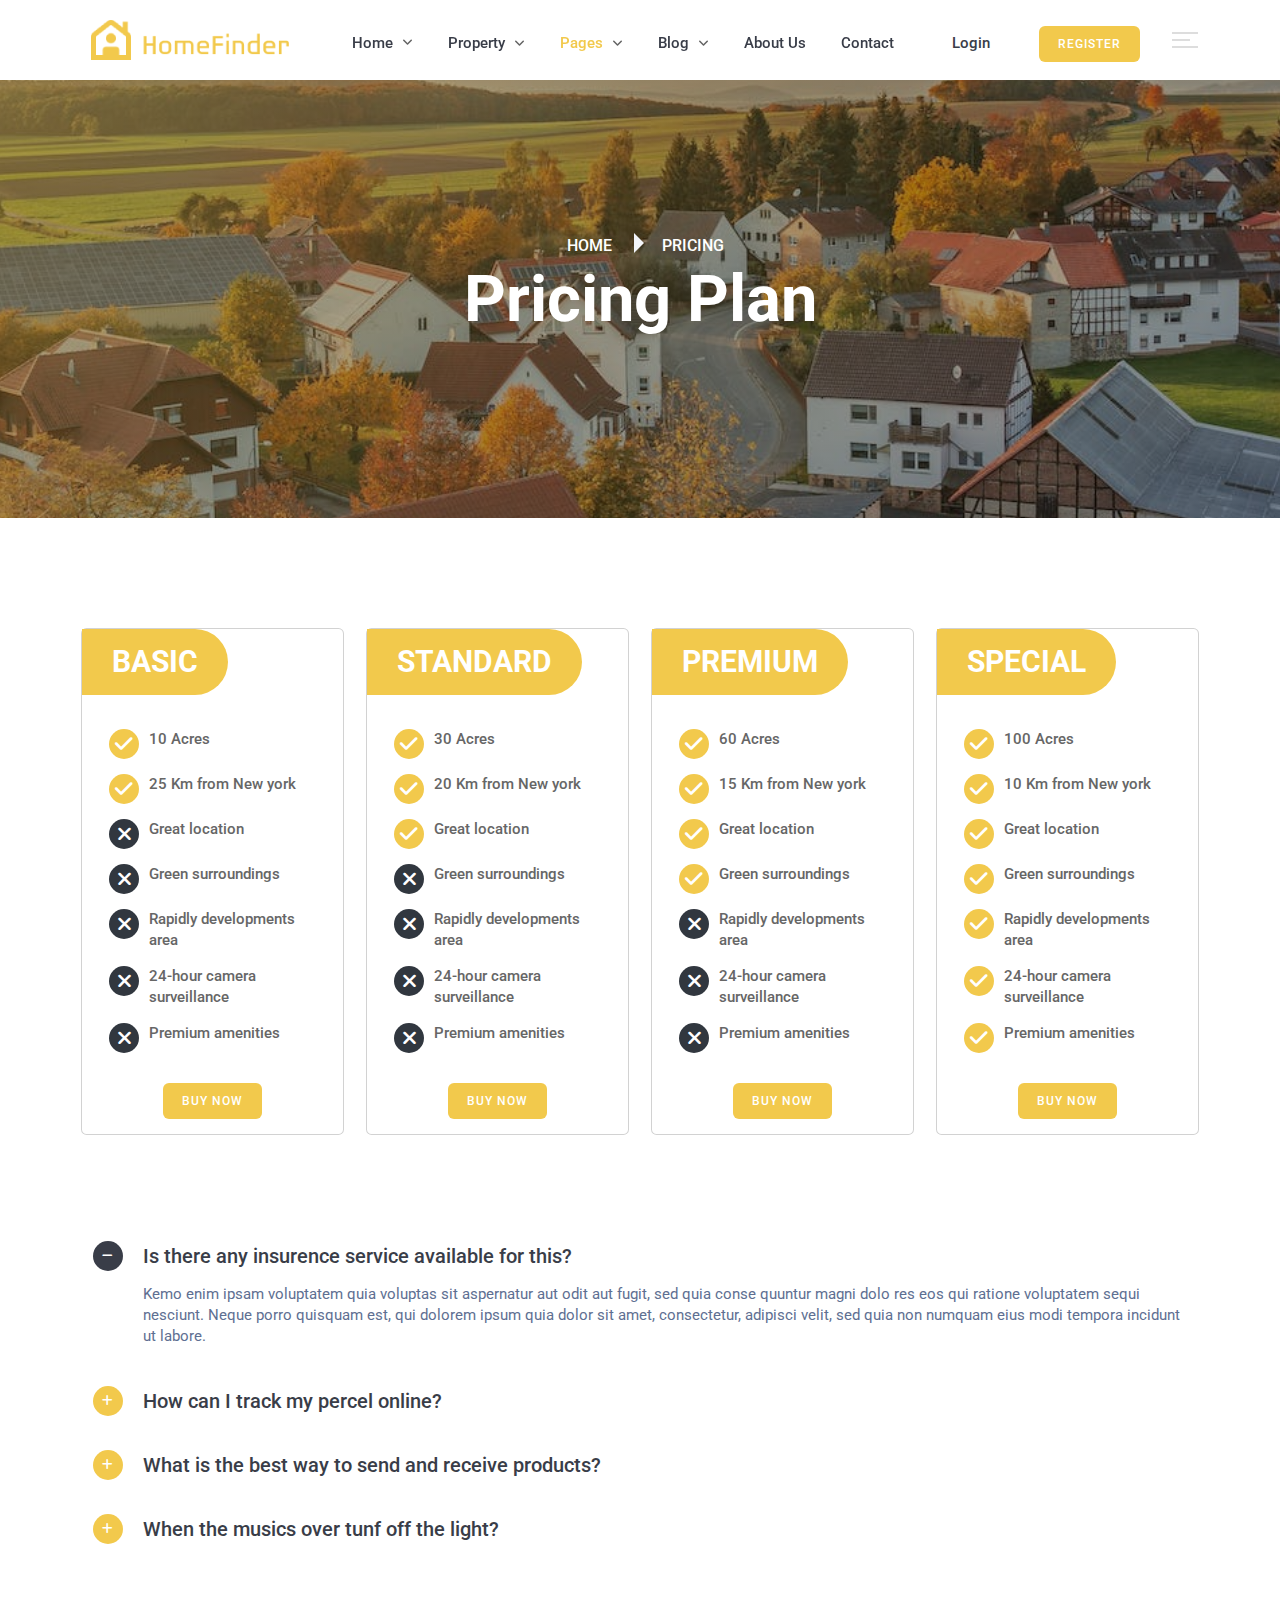
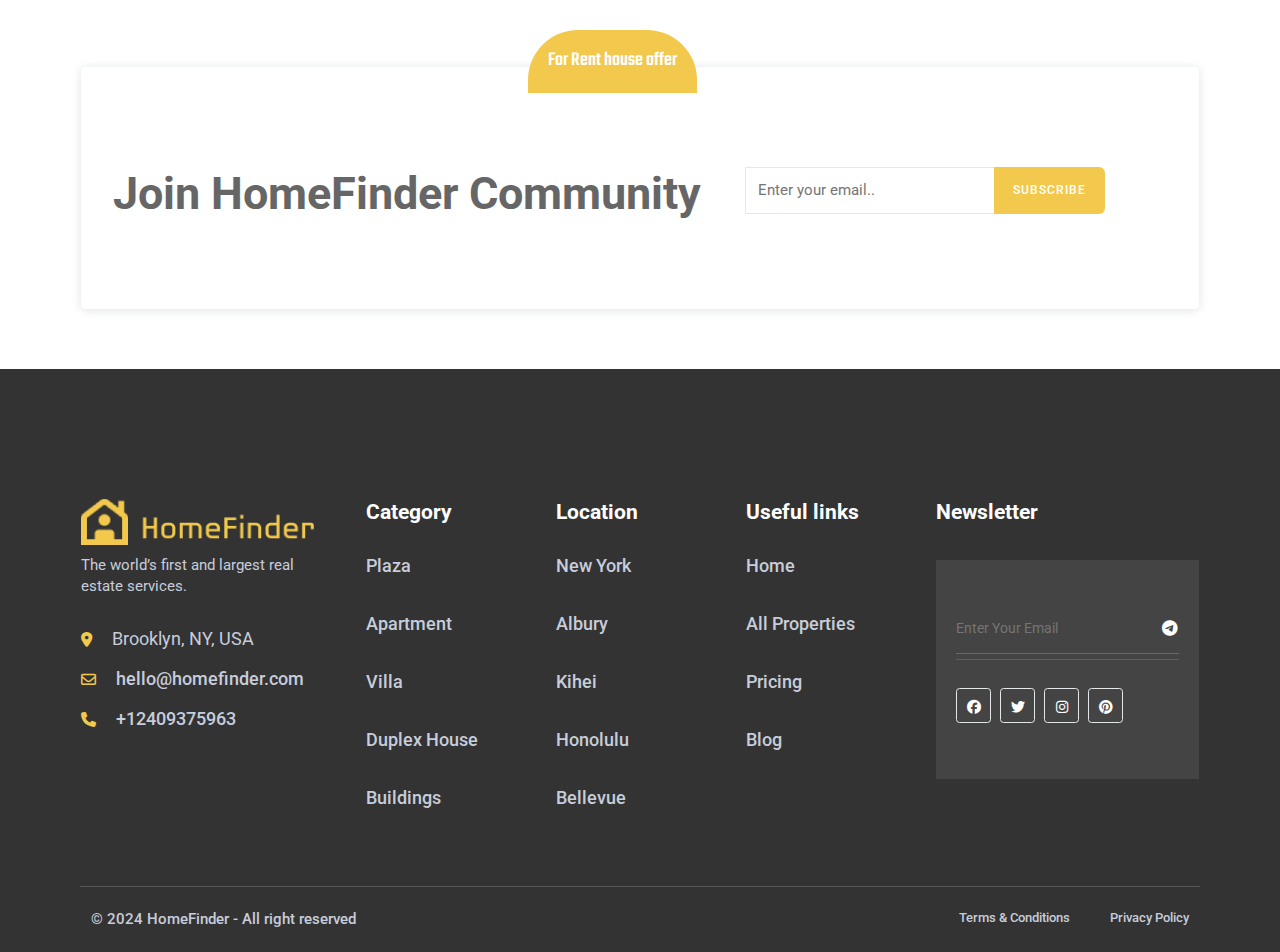
<file: pricing.html>
<!DOCTYPE html>
<html dir="ltr" lang="en">

 
<head>
    <meta name="viewport" content="width=device-width,initial-scale=1.0">
    <meta charset="utf-8">
    <meta name="description" content="HomeFinder">
    <meta name="keywords"
        content="real estate,real estate license,commercial real estate,compass real estate,real estate school,allegheny county real estate,real estate attorney,real estate agencies,australia real estate,agency real estate,real estate crowdfunding,digital real estate,real estate for sale,real estate finance,florida real estate">
    <meta name="author" content="TBS">

    <title>HomeFinder - Real Estate & Property HTML5 Template</title>

    <!-- FAVICON -->
    <link rel="icon" type="image/png" href="images/logo/favicon.png">
    <!-- GOOGLE FONTS -->
    <link rel="preconnect" href="https://fonts.googleapis.com/">
    <link rel="preconnect" href="https://fonts.gstatic.com/" crossorigin>
    <link rel="stylesheet"
        href="https://fonts.googleapis.com/css2?family=Roboto:wght@400;500;700&amp;family=Teko:wght@400;500;600;700&amp;display=swap">
    <!-- AOS CSS -->
    <link rel="stylesheet" href="css/aos.min.css">
    <!-- SELECT 2 CSS -->
    <link rel="stylesheet" href="css/select2.min.css">
    <!-- MAGNIFIC POPUP CSS -->
    <link rel="stylesheet" href="css/magnific-popup.css">
    <!-- FONTAWESOME CSS -->
    <link rel="stylesheet" href="css/all.min.css">
    <link rel="stylesheet" href="css/fontawesome.min.css">
    <!-- SLICK CSS -->
    <link rel="stylesheet" href="css/slick.css">
    <!-- BOOTSTRAP CSS -->
    <link rel="stylesheet" href="css/bootstrap.min.css">
    <!-- MAIN CSS -->
    <link rel="stylesheet" href="css/style.css">
</head>

<body>

    <!--=============================
    START HEADER SECTION
    ==============================-->
    <header>
        <nav class="navbar navbar-expand-lg main_menu">
            <div class="container container_large">
                <a class="navbar-brand" href="index.html">
                    <img src="images/logo/logo.png" alt="HomeFinder" class="img-fluid">
                </a> 
                <button class="navbar-toggle" type="button" id="navbarToggleBtn" data-bs-toggle="collapse" data-bs-target="#navbarNav"
                        aria-controls="navbarNav" aria-expanded="false" aria-label="Toggle navigation">
                    <i class="fas fa-bars bar_icon"></i> 
                    <i class="fa-solid fa-xmark close_icon"></i>
                </button>

                <div class="collapse navbar-collapse" id="navbarNav">
                    <ul class="navbar-nav  m-auto">
                        <li class="nav-item">
                            <a class="nav-link" href="#">Home <i class="fa-solid fa-angle-down fa-sm"></i> </a>
                            <ul class="dropdown_menu">
                                <li><a href="index.html">home style one</a></li>
                                <li><a href="index-2.html">home style two</a></li>
                            </ul>
                        </li>
                        <li class="nav-item">
                            <a class="nav-link" href="#">Property <i class="fa-solid fa-angle-down"></i> </a>
                            <ul class="dropdown_menu">
                                <li><a href="properties.html">Properties</a></li>
                                <li><a href="property-grid-view.html">Property grid view</a></li>
                                <li><a href="property-list-view.html">Property list view</a></li>
                                <li><a href="property-left-sidebar.html">Property left sidebar</a></li>
                                <li><a href="property-right-sidebar.html">Property right sidebar</a></li>
                                <li><a href="property-details.html">Property details</a></li>
                            </ul>
                        </li>
                        <li class="nav-item">
                            <a class="nav-link active" href="#">pages <i class="fa-solid fa-angle-down"></i> </a>
                            <ul class="dropdown_menu">
                                <li><a href="blog.html">Blog</a></li>
                                <li><a href="blog-details.html">Blog details</a></li>
                                <li><a class="active" href="pricing.html">Pricing plan</a></li>
                                <li><a href="faq.html">FAQ's</a></li>
                                <li><a href="team-member.html">Team</a></li>
                            </ul>
                        </li>
                        <li class="nav-item">
                            <a class="nav-link" href="#">Blog <i class="fa-solid fa-angle-down"></i> </a>
                            <ul class="dropdown_menu">
                                <li><a href="blog.html">blog</a></li>
                                <li><a href="blog-details.html">blog details</a></li>
                            </ul>
                        </li>
                        <li class="nav-item">
                            <a class="nav-link" href="about.html">About us</a>
                        </li>
                        <li class="nav-item">
                            <a class="nav-link" href="contact.html">contact</a>
                        </li>
                    </ul>
                    <ul class="menu_right d-flex align-items-center">
                        <li class="menu_btn">
                            <a href="#">Login</a>
                        </li>
                        <li class="menu_btn">
                            <a class="theme-btn" href="#">Register</a>
                        </li>
                        <li>
                            <div class="toggle_bar" data-bs-toggle="offcanvas" data-bs-target="#offcanvasRight"
                                aria-controls="offcanvasRight">
                                <span class="toggle_bar_1"></span>
                                <span class="toggle_bar_2"></span>
                                <span class="toggle_bar_1"></span>
                            </div>
                        </li>
                    </ul>
                </div>
            </div>
        </nav>

        <div class="menu_offcanvas offcanvas offcanvas-end" tabindex="-1" id="offcanvasRight">
            <button type="button" class="btn-close" data-bs-dismiss="offcanvas" aria-label="Close"><i
                    class="fa-solid fa-xmark"></i></button>
            <div class="offcanvas-body">
                <a class="offcanvas_logo" href="index.html">
                    <img src="images/logo/logo.png" alt="HomeFinder" class="img-fluid">
                </a>
                <p class="offcanvas_description">Real Estate is a well-established and reputable real estate company
                    that specializes in buying, selling, and leasing residential and commercial properties. With a
                    dedicated team of experienced real estate professionals, the company is committed to providing
                    excellent service to clients looking to navigate the dynamic real estate market.</p>
                <!-- offcanvas blog of top properties -->
                <div class="offcanvas_blog">
                    <h3>Top Properties</h3>
                    <ul>
                        <li>
                            <div class="img">
                                <img src="images/blog/recent-img-1.jpg" alt="blog" class="img-fluid w-100">
                            </div>
                            <div class="text">
                                <p><i class="fa-regular fa-calendar"></i> 14 November 2023</p>
                                <a class="title" href="blog-details.html">Mindblowing Home at Indiana</a>
                            </div>
                        </li>
                        <li>
                            <div class="img">
                                <img src="images/blog/recent-img-2.jpg" alt="blog" class="img-fluid w-100">
                            </div>
                            <div class="text">
                                <p><i class="fa-regular fa-calendar"></i> 15 January 2024</p>
                                <a class="title" href="blog-details.html">Awesome Plaza in Alabama</a>
                            </div>
                        </li>
                        <li>
                            <div class="img">
                                <img src="images/blog/recent-img-3.jpg" alt="blog" class="img-fluid w-100">
                            </div>
                            <div class="text">
                                <p><i class="fa-regular fa-calendar"></i> 25 February 2024</p>
                                <a class="title" href="blog-details.html">House In Los Washington</a>
                            </div>
                        </li>
                        <li>
                            <div class="img">
                                <img src="images/blog/recent-img.jpg" alt="blog" class="img-fluid w-100">
                            </div>
                            <div class="text">
                                <p><i class="fa-regular fa-calendar"></i> 29 February 2024</p>
                                <a class="title" href="blog-details.html">Luxury Apartment in NEw York</a>
                            </div>
                        </li>
                    </ul>
                </div>
                <!-- offcanvas contact -->
                <div class="offcanvas_contact">
                    <h4>Connected with us</h4>
                    <a class="call" href="callto:40276328246">+12409375963</a>
                    <a class="address" href="https://maps.app.goo.gl/tMcjy5Rk6jycxEEu6">Brooklyn, NY, USA</a>
                    <a class="mail" href="mailto:homefinder@gmail.com">homefinder@gmail.com</a>
                    <ul class="d-flex flex-wrap">
                        <li><a class="facebook" href="#"><i class="fab fa-facebook-f"></i></a></li>
                        <li><a class="twitter" href="#"><i class="fab fa-twitter"></i></a></li>
                        <li><a class="linkedin" href="#"><i class="fab fa-linkedin-in"></i></a></li>
                        <li><a class="youtube" href="#"><i class="fab fa-youtube"></i></a></li>
                    </ul>
                </div>
            </div>
        </div>
    </header>
    <!--=============================
    END HEADER SECTION   
    ==============================-->

    <!-- =================
    PAGE HEADER SECTION START
    =================== -->
    <div class="page-breadcrumb-area page-bg" style="
        background-image: url('images/section-bg/breadcumb-bg.png');
      ">
        <div class="page-overlay"></div>
        <div class="container">
            <div class="row">
                <div class="col-md-12">
                    <div class="breadcrumb-wrapper">
                        <div class="breadcrumb-list">
                            <ul>
                                <li><a href="index.html">Home</a></li>
                                <li class="active"><a href="#">Pricing</a></li>
                            </ul>
                        </div>
                        <div class="page-heading">
                            <h3 class="page-title">Pricing Plan</h3>
                        </div>
                    </div>
                </div>
            </div>
        </div>
    </div>
    <!-- =================
    END PAGE HEADER SECTION
    =================== -->

    <!-- =================
      START PRICING SECTION
    =================== -->
    <div class="pricing-page-section">
        <div class="container text-center">
            <div class="row">
                <div class="col-12 col-md-6 col-lg-4 col-xl-3">
                    <!-- first card -->
                    <div class="pricing-card style-one mx-auto" data-aos="fade-up" data-aos-duration="1500">
                        <div class="card">
                            <div class="card-body">
                                <h3>BASIC</h3>
                                <div class="features">
                                    <div class="icon-box">
                                        <div class="icon"><i class="fa-solid fa-check"></i></div>
                                        <div class="content"> 10 Acres</div>
                                    </div>
                                    <div class="icon-box">
                                        <div class="icon"><i class="fa-solid fa-check"></i></div>
                                        <div class="content"> 25 Km from New york</div>
                                    </div>
                                    <div class="icon-box">
                                        <div class="icon"><i class="fa-solid fa-xmark"></i></div>
                                        <div class="content"> Great location</div>
                                    </div>
                                    <div class="icon-box">
                                        <div class="icon"><i class="fa-solid fa-xmark"></i></div>
                                        <div class="content">Green surroundings</div>
                                    </div>
                                    <div class="icon-box">
                                        <div class="icon"><i class="fa-solid fa-xmark"></i></div>
                                        <div class="content">Rapidly developments area</div>
                                    </div>
                                    <div class="icon-box">
                                        <div class="icon"><i class="fa-solid fa-xmark"></i></div>
                                        <div class="content">24-hour camera surveillance</div>
                                    </div>
                                    <div class="icon-box">
                                        <div class="icon"><i class="fa-solid fa-xmark"></i></div>
                                        <div class="content"> Premium amenities </div>
                                    </div>
                                </div>

                                <div class="intro-btn-wrapper">
                                    <a href="#" class="theme-btn"> Buy now </a>
                                </div>
                            </div>
                        </div>
                    </div>
                </div>
                <div class="col-12 col-md-6  col-lg-4 col-xl-3">
                    <!-- second card -->
                    <div class="pricing-card style-one mx-auto" data-aos="fade-up" data-aos-duration="2000">
                        <div class="card">
                            <div class="card-body">
                                <h3>STANDARD</h3>
                                <div class="features">
                                    <div class="icon-box">
                                        <div class="icon"><i class="fa-solid fa-check"></i></div>
                                        <div class="content"> 30 Acres</div>
                                    </div>
                                    <div class="icon-box">
                                        <div class="icon"><i class="fa-solid fa-check"></i></div>
                                        <div class="content"> 20 Km from New york</div>
                                    </div>
                                    <div class="icon-box">
                                        <div class="icon"><i class="fa-solid fa-check"></i></div>
                                        <div class="content"> Great location</div>
                                    </div>
                                    <div class="icon-box">
                                        <div class="icon"><i class="fa-solid fa-xmark"></i></div>
                                        <div class="content">Green surroundings</div>
                                    </div>
                                    <div class="icon-box">
                                        <div class="icon"><i class="fa-solid fa-xmark"></i></div>
                                        <div class="content">Rapidly developments area</div>
                                    </div>
                                    <div class="icon-box">
                                        <div class="icon"><i class="fa-solid fa-xmark"></i></div>
                                        <div class="content">24-hour camera surveillance</div>
                                    </div>
                                    <div class="icon-box">
                                        <div class="icon"><i class="fa-solid fa-xmark"></i></div>
                                        <div class="content"> Premium amenities </div>
                                    </div>
                                </div>
                                <div class="intro-btn-wrapper">
                                    <a href="#" class="theme-btn"> Buy now </a>
                                </div>
                            </div>
                        </div>
                    </div>
                </div>
                <div class="col-12 col-md-6  col-lg-4 col-xl-3">
                    <!-- third card -->
                    <div class="pricing-card style-one mx-auto" data-aos="fade-up" data-aos-duration="2500">
                        <div class="card">
                            <div class="card-body">
                                <h3>PREMIUM</h3>
                                <div class="features">
                                    <div class="icon-box">
                                        <div class="icon"><i class="fa-solid fa-check"></i></div>
                                        <div class="content"> 60 Acres</div>
                                    </div>
                                    <div class="icon-box">
                                        <div class="icon"><i class="fa-solid fa-check"></i></div>
                                        <div class="content"> 15 Km from New york</div>
                                    </div>
                                    <div class="icon-box">
                                        <div class="icon"><i class="fa-solid fa-check"></i></div>
                                        <div class="content"> Great location</div>
                                    </div>
                                    <div class="icon-box">
                                        <div class="icon"><i class="fa-solid fa-check"></i></div>
                                        <div class="content">Green surroundings</div>
                                    </div>
                                    <div class="icon-box">
                                        <div class="icon"><i class="fa-solid fa-xmark"></i></div>
                                        <div class="content">Rapidly developments area</div>
                                    </div>
                                    <div class="icon-box">
                                        <div class="icon"><i class="fa-solid fa-xmark"></i></div>
                                        <div class="content">24-hour camera surveillance</div>
                                    </div>
                                    <div class="icon-box">
                                        <div class="icon"><i class="fa-solid fa-xmark"></i></div>
                                        <div class="content"> Premium amenities </div>
                                    </div>
                                </div>


                                <div class="intro-btn-wrapper">
                                    <a href="#" class="theme-btn"> Buy now </a>
                                </div>
                            </div>
                        </div>
                    </div>
                </div>
                <div class="col-12 col-md-6  col-lg-4 col-xl-3">
                    <!-- fourth card -->
                    <div class="pricing-card style-one mx-auto" data-aos="fade-up" data-aos-duration="3000">
                        <div class="card">
                            <div class="card-body">
                                <h3>SPECIAL</h3>
                                <div class="features">
                                    <div class="icon-box">
                                        <div class="icon"><i class="fa-solid fa-check"></i></div>
                                        <div class="content"> 100 Acres</div>
                                    </div>
                                    <div class="icon-box">
                                        <div class="icon"><i class="fa-solid fa-check"></i></div>
                                        <div class="content"> 10 Km from New york</div>
                                    </div>
                                    <div class="icon-box">
                                        <div class="icon"><i class="fa-solid fa-check"></i></div>
                                        <div class="content"> Great location</div>
                                    </div>
                                    <div class="icon-box">
                                        <div class="icon"><i class="fa-solid fa-check"></i></div>
                                        <div class="content">Green surroundings</div>
                                    </div>
                                    <div class="icon-box">
                                        <div class="icon"><i class="fa-solid fa-check"></i></div>
                                        <div class="content">Rapidly developments area</div>
                                    </div>
                                    <div class="icon-box">
                                        <div class="icon"><i class="fa-solid fa-check"></i></div>
                                        <div class="content">24-hour camera surveillance</div>
                                    </div>
                                    <div class="icon-box">
                                        <div class="icon"><i class="fa-solid fa-check"></i></div>
                                        <div class="content"> Premium amenities </div>
                                    </div>
                                </div>

                                <div class="intro-btn-wrapper">
                                    <a href="#" class="theme-btn"> Buy now </a>
                                </div>
                            </div>
                        </div>
                    </div>
                </div>
            </div>
        </div>
    </div>
    <!-- =================
    END PRICING SECTION
  =================== -->

    <!-- =================
     START FAQ SECTION
    =================== -->
    <div class="faq mt-30 mb-30">
        <div class="container">
            <div class="row m-30 m-lg-0">
                <div class="col-12">
                    <p></p>

                    <!-- Accordion Start -->
                    <div class="accordion-wrapper style-one">
                        <div class="accordion-box-wrapper" id="serviceDetailsFAQ">
                            <!-- Single Accordion Start -->
                            <div class="accordion-list-item">
                                <div id="headingOne">
                                    <div class="accordion-head" role="button"  data-bs-toggle="collapse" data-bs-target="#collapseOne"
                                        aria-expanded="true" aria-controls="collapseOne">
                                        <h3 class="accordion-title">
                                            Is there any insurence service available for this?
                                        </h3>
                                    </div>
                                </div>
                                <div id="collapseOne" class="accordion-collapse collapse show"
                                    aria-labelledby="headingOne" data-bs-parent="#serviceDetailsFAQ">
                                    <div class="accordion-item-body">
                                        <p>
                                            Kemo enim ipsam voluptatem quia voluptas sit aspernatur
                                            aut odit aut fugit, sed quia conse quuntur magni dolo
                                            res eos qui ratione voluptatem sequi nesciunt. Neque
                                            porro quisquam est, qui dolorem ipsum quia dolor sit
                                            amet, consectetur, adipisci velit, sed quia non numquam
                                            eius modi tempora incidunt ut labore.
                                        </p>
                                    </div>
                                </div>
                            </div>
                            <!-- Single Accordion End -->
                            <!-- Single Accordion Start -->
                            <div class="accordion-list-item">
                                <div id="headingTwo">
                                    <div class="accordion-head collapsed"  role="button" data-bs-toggle="collapse"
                                        data-bs-target="#collapseTwo" aria-expanded="false" aria-controls="collapseTwo">
                                        <h3 class="accordion-title">
                                            How can I track my percel online?
                                        </h3>
                                    </div>
                                </div>
                                <div id="collapseTwo" class="accordion-collapse collapse" aria-labelledby="headingTwo"
                                    data-bs-parent="#serviceDetailsFAQ">
                                    <div class="accordion-item-body">
                                        <p>
                                            Temo enim ipsam voluptatem quia voluptas sit aspernatur
                                            aut odit aut fugit, sed quia conse quuntur magni dolo
                                            res eos qui ratione voluptatem sequi nesciunt. Neque
                                            porro quisquam est, qui dolorem ipsum quia dolor sit
                                            amet, consectetur, adipisci velit, sed quia non numquam
                                            eius modi tempora incidunt ut oabord.
                                        </p>
                                    </div>
                                </div>
                            </div>
                            <!-- Single Accordion End -->
                            <!-- Single Accordion Start -->
                            <div class="accordion-list-item">
                                <div id="headingThree">
                                    <div class="accordion-head collapsed"  role="button" data-bs-toggle="collapse"
                                        data-bs-target="#collapseThree" aria-expanded="false"
                                        aria-controls="collapseThree">
                                        <h3 class="accordion-title">
                                            What is the best way to send and receive products?
                                        </h3>
                                        <div class="icon"></div>
                                    </div>
                                </div>
                                <div id="collapseThree" class="accordion-collapse collapse"
                                    aria-labelledby="headingThree" data-bs-parent="#serviceDetailsFAQ">
                                    <div class="accordion-item-body">
                                        <p>
                                            wemo enim ipsam voluptatem quia voluptas sit aspernatur
                                            aut odit aut fugit, sed quia conse quuntur magni dolo
                                            res eos qui ratione voluptatem sequi nesciunt. Neque
                                            porro quisquam est, qui dolorem ipsum quia dolor sit
                                            amet, consectetur, adipisci velit, sed quia non numquam
                                            eius modi tempora incidunt ut yabore.
                                        </p>
                                    </div>
                                </div>
                            </div>
                            <!-- Single Accordion End -->
                            <!-- Single Accordion Start -->
                            <div class="accordion-list-item">
                                <div id="headingFour">
                                    <div class="accordion-head collapsed"  role="button" data-bs-toggle="collapse"
                                        data-bs-target="#collapseFour" aria-expanded="false"
                                        aria-controls="collapseFour">
                                        <h3 class="accordion-title">
                                            When the musics over tunf off the light?
                                        </h3>
                                        <div class="icon"></div>
                                    </div>
                                </div>
                                <div id="collapseFour" class="accordion-collapse collapse" aria-labelledby="headingFour"
                                    data-bs-parent="#serviceDetailsFAQ">
                                    <div class="accordion-item-body">
                                        <p>
                                            Femo enim ipsam voluptatem quia voluptas sit aspernatur
                                            aut odit aut fugit, sed quia conse quuntur magni dolo
                                            res eos qui ratione voluptatem sequi nesciunt. Neque
                                            porro quisquam est, qui dolorem ipsum quia dolor sit
                                            amet, consectetur, adipisci velit, sed quia non numquam
                                            eius modi tempora incidunt ut eaboy.
                                        </p>
                                    </div>
                                </div>
                            </div>
                            <!-- Single Accordion End -->
                        </div>
                    </div>
                    <!-- Accordion End -->
                </div>
            </div>
        </div>
    </div>
    <!-- =================
      END FAQ SECTION
    =================== -->

    <!-- =================
      START SUBSCRIBE SECTION
    =================== -->
    <div class="subscribe-section">
        <div class="container">
            <div class="subscribe-wrapper">
                <div class="row">
                    <div class="col-12 col-md-7 col-lg-7">
                        <div class="subscribe-area-content">
                            <h5>For Rent house offer</h5>
                            <h2>Join HomeFinder Community</h2>
                        </div>
                    </div>
                    <div class="col-12 col-md-5 col-lg-5">
                        <div class="subscribe-area-button">
                            <div class="input-group mb-5 mt-3">
                                <input type="email" name="email" placeholder="Enter your email..">
                                <button class="theme-btn" type="button">
                                    Subscribe
                                </button>
                            </div>
                        </div>
                    </div>
                </div>
            </div>
        </div>
    </div>
    <!-- =================
      END SUBSCRIBE SECTION
    =================== -->

    <!-- =================
      START FOOTER SECTION
    =================== -->
    <footer class="footer-section">
        <div class="footer-sec">
            <div class="container">
                <div class="row">
                    <div class="col-xxl-3 col-xl-3 col-lg-3 col-md-6">
                        <div class="footer-widget">
                            <div class="footer-widget-info">
                                <div class="footer-logo">
                                    <a href="index.html">
                                        <div class="logo-section">
                                            <div>
                                                <img src="images/logo/logo.png" alt="Footer Logo">
                                            </div>
                                        </div>
                                    </a>
                                    <p>
                                        The world’s first and largest real estate services.
                                    </p>
                                </div>
                                <div class="footer-widget-contact">
                                    <div class="footer-contact">
                                        <ul>
                                            <li>
                                                <div class="contact-icon">
                                                    <i class="fa-solid fa-location-dot"></i>
                                                </div>
                                                <div class="contact-text">
                                                    <span>Brooklyn, NY, USA</span>
                                                </div>
                                            </li>
                                            <li>
                                                <div class="contact-icon">
                                                    <i class="fa-regular fa-envelope"></i>
                                                </div>
                                                <div class="contact-text">
                                                    <a
                                                        href="mailto:hello@homefinder.com"><span>hello@homefinder.com</span></a>
                                                </div>
                                            </li>
                                            <li>
                                                <div class="contact-icon">
                                                    <i class="fa-solid fa-phone"></i>
                                                </div>
                                                <div class="contact-text">
                                                    <a href="tell:+12409375963">
                                                        <span>+12409375963</span>
                                                    </a>
                                                </div>
                                            </li>
                                        </ul>
                                    </div>
                                </div>
                            </div>
                        </div>
                    </div>

                    <div class="col-xxl-2 col-xl-2 col-lg-2 col-md-6">
                        <div class="footer-widget widget_nav_menu">
                            <h2 class="footer-widget-title">Category</h2>
                            <ul class="menu">
                                <li><a href="properties.html">Plaza</a></li>
                                <li><a href="properties.html">Apartment</a></li>
                                <li><a href="properties.html">Villa</a></li>
                                <li><a href="properties.html">Duplex house</a></li>
                                <li><a href="properties.html">Buildings</a></li>
                            </ul>
                        </div>
                    </div>

                    <div class="col-xxl-2 col-xl-2 col-lg-2 col-md-6">
                        <div class="footer-widget widget_nav_menu">
                            <h2 class="footer-widget-title">Location</h2>
                            <ul class="menu">
                                <li><a href="#">New york</a></li>
                                <li><a href="#">Albury</a></li>
                                <li><a href="#">Kihei</a></li>
                                <li><a href="#">Honolulu</a></li>
                                <li><a href="#">Bellevue</a></li>
                            </ul>
                        </div>
                    </div>

                    <div class="col-xxl-2 col-xl-2 col-lg-2 col-md-6">
                        <div class="footer-widget widget_nav_menu">
                            <h2 class="footer-widget-title">Useful links</h2>
                            <ul class="menu">
                                <li><a href="index.html">Home</a></li>
                                <li><a href="properties.html">All properties</a></li>
                                <li><a href="pricing.html">Pricing</a></li>
                                <li><a href="blog.html">Blog</a></li>
                            </ul>
                        </div>
                    </div>

                    <div class="col-xxl-3 col-xl-3 col-lg-3 col-md-6">
                        <div class="footer-widget widget_nav_menu">
                            <h2 class="footer-widget-title">Newsletter</h2>
                            <div class="newsletter-card-wrapper style-two">
                                <div class="newsletter-card">
                                    <div class="subscribe-form">
                                        <form method="post" action="#">
                                            <div class="form-group">
                                                <input type="email" name="email" value="" placeholder="Enter Your Email"
                                                    required="">
                                                <button type="submit" class="submit-btn"><i
                                                        class="fab fa-telegram-plane"></i></button>
                                            </div>
                                        </form>
                                    </div>

                                    <div class="icon-box-wrapper style-one">
                                        <div class="icon-box">
                                            <div class="icons">
                                                <a href="#"><i class="fa-brands fa-facebook"></i></a>
                                                <a href="#"><i class="fa-brands fa-twitter"></i></a>
                                                <a href="#"><i class="fa-brands fa-instagram"></i></a>
                                                <a href="#"><i class="fa-brands fa-pinterest"></i></a>
                                            </div>
                                        </div>
                                    </div>

                                </div>
                            </div>
                        </div>
                    </div>
                    <div class="footer-bottom-area">
                        <hr>
                        <div class="container">
                            <div class="row">
                                <div class="col-lg-6 text-md-center">
                                    <div class="copyright-text"> <a href="#"
                                            target="_blank">© 2024 HomeFinder - All right reserved</a>
                                    </div>
                                </div>
                                <div class="col-lg-6">
                                    <div class="footer-bottom-menu">
                                        <ul>
                                            <li>
                                                <a href="#">Terms & Conditions</a>
                                            </li>
                                            <li>
                                                <a href="#">Privacy Policy</a>
                                            </li>
                                        </ul>
                                    </div>
                                </div>
                            </div>
                        </div>
                    </div>
                </div>
            </div>
        </div>
    </footer>
    <!-- =================
    END FOOTER SECTION
  =================== -->

    <!-- =================
    START SCROLL UP SECTION
  =================== -->
    <div id="scrollTop" class="scrollup-wrapper">
        <div class="scrollup-btn">
            <i class="fa-solid fa-angle-up"></i>
        </div>
    </div>
    <!-- =================
    END SCROLL UP SECTION
    =================== -->






    <!-- JQUERY PLUGIN JS -->
    <script src="js/jquery.min.js"></script>
    <!-- BOOTSTRAP JS -->
    <script src="js/bootstrap.min.js"></script>
    <!-- SELECT 2 PLUGIN JS -->
    <script src="js/select2.min.js"></script>
    <!-- SLICK PLUGIN JS -->
    <script src="js/slick.js"></script>
    <!-- COUNTERUP PLUGIN JS -->
    <script src="js/jquery.counterup.min.js"></script>
    <!-- MAGNIFIC PLUGIN JS -->
    <script src="js/jquery.magnific-popup.min.js"></script>
    <!-- AOS PLUGIN JS -->
    <script src="js/aos.js"></script>
    <!-- TILT PLUGIN JS -->
    <script src="js/tilt.jquery.js"></script>
    <!-- WAYPOINTS PLUGIN JS -->
    <script src="js/waypoints.js"></script> 
    <!-- MAIN JS -->
    <script src="js/custom.js"></script>
</body>
 
</html>
</file>
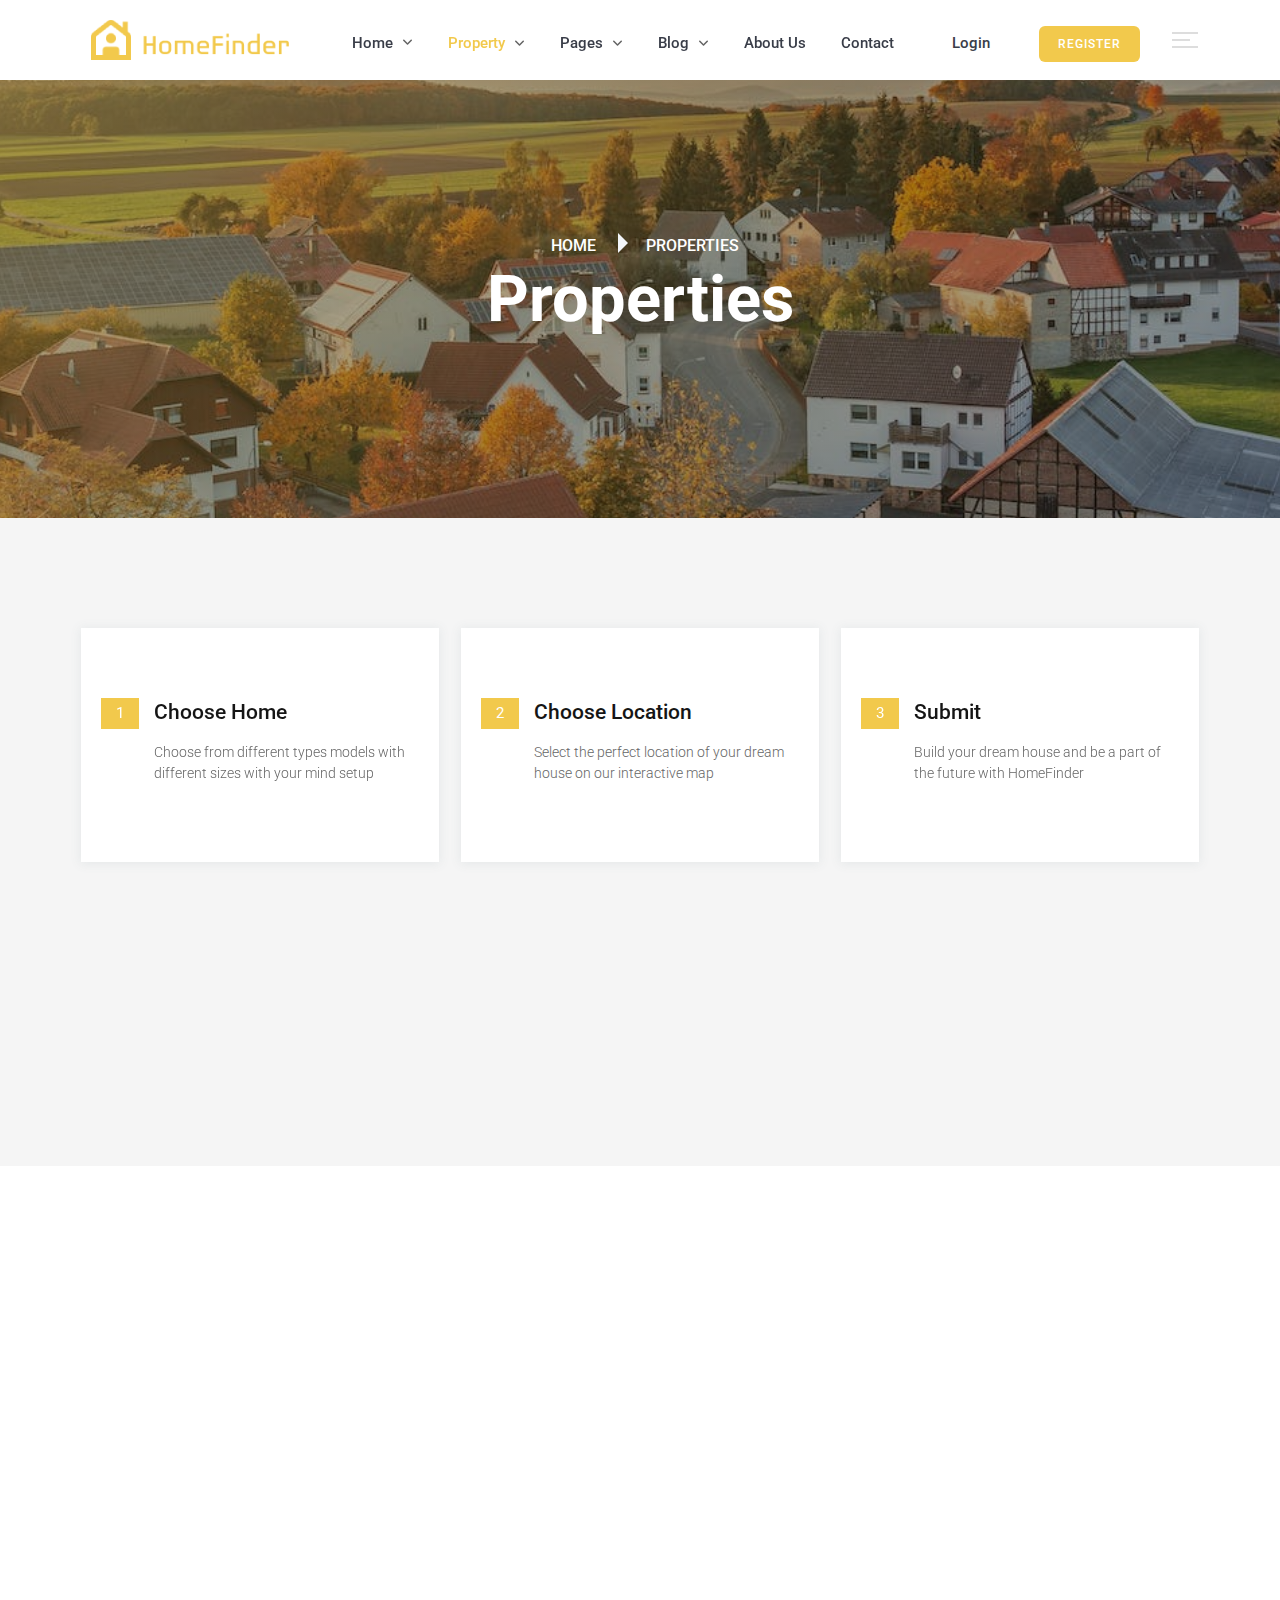
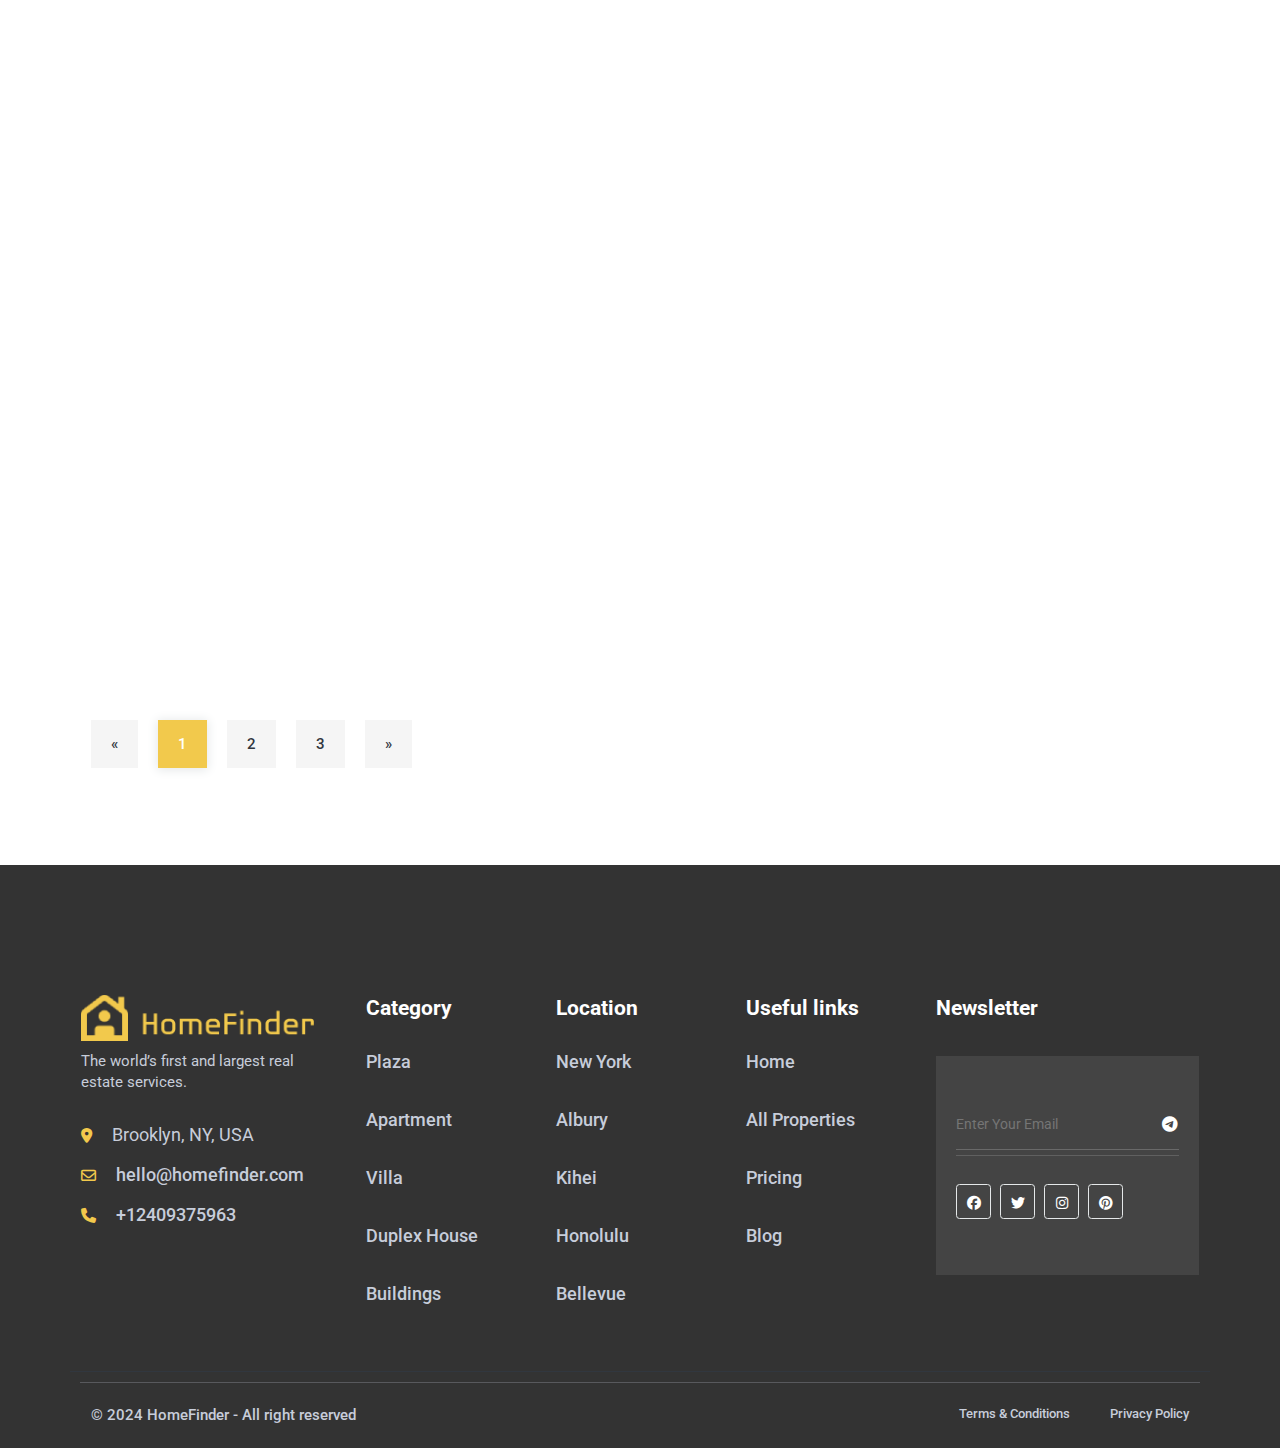
<file: properties.html>
<!DOCTYPE html>
<html dir="ltr" lang="en">


 
<head>
    <meta name="viewport" content="width=device-width,initial-scale=1.0">
    <meta charset="utf-8">
    <meta name="description" content="HomeFinder">
    <meta name="keywords"
        content="real estate,real estate license,commercial real estate,compass real estate,real estate school,allegheny county real estate,real estate attorney,real estate agencies,australia real estate,agency real estate,real estate crowdfunding,digital real estate,real estate for sale,real estate finance,florida real estate">
    <meta name="author" content="TBS">

    <title>HomeFinder - Real Estate & Property HTML5 Template</title>

    <!-- FAVICON -->
    <link rel="icon" type="image/png" href="images/logo/favicon.png">
    <!-- GOOGLE FONTS -->
    <link rel="preconnect" href="https://fonts.googleapis.com/">
    <link rel="preconnect" href="https://fonts.gstatic.com/" crossorigin>
    <link rel="stylesheet"
        href="https://fonts.googleapis.com/css2?family=Roboto:wght@400;500;700&amp;family=Teko:wght@400;500;600;700&amp;display=swap">
    <!-- AOS CSS -->
    <link rel="stylesheet" href="css/aos.min.css">
    <!-- SELECT 2 CSS -->
    <link rel="stylesheet" href="css/select2.min.css">
    <!-- MAGNIFIC POPUP CSS -->
    <link rel="stylesheet" href="css/magnific-popup.css">
    <!-- FONTAWESOME CSS -->
    <link rel="stylesheet" href="css/all.min.css">
    <link rel="stylesheet" href="css/fontawesome.min.css">
    <!-- SLICK CSS -->
    <link rel="stylesheet" href="css/slick.css">
    <!-- BOOTSTRAP CSS -->
    <link rel="stylesheet" href="css/bootstrap.min.css">
    <!-- MAIN CSS -->
    <link rel="stylesheet" href="css/style.css">
</head>

<body>

    <!--=============================
    START HEADER SECTION
    ==============================-->
    <header>
        <nav class="navbar navbar-expand-lg main_menu">
            <div class="container container_large">
                <a class="navbar-brand" href="index.html">
                    <img src="images/logo/logo.png" alt="HomeFinder" class="img-fluid">
                </a> 
                <button class="navbar-toggle" type="button" id="navbarToggleBtn" data-bs-toggle="collapse" data-bs-target="#navbarNav"
                        aria-controls="navbarNav" aria-expanded="false" aria-label="Toggle navigation">
                    <i class="fas fa-bars bar_icon"></i> 
                    <i class="fa-solid fa-xmark close_icon"></i>
                </button>

                <div class="collapse navbar-collapse" id="navbarNav">
                    <ul class="navbar-nav  m-auto">
                        <li class="nav-item">
                            <a class="nav-link" href="#">Home <i class="fa-solid fa-angle-down fa-sm"></i> </a>
                            <ul class="dropdown_menu">
                                <li><a href="index.html">home style one</a></li>
                                <li><a href="index-2.html">home style two</a></li>
                            </ul>
                        </li>
                        <li class="nav-item">
                            <a class="nav-link active" href="#">Property <i class="fa-solid fa-angle-down"></i> </a>
                            <ul class="dropdown_menu">
                                <li><a class="active" href="properties.html">Properties</a></li>
                                <li><a href="property-grid-view.html">Property grid view</a></li>
                                <li><a href="property-list-view.html">Property list view</a></li>
                                <li><a href="property-left-sidebar.html">Property left sidebar</a></li>
                                <li><a href="property-right-sidebar.html">Property right sidebar</a></li>
                                <li><a href="property-details.html">Property details</a></li>
                            </ul>
                        </li>
                        <li class="nav-item">
                            <a class="nav-link" href="#">pages <i class="fa-solid fa-angle-down"></i> </a>
                            <ul class="dropdown_menu">
                                <li><a href="blog.html">Blog</a></li>
                                <li><a href="blog-details.html">Blog details</a></li>
                                <li><a href="pricing.html">Pricing plan</a></li>
                                <li><a href="faq.html">FAQ's</a></li>
                                <li><a href="team-member.html">Team</a></li>
                            </ul>
                        </li>
                        <li class="nav-item">
                            <a class="nav-link" href="#">Blog <i class="fa-solid fa-angle-down"></i> </a>
                            <ul class="dropdown_menu">
                                <li><a href="blog.html">blog</a></li>
                                <li><a href="blog-details.html">blog details</a></li>
                            </ul>
                        </li>
                        <li class="nav-item">
                            <a class="nav-link" href="about.html">About us</a>
                        </li>
                        <li class="nav-item">
                            <a class="nav-link" href="contact.html">contact</a>
                        </li>
                    </ul>
                    <ul class="menu_right d-flex align-items-center">
                        <li class="menu_btn">
                            <a href="#">Login</a>
                        </li>
                        <li class="menu_btn">
                            <a class="theme-btn" href="#">Register</a>
                        </li>
                        <li>
                            <div class="toggle_bar" data-bs-toggle="offcanvas" data-bs-target="#offcanvasRight"
                                aria-controls="offcanvasRight">
                                <span class="toggle_bar_1"></span>
                                <span class="toggle_bar_2"></span>
                                <span class="toggle_bar_1"></span>
                            </div>
                        </li>
                    </ul>
                </div>
            </div>
        </nav>

        <div class="menu_offcanvas offcanvas offcanvas-end" tabindex="-1" id="offcanvasRight">
            <button type="button" class="btn-close" data-bs-dismiss="offcanvas" aria-label="Close"><i
                    class="fa-solid fa-xmark"></i></button>
            <div class="offcanvas-body">
                <a class="offcanvas_logo" href="index.html">
                    <img src="images/logo/logo.png" alt="HomeFinder" class="img-fluid">
                </a>
                <p class="offcanvas_description">Real Estate is a well-established and reputable real estate company
                    that specializes in buying, selling, and leasing residential and commercial properties. With a
                    dedicated team of experienced real estate professionals, the company is committed to providing
                    excellent service to clients looking to navigate the dynamic real estate market.</p>
                <!-- offcanvas blog of top properties -->
                <div class="offcanvas_blog">
                    <h3>Top Properties</h3>
                    <ul>
                        <li>
                            <div class="img">
                                <img src="images/blog/recent-img-1.jpg" alt="blog" class="img-fluid w-100">
                            </div>
                            <div class="text">
                                <p><i class="fa-regular fa-calendar"></i> 14 November 2023</p>
                                <a class="title" href="blog-details.html">Mindblowing Home at Indiana</a>
                            </div>
                        </li>
                        <li>
                            <div class="img">
                                <img src="images/blog/recent-img-2.jpg" alt="blog" class="img-fluid w-100">
                            </div>
                            <div class="text">
                                <p><i class="fa-regular fa-calendar"></i> 15 January 2024</p>
                                <a class="title" href="blog-details.html">Awesome Plaza in Alabama</a>
                            </div>
                        </li>
                        <li>
                            <div class="img">
                                <img src="images/blog/recent-img-3.jpg" alt="blog" class="img-fluid w-100">
                            </div>
                            <div class="text">
                                <p><i class="fa-regular fa-calendar"></i> 25 February 2024</p>
                                <a class="title" href="blog-details.html">House In Los Washington</a>
                            </div>
                        </li>
                        <li>
                            <div class="img">
                                <img src="images/blog/recent-img.jpg" alt="blog" class="img-fluid w-100">
                            </div>
                            <div class="text">
                                <p><i class="fa-regular fa-calendar"></i> 29 February 2024</p>
                                <a class="title" href="blog-details.html">Luxury Apartment in NEw York</a>
                            </div>
                        </li>
                    </ul>
                </div>
                <!-- offcanvas contact -->
                <div class="offcanvas_contact">
                    <h4>Connected with us</h4>
                    <a class="call" href="callto:40276328246">+12409375963</a>
                    <a class="address" href="https://maps.app.goo.gl/tMcjy5Rk6jycxEEu6">Brooklyn, NY, USA</a>
                    <a class="mail" href="mailto:homefinder@gmail.com">homefinder@gmail.com</a>
                    <ul class="d-flex flex-wrap">
                        <li><a class="facebook" href="#"><i class="fab fa-facebook-f"></i></a></li>
                        <li><a class="twitter" href="#"><i class="fab fa-twitter"></i></a></li>
                        <li><a class="linkedin" href="#"><i class="fab fa-linkedin-in"></i></a></li>
                        <li><a class="youtube" href="#"><i class="fab fa-youtube"></i></a></li>
                    </ul>
                </div>
            </div>
        </div>
    </header>
    <!--=============================
    END HEADER SECTION   
    ==============================-->


    <!-- =================
    PAGE HEADER SECTION START
    =================== -->
    <div class="page-breadcrumb-area page-bg" style="background-image: url('images/section-bg/breadcumb-bg.png')">
        <div class="page-overlay"></div>
        <div class="container">
            <div class="row">
                <div class="col-md-12">
                    <div class="breadcrumb-wrapper">
                        <div class="breadcrumb-list">
                            <ul>
                                <li><a href="index.html">Home</a></li>
                                <li><a href="#">Properties</a></li>
                            </ul>
                        </div>
                        <div class="page-heading">
                            <h3 class="page-title">Properties</h3>
                        </div>
                    </div>
                </div>
            </div>
        </div>
    </div>
    <!-- =================
    END PAGE HEADER SECTION
    =================== -->

    <!-- =================
    START SEARCH SECTION
    =================== -->
    <div class="search-section">
        <div class="container">
            <div class="row">
                <div class="col-12 col-md-6 col-lg-4">
                    <div class="instructions" data-aos="zoom-in" data-aos-duration="1500">
                        <div class="content-row">
                            <div class="number"> 1 </div>
                            <div class="content">
                                <h4>Choose Home</h4>
                                <h6>Choose from different types models with different sizes with your mind setup</h6>
                            </div>
                        </div>
                    </div>
                </div>
                <div class="col-12 col-md-6 col-lg-4">
                    <div class="instructions">
                        <div class="content-row">
                            <div class="number"> 2 </div>
                            <div class="content">
                                <h4>Choose Location</h4>
                                <h6>Select the perfect location of your dream house on our interactive map</h6>
                            </div>
                        </div>
                    </div>
                </div>
                <div class="col-12 col-md-6 col-lg-4">
                    <div class="instructions" data-aos="zoom-in" data-aos-duration="2000">
                        <div class="content-row">
                            <div class="number"> 3 </div>
                            <div class="content">
                                <h4>Submit</h4>
                                <h6>Build your dream house and be a part of the future with HomeFinder</h6>
                            </div>
                        </div>
                    </div>
                </div>
            </div>
            <div class="row">
                <div class="col-12">
                    <div class="search-bar" data-aos="fade-up" data-aos-duration="1500">
                        <!-- tab list -->
                        <ul class="nav nav-pills" id="pills-tab" role="tablist">
                            <li class="nav-item" role="presentation">
                                <button class="nav-link active" id="pills-buy-tab" data-bs-toggle="pill"
                                    data-bs-target="#pills-buy" type="button" role="tab" aria-controls="pills-buy"
                                    aria-selected="true">Buy</button>
                            </li>
                            <li class="nav-item" role="presentation">
                                <button class="nav-link" id="pills-sell-tab" data-bs-toggle="pill"
                                    data-bs-target="#pills-sell" type="button" role="tab" aria-controls="pills-sell"
                                    aria-selected="false">Sell</button>
                            </li>
                            <li class="nav-item" role="presentation">
                                <button class="nav-link" id="pills-rent-tab" data-bs-toggle="pill"
                                    data-bs-target="#pills-rent" type="button" role="tab" aria-controls="pills-rent"
                                    aria-selected="false">Rent</button>
                            </li>
                        </ul>
                        <!-- tab content -->
                        <div class="tab-content" id="pills-tabContent">
                            <div class="tab-pane fade show active" id="pills-buy" role="tabpanel"
                                aria-labelledby="pills-buy-tab" tabindex="0">
                                <form action="#">
                                    <ul class="d-flex flex-wrap">
                                        <li>
                                            <label>Location</label>
                                            <select class="select_2" name="state">
                                                <option value="">Select Location</option>
                                                <option value="">Japan</option>
                                                <option value="">Korea</option>
                                                <option value="">Thailan</option>
                                                <option value="">Singapore</option>
                                                <option value="">Garmany</option>
                                            </select>
                                        </li>
                                        <li>
                                            <label>Type</label>
                                            <select class="select_2" name="state">
                                                <option value="">Select Type</option>
                                                <option value="">Appartment</option>
                                                <option value="">House</option>
                                                <option value="">Villa</option>
                                                <option value="">Office</option>
                                                <option value="">Factory</option>
                                            </select>
                                        </li>
                                        <li>
                                            <label>Price</label>
                                            <select class="select_2" name="state">
                                                <option value="">Select Price</option>
                                                <option value="">$1000 to $5000</option>
                                                <option value="">$6000 to $10000</option>
                                                <option value="">$11000 to $15000</option>
                                                <option value="">$16000 to $20000</option>
                                            </select>
                                        </li>
                                        <li>
                                            <input type="text" placeholder="Enter Keyword...">
                                        </li>
                                    </ul>
                                    <button class=" theme-btn-one" type="submit">search</button>
                                    <div class="adv_search_icon adv_search_icon_1"><i
                                            class="fa-solid fa-ellipsis-vertical"></i>
                                    </div>
                                    <div class="adv_search_area">
                                        <div class="adv_search_close adv_search_close_1">
                                            <i class="fa-solid fa-xmark"></i>
                                        </div>
                                        <h3>aminities</h3>
                                        <div class="row">
                                            <div class="col-xl-2 col-sm-6 col-md-4 col-lg-3">
                                                <div class="form-check">
                                                    <input class="form-check-input" type="checkbox" value=""
                                                        id="flexCheckDefault">
                                                    <label class="form-check-label" for="flexCheckDefault">
                                                        Air Conditioning
                                                    </label>
                                                </div>
                                            </div>
                                            <div class="col-xl-2 col-sm-6 col-md-4 col-lg-3">
                                                <div class="form-check">
                                                    <input class="form-check-input" type="checkbox" value=""
                                                        id="flexCheckDefault2">
                                                    <label class="form-check-label" for="flexCheckDefault2">
                                                        Barbeque
                                                    </label>
                                                </div>
                                            </div>
                                            <div class="col-xl-2 col-sm-6 col-md-4 col-lg-3">
                                                <div class="form-check">
                                                    <input class="form-check-input" type="checkbox" value=""
                                                        id="flexCheckDefault3">
                                                    <label class="form-check-label" for="flexCheckDefault3">
                                                        Dryer
                                                    </label>
                                                </div>
                                            </div>
                                            <div class="col-xl-2 col-sm-6 col-md-4 col-lg-3">
                                                <div class="form-check">
                                                    <input class="form-check-input" type="checkbox" value=""
                                                        id="flexCheckDefault4">
                                                    <label class="form-check-label" for="flexCheckDefault4">
                                                        gym
                                                    </label>
                                                </div>
                                            </div>
                                            <div class="col-xl-2 col-sm-6 col-md-4 col-lg-3">
                                                <div class="form-check">
                                                    <input class="form-check-input" type="checkbox" value=""
                                                        id="flexCheckDefault5">
                                                    <label class="form-check-label" for="flexCheckDefault5">
                                                        laundry
                                                    </label>
                                                </div>
                                            </div>
                                            <div class="col-xl-2 col-sm-6 col-md-4 col-lg-3">
                                                <div class="form-check">
                                                    <input class="form-check-input" type="checkbox" value=""
                                                        id="flexCheckDefault6">
                                                    <label class="form-check-label" for="flexCheckDefault6">
                                                        Lawn
                                                    </label>
                                                </div>
                                            </div>
                                            <div class="col-xl-2 col-sm-6 col-md-4 col-lg-3">
                                                <div class="form-check">
                                                    <input class="form-check-input" type="checkbox" value=""
                                                        id="flexCheckDefault7">
                                                    <label class="form-check-label" for="flexCheckDefault7">
                                                        Microwave
                                                    </label>
                                                </div>
                                            </div>
                                            <div class="col-xl-2 col-sm-6 col-md-4 col-lg-3">
                                                <div class="form-check">
                                                    <input class="form-check-input" type="checkbox" value=""
                                                        id="flexCheckDefault12">
                                                    <label class="form-check-label" for="flexCheckDefault12">
                                                        Outdoor Shower
                                                    </label>
                                                </div>
                                            </div>
                                            <div class="col-xl-2 col-sm-6 col-md-4 col-lg-3">
                                                <div class="form-check">
                                                    <input class="form-check-input" type="checkbox" value=""
                                                        id="flexCheckDefault8">
                                                    <label class="form-check-label" for="flexCheckDefault8">
                                                        Refrigerator
                                                    </label>
                                                </div>
                                            </div>
                                            <div class="col-xl-2 col-sm-6 col-md-4 col-lg-3">
                                                <div class="form-check">
                                                    <input class="form-check-input" type="checkbox" value=""
                                                        id="flexCheckDefault9">
                                                    <label class="form-check-label" for="flexCheckDefault9">
                                                        Sauna
                                                    </label>
                                                </div>
                                            </div>
                                            <div class="col-xl-2 col-sm-6 col-md-4 col-lg-3">
                                                <div class="form-check">
                                                    <input class="form-check-input" type="checkbox" value=""
                                                        id="flexCheckDefault10">
                                                    <label class="form-check-label" for="flexCheckDefault10">
                                                        Swimming Pool
                                                    </label>
                                                </div>
                                            </div>
                                            <div class="col-xl-2 col-sm-6 col-md-4 col-lg-3">
                                                <div class="form-check">
                                                    <input class="form-check-input" type="checkbox" value=""
                                                        id="flexCheckDefault11">
                                                    <label class="form-check-label" for="flexCheckDefault11">
                                                        TV Cable
                                                    </label>
                                                </div>
                                            </div>
                                        </div>
                                        <div class="row mt_15">
                                            <div class="col-lg-3 col-sm-6">
                                                <select class="select_2" name="state">
                                                    <option value="">Bedroom</option>
                                                    <option value="">01</option>
                                                    <option value="">02</option>
                                                    <option value="">03</option>
                                                    <option value="">04</option>
                                                    <option value="">05</option>
                                                </select>
                                            </div>
                                            <div class="col-lg-3 col-sm-6">
                                                <select class="select_2" name="state">
                                                    <option value="">Barthroom</option>
                                                    <option value="">01</option>
                                                    <option value="">02</option>
                                                    <option value="">03</option>
                                                    <option value="">04</option>
                                                    <option value="">05</option>
                                                </select>
                                            </div>
                                            <div class="col-lg-3 col-sm-6">
                                                <select class="select_2" name="state">
                                                    <option value="">Built Year</option>
                                                    <option value="">2015</option>
                                                    <option value="">2016</option>
                                                    <option value="">2017</option>
                                                    <option value="">2018</option>
                                                    <option value="">2019</option>
                                                    <option value="">2020</option>
                                                    <option value="">2021</option>
                                                    <option value="">2022</option>
                                                    <option value="">2024</option>
                                                    <option value="">2024</option>
                                                </select>
                                            </div>
                                            <div class="col-lg-3 col-sm-6">
                                                <select class="select_2" name="state">
                                                    <option value="">built-up Area</option>
                                                    <option value="">Adana</option>
                                                    <option value="">Ankara</option>
                                                    <option value="">Antalya</option>
                                                    <option value="">Bursa</option>
                                                    <option value="">Bodrum</option>
                                                    <option value="">Gaziantep</option>
                                                    <option value="">İstanbul</option>
                                                </select>
                                            </div>
                                        </div>
                                    </div>
                                </form>
                            </div>
                            <div class="tab-pane fade" id="pills-sell" role="tabpanel" aria-labelledby="pills-sell-tab"
                                tabindex="0">
                                <form action="#">
                                    <ul class="d-flex flex-wrap">
                                        <li>
                                            <label>Location</label>
                                            <select class="select_2" name="state">
                                                <option value="">Select Location</option>
                                                <option value="">Japan</option>
                                                <option value="">Korea</option>
                                                <option value="">Thailan</option>
                                                <option value="">Singapore</option>
                                                <option value="">Garmany</option>
                                            </select>
                                        </li>
                                        <li>
                                            <label>Type</label>
                                            <select class="select_2" name="state">
                                                <option value="">Select Type</option>
                                                <option value="">Appartment</option>
                                                <option value="">House</option>
                                                <option value="">Villa</option>
                                                <option value="">Office</option>
                                                <option value="">Factory</option>
                                            </select>
                                        </li>
                                        <li>
                                            <label>Price</label>
                                            <select class="select_2" name="state">
                                                <option value="">Select Price</option>
                                                <option value="">$1000 to $5000</option>
                                                <option value="">$6000 to $10000</option>
                                                <option value="">$11000 to $15000</option>
                                                <option value="">$16000 to $20000</option>
                                            </select>
                                        </li>
                                        <li>
                                            <input type="text" placeholder="Enter Keyword...">
                                        </li>
                                    </ul>
                                    <button class=" theme-btn-one" type="submit">search</button>
                                    <div class="adv_search_icon adv_search_icon_1"><i
                                            class="fa-solid fa-ellipsis-vertical"></i>
                                    </div>
                                    <div class="adv_search_area">
                                        <div class="adv_search_close adv_search_close_2"><i class="fal fa-times"></i>
                                        </div>
                                        <h3>aminities</h3>
                                        <div class="row">
                                            <div class="col-xl-2 col-sm-6 col-md-4 col-lg-3">
                                                <div class="form-check">
                                                    <input class="form-check-input" type="checkbox" value=""
                                                        id="flexCheckDefault20">
                                                    <label class="form-check-label" for="flexCheckDefault20">
                                                        Air Conditioning
                                                    </label>
                                                </div>
                                            </div>
                                            <div class="col-xl-2 col-sm-6 col-md-4 col-lg-3">
                                                <div class="form-check">
                                                    <input class="form-check-input" type="checkbox" value=""
                                                        id="flexCheckDefault21">
                                                    <label class="form-check-label" for="flexCheckDefault21">
                                                        Barbeque
                                                    </label>
                                                </div>
                                            </div>
                                            <div class="col-xl-2 col-sm-6 col-md-4 col-lg-3">
                                                <div class="form-check">
                                                    <input class="form-check-input" type="checkbox" value=""
                                                        id="flexCheckDefault22">
                                                    <label class="form-check-label" for="flexCheckDefault22">
                                                        Dryer
                                                    </label>
                                                </div>
                                            </div>
                                            <div class="col-xl-2 col-sm-6 col-md-4 col-lg-3">
                                                <div class="form-check">
                                                    <input class="form-check-input" type="checkbox" value=""
                                                        id="flexCheckDefault23">
                                                    <label class="form-check-label" for="flexCheckDefault23">
                                                        gym
                                                    </label>
                                                </div>
                                            </div>
                                            <div class="col-xl-2 col-sm-6 col-md-4 col-lg-3">
                                                <div class="form-check">
                                                    <input class="form-check-input" type="checkbox" value=""
                                                        id="flexCheckDefault24">
                                                    <label class="form-check-label" for="flexCheckDefault24">
                                                        laundry
                                                    </label>
                                                </div>
                                            </div>
                                            <div class="col-xl-2 col-sm-6 col-md-4 col-lg-3">
                                                <div class="form-check">
                                                    <input class="form-check-input" type="checkbox" value=""
                                                        id="flexCheckDefault25">
                                                    <label class="form-check-label" for="flexCheckDefault25">
                                                        Lawn
                                                    </label>
                                                </div>
                                            </div>
                                            <div class="col-xl-2 col-sm-6 col-md-4 col-lg-3">
                                                <div class="form-check">
                                                    <input class="form-check-input" type="checkbox" value=""
                                                        id="flexCheckDefault26">
                                                    <label class="form-check-label" for="flexCheckDefault26">
                                                        Microwave
                                                    </label>
                                                </div>
                                            </div>
                                            <div class="col-xl-2 col-sm-6 col-md-4 col-lg-3">
                                                <div class="form-check">
                                                    <input class="form-check-input" type="checkbox" value=""
                                                        id="flexCheckDefault27">
                                                    <label class="form-check-label" for="flexCheckDefault27">
                                                        Outdoor Shower
                                                    </label>
                                                </div>
                                            </div>
                                            <div class="col-xl-2 col-sm-6 col-md-4 col-lg-3">
                                                <div class="form-check">
                                                    <input class="form-check-input" type="checkbox" value=""
                                                        id="flexCheckDefault28">
                                                    <label class="form-check-label" for="flexCheckDefault28">
                                                        Refrigerator
                                                    </label>
                                                </div>
                                            </div>
                                            <div class="col-xl-2 col-sm-6 col-md-4 col-lg-3">
                                                <div class="form-check">
                                                    <input class="form-check-input" type="checkbox" value=""
                                                        id="flexCheckDefault29">
                                                    <label class="form-check-label" for="flexCheckDefault29">
                                                        Sauna
                                                    </label>
                                                </div>
                                            </div>
                                            <div class="col-xl-2 col-sm-6 col-md-4 col-lg-3">
                                                <div class="form-check">
                                                    <input class="form-check-input" type="checkbox" value=""
                                                        id="flexCheckDefault30">
                                                    <label class="form-check-label" for="flexCheckDefault30">
                                                        Swimming Pool
                                                    </label>
                                                </div>
                                            </div>
                                            <div class="col-xl-2 col-sm-6 col-md-4 col-lg-3">
                                                <div class="form-check">
                                                    <input class="form-check-input" type="checkbox" value=""
                                                        id="flexCheckDefault31">
                                                    <label class="form-check-label" for="flexCheckDefault31">
                                                        TV Cable
                                                    </label>
                                                </div>
                                            </div>
                                        </div>
                                        <div class="row mt_15">
                                            <div class="col-lg-3 col-sm-6">
                                                <select class="select_2" name="state">
                                                    <option value="">Bedroom</option>
                                                    <option value="">01</option>
                                                    <option value="">02</option>
                                                    <option value="">03</option>
                                                    <option value="">04</option>
                                                    <option value="">05</option>
                                                </select>
                                            </div>
                                            <div class="col-lg-3 col-sm-6">
                                                <select class="select_2" name="state">
                                                    <option value="">Barthroom</option>
                                                    <option value="">01</option>
                                                    <option value="">02</option>
                                                    <option value="">03</option>
                                                    <option value="">04</option>
                                                    <option value="">05</option>
                                                </select>
                                            </div>
                                            <div class="col-lg-3 col-sm-6">
                                                <select class="select_2" name="state">
                                                    <option value="">Built Year</option>
                                                    <option value="">2015</option>
                                                    <option value="">2016</option>
                                                    <option value="">2017</option>
                                                    <option value="">2018</option>
                                                    <option value="">2019</option>
                                                    <option value="">2020</option>
                                                    <option value="">2021</option>
                                                    <option value="">2022</option>
                                                    <option value="">2024</option>
                                                    <option value="">2024</option>
                                                </select>
                                            </div>
                                            <div class="col-lg-3 col-sm-6">
                                                <select class="select_2" name="state">
                                                    <option value="">built-up Area</option>
                                                    <option value="">Adana</option>
                                                    <option value="">Ankara</option>
                                                    <option value="">Antalya</option>
                                                    <option value="">Bursa</option>
                                                    <option value="">Bodrum</option>
                                                    <option value="">Gaziantep</option>
                                                    <option value="">İstanbul</option>
                                                </select>
                                            </div>
                                        </div>
                                    </div>
                                </form>
                            </div>
                            <div class="tab-pane fade" id="pills-rent" role="tabpanel" aria-labelledby="pills-rent-tab"
                                tabindex="0">
                                <form action="#">
                                    <ul class="d-flex flex-wrap">
                                        <li>
                                            <label>Location</label>
                                            <select class="select_2" name="state">
                                                <option value="">Select Location</option>
                                                <option value="">Japan</option>
                                                <option value="">Korea</option>
                                                <option value="">Thailan</option>
                                                <option value="">Singapore</option>
                                                <option value="">Garmany</option>
                                            </select>
                                        </li>
                                        <li>
                                            <label>Type</label>
                                            <select class="select_2" name="state">
                                                <option value="">Select Type</option>
                                                <option value="">Appartment</option>
                                                <option value="">House</option>
                                                <option value="">Villa</option>
                                                <option value="">Office</option>
                                                <option value="">Factory</option>
                                            </select>
                                        </li>
                                        <li>
                                            <label>Price</label>
                                            <select class="select_2" name="state">
                                                <option value="">Select Price</option>
                                                <option value="">$1000 to $5000</option>
                                                <option value="">$6000 to $10000</option>
                                                <option value="">$11000 to $15000</option>
                                                <option value="">$16000 to $20000</option>
                                            </select>
                                        </li>
                                        <li>
                                            <input type="text" placeholder="Enter Keyword...">
                                        </li>
                                    </ul>
                                    <button class=" theme-btn-one" type="submit">search</button>
                                    <div class="adv_search_icon adv_search_icon_1"><i
                                            class="fa-solid fa-ellipsis-vertical"></i>
                                    </div>
                                    <div class="adv_search_area">
                                        <div class="adv_search_close adv_search_close_3"><i class="fal fa-times"></i>
                                        </div>
                                        <h3>aminities</h3>
                                        <div class="row">
                                            <div class="col-xl-2 col-sm-6 col-md-4 col-lg-3">
                                                <div class="form-check">
                                                    <input class="form-check-input" type="checkbox" value=""
                                                        id="flexCheckDefault40">
                                                    <label class="form-check-label" for="flexCheckDefault40">
                                                        Air Conditioning
                                                    </label>
                                                </div>
                                            </div>
                                            <div class="col-xl-2 col-sm-6 col-md-4 col-lg-3">
                                                <div class="form-check">
                                                    <input class="form-check-input" type="checkbox" value=""
                                                        id="flexCheckDefault41">
                                                    <label class="form-check-label" for="flexCheckDefault41">
                                                        Barbeque
                                                    </label>
                                                </div>
                                            </div>
                                            <div class="col-xl-2 col-sm-6 col-md-4 col-lg-3">
                                                <div class="form-check">
                                                    <input class="form-check-input" type="checkbox" value=""
                                                        id="flexCheckDefault42">
                                                    <label class="form-check-label" for="flexCheckDefault42">
                                                        Dryer
                                                    </label>
                                                </div>
                                            </div>
                                            <div class="col-xl-2 col-sm-6 col-md-4 col-lg-3">
                                                <div class="form-check">
                                                    <input class="form-check-input" type="checkbox" value=""
                                                        id="flexCheckDefault43">
                                                    <label class="form-check-label" for="flexCheckDefault43">
                                                        gym
                                                    </label>
                                                </div>
                                            </div>
                                            <div class="col-xl-2 col-sm-6 col-md-4 col-lg-3">
                                                <div class="form-check">
                                                    <input class="form-check-input" type="checkbox" value=""
                                                        id="flexCheckDefault44">
                                                    <label class="form-check-label" for="flexCheckDefault44">
                                                        laundry
                                                    </label>
                                                </div>
                                            </div>
                                            <div class="col-xl-2 col-sm-6 col-md-4 col-lg-3">
                                                <div class="form-check">
                                                    <input class="form-check-input" type="checkbox" value=""
                                                        id="flexCheckDefault45">
                                                    <label class="form-check-label" for="flexCheckDefault45">
                                                        Lawn
                                                    </label>
                                                </div>
                                            </div>
                                            <div class="col-xl-2 col-sm-6 col-md-4 col-lg-3">
                                                <div class="form-check">
                                                    <input class="form-check-input" type="checkbox" value=""
                                                        id="flexCheckDefault46">
                                                    <label class="form-check-label" for="flexCheckDefault46">
                                                        Microwave
                                                    </label>
                                                </div>
                                            </div>
                                            <div class="col-xl-2 col-sm-6 col-md-4 col-lg-3">
                                                <div class="form-check">
                                                    <input class="form-check-input" type="checkbox" value=""
                                                        id="flexCheckDefault47">
                                                    <label class="form-check-label" for="flexCheckDefault47">
                                                        Outdoor Shower
                                                    </label>
                                                </div>
                                            </div>
                                            <div class="col-xl-2 col-sm-6 col-md-4 col-lg-3">
                                                <div class="form-check">
                                                    <input class="form-check-input" type="checkbox" value=""
                                                        id="flexCheckDefault48">
                                                    <label class="form-check-label" for="flexCheckDefault48">
                                                        Refrigerator
                                                    </label>
                                                </div>
                                            </div>
                                            <div class="col-xl-2 col-sm-6 col-md-4 col-lg-3">
                                                <div class="form-check">
                                                    <input class="form-check-input" type="checkbox" value=""
                                                        id="flexCheckDefault49">
                                                    <label class="form-check-label" for="flexCheckDefault49">
                                                        Sauna
                                                    </label>
                                                </div>
                                            </div>
                                            <div class="col-xl-2 col-sm-6 col-md-4 col-lg-3">
                                                <div class="form-check">
                                                    <input class="form-check-input" type="checkbox" value=""
                                                        id="flexCheckDefault50">
                                                    <label class="form-check-label" for="flexCheckDefault50">
                                                        Swimming Pool
                                                    </label>
                                                </div>
                                            </div>
                                            <div class="col-xl-2 col-sm-6 col-md-4 col-lg-3">
                                                <div class="form-check">
                                                    <input class="form-check-input" type="checkbox" value=""
                                                        id="flexCheckDefault51">
                                                    <label class="form-check-label" for="flexCheckDefault51">
                                                        TV Cable
                                                    </label>
                                                </div>
                                            </div>
                                        </div>
                                        <div class="row mt_15">
                                            <div class="col-lg-3 col-sm-6">
                                                <select class="select_2" name="state">
                                                    <option value="">Bedroom</option>
                                                    <option value="">01</option>
                                                    <option value="">02</option>
                                                    <option value="">03</option>
                                                    <option value="">04</option>
                                                    <option value="">05</option>
                                                </select>
                                            </div>
                                            <div class="col-lg-3 col-sm-6">
                                                <select class="select_2" name="state">
                                                    <option value="">Barthroom</option>
                                                    <option value="">01</option>
                                                    <option value="">02</option>
                                                    <option value="">03</option>
                                                    <option value="">04</option>
                                                    <option value="">05</option>
                                                </select>
                                            </div>
                                            <div class="col-lg-3 col-sm-6">
                                                <select class="select_2" name="state">
                                                    <option value="">Built Year</option>
                                                    <option value="">2015</option>
                                                    <option value="">2016</option>
                                                    <option value="">2017</option>
                                                    <option value="">2018</option>
                                                    <option value="">2019</option>
                                                    <option value="">2020</option>
                                                    <option value="">2021</option>
                                                    <option value="">2022</option>
                                                    <option value="">2024</option>
                                                    <option value="">2024</option>
                                                </select>
                                            </div>
                                            <div class="col-lg-3 col-sm-6">
                                                <select class="select_2" name="state">
                                                    <option value="">built-up Area</option>
                                                    <option value="">Adana</option>
                                                    <option value="">Ankara</option>
                                                    <option value="">Antalya</option>
                                                    <option value="">Bursa</option>
                                                    <option value="">Bodrum</option>
                                                    <option value="">Gaziantep</option>
                                                    <option value="">İstanbul</option>
                                                </select>
                                            </div>
                                        </div>
                                    </div>
                                </form>
                            </div>
                        </div>
                    </div>
                </div>
            </div>
        </div>

    </div>
    <!-- =================
    END SEARCH SECTION
    =================== -->

    <!-- =================
      START PROPERTIES SECTION
    =================== -->
    <div class="properties-section">
        <div class="container">
            <div class="row">
                <div class="title-box mx-auto col-12 col-xl-8">
                    <div class="title-center" data-aos="fade-right" data-aos-duration="1500">
                        <p>REAL ESTATE</p>
                        <div class="heading-line-center mb-1"></div>
                    </div>
                    <div class="sub-title-center" data-aos="fade-right" data-aos-duration="1500">
                        <h2>The featured properties are <br>progressively below</h2>
                    </div>
                </div>
            </div>
            <!-- card row -->
            <div class="row">
                <!-- card-1 -->
                <div class="col-12 col-md-6 col-lg-4 d-flex justify-content-center">
                    <div class="card-wrapper style-two my-2" data-aos="zoom-in" data-aos-duration="1500">
                        <div class="card">
                            <!-- Property image -->
                            <img src="images/properties/properties1.jpg" class="img-fluid" alt="property image">
                            <div class="card-action">
                                <!-- Property status button  -->
                                <div class="theme-button style-one">
                                    <a href="#" class=""> FOR RENT </a>
                                </div>
                                <!-- Favorite share and add list -->
                                <div class="wishlist">
                                    <i class="fa-regular fa-heart"></i>
                                    <i class="fa-solid fa-share"></i>
                                    <i class="fa-solid fa-plus"></i>
                                </div>
                            </div>
                            <div class="card-body">
                                <h4 class="card-title">Stunning Villas at Alabama</h4>
                                <!-- Location -->
                                <div class="icon-box d-flex align-items-center justify-content-between">
                                    <div class="icon-content">
                                        <div class="location-icon"><i class="fa-solid fa-location-dot me-2"></i></div>
                                        <div class="content"> 5318 US-80, Selma, Alabama</div>
                                    </div>
                                    <span>$1600.00</span>
                                </div>
                                <!-- Property details -->
                                <div class="details">
                                    <div class="details-row d-flex">
                                        <div class="icon-content ">
                                            <div class="icon"><i class="fa-solid fa-bed"></i></div>
                                            <div class="content">11 Beds</div>
                                        </div>
                                        <div class="icon-content">
                                            <div class="icon"><i class="fa-solid fa-shower"></i></div>
                                            <div class="content">9 Baths</div>
                                        </div>
                                        <div class="icon-content">
                                            <div class="icon"><i class="fa-solid fa-landmark"></i></div>
                                            <div class="content">2000 Sq Ft</div>
                                        </div>
                                    </div>
                                </div>
                                <!-- Property descriptions -->
                                <p class="card-text">
                                    From the outside this house looks snug and comfortable. It has been built.....
                                </p>
                                <!-- Buttons -->
                                <div class="buttons d-flex align-items-center justify-content-evenly">
                                    <div class="btn-wrapper">
                                        <a href="#" class="theme-btn"> Buy </a>
                                    </div>
                                    <div class="btn-wrapper">
                                        <a href="#" class="theme-btn"> Rent </a>
                                    </div>
                                    <div class="btn-wrapper">
                                        <a href="property-details.html" class="theme-btn"> Check </a>
                                    </div>
                                </div>
                            </div>
                        </div>
                    </div>
                </div>
                <!-- card-2 -->
                <div class="col-12 col-md-6 col-lg-4 d-flex justify-content-center">
                    <div class="card-wrapper style-two my-2" data-aos="zoom-in" data-aos-duration="1500">
                        <div class="card">
                            <!-- Property Image -->
                            <img src="images/properties/properties2.jpg" class="card-img-top" alt="property image">
                            <div class="card-action">
                                <!-- Property status button -->
                                <div class="theme-button style-one">
                                    <a href="#" class=""> FOR SALE </a>
                                </div>
                                <!-- Favorite share and add list -->
                                <div class="wishlist">
                                    <i class="fa-regular fa-heart"></i>
                                    <i class="fa-solid fa-share"></i>
                                    <i class="fa-solid fa-plus"></i>
                                </div>
                            </div>
                            <div class="card-body">
                                <h4 class="card-title">Awesome House at Hawaii</h4>
                                <!-- Location -->
                                <div class="icon-box d-flex align-items-center justify-content-between">
                                    <div class="icon-content">
                                        <div class="location-icon"><i class="fa-solid fa-location-dot me-2"></i></div>
                                        <div class="content">15205 North Kierland Blvd</div>
                                    </div>
                                    <span>$1200.00</span>
                                </div>
                                <!-- Property details -->
                                <div class="details">
                                    <div class="details-row d-flex">
                                        <div class="icon-content ">
                                            <div class="icon"><i class="fa-solid fa-bed"></i></div>
                                            <div class="content">11 Beds</div>
                                        </div>
                                        <div class="icon-content">
                                            <div class="icon"><i class="fa-solid fa-shower"></i></div>
                                            <div class="content">9 Baths</div>
                                        </div>
                                        <div class="icon-content">
                                            <div class="icon"><i class="fa-solid fa-landmark"></i></div>
                                            <div class="content">2000 Sq Ft</div>
                                        </div>
                                    </div>
                                </div>
                                <p class="card-text">
                                    <!-- Property descriptions -->
                                    The house is equipped with an old-fashioned kitchen and two bathrooms....
                                </p>
                                <!-- Buttons -->
                                <div class="buttons d-flex align-items-center justify-content-evenly">
                                    <div class="btn-wrapper">
                                        <a href="#" class="theme-btn"> Buy </a>
                                    </div>
                                    <div class="btn-wrapper">
                                        <a href="#" class="theme-btn"> Rent </a>
                                    </div>
                                    <div class="btn-wrapper">
                                        <a href="property-details.html" class="theme-btn"> Check </a>
                                    </div>
                                </div>
                            </div>
                        </div>
                    </div>
                </div>
                <!-- card-3 -->
                <div class="col-12 col-md-6 col-lg-4 d-flex justify-content-center">
                    <div class="card-wrapper style-two my-2" data-aos="zoom-in" data-aos-duration="1500">
                        <div class="card">
                            <!-- Property Image -->
                            <img src="images/properties/properties3.jpg" class="card-img-top" alt="property image">
                            <div class="card-action">
                                <!-- Property Status Button -->
                                <div class="theme-button style-one">
                                    <a href="#" class=""> FOR SALE </a>
                                </div>
                                <!-- Favorite share and add list -->
                                <div class="wishlist">
                                    <i class="fa-regular fa-heart"></i>
                                    <i class="fa-solid fa-share"></i>
                                    <i class="fa-solid fa-plus"></i>
                                </div>
                            </div>
                            <div class="card-body">
                                <h4 class="card-title">Comfort Zone At New York</h4>
                                <!-- Location -->
                                <div class="icon-box d-flex align-items-center justify-content-between">
                                    <div class="icon-content">
                                        <div class="location-icon"><i class="fa-solid fa-location-dot me-2"></i></div>
                                        <div class="content">Blvd,Queens,New york</div>
                                    </div>
                                    <span>$1900.00</span>
                                </div>
                                <!-- Property details -->
                                <div class="details">
                                    <div class="details-row d-flex">
                                        <div class="icon-content ">
                                            <div class="icon"><i class="fa-solid fa-bed"></i></div>
                                            <div class="content">16 Beds</div>
                                        </div>
                                        <div class="icon-content">
                                            <div class="icon"><i class="fa-solid fa-shower"></i></div>
                                            <div class="content">12 Baths</div>
                                        </div>
                                        <div class="icon-content">
                                            <div class="icon"><i class="fa-solid fa-landmark"></i></div>
                                            <div class="content">2900 Sq Ft</div>
                                        </div>
                                    </div>
                                </div>
                                <!-- Property descriptions -->
                                <p class="card-text">The roof is low and square shaped and is covered with grey ceramic
                                    tiles....
                                </p>
                                <!-- Buttons -->
                                <div class="buttons d-flex align-items-center justify-content-evenly">
                                    <div class="btn-wrapper">
                                        <a href="#" class="theme-btn"> Buy </a>
                                    </div>
                                    <div class="btn-wrapper">
                                        <a href="#" class="theme-btn"> Rent </a>
                                    </div>
                                    <div class="btn-wrapper">
                                        <a href="property-details.html" class="theme-btn"> Check </a>
                                    </div>
                                </div>
                            </div>
                        </div>
                    </div>
                </div>
            </div>
            <!-- card row -->
            <div class="row">
                <!-- card-1 -->
                <div class="col-12 col-md-6 col-lg-4 d-flex justify-content-center">
                    <div class="card-wrapper style-two my-2" data-aos="zoom-in" data-aos-duration="1500">
                        <div class="card">
                            <!-- Property image -->
                            <img src="images/properties/properties1.jpg" class="card-img-top" alt="property image">
                            <div class="card-action">
                                <!-- Property status button  -->
                                <div class="theme-button style-one">
                                    <a href="#" class=""> FOR RENT </a>
                                </div>
                                <!-- Favorite share and add list -->
                                <div class="wishlist">
                                    <i class="fa-regular fa-heart"></i>
                                    <i class="fa-solid fa-share"></i>
                                    <i class="fa-solid fa-plus"></i>
                                </div>
                            </div>
                            <div class="card-body">
                                <h4 class="card-title">Stunning Villas at Alabama</h4>
                                <!-- Location -->
                                <div class="icon-box d-flex align-items-center justify-content-between">
                                    <div class="icon-content">
                                        <div class="location-icon"><i class="fa-solid fa-location-dot me-2"></i></div>
                                        <div class="content"> 5318 US-80, Selma, Alabama</div>
                                    </div>
                                    <span>$1600.00</span>
                                </div>
                                <!-- Property details -->
                                <div class="details">
                                    <div class="details-row d-flex">
                                        <div class="icon-content ">
                                            <div class="icon"><i class="fa-solid fa-bed"></i></div>
                                            <div class="content">11 Beds</div>
                                        </div>
                                        <div class="icon-content">
                                            <div class="icon"><i class="fa-solid fa-shower"></i></div>
                                            <div class="content">9 Baths</div>
                                        </div>
                                        <div class="icon-content">
                                            <div class="icon"><i class="fa-solid fa-landmark"></i></div>
                                            <div class="content">2000 Sq Ft</div>
                                        </div>
                                    </div>
                                </div>
                                <!-- Property descriptions -->
                                <p class="card-text">
                                    From the outside this house looks snug and comfortable. It has been built.....
                                </p>
                                <!-- Buttons -->
                                <div class="buttons d-flex align-items-center justify-content-evenly">
                                    <div class="btn-wrapper">
                                        <a href="#" class="theme-btn"> Buy </a>
                                    </div>
                                    <div class="btn-wrapper">
                                        <a href="#" class="theme-btn"> Rent </a>
                                    </div>
                                    <div class="btn-wrapper">
                                        <a href="property-details.html" class="theme-btn"> Check </a>
                                    </div>
                                </div>
                            </div>
                        </div>
                    </div>
                </div>
                <!-- card-2 -->
                <div class="col-12 col-md-6 col-lg-4 d-flex justify-content-center">
                    <div class="card-wrapper style-two my-2" data-aos="zoom-in" data-aos-duration="1500">
                        <div class="card">
                            <!-- Property Image -->
                            <img src="images/properties/properties2.jpg" class="card-img-top" alt="property image">
                            <div class="card-action">
                                <!-- Property status button -->
                                <div class="theme-button style-one">
                                    <a href="#" class=""> FOR SALE </a>
                                </div>
                                <!-- Favorite share and add list -->
                                <div class="wishlist">
                                    <i class="fa-regular fa-heart"></i>
                                    <i class="fa-solid fa-share"></i>
                                    <i class="fa-solid fa-plus"></i>
                                </div>
                            </div>
                            <div class="card-body">
                                <h4 class="card-title">Awesome House at Hawaii</h4>
                                <!-- Location -->
                                <div class="icon-box d-flex align-items-center justify-content-between">
                                    <div class="icon-content">
                                        <div class="location-icon"><i class="fa-solid fa-location-dot me-2"></i></div>
                                        <div class="content">15205 North Kierland Blvd</div>
                                    </div>
                                    <span>$1200.00</span>
                                </div>
                                <!-- Property details -->
                                <div class="details">
                                    <div class="details-row d-flex">
                                        <div class="icon-content ">
                                            <div class="icon"><i class="fa-solid fa-bed"></i></div>
                                            <div class="content">15 Beds</div>
                                        </div>
                                        <div class="icon-content">
                                            <div class="icon"><i class="fa-solid fa-shower"></i></div>
                                            <div class="content">12 Baths</div>
                                        </div>
                                        <div class="icon-content">
                                            <div class="icon"><i class="fa-solid fa-landmark"></i></div>
                                            <div class="content">2300 Sq Ft</div>
                                        </div>
                                    </div>
                                </div>
                                <p class="card-text">
                                    <!-- Property descriptions -->
                                    The house is equipped with an old-fashioned kitchen and two bathrooms....
                                </p>
                                <!-- Buttons -->
                                <div class="buttons d-flex align-items-center justify-content-evenly">
                                    <div class="btn-wrapper">
                                        <a href="#" class="theme-btn"> Buy </a>
                                    </div>
                                    <div class="btn-wrapper">
                                        <a href="#" class="theme-btn"> Rent </a>
                                    </div>
                                    <div class="btn-wrapper">
                                        <a href="property-details.html" class="theme-btn"> Check </a>
                                    </div>
                                </div>
                            </div>
                        </div>
                    </div>
                </div>
                <!-- card-3 -->
                <div class="col-12 col-md-6 col-lg-4 d-flex justify-content-center">
                    <div class="card-wrapper style-two my-2" data-aos="zoom-in" data-aos-duration="1500">
                        <div class="card">
                            <!-- Property Image -->
                            <img src="images/properties/properties3.jpg" class="card-img-top" alt="property image">
                            <div class="card-action">
                                <!-- Property Status Button -->
                                <div class="theme-button style-one">
                                    <a href="#" class=""> FOR SALE </a>
                                </div>
                                <!-- Favorite share and add list -->
                                <div class="wishlist">
                                    <i class="fa-regular fa-heart"></i>
                                    <i class="fa-solid fa-share"></i>
                                    <i class="fa-solid fa-plus"></i>
                                </div>
                            </div>
                            <div class="card-body">
                                <h4 class="card-title">Comfort Zone At New York</h4>
                                <!-- Location -->
                                <div class="icon-box d-flex align-items-center justify-content-between">
                                    <div class="icon-content">
                                        <div class="location-icon"><i class="fa-solid fa-location-dot me-2"></i></div>
                                        <div class="content">Blvd,Queens,New york</div>
                                    </div>
                                    <span>$1900.00</span>
                                </div>
                                <!-- Property details -->
                                <div class="details">
                                    <div class="details-row d-flex">
                                        <div class="icon-content ">
                                            <div class="icon"><i class="fa-solid fa-bed"></i></div>
                                            <div class="content">19 Beds</div>
                                        </div>
                                        <div class="icon-content">
                                            <div class="icon"><i class="fa-solid fa-shower"></i></div>
                                            <div class="content">13 Baths</div>
                                        </div>
                                        <div class="icon-content">
                                            <div class="icon"><i class="fa-solid fa-landmark"></i></div>
                                            <div class="content">2500 Sq Ft</div>
                                        </div>
                                    </div>
                                </div>
                                <!-- Property descriptions -->
                                <p class="card-text">The roof is low and square shaped and is covered with grey ceramic
                                    tiles....
                                </p>
                                <!-- Buttons -->
                                <div class="buttons d-flex align-items-center justify-content-evenly">
                                    <div class="btn-wrapper">
                                        <a href="#" class="theme-btn"> Buy </a>
                                    </div>
                                    <div class="btn-wrapper">
                                        <a href="#" class="theme-btn"> Rent </a>
                                    </div>
                                    <div class="btn-wrapper">
                                        <a href="property-details.html" class="theme-btn"> Check </a>
                                    </div>
                                </div>
                            </div>
                        </div>
                    </div>
                </div>
            </div>

            <div class="row">
                <!-- pagination -->
                <div class="main-pagination text-center">
                    <div class="main-page-item">
                        <a class="main-page-link" href="#" aria-label="Previous">
                            <span aria-hidden="true">&laquo;</span>
                        </a>
                    </div>
                    <div class="main-page-item active">
                        <a class="main-page-link" href="#">1</a>
                    </div>
                    <div class="main-page-item">
                        <a class="main-page-link" href="#">2</a>
                    </div>
                    <div class="main-page-item">
                        <a class="main-page-link" href="#">3</a>
                    </div>
                    <div class="main-page-item">
                        <a class="main-page-link" href="#" aria-label="Next">
                            <span aria-hidden="true">&raquo;</span>
                        </a>
                    </div>
                </div>
            </div>
        </div>
    </div>
    <!-- =================
    END PROPERTIES SECTION
    =================== -->




    <!-- =================
      START FOOTER SECTION
    =================== -->
    <footer class="footer-section">
        <div class="footer-sec">
            <div class="container">
                <div class="row">
                    <div class="col-xxl-3 col-xl-3 col-lg-3 col-md-6">
                        <div class="footer-widget">
                            <div class="footer-widget-info">
                                <div class="footer-logo">
                                    <a href="index.html">
                                        <div class="logo-section">
                                            <div>
                                                <img src="images/logo/logo.png" alt="Footer Logo">
                                            </div>
                                        </div>
                                    </a>
                                    <p>
                                        The world’s first and largest real estate services.
                                    </p>
                                </div>
                                <div class="footer-widget-contact">
                                    <div class="footer-contact">
                                        <ul>
                                            <li>
                                                <div class="contact-icon">
                                                    <i class="fa-solid fa-location-dot"></i>
                                                </div>
                                                <div class="contact-text">
                                                    <span>Brooklyn, NY, USA</span>
                                                </div>
                                            </li>
                                            <li>
                                                <div class="contact-icon">
                                                    <i class="fa-regular fa-envelope"></i>
                                                </div>
                                                <div class="contact-text">
                                                    <a
                                                        href="mailto:hello@homefinder.com"><span>hello@homefinder.com</span></a>
                                                </div>
                                            </li>
                                            <li>
                                                <div class="contact-icon">
                                                    <i class="fa-solid fa-phone"></i>
                                                </div>
                                                <div class="contact-text">
                                                    <a href="tell:+12409375963">
                                                        <span>+12409375963</span>
                                                    </a>
                                                </div>
                                            </li>
                                        </ul>
                                    </div>
                                </div>
                            </div>
                        </div>
                    </div>

                    <div class="col-xxl-2 col-xl-2 col-lg-2 col-md-6">
                        <div class="footer-widget widget_nav_menu">
                            <h2 class="footer-widget-title">Category</h2>
                            <ul class="menu">
                                <li><a href="properties.html">Plaza</a></li>
                                <li><a href="properties.html">Apartment</a></li>
                                <li><a href="properties.html">Villa</a></li>
                                <li><a href="properties.html">Duplex house</a></li>
                                <li><a href="properties.html">Buildings</a></li>
                            </ul>
                        </div>
                    </div>

                    <div class="col-xxl-2 col-xl-2 col-lg-2 col-md-6">
                        <div class="footer-widget widget_nav_menu">
                            <h2 class="footer-widget-title">Location</h2>
                            <ul class="menu">
                                <li><a href="#">New york</a></li>
                                <li><a href="#">Albury</a></li>
                                <li><a href="#">Kihei</a></li>
                                <li><a href="#">Honolulu</a></li>
                                <li><a href="#">Bellevue</a></li>
                            </ul>
                        </div>
                    </div>

                    <div class="col-xxl-2 col-xl-2 col-lg-2 col-md-6">
                        <div class="footer-widget widget_nav_menu">
                            <h2 class="footer-widget-title">Useful links</h2>
                            <ul class="menu">
                                <li><a href="index.html">Home</a></li>
                                <li><a href="properties.html">All properties</a></li>
                                <li><a href="pricing.html">Pricing</a></li>
                                <li><a href="blog.html">Blog</a></li>
                            </ul>
                        </div>
                    </div>

                    <div class="col-xxl-3 col-xl-3 col-lg-3 col-md-6">
                        <div class="footer-widget widget_nav_menu">
                            <h2 class="footer-widget-title">Newsletter</h2>
                            <div class="newsletter-card-wrapper style-two">
                                <div class="newsletter-card">
                                    <div class="subscribe-form">
                                        <form method="post" action="#">
                                            <div class="form-group">
                                                <input type="email" name="email" value="" placeholder="Enter Your Email"
                                                    required="">
                                                <button type="submit" class="submit-btn"><i
                                                        class="fab fa-telegram-plane"></i></button>
                                            </div>
                                        </form>
                                    </div>

                                    <div class="icon-box-wrapper style-one">
                                        <div class="icon-box">
                                            <div class="icons">
                                                <a href="#"><i class="fa-brands fa-facebook"></i></a>
                                                <a href="#"><i class="fa-brands fa-twitter"></i></a>
                                                <a href="#"><i class="fa-brands fa-instagram"></i></a>
                                                <a href="#"><i class="fa-brands fa-pinterest"></i></a>
                                            </div>
                                        </div>
                                    </div>

                                </div>
                            </div>
                        </div>
                    </div>
                    <div class="footer-bottom-area">
                        <hr>
                        <div class="container">
                            <div class="row">
                                <div class="col-lg-6 text-md-center">
                                    <div class="copyright-text"> <a href="#"
                                            target="_blank">© 2024 HomeFinder - All right reserved</a>
                                    </div>
                                </div>
                                <div class="col-lg-6">
                                    <div class="footer-bottom-menu">
                                        <ul>
                                            <li>
                                                <a href="#">Terms & Conditions</a>
                                            </li>
                                            <li>
                                                <a href="#">Privacy Policy</a>
                                            </li>
                                        </ul>
                                    </div>
                                </div>
                            </div>
                        </div>
                    </div>
                </div>
            </div>
        </div>
    </footer>
    <!-- =================
    END FOOTER SECTION
    =================== -->

    <!-- =================
    START SCROLL UP SECTION
    =================== -->
    <div id="scrollTop" class="scrollup-wrapper">
        <div class="scrollup-btn">
            <i class="fa-solid fa-angle-up"></i>
        </div>
    </div>
    <!-- =================
    END SCROLL UP SECTION
    =================== -->





    <!-- JQUERY PLUGIN JS -->
    <script src="js/jquery.min.js"></script>
    <!-- BOOTSTRAP JS -->
    <script src="js/bootstrap.min.js"></script>
    <!-- SELECT 2 PLUGIN JS -->
    <script src="js/select2.min.js"></script>
    <!-- SLICK PLUGIN JS -->
    <script src="js/slick.js"></script>
    <!-- COUNTERUP PLUGIN JS -->
    <script src="js/jquery.counterup.min.js"></script>
    <!-- MAGNIFIC PLUGIN JS -->
    <script src="js/jquery.magnific-popup.min.js"></script>
    <!-- AOS PLUGIN JS -->
    <script src="js/aos.js"></script>
    <!-- TILT PLUGIN JS -->
    <script src="js/tilt.jquery.js"></script>
    <!-- WAYPOINTS PLUGIN JS -->
    <script src="js/waypoints.js"></script> 
    <!-- MAIN JS -->
    <script src="js/custom.js"></script>
</body>


 
</html>
</file>
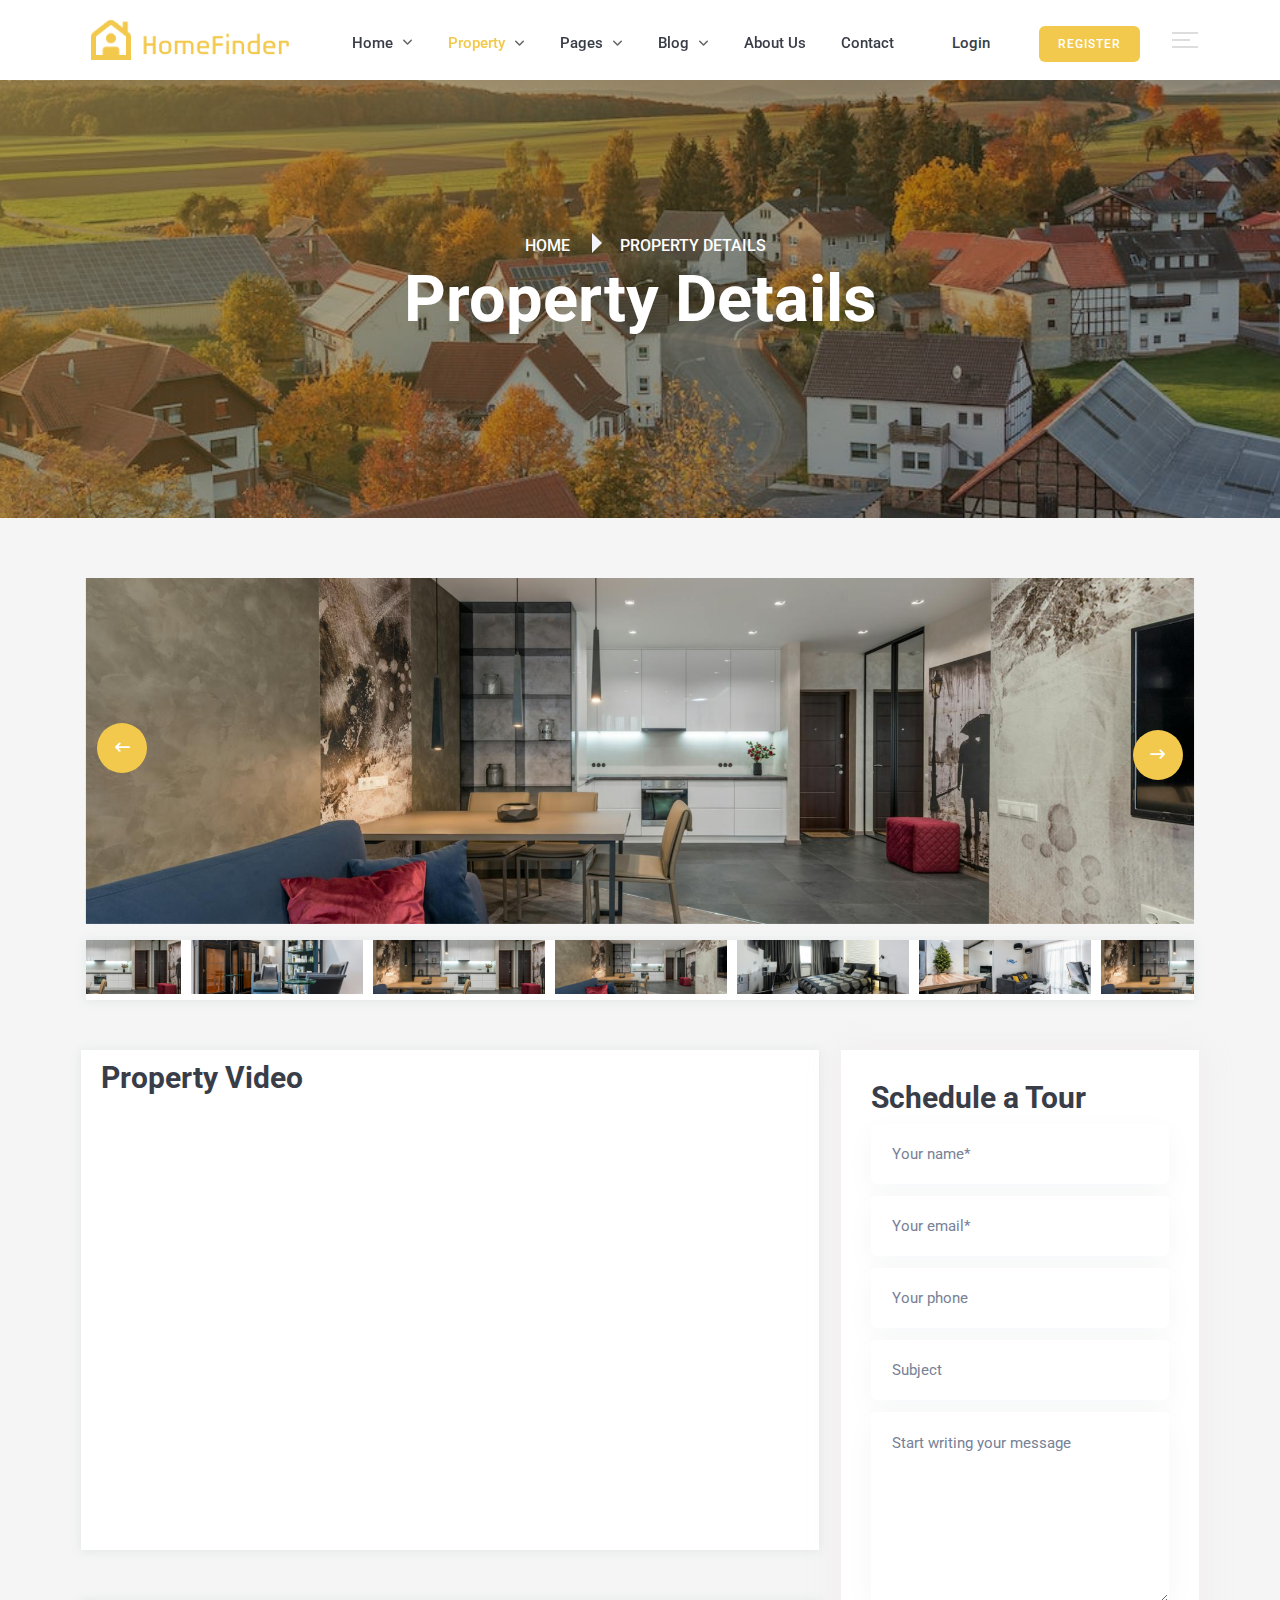
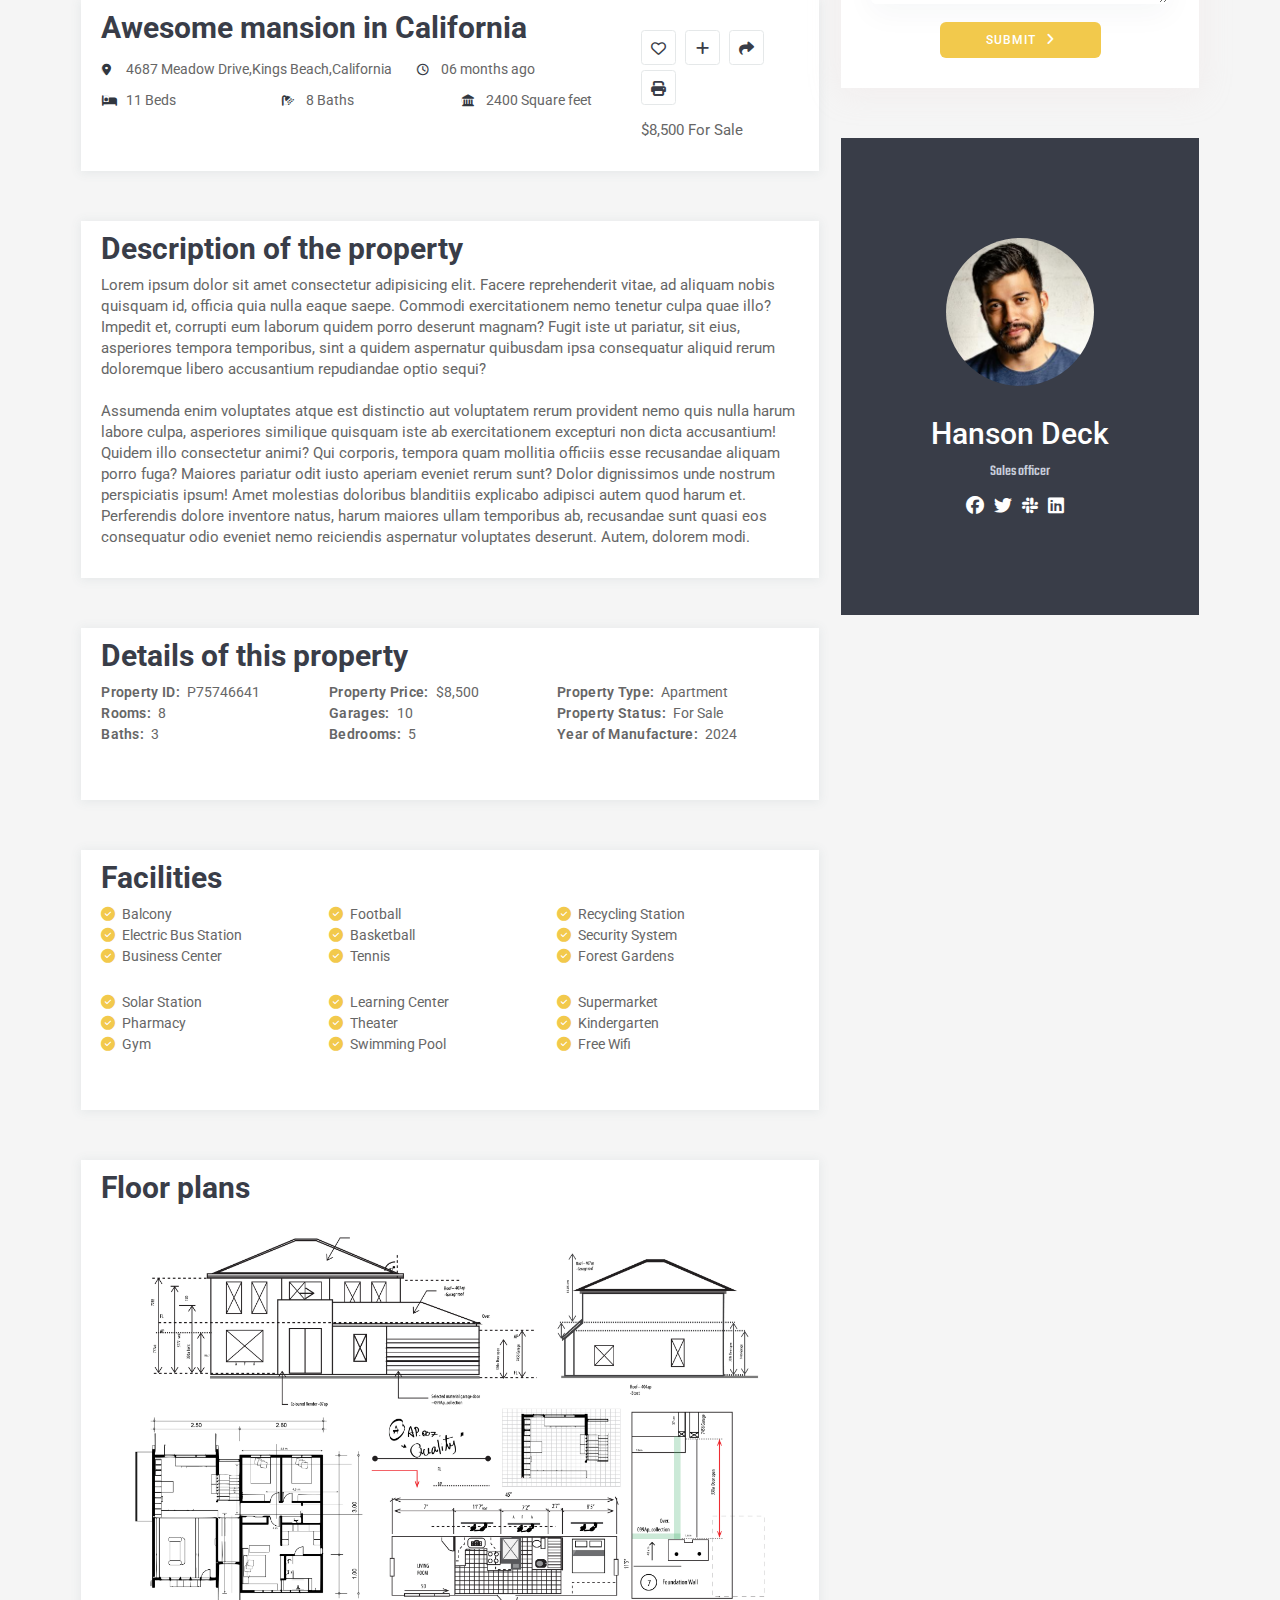
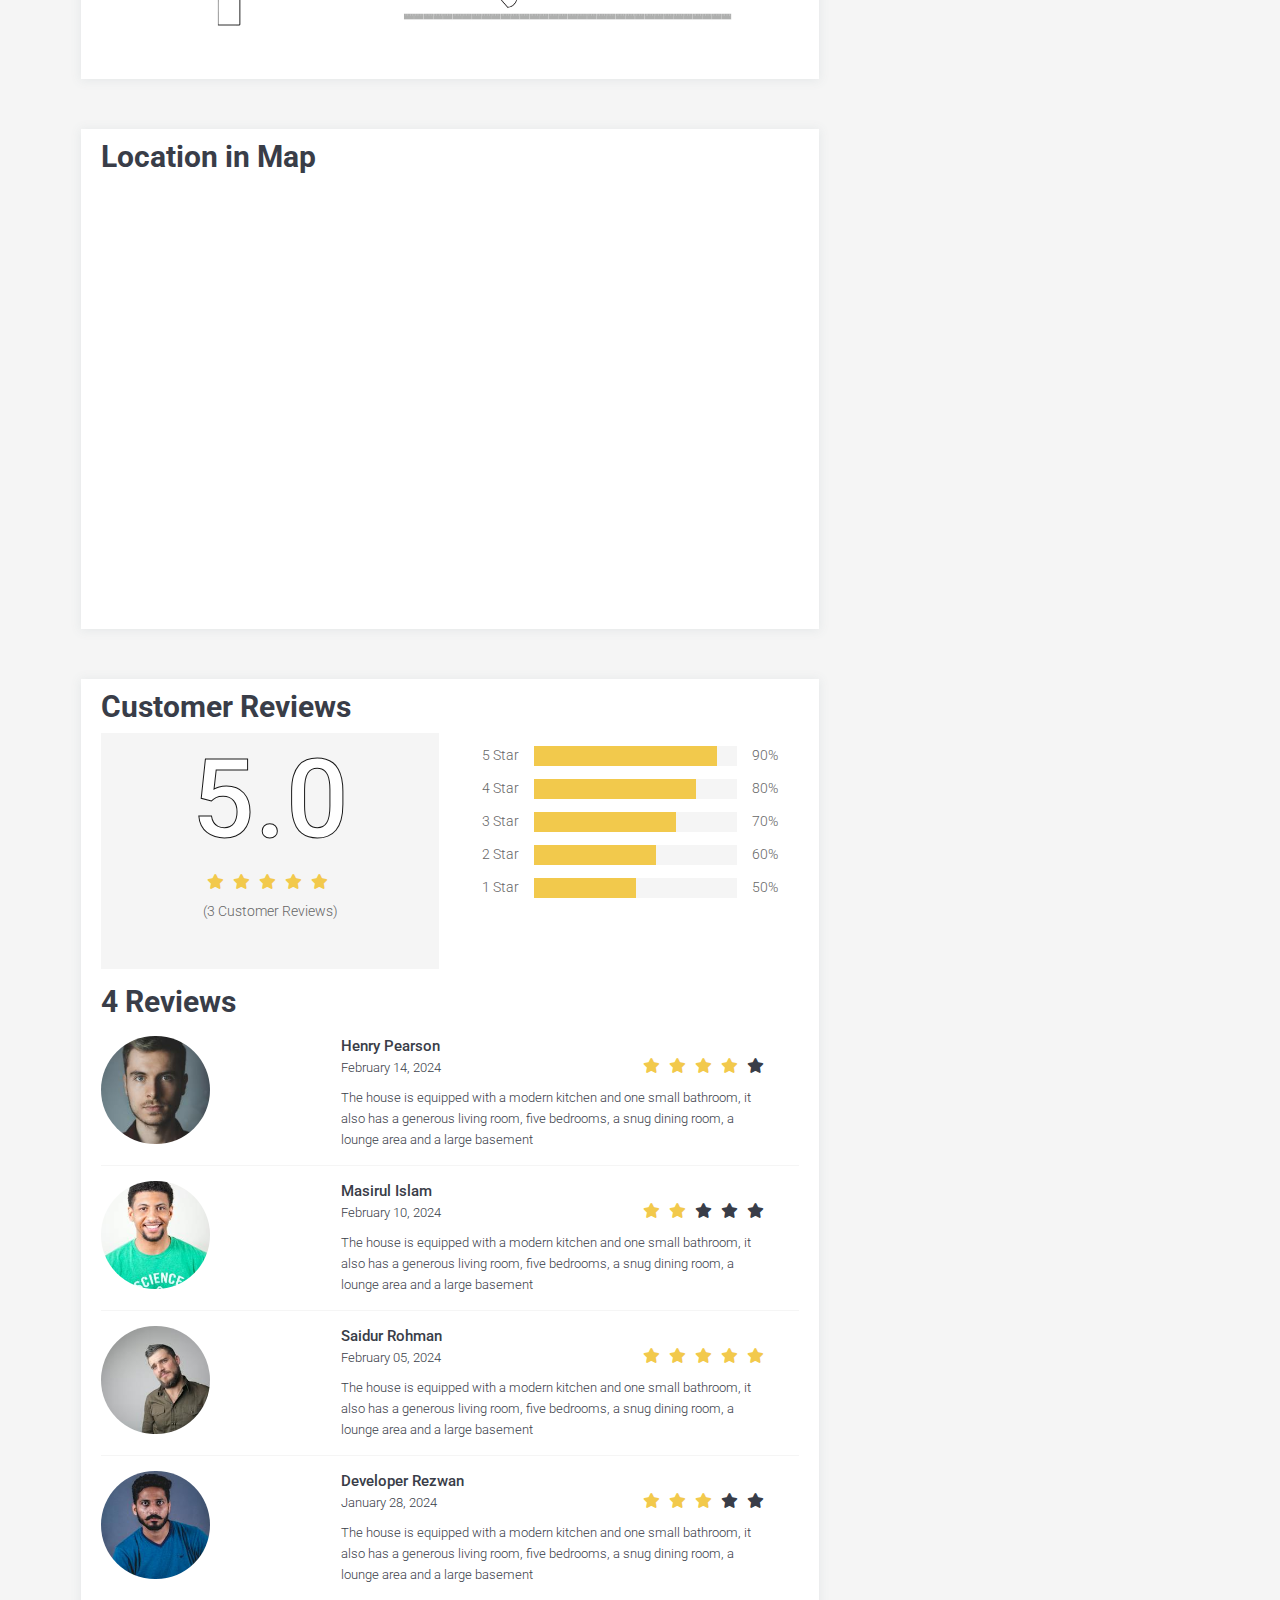
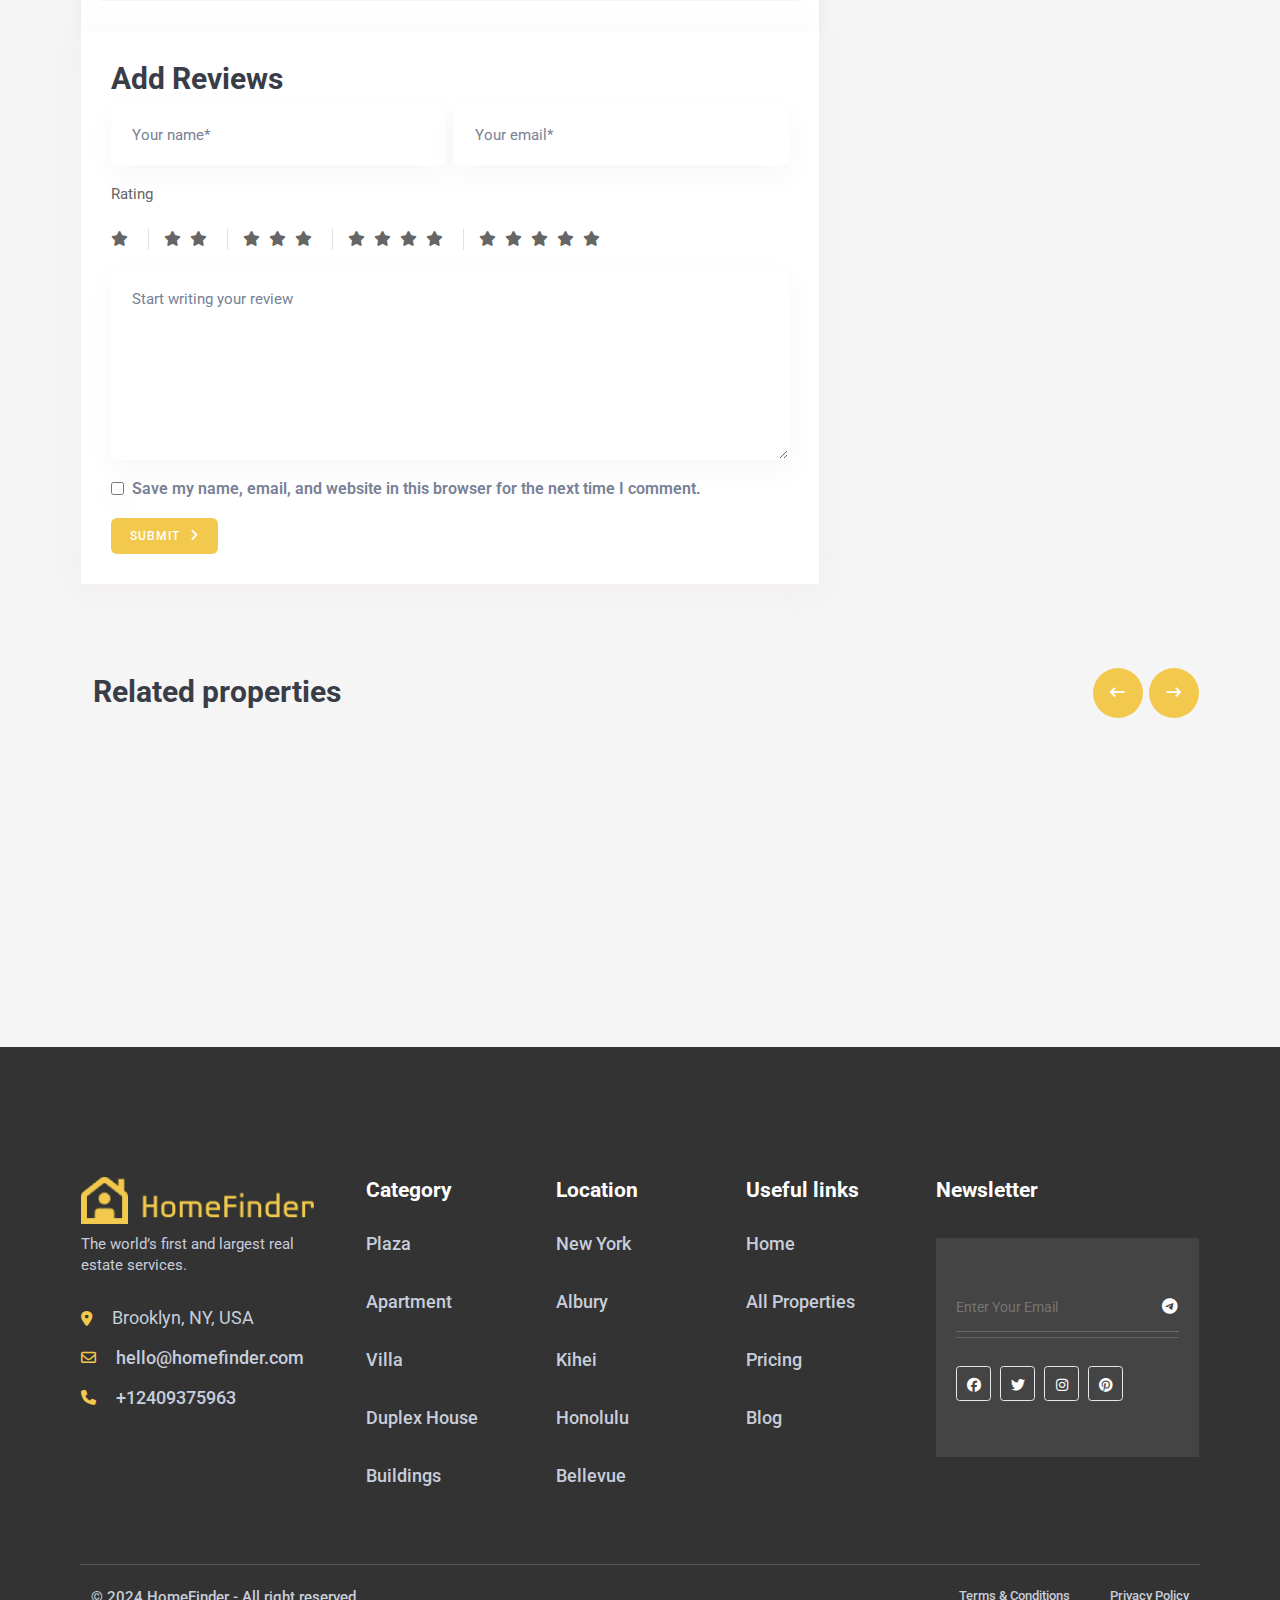
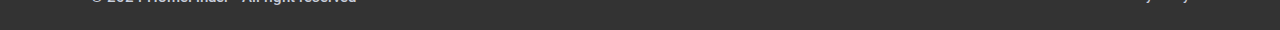
<file: property-details.html>
<!DOCTYPE html>
<html dir="ltr" lang="en">
 
<head>
  <meta name="viewport" content="width=device-width,initial-scale=1.0">
  <meta charset="utf-8">
  <meta name="description" content="HomeFinder">
  <meta name="keywords"
    content="real estate,real estate license,commercial real estate,compass real estate,real estate school,allegheny county real estate,real estate attorney,real estate agencies,australia real estate,agency real estate,real estate crowdfunding,digital real estate,real estate for sale,real estate finance,florida real estate">
  <meta name="author" content="TBS">

  <title>HomeFinder - Real Estate & Property HTML5 Template</title>

  <!-- FAVICON -->
  <link rel="icon" type="image/png" href="images/logo/favicon.png">
  <!-- GOOGLE FONTS -->
  <link rel="preconnect" href="https://fonts.googleapis.com/">
  <link rel="preconnect" href="https://fonts.gstatic.com/" crossorigin>
  <link rel="stylesheet"
    href="https://fonts.googleapis.com/css2?family=Roboto:wght@400;500;700&amp;family=Teko:wght@400;500;600;700&amp;display=swap">
  <!-- AOS CSS -->
  <link rel="stylesheet" href="css/aos.min.css">
  <!-- SELECT 2 CSS -->
  <link rel="stylesheet" href="css/select2.min.css">
  <!-- MAGNIFIC POPUP CSS -->
  <link rel="stylesheet" href="css/magnific-popup.css">
  <!-- FONTAWESOME CSS -->
  <link rel="stylesheet" href="css/all.min.css">
  <link rel="stylesheet" href="css/fontawesome.min.css">
  <!-- SLICK CSS -->
  <link rel="stylesheet" href="css/slick.css">
  <!-- BOOTSTRAP CSS -->
  <link rel="stylesheet" href="css/bootstrap.min.css">
  <!-- MAIN CSS -->
  <link rel="stylesheet" href="css/style.css">
</head>

<body>

    <!--=============================
    START HEADER SECTION
    ==============================-->
    <header>
      <nav class="navbar navbar-expand-lg main_menu">
          <div class="container container_large">
              <a class="navbar-brand" href="index.html">
                  <img src="images/logo/logo.png" alt="HomeFinder" class="img-fluid">
              </a> 
              <button class="navbar-toggle" type="button" id="navbarToggleBtn" data-bs-toggle="collapse" data-bs-target="#navbarNav"
                      aria-controls="navbarNav" aria-expanded="false" aria-label="Toggle navigation">
                  <i class="fas fa-bars bar_icon"></i> 
                  <i class="fa-solid fa-xmark close_icon"></i>
              </button>

              <div class="collapse navbar-collapse" id="navbarNav">
                  <ul class="navbar-nav  m-auto">
                      <li class="nav-item">
                          <a class="nav-link" href="#">Home <i class="fa-solid fa-angle-down fa-sm"></i> </a>
                          <ul class="dropdown_menu">
                              <li><a href="index.html">home style one</a></li>
                              <li><a href="index-2.html">home style two</a></li>
                          </ul>
                      </li>
                      <li class="nav-item">
                          <a class="nav-link active" href="#">Property <i class="fa-solid fa-angle-down"></i> </a>
                          <ul class="dropdown_menu">
                              <li><a href="properties.html">Properties</a></li>
                              <li><a href="property-grid-view.html">Property grid view</a></li>
                              <li><a href="property-list-view.html">Property list view</a></li>
                              <li><a href="property-left-sidebar.html">Property left sidebar</a></li>
                              <li><a href="property-right-sidebar.html">Property right sidebar</a></li>
                              <li><a class="active" href="property-details.html">Property details</a></li>
                          </ul>
                      </li>
                      <li class="nav-item">
                          <a class="nav-link" href="#">pages <i class="fa-solid fa-angle-down"></i> </a>
                          <ul class="dropdown_menu">
                              <li><a href="blog.html">Blog</a></li>
                              <li><a href="blog-details.html">Blog details</a></li>
                              <li><a href="pricing.html">Pricing plan</a></li>
                              <li><a href="faq.html">FAQ's</a></li>
                              <li><a href="team-member.html">Team</a></li>
                          </ul>
                      </li>
                      <li class="nav-item">
                          <a class="nav-link" href="#">Blog <i class="fa-solid fa-angle-down"></i> </a>
                          <ul class="dropdown_menu">
                              <li><a href="blog.html">blog</a></li>
                              <li><a href="blog-details.html">blog details</a></li>
                          </ul>
                      </li>
                      <li class="nav-item">
                          <a class="nav-link" href="about.html">About us</a>
                      </li>
                      <li class="nav-item">
                          <a class="nav-link" href="contact.html">contact</a>
                      </li>
                  </ul>
                  <ul class="menu_right d-flex align-items-center">
                      <li class="menu_btn">
                          <a href="#">Login</a>
                      </li>
                      <li class="menu_btn">
                          <a class="theme-btn" href="#">Register</a>
                      </li>
                      <li>
                          <div class="toggle_bar" data-bs-toggle="offcanvas" data-bs-target="#offcanvasRight"
                              aria-controls="offcanvasRight">
                              <span class="toggle_bar_1"></span>
                              <span class="toggle_bar_2"></span>
                              <span class="toggle_bar_1"></span>
                          </div>
                      </li>
                  </ul>
              </div>
          </div>
      </nav>

      <div class="menu_offcanvas offcanvas offcanvas-end" tabindex="-1" id="offcanvasRight">
          <button type="button" class="btn-close" data-bs-dismiss="offcanvas" aria-label="Close"><i
                  class="fa-solid fa-xmark"></i></button>
          <div class="offcanvas-body">
              <a class="offcanvas_logo" href="index.html">
                  <img src="images/logo/logo.png" alt="HomeFinder" class="img-fluid">
              </a>
              <p class="offcanvas_description">Real Estate is a well-established and reputable real estate company
                  that specializes in buying, selling, and leasing residential and commercial properties. With a
                  dedicated team of experienced real estate professionals, the company is committed to providing
                  excellent service to clients looking to navigate the dynamic real estate market.</p>
              <!-- offcanvas blog of top properties -->
              <div class="offcanvas_blog">
                  <h3>Top Properties</h3>
                  <ul>
                      <li>
                          <div class="img">
                              <img src="images/blog/recent-img-1.jpg" alt="blog" class="img-fluid w-100">
                          </div>
                          <div class="text">
                              <p><i class="fa-regular fa-calendar"></i> 14 November 2023</p>
                              <a class="title" href="blog-details.html">Mindblowing Home at Indiana</a>
                          </div>
                      </li>
                      <li>
                          <div class="img">
                              <img src="images/blog/recent-img-2.jpg" alt="blog" class="img-fluid w-100">
                          </div>
                          <div class="text">
                              <p><i class="fa-regular fa-calendar"></i> 15 January 2024</p>
                              <a class="title" href="blog-details.html">Awesome Plaza in Alabama</a>
                          </div>
                      </li>
                      <li>
                          <div class="img">
                              <img src="images/blog/recent-img-3.jpg" alt="blog" class="img-fluid w-100">
                          </div>
                          <div class="text">
                              <p><i class="fa-regular fa-calendar"></i> 25 February 2024</p>
                              <a class="title" href="blog-details.html">House In Los Washington</a>
                          </div>
                      </li>
                      <li>
                          <div class="img">
                              <img src="images/blog/recent-img.jpg" alt="blog" class="img-fluid w-100">
                          </div>
                          <div class="text">
                              <p><i class="fa-regular fa-calendar"></i> 29 February 2024</p>
                              <a class="title" href="blog-details.html">Luxury Apartment in NEw York</a>
                          </div>
                      </li>
                  </ul>
              </div>
              <!-- offcanvas contact -->
              <div class="offcanvas_contact">
                  <h4>Connected with us</h4>
                  <a class="call" href="callto:40276328246">+12409375963</a>
                  <a class="address" href="https://maps.app.goo.gl/tMcjy5Rk6jycxEEu6">Brooklyn, NY, USA</a>
                  <a class="mail" href="mailto:homefinder@gmail.com">homefinder@gmail.com</a>
                  <ul class="d-flex flex-wrap">
                      <li><a class="facebook" href="#"><i class="fab fa-facebook-f"></i></a></li>
                      <li><a class="twitter" href="#"><i class="fab fa-twitter"></i></a></li>
                      <li><a class="linkedin" href="#"><i class="fab fa-linkedin-in"></i></a></li>
                      <li><a class="youtube" href="#"><i class="fab fa-youtube"></i></a></li>
                  </ul>
              </div>
          </div>
      </div>
  </header>
  <!--=============================
  END HEADER SECTION   
  ==============================-->


  <!-- =================
    PAGE HEADER SECTION START
    =================== -->
  <div class="page-breadcrumb-area page-bg" style="background-image: url('images/section-bg/breadcumb-bg.png')">
    <div class="page-overlay"></div>
    <div class="container">
      <div class="row">
        <div class="col-md-12">
          <div class="breadcrumb-wrapper">
            <div class="breadcrumb-list">
              <ul>
                <li><a href="index.html">Home</a></li>
                <li class="active">
                  <a href="#">Property details</a>
                </li>
              </ul>
            </div>
            <div class="page-heading">
              <h3 class="page-title">Property details</h3>
            </div>
          </div>
        </div>
      </div>
    </div>
  </div>
  <!-- =================
    END PAGE HEADER SECTION
    =================== -->

  <!-- =================
    START PROPERTY DETAILS SECTION
    =================== -->
  <div class="property-details">
    <!-- slideshow image gallery -->
    <div class="image-slideshow-section">
      <div class="container">
        <div class="row">
          <div class="col-12">
            <div class="active-image">
              <div class="slider_items"><img src="images/property-details/property-details1.jpg" alt="Slide 1"></div>
              <div class="slider_items"><img src="images/property-details/property-details2.jpg" alt="Slide 2"></div>
              <div class="slider_items"><img src="images/property-details/property-details3.jpg" alt="Slide 3"></div>
              <div class="slider_items"><img src="images/property-details/property-details4.jpg" alt="Slide 4"></div>
              <div class="slider_items"><img src="images/property-details/property-details5.jpg" alt="Slide 5"></div>
              <div class="slider_items"><img src="images/property-details/property-details6.jpg" alt="Slide 6"></div>
            </div>

            <div class="image-slideshow-wrapper">
              <div class="image-slideshow-slider-nav">
                <div class="slider_items"><img src="images/property-details/property-details1.jpg" alt="Slide 1">
                </div>
                <div class="slider_items"><img src="images/property-details/property-details2.jpg" alt="Slide 2">
                </div>
                <div class="slider_items"><img src="images/property-details/property-details3.jpg" alt="Slide 3">
                </div>
                <div class="slider_items"><img src="images/property-details/property-details4.jpg" alt="Slide 4">
                </div>
                <div class="slider_items"><img src="images/property-details/property-details5.jpg" alt="Slide 5">
                </div>
                <div class="slider_items"><img src="images/property-details/property-details6.jpg" alt="Slide 6">
                </div>
              </div>
            </div>
          </div>
        </div>
      </div>
    </div>
    <!-- end slideshow image gallery -->
    <div class="container">
      <div class="row">
        <div class="col-12 col-md-8 col-lg-8">
          <!-- Property video area -->
          <div class="property-video-area">
            <div class="property-video-box">
              <h3>Property Video</h3>
              <div class="property-video-info-box">
                <!-- video source(s) -->
                <iframe class="property-video" src="https://www.youtube.com/embed/7EHnQ0VM4KY?autoplay=1&amp;mute=1"
                  title="YouTube video player"  style="border: 0;"
                  allow="accelerometer; autoplay; clipboard-write; encrypted-media; gyroscope; picture-in-picture; web-share"
                  allowfullscreen></iframe>
              </div>
            </div>
          </div>

          <!--Property heading area  -->
          <div class="property-heading-area">
            <div class="heading">
              <div class="heading-content-details">
                <div class="heading-content-icon">
                  <div class="row">
                    <div class="col-12 col-lg-8 col-xl-9">
                      <div class="heading-content">
                        <h3>Awesome mansion in California</h3>
                        <div class="details">
                          <div class="row">
                            <div class="col-12 col-lg-7 col-xl-7">
                              <div class="icon-content">
                                <div class="icon"><i class="fa-solid fa-location-dot"></i></div>
                                <div class="content">4687 Meadow Drive,Kings Beach,California</div>
                              </div>
                            </div>
                            <div class="col-12 col-lg-5 col-xl-5">
                              <div class="icon-content">
                                <div class="icon"><i class="fa-regular fa-clock"></i></div>
                                <div class="content">06 months ago</div>
                              </div>
                            </div>
                          </div>
                        </div>
                        <div class="details">
                          <div class="row">
                            <div class="col-12 col-lg-4 col-xl-4">
                              <div class="icon-content">
                                <div class="icon"><i class="fa-solid fa-bed"></i></div>
                                <div class="content">11 Beds</div>
                              </div>
                            </div>
                            <div class="col-12 col-lg-4 col-xl-4">
                              <div class="icon-content">
                                <div class="icon"><i class="fa-solid fa-shower"></i></div>
                                <div class="content">8 Baths</div>
                              </div>
                            </div>
                            <div class="col-12 col-lg-4 col-xl-4">
                              <div class="icon-content">
                                <div class="icon"><i class="fa-solid fa-landmark"></i></div>
                                <div class="content">2400 Square feet</div>
                              </div>
                            </div>
                          </div>
                        </div>
                      </div>
                    </div>
                    <div class="col-12 col-lg-4 col-xl-3">
                      <div class="heading-icon">
                        <div class="icon-box-wrapper style-one">
                          <div class="icon-box">
                            <div class="icons">
                              <a href="#"><i class="fa-regular fa-heart"></i></a>
                              <a href="#"><i class="fa-solid fa-plus"></i></a>
                              <a href="#"><i class="fa-solid fa-share"></i></a>
                              <a href="#"><i class="fa-solid fa-print"></i></a>
                            </div>
                          </div>
                        </div>
                      </div>

                      <div class="value">
                        $8,500
                        <span>For Sale</span>
                      </div>
                    </div>
                  </div>
                </div>
              </div>
            </div>
          </div>

          <!-- Property description area -->
          <div class="property-description-area">
            <div class="property-description">

              <h3> Description of the property </h3>
              <div class="description">
                Lorem ipsum dolor sit amet consectetur adipisicing elit. Facere reprehenderit vitae, ad aliquam nobis
                quisquam id, officia quia nulla eaque saepe. Commodi exercitationem nemo tenetur culpa quae illo?
                Impedit et, corrupti eum laborum quidem porro deserunt magnam? Fugit iste ut pariatur, sit eius,
                asperiores tempora temporibus, sint a quidem aspernatur quibusdam ipsa consequatur aliquid rerum
                doloremque libero accusantium repudiandae optio sequi? <br> <br>

                Assumenda enim voluptates atque est distinctio aut voluptatem rerum provident nemo quis nulla harum
                labore culpa, asperiores similique quisquam iste ab exercitationem excepturi non dicta accusantium!
                Quidem illo consectetur animi? Qui corporis, tempora quam mollitia officiis esse recusandae aliquam
                porro fuga? Maiores pariatur odit iusto aperiam eveniet rerum sunt? Dolor dignissimos unde nostrum
                perspiciatis ipsum! Amet molestias doloribus blanditiis explicabo adipisci autem quod harum et.
                Perferendis dolore inventore natus, harum maiores ullam temporibus ab, recusandae sunt quasi eos
                consequatur odio eveniet nemo reiciendis aspernatur voluptates deserunt. Autem, dolorem modi.
              </div>
            </div>
          </div>

          <!-- Property details area -->
          <div class="property-details-area">
            <div class="property-details-box">
              <h3>Details of this property</h3>
              <div class="row property-details-info-box">
                <!-- column one -->
                <div class="col-12 col-md-6 col-lg-4 property-info">
                  <div class="info-details">
                    <div class="info">Property ID:</div>
                    <div class="details">P75746641</div>
                  </div>
                  <div class="info-details">
                    <div class="info">Rooms:</div>
                    <div class="details">8</div>
                  </div>
                  <div class="info-details">
                    <div class="info">Baths:</div>
                    <div class="details">3</div>
                  </div>
                </div>
                <!-- column two -->
                <div class="col-12 col-md-6  col-lg-4 property-info">
                  <div class="info-details">
                    <div class="info">Property Price: </div>
                    <div class="details">$8,500</div>
                  </div>
                  <div class="info-details">
                    <div class="info">Garages: </div>
                    <div class="details">10</div>
                  </div>
                  <div class="info-details">
                    <div class="info">Bedrooms: </div>
                    <div class="details">5</div>
                  </div>
                </div>
                <!-- column three -->
                <div class="col-12 col-md-6  col-lg-4 property-info">
                  <div class="info-details">
                    <div class="info">Property Type:</div>
                    <div class="details">Apartment</div>
                  </div>
                  <div class="info-details">
                    <div class="info">Property Status:</div>
                    <div class="details">For Sale</div>
                  </div>
                  <div class="info-details">
                    <div class="info">Year of Manufacture:</div>
                    <div class="details">2024</div>
                  </div>
                </div>
              </div>
            </div>
          </div>

          <!-- Facilities area -->
          <div class="facilities-area">
            <div class="facility-box">
              <h3>Facilities</h3>
              <div class="row facility-info-box">
                <!-- column one -->
                <div class="col-6 col-lg-4 facility-info">
                  <div class="icon-details">
                    <div class="icon"><i class="fa-solid fa-circle-check"></i></div>
                    <div class="details">Balcony</div>
                  </div>
                  <div class="icon-details">
                    <div class="icon"><i class="fa-solid fa-circle-check"></i></div>
                    <div class="details">Electric Bus Station</div>
                  </div>
                  <div class="icon-details">
                    <div class="icon"><i class="fa-solid fa-circle-check"></i></div>
                    <div class="details">Business Center</div>
                  </div>
                </div>
                <!-- column two -->
                <div class="col-6 col-lg-4 facility-info">
                  <div class="icon-details">
                    <div class="icon"><i class="fa-solid fa-circle-check"></i></div>
                    <div class="details">Football</div>
                  </div>
                  <div class="icon-details">
                    <div class="icon"><i class="fa-solid fa-circle-check"></i></div>
                    <div class="details">Basketball</div>
                  </div>
                  <div class="icon-details">
                    <div class="icon"><i class="fa-solid fa-circle-check"></i></div>
                    <div class="details">Tennis</div>
                  </div>
                </div>
                <!-- column three -->
                <div class="col-6 col-lg-4 facility-info">
                  <div class="icon-details">
                    <div class="icon"><i class="fa-solid fa-circle-check"></i></div>
                    <div class="details">
                      Recycling Station</div>
                  </div>
                  <div class="icon-details">
                    <div class="icon"><i class="fa-solid fa-circle-check"></i></div>
                    <div class="details">Security System</div>
                  </div>
                  <div class="icon-details">
                    <div class="icon"><i class="fa-solid fa-circle-check"></i></div>
                    <div class="details">Forest Gardens</div>
                  </div>
                </div>
                <!-- column four -->
                <div class="col-6 col-lg-4 facility-info">
                  <div class="icon-details">
                    <div class="icon"><i class="fa-solid fa-circle-check"></i></div>
                    <div class="details">Solar Station</div>
                  </div>
                  <div class="icon-details">
                    <div class="icon"><i class="fa-solid fa-circle-check"></i></div>
                    <div class="details">Pharmacy</div>
                  </div>
                  <div class="icon-details">
                    <div class="icon"><i class="fa-solid fa-circle-check"></i></div>
                    <div class="details">Gym</div>
                  </div>
                </div>
                <!-- column five -->
                <div class="col-6 col-lg-4 facility-info">
                  <div class="icon-details">
                    <div class="icon"><i class="fa-solid fa-circle-check"></i></div>
                    <div class="details">Learning Center</div>
                  </div>
                  <div class="icon-details">
                    <div class="icon"><i class="fa-solid fa-circle-check"></i></div>
                    <div class="details">Theater</div>
                  </div>
                  <div class="icon-details">
                    <div class="icon"><i class="fa-solid fa-circle-check"></i></div>
                    <div class="details">Swimming Pool</div>
                  </div>
                </div>
                <!-- column six -->
                <div class="col-6 col-sm-4   col-md-4 col-lg-4 facility-info">
                  <div class="icon-details">
                    <div class="icon"><i class="fa-solid fa-circle-check"></i></div>
                    <div class="details">Supermarket</div>
                  </div>
                  <div class="icon-details">
                    <div class="icon"><i class="fa-solid fa-circle-check"></i></div>
                    <div class="details">Kindergarten</div>
                  </div>
                  <div class="icon-details">
                    <div class="icon"><i class="fa-solid fa-circle-check"></i></div>
                    <div class="details">Free Wifi</div>
                  </div>
                </div>
              </div>
            </div>
          </div>

          <!-- Floor plan area-->
          <div class="floor-plan-area">
            <div class="floor-plan-box">
              <h3>Floor plans</h3>
              <div class="floor-plan-info-box">
                <img class="floor" src="images/property-details/floor-plan.jpg" alt="floor plan image">
              </div>
            </div>
          </div>

          <!-- Map area -->
          <div class="map-area">
            <div class="map-box">
              <h3>Location in Map </h3>
              <div class="map-info-box">
                <iframe class="map"
                  src="https://www.google.com/maps/embed?pb=!1m18!1m12!1m3!1d24717.755201133616!2d-120.04737869954565!3d39.249240969625625!2m3!1f0!2f0!3f0!3m2!1i1024!2i768!4f13.1!3m3!1m2!1s0x809964c93bcd3b1f%3A0x54f6e67098e555b7!2sKings%20Beach%2C%20CA%2C%20USA!5e0!3m2!1sen!2sbd!4v1705913094276!5m2!1sen!2sbd"
                  style="border:0;" allowfullscreen="" loading="lazy"
                  referrerpolicy="no-referrer-when-downgrade"></iframe>
              </div>
            </div>
          </div>

          <!-- Customer reviews area -->
          <div class="customer-reviews-area">
            <div class="summary-and-customer-reviews">
              <h3>Customer Reviews</h3>
              <!-- Review summary -->
              <div class="review-summary">
                <div class="rating-area">
                  <div class="row">
                    <div class="col-12 col-lg-6">
                      <div class="star">
                        <h2> 5.0 </h2>
                        <div class="icon-box-wrapper style-two">
                          <div class="icon-box text-center">
                            <div class="icons mt-5 mb-2">
                              <i class="fa-solid fa-star"></i>
                              <i class="fa-solid fa-star"></i>
                              <i class="fa-solid fa-star"></i>
                              <i class="fa-solid fa-star"></i>
                              <i class="fa-solid fa-star"></i>
                            </div>
                          </div>
                        </div>
                        <h6> (3 Customer Reviews) </h6>
                      </div>
                    </div>
                    <div class="col-12 col-lg-6">
                      <div class="rating style-one">
                        <!-- row 1 -->
                        <div class="rating-process five-star">
                          <h6>5 Star</h6>
                          <div class="percent-fill-area">
                            <div class="percent-bg">
                              <div class="percent-value">

                              </div>
                            </div>
                          </div>
                          <h6>90%</h6>
                        </div>
                        <!-- row 2 -->
                        <div class="rating-process four-star">
                          <h6>4 Star</h6>
                          <div class="percent-fill-area">
                            <div class="percent-bg">
                              <div class="percent-value">

                              </div>
                            </div>
                          </div>
                          <h6>80%</h6>
                        </div>
                        <!-- row 3 -->
                        <div class="rating-process  three-star">
                          <h6>3 Star</h6>
                          <div class="percent-fill-area">
                            <div class="percent-bg">
                              <div class="percent-value">

                              </div>
                            </div>
                          </div>
                          <h6>70%</h6>
                        </div>
                        <!-- row 4 -->
                        <div class="rating-process two-star">
                          <h6>2 Star</h6>
                          <div class="percent-fill-area">
                            <div class="percent-bg">
                              <div class="percent-value">

                              </div>
                            </div>
                          </div>
                          <h6>60%</h6>
                        </div>
                        <!-- row 5 -->
                        <div class="rating-process one-star">
                          <h6>1 Star</h6>
                          <div class="percent-fill-area">
                            <div class="percent-bg">
                              <div class="percent-value">

                              </div>
                            </div>
                          </div>
                          <h6>50%</h6>
                        </div>
                      </div>
                    </div>
                  </div>
                </div>
              </div>
              <!-- Customer Reviews -->
              <div class="customer-reviews mt-3">
                <h3>4 Reviews</h3>
                <!-- Recent review box one -->
                <div class="recent-reviews">
                  <a href="#">
                    <div class="review-box-wrapper style-one">
                      <div class="row">
                        <div class="col-4">
                          <div class="image">
                            <img src="images/blog-detail/profile-1.jpg" class="img-fluid  rounded-circle w-50"
                              alt="recent-img">
                          </div>
                        </div>
                        <div class="col-8">
                          <div class="review-box">
                            <div class="reviewer">
                              <div class="reviewer-content">
                                <div class="name">Henry Pearson</div>
                                <div class="review-date">February 14, 2024</div>
                              </div>
                              <div class="reviewers-star">
                                <div class="icon-box-wrapper style-two">
                                  <div class="icon-box">
                                    <div class="icons">
                                      <i class="fa-solid fa-star active-start"></i>
                                      <i class="fa-solid fa-star active-start"></i>
                                      <i class="fa-solid fa-star active-start"></i>
                                      <i class="fa-solid fa-star active-start"></i>
                                      <i class="fa-solid fa-star deactive-start"></i>
                                    </div>
                                  </div>
                                </div>
                              </div>
                            </div>
                            <div class="review-content">
                              <div class="review">The house is equipped with a modern kitchen and one small bathroom, it
                                also has a generous living room, five bedrooms, a snug dining room, a lounge area and a
                                large basement</div>
                            </div>
                          </div>
                        </div>
                      </div>
                    </div>
                  </a>
                </div>
                <!-- Recent review box two -->
                <div class="recent-reviews">
                  <a href="#">
                    <div class="review-box-wrapper style-one">
                      <div class="row">
                        <div class="col-4">
                          <div class="image">
                            <img src="images/blog-detail/profile-2.jpg" class="img-fluid  rounded-circle w-50"
                              alt="recent-img">
                          </div>
                        </div>
                        <div class="col-8">
                          <div class="review-box">
                            <div class="reviewer">
                              <div class="reviewer-content">
                                <div class="name">Masirul Islam</div>
                                <div class="review-date">February 10, 2024</div>
                              </div>
                              <div class="reviewers-star">
                                <div class="icon-box-wrapper style-two">
                                  <div class="icon-box">
                                    <div class="icons">
                                      <i class="fa-solid fa-star active-start"></i>
                                      <i class="fa-solid fa-star active-start"></i>
                                      <i class="fa-solid fa-star deactive-start"></i>
                                      <i class="fa-solid fa-star deactive-start"></i>
                                      <i class="fa-solid fa-star deactive-start"></i>
                                    </div>
                                  </div>
                                </div>
                              </div>
                            </div>
                            <div class="review-content">
                              <div class="review">The house is equipped with a modern kitchen and one small bathroom, it
                                also has a generous living room, five bedrooms, a snug dining room, a lounge area and a
                                large basement</div>
                            </div>
                          </div>
                        </div>
                      </div>
                    </div>
                  </a>
                </div>
                <!-- Recent review box three -->
                <div class="recent-reviews">
                  <a href="#">
                    <div class="review-box-wrapper style-one">
                      <div class="row">
                        <div class="col-4">
                          <div class="image">
                            <img src="images/blog-detail/profile-3.jpg" class="img-fluid  rounded-circle w-50"
                              alt="recent-img">
                          </div>
                        </div>
                        <div class="col-8">
                          <div class="review-box">
                            <div class="reviewer">
                              <div class="reviewer-content">
                                <div class="name">Saidur Rohman</div>
                                <div class="review-date">February 05, 2024</div>
                              </div>
                              <div class="reviewers-star">
                                <div class="icon-box-wrapper style-two">
                                  <div class="icon-box">
                                    <div class="icons">
                                      <i class="fa-solid fa-star active-start"></i>
                                      <i class="fa-solid fa-star active-start"></i>
                                      <i class="fa-solid fa-star active-start"></i>
                                      <i class="fa-solid fa-star active-start"></i>
                                      <i class="fa-solid fa-star active-start"></i>
                                    </div>
                                  </div>
                                </div>
                              </div>
                            </div>
                            <div class="review-content">
                              <div class="review">The house is equipped with a modern kitchen and one small bathroom, it
                                also has a generous living room, five bedrooms, a snug dining room, a lounge area and a
                                large basement</div>
                            </div>
                          </div>
                        </div>
                      </div>
                    </div>
                  </a>
                </div>
                <!-- Recent review box four -->
                <div class="recent-reviews">
                  <a href="#">
                    <div class="review-box-wrapper style-one">
                      <div class="row">
                        <div class="col-4">
                          <div class="image">
                            <img src="images/blog-detail/profile-4.jpg" class="img-fluid  rounded-circle w-50"
                              alt="recent-img">
                          </div>
                        </div>
                        <div class="col-8">
                          <div class="review-box">
                            <div class="reviewer">
                              <div class="reviewer-content">
                                <div class="name">Developer Rezwan</div>
                                <div class="review-date">January 28, 2024</div>
                              </div>
                              <div class="reviewers-star">
                                <div class="icon-box-wrapper style-two">
                                  <div class="icon-box">
                                    <div class="icons">
                                      <i class="fa-solid fa-star active-start"></i>
                                      <i class="fa-solid fa-star active-start"></i>
                                      <i class="fa-solid fa-star active-start"></i>
                                      <i class="fa-solid fa-star deactive-start"></i>
                                      <i class="fa-solid fa-star deactive-start"></i>
                                    </div>
                                  </div>
                                </div>
                              </div>
                            </div>
                            <div class="review-content">
                              <div class="review">The house is equipped with a modern kitchen and one small bathroom, it
                                also has a generous living room, five bedrooms, a snug dining room, a lounge area and a
                                large basement</div>
                            </div>
                          </div>
                        </div>
                      </div>
                    </div>
                  </a>
                </div>
              </div>

            </div>
          </div>
          <!-- Submit form Start -->
          <div class="row justify-content-center">
            <div class="col-lg-12">
              <!-- Comment Form Start -->
              <div class="comment-respond mb-5">
                <h3 class="text-left">Add Reviews</h3>
                <form action="#" method="post" class="comment-form">
                  <div class="row gx-2">
                    <div class="col-xl-6">
                      <div class="contacts-name">
                        <input name="author" type="text" placeholder="Your name*">
                      </div>
                    </div>
                    <div class="col-xl-6">
                      <div class="contacts-email">
                        <input name="email" type="text" placeholder="Your email*">
                      </div>
                    </div>
                    <div class="col-xl-12">
                      <div class="rating my-2">
                        <div class="icon-box-wrapper style-two">
                          <p>Rating</p>
                          <div class="icon-box mt-1">
                            <a href="#">
                              <div class="icons border-end pe-3 me-3">
                                <i class="fa-solid fa-star"></i>
                              </div>
                            </a>
                            <a href="#">
                              <div class="icons border-end pe-3 me-3">
                                <i class="fa-solid fa-star"></i>
                                <i class="fa-solid fa-star"></i>
                              </div>
                            </a>
                            <a href="#">
                              <div class="icons border-end pe-3 me-3">
                                <i class="fa-solid fa-star"></i>
                                <i class="fa-solid fa-star"></i>
                                <i class="fa-solid fa-star"></i>
                              </div>
                            </a>
                            <a href="#">
                              <div class="icons border-end pe-3 me-3">
                                <i class="fa-solid fa-star"></i>
                                <i class="fa-solid fa-star"></i>
                                <i class="fa-solid fa-star"></i>
                                <i class="fa-solid fa-star"></i>
                              </div>
                            </a>
                            <a href="#">
                              <div class="icons">
                                <i class="fa-solid fa-star"></i>
                                <i class="fa-solid fa-star"></i>
                                <i class="fa-solid fa-star"></i>
                                <i class="fa-solid fa-star"></i>
                                <i class="fa-solid fa-star"></i>
                              </div>
                            </a>
                          </div>
                        </div>
                      </div>
                    </div>
                    <div class="col-xl-12">
                      <div class="contacts-message">
                        <textarea name="comment" cols="20" rows="3" placeholder="Start writing your review"></textarea>
                      </div>
                    </div>

                    <div class="col-xl-12">
                      <div class="d-flex mb-2">
                        <input class="check me-2" type="checkbox" required>
                        <label>
                          Save my name, email, and website in this browser for the next time I comment.
                        </label>
                      </div>
                    </div>
                    <div class="col-xl-12">
                      <button class="theme-btn" type="submit">Submit<span class="icon"><i
                            class="fa-solid fa-angle-right"></i></span></button>
                    </div>
                  </div>
                </form>
              </div>
              <!-- Comment Form End -->
            </div>
          </div>
          <!-- Submit form End -->
        </div>
        <div class="col-12 col-md-4 col-lg-4">
          <div class="schedule-tour">
            <!-- Comment Form Start -->
            <div class="comment-respond style-three">
              <h3>Schedule a Tour</h3>
              <form action="#" method="post" class="comment-form">
                <div class="row gx-2">
                  <div class="col-xl-12">
                    <div class="contacts-name">
                      <input name="author" type="text" placeholder="Your name*">
                    </div>
                  </div>
                  <div class="col-xl-12">
                    <div class="contacts-email">
                      <input name="email" type="text" placeholder="Your email*">
                    </div>
                  </div>
                  <div class="col-xl-12">
                    <div class="contacts-name">
                      <input name="phone" type="text" placeholder="Your phone">
                    </div>
                  </div>
                  <div class="col-xl-12">
                    <div class="contacts-name">
                      <input name="website" type="text" placeholder="Subject">
                    </div>
                  </div>
                  <div class="col-xl-12">
                    <div class="contacts-message">
                      <textarea name="comment" cols="20" rows="3" placeholder="Start writing your message"></textarea>
                    </div>
                  </div>
                  <div class="col-12">
                    <div class="text-center">
                      <button class="theme-btn px-5" type="submit">Submit<span class="icon"><i
                            class="fa-solid fa-angle-right"></i></span></button>
                    </div>
                  </div>
                </div>
              </form>
            </div>
            <!-- Comment Form End -->
          </div>

          <div class="marketing-executive">
            <div class="profile-card style-one">
              <div class="profile-card-wrapper">
                <div class="profile-picture">
                  <img src="images/profile/profile-one.jpg" class="img-fluid" alt="profile">
                </div>
                <div class="profile-content">
                  <h3 class="content-title">Hanson Deck</h3>
                  <div class="content-subtitle">Sales officer</div>
                </div>
                <div class="social-profile text-center">
                  <div class="social-links">
                    <a href="#"><i class="fa-brands fa-facebook"></i></a>
                    <a href="#"><i class="fa-brands fa-twitter"></i></a>
                    <a href="#"><i class="fa-brands fa-slack"></i></a>
                    <a href="#"><i class="fa-brands fa-linkedin"></i></a>
                  </div>
                </div>
              </div>
            </div>
          </div>
        </div>
      </div>

      <!-- Related properties -->
      <div class="property-slider mt-5">
        <div class="container">
          <div class="row">
            <h3>Related properties</h3>
            <div class="find-property-section p-0">
              <div class="col-12">
                <div class="find_property_slider">
                  <!-- card -->
                  <div class="slider_items">
                    <div class="card-wrapper style-one mb-3" data-aos="fade-right" data-aos-duration="1500">
                      <div class="property-card">
                        <div class="property-box">
                          <div class="image">
                            <img src="images/properties/find-property-one.jpg" class="img-fluid" alt="property-image">
                          </div>
                          <div class="top-content">
                            <h4>Apartments</h4>
                          </div>
                          <div class="center-content">
                            <div class="btn-wrapper">
                              <a href="property-details.html" class="theme-btn-two"> See details </a>
                            </div>
                          </div>
                          <div class="bottom-content">
                            <h4>Alabama,Usa</h4>
                            <h6>10+ places</h6>
                          </div>
                        </div>
                      </div>
                    </div>
                  </div>
                  <!-- card -->
                  <div class="slider_items">
                    <div class="card-wrapper style-one mb-3" data-aos="fade-up" data-aos-duration="1500">
                      <div class="property-card">
                        <div class="property-box">
                          <div class="image">
                            <img src="images/properties/find-property-two.jpg" class="img-fluid" alt="property-image">
                          </div>
                          <div class="top-content">
                            <h4>Duplexes</h4>
                          </div>
                          <div class="center-content">
                            <div class="btn-wrapper">
                              <a href="property-details.html" class="theme-btn-two">See details</a>
                            </div>
                          </div>
                          <div class="bottom-content">
                            <h4>Florida,Usa</h4>
                            <h6>10+ places</h6>
                          </div>
                        </div>
                      </div>
                    </div>
                  </div>
                  <!-- card -->
                  <div class="slider_items">
                    <div class="card-wrapper style-one mb-3" data-aos="fade-left" data-aos-duration="1500">
                      <div class="property-card">
                        <div class="property-box">
                          <div class="image">
                            <img src="images/properties/find-property-three.jpg" class="img-fluid" alt="property-image">
                          </div>
                          <div class="top-content">
                            <h4>Houses</h4>
                          </div>
                          <div class="center-content">
                            <div class="btn-wrapper">
                              <a href="property-details.html" class="theme-btn-two">See details</a>
                            </div>
                          </div>
                          <div class="bottom-content">
                            <h4>Hawaii,Usa</h4>
                            <h6>10+ places</h6>
                          </div>
                        </div>
                      </div>
                    </div>
                  </div>
                  <!-- card -->
                  <div class="slider_items">
                    <div class="card-wrapper style-one mb-3" data-aos="fade-right" data-aos-duration="1500">
                      <div class="property-card">
                        <div class="property-box">
                          <div class="image">
                            <img src="images/properties/find-property-four.jpg" class="img-fluid" alt="property-image">
                          </div>
                          <div class="top-content">
                            <h4>Apartments</h4>
                          </div>
                          <div class="center-content">
                            <div class="btn-wrapper">
                              <a href="property-details.html" class="theme-btn-two">See details</a>
                            </div>
                          </div>
                          <div class="bottom-content">
                            <h4>California,Usa</h4>
                            <h6>14+ places</h6>
                          </div>
                        </div>
                      </div>
                    </div>
                  </div>
                  <!-- card -->
                  <div class="slider_items">
                    <div class="card-wrapper style-one mb-3" data-aos="zoom-in" data-aos-duration="1500">
                      <div class="property-card">
                        <div class="property-box">
                          <div class="image">
                            <img src="images/properties/find-property-five.jpg" class="img-fluid" alt="property-image">
                          </div>
                          <div class="top-content">
                            <h4>Flats</h4>
                          </div>
                          <div class="center-content">
                            <div class="btn-wrapper">
                              <a href="property-details.html" class="theme-btn-two">See details</a>
                            </div>
                          </div>
                          <div class="bottom-content">
                            <h4>Georgia,Usa</h4>
                            <h6>18+ places</h6>
                          </div>
                        </div>
                      </div>
                    </div>
                  </div>
                  <!-- card -->
                  <div class="slider_items">
                    <div class="card-wrapper style-one mb-3" data-aos="fade-left" data-aos-duration="1500">
                      <div class="property-card">
                        <div class="property-box">
                          <div class="image">
                            <img src="images/properties/find-property-six.jpg" class="img-fluid" alt="property-image">
                          </div>
                          <div class="top-content">
                            <h4>Villas</h4>
                          </div>
                          <div class="center-content">
                            <div class="btn-wrapper">
                              <a href="property-details.html" class="theme-btn-two">See details</a>
                            </div>
                          </div>
                          <div class="bottom-content">
                            <h4>Pennsylvania,Usa</h4>
                            <h6>20+ places</h6>
                          </div>
                        </div>
                      </div>
                    </div>
                  </div>
                </div>
              </div>
            </div>
          </div>
        </div>
      </div>
      <!-- End Related properties -->
    </div>
  </div>
  <!-- =================
    END PROPERTY DETAILS SECTION
    =================== -->



  <!-- =================
      START FOOTER SECTION
    =================== -->
  <footer class="footer-section">
    <div class="footer-sec">
      <div class="container">
        <div class="row">
          <div class="col-xxl-3 col-xl-3 col-lg-3 col-md-6">
            <div class="footer-widget">
              <div class="footer-widget-info">
                <div class="footer-logo">
                  <a href="index.html">
                    <div class="logo-section">
                      <div>
                        <img src="images/logo/logo.png" alt="Footer Logo">
                      </div>
                    </div>
                  </a>
                  <p>
                    The world’s first and largest real estate services.
                  </p>
                </div>
                <div class="footer-widget-contact">
                  <div class="footer-contact">
                    <ul>
                      <li>
                        <div class="contact-icon">
                          <i class="fa-solid fa-location-dot"></i>
                        </div>
                        <div class="contact-text">
                          <span>Brooklyn, NY, USA</span>
                        </div>
                      </li>
                      <li>
                        <div class="contact-icon">
                          <i class="fa-regular fa-envelope"></i>
                        </div>
                        <div class="contact-text">
                          <a href="mailto:hello@homefinder.com"><span>hello@homefinder.com</span></a>
                        </div>
                      </li>
                      <li>
                        <div class="contact-icon">
                          <i class="fa-solid fa-phone"></i>
                        </div>
                        <div class="contact-text">
                          <a href="tell:+12409375963">
                            <span>+12409375963</span>
                          </a>
                        </div>
                      </li>
                    </ul>
                  </div>
                </div>
              </div>
            </div>
          </div>

          <div class="col-xxl-2 col-xl-2 col-lg-2 col-md-6">
            <div class="footer-widget widget_nav_menu">
              <h2 class="footer-widget-title">Category</h2>
              <ul class="menu">
                <li><a href="properties.html">Plaza</a></li>
                <li><a href="properties.html">Apartment</a></li>
                <li><a href="properties.html">Villa</a></li>
                <li><a href="properties.html">Duplex house</a></li>
                <li><a href="properties.html">Buildings</a></li>
              </ul>
            </div>
          </div>

          <div class="col-xxl-2 col-xl-2 col-lg-2 col-md-6">
            <div class="footer-widget widget_nav_menu">
              <h2 class="footer-widget-title">Location</h2>
              <ul class="menu">
                <li><a href="#">New york</a></li>
                <li><a href="#">Albury</a></li>
                <li><a href="#">Kihei</a></li>
                <li><a href="#">Honolulu</a></li>
                <li><a href="#">Bellevue</a></li>
              </ul>
            </div>
          </div>

          <div class="col-xxl-2 col-xl-2 col-lg-2 col-md-6">
            <div class="footer-widget widget_nav_menu">
              <h2 class="footer-widget-title">Useful links</h2>
              <ul class="menu">
                <li><a href="index.html">Home</a></li>
                <li><a href="properties.html">All properties</a></li>
                <li><a href="pricing.html">Pricing</a></li>
                <li><a href="blog.html">Blog</a></li>
              </ul>
            </div>
          </div>

          <div class="col-xxl-3 col-xl-3 col-lg-3 col-md-6">
            <div class="footer-widget widget_nav_menu">
              <h2 class="footer-widget-title">Newsletter</h2>
              <div class="newsletter-card-wrapper style-two">
                <div class="newsletter-card">
                  <div class="subscribe-form">
                    <form method="post" action="#">
                      <div class="form-group">
                        <input type="email" name="email" value="" placeholder="Enter Your Email" required="">
                        <button type="submit" class="submit-btn"><i class="fab fa-telegram-plane"></i></button>
                      </div>
                    </form>
                  </div>

                  <div class="icon-box-wrapper style-one">
                    <div class="icon-box">
                      <div class="icons">
                        <a href="#"><i class="fa-brands fa-facebook"></i></a>
                        <a href="#"><i class="fa-brands fa-twitter"></i></a>
                        <a href="#"><i class="fa-brands fa-instagram"></i></a>
                        <a href="#"><i class="fa-brands fa-pinterest"></i></a>
                      </div>
                    </div>
                  </div>

                </div>
              </div>
            </div>
          </div>
          <div class="footer-bottom-area">
            <hr>
            <div class="container">
              <div class="row">
                <div class="col-lg-6 text-md-center">
                  <div class="copyright-text"> <a href="#" target="_blank">© 2024 HomeFinder - All right reserved</a>
                  </div>
                </div>
                <div class="col-lg-6">
                  <div class="footer-bottom-menu">
                    <ul>
                      <li>
                        <a href="#">Terms & Conditions</a>
                      </li>
                      <li>
                        <a href="#">Privacy Policy</a>
                      </li>
                    </ul>
                  </div>
                </div>
              </div>
            </div>
          </div>
        </div>
      </div>
    </div>
  </footer>
  <!-- =================
    END FOOTER SECTION
  =================== -->

  <!-- =================
  START SCROLL UP SECTION
  =================== -->
  <div id="scrollTop" class="scrollup-wrapper">
    <div class="scrollup-btn">
      <i class="fa-solid fa-angle-up"></i>
    </div>
  </div>
  <!-- =================
  END SCROLL UP SECTION
  =================== -->



    <!-- JQUERY PLUGIN JS -->
    <script src="js/jquery.min.js"></script>
    <!-- BOOTSTRAP JS -->
    <script src="js/bootstrap.min.js"></script>
    <!-- SELECT 2 PLUGIN JS -->
    <script src="js/select2.min.js"></script>
    <!-- SLICK PLUGIN JS -->
    <script src="js/slick.js"></script>
    <!-- COUNTERUP PLUGIN JS -->
    <script src="js/jquery.counterup.min.js"></script>
    <!-- MAGNIFIC PLUGIN JS -->
    <script src="js/jquery.magnific-popup.min.js"></script>
    <!-- AOS PLUGIN JS -->
    <script src="js/aos.js"></script>
    <!-- TILT PLUGIN JS -->
    <script src="js/tilt.jquery.js"></script>
    <!-- WAYPOINTS PLUGIN JS -->
    <script src="js/waypoints.js"></script> 
    <!-- MAIN JS -->
    <script src="js/custom.js"></script>
</body>

 
</html>
</file>
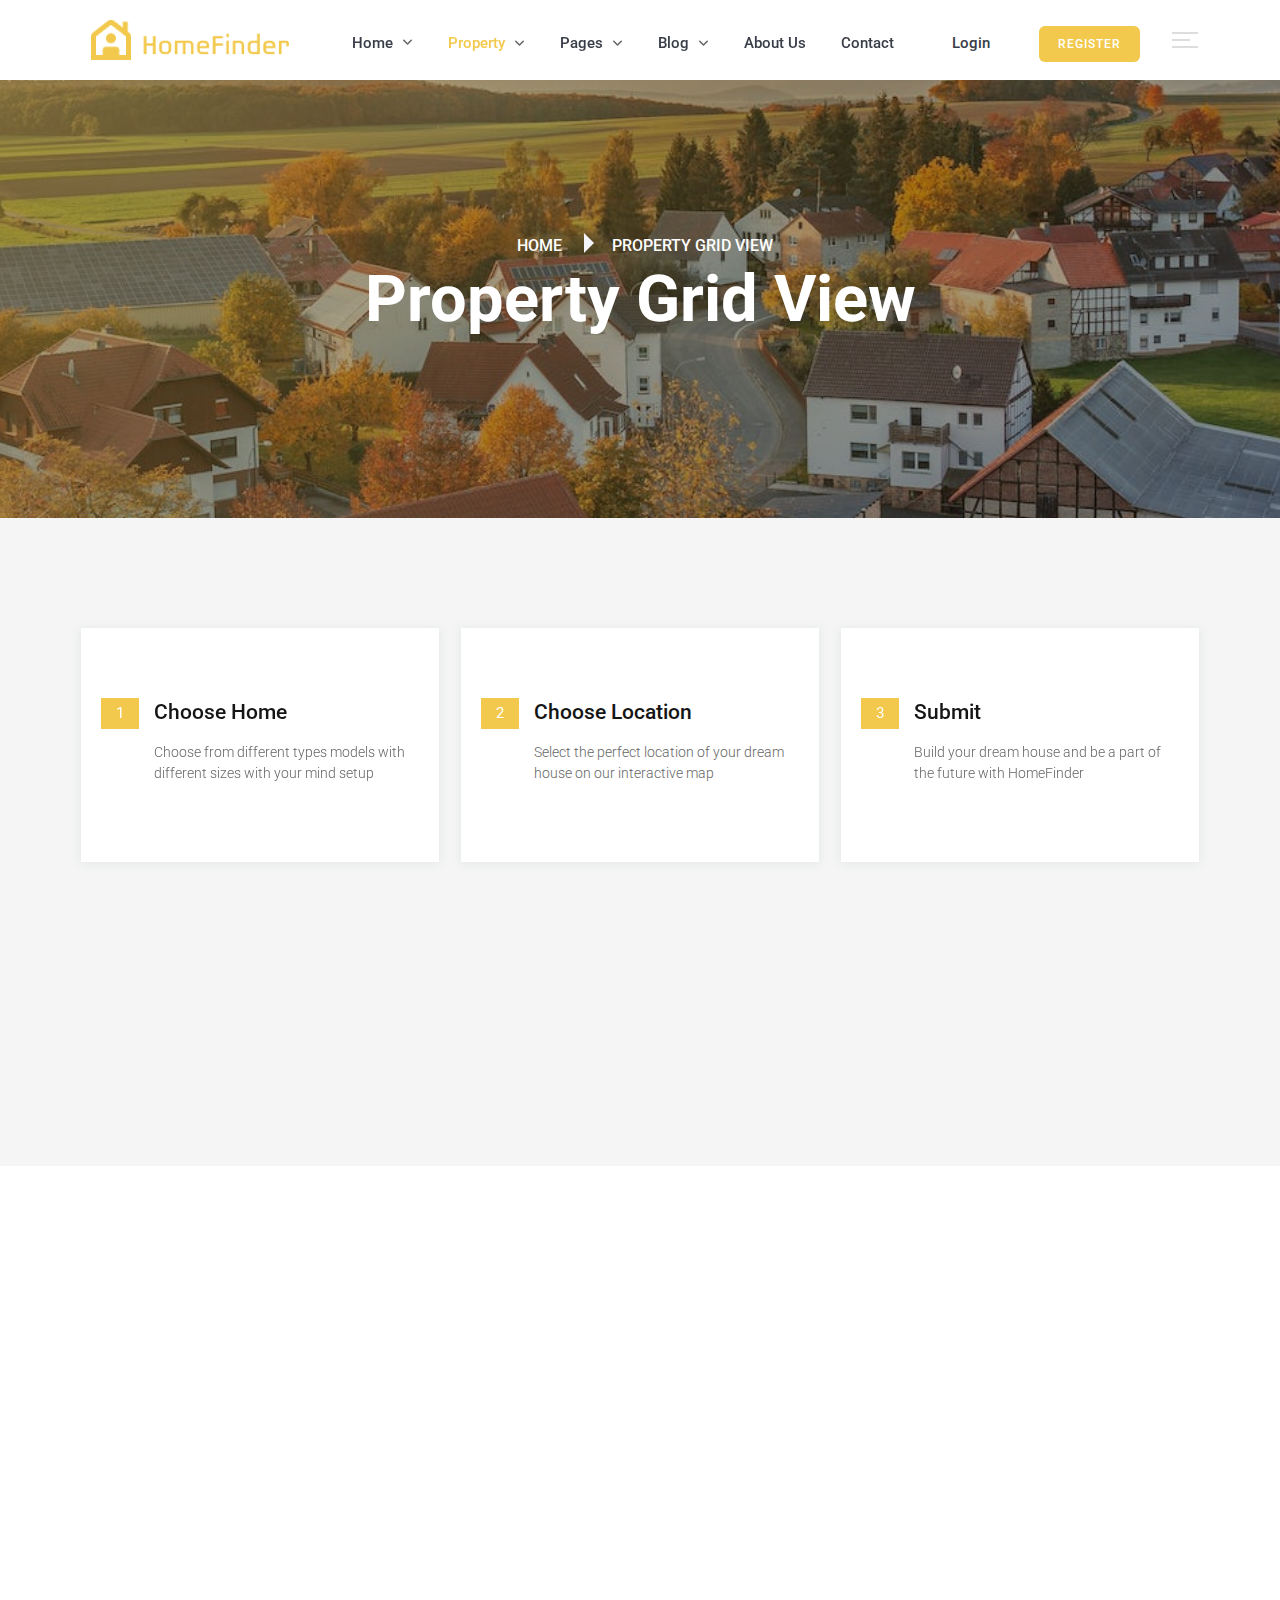
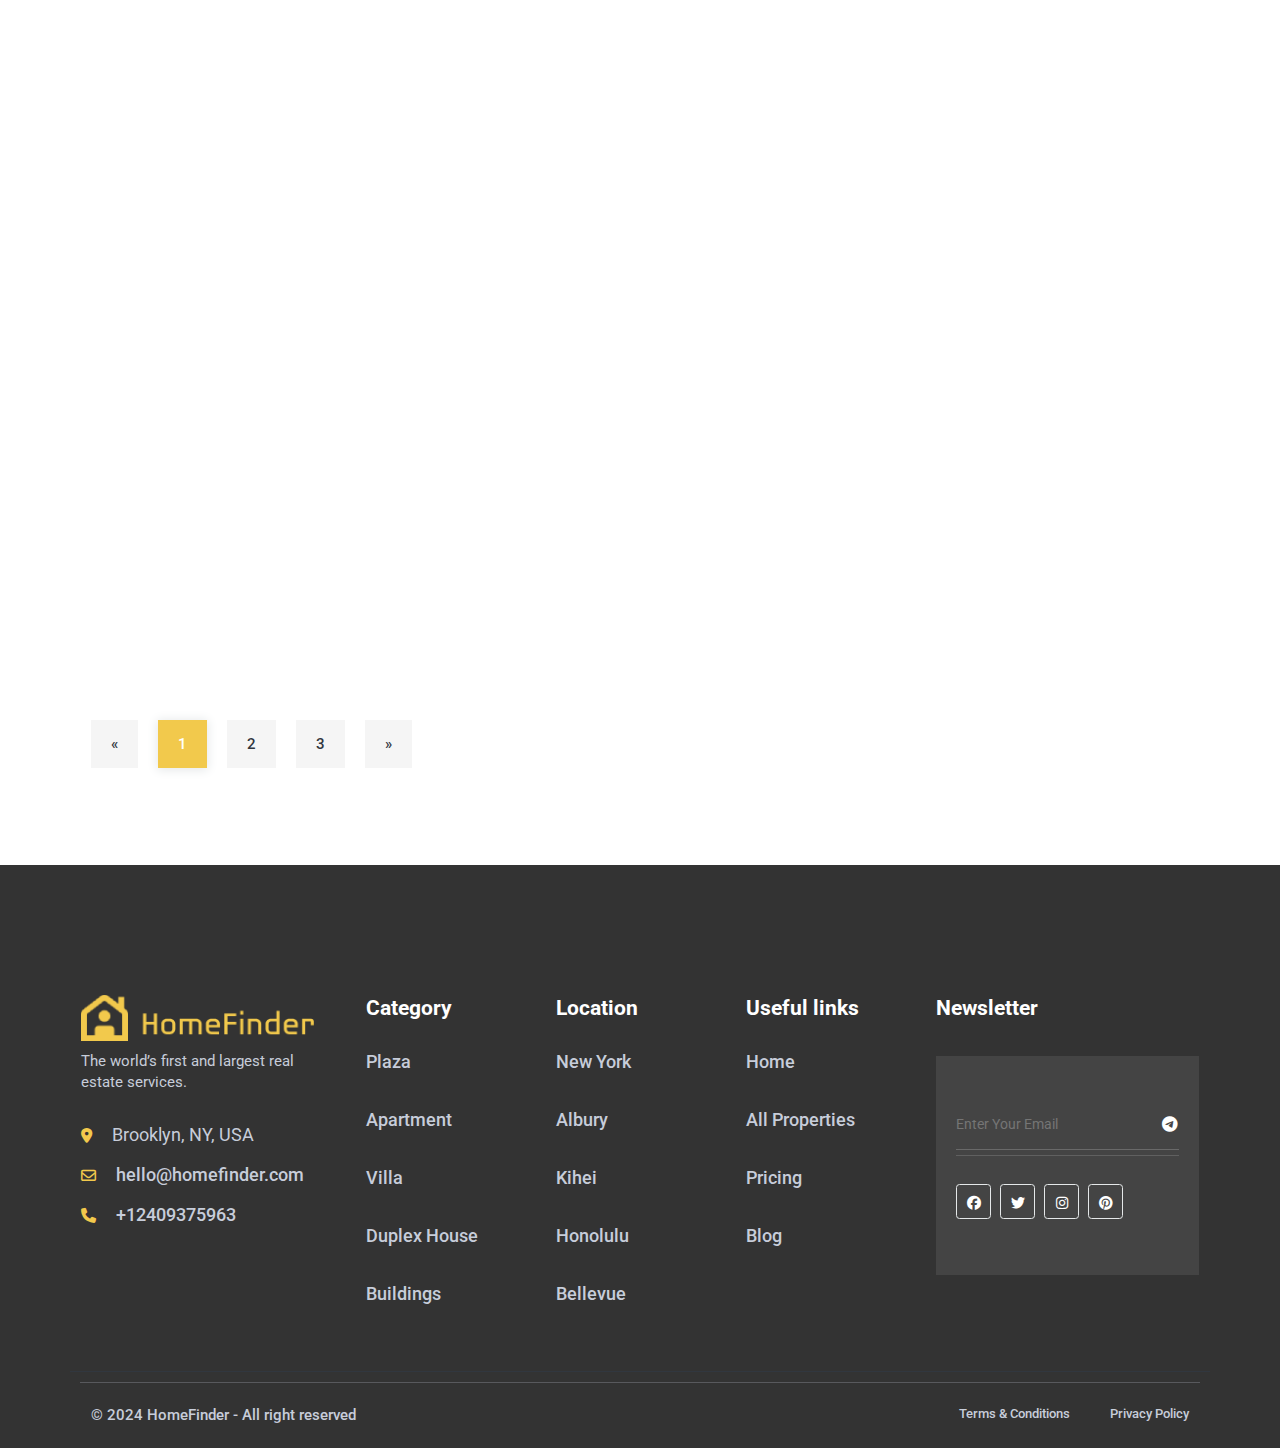
<file: property-grid-view.html>
<!DOCTYPE html>
<html dir="ltr" lang="en">


 
<head>
    <meta name="viewport" content="width=device-width,initial-scale=1.0">
    <meta charset="utf-8">
    <meta name="description" content="HomeFinder">
    <meta name="keywords"
        content="real estate,real estate license,commercial real estate,compass real estate,real estate school,allegheny county real estate,real estate attorney,real estate agencies,australia real estate,agency real estate,real estate crowdfunding,digital real estate,real estate for sale,real estate finance,florida real estate">
    <meta name="author" content="TBS">

    <title>HomeFinder - Real Estate & Property HTML5 Template</title>

    <!-- FAVICON -->
    <link rel="icon" type="image/png" href="images/logo/favicon.png">
    <!-- GOOGLE FONTS -->
    <link rel="preconnect" href="https://fonts.googleapis.com/">
    <link rel="preconnect" href="https://fonts.gstatic.com/" crossorigin>
    <link rel="stylesheet"
        href="https://fonts.googleapis.com/css2?family=Roboto:wght@400;500;700&amp;family=Teko:wght@400;500;600;700&amp;display=swap">
    <!-- AOS CSS -->
    <link rel="stylesheet" href="css/aos.min.css">
    <!-- SELECT 2 CSS -->
    <link rel="stylesheet" href="css/select2.min.css">
    <!-- MAGNIFIC POPUP CSS -->
    <link rel="stylesheet" href="css/magnific-popup.css">
    <!-- FONTAWESOME CSS -->
    <link rel="stylesheet" href="css/all.min.css">
    <link rel="stylesheet" href="css/fontawesome.min.css">
    <!-- SLICK CSS -->
    <link rel="stylesheet" href="css/slick.css">
    <!-- BOOTSTRAP CSS -->
    <link rel="stylesheet" href="css/bootstrap.min.css">
    <!-- MAIN CSS -->
    <link rel="stylesheet" href="css/style.css">
</head>

<body>

    <!--=============================
    START HEADER SECTION
    ==============================-->
    <header>
        <nav class="navbar navbar-expand-lg main_menu">
            <div class="container container_large">
                <a class="navbar-brand" href="index.html">
                    <img src="images/logo/logo.png" alt="HomeFinder" class="img-fluid">
                </a> 
                <button class="navbar-toggle" type="button" id="navbarToggleBtn" data-bs-toggle="collapse" data-bs-target="#navbarNav"
                        aria-controls="navbarNav" aria-expanded="false" aria-label="Toggle navigation">
                    <i class="fas fa-bars bar_icon"></i> 
                    <i class="fa-solid fa-xmark close_icon"></i>
                </button>

                <div class="collapse navbar-collapse" id="navbarNav">
                    <ul class="navbar-nav  m-auto">
                        <li class="nav-item">
                            <a class="nav-link" href="#">Home <i class="fa-solid fa-angle-down fa-sm"></i> </a>
                            <ul class="dropdown_menu">
                                <li><a href="index.html">home style one</a></li>
                                <li><a href="index-2.html">home style two</a></li>
                            </ul>
                        </li>
                        <li class="nav-item">
                            <a class="nav-link active" href="#">Property <i class="fa-solid fa-angle-down"></i> </a>
                            <ul class="dropdown_menu">
                                <li><a href="properties.html">Properties</a></li>
                                <li><a class="active" href="property-grid-view.html">Property grid view</a></li>
                                <li><a href="property-list-view.html">Property list view</a></li>
                                <li><a href="property-left-sidebar.html">Property left sidebar</a></li>
                                <li><a href="property-right-sidebar.html">Property right sidebar</a></li>
                                <li><a href="property-details.html">Property details</a></li>
                            </ul>
                        </li>
                        <li class="nav-item">
                            <a class="nav-link" href="#">pages <i class="fa-solid fa-angle-down"></i> </a>
                            <ul class="dropdown_menu">
                                <li><a href="blog.html">Blog</a></li>
                                <li><a href="blog-details.html">Blog details</a></li>
                                <li><a href="pricing.html">Pricing plan</a></li>
                                <li><a href="faq.html">FAQ's</a></li>
                                <li><a href="team-member.html">Team</a></li>
                            </ul>
                        </li>
                        <li class="nav-item">
                            <a class="nav-link" href="#">Blog <i class="fa-solid fa-angle-down"></i> </a>
                            <ul class="dropdown_menu">
                                <li><a href="blog.html">blog</a></li>
                                <li><a href="blog-details.html">blog details</a></li>
                            </ul>
                        </li>
                        <li class="nav-item">
                            <a class="nav-link" href="about.html">About us</a>
                        </li>
                        <li class="nav-item">
                            <a class="nav-link" href="contact.html">contact</a>
                        </li>
                    </ul>
                    <ul class="menu_right d-flex align-items-center">
                        <li class="menu_btn">
                            <a href="#">Login</a>
                        </li>
                        <li class="menu_btn">
                            <a class="theme-btn" href="#">Register</a>
                        </li>
                        <li>
                            <div class="toggle_bar" data-bs-toggle="offcanvas" data-bs-target="#offcanvasRight"
                                aria-controls="offcanvasRight">
                                <span class="toggle_bar_1"></span>
                                <span class="toggle_bar_2"></span>
                                <span class="toggle_bar_1"></span>
                            </div>
                        </li>
                    </ul>
                </div>
            </div>
        </nav>

        <div class="menu_offcanvas offcanvas offcanvas-end" tabindex="-1" id="offcanvasRight">
            <button type="button" class="btn-close" data-bs-dismiss="offcanvas" aria-label="Close"><i
                    class="fa-solid fa-xmark"></i></button>
            <div class="offcanvas-body">
                <a class="offcanvas_logo" href="index.html">
                    <img src="images/logo/logo.png" alt="HomeFinder" class="img-fluid">
                </a>
                <p class="offcanvas_description">Real Estate is a well-established and reputable real estate company
                    that specializes in buying, selling, and leasing residential and commercial properties. With a
                    dedicated team of experienced real estate professionals, the company is committed to providing
                    excellent service to clients looking to navigate the dynamic real estate market.</p>
                <!-- offcanvas blog of top properties -->
                <div class="offcanvas_blog">
                    <h3>Top Properties</h3>
                    <ul>
                        <li>
                            <div class="img">
                                <img src="images/blog/recent-img-1.jpg" alt="blog" class="img-fluid w-100">
                            </div>
                            <div class="text">
                                <p><i class="fa-regular fa-calendar"></i> 14 November 2023</p>
                                <a class="title" href="blog-details.html">Mindblowing Home at Indiana</a>
                            </div>
                        </li>
                        <li>
                            <div class="img">
                                <img src="images/blog/recent-img-2.jpg" alt="blog" class="img-fluid w-100">
                            </div>
                            <div class="text">
                                <p><i class="fa-regular fa-calendar"></i> 15 January 2024</p>
                                <a class="title" href="blog-details.html">Awesome Plaza in Alabama</a>
                            </div>
                        </li>
                        <li>
                            <div class="img">
                                <img src="images/blog/recent-img-3.jpg" alt="blog" class="img-fluid w-100">
                            </div>
                            <div class="text">
                                <p><i class="fa-regular fa-calendar"></i> 25 February 2024</p>
                                <a class="title" href="blog-details.html">House In Los Washington</a>
                            </div>
                        </li>
                        <li>
                            <div class="img">
                                <img src="images/blog/recent-img.jpg" alt="blog" class="img-fluid w-100">
                            </div>
                            <div class="text">
                                <p><i class="fa-regular fa-calendar"></i> 29 February 2024</p>
                                <a class="title" href="blog-details.html">Luxury Apartment in NEw York</a>
                            </div>
                        </li>
                    </ul>
                </div>
                <!-- offcanvas contact -->
                <div class="offcanvas_contact">
                    <h4>Connected with us</h4>
                    <a class="call" href="callto:40276328246">+12409375963</a>
                    <a class="address" href="https://maps.app.goo.gl/tMcjy5Rk6jycxEEu6">Brooklyn, NY, USA</a>
                    <a class="mail" href="mailto:homefinder@gmail.com">homefinder@gmail.com</a>
                    <ul class="d-flex flex-wrap">
                        <li><a class="facebook" href="#"><i class="fab fa-facebook-f"></i></a></li>
                        <li><a class="twitter" href="#"><i class="fab fa-twitter"></i></a></li>
                        <li><a class="linkedin" href="#"><i class="fab fa-linkedin-in"></i></a></li>
                        <li><a class="youtube" href="#"><i class="fab fa-youtube"></i></a></li>
                    </ul>
                </div>
            </div>
        </div>
    </header>
    <!--=============================
    END HEADER SECTION   
    ==============================-->


    <!-- =================
    PAGE HEADER SECTION START
    =================== -->
    <div class="page-breadcrumb-area page-bg" style="background-image: url('images/section-bg/breadcumb-bg.png')">
        <div class="page-overlay"></div>
        <div class="container">
            <div class="row">
                <div class="col-md-12">
                    <div class="breadcrumb-wrapper">
                        <div class="breadcrumb-list">
                            <ul>
                                <li><a href="index.html">Home</a></li>
                                <li><a href="#">Property Grid View</a></li>
                            </ul>
                        </div>
                        <div class="page-heading">
                            <h3 class="page-title">Property Grid View</h3>
                        </div>
                    </div>
                </div>
            </div>
        </div>
    </div>
    <!-- =================
    END PAGE HEADER SECTION
    =================== -->

    <!-- =================
    START SEARCH SECTION
    =================== -->
    <div class="search-section">
        <div class="container">
            <div class="row">
                <div class="col-12 col-md-6 col-lg-4">
                    <div class="instructions" data-aos="zoom-in" data-aos-duration="1500">
                        <div class="content-row">
                            <div class="number"> 1 </div>
                            <div class="content">
                                <h4>Choose Home</h4>
                                <h6>Choose from different types models with different sizes with your mind setup</h6>
                            </div>
                        </div>
                    </div>
                </div>
                <div class="col-12 col-md-6 col-lg-4">
                    <div class="instructions">
                        <div class="content-row">
                            <div class="number"> 2 </div>
                            <div class="content">
                                <h4>Choose Location</h4>
                                <h6>Select the perfect location of your dream house on our interactive map</h6>
                            </div>
                        </div>
                    </div>
                </div>
                <div class="col-12 col-md-6 col-lg-4">
                    <div class="instructions" data-aos="zoom-in" data-aos-duration="2000">
                        <div class="content-row">
                            <div class="number"> 3 </div>
                            <div class="content">
                                <h4>Submit</h4>
                                <h6>Build your dream house and be a part of the future with HomeFinder</h6>
                            </div>
                        </div>
                    </div>
                </div>
            </div>
            <div class="row">
                <div class="col-12">
                    <div class="search-bar" data-aos="fade-up" data-aos-duration="1500">
                        <!-- tab list -->
                        <ul class="nav nav-pills" id="pills-tab" role="tablist">
                            <li class="nav-item" role="presentation">
                                <button class="nav-link active" id="pills-buy-tab" data-bs-toggle="pill"
                                    data-bs-target="#pills-buy" type="button" role="tab" aria-controls="pills-buy"
                                    aria-selected="true">Buy</button>
                            </li>
                            <li class="nav-item" role="presentation">
                                <button class="nav-link" id="pills-sell-tab" data-bs-toggle="pill"
                                    data-bs-target="#pills-sell" type="button" role="tab" aria-controls="pills-sell"
                                    aria-selected="false">Sell</button>
                            </li>
                            <li class="nav-item" role="presentation">
                                <button class="nav-link" id="pills-rent-tab" data-bs-toggle="pill"
                                    data-bs-target="#pills-rent" type="button" role="tab" aria-controls="pills-rent"
                                    aria-selected="false">Rent</button>
                            </li>
                        </ul>
                        <!-- tab content -->
                        <div class="tab-content" id="pills-tabContent">
                            <div class="tab-pane fade show active" id="pills-buy" role="tabpanel"
                                aria-labelledby="pills-buy-tab" tabindex="0">
                                <form action="#">
                                    <ul class="d-flex flex-wrap">
                                        <li>
                                            <label>Location</label>
                                            <select class="select_2" name="state">
                                                <option value="">Select Location</option>
                                                <option value="">Japan</option>
                                                <option value="">Korea</option>
                                                <option value="">Thailan</option>
                                                <option value="">Singapore</option>
                                                <option value="">Garmany</option>
                                            </select>
                                        </li>
                                        <li>
                                            <label>Type</label>
                                            <select class="select_2" name="state">
                                                <option value="">Select Type</option>
                                                <option value="">Appartment</option>
                                                <option value="">House</option>
                                                <option value="">Villa</option>
                                                <option value="">Office</option>
                                                <option value="">Factory</option>
                                            </select>
                                        </li>
                                        <li>
                                            <label>Price</label>
                                            <select class="select_2" name="state">
                                                <option value="">Select Price</option>
                                                <option value="">$1000 to $5000</option>
                                                <option value="">$6000 to $10000</option>
                                                <option value="">$11000 to $15000</option>
                                                <option value="">$16000 to $20000</option>
                                            </select>
                                        </li>
                                        <li>
                                            <input type="text" placeholder="Enter Keyword...">
                                        </li>
                                    </ul>
                                    <button class=" theme-btn-one" type="submit">search</button>
                                    <div class="adv_search_icon adv_search_icon_1"><i
                                            class="fa-solid fa-ellipsis-vertical"></i>
                                    </div>
                                    <div class="adv_search_area">
                                        <div class="adv_search_close adv_search_close_1">
                                            <i class="fa-solid fa-xmark"></i>
                                        </div>
                                        <h3>aminities</h3>
                                        <div class="row">
                                            <div class="col-xl-2 col-sm-6 col-md-4 col-lg-3">
                                                <div class="form-check">
                                                    <input class="form-check-input" type="checkbox" value=""
                                                        id="flexCheckDefault">
                                                    <label class="form-check-label" for="flexCheckDefault">
                                                        Air Conditioning
                                                    </label>
                                                </div>
                                            </div>
                                            <div class="col-xl-2 col-sm-6 col-md-4 col-lg-3">
                                                <div class="form-check">
                                                    <input class="form-check-input" type="checkbox" value=""
                                                        id="flexCheckDefault2">
                                                    <label class="form-check-label" for="flexCheckDefault2">
                                                        Barbeque
                                                    </label>
                                                </div>
                                            </div>
                                            <div class="col-xl-2 col-sm-6 col-md-4 col-lg-3">
                                                <div class="form-check">
                                                    <input class="form-check-input" type="checkbox" value=""
                                                        id="flexCheckDefault3">
                                                    <label class="form-check-label" for="flexCheckDefault3">
                                                        Dryer
                                                    </label>
                                                </div>
                                            </div>
                                            <div class="col-xl-2 col-sm-6 col-md-4 col-lg-3">
                                                <div class="form-check">
                                                    <input class="form-check-input" type="checkbox" value=""
                                                        id="flexCheckDefault4">
                                                    <label class="form-check-label" for="flexCheckDefault4">
                                                        gym
                                                    </label>
                                                </div>
                                            </div>
                                            <div class="col-xl-2 col-sm-6 col-md-4 col-lg-3">
                                                <div class="form-check">
                                                    <input class="form-check-input" type="checkbox" value=""
                                                        id="flexCheckDefault5">
                                                    <label class="form-check-label" for="flexCheckDefault5">
                                                        laundry
                                                    </label>
                                                </div>
                                            </div>
                                            <div class="col-xl-2 col-sm-6 col-md-4 col-lg-3">
                                                <div class="form-check">
                                                    <input class="form-check-input" type="checkbox" value=""
                                                        id="flexCheckDefault6">
                                                    <label class="form-check-label" for="flexCheckDefault6">
                                                        Lawn
                                                    </label>
                                                </div>
                                            </div>
                                            <div class="col-xl-2 col-sm-6 col-md-4 col-lg-3">
                                                <div class="form-check">
                                                    <input class="form-check-input" type="checkbox" value=""
                                                        id="flexCheckDefault7">
                                                    <label class="form-check-label" for="flexCheckDefault7">
                                                        Microwave
                                                    </label>
                                                </div>
                                            </div>
                                            <div class="col-xl-2 col-sm-6 col-md-4 col-lg-3">
                                                <div class="form-check">
                                                    <input class="form-check-input" type="checkbox" value=""
                                                        id="flexCheckDefault12">
                                                    <label class="form-check-label" for="flexCheckDefault12">
                                                        Outdoor Shower
                                                    </label>
                                                </div>
                                            </div>
                                            <div class="col-xl-2 col-sm-6 col-md-4 col-lg-3">
                                                <div class="form-check">
                                                    <input class="form-check-input" type="checkbox" value=""
                                                        id="flexCheckDefault8">
                                                    <label class="form-check-label" for="flexCheckDefault8">
                                                        Refrigerator
                                                    </label>
                                                </div>
                                            </div>
                                            <div class="col-xl-2 col-sm-6 col-md-4 col-lg-3">
                                                <div class="form-check">
                                                    <input class="form-check-input" type="checkbox" value=""
                                                        id="flexCheckDefault9">
                                                    <label class="form-check-label" for="flexCheckDefault9">
                                                        Sauna
                                                    </label>
                                                </div>
                                            </div>
                                            <div class="col-xl-2 col-sm-6 col-md-4 col-lg-3">
                                                <div class="form-check">
                                                    <input class="form-check-input" type="checkbox" value=""
                                                        id="flexCheckDefault10">
                                                    <label class="form-check-label" for="flexCheckDefault10">
                                                        Swimming Pool
                                                    </label>
                                                </div>
                                            </div>
                                            <div class="col-xl-2 col-sm-6 col-md-4 col-lg-3">
                                                <div class="form-check">
                                                    <input class="form-check-input" type="checkbox" value=""
                                                        id="flexCheckDefault11">
                                                    <label class="form-check-label" for="flexCheckDefault11">
                                                        TV Cable
                                                    </label>
                                                </div>
                                            </div>
                                        </div>
                                        <div class="row mt_15">
                                            <div class="col-lg-3 col-sm-6">
                                                <select class="select_2" name="state">
                                                    <option value="">Bedroom</option>
                                                    <option value="">01</option>
                                                    <option value="">02</option>
                                                    <option value="">03</option>
                                                    <option value="">04</option>
                                                    <option value="">05</option>
                                                </select>
                                            </div>
                                            <div class="col-lg-3 col-sm-6">
                                                <select class="select_2" name="state">
                                                    <option value="">Barthroom</option>
                                                    <option value="">01</option>
                                                    <option value="">02</option>
                                                    <option value="">03</option>
                                                    <option value="">04</option>
                                                    <option value="">05</option>
                                                </select>
                                            </div>
                                            <div class="col-lg-3 col-sm-6">
                                                <select class="select_2" name="state">
                                                    <option value="">Built Year</option>
                                                    <option value="">2015</option>
                                                    <option value="">2016</option>
                                                    <option value="">2017</option>
                                                    <option value="">2018</option>
                                                    <option value="">2019</option>
                                                    <option value="">2020</option>
                                                    <option value="">2021</option>
                                                    <option value="">2022</option>
                                                    <option value="">2024</option>
                                                    <option value="">2024</option>
                                                </select>
                                            </div>
                                            <div class="col-lg-3 col-sm-6">
                                                <select class="select_2" name="state">
                                                    <option value="">built-up Area</option>
                                                    <option value="">Adana</option>
                                                    <option value="">Ankara</option>
                                                    <option value="">Antalya</option>
                                                    <option value="">Bursa</option>
                                                    <option value="">Bodrum</option>
                                                    <option value="">Gaziantep</option>
                                                    <option value="">İstanbul</option>
                                                </select>
                                            </div>
                                        </div>
                                    </div>
                                </form>
                            </div>
                            <div class="tab-pane fade" id="pills-sell" role="tabpanel" aria-labelledby="pills-sell-tab"
                                tabindex="0">
                                <form action="#">
                                    <ul class="d-flex flex-wrap">
                                        <li>
                                            <label>Location</label>
                                            <select class="select_2" name="state">
                                                <option value="">Select Location</option>
                                                <option value="">Japan</option>
                                                <option value="">Korea</option>
                                                <option value="">Thailan</option>
                                                <option value="">Singapore</option>
                                                <option value="">Garmany</option>
                                            </select>
                                        </li>
                                        <li>
                                            <label>Type</label>
                                            <select class="select_2" name="state">
                                                <option value="">Select Type</option>
                                                <option value="">Appartment</option>
                                                <option value="">House</option>
                                                <option value="">Villa</option>
                                                <option value="">Office</option>
                                                <option value="">Factory</option>
                                            </select>
                                        </li>
                                        <li>
                                            <label>Price</label>
                                            <select class="select_2" name="state">
                                                <option value="">Select Price</option>
                                                <option value="">$1000 to $5000</option>
                                                <option value="">$6000 to $10000</option>
                                                <option value="">$11000 to $15000</option>
                                                <option value="">$16000 to $20000</option>
                                            </select>
                                        </li>
                                        <li>
                                            <input type="text" placeholder="Enter Keyword...">
                                        </li>
                                    </ul>
                                    <button class=" theme-btn-one" type="submit">search</button>
                                    <div class="adv_search_icon adv_search_icon_1"><i
                                            class="fa-solid fa-ellipsis-vertical"></i>
                                    </div>
                                    <div class="adv_search_area">
                                        <div class="adv_search_close adv_search_close_2"><i class="fal fa-times"></i>
                                        </div>
                                        <h3>aminities</h3>
                                        <div class="row">
                                            <div class="col-xl-2 col-sm-6 col-md-4 col-lg-3">
                                                <div class="form-check">
                                                    <input class="form-check-input" type="checkbox" value=""
                                                        id="flexCheckDefault20">
                                                    <label class="form-check-label" for="flexCheckDefault20">
                                                        Air Conditioning
                                                    </label>
                                                </div>
                                            </div>
                                            <div class="col-xl-2 col-sm-6 col-md-4 col-lg-3">
                                                <div class="form-check">
                                                    <input class="form-check-input" type="checkbox" value=""
                                                        id="flexCheckDefault21">
                                                    <label class="form-check-label" for="flexCheckDefault21">
                                                        Barbeque
                                                    </label>
                                                </div>
                                            </div>
                                            <div class="col-xl-2 col-sm-6 col-md-4 col-lg-3">
                                                <div class="form-check">
                                                    <input class="form-check-input" type="checkbox" value=""
                                                        id="flexCheckDefault22">
                                                    <label class="form-check-label" for="flexCheckDefault22">
                                                        Dryer
                                                    </label>
                                                </div>
                                            </div>
                                            <div class="col-xl-2 col-sm-6 col-md-4 col-lg-3">
                                                <div class="form-check">
                                                    <input class="form-check-input" type="checkbox" value=""
                                                        id="flexCheckDefault23">
                                                    <label class="form-check-label" for="flexCheckDefault23">
                                                        gym
                                                    </label>
                                                </div>
                                            </div>
                                            <div class="col-xl-2 col-sm-6 col-md-4 col-lg-3">
                                                <div class="form-check">
                                                    <input class="form-check-input" type="checkbox" value=""
                                                        id="flexCheckDefault24">
                                                    <label class="form-check-label" for="flexCheckDefault24">
                                                        laundry
                                                    </label>
                                                </div>
                                            </div>
                                            <div class="col-xl-2 col-sm-6 col-md-4 col-lg-3">
                                                <div class="form-check">
                                                    <input class="form-check-input" type="checkbox" value=""
                                                        id="flexCheckDefault25">
                                                    <label class="form-check-label" for="flexCheckDefault25">
                                                        Lawn
                                                    </label>
                                                </div>
                                            </div>
                                            <div class="col-xl-2 col-sm-6 col-md-4 col-lg-3">
                                                <div class="form-check">
                                                    <input class="form-check-input" type="checkbox" value=""
                                                        id="flexCheckDefault26">
                                                    <label class="form-check-label" for="flexCheckDefault26">
                                                        Microwave
                                                    </label>
                                                </div>
                                            </div>
                                            <div class="col-xl-2 col-sm-6 col-md-4 col-lg-3">
                                                <div class="form-check">
                                                    <input class="form-check-input" type="checkbox" value=""
                                                        id="flexCheckDefault27">
                                                    <label class="form-check-label" for="flexCheckDefault27">
                                                        Outdoor Shower
                                                    </label>
                                                </div>
                                            </div>
                                            <div class="col-xl-2 col-sm-6 col-md-4 col-lg-3">
                                                <div class="form-check">
                                                    <input class="form-check-input" type="checkbox" value=""
                                                        id="flexCheckDefault28">
                                                    <label class="form-check-label" for="flexCheckDefault28">
                                                        Refrigerator
                                                    </label>
                                                </div>
                                            </div>
                                            <div class="col-xl-2 col-sm-6 col-md-4 col-lg-3">
                                                <div class="form-check">
                                                    <input class="form-check-input" type="checkbox" value=""
                                                        id="flexCheckDefault29">
                                                    <label class="form-check-label" for="flexCheckDefault29">
                                                        Sauna
                                                    </label>
                                                </div>
                                            </div>
                                            <div class="col-xl-2 col-sm-6 col-md-4 col-lg-3">
                                                <div class="form-check">
                                                    <input class="form-check-input" type="checkbox" value=""
                                                        id="flexCheckDefault30">
                                                    <label class="form-check-label" for="flexCheckDefault30">
                                                        Swimming Pool
                                                    </label>
                                                </div>
                                            </div>
                                            <div class="col-xl-2 col-sm-6 col-md-4 col-lg-3">
                                                <div class="form-check">
                                                    <input class="form-check-input" type="checkbox" value=""
                                                        id="flexCheckDefault31">
                                                    <label class="form-check-label" for="flexCheckDefault31">
                                                        TV Cable
                                                    </label>
                                                </div>
                                            </div>
                                        </div>
                                        <div class="row mt_15">
                                            <div class="col-lg-3 col-sm-6">
                                                <select class="select_2" name="state">
                                                    <option value="">Bedroom</option>
                                                    <option value="">01</option>
                                                    <option value="">02</option>
                                                    <option value="">03</option>
                                                    <option value="">04</option>
                                                    <option value="">05</option>
                                                </select>
                                            </div>
                                            <div class="col-lg-3 col-sm-6">
                                                <select class="select_2" name="state">
                                                    <option value="">Barthroom</option>
                                                    <option value="">01</option>
                                                    <option value="">02</option>
                                                    <option value="">03</option>
                                                    <option value="">04</option>
                                                    <option value="">05</option>
                                                </select>
                                            </div>
                                            <div class="col-lg-3 col-sm-6">
                                                <select class="select_2" name="state">
                                                    <option value="">Built Year</option>
                                                    <option value="">2015</option>
                                                    <option value="">2016</option>
                                                    <option value="">2017</option>
                                                    <option value="">2018</option>
                                                    <option value="">2019</option>
                                                    <option value="">2020</option>
                                                    <option value="">2021</option>
                                                    <option value="">2022</option>
                                                    <option value="">2024</option>
                                                    <option value="">2024</option>
                                                </select>
                                            </div>
                                            <div class="col-lg-3 col-sm-6">
                                                <select class="select_2" name="state">
                                                    <option value="">built-up Area</option>
                                                    <option value="">Adana</option>
                                                    <option value="">Ankara</option>
                                                    <option value="">Antalya</option>
                                                    <option value="">Bursa</option>
                                                    <option value="">Bodrum</option>
                                                    <option value="">Gaziantep</option>
                                                    <option value="">İstanbul</option>
                                                </select>
                                            </div>
                                        </div>
                                    </div>
                                </form>
                            </div>
                            <div class="tab-pane fade" id="pills-rent" role="tabpanel" aria-labelledby="pills-rent-tab"
                                tabindex="0">
                                <form action="#">
                                    <ul class="d-flex flex-wrap">
                                        <li>
                                            <label>Location</label>
                                            <select class="select_2" name="state">
                                                <option value="">Select Location</option>
                                                <option value="">Japan</option>
                                                <option value="">Korea</option>
                                                <option value="">Thailan</option>
                                                <option value="">Singapore</option>
                                                <option value="">Garmany</option>
                                            </select>
                                        </li>
                                        <li>
                                            <label>Type</label>
                                            <select class="select_2" name="state">
                                                <option value="">Select Type</option>
                                                <option value="">Appartment</option>
                                                <option value="">House</option>
                                                <option value="">Villa</option>
                                                <option value="">Office</option>
                                                <option value="">Factory</option>
                                            </select>
                                        </li>
                                        <li>
                                            <label>Price</label>
                                            <select class="select_2" name="state">
                                                <option value="">Select Price</option>
                                                <option value="">$1000 to $5000</option>
                                                <option value="">$6000 to $10000</option>
                                                <option value="">$11000 to $15000</option>
                                                <option value="">$16000 to $20000</option>
                                            </select>
                                        </li>
                                        <li>
                                            <input type="text" placeholder="Enter Keyword...">
                                        </li>
                                    </ul>
                                    <button class=" theme-btn-one" type="submit">search</button>
                                    <div class="adv_search_icon adv_search_icon_1"><i
                                            class="fa-solid fa-ellipsis-vertical"></i>
                                    </div>
                                    <div class="adv_search_area">
                                        <div class="adv_search_close adv_search_close_3"><i class="fal fa-times"></i>
                                        </div>
                                        <h3>aminities</h3>
                                        <div class="row">
                                            <div class="col-xl-2 col-sm-6 col-md-4 col-lg-3">
                                                <div class="form-check">
                                                    <input class="form-check-input" type="checkbox" value=""
                                                        id="flexCheckDefault40">
                                                    <label class="form-check-label" for="flexCheckDefault40">
                                                        Air Conditioning
                                                    </label>
                                                </div>
                                            </div>
                                            <div class="col-xl-2 col-sm-6 col-md-4 col-lg-3">
                                                <div class="form-check">
                                                    <input class="form-check-input" type="checkbox" value=""
                                                        id="flexCheckDefault41">
                                                    <label class="form-check-label" for="flexCheckDefault41">
                                                        Barbeque
                                                    </label>
                                                </div>
                                            </div>
                                            <div class="col-xl-2 col-sm-6 col-md-4 col-lg-3">
                                                <div class="form-check">
                                                    <input class="form-check-input" type="checkbox" value=""
                                                        id="flexCheckDefault42">
                                                    <label class="form-check-label" for="flexCheckDefault42">
                                                        Dryer
                                                    </label>
                                                </div>
                                            </div>
                                            <div class="col-xl-2 col-sm-6 col-md-4 col-lg-3">
                                                <div class="form-check">
                                                    <input class="form-check-input" type="checkbox" value=""
                                                        id="flexCheckDefault43">
                                                    <label class="form-check-label" for="flexCheckDefault43">
                                                        gym
                                                    </label>
                                                </div>
                                            </div>
                                            <div class="col-xl-2 col-sm-6 col-md-4 col-lg-3">
                                                <div class="form-check">
                                                    <input class="form-check-input" type="checkbox" value=""
                                                        id="flexCheckDefault44">
                                                    <label class="form-check-label" for="flexCheckDefault44">
                                                        laundry
                                                    </label>
                                                </div>
                                            </div>
                                            <div class="col-xl-2 col-sm-6 col-md-4 col-lg-3">
                                                <div class="form-check">
                                                    <input class="form-check-input" type="checkbox" value=""
                                                        id="flexCheckDefault45">
                                                    <label class="form-check-label" for="flexCheckDefault45">
                                                        Lawn
                                                    </label>
                                                </div>
                                            </div>
                                            <div class="col-xl-2 col-sm-6 col-md-4 col-lg-3">
                                                <div class="form-check">
                                                    <input class="form-check-input" type="checkbox" value=""
                                                        id="flexCheckDefault46">
                                                    <label class="form-check-label" for="flexCheckDefault46">
                                                        Microwave
                                                    </label>
                                                </div>
                                            </div>
                                            <div class="col-xl-2 col-sm-6 col-md-4 col-lg-3">
                                                <div class="form-check">
                                                    <input class="form-check-input" type="checkbox" value=""
                                                        id="flexCheckDefault47">
                                                    <label class="form-check-label" for="flexCheckDefault47">
                                                        Outdoor Shower
                                                    </label>
                                                </div>
                                            </div>
                                            <div class="col-xl-2 col-sm-6 col-md-4 col-lg-3">
                                                <div class="form-check">
                                                    <input class="form-check-input" type="checkbox" value=""
                                                        id="flexCheckDefault48">
                                                    <label class="form-check-label" for="flexCheckDefault48">
                                                        Refrigerator
                                                    </label>
                                                </div>
                                            </div>
                                            <div class="col-xl-2 col-sm-6 col-md-4 col-lg-3">
                                                <div class="form-check">
                                                    <input class="form-check-input" type="checkbox" value=""
                                                        id="flexCheckDefault49">
                                                    <label class="form-check-label" for="flexCheckDefault49">
                                                        Sauna
                                                    </label>
                                                </div>
                                            </div>
                                            <div class="col-xl-2 col-sm-6 col-md-4 col-lg-3">
                                                <div class="form-check">
                                                    <input class="form-check-input" type="checkbox" value=""
                                                        id="flexCheckDefault50">
                                                    <label class="form-check-label" for="flexCheckDefault50">
                                                        Swimming Pool
                                                    </label>
                                                </div>
                                            </div>
                                            <div class="col-xl-2 col-sm-6 col-md-4 col-lg-3">
                                                <div class="form-check">
                                                    <input class="form-check-input" type="checkbox" value=""
                                                        id="flexCheckDefault51">
                                                    <label class="form-check-label" for="flexCheckDefault51">
                                                        TV Cable
                                                    </label>
                                                </div>
                                            </div>
                                        </div>
                                        <div class="row mt_15">
                                            <div class="col-lg-3 col-sm-6">
                                                <select class="select_2" name="state">
                                                    <option value="">Bedroom</option>
                                                    <option value="">01</option>
                                                    <option value="">02</option>
                                                    <option value="">03</option>
                                                    <option value="">04</option>
                                                    <option value="">05</option>
                                                </select>
                                            </div>
                                            <div class="col-lg-3 col-sm-6">
                                                <select class="select_2" name="state">
                                                    <option value="">Barthroom</option>
                                                    <option value="">01</option>
                                                    <option value="">02</option>
                                                    <option value="">03</option>
                                                    <option value="">04</option>
                                                    <option value="">05</option>
                                                </select>
                                            </div>
                                            <div class="col-lg-3 col-sm-6">
                                                <select class="select_2" name="state">
                                                    <option value="">Built Year</option>
                                                    <option value="">2015</option>
                                                    <option value="">2016</option>
                                                    <option value="">2017</option>
                                                    <option value="">2018</option>
                                                    <option value="">2019</option>
                                                    <option value="">2020</option>
                                                    <option value="">2021</option>
                                                    <option value="">2022</option>
                                                    <option value="">2024</option>
                                                    <option value="">2024</option>
                                                </select>
                                            </div>
                                            <div class="col-lg-3 col-sm-6">
                                                <select class="select_2" name="state">
                                                    <option value="">built-up Area</option>
                                                    <option value="">Adana</option>
                                                    <option value="">Ankara</option>
                                                    <option value="">Antalya</option>
                                                    <option value="">Bursa</option>
                                                    <option value="">Bodrum</option>
                                                    <option value="">Gaziantep</option>
                                                    <option value="">İstanbul</option>
                                                </select>
                                            </div>
                                        </div>
                                    </div>
                                </form>
                            </div>
                        </div>
                    </div>
                </div>
            </div>
        </div>

    </div>
    <!-- =================
    END SEARCH SECTION
    =================== -->

    <!-- =================
      START PROPERTY GRID VIEW SECTION
    =================== -->
    <div class="property-grid-view-section">
        <div class="container">
            <div class="row">
                <div class="title-box mx-auto col-12 col-xl-8">
                    <div class="title-center" data-aos="fade-right" data-aos-duration="1500">
                        <p>REAL ESTATE</p>
                        <div class="heading-line-center mb-1"></div>
                    </div>
                    <div class="sub-title-center" data-aos="fade-right" data-aos-duration="1500">
                        <h2>The featured properties are <br>progressively below</h2>
                    </div>
                </div>
            </div>
            <!-- card row -->
            <div class="row">
                <!-- card-1 -->
                <div class="col-12 col-md-6 col-lg-4 d-flex justify-content-center">
                    <div class="card-wrapper style-two my-2" data-aos="zoom-in" data-aos-duration="1500">
                        <div class="card">
                            <!-- Property image -->
                            <img src="images/properties/properties1.jpg" class="img-fluid" alt="property image">
                            <div class="card-action">
                                <!-- Property status button  -->
                                <div class="theme-button style-one">
                                    <a href="#" class=""> FOR RENT </a>
                                </div>
                                <!-- Favorite share and add list -->
                                <div class="wishlist">
                                    <i class="fa-regular fa-heart"></i>
                                    <i class="fa-solid fa-share"></i>
                                    <i class="fa-solid fa-plus"></i>
                                </div>
                            </div>
                            <div class="card-body">
                                <h4 class="card-title">Stunning Villas at Alabama</h4>
                                <!-- Location -->
                                <div class="icon-box d-flex align-items-center justify-content-between">
                                    <div class="icon-content">
                                        <div class="location-icon"><i class="fa-solid fa-location-dot me-2"></i></div>
                                        <div class="content"> 5318 US-80, Selma, Alabama</div>
                                    </div>
                                    <span>$1600.00</span>
                                </div>
                                <!-- Property details -->
                                <div class="details">
                                    <div class="details-row d-flex">
                                        <div class="icon-content ">
                                            <div class="icon"><i class="fa-solid fa-bed"></i></div>
                                            <div class="content">11 Beds</div>
                                        </div>
                                        <div class="icon-content">
                                            <div class="icon"><i class="fa-solid fa-shower"></i></div>
                                            <div class="content">9 Baths</div>
                                        </div>
                                        <div class="icon-content">
                                            <div class="icon"><i class="fa-solid fa-landmark"></i></div>
                                            <div class="content">2000 Sq Ft</div>
                                        </div>
                                    </div>
                                </div>
                                <!-- Property descriptions -->
                                <p class="card-text">
                                    From the outside this house looks snug and comfortable. It has been built.....
                                </p>
                                <!-- Buttons -->
                                <div class="buttons d-flex align-items-center justify-content-evenly">
                                    <div class="btn-wrapper">
                                        <a href="#" class="theme-btn"> Buy </a>
                                    </div>
                                    <div class="btn-wrapper">
                                        <a href="#" class="theme-btn"> Rent </a>
                                    </div>
                                    <div class="btn-wrapper">
                                        <a href="property-details.html" class="theme-btn"> Check </a>
                                    </div>
                                </div>
                            </div>
                        </div>
                    </div>
                </div>
                <!-- card-2 -->
                <div class="col-12 col-md-6 col-lg-4 d-flex justify-content-center">
                    <div class="card-wrapper style-two my-2" data-aos="zoom-in" data-aos-duration="1500">
                        <div class="card">
                            <!-- Property Image -->
                            <img src="images/properties/properties2.jpg" class="card-img-top" alt="property image">
                            <div class="card-action">
                                <!-- Property status button -->
                                <div class="theme-button style-one">
                                    <a href="#" class=""> FOR SALE </a>
                                </div>
                                <!-- Favorite share and add list -->
                                <div class="wishlist">
                                    <i class="fa-regular fa-heart"></i>
                                    <i class="fa-solid fa-share"></i>
                                    <i class="fa-solid fa-plus"></i>
                                </div>
                            </div>
                            <div class="card-body">
                                <h4 class="card-title">Awesome House at Hawaii</h4>
                                <!-- Location -->
                                <div class="icon-box d-flex align-items-center justify-content-between">
                                    <div class="icon-content">
                                        <div class="location-icon"><i class="fa-solid fa-location-dot me-2"></i></div>
                                        <div class="content">15205 North Kierland Blvd</div>
                                    </div>
                                    <span>$1200.00</span>
                                </div>
                                <!-- Property details -->
                                <div class="details">
                                    <div class="details-row d-flex">
                                        <div class="icon-content ">
                                            <div class="icon"><i class="fa-solid fa-bed"></i></div>
                                            <div class="content">11 Beds</div>
                                        </div>
                                        <div class="icon-content">
                                            <div class="icon"><i class="fa-solid fa-shower"></i></div>
                                            <div class="content">9 Baths</div>
                                        </div>
                                        <div class="icon-content">
                                            <div class="icon"><i class="fa-solid fa-landmark"></i></div>
                                            <div class="content">2000 Sq Ft</div>
                                        </div>
                                    </div>
                                </div>
                                <p class="card-text">
                                    <!-- Property descriptions -->
                                    The house is equipped with an old-fashioned kitchen and two bathrooms....
                                </p>
                                <!-- Buttons -->
                                <div class="buttons d-flex align-items-center justify-content-evenly">
                                    <div class="btn-wrapper">
                                        <a href="#" class="theme-btn"> Buy </a>
                                    </div>
                                    <div class="btn-wrapper">
                                        <a href="#" class="theme-btn"> Rent </a>
                                    </div>
                                    <div class="btn-wrapper">
                                        <a href="property-details.html" class="theme-btn"> Check </a>
                                    </div>
                                </div>
                            </div>
                        </div>
                    </div>
                </div>
                <!-- card-3 -->
                <div class="col-12 col-md-6 col-lg-4 d-flex justify-content-center">
                    <div class="card-wrapper style-two my-2" data-aos="zoom-in" data-aos-duration="1500">
                        <div class="card">
                            <!-- Property Image -->
                            <img src="images/properties/properties3.jpg" class="card-img-top" alt="property image">
                            <div class="card-action">
                                <!-- Property Status Button -->
                                <div class="theme-button style-one">
                                    <a href="#" class=""> FOR SALE </a>
                                </div>
                                <!-- Favorite share and add list -->
                                <div class="wishlist">
                                    <i class="fa-regular fa-heart"></i>
                                    <i class="fa-solid fa-share"></i>
                                    <i class="fa-solid fa-plus"></i>
                                </div>
                            </div>
                            <div class="card-body">
                                <h4 class="card-title">Comfort Zone At New York</h4>
                                <!-- Location -->
                                <div class="icon-box d-flex align-items-center justify-content-between">
                                    <div class="icon-content">
                                        <div class="location-icon"><i class="fa-solid fa-location-dot me-2"></i></div>
                                        <div class="content">Blvd,Queens,New york</div>
                                    </div>
                                    <span>$1900.00</span>
                                </div>
                                <!-- Property details -->
                                <div class="details">
                                    <div class="details-row d-flex">
                                        <div class="icon-content ">
                                            <div class="icon"><i class="fa-solid fa-bed"></i></div>
                                            <div class="content">16 Beds</div>
                                        </div>
                                        <div class="icon-content">
                                            <div class="icon"><i class="fa-solid fa-shower"></i></div>
                                            <div class="content">12 Baths</div>
                                        </div>
                                        <div class="icon-content">
                                            <div class="icon"><i class="fa-solid fa-landmark"></i></div>
                                            <div class="content">2900 Sq Ft</div>
                                        </div>
                                    </div>
                                </div>
                                <!-- Property descriptions -->
                                <p class="card-text">The roof is low and square shaped and is covered with grey ceramic
                                    tiles....
                                </p>
                                <!-- Buttons -->
                                <div class="buttons d-flex align-items-center justify-content-evenly">
                                    <div class="btn-wrapper">
                                        <a href="#" class="theme-btn"> Buy </a>
                                    </div>
                                    <div class="btn-wrapper">
                                        <a href="#" class="theme-btn"> Rent </a>
                                    </div>
                                    <div class="btn-wrapper">
                                        <a href="property-details.html" class="theme-btn"> Check </a>
                                    </div>
                                </div>
                            </div>
                        </div>
                    </div>
                </div>
            </div>
            <!-- card row -->
            <div class="row">
                <!-- card-1 -->
                <div class="col-12 col-md-6 col-lg-4 d-flex justify-content-center">
                    <div class="card-wrapper style-two my-2" data-aos="zoom-in" data-aos-duration="1500">
                        <div class="card">
                            <!-- Property image -->
                            <img src="images/properties/properties1.jpg" class="card-img-top" alt="property image">
                            <div class="card-action">
                                <!-- Property status button  -->
                                <div class="theme-button style-one">
                                    <a href="#" class=""> FOR RENT </a>
                                </div>
                                <!-- Favorite share and add list -->
                                <div class="wishlist">
                                    <i class="fa-regular fa-heart"></i>
                                    <i class="fa-solid fa-share"></i>
                                    <i class="fa-solid fa-plus"></i>
                                </div>
                            </div>
                            <div class="card-body">
                                <h4 class="card-title">Stunning Villas at Alabama</h4>
                                <!-- Location -->
                                <div class="icon-box d-flex align-items-center justify-content-between">
                                    <div class="icon-content">
                                        <div class="location-icon"><i class="fa-solid fa-location-dot me-2"></i></div>
                                        <div class="content"> 5318 US-80, Selma, Alabama</div>
                                    </div>
                                    <span>$1600.00</span>
                                </div>
                                <!-- Property details -->
                                <div class="details">
                                    <div class="details-row d-flex">
                                        <div class="icon-content ">
                                            <div class="icon"><i class="fa-solid fa-bed"></i></div>
                                            <div class="content">11 Beds</div>
                                        </div>
                                        <div class="icon-content">
                                            <div class="icon"><i class="fa-solid fa-shower"></i></div>
                                            <div class="content">9 Baths</div>
                                        </div>
                                        <div class="icon-content">
                                            <div class="icon"><i class="fa-solid fa-landmark"></i></div>
                                            <div class="content">2000 Sq Ft</div>
                                        </div>
                                    </div>
                                </div>
                                <!-- Property descriptions -->
                                <p class="card-text">
                                    From the outside this house looks snug and comfortable. It has been built.....
                                </p>
                                <!-- Buttons -->
                                <div class="buttons d-flex align-items-center justify-content-evenly">
                                    <div class="btn-wrapper">
                                        <a href="#" class="theme-btn"> Buy </a>
                                    </div>
                                    <div class="btn-wrapper">
                                        <a href="#" class="theme-btn"> Rent </a>
                                    </div>
                                    <div class="btn-wrapper">
                                        <a href="property-details.html" class="theme-btn"> Check </a>
                                    </div>
                                </div>
                            </div>
                        </div>
                    </div>
                </div>
                <!-- card-2 -->
                <div class="col-12 col-md-6 col-lg-4 d-flex justify-content-center">
                    <div class="card-wrapper style-two my-2" data-aos="zoom-in" data-aos-duration="1500">
                        <div class="card">
                            <!-- Property Image -->
                            <img src="images/properties/properties2.jpg" class="card-img-top" alt="property image">
                            <div class="card-action">
                                <!-- Property status button -->
                                <div class="theme-button style-one">
                                    <a href="#" class=""> FOR SALE </a>
                                </div>
                                <!-- Favorite share and add list -->
                                <div class="wishlist">
                                    <i class="fa-regular fa-heart"></i>
                                    <i class="fa-solid fa-share"></i>
                                    <i class="fa-solid fa-plus"></i>
                                </div>
                            </div>
                            <div class="card-body">
                                <h4 class="card-title">Awesome House at Hawaii</h4>
                                <!-- Location -->
                                <div class="icon-box d-flex align-items-center justify-content-between">
                                    <div class="icon-content">
                                        <div class="location-icon"><i class="fa-solid fa-location-dot me-2"></i></div>
                                        <div class="content">15205 North Kierland Blvd</div>
                                    </div>
                                    <span>$1200.00</span>
                                </div>
                                <!-- Property details -->
                                <div class="details">
                                    <div class="details-row d-flex">
                                        <div class="icon-content ">
                                            <div class="icon"><i class="fa-solid fa-bed"></i></div>
                                            <div class="content">15 Beds</div>
                                        </div>
                                        <div class="icon-content">
                                            <div class="icon"><i class="fa-solid fa-shower"></i></div>
                                            <div class="content">12 Baths</div>
                                        </div>
                                        <div class="icon-content">
                                            <div class="icon"><i class="fa-solid fa-landmark"></i></div>
                                            <div class="content">2300 Sq Ft</div>
                                        </div>
                                    </div>
                                </div>
                                <p class="card-text">
                                    <!-- Property descriptions -->
                                    The house is equipped with an old-fashioned kitchen and two bathrooms....
                                </p>
                                <!-- Buttons -->
                                <div class="buttons d-flex align-items-center justify-content-evenly">
                                    <div class="btn-wrapper">
                                        <a href="#" class="theme-btn"> Buy </a>
                                    </div>
                                    <div class="btn-wrapper">
                                        <a href="#" class="theme-btn"> Rent </a>
                                    </div>
                                    <div class="btn-wrapper">
                                        <a href="property-details.html" class="theme-btn"> Check </a>
                                    </div>
                                </div>
                            </div>
                        </div>
                    </div>
                </div>
                <!-- card-3 -->
                <div class="col-12 col-md-6 col-lg-4 d-flex justify-content-center">
                    <div class="card-wrapper style-two my-2" data-aos="zoom-in" data-aos-duration="1500">
                        <div class="card">
                            <!-- Property Image -->
                            <img src="images/properties/properties3.jpg" class="card-img-top" alt="property image">
                            <div class="card-action">
                                <!-- Property Status Button -->
                                <div class="theme-button style-one">
                                    <a href="#" class=""> FOR SALE </a>
                                </div>
                                <!-- Favorite share and add list -->
                                <div class="wishlist">
                                    <i class="fa-regular fa-heart"></i>
                                    <i class="fa-solid fa-share"></i>
                                    <i class="fa-solid fa-plus"></i>
                                </div>
                            </div>
                            <div class="card-body">
                                <h4 class="card-title">Comfort Zone At New York</h4>
                                <!-- Location -->
                                <div class="icon-box d-flex align-items-center justify-content-between">
                                    <div class="icon-content">
                                        <div class="location-icon"><i class="fa-solid fa-location-dot me-2"></i></div>
                                        <div class="content">Blvd,Queens,New york</div>
                                    </div>
                                    <span>$1900.00</span>
                                </div>
                                <!-- Property details -->
                                <div class="details">
                                    <div class="details-row d-flex">
                                        <div class="icon-content ">
                                            <div class="icon"><i class="fa-solid fa-bed"></i></div>
                                            <div class="content">19 Beds</div>
                                        </div>
                                        <div class="icon-content">
                                            <div class="icon"><i class="fa-solid fa-shower"></i></div>
                                            <div class="content">13 Baths</div>
                                        </div>
                                        <div class="icon-content">
                                            <div class="icon"><i class="fa-solid fa-landmark"></i></div>
                                            <div class="content">2500 Sq Ft</div>
                                        </div>
                                    </div>
                                </div>
                                <!-- Property descriptions -->
                                <p class="card-text">The roof is low and square shaped and is covered with grey ceramic
                                    tiles....
                                </p>
                                <!-- Buttons -->
                                <div class="buttons d-flex align-items-center justify-content-evenly">
                                    <div class="btn-wrapper">
                                        <a href="#" class="theme-btn"> Buy </a>
                                    </div>
                                    <div class="btn-wrapper">
                                        <a href="#" class="theme-btn"> Rent </a>
                                    </div>
                                    <div class="btn-wrapper">
                                        <a href="property-details.html" class="theme-btn"> Check </a>
                                    </div>
                                </div>
                            </div>
                        </div>
                    </div>
                </div>
            </div>

            <div class="row">
                <!-- pagination -->
                <div class="main-pagination text-center">
                    <div class="main-page-item">
                        <a class="main-page-link" href="#" aria-label="Previous">
                            <span aria-hidden="true">&laquo;</span>
                        </a>
                    </div>
                    <div class="main-page-item active">
                        <a class="main-page-link" href="#">1</a>
                    </div>
                    <div class="main-page-item">
                        <a class="main-page-link" href="#">2</a>
                    </div>
                    <div class="main-page-item">
                        <a class="main-page-link" href="#">3</a>
                    </div>
                    <div class="main-page-item">
                        <a class="main-page-link" href="#" aria-label="Next">
                            <span aria-hidden="true">&raquo;</span>
                        </a>
                    </div>
                </div>
            </div>
        </div>
    </div>
    <!-- =================
    END PROPERTY GRID VIEW  SECTION
    =================== -->

    <!-- =================
      START FOOTER SECTION
    =================== -->
    <footer class="footer-section">
        <div class="footer-sec">
            <div class="container">
                <div class="row">
                    <div class="col-xxl-3 col-xl-3 col-lg-3 col-md-6">
                        <div class="footer-widget">
                            <div class="footer-widget-info">
                                <div class="footer-logo">
                                    <a href="index.html">
                                        <div class="logo-section">
                                            <div>
                                                <img src="images/logo/logo.png" alt="Footer Logo">
                                            </div>
                                        </div>
                                    </a>
                                    <p>
                                        The world’s first and largest real estate services.
                                    </p>
                                </div>
                                <div class="footer-widget-contact">
                                    <div class="footer-contact">
                                        <ul>
                                            <li>
                                                <div class="contact-icon">
                                                    <i class="fa-solid fa-location-dot"></i>
                                                </div>
                                                <div class="contact-text">
                                                    <span>Brooklyn, NY, USA</span>
                                                </div>
                                            </li>
                                            <li>
                                                <div class="contact-icon">
                                                    <i class="fa-regular fa-envelope"></i>
                                                </div>
                                                <div class="contact-text">
                                                    <a
                                                        href="mailto:hello@homefinder.com"><span>hello@homefinder.com</span></a>
                                                </div>
                                            </li>
                                            <li>
                                                <div class="contact-icon">
                                                    <i class="fa-solid fa-phone"></i>
                                                </div>
                                                <div class="contact-text">
                                                    <a href="tell:+12409375963">
                                                        <span>+12409375963</span>
                                                    </a>
                                                </div>
                                            </li>
                                        </ul>
                                    </div>
                                </div>
                            </div>
                        </div>
                    </div>

                    <div class="col-xxl-2 col-xl-2 col-lg-2 col-md-6">
                        <div class="footer-widget widget_nav_menu">
                            <h2 class="footer-widget-title">Category</h2>
                            <ul class="menu">
                                <li><a href="properties.html">Plaza</a></li>
                                <li><a href="properties.html">Apartment</a></li>
                                <li><a href="properties.html">Villa</a></li>
                                <li><a href="properties.html">Duplex house</a></li>
                                <li><a href="properties.html">Buildings</a></li>
                            </ul>
                        </div>
                    </div>

                    <div class="col-xxl-2 col-xl-2 col-lg-2 col-md-6">
                        <div class="footer-widget widget_nav_menu">
                            <h2 class="footer-widget-title">Location</h2>
                            <ul class="menu">
                                <li><a href="#">New york</a></li>
                                <li><a href="#">Albury</a></li>
                                <li><a href="#">Kihei</a></li>
                                <li><a href="#">Honolulu</a></li>
                                <li><a href="#">Bellevue</a></li>
                            </ul>
                        </div>
                    </div>

                    <div class="col-xxl-2 col-xl-2 col-lg-2 col-md-6">
                        <div class="footer-widget widget_nav_menu">
                            <h2 class="footer-widget-title">Useful links</h2>
                            <ul class="menu">
                                <li><a href="index.html">Home</a></li>
                                <li><a href="properties.html">All properties</a></li>
                                <li><a href="pricing.html">Pricing</a></li>
                                <li><a href="blog.html">Blog</a></li>
                            </ul>
                        </div>
                    </div>

                    <div class="col-xxl-3 col-xl-3 col-lg-3 col-md-6">
                        <div class="footer-widget widget_nav_menu">
                            <h2 class="footer-widget-title">Newsletter</h2>
                            <div class="newsletter-card-wrapper style-two">
                                <div class="newsletter-card">
                                    <div class="subscribe-form">
                                        <form method="post" action="#">
                                            <div class="form-group">
                                                <input type="email" name="email" value="" placeholder="Enter Your Email"
                                                    required="">
                                                <button type="submit" class="submit-btn"><i
                                                        class="fab fa-telegram-plane"></i></button>
                                            </div>
                                        </form>
                                    </div>

                                    <div class="icon-box-wrapper style-one">
                                        <div class="icon-box">
                                            <div class="icons">
                                                <a href="#"><i class="fa-brands fa-facebook"></i></a>
                                                <a href="#"><i class="fa-brands fa-twitter"></i></a>
                                                <a href="#"><i class="fa-brands fa-instagram"></i></a>
                                                <a href="#"><i class="fa-brands fa-pinterest"></i></a>
                                            </div>
                                        </div>
                                    </div>

                                </div>
                            </div>
                        </div>
                    </div>
                    <div class="footer-bottom-area">
                        <hr>
                        <div class="container">
                            <div class="row">
                                <div class="col-lg-6 text-md-center">
                                    <div class="copyright-text"> <a href="#"
                                            target="_blank">© 2024 HomeFinder - All right reserved</a>
                                    </div>
                                </div>
                                <div class="col-lg-6">
                                    <div class="footer-bottom-menu">
                                        <ul>
                                            <li>
                                                <a href="#">Terms & Conditions</a>
                                            </li>
                                            <li>
                                                <a href="#">Privacy Policy</a>
                                            </li>
                                        </ul>
                                    </div>
                                </div>
                            </div>
                        </div>
                    </div>
                </div>
            </div>
        </div>
    </footer>
    <!-- =================
      END FOOTER SECTION
    =================== -->

    <!-- =================
      START SCROLL UP SECTION
    =================== -->
    <div id="scrollTop" class="scrollup-wrapper">
        <div class="scrollup-btn">
            <i class="fa-solid fa-angle-up"></i>
        </div>
    </div>
    <!-- =================
      END SCROLL UP SECTION
    =================== -->






    <!-- JQUERY PLUGIN JS -->
    <script src="js/jquery.min.js"></script>
    <!-- BOOTSTRAP JS -->
    <script src="js/bootstrap.min.js"></script>
    <!-- SELECT 2 PLUGIN JS -->
    <script src="js/select2.min.js"></script>
    <!-- SLICK PLUGIN JS -->
    <script src="js/slick.js"></script>
    <!-- COUNTERUP PLUGIN JS -->
    <script src="js/jquery.counterup.min.js"></script>
    <!-- MAGNIFIC PLUGIN JS -->
    <script src="js/jquery.magnific-popup.min.js"></script>
    <!-- AOS PLUGIN JS -->
    <script src="js/aos.js"></script>
    <!-- TILT PLUGIN JS -->
    <script src="js/tilt.jquery.js"></script>
    <!-- WAYPOINTS PLUGIN JS -->
    <script src="js/waypoints.js"></script> 
    <!-- MAIN JS -->
    <script src="js/custom.js"></script>
</body>

 
</html>
</file>
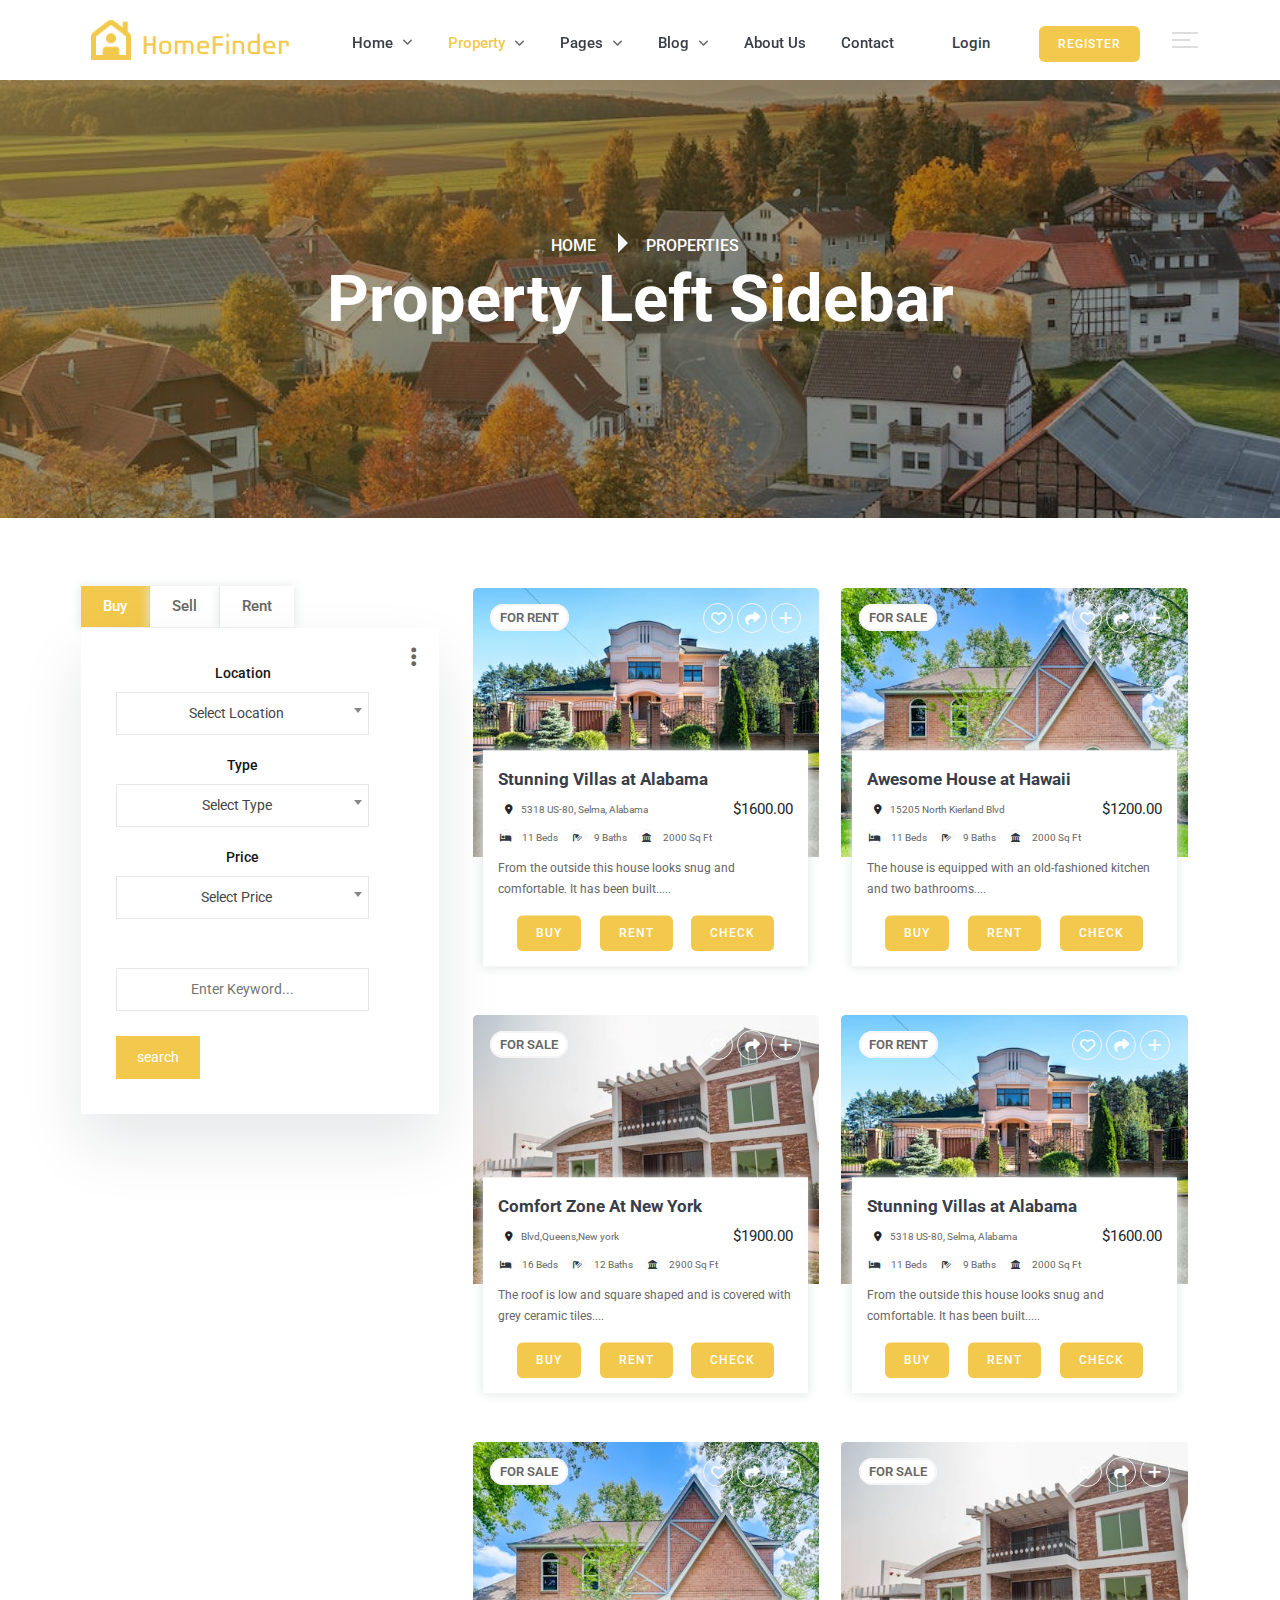
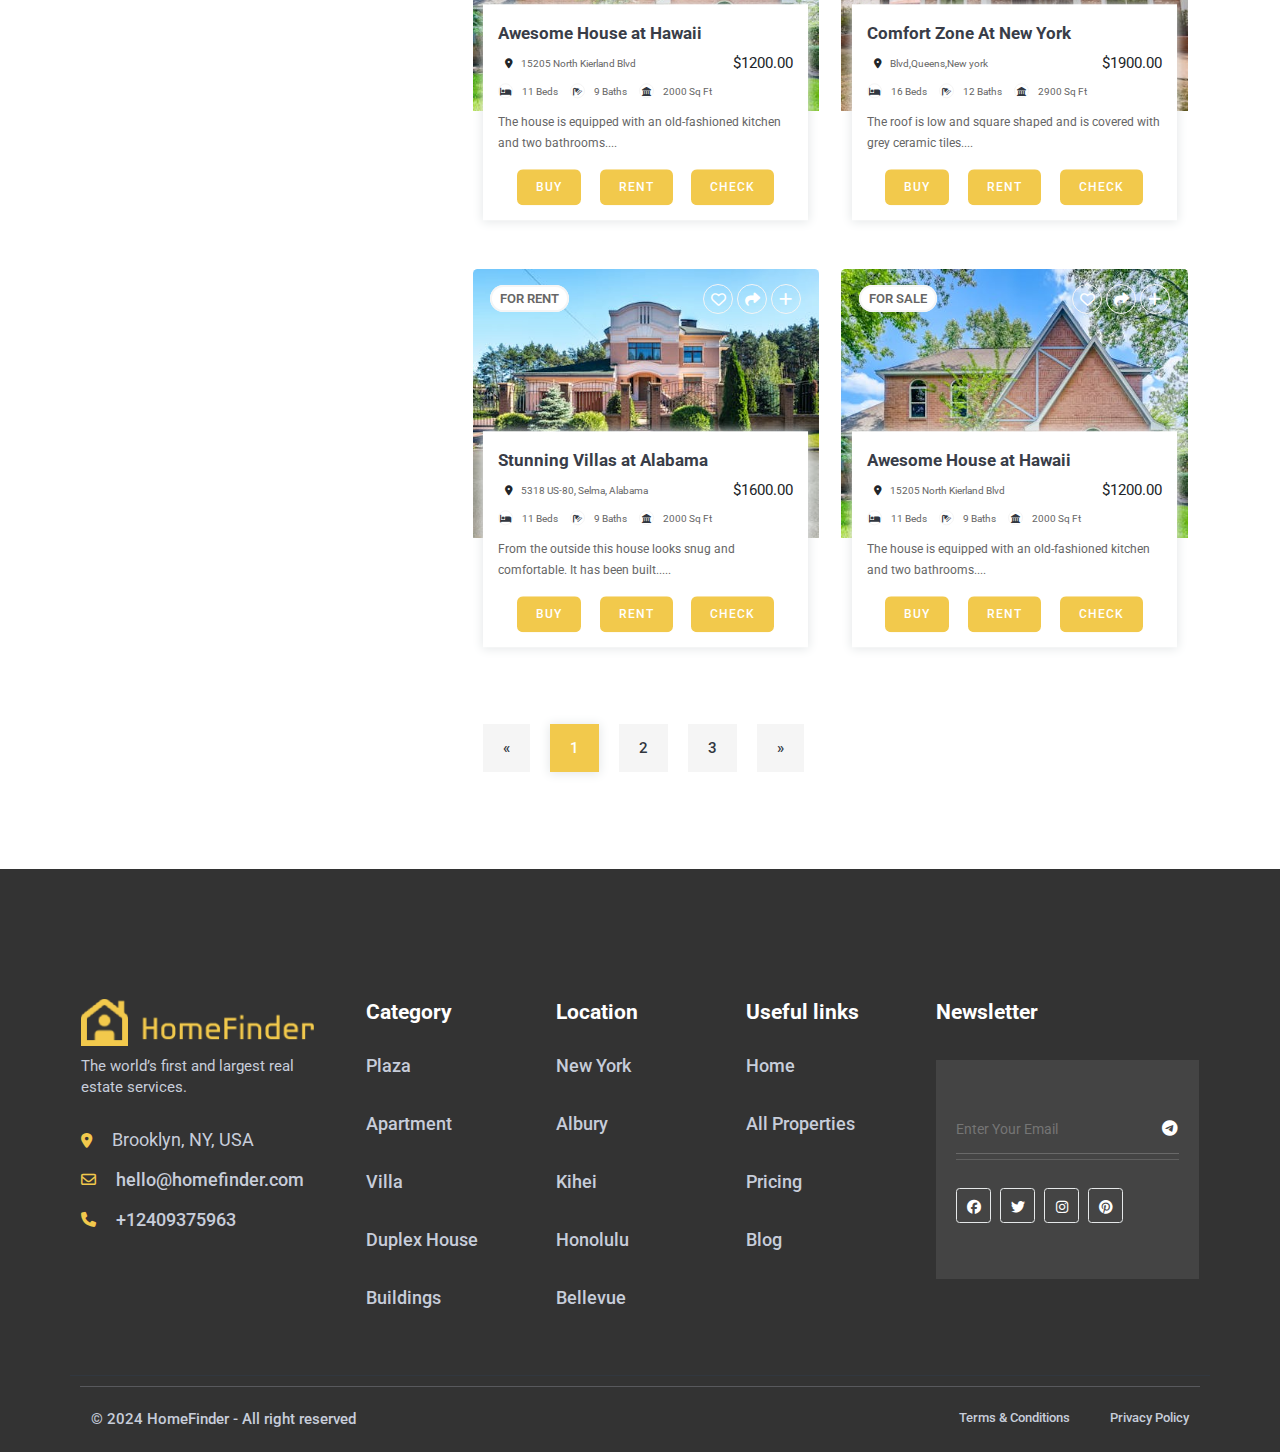
<file: property-left-sidebar.html>
<!DOCTYPE html>
<html dir="ltr" lang="en">

 
<head>
    <meta name="viewport" content="width=device-width,initial-scale=1.0">
    <meta charset="utf-8">
    <meta name="description" content="HomeFinder">
    <meta name="keywords"
        content="real estate,real estate license,commercial real estate,compass real estate,real estate school,allegheny county real estate,real estate attorney,real estate agencies,australia real estate,agency real estate,real estate crowdfunding,digital real estate,real estate for sale,real estate finance,florida real estate">
    <meta name="author" content="TBS">

    <title>HomeFinder - Real Estate & Property HTML5 Template</title>

    <!-- FAVICON -->
    <link rel="icon" type="image/png" href="images/logo/favicon.png">
    <!-- GOOGLE FONTS -->
    <link rel="preconnect" href="https://fonts.googleapis.com/">
    <link rel="preconnect" href="https://fonts.gstatic.com/" crossorigin>
    <link rel="stylesheet"
        href="https://fonts.googleapis.com/css2?family=Roboto:wght@400;500;700&amp;family=Teko:wght@400;500;600;700&amp;display=swap">
    <!-- AOS CSS -->
    <link rel="stylesheet" href="css/aos.min.css">
    <!-- SELECT 2 CSS -->
    <link rel="stylesheet" href="css/select2.min.css">
    <!-- MAGNIFIC POPUP CSS -->
    <link rel="stylesheet" href="css/magnific-popup.css">
    <!-- FONTAWESOME CSS -->
    <link rel="stylesheet" href="css/all.min.css">
    <link rel="stylesheet" href="css/fontawesome.min.css">
    <!-- SLICK CSS -->
    <link rel="stylesheet" href="css/slick.css">
    <!-- BOOTSTRAP CSS -->
    <link rel="stylesheet" href="css/bootstrap.min.css">
    <!-- MAIN CSS -->
    <link rel="stylesheet" href="css/style.css">
</head>

<body>

    <!--=============================
    START HEADER SECTION
    ==============================-->
    <header>
        <nav class="navbar navbar-expand-lg main_menu">
            <div class="container container_large">
                <a class="navbar-brand" href="index.html">
                    <img src="images/logo/logo.png" alt="HomeFinder" class="img-fluid">
                </a> 
                <button class="navbar-toggle" type="button" id="navbarToggleBtn" data-bs-toggle="collapse" data-bs-target="#navbarNav"
                        aria-controls="navbarNav" aria-expanded="false" aria-label="Toggle navigation">
                    <i class="fas fa-bars bar_icon"></i> 
                    <i class="fa-solid fa-xmark close_icon"></i>
                </button>

                <div class="collapse navbar-collapse" id="navbarNav">
                    <ul class="navbar-nav  m-auto">
                        <li class="nav-item">
                            <a class="nav-link" href="#">Home <i class="fa-solid fa-angle-down fa-sm"></i> </a>
                            <ul class="dropdown_menu">
                                <li><a href="index.html">home style one</a></li>
                                <li><a href="index-2.html">home style two</a></li>
                            </ul>
                        </li>
                        <li class="nav-item">
                            <a class="nav-link active" href="#">Property <i class="fa-solid fa-angle-down"></i> </a>
                            <ul class="dropdown_menu">
                                <li><a href="properties.html">Properties</a></li>
                                <li><a href="property-grid-view.html">Property grid view</a></li>
                                <li><a href="property-list-view.html">Property list view</a></li>
                                <li><a class="active" href="property-left-sidebar.html">Property left sidebar</a></li>
                                <li><a href="property-right-sidebar.html">Property right sidebar</a></li>
                                <li><a href="property-details.html">Property details</a></li>
                            </ul>
                        </li>
                        <li class="nav-item">
                            <a class="nav-link" href="#">pages <i class="fa-solid fa-angle-down"></i> </a>
                            <ul class="dropdown_menu">
                                <li><a href="blog.html">Blog</a></li>
                                <li><a href="blog-details.html">Blog details</a></li>
                                <li><a href="pricing.html">Pricing plan</a></li>
                                <li><a href="faq.html">FAQ's</a></li>
                                <li><a href="team-member.html">Team</a></li>
                            </ul>
                        </li>
                        <li class="nav-item">
                            <a class="nav-link" href="#">Blog <i class="fa-solid fa-angle-down"></i> </a>
                            <ul class="dropdown_menu">
                                <li><a href="blog.html">blog</a></li>
                                <li><a href="blog-details.html">blog details</a></li>
                            </ul>
                        </li>
                        <li class="nav-item">
                            <a class="nav-link" href="about.html">About us</a>
                        </li>
                        <li class="nav-item">
                            <a class="nav-link" href="contact.html">contact</a>
                        </li>
                    </ul>
                    <ul class="menu_right d-flex align-items-center">
                        <li class="menu_btn">
                            <a href="#">Login</a>
                        </li>
                        <li class="menu_btn">
                            <a class="theme-btn" href="#">Register</a>
                        </li>
                        <li>
                            <div class="toggle_bar" data-bs-toggle="offcanvas" data-bs-target="#offcanvasRight"
                                aria-controls="offcanvasRight">
                                <span class="toggle_bar_1"></span>
                                <span class="toggle_bar_2"></span>
                                <span class="toggle_bar_1"></span>
                            </div>
                        </li>
                    </ul>
                </div>
            </div>
        </nav>

        <div class="menu_offcanvas offcanvas offcanvas-end" tabindex="-1" id="offcanvasRight">
            <button type="button" class="btn-close" data-bs-dismiss="offcanvas" aria-label="Close"><i
                    class="fa-solid fa-xmark"></i></button>
            <div class="offcanvas-body">
                <a class="offcanvas_logo" href="index.html">
                    <img src="images/logo/logo.png" alt="HomeFinder" class="img-fluid">
                </a>
                <p class="offcanvas_description">Real Estate is a well-established and reputable real estate company
                    that specializes in buying, selling, and leasing residential and commercial properties. With a
                    dedicated team of experienced real estate professionals, the company is committed to providing
                    excellent service to clients looking to navigate the dynamic real estate market.</p>
                <!-- offcanvas blog of top properties -->
                <div class="offcanvas_blog">
                    <h3>Top Properties</h3>
                    <ul>
                        <li>
                            <div class="img">
                                <img src="images/blog/recent-img-1.jpg" alt="blog" class="img-fluid w-100">
                            </div>
                            <div class="text">
                                <p><i class="fa-regular fa-calendar"></i> 14 November 2023</p>
                                <a class="title" href="blog-details.html">Mindblowing Home at Indiana</a>
                            </div>
                        </li>
                        <li>
                            <div class="img">
                                <img src="images/blog/recent-img-2.jpg" alt="blog" class="img-fluid w-100">
                            </div>
                            <div class="text">
                                <p><i class="fa-regular fa-calendar"></i> 15 January 2024</p>
                                <a class="title" href="blog-details.html">Awesome Plaza in Alabama</a>
                            </div>
                        </li>
                        <li>
                            <div class="img">
                                <img src="images/blog/recent-img-3.jpg" alt="blog" class="img-fluid w-100">
                            </div>
                            <div class="text">
                                <p><i class="fa-regular fa-calendar"></i> 25 February 2024</p>
                                <a class="title" href="blog-details.html">House In Los Washington</a>
                            </div>
                        </li>
                        <li>
                            <div class="img">
                                <img src="images/blog/recent-img.jpg" alt="blog" class="img-fluid w-100">
                            </div>
                            <div class="text">
                                <p><i class="fa-regular fa-calendar"></i> 29 February 2024</p>
                                <a class="title" href="blog-details.html">Luxury Apartment in NEw York</a>
                            </div>
                        </li>
                    </ul>
                </div>
                <!-- offcanvas contact -->
                <div class="offcanvas_contact">
                    <h4>Connected with us</h4>
                    <a class="call" href="callto:40276328246">+12409375963</a>
                    <a class="address" href="https://maps.app.goo.gl/tMcjy5Rk6jycxEEu6">Brooklyn, NY, USA</a>
                    <a class="mail" href="mailto:homefinder@gmail.com">homefinder@gmail.com</a>
                    <ul class="d-flex flex-wrap">
                        <li><a class="facebook" href="#"><i class="fab fa-facebook-f"></i></a></li>
                        <li><a class="twitter" href="#"><i class="fab fa-twitter"></i></a></li>
                        <li><a class="linkedin" href="#"><i class="fab fa-linkedin-in"></i></a></li>
                        <li><a class="youtube" href="#"><i class="fab fa-youtube"></i></a></li>
                    </ul>
                </div>
            </div>
        </div>
    </header>
    <!--=============================
    END HEADER SECTION   
    ==============================-->


    <!-- =================
    PAGE HEADER SECTION START
    =================== -->
    <div class="page-breadcrumb-area page-bg" style="background-image: url('images/section-bg/breadcumb-bg.png')">
        <div class="page-overlay"></div>
        <div class="container">
            <div class="row">
                <div class="col-md-12">
                    <div class="breadcrumb-wrapper">
                        <div class="breadcrumb-list">
                            <ul>
                                <li><a href="index.html">Home</a></li>
                                <li><a href="#">Properties</a></li>
                            </ul>
                        </div>
                        <div class="page-heading">
                            <h3 class="page-title">Property Left Sidebar</h3>
                        </div>
                    </div>
                </div>
            </div>
        </div>
    </div>
    <!-- =================
    END PAGE HEADER SECTION
    =================== -->

    <!-- =================
     START LEFT SIDEBAR PROPERTY SECTION
    =================== -->
    <div class="left-sidebar-property">
        <div class="container">
            <div class="row">

                <!-- =================
             START SEARCH SECTION
            =================== -->
                <div class="col-12 col-md-5 col-lg-4">
                    <div class="search-bar-left mb-5" data-aos="fade-up" data-aos-duration="1500">
                        <!-- tab list -->
                        <ul class="nav nav-pills" id="pills-tab" role="tablist">
                            <li class="nav-item" role="presentation">
                                <button class="nav-link active" id="pills-buy-tab" data-bs-toggle="pill"
                                    data-bs-target="#pills-buy" type="button" role="tab" aria-controls="pills-buy"
                                    aria-selected="true">Buy</button>
                            </li>
                            <li class="nav-item" role="presentation">
                                <button class="nav-link" id="pills-sell-tab" data-bs-toggle="pill"
                                    data-bs-target="#pills-sell" type="button" role="tab" aria-controls="pills-sell"
                                    aria-selected="false">Sell</button>
                            </li>
                            <li class="nav-item" role="presentation">
                                <button class="nav-link" id="pills-rent-tab" data-bs-toggle="pill"
                                    data-bs-target="#pills-rent" type="button" role="tab" aria-controls="pills-rent"
                                    aria-selected="false">Rent</button>
                            </li>
                        </ul>
                        <!-- tab content -->
                        <div class="tab-content" id="pills-tabContent">
                            <div class="tab-pane fade show active" id="pills-buy" role="tabpanel"
                                aria-labelledby="pills-buy-tab" tabindex="0">
                                <form action="#">
                                    <ul class="d-flex flex-wrap">
                                        <li>
                                            <label>Location</label>
                                            <select class="select_2" name="state">
                                                <option value="">Select Location</option>
                                                <option value="">Japan</option>
                                                <option value="">Korea</option>
                                                <option value="">Thailan</option>
                                                <option value="">Singapore</option>
                                                <option value="">Garmany</option>
                                            </select>
                                        </li>
                                        <li>
                                            <label>Type</label>
                                            <select class="select_2" name="state">
                                                <option value="">Select Type</option>
                                                <option value="">Appartment</option>
                                                <option value="">House</option>
                                                <option value="">Villa</option>
                                                <option value="">Office</option>
                                                <option value="">Factory</option>
                                            </select>
                                        </li>
                                        <li>
                                            <label>Price</label>
                                            <select class="select_2" name="state">
                                                <option value="">Select Price</option>
                                                <option value="">$1000 to $5000</option>
                                                <option value="">$6000 to $10000</option>
                                                <option value="">$11000 to $15000</option>
                                                <option value="">$16000 to $20000</option>
                                            </select>
                                        </li>
                                        <li>
                                            <input type="text" placeholder="Enter Keyword...">
                                        </li>
                                    </ul>
                                    <button class=" theme-btn-one" type="submit">search</button>
                                    <div class="adv_search_icon adv_search_icon_1"><i
                                            class="fa-solid fa-ellipsis-vertical"></i>
                                    </div>
                                    <div class="adv_search_area">
                                        <div class="adv_search_close adv_search_close_1">
                                            <i class="fa-solid fa-xmark"></i>
                                        </div>
                                        <h3>aminities</h3>
                                        <div class="row">
                                            <div class="col-6">
                                                <div class="form-check">
                                                    <input class="form-check-input" type="checkbox" value=""
                                                        id="flexCheckDefault">
                                                    <label class="form-check-label" for="flexCheckDefault">
                                                        Air Conditioning
                                                    </label>
                                                </div>
                                            </div>
                                            <div class="col-6">
                                                <div class="form-check">
                                                    <input class="form-check-input" type="checkbox" value=""
                                                        id="flexCheckDefault2">
                                                    <label class="form-check-label" for="flexCheckDefault2">
                                                        Barbeque
                                                    </label>
                                                </div>
                                            </div>
                                            <div class="col-6">
                                                <div class="form-check">
                                                    <input class="form-check-input" type="checkbox" value=""
                                                        id="flexCheckDefault3">
                                                    <label class="form-check-label" for="flexCheckDefault3">
                                                        Dryer
                                                    </label>
                                                </div>
                                            </div>
                                            <div class="col-6">
                                                <div class="form-check">
                                                    <input class="form-check-input" type="checkbox" value=""
                                                        id="flexCheckDefault4">
                                                    <label class="form-check-label" for="flexCheckDefault4">
                                                        gym
                                                    </label>
                                                </div>
                                            </div>
                                            <div class="col-6">
                                                <div class="form-check">
                                                    <input class="form-check-input" type="checkbox" value=""
                                                        id="flexCheckDefault5">
                                                    <label class="form-check-label" for="flexCheckDefault5">
                                                        laundry
                                                    </label>
                                                </div>
                                            </div>
                                            <div class="col-6">
                                                <div class="form-check">
                                                    <input class="form-check-input" type="checkbox" value=""
                                                        id="flexCheckDefault6">
                                                    <label class="form-check-label" for="flexCheckDefault6">
                                                        Lawn
                                                    </label>
                                                </div>
                                            </div>
                                            <div class="col-6">
                                                <div class="form-check">
                                                    <input class="form-check-input" type="checkbox" value=""
                                                        id="flexCheckDefault7">
                                                    <label class="form-check-label" for="flexCheckDefault7">
                                                        Microwave
                                                    </label>
                                                </div>
                                            </div>
                                            <div class="col-6">
                                                <div class="form-check">
                                                    <input class="form-check-input" type="checkbox" value=""
                                                        id="flexCheckDefault12">
                                                    <label class="form-check-label" for="flexCheckDefault12">
                                                        Outdoor Shower
                                                    </label>
                                                </div>
                                            </div>
                                            <div class="col-6">
                                                <div class="form-check">
                                                    <input class="form-check-input" type="checkbox" value=""
                                                        id="flexCheckDefault8">
                                                    <label class="form-check-label" for="flexCheckDefault8">
                                                        Refrigerator
                                                    </label>
                                                </div>
                                            </div>
                                            <div class="col-6">
                                                <div class="form-check">
                                                    <input class="form-check-input" type="checkbox" value=""
                                                        id="flexCheckDefault9">
                                                    <label class="form-check-label" for="flexCheckDefault9">
                                                        Sauna
                                                    </label>
                                                </div>
                                            </div>
                                            <div class="col-6">
                                                <div class="form-check">
                                                    <input class="form-check-input" type="checkbox" value=""
                                                        id="flexCheckDefault10">
                                                    <label class="form-check-label" for="flexCheckDefault10">
                                                        Swimming Pool
                                                    </label>
                                                </div>
                                            </div>
                                            <div class="col-6">
                                                <div class="form-check">
                                                    <input class="form-check-input" type="checkbox" value=""
                                                        id="flexCheckDefault11">
                                                    <label class="form-check-label" for="flexCheckDefault11">
                                                        TV Cable
                                                    </label>
                                                </div>
                                            </div>
                                        </div>
                                        <div class="row  mt-3">
                                            <div class="col-6 mt-3">
                                                <select class="select_2" name="state">
                                                    <option value="">Bedroom</option>
                                                    <option value="">01</option>
                                                    <option value="">02</option>
                                                    <option value="">03</option>
                                                    <option value="">04</option>
                                                    <option value="">05</option>
                                                </select>
                                            </div>
                                            <div class="col-6 mt-3">
                                                <select class="select_2" name="state">
                                                    <option value="">Barthroom</option>
                                                    <option value="">01</option>
                                                    <option value="">02</option>
                                                    <option value="">03</option>
                                                    <option value="">04</option>
                                                    <option value="">05</option>
                                                </select>
                                            </div>
                                            <div class="col-6 mt-3">
                                                <select class="select_2" name="state">
                                                    <option value="">Built Year</option>
                                                    <option value="">2015</option>
                                                    <option value="">2016</option>
                                                    <option value="">2017</option>
                                                    <option value="">2018</option>
                                                    <option value="">2019</option>
                                                    <option value="">2020</option>
                                                    <option value="">2021</option>
                                                    <option value="">2022</option>
                                                    <option value="">2024</option>
                                                    <option value="">2024</option>
                                                </select>
                                            </div>
                                            <div class="col-6 mt-3">
                                                <select class="select_2" name="state">
                                                    <option value="">built-up Area</option>
                                                    <option value="">Adana</option>
                                                    <option value="">Ankara</option>
                                                    <option value="">Antalya</option>
                                                    <option value="">Bursa</option>
                                                    <option value="">Bodrum</option>
                                                    <option value="">Gaziantep</option>
                                                    <option value="">İstanbul</option>
                                                </select>
                                            </div>
                                        </div>
                                    </div>
                                </form>
                            </div>
                            <div class="tab-pane fade" id="pills-sell" role="tabpanel" aria-labelledby="pills-sell-tab"
                                tabindex="0">
                                <form action="#">
                                    <ul class="d-flex flex-wrap">
                                        <li>
                                            <label>Location</label>
                                            <select class="select_2" name="state">
                                                <option value="">Select Location</option>
                                                <option value="">Japan</option>
                                                <option value="">Korea</option>
                                                <option value="">Thailan</option>
                                                <option value="">Singapore</option>
                                                <option value="">Garmany</option>
                                            </select>
                                        </li>
                                        <li>
                                            <label>Type</label>
                                            <select class="select_2" name="state">
                                                <option value="">Select Type</option>
                                                <option value="">Appartment</option>
                                                <option value="">House</option>
                                                <option value="">Villa</option>
                                                <option value="">Office</option>
                                                <option value="">Factory</option>
                                            </select>
                                        </li>
                                        <li>
                                            <label>Price</label>
                                            <select class="select_2" name="state">
                                                <option value="">Select Price</option>
                                                <option value="">$1000 to $5000</option>
                                                <option value="">$6000 to $10000</option>
                                                <option value="">$11000 to $15000</option>
                                                <option value="">$16000 to $20000</option>
                                            </select>
                                        </li>
                                        <li>
                                            <input type="text" placeholder="Enter Keyword...">
                                        </li>
                                    </ul>
                                    <button class=" theme-btn-one" type="submit">search</button>
                                    <div class="adv_search_icon adv_search_icon_1"><i
                                            class="fa-solid fa-ellipsis-vertical"></i>
                                    </div>
                                    <div class="adv_search_area">
                                        <div class="adv_search_close adv_search_close_2">
                                            <i class="fa-solid fa-xmark"></i>
                                        </div>
                                        <h3>aminities</h3>
                                        <div class="row">
                                            <div class="col-6">
                                                <div class="form-check">
                                                    <input class="form-check-input" type="checkbox" value=""
                                                        id="flexCheckDefault20">
                                                    <label class="form-check-label" for="flexCheckDefault20">
                                                        Air Conditioning
                                                    </label>
                                                </div>
                                            </div>
                                            <div class="col-6">
                                                <div class="form-check">
                                                    <input class="form-check-input" type="checkbox" value=""
                                                        id="flexCheckDefault21">
                                                    <label class="form-check-label" for="flexCheckDefault21">
                                                        Barbeque
                                                    </label>
                                                </div>
                                            </div>
                                            <div class="col-6">
                                                <div class="form-check">
                                                    <input class="form-check-input" type="checkbox" value=""
                                                        id="flexCheckDefault22">
                                                    <label class="form-check-label" for="flexCheckDefault22">
                                                        Dryer
                                                    </label>
                                                </div>
                                            </div>
                                            <div class="col-6">
                                                <div class="form-check">
                                                    <input class="form-check-input" type="checkbox" value=""
                                                        id="flexCheckDefault23">
                                                    <label class="form-check-label" for="flexCheckDefault23">
                                                        gym
                                                    </label>
                                                </div>
                                            </div>
                                            <div class="col-6">
                                                <div class="form-check">
                                                    <input class="form-check-input" type="checkbox" value=""
                                                        id="flexCheckDefault24">
                                                    <label class="form-check-label" for="flexCheckDefault24">
                                                        laundry
                                                    </label>
                                                </div>
                                            </div>
                                            <div class="col-6">
                                                <div class="form-check">
                                                    <input class="form-check-input" type="checkbox" value=""
                                                        id="flexCheckDefault25">
                                                    <label class="form-check-label" for="flexCheckDefault25">
                                                        Lawn
                                                    </label>
                                                </div>
                                            </div>
                                            <div class="col-6">
                                                <div class="form-check">
                                                    <input class="form-check-input" type="checkbox" value=""
                                                        id="flexCheckDefault26">
                                                    <label class="form-check-label" for="flexCheckDefault26">
                                                        Microwave
                                                    </label>
                                                </div>
                                            </div>
                                            <div class="col-6">
                                                <div class="form-check">
                                                    <input class="form-check-input" type="checkbox" value=""
                                                        id="flexCheckDefault27">
                                                    <label class="form-check-label" for="flexCheckDefault27">
                                                        Outdoor Shower
                                                    </label>
                                                </div>
                                            </div>
                                            <div class="col-6">
                                                <div class="form-check">
                                                    <input class="form-check-input" type="checkbox" value=""
                                                        id="flexCheckDefault28">
                                                    <label class="form-check-label" for="flexCheckDefault28">
                                                        Refrigerator
                                                    </label>
                                                </div>
                                            </div>
                                            <div class="col-6">
                                                <div class="form-check">
                                                    <input class="form-check-input" type="checkbox" value=""
                                                        id="flexCheckDefault29">
                                                    <label class="form-check-label" for="flexCheckDefault29">
                                                        Sauna
                                                    </label>
                                                </div>
                                            </div>
                                            <div class="col-6">
                                                <div class="form-check">
                                                    <input class="form-check-input" type="checkbox" value=""
                                                        id="flexCheckDefault30">
                                                    <label class="form-check-label" for="flexCheckDefault30">
                                                        Swimming Pool
                                                    </label>
                                                </div>
                                            </div>
                                            <div class="col-6">
                                                <div class="form-check">
                                                    <input class="form-check-input" type="checkbox" value=""
                                                        id="flexCheckDefault31">
                                                    <label class="form-check-label" for="flexCheckDefault31">
                                                        TV Cable
                                                    </label>
                                                </div>
                                            </div>
                                        </div>
                                        <div class="row  mt-3">
                                            <div class="col-6 mt-3">
                                                <select class="select_2" name="state">
                                                    <option value="">Bedroom</option>
                                                    <option value="">01</option>
                                                    <option value="">02</option>
                                                    <option value="">03</option>
                                                    <option value="">04</option>
                                                    <option value="">05</option>
                                                </select>
                                            </div>
                                            <div class="col-6 mt-3">
                                                <select class="select_2" name="state">
                                                    <option value="">Barthroom</option>
                                                    <option value="">01</option>
                                                    <option value="">02</option>
                                                    <option value="">03</option>
                                                    <option value="">04</option>
                                                    <option value="">05</option>
                                                </select>
                                            </div>
                                            <div class="col-6 mt-3">
                                                <select class="select_2" name="state">
                                                    <option value="">Built Year</option>
                                                    <option value="">2015</option>
                                                    <option value="">2016</option>
                                                    <option value="">2017</option>
                                                    <option value="">2018</option>
                                                    <option value="">2019</option>
                                                    <option value="">2020</option>
                                                    <option value="">2021</option>
                                                    <option value="">2022</option>
                                                    <option value="">2024</option>
                                                    <option value="">2024</option>
                                                </select>
                                            </div>
                                            <div class="col-6 mt-3">
                                                <select class="select_2" name="state">
                                                    <option value="">built-up Area</option>
                                                    <option value="">Adana</option>
                                                    <option value="">Ankara</option>
                                                    <option value="">Antalya</option>
                                                    <option value="">Bursa</option>
                                                    <option value="">Bodrum</option>
                                                    <option value="">Gaziantep</option>
                                                    <option value="">İstanbul</option>
                                                </select>
                                            </div>
                                        </div>
                                    </div>
                                </form>
                            </div>
                            <div class="tab-pane fade" id="pills-rent" role="tabpanel" aria-labelledby="pills-rent-tab"
                                tabindex="0">
                                <form action="#">
                                    <ul class="d-flex flex-wrap">
                                        <li>
                                            <label>Location</label>
                                            <select class="select_2" name="state">
                                                <option value="">Select Location</option>
                                                <option value="">Japan</option>
                                                <option value="">Korea</option>
                                                <option value="">Thailan</option>
                                                <option value="">Singapore</option>
                                                <option value="">Garmany</option>
                                            </select>
                                        </li>
                                        <li>
                                            <label>Type</label>
                                            <select class="select_2" name="state">
                                                <option value="">Select Type</option>
                                                <option value="">Appartment</option>
                                                <option value="">House</option>
                                                <option value="">Villa</option>
                                                <option value="">Office</option>
                                                <option value="">Factory</option>
                                            </select>
                                        </li>
                                        <li>
                                            <label>Price</label>
                                            <select class="select_2" name="state">
                                                <option value="">Select Price</option>
                                                <option value="">$1000 to $5000</option>
                                                <option value="">$6000 to $10000</option>
                                                <option value="">$11000 to $15000</option>
                                                <option value="">$16000 to $20000</option>
                                            </select>
                                        </li>
                                        <li>
                                            <input type="text" placeholder="Enter Keyword...">
                                        </li>
                                    </ul>
                                    <button class=" theme-btn-one" type="submit">search</button>
                                    <div class="adv_search_icon adv_search_icon_1"><i
                                            class="fa-solid fa-ellipsis-vertical"></i>
                                    </div>
                                    <div class="adv_search_area">
                                        <div class="adv_search_close adv_search_close_3">
                                            <i class="fa-solid fa-xmark"></i>
                                        </div>
                                        <h3>aminities</h3>
                                        <div class="row">
                                            <div class="col-6">
                                                <div class="form-check">
                                                    <input class="form-check-input" type="checkbox" value=""
                                                        id="flexCheckDefault40">
                                                    <label class="form-check-label" for="flexCheckDefault40">
                                                        Air Conditioning
                                                    </label>
                                                </div>
                                            </div>
                                            <div class="col-6">
                                                <div class="form-check">
                                                    <input class="form-check-input" type="checkbox" value=""
                                                        id="flexCheckDefault41">
                                                    <label class="form-check-label" for="flexCheckDefault41">
                                                        Barbeque
                                                    </label>
                                                </div>
                                            </div>
                                            <div class="col-6">
                                                <div class="form-check">
                                                    <input class="form-check-input" type="checkbox" value=""
                                                        id="flexCheckDefault42">
                                                    <label class="form-check-label" for="flexCheckDefault42">
                                                        Dryer
                                                    </label>
                                                </div>
                                            </div>
                                            <div class="col-6">
                                                <div class="form-check">
                                                    <input class="form-check-input" type="checkbox" value=""
                                                        id="flexCheckDefault43">
                                                    <label class="form-check-label" for="flexCheckDefault43">
                                                        gym
                                                    </label>
                                                </div>
                                            </div>
                                            <div class="col-6">
                                                <div class="form-check">
                                                    <input class="form-check-input" type="checkbox" value=""
                                                        id="flexCheckDefault44">
                                                    <label class="form-check-label" for="flexCheckDefault44">
                                                        laundry
                                                    </label>
                                                </div>
                                            </div>
                                            <div class="col-6">
                                                <div class="form-check">
                                                    <input class="form-check-input" type="checkbox" value=""
                                                        id="flexCheckDefault45">
                                                    <label class="form-check-label" for="flexCheckDefault45">
                                                        Lawn
                                                    </label>
                                                </div>
                                            </div>
                                            <div class="col-6">
                                                <div class="form-check">
                                                    <input class="form-check-input" type="checkbox" value=""
                                                        id="flexCheckDefault46">
                                                    <label class="form-check-label" for="flexCheckDefault46">
                                                        Microwave
                                                    </label>
                                                </div>
                                            </div>
                                            <div class="col-6">
                                                <div class="form-check">
                                                    <input class="form-check-input" type="checkbox" value=""
                                                        id="flexCheckDefault47">
                                                    <label class="form-check-label" for="flexCheckDefault47">
                                                        Outdoor Shower
                                                    </label>
                                                </div>
                                            </div>
                                            <div class="col-6">
                                                <div class="form-check">
                                                    <input class="form-check-input" type="checkbox" value=""
                                                        id="flexCheckDefault48">
                                                    <label class="form-check-label" for="flexCheckDefault48">
                                                        Refrigerator
                                                    </label>
                                                </div>
                                            </div>
                                            <div class="col-6">
                                                <div class="form-check">
                                                    <input class="form-check-input" type="checkbox" value=""
                                                        id="flexCheckDefault49">
                                                    <label class="form-check-label" for="flexCheckDefault49">
                                                        Sauna
                                                    </label>
                                                </div>
                                            </div>
                                            <div class="col-6">
                                                <div class="form-check">
                                                    <input class="form-check-input" type="checkbox" value=""
                                                        id="flexCheckDefault50">
                                                    <label class="form-check-label" for="flexCheckDefault50">
                                                        Swimming Pool
                                                    </label>
                                                </div>
                                            </div>
                                            <div class="col-6">
                                                <div class="form-check">
                                                    <input class="form-check-input" type="checkbox" value=""
                                                        id="flexCheckDefault51">
                                                    <label class="form-check-label" for="flexCheckDefault51">
                                                        TV Cable
                                                    </label>
                                                </div>
                                            </div>
                                        </div>
                                        <div class="row  mt-3">
                                            <div class="col-6 mt-3">
                                                <select class="select_2" name="state">
                                                    <option value="">Bedroom</option>
                                                    <option value="">01</option>
                                                    <option value="">02</option>
                                                    <option value="">03</option>
                                                    <option value="">04</option>
                                                    <option value="">05</option>
                                                </select>
                                            </div>
                                            <div class="col-6 mt-3">
                                                <select class="select_2" name="state">
                                                    <option value="">Barthroom</option>
                                                    <option value="">01</option>
                                                    <option value="">02</option>
                                                    <option value="">03</option>
                                                    <option value="">04</option>
                                                    <option value="">05</option>
                                                </select>
                                            </div>
                                            <div class="col-6 mt-3">
                                                <select class="select_2" name="state">
                                                    <option value="">Built Year</option>
                                                    <option value="">2015</option>
                                                    <option value="">2016</option>
                                                    <option value="">2017</option>
                                                    <option value="">2018</option>
                                                    <option value="">2019</option>
                                                    <option value="">2020</option>
                                                    <option value="">2021</option>
                                                    <option value="">2022</option>
                                                    <option value="">2024</option>
                                                    <option value="">2024</option>
                                                </select>
                                            </div>
                                            <div class="col-6 mt-3">
                                                <select class="select_2" name="state">
                                                    <option value="">built-up Area</option>
                                                    <option value="">Adana</option>
                                                    <option value="">Ankara</option>
                                                    <option value="">Antalya</option>
                                                    <option value="">Bursa</option>
                                                    <option value="">Bodrum</option>
                                                    <option value="">Gaziantep</option>
                                                    <option value="">İstanbul</option>
                                                </select>
                                            </div>
                                        </div>
                                    </div>
                                </form>
                            </div>
                        </div>
                    </div>
                </div>
                <!-- =================
              END SEARCH SECTION
            =================== -->

                <!-- =================
             START PROPERTIES SECTION
            =================== -->
                <div class="col-12 col-md-7 col-lg-8">
                    <div class="properties">
                        <div class="container">
                            <!-- card row -->
                            <div class="row row-cols-1 row-cols-lg-2">
                                <!-- card-1 -->
                                <div class="col">
                                    <div class="card-wrapper style-two mb-2">
                                        <div class="card">
                                            <!-- Property image -->
                                            <img src="images/properties/properties1.jpg" class="card-img-top"
                                                alt="property image">
                                            <div class="card-action">
                                                <!-- Property status button  -->
                                                <div class="theme-button style-one">
                                                    <a href="#" class=""> FOR RENT </a>
                                                </div>
                                                <!-- Favorite share and add list -->
                                                <div class="wishlist">
                                                    <i class="fa-regular fa-heart"></i>
                                                    <i class="fa-solid fa-share"></i>
                                                    <i class="fa-solid fa-plus"></i>
                                                </div>
                                            </div>
                                            <div class="card-body">
                                                <h4 class="card-title">Stunning Villas at Alabama</h4>
                                                <!-- Location -->
                                                <div class="icon-box d-flex align-items-center justify-content-between">
                                                    <div class="icon-content">
                                                        <div class="location-icon"><i
                                                                class="fa-solid fa-location-dot mx-2"></i></div>
                                                        <div class="content"> 5318 US-80, Selma, Alabama</div>
                                                    </div>
                                                    <span>$1600.00</span>
                                                </div>
                                                <!-- Property details -->
                                                <div class="details">
                                                    <div class="details-row d-flex">
                                                        <div class="icon-content ">
                                                            <div class="icon"><i class="fa-solid fa-bed"></i></div>
                                                            <div class="content">11 Beds</div>
                                                        </div>
                                                        <div class="icon-content">
                                                            <div class="icon"><i class="fa-solid fa-shower"></i></div>
                                                            <div class="content">9 Baths</div>
                                                        </div>
                                                        <div class="icon-content">
                                                            <div class="icon"><i class="fa-solid fa-landmark"></i></div>
                                                            <div class="content">2000 Sq Ft</div>
                                                        </div>
                                                    </div>
                                                </div>
                                                <!-- Property descriptions -->
                                                <p class="card-text">
                                                    From the outside this house looks snug and comfortable. It has been
                                                    built.....
                                                </p>
                                                <!-- Buttons -->
                                                <div class="buttons d-flex align-items-center justify-content-evenly">
                                                    <div class="btn-wrapper">
                                                        <a href="#" class="theme-btn"> Buy </a>
                                                    </div>
                                                    <div class="btn-wrapper">
                                                        <a href="#" class="theme-btn"> Rent </a>
                                                    </div>
                                                    <div class="btn-wrapper">
                                                        <a href="#" class="theme-btn"> Check </a>
                                                    </div>
                                                </div>
                                            </div>
                                        </div>
                                    </div>
                                </div>
                                <!-- card-2 -->
                                <div class="col">
                                    <div class="card-wrapper style-two mb-2">
                                        <div class="card">
                                            <!-- Property Image -->
                                            <img src="images/properties/properties2.jpg" class="card-img-top"
                                                alt="property image">
                                            <div class="card-action">
                                                <!-- Property status button -->
                                                <div class="theme-button style-one">
                                                    <a href="#" class=""> FOR SALE </a>
                                                </div>
                                                <!-- Favorite share and add list -->
                                                <div class="wishlist">
                                                    <i class="fa-regular fa-heart"></i>
                                                    <i class="fa-solid fa-share"></i>
                                                    <i class="fa-solid fa-plus"></i>
                                                </div>
                                            </div>
                                            <div class="card-body">
                                                <h4 class="card-title">Awesome House at Hawaii</h4>
                                                <!-- Location -->
                                                <div class="icon-box d-flex align-items-center justify-content-between">
                                                    <div class="icon-content">
                                                        <div class="location-icon"><i
                                                                class="fa-solid fa-location-dot mx-2"></i></div>
                                                        <div class="content">15205 North Kierland Blvd</div>
                                                    </div>
                                                    <span>$1200.00</span>
                                                </div>
                                                <!-- Property details -->
                                                <div class="details">
                                                    <div class="details-row d-flex">
                                                        <div class="icon-content ">
                                                            <div class="icon"><i class="fa-solid fa-bed"></i></div>
                                                            <div class="content">11 Beds</div>
                                                        </div>
                                                        <div class="icon-content">
                                                            <div class="icon"><i class="fa-solid fa-shower"></i></div>
                                                            <div class="content">9 Baths</div>
                                                        </div>
                                                        <div class="icon-content">
                                                            <div class="icon"><i class="fa-solid fa-landmark"></i></div>
                                                            <div class="content">2000 Sq Ft</div>
                                                        </div>
                                                    </div>
                                                </div>
                                                <p class="card-text">
                                                    <!-- Property descriptions -->
                                                    The house is equipped with an old-fashioned kitchen and two
                                                    bathrooms....
                                                </p>
                                                <!-- Buttons -->
                                                <div class="buttons d-flex align-items-center justify-content-evenly">
                                                    <div class="btn-wrapper">
                                                        <a href="#" class="theme-btn"> Buy </a>
                                                    </div>
                                                    <div class="btn-wrapper">
                                                        <a href="#" class="theme-btn"> Rent </a>
                                                    </div>
                                                    <div class="btn-wrapper">
                                                        <a href="#" class="theme-btn"> Check </a>
                                                    </div>
                                                </div>
                                            </div>
                                        </div>
                                    </div>
                                </div>
                            </div>
                            <!-- card row -->
                            <div class="row row-cols-1 row-cols-lg-2">
                                <!-- card-1 -->
                                <div class="col">
                                    <div class="card-wrapper style-two my-2">
                                        <div class="card">
                                            <!-- Property Image -->
                                            <img src="images/properties/properties3.jpg" class="card-img-top"
                                                alt="property image">
                                            <div class="card-action">
                                                <!-- Property Status Button -->
                                                <div class="theme-button style-one">
                                                    <a href="#" class=""> FOR SALE </a>
                                                </div>
                                                <!-- Favorite share and add list -->
                                                <div class="wishlist">
                                                    <i class="fa-regular fa-heart"></i>
                                                    <i class="fa-solid fa-share"></i>
                                                    <i class="fa-solid fa-plus"></i>
                                                </div>
                                            </div>
                                            <div class="card-body">
                                                <h4 class="card-title">Comfort Zone At New York</h4>
                                                <!-- Location -->
                                                <div class="icon-box d-flex align-items-center justify-content-between">
                                                    <div class="icon-content">
                                                        <div class="location-icon"><i
                                                                class="fa-solid fa-location-dot mx-2"></i></div>
                                                        <div class="content">Blvd,Queens,New york</div>
                                                    </div>
                                                    <span>$1900.00</span>
                                                </div>
                                                <!-- Property details -->
                                                <div class="details">
                                                    <div class="details-row d-flex">
                                                        <div class="icon-content ">
                                                            <div class="icon"><i class="fa-solid fa-bed"></i></div>
                                                            <div class="content">16 Beds</div>
                                                        </div>
                                                        <div class="icon-content">
                                                            <div class="icon"><i class="fa-solid fa-shower"></i></div>
                                                            <div class="content">12 Baths</div>
                                                        </div>
                                                        <div class="icon-content">
                                                            <div class="icon"><i class="fa-solid fa-landmark"></i></div>
                                                            <div class="content">2900 Sq Ft</div>
                                                        </div>
                                                    </div>
                                                </div>
                                                <!-- Property descriptions -->
                                                <p class="card-text">The roof is low and square shaped and is covered
                                                    with grey ceramic tiles....
                                                </p>
                                                <!-- Buttons -->
                                                <div class="buttons d-flex align-items-center justify-content-evenly">
                                                    <div class="btn-wrapper">
                                                        <a href="#" class="theme-btn"> Buy </a>
                                                    </div>
                                                    <div class="btn-wrapper">
                                                        <a href="#" class="theme-btn"> Rent </a>
                                                    </div>
                                                    <div class="btn-wrapper">
                                                        <a href="#" class="theme-btn"> Check </a>
                                                    </div>
                                                </div>
                                            </div>
                                        </div>
                                    </div>
                                </div>
                                <!-- card-2 -->
                                <div class="col">
                                    <div class="card-wrapper style-two my-2">
                                        <div class="card">
                                            <!-- Property image -->
                                            <img src="images/properties/properties1.jpg" class="card-img-top"
                                                alt="property image">
                                            <div class="card-action">
                                                <!-- Property status button  -->
                                                <div class="theme-button style-one">
                                                    <a href="#" class=""> FOR RENT </a>
                                                </div>
                                                <!-- Favorite share and add list -->
                                                <div class="wishlist">
                                                    <i class="fa-regular fa-heart"></i>
                                                    <i class="fa-solid fa-share"></i>
                                                    <i class="fa-solid fa-plus"></i>
                                                </div>
                                            </div>
                                            <div class="card-body">
                                                <h4 class="card-title">Stunning Villas at Alabama</h4>
                                                <!-- Location -->
                                                <div class="icon-box d-flex align-items-center justify-content-between">
                                                    <div class="icon-content">
                                                        <div class="location-icon"><i
                                                                class="fa-solid fa-location-dot mx-2"></i></div>
                                                        <div class="content"> 5318 US-80, Selma, Alabama</div>
                                                    </div>
                                                    <span>$1600.00</span>
                                                </div>
                                                <!-- Property details -->
                                                <div class="details">
                                                    <div class="details-row d-flex">
                                                        <div class="icon-content ">
                                                            <div class="icon"><i class="fa-solid fa-bed"></i></div>
                                                            <div class="content">11 Beds</div>
                                                        </div>
                                                        <div class="icon-content">
                                                            <div class="icon"><i class="fa-solid fa-shower"></i></div>
                                                            <div class="content">9 Baths</div>
                                                        </div>
                                                        <div class="icon-content">
                                                            <div class="icon"><i class="fa-solid fa-landmark"></i></div>
                                                            <div class="content">2000 Sq Ft</div>
                                                        </div>
                                                    </div>
                                                </div>
                                                <!-- Property descriptions -->
                                                <p class="card-text">
                                                    From the outside this house looks snug and comfortable. It has been
                                                    built.....
                                                </p>
                                                <!-- Buttons -->
                                                <div class="buttons d-flex align-items-center justify-content-evenly">
                                                    <div class="btn-wrapper">
                                                        <a href="#" class="theme-btn"> Buy </a>
                                                    </div>
                                                    <div class="btn-wrapper">
                                                        <a href="#" class="theme-btn"> Rent </a>
                                                    </div>
                                                    <div class="btn-wrapper">
                                                        <a href="#" class="theme-btn"> Check </a>
                                                    </div>
                                                </div>
                                            </div>
                                        </div>
                                    </div>
                                </div>
                            </div>
                            <!-- card row -->
                            <div class="row row-cols-1 row-cols-lg-2">
                                <!-- card-1 -->
                                <div class="col">
                                    <div class="card-wrapper style-two my-2">
                                        <div class="card">
                                            <!-- Property Image -->
                                            <img src="images/properties/properties2.jpg" class="card-img-top"
                                                alt="property image">
                                            <div class="card-action">
                                                <!-- Property status button -->
                                                <div class="theme-button style-one">
                                                    <a href="#" class=""> FOR SALE </a>
                                                </div>
                                                <!-- Favorite share and add list -->
                                                <div class="wishlist">
                                                    <i class="fa-regular fa-heart"></i>
                                                    <i class="fa-solid fa-share"></i>
                                                    <i class="fa-solid fa-plus"></i>
                                                </div>
                                            </div>
                                            <div class="card-body">
                                                <h4 class="card-title">Awesome House at Hawaii</h4>
                                                <!-- Location -->
                                                <div class="icon-box d-flex align-items-center justify-content-between">
                                                    <div class="icon-content">
                                                        <div class="location-icon"><i
                                                                class="fa-solid fa-location-dot mx-2"></i></div>
                                                        <div class="content">15205 North Kierland Blvd</div>
                                                    </div>
                                                    <span>$1200.00</span>
                                                </div>
                                                <!-- Property details -->
                                                <div class="details">
                                                    <div class="details-row d-flex">
                                                        <div class="icon-content ">
                                                            <div class="icon"><i class="fa-solid fa-bed"></i></div>
                                                            <div class="content">11 Beds</div>
                                                        </div>
                                                        <div class="icon-content">
                                                            <div class="icon"><i class="fa-solid fa-shower"></i></div>
                                                            <div class="content">9 Baths</div>
                                                        </div>
                                                        <div class="icon-content">
                                                            <div class="icon"><i class="fa-solid fa-landmark"></i></div>
                                                            <div class="content">2000 Sq Ft</div>
                                                        </div>
                                                    </div>
                                                </div>
                                                <p class="card-text">
                                                    <!-- Property descriptions -->
                                                    The house is equipped with an old-fashioned kitchen and two
                                                    bathrooms....
                                                </p>
                                                <!-- Buttons -->
                                                <div class="buttons d-flex align-items-center justify-content-evenly">
                                                    <div class="btn-wrapper">
                                                        <a href="#" class="theme-btn"> Buy </a>
                                                    </div>
                                                    <div class="btn-wrapper">
                                                        <a href="#" class="theme-btn"> Rent </a>
                                                    </div>
                                                    <div class="btn-wrapper">
                                                        <a href="#" class="theme-btn"> Check </a>
                                                    </div>
                                                </div>
                                            </div>
                                        </div>
                                    </div>
                                </div>
                                <!-- card-2 -->
                                <div class="col">
                                    <div class="card-wrapper style-two my-2">
                                        <div class="card">
                                            <!-- Property Image -->
                                            <img src="images/properties/properties3.jpg" class="card-img-top"
                                                alt="property image">
                                            <div class="card-action">
                                                <!-- Property Status Button -->
                                                <div class="theme-button style-one">
                                                    <a href="#" class=""> FOR SALE </a>
                                                </div>
                                                <!-- Favorite share and add list -->
                                                <div class="wishlist">
                                                    <i class="fa-regular fa-heart"></i>
                                                    <i class="fa-solid fa-share"></i>
                                                    <i class="fa-solid fa-plus"></i>
                                                </div>
                                            </div>
                                            <div class="card-body">
                                                <h4 class="card-title">Comfort Zone At New York</h4>
                                                <!-- Location -->
                                                <div class="icon-box d-flex align-items-center justify-content-between">
                                                    <div class="icon-content">
                                                        <div class="location-icon"><i
                                                                class="fa-solid fa-location-dot mx-2"></i></div>
                                                        <div class="content">Blvd,Queens,New york</div>
                                                    </div>
                                                    <span>$1900.00</span>
                                                </div>
                                                <!-- Property details -->
                                                <div class="details">
                                                    <div class="details-row d-flex">
                                                        <div class="icon-content ">
                                                            <div class="icon"><i class="fa-solid fa-bed"></i></div>
                                                            <div class="content">16 Beds</div>
                                                        </div>
                                                        <div class="icon-content">
                                                            <div class="icon"><i class="fa-solid fa-shower"></i></div>
                                                            <div class="content">12 Baths</div>
                                                        </div>
                                                        <div class="icon-content">
                                                            <div class="icon"><i class="fa-solid fa-landmark"></i></div>
                                                            <div class="content">2900 Sq Ft</div>
                                                        </div>
                                                    </div>
                                                </div>
                                                <!-- Property descriptions -->
                                                <p class="card-text">The roof is low and square shaped and is covered
                                                    with grey ceramic tiles....
                                                </p>
                                                <!-- Buttons -->
                                                <div class="buttons d-flex align-items-center justify-content-evenly">
                                                    <div class="btn-wrapper">
                                                        <a href="#" class="theme-btn"> Buy </a>
                                                    </div>
                                                    <div class="btn-wrapper">
                                                        <a href="#" class="theme-btn"> Rent </a>
                                                    </div>
                                                    <div class="btn-wrapper">
                                                        <a href="#" class="theme-btn"> Check </a>
                                                    </div>
                                                </div>
                                            </div>
                                        </div>
                                    </div>
                                </div>
                            </div>
                            <!-- card row -->
                            <div class="row row-cols-1 row-cols-lg-2">
                                <!-- card-1 -->
                                <div class="col">
                                    <div class="card-wrapper style-two my-2">
                                        <div class="card">
                                            <!-- Property image -->
                                            <img src="images/properties/properties1.jpg" class="card-img-top"
                                                alt="property image">
                                            <div class="card-action">
                                                <!-- Property status button  -->
                                                <div class="theme-button style-one">
                                                    <a href="#" class=""> FOR RENT </a>
                                                </div>
                                                <!-- Favorite share and add list -->
                                                <div class="wishlist">
                                                    <i class="fa-regular fa-heart"></i>
                                                    <i class="fa-solid fa-share"></i>
                                                    <i class="fa-solid fa-plus"></i>
                                                </div>
                                            </div>
                                            <div class="card-body">
                                                <h4 class="card-title">Stunning Villas at Alabama</h4>
                                                <!-- Location -->
                                                <div class="icon-box d-flex align-items-center justify-content-between">
                                                    <div class="icon-content">
                                                        <div class="location-icon"><i
                                                                class="fa-solid fa-location-dot mx-2"></i></div>
                                                        <div class="content"> 5318 US-80, Selma, Alabama</div>
                                                    </div>
                                                    <span>$1600.00</span>
                                                </div>
                                                <!-- Property details -->
                                                <div class="details">
                                                    <div class="details-row d-flex">
                                                        <div class="icon-content ">
                                                            <div class="icon"><i class="fa-solid fa-bed"></i></div>
                                                            <div class="content">11 Beds</div>
                                                        </div>
                                                        <div class="icon-content">
                                                            <div class="icon"><i class="fa-solid fa-shower"></i></div>
                                                            <div class="content">9 Baths</div>
                                                        </div>
                                                        <div class="icon-content">
                                                            <div class="icon"><i class="fa-solid fa-landmark"></i></div>
                                                            <div class="content">2000 Sq Ft</div>
                                                        </div>
                                                    </div>
                                                </div>
                                                <!-- Property descriptions -->
                                                <p class="card-text">
                                                    From the outside this house looks snug and comfortable. It has been
                                                    built.....
                                                </p>
                                                <!-- Buttons -->
                                                <div class="buttons d-flex align-items-center justify-content-evenly">
                                                    <div class="btn-wrapper">
                                                        <a href="#" class="theme-btn"> Buy </a>
                                                    </div>
                                                    <div class="btn-wrapper">
                                                        <a href="#" class="theme-btn"> Rent </a>
                                                    </div>
                                                    <div class="btn-wrapper">
                                                        <a href="#" class="theme-btn"> Check </a>
                                                    </div>
                                                </div>
                                            </div>
                                        </div>
                                    </div>
                                </div>
                                <!-- card-2 -->
                                <div class="col">
                                    <div class="card-wrapper style-two my-2">
                                        <div class="card">
                                            <!-- Property Image -->
                                            <img src="images/properties/properties2.jpg" class="card-img-top"
                                                alt="property image">
                                            <div class="card-action">
                                                <!-- Property status button -->
                                                <div class="theme-button style-one">
                                                    <a href="#" class=""> FOR SALE </a>
                                                </div>
                                                <!-- Favorite share and add list -->
                                                <div class="wishlist">
                                                    <i class="fa-regular fa-heart"></i>
                                                    <i class="fa-solid fa-share"></i>
                                                    <i class="fa-solid fa-plus"></i>
                                                </div>
                                            </div>
                                            <div class="card-body">
                                                <h4 class="card-title">Awesome House at Hawaii</h4>
                                                <!-- Location -->
                                                <div class="icon-box d-flex align-items-center justify-content-between">
                                                    <div class="icon-content">
                                                        <div class="location-icon"><i
                                                                class="fa-solid fa-location-dot mx-2"></i></div>
                                                        <div class="content">15205 North Kierland Blvd</div>
                                                    </div>
                                                    <span>$1200.00</span>
                                                </div>
                                                <!-- Property details -->
                                                <div class="details">
                                                    <div class="details-row d-flex">
                                                        <div class="icon-content ">
                                                            <div class="icon"><i class="fa-solid fa-bed"></i></div>
                                                            <div class="content">11 Beds</div>
                                                        </div>
                                                        <div class="icon-content">
                                                            <div class="icon"><i class="fa-solid fa-shower"></i></div>
                                                            <div class="content">9 Baths</div>
                                                        </div>
                                                        <div class="icon-content">
                                                            <div class="icon"><i class="fa-solid fa-landmark"></i></div>
                                                            <div class="content">2000 Sq Ft</div>
                                                        </div>
                                                    </div>
                                                </div>
                                                <p class="card-text">
                                                    <!-- Property descriptions -->
                                                    The house is equipped with an old-fashioned kitchen and two
                                                    bathrooms....
                                                </p>
                                                <!-- Buttons -->
                                                <div class="buttons d-flex align-items-center justify-content-evenly">
                                                    <div class="btn-wrapper">
                                                        <a href="#" class="theme-btn"> Buy </a>
                                                    </div>
                                                    <div class="btn-wrapper">
                                                        <a href="#" class="theme-btn"> Rent </a>
                                                    </div>
                                                    <div class="btn-wrapper">
                                                        <a href="#" class="theme-btn"> Check </a>
                                                    </div>
                                                </div>
                                            </div>
                                        </div>
                                    </div>
                                </div>
                            </div>

                            <!-- pagination -->
                            <div class="main-pagination text-center">
                                <div class="main-page-item">
                                    <a class="main-page-link" href="#" aria-label="Previous">
                                        <span aria-hidden="true">&laquo;</span>
                                    </a>
                                </div>
                                <div class="main-page-item active">
                                    <a class="main-page-link" href="#">1</a>
                                </div>
                                <div class="main-page-item">
                                    <a class="main-page-link" href="#">2</a>
                                </div>
                                <div class="main-page-item">
                                    <a class="main-page-link" href="#">3</a>
                                </div>
                                <div class="main-page-item">
                                    <a class="main-page-link" href="#" aria-label="Next">
                                        <span aria-hidden="true">&raquo;</span>
                                    </a>
                                </div>
                            </div>
                        </div>
                    </div>
                </div>
                <!-- =================
            END PROPERTIES SECTION
            =================== -->
            </div>
        </div>
    </div>
    <!-- =================
    END LEFT SIDEBAR PROPERTY SECTION
  =================== -->


    <!-- =================
      START FOOTER SECTION
    =================== -->
    <footer class="footer-section">
        <div class="footer-sec">
            <div class="container">
                <div class="row">
                    <div class="col-xxl-3 col-xl-3 col-lg-3 col-md-6">
                        <div class="footer-widget">
                            <div class="footer-widget-info">
                                <div class="footer-logo">
                                    <a href="index.html">
                                        <div class="logo-section">
                                            <div>
                                                <img src="images/logo/logo.png" alt="Footer Logo">
                                            </div>
                                        </div>
                                    </a>
                                    <p>
                                        The world’s first and largest real estate services.
                                    </p>
                                </div>
                                <div class="footer-widget-contact">
                                    <div class="footer-contact">
                                        <ul>
                                            <li>
                                                <div class="contact-icon">
                                                    <i class="fa-solid fa-location-dot"></i>
                                                </div>
                                                <div class="contact-text">
                                                    <span>Brooklyn, NY, USA</span>
                                                </div>
                                            </li>
                                            <li>
                                                <div class="contact-icon">
                                                    <i class="fa-regular fa-envelope"></i>
                                                </div>
                                                <div class="contact-text">
                                                    <a
                                                        href="mailto:hello@homefinder.com"><span>hello@homefinder.com</span></a>
                                                </div>
                                            </li>
                                            <li>
                                                <div class="contact-icon">
                                                    <i class="fa-solid fa-phone"></i>
                                                </div>
                                                <div class="contact-text">
                                                    <a href="tell:+12409375963">
                                                        <span>+12409375963</span>
                                                    </a>
                                                </div>
                                            </li>
                                        </ul>
                                    </div>
                                </div>
                            </div>
                        </div>
                    </div>

                    <div class="col-xxl-2 col-xl-2 col-lg-2 col-md-6">
                        <div class="footer-widget widget_nav_menu">
                            <h2 class="footer-widget-title">Category</h2>
                            <ul class="menu">
                                <li><a href="properties.html">Plaza</a></li>
                                <li><a href="properties.html">Apartment</a></li>
                                <li><a href="properties.html">Villa</a></li>
                                <li><a href="properties.html">Duplex house</a></li>
                                <li><a href="properties.html">Buildings</a></li>
                            </ul>
                        </div>
                    </div>

                    <div class="col-xxl-2 col-xl-2 col-lg-2 col-md-6">
                        <div class="footer-widget widget_nav_menu">
                            <h2 class="footer-widget-title">Location</h2>
                            <ul class="menu">
                                <li><a href="#">New york</a></li>
                                <li><a href="#">Albury</a></li>
                                <li><a href="#">Kihei</a></li>
                                <li><a href="#">Honolulu</a></li>
                                <li><a href="#">Bellevue</a></li>
                            </ul>
                        </div>
                    </div>

                    <div class="col-xxl-2 col-xl-2 col-lg-2 col-md-6">
                        <div class="footer-widget widget_nav_menu">
                            <h2 class="footer-widget-title">Useful links</h2>
                            <ul class="menu">
                                <li><a href="index.html">Home</a></li>
                                <li><a href="properties.html">All properties</a></li>
                                <li><a href="pricing.html">Pricing</a></li>
                                <li><a href="blog.html">Blog</a></li>
                            </ul>
                        </div>
                    </div>

                    <div class="col-xxl-3 col-xl-3 col-lg-3 col-md-6">
                        <div class="footer-widget widget_nav_menu">
                            <h2 class="footer-widget-title">Newsletter</h2>
                            <div class="newsletter-card-wrapper style-two">
                                <div class="newsletter-card">
                                    <div class="subscribe-form">
                                        <form method="post" action="#">
                                            <div class="form-group">
                                                <input type="email" name="email" value="" placeholder="Enter Your Email"
                                                    required="">
                                                <button type="submit" class="submit-btn"><i
                                                        class="fab fa-telegram-plane"></i></button>
                                            </div>
                                        </form>
                                    </div>

                                    <div class="icon-box-wrapper style-one">
                                        <div class="icon-box">
                                            <div class="icons">
                                                <a href="#"><i class="fa-brands fa-facebook"></i></a>
                                                <a href="#"><i class="fa-brands fa-twitter"></i></a>
                                                <a href="#"><i class="fa-brands fa-instagram"></i></a>
                                                <a href="#"><i class="fa-brands fa-pinterest"></i></a>
                                            </div>
                                        </div>
                                    </div>

                                </div>
                            </div>
                        </div>
                    </div>
                    <div class="footer-bottom-area">
                        <hr>
                        <div class="container">
                            <div class="row">
                                <div class="col-lg-6 text-md-center">
                                    <div class="copyright-text"> <a href="#"
                                            target="_blank">© 2024 HomeFinder - All right reserved</a>
                                    </div>
                                </div>
                                <div class="col-lg-6">
                                    <div class="footer-bottom-menu">
                                        <ul>
                                            <li>
                                                <a href="#">Terms & Conditions</a>
                                            </li>
                                            <li>
                                                <a href="#">Privacy Policy</a>
                                            </li>
                                        </ul>
                                    </div>
                                </div>
                            </div>
                        </div>
                    </div>
                </div>
            </div>
        </div>
    </footer>
    <!-- =================
      END FOOTER SECTION
    =================== -->

    <!-- =================
    START SCROLL UP SECTION
    =================== -->
    <div id="scrollTop" class="scrollup-wrapper">
        <div class="scrollup-btn">
            <i class="fa-solid fa-angle-up"></i>
        </div>
    </div>
    <!-- =================
    END SCROLL UP SECTION
    =================== -->






    <!-- JQUERY PLUGIN JS -->
    <script src="js/jquery.min.js"></script>
    <!-- BOOTSTRAP JS -->
    <script src="js/bootstrap.min.js"></script>
    <!-- SELECT 2 PLUGIN JS -->
    <script src="js/select2.min.js"></script>
    <!-- SLICK PLUGIN JS -->
    <script src="js/slick.js"></script>
    <!-- COUNTERUP PLUGIN JS -->
    <script src="js/jquery.counterup.min.js"></script>
    <!-- MAGNIFIC PLUGIN JS -->
    <script src="js/jquery.magnific-popup.min.js"></script>
    <!-- AOS PLUGIN JS -->
    <script src="js/aos.js"></script>
    <!-- TILT PLUGIN JS -->
    <script src="js/tilt.jquery.js"></script>
    <!-- WAYPOINTS PLUGIN JS -->
    <script src="js/waypoints.js"></script> 
    <!-- MAIN JS -->
    <script src="js/custom.js"></script>
</body>

 
</html>
</file>
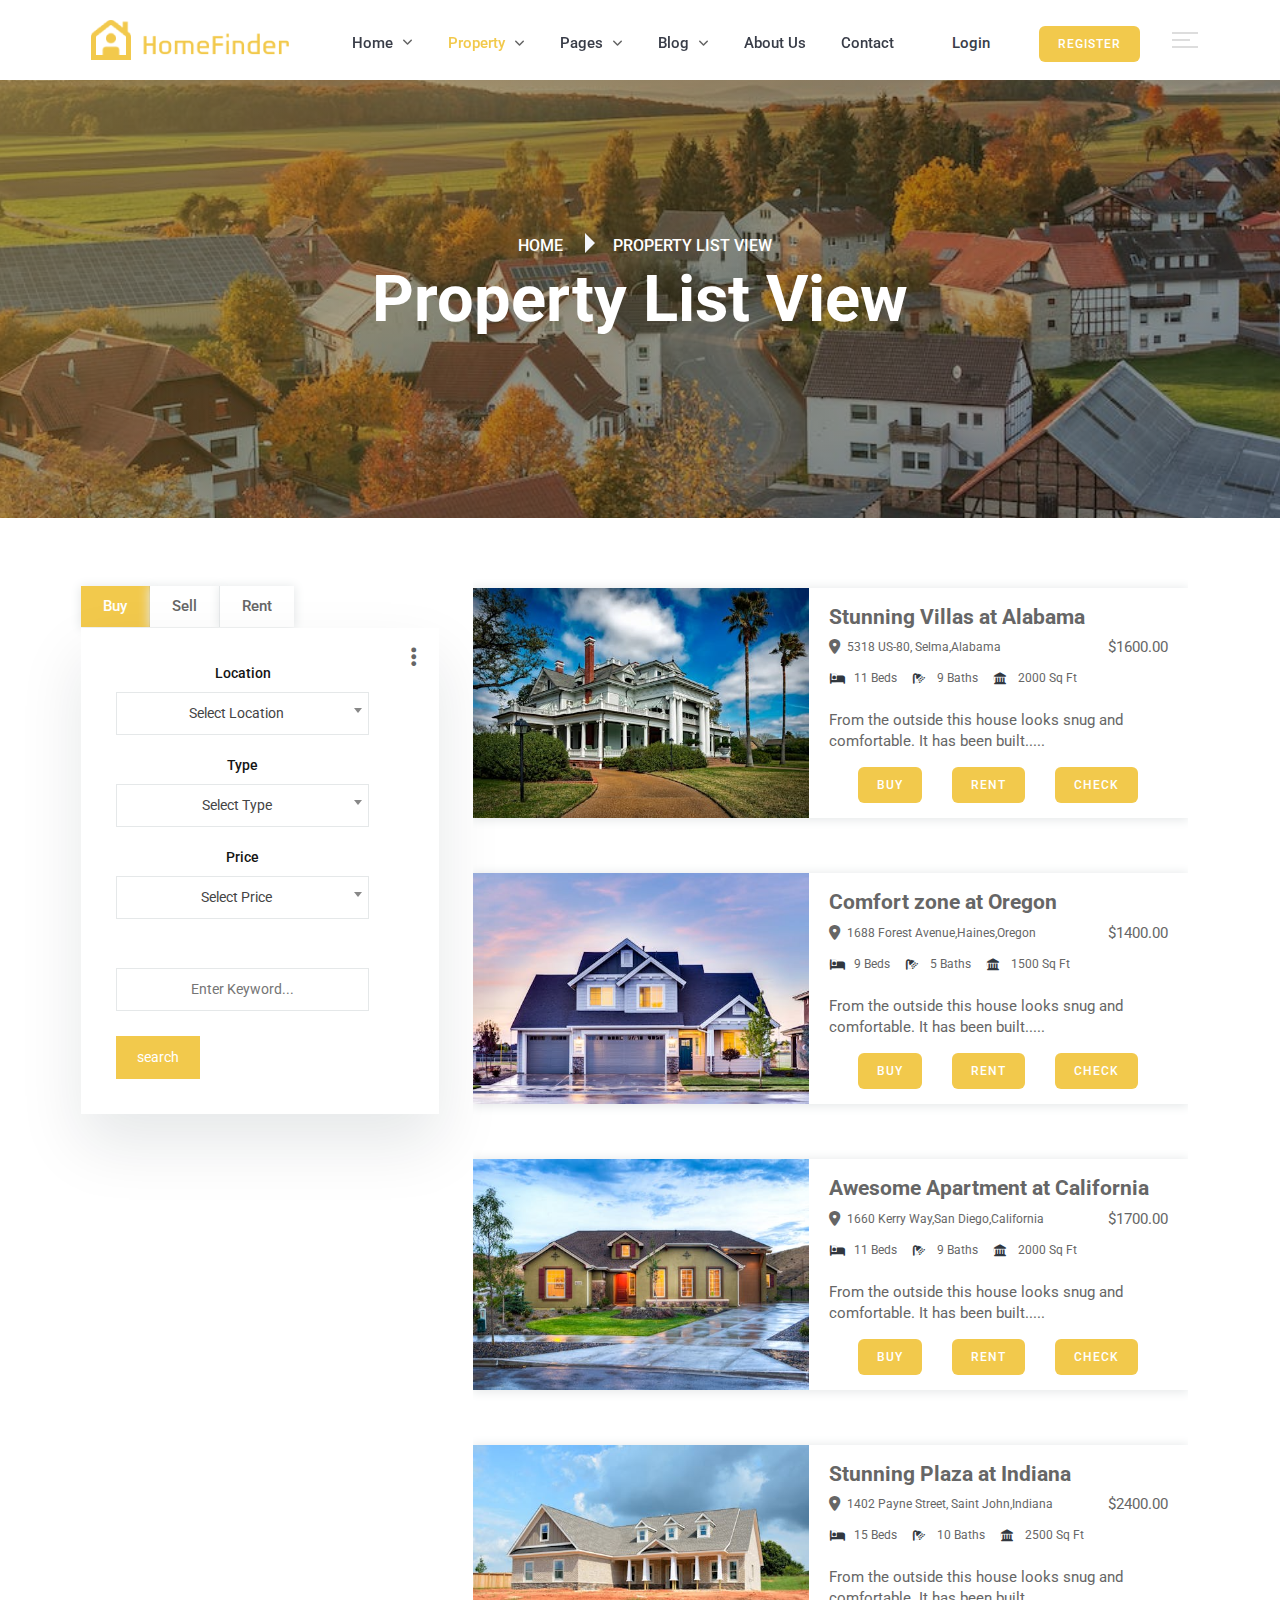
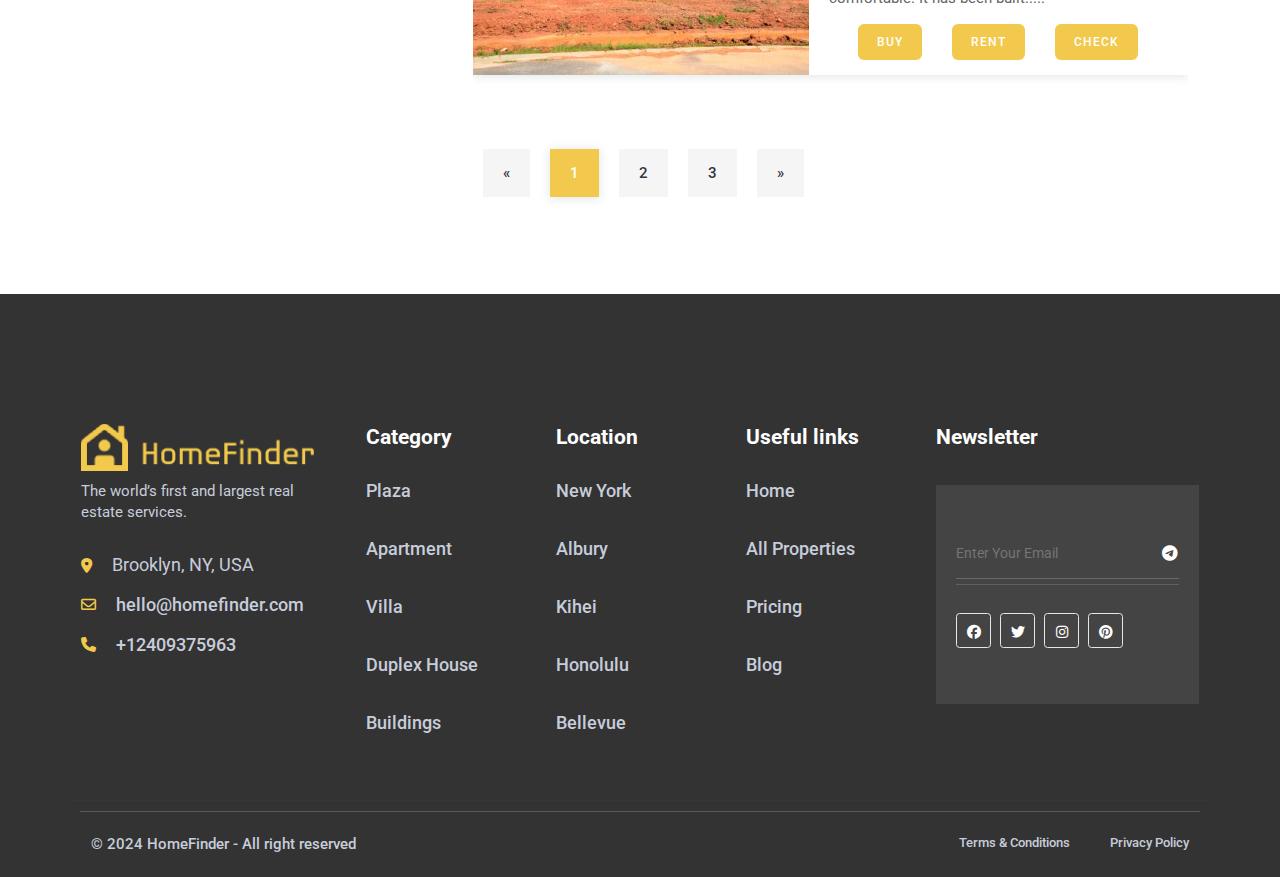
<file: property-list-view.html>
<!DOCTYPE html>
<html dir="ltr" lang="en">


 
<head>
    <meta name="viewport" content="width=device-width,initial-scale=1.0">
    <meta charset="utf-8">
    <meta name="description" content="HomeFinder">
    <meta name="keywords"
        content="real estate,real estate license,commercial real estate,compass real estate,real estate school,allegheny county real estate,real estate attorney,real estate agencies,australia real estate,agency real estate,real estate crowdfunding,digital real estate,real estate for sale,real estate finance,florida real estate">
    <meta name="author" content="TBS">

    <title>HomeFinder - Real Estate & Property HTML5 Template</title>

    <!-- FAVICON -->
    <link rel="icon" type="image/png" href="images/logo/favicon.png">
    <!-- GOOGLE FONTS -->
    <link rel="preconnect" href="https://fonts.googleapis.com/">
    <link rel="preconnect" href="https://fonts.gstatic.com/" crossorigin>
    <link rel="stylesheet"
        href="https://fonts.googleapis.com/css2?family=Roboto:wght@400;500;700&amp;family=Teko:wght@400;500;600;700&amp;display=swap">
    <!-- AOS CSS -->
    <link rel="stylesheet" href="css/aos.min.css">
    <!-- SELECT 2 CSS -->
    <link rel="stylesheet" href="css/select2.min.css">
    <!-- MAGNIFIC POPUP CSS -->
    <link rel="stylesheet" href="css/magnific-popup.css">
    <!-- FONTAWESOME CSS -->
    <link rel="stylesheet" href="css/all.min.css">
    <link rel="stylesheet" href="css/fontawesome.min.css">
    <!-- SLICK CSS -->
    <link rel="stylesheet" href="css/slick.css">
    <!-- BOOTSTRAP CSS -->
    <link rel="stylesheet" href="css/bootstrap.min.css">
    <!-- MAIN CSS -->
    <link rel="stylesheet" href="css/style.css">
</head>

<body>

    <!--=============================
    START HEADER SECTION
    ==============================-->
    <header>
        <nav class="navbar navbar-expand-lg main_menu">
            <div class="container container_large">
                <a class="navbar-brand" href="index.html">
                    <img src="images/logo/logo.png" alt="HomeFinder" class="img-fluid">
                </a> 
                <button class="navbar-toggle" type="button" id="navbarToggleBtn" data-bs-toggle="collapse" data-bs-target="#navbarNav"
                        aria-controls="navbarNav" aria-expanded="false" aria-label="Toggle navigation">
                    <i class="fas fa-bars bar_icon"></i> 
                    <i class="fa-solid fa-xmark close_icon"></i>
                </button>

                <div class="collapse navbar-collapse" id="navbarNav">
                    <ul class="navbar-nav  m-auto">
                        <li class="nav-item">
                            <a class="nav-link" href="#">Home <i class="fa-solid fa-angle-down fa-sm"></i> </a>
                            <ul class="dropdown_menu">
                                <li><a href="index.html">home style one</a></li>
                                <li><a href="index-2.html">home style two</a></li>
                            </ul>
                        </li>
                        <li class="nav-item">
                            <a class="nav-link active" href="#">Property <i class="fa-solid fa-angle-down"></i> </a>
                            <ul class="dropdown_menu">
                                <li><a href="properties.html">Properties</a></li>
                                <li><a href="property-grid-view.html">Property grid view</a></li>
                                <li><a class="active" href="property-list-view.html">Property list view</a></li>
                                <li><a href="property-left-sidebar.html">Property left sidebar</a></li>
                                <li><a href="property-right-sidebar.html">Property right sidebar</a></li>
                                <li><a href="property-details.html">Property details</a></li>
                            </ul>
                        </li>
                        <li class="nav-item">
                            <a class="nav-link" href="#">pages <i class="fa-solid fa-angle-down"></i> </a>
                            <ul class="dropdown_menu">
                                <li><a href="blog.html">Blog</a></li>
                                <li><a href="blog-details.html">Blog details</a></li>
                                <li><a href="pricing.html">Pricing plan</a></li>
                                <li><a href="faq.html">FAQ's</a></li>
                                <li><a href="team-member.html">Team</a></li>
                            </ul>
                        </li>
                        <li class="nav-item">
                            <a class="nav-link" href="#">Blog <i class="fa-solid fa-angle-down"></i> </a>
                            <ul class="dropdown_menu">
                                <li><a href="blog.html">blog</a></li>
                                <li><a href="blog-details.html">blog details</a></li>
                            </ul>
                        </li>
                        <li class="nav-item">
                            <a class="nav-link" href="about.html">About us</a>
                        </li>
                        <li class="nav-item">
                            <a class="nav-link" href="contact.html">contact</a>
                        </li>
                    </ul>
                    <ul class="menu_right d-flex align-items-center">
                        <li class="menu_btn">
                            <a href="#">Login</a>
                        </li>
                        <li class="menu_btn">
                            <a class="theme-btn" href="#">Register</a>
                        </li>
                        <li>
                            <div class="toggle_bar" data-bs-toggle="offcanvas" data-bs-target="#offcanvasRight"
                                aria-controls="offcanvasRight">
                                <span class="toggle_bar_1"></span>
                                <span class="toggle_bar_2"></span>
                                <span class="toggle_bar_1"></span>
                            </div>
                        </li>
                    </ul>
                </div>
            </div>
        </nav>

        <div class="menu_offcanvas offcanvas offcanvas-end" tabindex="-1" id="offcanvasRight">
            <button type="button" class="btn-close" data-bs-dismiss="offcanvas" aria-label="Close"><i
                    class="fa-solid fa-xmark"></i></button>
            <div class="offcanvas-body">
                <a class="offcanvas_logo" href="index.html">
                    <img src="images/logo/logo.png" alt="HomeFinder" class="img-fluid">
                </a>
                <p class="offcanvas_description">Real Estate is a well-established and reputable real estate company
                    that specializes in buying, selling, and leasing residential and commercial properties. With a
                    dedicated team of experienced real estate professionals, the company is committed to providing
                    excellent service to clients looking to navigate the dynamic real estate market.</p>
                <!-- offcanvas blog of top properties -->
                <div class="offcanvas_blog">
                    <h3>Top Properties</h3>
                    <ul>
                        <li>
                            <div class="img">
                                <img src="images/blog/recent-img-1.jpg" alt="blog" class="img-fluid w-100">
                            </div>
                            <div class="text">
                                <p><i class="fa-regular fa-calendar"></i> 14 November 2023</p>
                                <a class="title" href="blog-details.html">Mindblowing Home at Indiana</a>
                            </div>
                        </li>
                        <li>
                            <div class="img">
                                <img src="images/blog/recent-img-2.jpg" alt="blog" class="img-fluid w-100">
                            </div>
                            <div class="text">
                                <p><i class="fa-regular fa-calendar"></i> 15 January 2024</p>
                                <a class="title" href="blog-details.html">Awesome Plaza in Alabama</a>
                            </div>
                        </li>
                        <li>
                            <div class="img">
                                <img src="images/blog/recent-img-3.jpg" alt="blog" class="img-fluid w-100">
                            </div>
                            <div class="text">
                                <p><i class="fa-regular fa-calendar"></i> 25 February 2024</p>
                                <a class="title" href="blog-details.html">House In Los Washington</a>
                            </div>
                        </li>
                        <li>
                            <div class="img">
                                <img src="images/blog/recent-img.jpg" alt="blog" class="img-fluid w-100">
                            </div>
                            <div class="text">
                                <p><i class="fa-regular fa-calendar"></i> 29 February 2024</p>
                                <a class="title" href="blog-details.html">Luxury Apartment in NEw York</a>
                            </div>
                        </li>
                    </ul>
                </div>
                <!-- offcanvas contact -->
                <div class="offcanvas_contact">
                    <h4>Connected with us</h4>
                    <a class="call" href="callto:40276328246">+12409375963</a>
                    <a class="address" href="https://maps.app.goo.gl/tMcjy5Rk6jycxEEu6">Brooklyn, NY, USA</a>
                    <a class="mail" href="mailto:homefinder@gmail.com">homefinder@gmail.com</a>
                    <ul class="d-flex flex-wrap">
                        <li><a class="facebook" href="#"><i class="fab fa-facebook-f"></i></a></li>
                        <li><a class="twitter" href="#"><i class="fab fa-twitter"></i></a></li>
                        <li><a class="linkedin" href="#"><i class="fab fa-linkedin-in"></i></a></li>
                        <li><a class="youtube" href="#"><i class="fab fa-youtube"></i></a></li>
                    </ul>
                </div>
            </div>
        </div>
    </header>
    <!--=============================
    END HEADER SECTION   
    ==============================-->


    <!-- =================
    PAGE HEADER SECTION START
    =================== -->
    <div class="page-breadcrumb-area page-bg" style="background-image: url('images/section-bg/breadcumb-bg.png')">
        <div class="page-overlay"></div>
        <div class="container">
            <div class="row">
                <div class="col-md-12">
                    <div class="breadcrumb-wrapper">
                        <div class="breadcrumb-list">
                            <ul>
                                <li><a href="index.html">Home</a></li>
                                <li><a href="#">Property List View</a></li>
                            </ul>
                        </div>
                        <div class="page-heading">
                            <h3 class="page-title">Property List View</h3>
                        </div>
                    </div>
                </div>
            </div>
        </div>
    </div>
    <!-- =================
    END PAGE HEADER SECTION
    =================== -->

    <!-- =================
     START LEFT SIDEBAR PROPERTY SECTION
    =================== -->
    <div class="property-list-view-section">
        <div class="container">
            <div class="row">
                <!-- =================
             START SEARCH SECTION
            =================== -->
                <div class="col-12 col-md-5 col-lg-4">
                    <div class="search-bar-left mb-5" data-aos="fade-up" data-aos-duration="1500">
                        <!-- tab list -->
                        <ul class="nav nav-pills" id="pills-tab" role="tablist">
                            <li class="nav-item" role="presentation">
                                <button class="nav-link active" id="pills-buy-tab" data-bs-toggle="pill"
                                    data-bs-target="#pills-buy" type="button" role="tab" aria-controls="pills-buy"
                                    aria-selected="true">Buy</button>
                            </li>
                            <li class="nav-item" role="presentation">
                                <button class="nav-link" id="pills-sell-tab" data-bs-toggle="pill"
                                    data-bs-target="#pills-sell" type="button" role="tab" aria-controls="pills-sell"
                                    aria-selected="false">Sell</button>
                            </li>
                            <li class="nav-item" role="presentation">
                                <button class="nav-link" id="pills-rent-tab" data-bs-toggle="pill"
                                    data-bs-target="#pills-rent" type="button" role="tab" aria-controls="pills-rent"
                                    aria-selected="false">Rent</button>
                            </li>
                        </ul>
                        <!-- tab content -->
                        <div class="tab-content" id="pills-tabContent">
                            <div class="tab-pane fade show active" id="pills-buy" role="tabpanel"
                                aria-labelledby="pills-buy-tab" tabindex="0">
                                <form action="#">
                                    <ul class="d-flex flex-wrap">
                                        <li>
                                            <label>Location</label>
                                            <select class="select_2" name="state">
                                                <option value="">Select Location</option>
                                                <option value="">Japan</option>
                                                <option value="">Korea</option>
                                                <option value="">Thailan</option>
                                                <option value="">Singapore</option>
                                                <option value="">Garmany</option>
                                            </select>
                                        </li>
                                        <li>
                                            <label>Type</label>
                                            <select class="select_2" name="state">
                                                <option value="">Select Type</option>
                                                <option value="">Appartment</option>
                                                <option value="">House</option>
                                                <option value="">Villa</option>
                                                <option value="">Office</option>
                                                <option value="">Factory</option>
                                            </select>
                                        </li>
                                        <li>
                                            <label>Price</label>
                                            <select class="select_2" name="state">
                                                <option value="">Select Price</option>
                                                <option value="">$1000 to $5000</option>
                                                <option value="">$6000 to $10000</option>
                                                <option value="">$11000 to $15000</option>
                                                <option value="">$16000 to $20000</option>
                                            </select>
                                        </li>
                                        <li>
                                            <input type="text" placeholder="Enter Keyword...">
                                        </li>
                                    </ul>
                                    <button class=" theme-btn-one" type="submit">search</button>
                                    <div class="adv_search_icon adv_search_icon_1"><i
                                            class="fa-solid fa-ellipsis-vertical"></i>
                                    </div>
                                    <div class="adv_search_area">
                                        <div class="adv_search_close adv_search_close_1">
                                            <i class="fa-solid fa-xmark"></i>
                                        </div>
                                        <h3>aminities</h3>
                                        <div class="row">
                                            <div class="col-6">
                                                <div class="form-check">
                                                    <input class="form-check-input" type="checkbox" value=""
                                                        id="flexCheckDefault">
                                                    <label class="form-check-label" for="flexCheckDefault">
                                                        Air Conditioning
                                                    </label>
                                                </div>
                                            </div>
                                            <div class="col-6">
                                                <div class="form-check">
                                                    <input class="form-check-input" type="checkbox" value=""
                                                        id="flexCheckDefault2">
                                                    <label class="form-check-label" for="flexCheckDefault2">
                                                        Barbeque
                                                    </label>
                                                </div>
                                            </div>
                                            <div class="col-6">
                                                <div class="form-check">
                                                    <input class="form-check-input" type="checkbox" value=""
                                                        id="flexCheckDefault3">
                                                    <label class="form-check-label" for="flexCheckDefault3">
                                                        Dryer
                                                    </label>
                                                </div>
                                            </div>
                                            <div class="col-6">
                                                <div class="form-check">
                                                    <input class="form-check-input" type="checkbox" value=""
                                                        id="flexCheckDefault4">
                                                    <label class="form-check-label" for="flexCheckDefault4">
                                                        gym
                                                    </label>
                                                </div>
                                            </div>
                                            <div class="col-6">
                                                <div class="form-check">
                                                    <input class="form-check-input" type="checkbox" value=""
                                                        id="flexCheckDefault5">
                                                    <label class="form-check-label" for="flexCheckDefault5">
                                                        laundry
                                                    </label>
                                                </div>
                                            </div>
                                            <div class="col-6">
                                                <div class="form-check">
                                                    <input class="form-check-input" type="checkbox" value=""
                                                        id="flexCheckDefault6">
                                                    <label class="form-check-label" for="flexCheckDefault6">
                                                        Lawn
                                                    </label>
                                                </div>
                                            </div>
                                            <div class="col-6">
                                                <div class="form-check">
                                                    <input class="form-check-input" type="checkbox" value=""
                                                        id="flexCheckDefault7">
                                                    <label class="form-check-label" for="flexCheckDefault7">
                                                        Microwave
                                                    </label>
                                                </div>
                                            </div>
                                            <div class="col-6">
                                                <div class="form-check">
                                                    <input class="form-check-input" type="checkbox" value=""
                                                        id="flexCheckDefault12">
                                                    <label class="form-check-label" for="flexCheckDefault12">
                                                        Outdoor Shower
                                                    </label>
                                                </div>
                                            </div>
                                            <div class="col-6">
                                                <div class="form-check">
                                                    <input class="form-check-input" type="checkbox" value=""
                                                        id="flexCheckDefault8">
                                                    <label class="form-check-label" for="flexCheckDefault8">
                                                        Refrigerator
                                                    </label>
                                                </div>
                                            </div>
                                            <div class="col-6">
                                                <div class="form-check">
                                                    <input class="form-check-input" type="checkbox" value=""
                                                        id="flexCheckDefault9">
                                                    <label class="form-check-label" for="flexCheckDefault9">
                                                        Sauna
                                                    </label>
                                                </div>
                                            </div>
                                            <div class="col-6">
                                                <div class="form-check">
                                                    <input class="form-check-input" type="checkbox" value=""
                                                        id="flexCheckDefault10">
                                                    <label class="form-check-label" for="flexCheckDefault10">
                                                        Swimming Pool
                                                    </label>
                                                </div>
                                            </div>
                                            <div class="col-6">
                                                <div class="form-check">
                                                    <input class="form-check-input" type="checkbox" value=""
                                                        id="flexCheckDefault11">
                                                    <label class="form-check-label" for="flexCheckDefault11">
                                                        TV Cable
                                                    </label>
                                                </div>
                                            </div>
                                        </div>
                                        <div class="row  mt-3">
                                            <div class="col-6 mt-3">
                                                <select class="select_2" name="state">
                                                    <option value="">Bedroom</option>
                                                    <option value="">01</option>
                                                    <option value="">02</option>
                                                    <option value="">03</option>
                                                    <option value="">04</option>
                                                    <option value="">05</option>
                                                </select>
                                            </div>
                                            <div class="col-6 mt-3">
                                                <select class="select_2" name="state">
                                                    <option value="">Barthroom</option>
                                                    <option value="">01</option>
                                                    <option value="">02</option>
                                                    <option value="">03</option>
                                                    <option value="">04</option>
                                                    <option value="">05</option>
                                                </select>
                                            </div>
                                            <div class="col-6 mt-3">
                                                <select class="select_2" name="state">
                                                    <option value="">Built Year</option>
                                                    <option value="">2015</option>
                                                    <option value="">2016</option>
                                                    <option value="">2017</option>
                                                    <option value="">2018</option>
                                                    <option value="">2019</option>
                                                    <option value="">2020</option>
                                                    <option value="">2021</option>
                                                    <option value="">2022</option>
                                                    <option value="">2024</option>
                                                    <option value="">2024</option>
                                                </select>
                                            </div>
                                            <div class="col-6 mt-3">
                                                <select class="select_2" name="state">
                                                    <option value="">built-up Area</option>
                                                    <option value="">Adana</option>
                                                    <option value="">Ankara</option>
                                                    <option value="">Antalya</option>
                                                    <option value="">Bursa</option>
                                                    <option value="">Bodrum</option>
                                                    <option value="">Gaziantep</option>
                                                    <option value="">İstanbul</option>
                                                </select>
                                            </div>
                                        </div>
                                    </div>
                                </form>
                            </div>
                            <div class="tab-pane fade" id="pills-sell" role="tabpanel" aria-labelledby="pills-sell-tab"
                                tabindex="0">
                                <form action="#">
                                    <ul class="d-flex flex-wrap">
                                        <li>
                                            <label>Location</label>
                                            <select class="select_2" name="state">
                                                <option value="">Select Location</option>
                                                <option value="">Japan</option>
                                                <option value="">Korea</option>
                                                <option value="">Thailan</option>
                                                <option value="">Singapore</option>
                                                <option value="">Garmany</option>
                                            </select>
                                        </li>
                                        <li>
                                            <label>Type</label>
                                            <select class="select_2" name="state">
                                                <option value="">Select Type</option>
                                                <option value="">Appartment</option>
                                                <option value="">House</option>
                                                <option value="">Villa</option>
                                                <option value="">Office</option>
                                                <option value="">Factory</option>
                                            </select>
                                        </li>
                                        <li>
                                            <label>Price</label>
                                            <select class="select_2" name="state">
                                                <option value="">Select Price</option>
                                                <option value="">$1000 to $5000</option>
                                                <option value="">$6000 to $10000</option>
                                                <option value="">$11000 to $15000</option>
                                                <option value="">$16000 to $20000</option>
                                            </select>
                                        </li>
                                        <li>
                                            <input type="text" placeholder="Enter Keyword...">
                                        </li>
                                    </ul>
                                    <button class=" theme-btn-one" type="submit">search</button>
                                    <div class="adv_search_icon adv_search_icon_1"><i
                                            class="fa-solid fa-ellipsis-vertical"></i>
                                    </div>
                                    <div class="adv_search_area">
                                        <div class="adv_search_close adv_search_close_2">
                                            <i class="fa-solid fa-xmark"></i>
                                        </div>
                                        <h3>aminities</h3>
                                        <div class="row">
                                            <div class="col-6">
                                                <div class="form-check">
                                                    <input class="form-check-input" type="checkbox" value=""
                                                        id="flexCheckDefault20">
                                                    <label class="form-check-label" for="flexCheckDefault20">
                                                        Air Conditioning
                                                    </label>
                                                </div>
                                            </div>
                                            <div class="col-6">
                                                <div class="form-check">
                                                    <input class="form-check-input" type="checkbox" value=""
                                                        id="flexCheckDefault21">
                                                    <label class="form-check-label" for="flexCheckDefault21">
                                                        Barbeque
                                                    </label>
                                                </div>
                                            </div>
                                            <div class="col-6">
                                                <div class="form-check">
                                                    <input class="form-check-input" type="checkbox" value=""
                                                        id="flexCheckDefault22">
                                                    <label class="form-check-label" for="flexCheckDefault22">
                                                        Dryer
                                                    </label>
                                                </div>
                                            </div>
                                            <div class="col-6">
                                                <div class="form-check">
                                                    <input class="form-check-input" type="checkbox" value=""
                                                        id="flexCheckDefault23">
                                                    <label class="form-check-label" for="flexCheckDefault23">
                                                        gym
                                                    </label>
                                                </div>
                                            </div>
                                            <div class="col-6">
                                                <div class="form-check">
                                                    <input class="form-check-input" type="checkbox" value=""
                                                        id="flexCheckDefault24">
                                                    <label class="form-check-label" for="flexCheckDefault24">
                                                        laundry
                                                    </label>
                                                </div>
                                            </div>
                                            <div class="col-6">
                                                <div class="form-check">
                                                    <input class="form-check-input" type="checkbox" value=""
                                                        id="flexCheckDefault25">
                                                    <label class="form-check-label" for="flexCheckDefault25">
                                                        Lawn
                                                    </label>
                                                </div>
                                            </div>
                                            <div class="col-6">
                                                <div class="form-check">
                                                    <input class="form-check-input" type="checkbox" value=""
                                                        id="flexCheckDefault26">
                                                    <label class="form-check-label" for="flexCheckDefault26">
                                                        Microwave
                                                    </label>
                                                </div>
                                            </div>
                                            <div class="col-6">
                                                <div class="form-check">
                                                    <input class="form-check-input" type="checkbox" value=""
                                                        id="flexCheckDefault27">
                                                    <label class="form-check-label" for="flexCheckDefault27">
                                                        Outdoor Shower
                                                    </label>
                                                </div>
                                            </div>
                                            <div class="col-6">
                                                <div class="form-check">
                                                    <input class="form-check-input" type="checkbox" value=""
                                                        id="flexCheckDefault28">
                                                    <label class="form-check-label" for="flexCheckDefault28">
                                                        Refrigerator
                                                    </label>
                                                </div>
                                            </div>
                                            <div class="col-6">
                                                <div class="form-check">
                                                    <input class="form-check-input" type="checkbox" value=""
                                                        id="flexCheckDefault29">
                                                    <label class="form-check-label" for="flexCheckDefault29">
                                                        Sauna
                                                    </label>
                                                </div>
                                            </div>
                                            <div class="col-6">
                                                <div class="form-check">
                                                    <input class="form-check-input" type="checkbox" value=""
                                                        id="flexCheckDefault30">
                                                    <label class="form-check-label" for="flexCheckDefault30">
                                                        Swimming Pool
                                                    </label>
                                                </div>
                                            </div>
                                            <div class="col-6">
                                                <div class="form-check">
                                                    <input class="form-check-input" type="checkbox" value=""
                                                        id="flexCheckDefault31">
                                                    <label class="form-check-label" for="flexCheckDefault31">
                                                        TV Cable
                                                    </label>
                                                </div>
                                            </div>
                                        </div>
                                        <div class="row  mt-3">
                                            <div class="col-6 mt-3">
                                                <select class="select_2" name="state">
                                                    <option value="">Bedroom</option>
                                                    <option value="">01</option>
                                                    <option value="">02</option>
                                                    <option value="">03</option>
                                                    <option value="">04</option>
                                                    <option value="">05</option>
                                                </select>
                                            </div>
                                            <div class="col-6 mt-3">
                                                <select class="select_2" name="state">
                                                    <option value="">Barthroom</option>
                                                    <option value="">01</option>
                                                    <option value="">02</option>
                                                    <option value="">03</option>
                                                    <option value="">04</option>
                                                    <option value="">05</option>
                                                </select>
                                            </div>
                                            <div class="col-6 mt-3">
                                                <select class="select_2" name="state">
                                                    <option value="">Built Year</option>
                                                    <option value="">2015</option>
                                                    <option value="">2016</option>
                                                    <option value="">2017</option>
                                                    <option value="">2018</option>
                                                    <option value="">2019</option>
                                                    <option value="">2020</option>
                                                    <option value="">2021</option>
                                                    <option value="">2022</option>
                                                    <option value="">2024</option>
                                                    <option value="">2024</option>
                                                </select>
                                            </div>
                                            <div class="col-6 mt-3">
                                                <select class="select_2" name="state">
                                                    <option value="">built-up Area</option>
                                                    <option value="">Adana</option>
                                                    <option value="">Ankara</option>
                                                    <option value="">Antalya</option>
                                                    <option value="">Bursa</option>
                                                    <option value="">Bodrum</option>
                                                    <option value="">Gaziantep</option>
                                                    <option value="">İstanbul</option>
                                                </select>
                                            </div>
                                        </div>
                                    </div>
                                </form>
                            </div>
                            <div class="tab-pane fade" id="pills-rent" role="tabpanel" aria-labelledby="pills-rent-tab"
                                tabindex="0">
                                <form action="#">
                                    <ul class="d-flex flex-wrap">
                                        <li>
                                            <label>Location</label>
                                            <select class="select_2" name="state">
                                                <option value="">Select Location</option>
                                                <option value="">Japan</option>
                                                <option value="">Korea</option>
                                                <option value="">Thailan</option>
                                                <option value="">Singapore</option>
                                                <option value="">Garmany</option>
                                            </select>
                                        </li>
                                        <li>
                                            <label>Type</label>
                                            <select class="select_2" name="state">
                                                <option value="">Select Type</option>
                                                <option value="">Appartment</option>
                                                <option value="">House</option>
                                                <option value="">Villa</option>
                                                <option value="">Office</option>
                                                <option value="">Factory</option>
                                            </select>
                                        </li>
                                        <li>
                                            <label>Price</label>
                                            <select class="select_2" name="state">
                                                <option value="">Select Price</option>
                                                <option value="">$1000 to $5000</option>
                                                <option value="">$6000 to $10000</option>
                                                <option value="">$11000 to $15000</option>
                                                <option value="">$16000 to $20000</option>
                                            </select>
                                        </li>
                                        <li>
                                            <input type="text" placeholder="Enter Keyword...">
                                        </li>
                                    </ul>
                                    <button class=" theme-btn-one" type="submit">search</button>
                                    <div class="adv_search_icon adv_search_icon_1"><i
                                            class="fa-solid fa-ellipsis-vertical"></i>
                                    </div>
                                    <div class="adv_search_area">
                                        <div class="adv_search_close adv_search_close_3">
                                            <i class="fa-solid fa-xmark"></i>
                                        </div>
                                        <h3>aminities</h3>
                                        <div class="row">
                                            <div class="col-6">
                                                <div class="form-check">
                                                    <input class="form-check-input" type="checkbox" value=""
                                                        id="flexCheckDefault40">
                                                    <label class="form-check-label" for="flexCheckDefault40">
                                                        Air Conditioning
                                                    </label>
                                                </div>
                                            </div>
                                            <div class="col-6">
                                                <div class="form-check">
                                                    <input class="form-check-input" type="checkbox" value=""
                                                        id="flexCheckDefault41">
                                                    <label class="form-check-label" for="flexCheckDefault41">
                                                        Barbeque
                                                    </label>
                                                </div>
                                            </div>
                                            <div class="col-6">
                                                <div class="form-check">
                                                    <input class="form-check-input" type="checkbox" value=""
                                                        id="flexCheckDefault42">
                                                    <label class="form-check-label" for="flexCheckDefault42">
                                                        Dryer
                                                    </label>
                                                </div>
                                            </div>
                                            <div class="col-6">
                                                <div class="form-check">
                                                    <input class="form-check-input" type="checkbox" value=""
                                                        id="flexCheckDefault43">
                                                    <label class="form-check-label" for="flexCheckDefault43">
                                                        gym
                                                    </label>
                                                </div>
                                            </div>
                                            <div class="col-6">
                                                <div class="form-check">
                                                    <input class="form-check-input" type="checkbox" value=""
                                                        id="flexCheckDefault44">
                                                    <label class="form-check-label" for="flexCheckDefault44">
                                                        laundry
                                                    </label>
                                                </div>
                                            </div>
                                            <div class="col-6">
                                                <div class="form-check">
                                                    <input class="form-check-input" type="checkbox" value=""
                                                        id="flexCheckDefault45">
                                                    <label class="form-check-label" for="flexCheckDefault45">
                                                        Lawn
                                                    </label>
                                                </div>
                                            </div>
                                            <div class="col-6">
                                                <div class="form-check">
                                                    <input class="form-check-input" type="checkbox" value=""
                                                        id="flexCheckDefault46">
                                                    <label class="form-check-label" for="flexCheckDefault46">
                                                        Microwave
                                                    </label>
                                                </div>
                                            </div>
                                            <div class="col-6">
                                                <div class="form-check">
                                                    <input class="form-check-input" type="checkbox" value=""
                                                        id="flexCheckDefault47">
                                                    <label class="form-check-label" for="flexCheckDefault47">
                                                        Outdoor Shower
                                                    </label>
                                                </div>
                                            </div>
                                            <div class="col-6">
                                                <div class="form-check">
                                                    <input class="form-check-input" type="checkbox" value=""
                                                        id="flexCheckDefault48">
                                                    <label class="form-check-label" for="flexCheckDefault48">
                                                        Refrigerator
                                                    </label>
                                                </div>
                                            </div>
                                            <div class="col-6">
                                                <div class="form-check">
                                                    <input class="form-check-input" type="checkbox" value=""
                                                        id="flexCheckDefault49">
                                                    <label class="form-check-label" for="flexCheckDefault49">
                                                        Sauna
                                                    </label>
                                                </div>
                                            </div>
                                            <div class="col-6">
                                                <div class="form-check">
                                                    <input class="form-check-input" type="checkbox" value=""
                                                        id="flexCheckDefault50">
                                                    <label class="form-check-label" for="flexCheckDefault50">
                                                        Swimming Pool
                                                    </label>
                                                </div>
                                            </div>
                                            <div class="col-6">
                                                <div class="form-check">
                                                    <input class="form-check-input" type="checkbox" value=""
                                                        id="flexCheckDefault51">
                                                    <label class="form-check-label" for="flexCheckDefault51">
                                                        TV Cable
                                                    </label>
                                                </div>
                                            </div>
                                        </div>
                                        <div class="row  mt-3">
                                            <div class="col-6 mt-3">
                                                <select class="select_2" name="state">
                                                    <option value="">Bedroom</option>
                                                    <option value="">01</option>
                                                    <option value="">02</option>
                                                    <option value="">03</option>
                                                    <option value="">04</option>
                                                    <option value="">05</option>
                                                </select>
                                            </div>
                                            <div class="col-6 mt-3">
                                                <select class="select_2" name="state">
                                                    <option value="">Barthroom</option>
                                                    <option value="">01</option>
                                                    <option value="">02</option>
                                                    <option value="">03</option>
                                                    <option value="">04</option>
                                                    <option value="">05</option>
                                                </select>
                                            </div>
                                            <div class="col-6 mt-3">
                                                <select class="select_2" name="state">
                                                    <option value="">Built Year</option>
                                                    <option value="">2015</option>
                                                    <option value="">2016</option>
                                                    <option value="">2017</option>
                                                    <option value="">2018</option>
                                                    <option value="">2019</option>
                                                    <option value="">2020</option>
                                                    <option value="">2021</option>
                                                    <option value="">2022</option>
                                                    <option value="">2024</option>
                                                    <option value="">2024</option>
                                                </select>
                                            </div>
                                            <div class="col-6 mt-3">
                                                <select class="select_2" name="state">
                                                    <option value="">built-up Area</option>
                                                    <option value="">Adana</option>
                                                    <option value="">Ankara</option>
                                                    <option value="">Antalya</option>
                                                    <option value="">Bursa</option>
                                                    <option value="">Bodrum</option>
                                                    <option value="">Gaziantep</option>
                                                    <option value="">İstanbul</option>
                                                </select>
                                            </div>
                                        </div>
                                    </div>
                                </form>
                            </div>
                        </div>
                    </div>
                </div>
                <!-- =================
              END SEARCH SECTION
            =================== -->

                <!-- =================
             START PROPERTIES SECTION
            =================== -->
                <div class="col-12 col-md-7 col-lg-8">
                    <div class="property-list-view">
                        <div class="container">
                            <!-- card row -->
                            <div class="row row-cols-1">
                                <!-- card-1 -->
                                <div class="col">
                                    <div class="card-wrapper style-five mb-3">
                                        <div class="property-list-card">
                                            <!-- Property image -->
                                            <div class="image">
                                                <img src="images/properties/property-list-one.jpg" class="img-fluid"
                                                    alt="property image">
                                            </div>
                                            <div class="card-body">
                                                <h4 class="card-title">Stunning Villas at Alabama</h4>
                                                <!-- Location -->
                                                <div class="icon-box d-flex align-items-center justify-content-between">
                                                    <div class="icon-content">
                                                        <div class="location-icon"><i
                                                                class="fa-solid fa-location-dot me-2"></i></div>
                                                        <div class="content"> 5318 US-80, Selma,Alabama</div>
                                                    </div>
                                                    <span>$1600.00</span>
                                                </div>
                                                <!-- Property details -->
                                                <div class="details">
                                                    <div class="details-row d-flex">
                                                        <div class="icon-content ">
                                                            <div class="icon"><i class="fa-solid fa-bed"></i></div>
                                                            <div class="content">11 Beds</div>
                                                        </div>
                                                        <div class="icon-content">
                                                            <div class="icon"><i class="fa-solid fa-shower"></i></div>
                                                            <div class="content">9 Baths</div>
                                                        </div>
                                                        <div class="icon-content">
                                                            <div class="icon"><i class="fa-solid fa-landmark"></i></div>
                                                            <div class="content">2000 Sq Ft</div>
                                                        </div>
                                                    </div>
                                                </div>
                                                <!-- Property descriptions -->
                                                <p class="card-text">
                                                    From the outside this house looks snug and comfortable. It has been
                                                    built.....
                                                </p>
                                                <!-- Buttons -->
                                                <div class="buttons d-flex align-items-center justify-content-evenly">
                                                    <div class="btn-wrapper">
                                                        <a href="#" class="theme-btn"> Buy </a>
                                                    </div>
                                                    <div class="btn-wrapper">
                                                        <a href="#" class="theme-btn"> Rent </a>
                                                    </div>
                                                    <div class="btn-wrapper">
                                                        <a href="#" class="theme-btn"> Check </a>
                                                    </div>
                                                </div>
                                            </div>
                                        </div>
                                    </div>
                                </div>
                                <!-- card-2 -->
                                <div class="col">
                                    <div class="card-wrapper style-five mb-2">
                                        <div class="property-list-card">
                                            <!-- Property image -->
                                            <div class="image">
                                                <img src="images/properties/property-list-two.jpg" class="img-fluid"
                                                    alt="property image">
                                            </div>
                                            <div class="card-body">
                                                <h4 class="card-title">Comfort zone at Oregon</h4>
                                                <!-- Location -->
                                                <div class="icon-box d-flex align-items-center justify-content-between">
                                                    <div class="icon-content">
                                                        <div class="location-icon"><i
                                                                class="fa-solid fa-location-dot me-2"></i></div>
                                                        <div class="content"> 1688 Forest Avenue,Haines,Oregon</div>
                                                    </div>
                                                    <span>$1400.00</span>
                                                </div>
                                                <!-- Property details -->
                                                <div class="details">
                                                    <div class="details-row d-flex">
                                                        <div class="icon-content ">
                                                            <div class="icon"><i class="fa-solid fa-bed"></i></div>
                                                            <div class="content">9 Beds</div>
                                                        </div>
                                                        <div class="icon-content">
                                                            <div class="icon"><i class="fa-solid fa-shower"></i></div>
                                                            <div class="content">5 Baths</div>
                                                        </div>
                                                        <div class="icon-content">
                                                            <div class="icon"><i class="fa-solid fa-landmark"></i></div>
                                                            <div class="content">1500 Sq Ft</div>
                                                        </div>
                                                    </div>
                                                </div>
                                                <!-- Property descriptions -->
                                                <p class="card-text">
                                                    From the outside this house looks snug and comfortable. It has been
                                                    built.....
                                                </p>
                                                <!-- Buttons -->
                                                <div class="buttons d-flex align-items-center justify-content-evenly">
                                                    <div class="btn-wrapper">
                                                        <a href="#" class="theme-btn"> Buy </a>
                                                    </div>
                                                    <div class="btn-wrapper">
                                                        <a href="#" class="theme-btn"> Rent </a>
                                                    </div>
                                                    <div class="btn-wrapper">
                                                        <a href="#" class="theme-btn"> Check </a>
                                                    </div>
                                                </div>
                                            </div>
                                        </div>
                                    </div>
                                </div>
                            </div>
                            <!-- card row -->
                            <div class="row row-cols-1">
                                <!-- card-1 -->
                                <div class="col">
                                    <div class="card-wrapper style-five my-2">
                                        <div class="property-list-card">
                                            <!-- Property image -->
                                            <div class="image">
                                                <img src="images/properties/property-list-three.jpg" class="img-fluid"
                                                    alt="property image">
                                            </div>
                                            <div class="card-body">
                                                <h4 class="card-title">Awesome Apartment at California</h4>
                                                <!-- Location -->
                                                <div class="icon-box d-flex align-items-center justify-content-between">
                                                    <div class="icon-content">
                                                        <div class="location-icon"><i
                                                                class="fa-solid fa-location-dot me-2"></i></div>
                                                        <div class="content"> 1660 Kerry Way,San Diego,California</div>
                                                    </div>
                                                    <span>$1700.00</span>
                                                </div>
                                                <!-- Property details -->
                                                <div class="details">
                                                    <div class="details-row d-flex">
                                                        <div class="icon-content ">
                                                            <div class="icon"><i class="fa-solid fa-bed"></i></div>
                                                            <div class="content">11 Beds</div>
                                                        </div>
                                                        <div class="icon-content">
                                                            <div class="icon"><i class="fa-solid fa-shower"></i></div>
                                                            <div class="content">9 Baths</div>
                                                        </div>
                                                        <div class="icon-content">
                                                            <div class="icon"><i class="fa-solid fa-landmark"></i></div>
                                                            <div class="content">2000 Sq Ft</div>
                                                        </div>
                                                    </div>
                                                </div>
                                                <!-- Property descriptions -->
                                                <p class="card-text">
                                                    From the outside this house looks snug and comfortable. It has been
                                                    built.....
                                                </p>
                                                <!-- Buttons -->
                                                <div class="buttons d-flex align-items-center justify-content-evenly">
                                                    <div class="btn-wrapper">
                                                        <a href="#" class="theme-btn"> Buy </a>
                                                    </div>
                                                    <div class="btn-wrapper">
                                                        <a href="#" class="theme-btn"> Rent </a>
                                                    </div>
                                                    <div class="btn-wrapper">
                                                        <a href="#" class="theme-btn"> Check </a>
                                                    </div>
                                                </div>
                                            </div>
                                        </div>
                                    </div>
                                </div>
                                <!-- card-2 -->
                                <div class="col">
                                    <div class="card-wrapper style-five my-2">
                                        <div class="property-list-card">
                                            <!-- Property image -->
                                            <div class="image">
                                                <img src="images/properties/property-list-four.jpg" class="img-fluid"
                                                    alt="property image">
                                            </div>
                                            <div class="card-body">
                                                <h4 class="card-title">Stunning Plaza at Indiana</h4>
                                                <!-- Location -->
                                                <div class="icon-box d-flex align-items-center justify-content-between">
                                                    <div class="icon-content">
                                                        <div class="location-icon"><i
                                                                class="fa-solid fa-location-dot me-2"></i></div>
                                                        <div class="content"> 1402 Payne Street, Saint John,Indiana
                                                        </div>
                                                    </div>
                                                    <span>$2400.00</span>
                                                </div>
                                                <!-- Property details -->
                                                <div class="details">
                                                    <div class="details-row d-flex">
                                                        <div class="icon-content ">
                                                            <div class="icon"><i class="fa-solid fa-bed"></i></div>
                                                            <div class="content">15 Beds</div>
                                                        </div>
                                                        <div class="icon-content">
                                                            <div class="icon"><i class="fa-solid fa-shower"></i></div>
                                                            <div class="content">10 Baths</div>
                                                        </div>
                                                        <div class="icon-content">
                                                            <div class="icon"><i class="fa-solid fa-landmark"></i></div>
                                                            <div class="content">2500 Sq Ft</div>
                                                        </div>
                                                    </div>
                                                </div>
                                                <!-- Property descriptions -->
                                                <p class="card-text">
                                                    From the outside this house looks snug and comfortable. It has been
                                                    built.....
                                                </p>
                                                <!-- Buttons -->
                                                <div class="buttons d-flex align-items-center justify-content-evenly">
                                                    <div class="btn-wrapper">
                                                        <a href="#" class="theme-btn"> Buy </a>
                                                    </div>
                                                    <div class="btn-wrapper">
                                                        <a href="#" class="theme-btn"> Rent </a>
                                                    </div>
                                                    <div class="btn-wrapper">
                                                        <a href="#" class="theme-btn"> Check </a>
                                                    </div>
                                                </div>
                                            </div>
                                        </div>
                                    </div>
                                </div>
                            </div>

                            <!-- pagination -->
                            <div class="main-pagination text-center">
                                <div class="main-page-item">
                                    <a class="main-page-link" href="#" aria-label="Previous">
                                        <span aria-hidden="true">&laquo;</span>
                                    </a>
                                </div>
                                <div class="main-page-item active">
                                    <a class="main-page-link" href="#">1</a>
                                </div>
                                <div class="main-page-item">
                                    <a class="main-page-link" href="#">2</a>
                                </div>
                                <div class="main-page-item">
                                    <a class="main-page-link" href="#">3</a>
                                </div>
                                <div class="main-page-item">
                                    <a class="main-page-link" href="#" aria-label="Next">
                                        <span aria-hidden="true">&raquo;</span>
                                    </a>
                                </div>
                            </div>
                        </div>
                    </div>
                </div>
            <!-- =================
            END PROPERTIES SECTION
            =================== -->
            </div>
        </div>
    </div>
    <!-- =================
    END LEFT SIDEBAR PROPERTY SECTION
    =================== -->

    <!-- =================
    START FOOTER SECTION
    =================== -->
    <footer class="footer-section">
        <div class="footer-sec">
            <div class="container">
                <div class="row">
                    <div class="col-xxl-3 col-xl-3 col-lg-3 col-md-6">
                        <div class="footer-widget">
                            <div class="footer-widget-info">
                                <div class="footer-logo">
                                    <a href="index.html">
                                        <div class="logo-section">
                                            <div>
                                                <img src="images/logo/logo.png" alt="Footer Logo">
                                            </div>
                                        </div>
                                    </a>
                                    <p>
                                        The world’s first and largest real estate services.
                                    </p>
                                </div>
                                <div class="footer-widget-contact">
                                    <div class="footer-contact">
                                        <ul>
                                            <li>
                                                <div class="contact-icon">
                                                    <i class="fa-solid fa-location-dot"></i>
                                                </div>
                                                <div class="contact-text">
                                                    <span>Brooklyn, NY, USA</span>
                                                </div>
                                            </li>
                                            <li>
                                                <div class="contact-icon">
                                                    <i class="fa-regular fa-envelope"></i>
                                                </div>
                                                <div class="contact-text">
                                                    <a
                                                        href="mailto:hello@homefinder.com"><span>hello@homefinder.com</span></a>
                                                </div>
                                            </li>
                                            <li>
                                                <div class="contact-icon">
                                                    <i class="fa-solid fa-phone"></i>
                                                </div>
                                                <div class="contact-text">
                                                    <a href="tell:+12409375963">
                                                        <span>+12409375963</span>
                                                    </a>
                                                </div>
                                            </li>
                                        </ul>
                                    </div>
                                </div>
                            </div>
                        </div>
                    </div>

                    <div class="col-xxl-2 col-xl-2 col-lg-2 col-md-6">
                        <div class="footer-widget widget_nav_menu">
                            <h2 class="footer-widget-title">Category</h2>
                            <ul class="menu">
                                <li><a href="properties.html">Plaza</a></li>
                                <li><a href="properties.html">Apartment</a></li>
                                <li><a href="properties.html">Villa</a></li>
                                <li><a href="properties.html">Duplex house</a></li>
                                <li><a href="properties.html">Buildings</a></li>
                            </ul>
                        </div>
                    </div>

                    <div class="col-xxl-2 col-xl-2 col-lg-2 col-md-6">
                        <div class="footer-widget widget_nav_menu">
                            <h2 class="footer-widget-title">Location</h2>
                            <ul class="menu">
                                <li><a href="#">New york</a></li>
                                <li><a href="#">Albury</a></li>
                                <li><a href="#">Kihei</a></li>
                                <li><a href="#">Honolulu</a></li>
                                <li><a href="#">Bellevue</a></li>
                            </ul>
                        </div>
                    </div>

                    <div class="col-xxl-2 col-xl-2 col-lg-2 col-md-6">
                        <div class="footer-widget widget_nav_menu">
                            <h2 class="footer-widget-title">Useful links</h2>
                            <ul class="menu">
                                <li><a href="index.html">Home</a></li>
                                <li><a href="properties.html">All properties</a></li>
                                <li><a href="pricing.html">Pricing</a></li>
                                <li><a href="blog.html">Blog</a></li>
                            </ul>
                        </div>
                    </div>

                    <div class="col-xxl-3 col-xl-3 col-lg-3 col-md-6">
                        <div class="footer-widget widget_nav_menu">
                            <h2 class="footer-widget-title">Newsletter</h2>
                            <div class="newsletter-card-wrapper style-two">
                                <div class="newsletter-card">
                                    <div class="subscribe-form">
                                        <form method="post" action="#">
                                            <div class="form-group">
                                                <input type="email" name="email" value="" placeholder="Enter Your Email"
                                                    required="">
                                                <button type="submit" class="submit-btn"><i
                                                        class="fab fa-telegram-plane"></i></button>
                                            </div>
                                        </form>
                                    </div>

                                    <div class="icon-box-wrapper style-one">
                                        <div class="icon-box">
                                            <div class="icons">
                                                <a href="#"><i class="fa-brands fa-facebook"></i></a>
                                                <a href="#"><i class="fa-brands fa-twitter"></i></a>
                                                <a href="#"><i class="fa-brands fa-instagram"></i></a>
                                                <a href="#"><i class="fa-brands fa-pinterest"></i></a>
                                            </div>
                                        </div>
                                    </div>

                                </div>
                            </div>
                        </div>
                    </div>
                    <div class="footer-bottom-area">
                        <hr>
                        <div class="container">
                            <div class="row">
                                <div class="col-lg-6 text-md-center">
                                    <div class="copyright-text"> <a href="#"
                                            target="_blank">© 2024 HomeFinder - All right reserved</a>
                                    </div>
                                </div>
                                <div class="col-lg-6">
                                    <div class="footer-bottom-menu">
                                        <ul>
                                            <li>
                                                <a href="#">Terms & Conditions</a>
                                            </li>
                                            <li>
                                                <a href="#">Privacy Policy</a>
                                            </li>
                                        </ul>
                                    </div>
                                </div>
                            </div>
                        </div>
                    </div>
                </div>
            </div>
        </div>
    </footer>
    <!-- =================
    END FOOTER SECTION
    =================== -->

    <!-- =================
    START SCROLL UP SECTION
    =================== -->
    <div id="scrollTop" class="scrollup-wrapper">
        <div class="scrollup-btn">
            <i class="fa-solid fa-angle-up"></i>
        </div>
    </div>
    <!-- =================
    END SCROLL UP SECTION
    =================== -->





    <!-- JQUERY PLUGIN JS -->
    <script src="js/jquery.min.js"></script>
    <!-- BOOTSTRAP JS -->
    <script src="js/bootstrap.min.js"></script>
    <!-- SELECT 2 PLUGIN JS -->
    <script src="js/select2.min.js"></script>
    <!-- SLICK PLUGIN JS -->
    <script src="js/slick.js"></script>
    <!-- COUNTERUP PLUGIN JS -->
    <script src="js/jquery.counterup.min.js"></script>
    <!-- MAGNIFIC PLUGIN JS -->
    <script src="js/jquery.magnific-popup.min.js"></script>
    <!-- AOS PLUGIN JS -->
    <script src="js/aos.js"></script>
    <!-- TILT PLUGIN JS -->
    <script src="js/tilt.jquery.js"></script>
    <!-- WAYPOINTS PLUGIN JS -->
    <script src="js/waypoints.js"></script> 
    <!-- MAIN JS -->
    <script src="js/custom.js"></script>
</body>


 
</html>
</file>
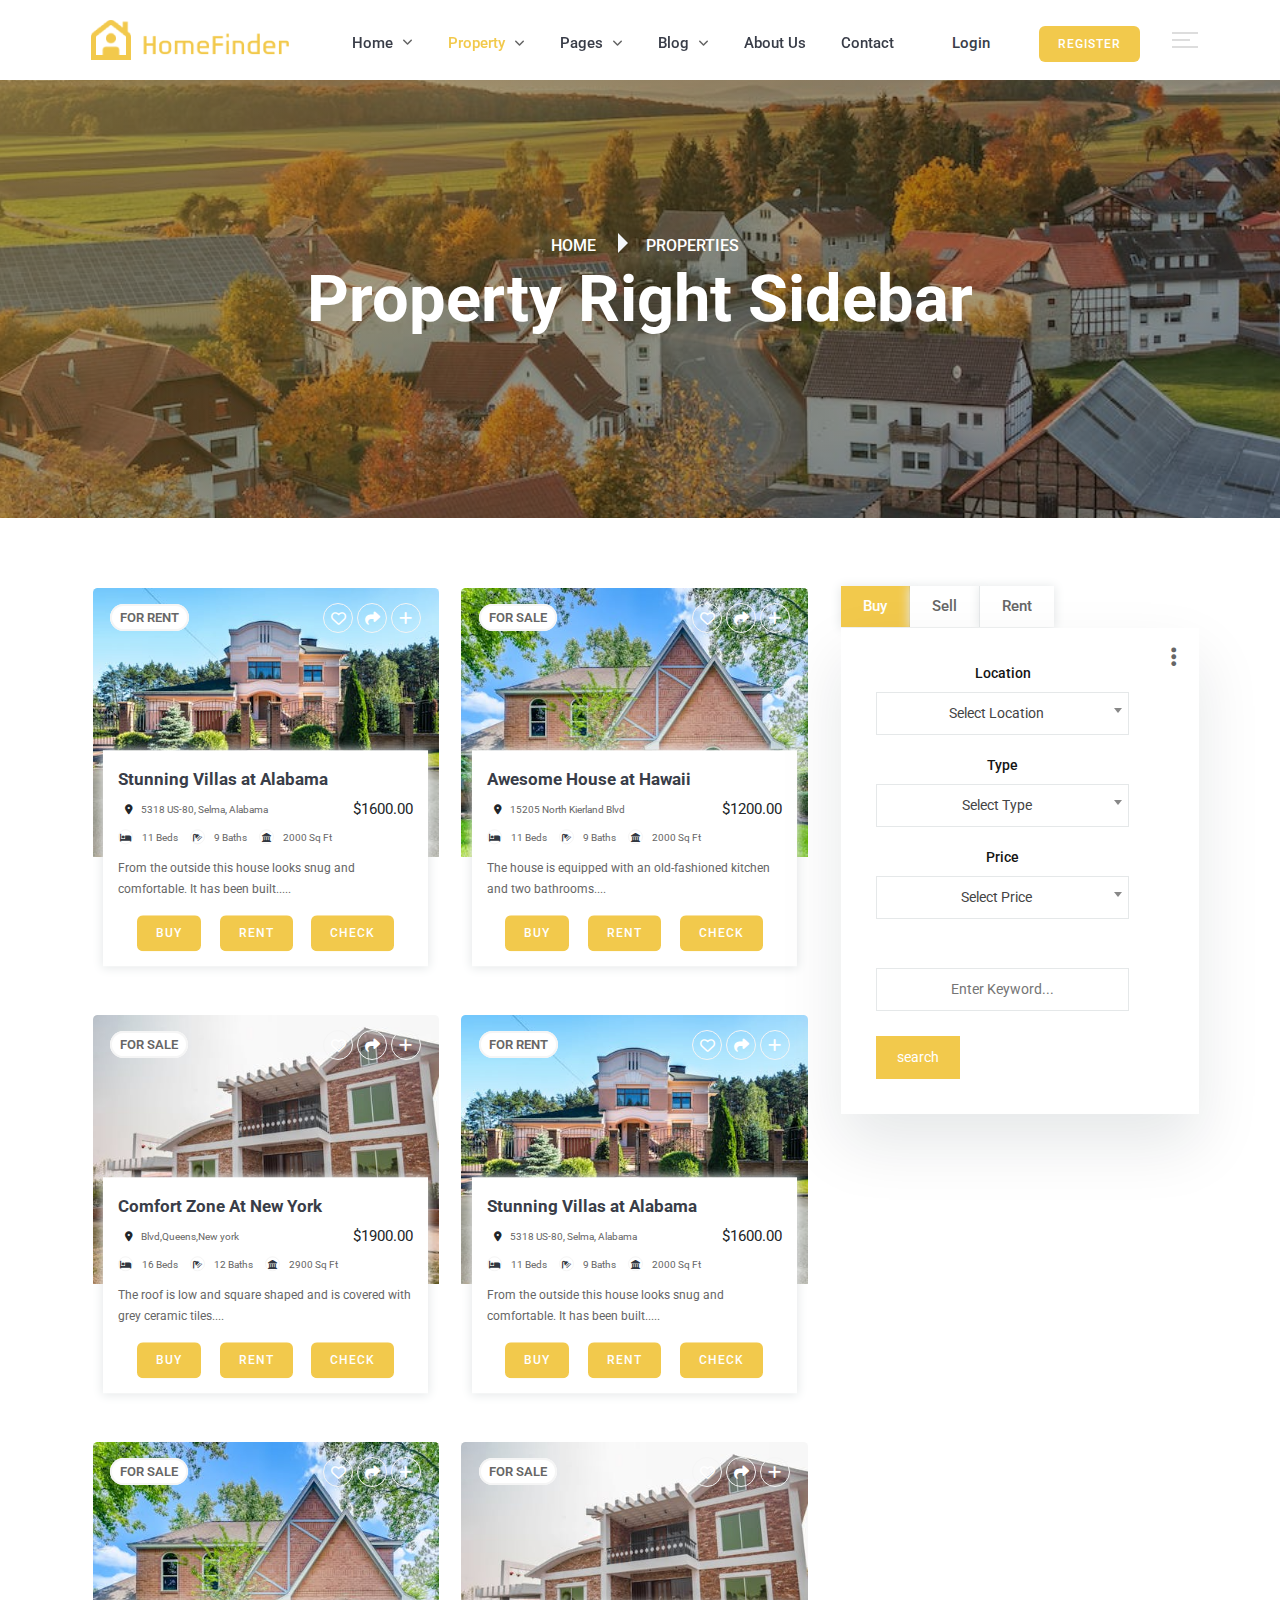
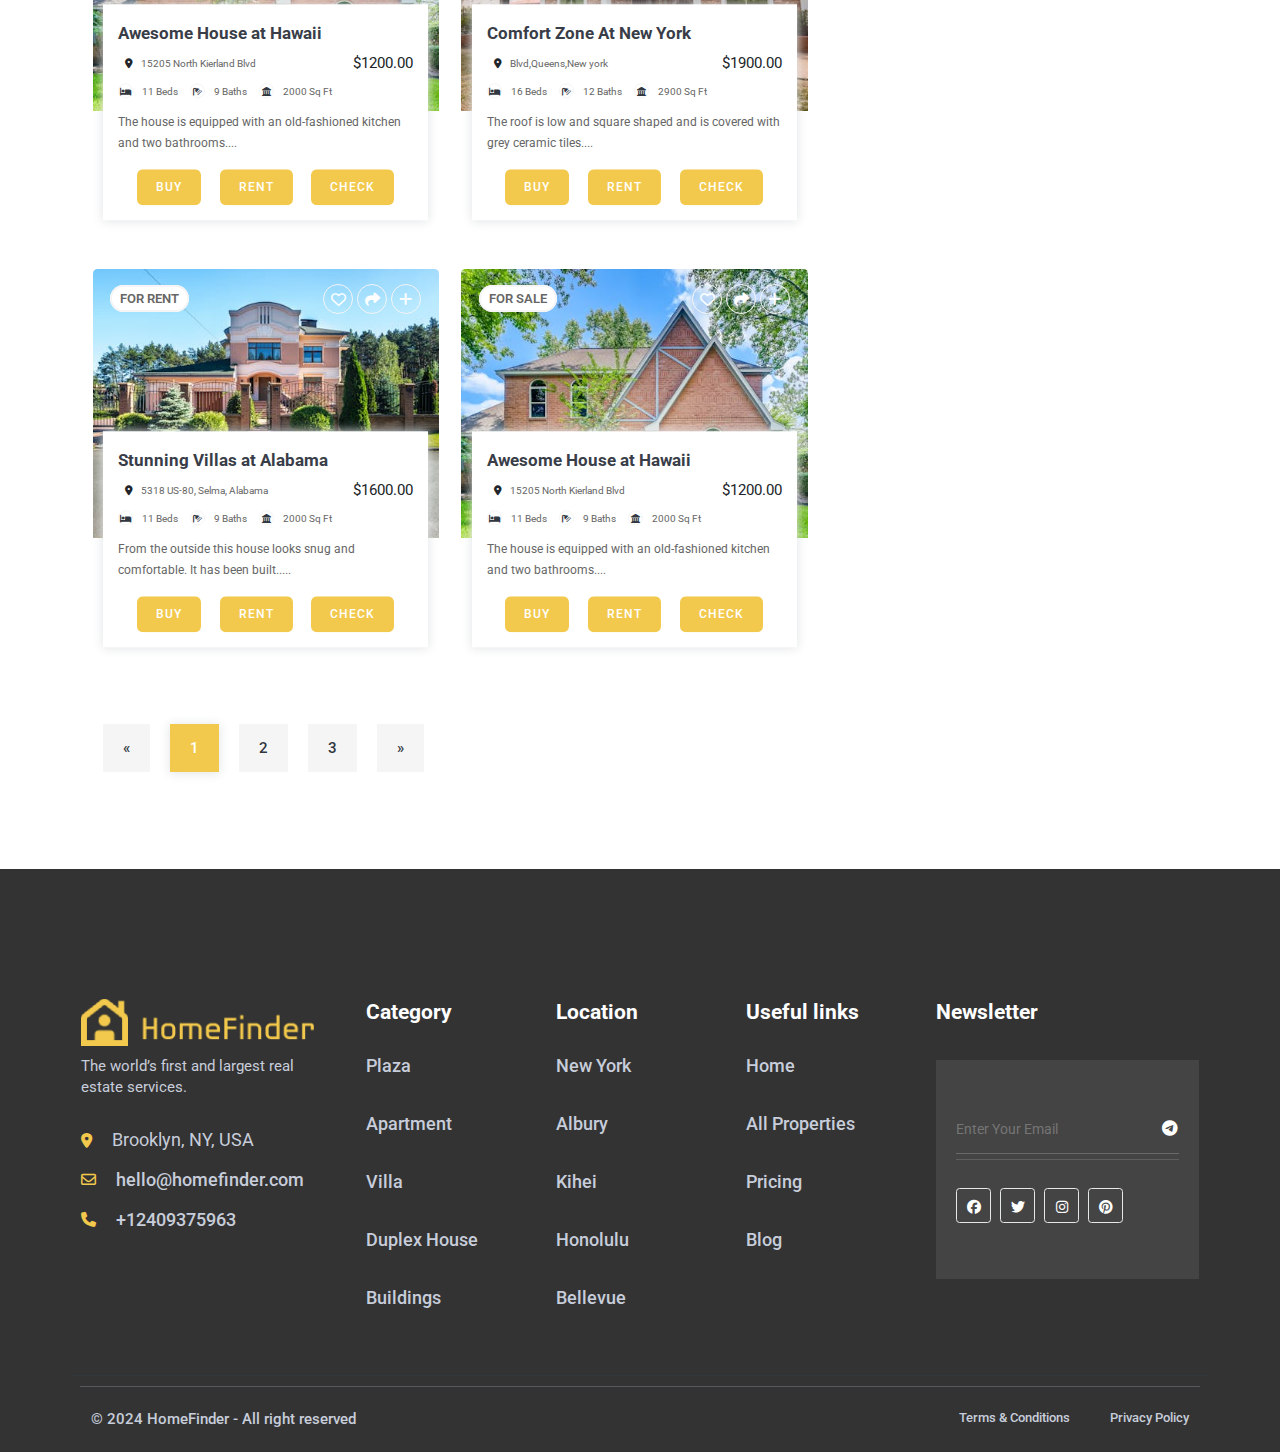
<file: property-right-sidebar.html>
<!DOCTYPE html>
<html dir="ltr" lang="en">

 
<head>
    <meta name="viewport" content="width=device-width,initial-scale=1.0">
    <meta charset="utf-8">
    <meta name="description" content="HomeFinder">
    <meta name="keywords"
        content="real estate,real estate license,commercial real estate,compass real estate,real estate school,allegheny county real estate,real estate attorney,real estate agencies,australia real estate,agency real estate,real estate crowdfunding,digital real estate,real estate for sale,real estate finance,florida real estate">
    <meta name="author" content="TBS">

    <title>HomeFinder - Real Estate & Property HTML5 Template</title>

    <!-- FAVICON -->
    <link rel="icon" type="image/png" href="images/logo/favicon.png">
    <!-- GOOGLE FONTS -->
    <link rel="preconnect" href="https://fonts.googleapis.com/">
    <link rel="preconnect" href="https://fonts.gstatic.com/" crossorigin>
    <link rel="stylesheet"
        href="https://fonts.googleapis.com/css2?family=Roboto:wght@400;500;700&amp;family=Teko:wght@400;500;600;700&amp;display=swap">
    <!-- AOS CSS -->
    <link rel="stylesheet" href="css/aos.min.css">
    <!-- SELECT 2 CSS -->
    <link rel="stylesheet" href="css/select2.min.css">
    <!-- MAGNIFIC POPUP CSS -->
    <link rel="stylesheet" href="css/magnific-popup.css">
    <!-- FONTAWESOME CSS -->
    <link rel="stylesheet" href="css/all.min.css">
    <link rel="stylesheet" href="css/fontawesome.min.css">
    <!-- SLICK CSS -->
    <link rel="stylesheet" href="css/slick.css">
    <!-- BOOTSTRAP CSS -->
    <link rel="stylesheet" href="css/bootstrap.min.css">
    <!-- MAIN CSS -->
    <link rel="stylesheet" href="css/style.css">
</head>

<body>

    <!--=============================
    START HEADER SECTION
    ==============================-->
    <header>
        <nav class="navbar navbar-expand-lg main_menu">
            <div class="container container_large">
                <a class="navbar-brand" href="index.html">
                    <img src="images/logo/logo.png" alt="HomeFinder" class="img-fluid">
                </a> 
                <button class="navbar-toggle" type="button" id="navbarToggleBtn" data-bs-toggle="collapse" data-bs-target="#navbarNav"
                        aria-controls="navbarNav" aria-expanded="false" aria-label="Toggle navigation">
                    <i class="fas fa-bars bar_icon"></i> 
                    <i class="fa-solid fa-xmark close_icon"></i>
                </button>

                <div class="collapse navbar-collapse" id="navbarNav">
                    <ul class="navbar-nav  m-auto">
                        <li class="nav-item">
                            <a class="nav-link" href="#">Home <i class="fa-solid fa-angle-down fa-sm"></i> </a>
                            <ul class="dropdown_menu">
                                <li><a href="index.html">home style one</a></li>
                                <li><a href="index-2.html">home style two</a></li>
                            </ul>
                        </li>
                        <li class="nav-item">
                            <a class="nav-link active" href="#">Property <i class="fa-solid fa-angle-down"></i> </a>
                            <ul class="dropdown_menu">
                                <li><a href="properties.html">Properties</a></li>
                                <li><a href="property-grid-view.html">Property grid view</a></li>
                                <li><a href="property-list-view.html">Property list view</a></li>
                                <li><a href="property-left-sidebar.html">Property left sidebar</a></li>
                                <li><a class="active" href="property-right-sidebar.html">Property right sidebar</a></li>
                                <li><a href="property-details.html">Property details</a></li>
                            </ul>
                        </li>
                        <li class="nav-item">
                            <a class="nav-link" href="#">pages <i class="fa-solid fa-angle-down"></i> </a>
                            <ul class="dropdown_menu">
                                <li><a href="blog.html">Blog</a></li>
                                <li><a href="blog-details.html">Blog details</a></li>
                                <li><a href="pricing.html">Pricing plan</a></li>
                                <li><a href="faq.html">FAQ's</a></li>
                                <li><a href="team-member.html">Team</a></li>
                            </ul>
                        </li>
                        <li class="nav-item">
                            <a class="nav-link" href="#">Blog <i class="fa-solid fa-angle-down"></i> </a>
                            <ul class="dropdown_menu">
                                <li><a href="blog.html">blog</a></li>
                                <li><a href="blog-details.html">blog details</a></li>
                            </ul>
                        </li>
                        <li class="nav-item">
                            <a class="nav-link" href="about.html">About us</a>
                        </li>
                        <li class="nav-item">
                            <a class="nav-link" href="contact.html">contact</a>
                        </li>
                    </ul>
                    <ul class="menu_right d-flex align-items-center">
                        <li class="menu_btn">
                            <a href="#">Login</a>
                        </li>
                        <li class="menu_btn">
                            <a class="theme-btn" href="#">Register</a>
                        </li>
                        <li>
                            <div class="toggle_bar" data-bs-toggle="offcanvas" data-bs-target="#offcanvasRight"
                                aria-controls="offcanvasRight">
                                <span class="toggle_bar_1"></span>
                                <span class="toggle_bar_2"></span>
                                <span class="toggle_bar_1"></span>
                            </div>
                        </li>
                    </ul>
                </div>
            </div>
        </nav>

        <div class="menu_offcanvas offcanvas offcanvas-end" tabindex="-1" id="offcanvasRight">
            <button type="button" class="btn-close" data-bs-dismiss="offcanvas" aria-label="Close"><i
                    class="fa-solid fa-xmark"></i></button>
            <div class="offcanvas-body">
                <a class="offcanvas_logo" href="index.html">
                    <img src="images/logo/logo.png" alt="HomeFinder" class="img-fluid">
                </a>
                <p class="offcanvas_description">Real Estate is a well-established and reputable real estate company
                    that specializes in buying, selling, and leasing residential and commercial properties. With a
                    dedicated team of experienced real estate professionals, the company is committed to providing
                    excellent service to clients looking to navigate the dynamic real estate market.</p>
                <!-- offcanvas blog of top properties -->
                <div class="offcanvas_blog">
                    <h3>Top Properties</h3>
                    <ul>
                        <li>
                            <div class="img">
                                <img src="images/blog/recent-img-1.jpg" alt="blog" class="img-fluid w-100">
                            </div>
                            <div class="text">
                                <p><i class="fa-regular fa-calendar"></i> 14 November 2023</p>
                                <a class="title" href="blog-details.html">Mindblowing Home at Indiana</a>
                            </div>
                        </li>
                        <li>
                            <div class="img">
                                <img src="images/blog/recent-img-2.jpg" alt="blog" class="img-fluid w-100">
                            </div>
                            <div class="text">
                                <p><i class="fa-regular fa-calendar"></i> 15 January 2024</p>
                                <a class="title" href="blog-details.html">Awesome Plaza in Alabama</a>
                            </div>
                        </li>
                        <li>
                            <div class="img">
                                <img src="images/blog/recent-img-3.jpg" alt="blog" class="img-fluid w-100">
                            </div>
                            <div class="text">
                                <p><i class="fa-regular fa-calendar"></i> 25 February 2024</p>
                                <a class="title" href="blog-details.html">House In Los Washington</a>
                            </div>
                        </li>
                        <li>
                            <div class="img">
                                <img src="images/blog/recent-img.jpg" alt="blog" class="img-fluid w-100">
                            </div>
                            <div class="text">
                                <p><i class="fa-regular fa-calendar"></i> 29 February 2024</p>
                                <a class="title" href="blog-details.html">Luxury Apartment in NEw York</a>
                            </div>
                        </li>
                    </ul>
                </div>
                <!-- offcanvas contact -->
                <div class="offcanvas_contact">
                    <h4>Connected with us</h4>
                    <a class="call" href="callto:40276328246">+12409375963</a>
                    <a class="address" href="https://maps.app.goo.gl/tMcjy5Rk6jycxEEu6">Brooklyn, NY, USA</a>
                    <a class="mail" href="mailto:homefinder@gmail.com">homefinder@gmail.com</a>
                    <ul class="d-flex flex-wrap">
                        <li><a class="facebook" href="#"><i class="fab fa-facebook-f"></i></a></li>
                        <li><a class="twitter" href="#"><i class="fab fa-twitter"></i></a></li>
                        <li><a class="linkedin" href="#"><i class="fab fa-linkedin-in"></i></a></li>
                        <li><a class="youtube" href="#"><i class="fab fa-youtube"></i></a></li>
                    </ul>
                </div>
            </div>
        </div>
    </header>
    <!--=============================
    END HEADER SECTION   
    ==============================-->


    <!-- =================
    PAGE HEADER SECTION START
    =================== -->
    <div class="page-breadcrumb-area page-bg" style="background-image: url('images/section-bg/breadcumb-bg.png')">
        <div class="page-overlay"></div>
        <div class="container">
            <div class="row">
                <div class="col-md-12">
                    <div class="breadcrumb-wrapper">
                        <div class="breadcrumb-list">
                            <ul>
                                <li><a href="index.html">Home</a></li>
                                <li><a href="#">Properties</a></li>
                            </ul>
                        </div>
                        <div class="page-heading">
                            <h3 class="page-title">Property Right Sidebar</h3>
                        </div>
                    </div>
                </div>
            </div>
        </div>
    </div>
    <!-- =================
    END PAGE HEADER SECTION
    =================== -->

    <!-- =================
    PROPERTY RIGHT SIDEBAR SECTION START  
    =================== -->
    <div class="right-sidebar-property">
        <div class="container">
            <div class="row">
                <!-- =================
             START PROPERTIES SECTION
            =================== -->
                <div class="col-12 col-md-7 col-lg-8">
                    <div class="properties">
                        <div class="container">
                            <!-- card row -->
                            <div class="row row-cols-1 row-cols-lg-2">
                                <!-- card-1 -->
                                <div class="col">
                                    <div class="card-wrapper style-two mb-2">
                                        <div class="card m-0">
                                            <!-- Property image -->
                                            <img src="images/properties/properties1.jpg" class="card-img-top"
                                                alt="property image">
                                            <div class="card-action">
                                                <!-- Property status button  -->
                                                <div class="theme-button style-one">
                                                    <a href="#" class=""> FOR RENT </a>
                                                </div>
                                                <!-- Favorite share and add list -->
                                                <div class="wishlist">
                                                    <i class="fa-regular fa-heart"></i>
                                                    <i class="fa-solid fa-share"></i>
                                                    <i class="fa-solid fa-plus"></i>
                                                </div>
                                            </div>
                                            <div class="card-body">
                                                <h4 class="card-title">Stunning Villas at Alabama</h4>
                                                <!-- Location -->
                                                <div class="icon-box d-flex align-items-center justify-content-between">
                                                    <div class="icon-content">
                                                        <div class="location-icon"><i
                                                                class="fa-solid fa-location-dot mx-2"></i></div>
                                                        <div class="content"> 5318 US-80, Selma, Alabama</div>
                                                    </div>
                                                    <span>$1600.00</span>
                                                </div>
                                                <!-- Property details -->
                                                <div class="details">
                                                    <div class="details-row d-flex">
                                                        <div class="icon-content ">
                                                            <div class="icon"><i class="fa-solid fa-bed"></i></div>
                                                            <div class="content">11 Beds</div>
                                                        </div>
                                                        <div class="icon-content">
                                                            <div class="icon"><i class="fa-solid fa-shower"></i></div>
                                                            <div class="content">9 Baths</div>
                                                        </div>
                                                        <div class="icon-content">
                                                            <div class="icon"><i class="fa-solid fa-landmark"></i></div>
                                                            <div class="content">2000 Sq Ft</div>
                                                        </div>
                                                    </div>
                                                </div>
                                                <!-- Property descriptions -->
                                                <p class="card-text">
                                                    From the outside this house looks snug and comfortable. It has been
                                                    built.....
                                                </p>
                                                <!-- Buttons -->
                                                <div class="buttons d-flex align-items-center justify-content-evenly">
                                                    <div class="btn-wrapper">
                                                        <a href="#" class="theme-btn"> Buy </a>
                                                    </div>
                                                    <div class="btn-wrapper">
                                                        <a href="#" class="theme-btn"> Rent </a>
                                                    </div>
                                                    <div class="btn-wrapper">
                                                        <a href="#" class="theme-btn"> Check </a>
                                                    </div>
                                                </div>
                                            </div>
                                        </div>
                                    </div>
                                </div>
                                <!-- card-2 -->
                                <div class="col">
                                    <div class="card-wrapper style-two mb-2">
                                        <div class="card m-0">
                                            <!-- Property Image -->
                                            <img src="images/properties/properties2.jpg" class="card-img-top"
                                                alt="property image">
                                            <div class="card-action">
                                                <!-- Property status button -->
                                                <div class="theme-button style-one">
                                                    <a href="#" class=""> FOR SALE </a>
                                                </div>
                                                <!-- Favorite share and add list -->
                                                <div class="wishlist">
                                                    <i class="fa-regular fa-heart"></i>
                                                    <i class="fa-solid fa-share"></i>
                                                    <i class="fa-solid fa-plus"></i>
                                                </div>
                                            </div>
                                            <div class="card-body">
                                                <h4 class="card-title">Awesome House at Hawaii</h4>
                                                <!-- Location -->
                                                <div class="icon-box d-flex align-items-center justify-content-between">
                                                    <div class="icon-content">
                                                        <div class="location-icon"><i
                                                                class="fa-solid fa-location-dot mx-2"></i></div>
                                                        <div class="content">15205 North Kierland Blvd</div>
                                                    </div>
                                                    <span>$1200.00</span>
                                                </div>
                                                <!-- Property details -->
                                                <div class="details">
                                                    <div class="details-row d-flex">
                                                        <div class="icon-content ">
                                                            <div class="icon"><i class="fa-solid fa-bed"></i></div>
                                                            <div class="content">11 Beds</div>
                                                        </div>
                                                        <div class="icon-content">
                                                            <div class="icon"><i class="fa-solid fa-shower"></i></div>
                                                            <div class="content">9 Baths</div>
                                                        </div>
                                                        <div class="icon-content">
                                                            <div class="icon"><i class="fa-solid fa-landmark"></i></div>
                                                            <div class="content">2000 Sq Ft</div>
                                                        </div>
                                                    </div>
                                                </div>
                                                <p class="card-text">
                                                    <!-- Property descriptions -->
                                                    The house is equipped with an old-fashioned kitchen and two
                                                    bathrooms....
                                                </p>
                                                <!-- Buttons -->
                                                <div class="buttons d-flex align-items-center justify-content-evenly">
                                                    <div class="btn-wrapper">
                                                        <a href="#" class="theme-btn"> Buy </a>
                                                    </div>
                                                    <div class="btn-wrapper">
                                                        <a href="#" class="theme-btn"> Rent </a>
                                                    </div>
                                                    <div class="btn-wrapper">
                                                        <a href="#" class="theme-btn"> Check </a>
                                                    </div>
                                                </div>
                                            </div>
                                        </div>
                                    </div>
                                </div>
                            </div>
                            <!-- card row -->
                            <div class="row row-cols-1 row-cols-lg-2">
                                <!-- card-1 -->
                                <div class="col">
                                    <div class="card-wrapper style-two my-2">
                                        <div class="card">
                                            <!-- Property Image -->
                                            <img src="images/properties/properties3.jpg" class="card-img-top"
                                                alt="property image">
                                            <div class="card-action">
                                                <!-- Property Status Button -->
                                                <div class="theme-button style-one">
                                                    <a href="#" class=""> FOR SALE </a>
                                                </div>
                                                <!-- Favorite share and add list -->
                                                <div class="wishlist">
                                                    <i class="fa-regular fa-heart"></i>
                                                    <i class="fa-solid fa-share"></i>
                                                    <i class="fa-solid fa-plus"></i>
                                                </div>
                                            </div>
                                            <div class="card-body">
                                                <h4 class="card-title">Comfort Zone At New York</h4>
                                                <!-- Location -->
                                                <div class="icon-box d-flex align-items-center justify-content-between">
                                                    <div class="icon-content">
                                                        <div class="location-icon"><i
                                                                class="fa-solid fa-location-dot mx-2"></i></div>
                                                        <div class="content">Blvd,Queens,New york</div>
                                                    </div>
                                                    <span>$1900.00</span>
                                                </div>
                                                <!-- Property details -->
                                                <div class="details">
                                                    <div class="details-row d-flex">
                                                        <div class="icon-content ">
                                                            <div class="icon"><i class="fa-solid fa-bed"></i></div>
                                                            <div class="content">16 Beds</div>
                                                        </div>
                                                        <div class="icon-content">
                                                            <div class="icon"><i class="fa-solid fa-shower"></i></div>
                                                            <div class="content">12 Baths</div>
                                                        </div>
                                                        <div class="icon-content">
                                                            <div class="icon"><i class="fa-solid fa-landmark"></i></div>
                                                            <div class="content">2900 Sq Ft</div>
                                                        </div>
                                                    </div>
                                                </div>
                                                <!-- Property descriptions -->
                                                <p class="card-text">The roof is low and square shaped and is covered
                                                    with grey ceramic tiles....
                                                </p>
                                                <!-- Buttons -->
                                                <div class="buttons d-flex align-items-center justify-content-evenly">
                                                    <div class="btn-wrapper">
                                                        <a href="#" class="theme-btn"> Buy </a>
                                                    </div>
                                                    <div class="btn-wrapper">
                                                        <a href="#" class="theme-btn"> Rent </a>
                                                    </div>
                                                    <div class="btn-wrapper">
                                                        <a href="#" class="theme-btn"> Check </a>
                                                    </div>
                                                </div>
                                            </div>
                                        </div>
                                    </div>
                                </div>
                                <!-- card-2 -->
                                <div class="col">
                                    <div class="card-wrapper style-two my-2">
                                        <div class="card">
                                            <!-- Property image -->
                                            <img src="images/properties/properties1.jpg" class="card-img-top"
                                                alt="property image">
                                            <div class="card-action">
                                                <!-- Property status button  -->
                                                <div class="theme-button style-one">
                                                    <a href="#" class=""> FOR RENT </a>
                                                </div>
                                                <!-- Favorite share and add list -->
                                                <div class="wishlist">
                                                    <i class="fa-regular fa-heart"></i>
                                                    <i class="fa-solid fa-share"></i>
                                                    <i class="fa-solid fa-plus"></i>
                                                </div>
                                            </div>
                                            <div class="card-body">
                                                <h4 class="card-title">Stunning Villas at Alabama</h4>
                                                <!-- Location -->
                                                <div class="icon-box d-flex align-items-center justify-content-between">
                                                    <div class="icon-content">
                                                        <div class="location-icon"><i
                                                                class="fa-solid fa-location-dot mx-2"></i></div>
                                                        <div class="content"> 5318 US-80, Selma, Alabama</div>
                                                    </div>
                                                    <span>$1600.00</span>
                                                </div>
                                                <!-- Property details -->
                                                <div class="details">
                                                    <div class="details-row d-flex">
                                                        <div class="icon-content ">
                                                            <div class="icon"><i class="fa-solid fa-bed"></i></div>
                                                            <div class="content">11 Beds</div>
                                                        </div>
                                                        <div class="icon-content">
                                                            <div class="icon"><i class="fa-solid fa-shower"></i></div>
                                                            <div class="content">9 Baths</div>
                                                        </div>
                                                        <div class="icon-content">
                                                            <div class="icon"><i class="fa-solid fa-landmark"></i></div>
                                                            <div class="content">2000 Sq Ft</div>
                                                        </div>
                                                    </div>
                                                </div>
                                                <!-- Property descriptions -->
                                                <p class="card-text">
                                                    From the outside this house looks snug and comfortable. It has been
                                                    built.....
                                                </p>
                                                <!-- Buttons -->
                                                <div class="buttons d-flex align-items-center justify-content-evenly">
                                                    <div class="btn-wrapper">
                                                        <a href="#" class="theme-btn"> Buy </a>
                                                    </div>
                                                    <div class="btn-wrapper">
                                                        <a href="#" class="theme-btn"> Rent </a>
                                                    </div>
                                                    <div class="btn-wrapper">
                                                        <a href="#" class="theme-btn"> Check </a>
                                                    </div>
                                                </div>
                                            </div>
                                        </div>
                                    </div>
                                </div>
                            </div>
                            <!-- card row -->
                            <div class="row row-cols-1 row-cols-lg-2">
                                <!-- card-1 -->
                                <div class="col">
                                    <div class="card-wrapper style-two my-2">
                                        <div class="card">
                                            <!-- Property Image -->
                                            <img src="images/properties/properties2.jpg" class="card-img-top"
                                                alt="property image">
                                            <div class="card-action">
                                                <!-- Property status button -->
                                                <div class="theme-button style-one">
                                                    <a href="#" class=""> FOR SALE </a>
                                                </div>
                                                <!-- Favorite share and add list -->
                                                <div class="wishlist">
                                                    <i class="fa-regular fa-heart"></i>
                                                    <i class="fa-solid fa-share"></i>
                                                    <i class="fa-solid fa-plus"></i>
                                                </div>
                                            </div>
                                            <div class="card-body">
                                                <h4 class="card-title">Awesome House at Hawaii</h4>
                                                <!-- Location -->
                                                <div class="icon-box d-flex align-items-center justify-content-between">
                                                    <div class="icon-content">
                                                        <div class="location-icon"><i
                                                                class="fa-solid fa-location-dot mx-2"></i></div>
                                                        <div class="content">15205 North Kierland Blvd</div>
                                                    </div>
                                                    <span>$1200.00</span>
                                                </div>
                                                <!-- Property details -->
                                                <div class="details">
                                                    <div class="details-row d-flex">
                                                        <div class="icon-content ">
                                                            <div class="icon"><i class="fa-solid fa-bed"></i></div>
                                                            <div class="content">11 Beds</div>
                                                        </div>
                                                        <div class="icon-content">
                                                            <div class="icon"><i class="fa-solid fa-shower"></i></div>
                                                            <div class="content">9 Baths</div>
                                                        </div>
                                                        <div class="icon-content">
                                                            <div class="icon"><i class="fa-solid fa-landmark"></i></div>
                                                            <div class="content">2000 Sq Ft</div>
                                                        </div>
                                                    </div>
                                                </div>
                                                <p class="card-text">
                                                    <!-- Property descriptions -->
                                                    The house is equipped with an old-fashioned kitchen and two
                                                    bathrooms....
                                                </p>
                                                <!-- Buttons -->
                                                <div class="buttons d-flex align-items-center justify-content-evenly">
                                                    <div class="btn-wrapper">
                                                        <a href="#" class="theme-btn"> Buy </a>
                                                    </div>
                                                    <div class="btn-wrapper">
                                                        <a href="#" class="theme-btn"> Rent </a>
                                                    </div>
                                                    <div class="btn-wrapper">
                                                        <a href="#" class="theme-btn"> Check </a>
                                                    </div>
                                                </div>
                                            </div>
                                        </div>
                                    </div>
                                </div>
                                <!-- card-2 -->
                                <div class="col">
                                    <div class="card-wrapper style-two my-2">
                                        <div class="card">
                                            <!-- Property Image -->
                                            <img src="images/properties/properties3.jpg" class="card-img-top"
                                                alt="property image">
                                            <div class="card-action">
                                                <!-- Property Status Button -->
                                                <div class="theme-button style-one">
                                                    <a href="#" class=""> FOR SALE </a>
                                                </div>
                                                <!-- Favorite share and add list -->
                                                <div class="wishlist">
                                                    <i class="fa-regular fa-heart"></i>
                                                    <i class="fa-solid fa-share"></i>
                                                    <i class="fa-solid fa-plus"></i>
                                                </div>
                                            </div>
                                            <div class="card-body">
                                                <h4 class="card-title">Comfort Zone At New York</h4>
                                                <!-- Location -->
                                                <div class="icon-box d-flex align-items-center justify-content-between">
                                                    <div class="icon-content">
                                                        <div class="location-icon"><i
                                                                class="fa-solid fa-location-dot mx-2"></i></div>
                                                        <div class="content">Blvd,Queens,New york</div>
                                                    </div>
                                                    <span>$1900.00</span>
                                                </div>
                                                <!-- Property details -->
                                                <div class="details">
                                                    <div class="details-row d-flex">
                                                        <div class="icon-content ">
                                                            <div class="icon"><i class="fa-solid fa-bed"></i></div>
                                                            <div class="content">16 Beds</div>
                                                        </div>
                                                        <div class="icon-content">
                                                            <div class="icon"><i class="fa-solid fa-shower"></i></div>
                                                            <div class="content">12 Baths</div>
                                                        </div>
                                                        <div class="icon-content">
                                                            <div class="icon"><i class="fa-solid fa-landmark"></i></div>
                                                            <div class="content">2900 Sq Ft</div>
                                                        </div>
                                                    </div>
                                                </div>
                                                <!-- Property descriptions -->
                                                <p class="card-text">The roof is low and square shaped and is covered
                                                    with grey ceramic tiles....
                                                </p>
                                                <!-- Buttons -->
                                                <div class="buttons d-flex align-items-center justify-content-evenly">
                                                    <div class="btn-wrapper">
                                                        <a href="#" class="theme-btn"> Buy </a>
                                                    </div>
                                                    <div class="btn-wrapper">
                                                        <a href="#" class="theme-btn"> Rent </a>
                                                    </div>
                                                    <div class="btn-wrapper">
                                                        <a href="#" class="theme-btn"> Check </a>
                                                    </div>
                                                </div>
                                            </div>
                                        </div>
                                    </div>
                                </div>
                            </div>
                            <!-- card row -->
                            <div class="row row-cols-1 row-cols-lg-2">
                                <!-- card-1 -->
                                <div class="col">
                                    <div class="card-wrapper style-two my-2">
                                        <div class="card">
                                            <!-- Property image -->
                                            <img src="images/properties/properties1.jpg" class="card-img-top"
                                                alt="property image">
                                            <div class="card-action">
                                                <!-- Property status button  -->
                                                <div class="theme-button style-one">
                                                    <a href="#" class=""> FOR RENT </a>
                                                </div>
                                                <!-- Favorite share and add list -->
                                                <div class="wishlist">
                                                    <i class="fa-regular fa-heart"></i>
                                                    <i class="fa-solid fa-share"></i>
                                                    <i class="fa-solid fa-plus"></i>
                                                </div>
                                            </div>
                                            <div class="card-body">
                                                <h4 class="card-title">Stunning Villas at Alabama</h4>
                                                <!-- Location -->
                                                <div class="icon-box d-flex align-items-center justify-content-between">
                                                    <div class="icon-content">
                                                        <div class="location-icon"><i
                                                                class="fa-solid fa-location-dot mx-2"></i></div>
                                                        <div class="content"> 5318 US-80, Selma, Alabama</div>
                                                    </div>
                                                    <span>$1600.00</span>
                                                </div>
                                                <!-- Property details -->
                                                <div class="details">
                                                    <div class="details-row d-flex">
                                                        <div class="icon-content ">
                                                            <div class="icon"><i class="fa-solid fa-bed"></i></div>
                                                            <div class="content">11 Beds</div>
                                                        </div>
                                                        <div class="icon-content">
                                                            <div class="icon"><i class="fa-solid fa-shower"></i></div>
                                                            <div class="content">9 Baths</div>
                                                        </div>
                                                        <div class="icon-content">
                                                            <div class="icon"><i class="fa-solid fa-landmark"></i></div>
                                                            <div class="content">2000 Sq Ft</div>
                                                        </div>
                                                    </div>
                                                </div>
                                                <!-- Property descriptions -->
                                                <p class="card-text">
                                                    From the outside this house looks snug and comfortable. It has been
                                                    built.....
                                                </p>
                                                <!-- Buttons -->
                                                <div class="buttons d-flex align-items-center justify-content-evenly">
                                                    <div class="btn-wrapper">
                                                        <a href="#" class="theme-btn"> Buy </a>
                                                    </div>
                                                    <div class="btn-wrapper">
                                                        <a href="#" class="theme-btn"> Rent </a>
                                                    </div>
                                                    <div class="btn-wrapper">
                                                        <a href="#" class="theme-btn"> Check </a>
                                                    </div>
                                                </div>
                                            </div>
                                        </div>
                                    </div>
                                </div>
                                <!-- card-2 -->
                                <div class="col">
                                    <div class="card-wrapper style-two my-2">
                                        <div class="card">
                                            <!-- Property Image -->
                                            <img src="images/properties/properties2.jpg" class="card-img-top"
                                                alt="property image">
                                            <div class="card-action">
                                                <!-- Property status button -->
                                                <div class="theme-button style-one">
                                                    <a href="#" class=""> FOR SALE </a>
                                                </div>
                                                <!-- Favorite share and add list -->
                                                <div class="wishlist">
                                                    <i class="fa-regular fa-heart"></i>
                                                    <i class="fa-solid fa-share"></i>
                                                    <i class="fa-solid fa-plus"></i>
                                                </div>
                                            </div>
                                            <div class="card-body">
                                                <h4 class="card-title">Awesome House at Hawaii</h4>
                                                <!-- Location -->
                                                <div class="icon-box d-flex align-items-center justify-content-between">
                                                    <div class="icon-content">
                                                        <div class="location-icon"><i
                                                                class="fa-solid fa-location-dot mx-2"></i></div>
                                                        <div class="content">15205 North Kierland Blvd</div>
                                                    </div>
                                                    <span>$1200.00</span>
                                                </div>
                                                <!-- Property details -->
                                                <div class="details">
                                                    <div class="details-row d-flex">
                                                        <div class="icon-content ">
                                                            <div class="icon"><i class="fa-solid fa-bed"></i></div>
                                                            <div class="content">11 Beds</div>
                                                        </div>
                                                        <div class="icon-content">
                                                            <div class="icon"><i class="fa-solid fa-shower"></i></div>
                                                            <div class="content">9 Baths</div>
                                                        </div>
                                                        <div class="icon-content">
                                                            <div class="icon"><i class="fa-solid fa-landmark"></i></div>
                                                            <div class="content">2000 Sq Ft</div>
                                                        </div>
                                                    </div>
                                                </div>
                                                <p class="card-text">
                                                    <!-- Property descriptions -->
                                                    The house is equipped with an old-fashioned kitchen and two
                                                    bathrooms....
                                                </p>
                                                <!-- Buttons -->
                                                <div class="buttons d-flex align-items-center justify-content-evenly">
                                                    <div class="btn-wrapper">
                                                        <a href="#" class="theme-btn"> Buy </a>
                                                    </div>
                                                    <div class="btn-wrapper">
                                                        <a href="#" class="theme-btn"> Rent </a>
                                                    </div>
                                                    <div class="btn-wrapper">
                                                        <a href="#" class="theme-btn"> Check </a>
                                                    </div>
                                                </div>
                                            </div>
                                        </div>
                                    </div>
                                </div>
                            </div>

                            <!-- pagination -->
                            <div class="main-pagination text-center">
                                <div class="main-page-item">
                                    <a class="main-page-link" href="#" aria-label="Previous">
                                        <span aria-hidden="true">&laquo;</span>
                                    </a>
                                </div>
                                <div class="main-page-item active">
                                    <a class="main-page-link" href="#">1</a>
                                </div>
                                <div class="main-page-item">
                                    <a class="main-page-link" href="#">2</a>
                                </div>
                                <div class="main-page-item">
                                    <a class="main-page-link" href="#">3</a>
                                </div>
                                <div class="main-page-item">
                                    <a class="main-page-link" href="#" aria-label="Next">
                                        <span aria-hidden="true">&raquo;</span>
                                    </a>
                                </div>
                            </div>
                        </div>
                    </div>
                </div>
                <!-- =================
            END PROPERTIES SECTION
            =================== -->

                <!-- =================
             START SEARCH SECTION
            =================== -->
                <div class="col-12 col-md-5 col-lg-4">
                    <div class="search-bar-right" data-aos="fade-up" data-aos-duration="1500">
                        <!-- tab list -->
                        <ul class="nav nav-pills" id="pills-tab" role="tablist">
                            <li class="nav-item" role="presentation">
                                <button class="nav-link active" id="pills-buy-tab" data-bs-toggle="pill"
                                    data-bs-target="#pills-buy" type="button" role="tab" aria-controls="pills-buy"
                                    aria-selected="true">Buy</button>
                            </li>
                            <li class="nav-item" role="presentation">
                                <button class="nav-link" id="pills-sell-tab" data-bs-toggle="pill"
                                    data-bs-target="#pills-sell" type="button" role="tab" aria-controls="pills-sell"
                                    aria-selected="false">Sell</button>
                            </li>
                            <li class="nav-item" role="presentation">
                                <button class="nav-link" id="pills-rent-tab" data-bs-toggle="pill"
                                    data-bs-target="#pills-rent" type="button" role="tab" aria-controls="pills-rent"
                                    aria-selected="false">Rent</button>
                            </li>
                        </ul>
                        <!-- tab content -->
                        <div class="tab-content" id="pills-tabContent">
                            <div class="tab-pane fade show active" id="pills-buy" role="tabpanel"
                                aria-labelledby="pills-buy-tab" tabindex="0">
                                <form action="#">
                                    <ul class="d-flex flex-wrap">
                                        <li>
                                            <label>Location</label>
                                            <select class="select_2" name="state">
                                                <option value="">Select Location</option>
                                                <option value="">Japan</option>
                                                <option value="">Korea</option>
                                                <option value="">Thailan</option>
                                                <option value="">Singapore</option>
                                                <option value="">Garmany</option>
                                            </select>
                                        </li>
                                        <li>
                                            <label>Type</label>
                                            <select class="select_2" name="state">
                                                <option value="">Select Type</option>
                                                <option value="">Appartment</option>
                                                <option value="">House</option>
                                                <option value="">Villa</option>
                                                <option value="">Office</option>
                                                <option value="">Factory</option>
                                            </select>
                                        </li>
                                        <li>
                                            <label>Price</label>
                                            <select class="select_2" name="state">
                                                <option value="">Select Price</option>
                                                <option value="">$1000 to $5000</option>
                                                <option value="">$6000 to $10000</option>
                                                <option value="">$11000 to $15000</option>
                                                <option value="">$16000 to $20000</option>
                                            </select>
                                        </li>
                                        <li>
                                            <input type="text" placeholder="Enter Keyword...">
                                        </li>
                                    </ul>
                                    <button class=" theme-btn-one" type="submit">search</button>
                                    <div class="adv_search_icon adv_search_icon_1"><i
                                            class="fa-solid fa-ellipsis-vertical"></i>
                                    </div>
                                    <div class="adv_search_area">
                                        <div class="adv_search_close adv_search_close_1">
                                            <i class="fa-solid fa-xmark"></i>
                                        </div>
                                        <h3>aminities</h3>
                                        <div class="row">
                                            <div class="col-6">
                                                <div class="form-check">
                                                    <input class="form-check-input" type="checkbox" value=""
                                                        id="flexCheckDefault">
                                                    <label class="form-check-label" for="flexCheckDefault">
                                                        Air Conditioning
                                                    </label>
                                                </div>
                                            </div>
                                            <div class="col-6">
                                                <div class="form-check">
                                                    <input class="form-check-input" type="checkbox" value=""
                                                        id="flexCheckDefault2">
                                                    <label class="form-check-label" for="flexCheckDefault2">
                                                        Barbeque
                                                    </label>
                                                </div>
                                            </div>
                                            <div class="col-6">
                                                <div class="form-check">
                                                    <input class="form-check-input" type="checkbox" value=""
                                                        id="flexCheckDefault3">
                                                    <label class="form-check-label" for="flexCheckDefault3">
                                                        Dryer
                                                    </label>
                                                </div>
                                            </div>
                                            <div class="col-6">
                                                <div class="form-check">
                                                    <input class="form-check-input" type="checkbox" value=""
                                                        id="flexCheckDefault4">
                                                    <label class="form-check-label" for="flexCheckDefault4">
                                                        gym
                                                    </label>
                                                </div>
                                            </div>
                                            <div class="col-6">
                                                <div class="form-check">
                                                    <input class="form-check-input" type="checkbox" value=""
                                                        id="flexCheckDefault5">
                                                    <label class="form-check-label" for="flexCheckDefault5">
                                                        laundry
                                                    </label>
                                                </div>
                                            </div>
                                            <div class="col-6">
                                                <div class="form-check">
                                                    <input class="form-check-input" type="checkbox" value=""
                                                        id="flexCheckDefault6">
                                                    <label class="form-check-label" for="flexCheckDefault6">
                                                        Lawn
                                                    </label>
                                                </div>
                                            </div>
                                            <div class="col-6">
                                                <div class="form-check">
                                                    <input class="form-check-input" type="checkbox" value=""
                                                        id="flexCheckDefault7">
                                                    <label class="form-check-label" for="flexCheckDefault7">
                                                        Microwave
                                                    </label>
                                                </div>
                                            </div>
                                            <div class="col-6">
                                                <div class="form-check">
                                                    <input class="form-check-input" type="checkbox" value=""
                                                        id="flexCheckDefault12">
                                                    <label class="form-check-label" for="flexCheckDefault12">
                                                        Outdoor Shower
                                                    </label>
                                                </div>
                                            </div>
                                            <div class="col-6">
                                                <div class="form-check">
                                                    <input class="form-check-input" type="checkbox" value=""
                                                        id="flexCheckDefault8">
                                                    <label class="form-check-label" for="flexCheckDefault8">
                                                        Refrigerator
                                                    </label>
                                                </div>
                                            </div>
                                            <div class="col-6">
                                                <div class="form-check">
                                                    <input class="form-check-input" type="checkbox" value=""
                                                        id="flexCheckDefault9">
                                                    <label class="form-check-label" for="flexCheckDefault9">
                                                        Sauna
                                                    </label>
                                                </div>
                                            </div>
                                            <div class="col-6">
                                                <div class="form-check">
                                                    <input class="form-check-input" type="checkbox" value=""
                                                        id="flexCheckDefault10">
                                                    <label class="form-check-label" for="flexCheckDefault10">
                                                        Swimming Pool
                                                    </label>
                                                </div>
                                            </div>
                                            <div class="col-6">
                                                <div class="form-check">
                                                    <input class="form-check-input" type="checkbox" value=""
                                                        id="flexCheckDefault11">
                                                    <label class="form-check-label" for="flexCheckDefault11">
                                                        TV Cable
                                                    </label>
                                                </div>
                                            </div>
                                        </div>
                                        <div class="row  mt-3">
                                            <div class="col-6 mt-3">
                                                <select class="select_2" name="state">
                                                    <option value="">Bedroom</option>
                                                    <option value="">01</option>
                                                    <option value="">02</option>
                                                    <option value="">03</option>
                                                    <option value="">04</option>
                                                    <option value="">05</option>
                                                </select>
                                            </div>
                                            <div class="col-6 mt-3">
                                                <select class="select_2" name="state">
                                                    <option value="">Barthroom</option>
                                                    <option value="">01</option>
                                                    <option value="">02</option>
                                                    <option value="">03</option>
                                                    <option value="">04</option>
                                                    <option value="">05</option>
                                                </select>
                                            </div>
                                            <div class="col-6 mt-3">
                                                <select class="select_2" name="state">
                                                    <option value="">Built Year</option>
                                                    <option value="">2015</option>
                                                    <option value="">2016</option>
                                                    <option value="">2017</option>
                                                    <option value="">2018</option>
                                                    <option value="">2019</option>
                                                    <option value="">2020</option>
                                                    <option value="">2021</option>
                                                    <option value="">2022</option>
                                                    <option value="">2024</option>
                                                    <option value="">2024</option>
                                                </select>
                                            </div>
                                            <div class="col-6 mt-3">
                                                <select class="select_2" name="state">
                                                    <option value="">built-up Area</option>
                                                    <option value="">Adana</option>
                                                    <option value="">Ankara</option>
                                                    <option value="">Antalya</option>
                                                    <option value="">Bursa</option>
                                                    <option value="">Bodrum</option>
                                                    <option value="">Gaziantep</option>
                                                    <option value="">İstanbul</option>
                                                </select>
                                            </div>
                                        </div>
                                    </div>
                                </form>
                            </div>
                            <div class="tab-pane fade" id="pills-sell" role="tabpanel" aria-labelledby="pills-sell-tab"
                                tabindex="0">
                                <form action="#">
                                    <ul class="d-flex flex-wrap">
                                        <li>
                                            <label>Location</label>
                                            <select class="select_2" name="state">
                                                <option value="">Select Location</option>
                                                <option value="">Japan</option>
                                                <option value="">Korea</option>
                                                <option value="">Thailan</option>
                                                <option value="">Singapore</option>
                                                <option value="">Garmany</option>
                                            </select>
                                        </li>
                                        <li>
                                            <label>Type</label>
                                            <select class="select_2" name="state">
                                                <option value="">Select Type</option>
                                                <option value="">Appartment</option>
                                                <option value="">House</option>
                                                <option value="">Villa</option>
                                                <option value="">Office</option>
                                                <option value="">Factory</option>
                                            </select>
                                        </li>
                                        <li>
                                            <label>Price</label>
                                            <select class="select_2" name="state">
                                                <option value="">Select Price</option>
                                                <option value="">$1000 to $5000</option>
                                                <option value="">$6000 to $10000</option>
                                                <option value="">$11000 to $15000</option>
                                                <option value="">$16000 to $20000</option>
                                            </select>
                                        </li>
                                        <li>
                                            <input type="text" placeholder="Enter Keyword...">
                                        </li>
                                    </ul>
                                    <button class=" theme-btn-one" type="submit">search</button>
                                    <div class="adv_search_icon adv_search_icon_1"><i
                                            class="fa-solid fa-ellipsis-vertical"></i>
                                    </div>
                                    <div class="adv_search_area">
                                        <div class="adv_search_close adv_search_close_2">
                                            <i class="fa-solid fa-xmark"></i>
                                        </div>
                                        <h3>aminities</h3>
                                        <div class="row">
                                            <div class="col-6">
                                                <div class="form-check">
                                                    <input class="form-check-input" type="checkbox" value=""
                                                        id="flexCheckDefault20">
                                                    <label class="form-check-label" for="flexCheckDefault20">
                                                        Air Conditioning
                                                    </label>
                                                </div>
                                            </div>
                                            <div class="col-6">
                                                <div class="form-check">
                                                    <input class="form-check-input" type="checkbox" value=""
                                                        id="flexCheckDefault21">
                                                    <label class="form-check-label" for="flexCheckDefault21">
                                                        Barbeque
                                                    </label>
                                                </div>
                                            </div>
                                            <div class="col-6">
                                                <div class="form-check">
                                                    <input class="form-check-input" type="checkbox" value=""
                                                        id="flexCheckDefault22">
                                                    <label class="form-check-label" for="flexCheckDefault22">
                                                        Dryer
                                                    </label>
                                                </div>
                                            </div>
                                            <div class="col-6">
                                                <div class="form-check">
                                                    <input class="form-check-input" type="checkbox" value=""
                                                        id="flexCheckDefault23">
                                                    <label class="form-check-label" for="flexCheckDefault23">
                                                        gym
                                                    </label>
                                                </div>
                                            </div>
                                            <div class="col-6">
                                                <div class="form-check">
                                                    <input class="form-check-input" type="checkbox" value=""
                                                        id="flexCheckDefault24">
                                                    <label class="form-check-label" for="flexCheckDefault24">
                                                        laundry
                                                    </label>
                                                </div>
                                            </div>
                                            <div class="col-6">
                                                <div class="form-check">
                                                    <input class="form-check-input" type="checkbox" value=""
                                                        id="flexCheckDefault25">
                                                    <label class="form-check-label" for="flexCheckDefault25">
                                                        Lawn
                                                    </label>
                                                </div>
                                            </div>
                                            <div class="col-6">
                                                <div class="form-check">
                                                    <input class="form-check-input" type="checkbox" value=""
                                                        id="flexCheckDefault26">
                                                    <label class="form-check-label" for="flexCheckDefault26">
                                                        Microwave
                                                    </label>
                                                </div>
                                            </div>
                                            <div class="col-6">
                                                <div class="form-check">
                                                    <input class="form-check-input" type="checkbox" value=""
                                                        id="flexCheckDefault27">
                                                    <label class="form-check-label" for="flexCheckDefault27">
                                                        Outdoor Shower
                                                    </label>
                                                </div>
                                            </div>
                                            <div class="col-6">
                                                <div class="form-check">
                                                    <input class="form-check-input" type="checkbox" value=""
                                                        id="flexCheckDefault28">
                                                    <label class="form-check-label" for="flexCheckDefault28">
                                                        Refrigerator
                                                    </label>
                                                </div>
                                            </div>
                                            <div class="col-6">
                                                <div class="form-check">
                                                    <input class="form-check-input" type="checkbox" value=""
                                                        id="flexCheckDefault29">
                                                    <label class="form-check-label" for="flexCheckDefault29">
                                                        Sauna
                                                    </label>
                                                </div>
                                            </div>
                                            <div class="col-6">
                                                <div class="form-check">
                                                    <input class="form-check-input" type="checkbox" value=""
                                                        id="flexCheckDefault30">
                                                    <label class="form-check-label" for="flexCheckDefault30">
                                                        Swimming Pool
                                                    </label>
                                                </div>
                                            </div>
                                            <div class="col-6">
                                                <div class="form-check">
                                                    <input class="form-check-input" type="checkbox" value=""
                                                        id="flexCheckDefault31">
                                                    <label class="form-check-label" for="flexCheckDefault31">
                                                        TV Cable
                                                    </label>
                                                </div>
                                            </div>
                                        </div>
                                        <div class="row  mt-3">
                                            <div class="col-6 mt-3">
                                                <select class="select_2" name="state">
                                                    <option value="">Bedroom</option>
                                                    <option value="">01</option>
                                                    <option value="">02</option>
                                                    <option value="">03</option>
                                                    <option value="">04</option>
                                                    <option value="">05</option>
                                                </select>
                                            </div>
                                            <div class="col-6 mt-3">
                                                <select class="select_2" name="state">
                                                    <option value="">Barthroom</option>
                                                    <option value="">01</option>
                                                    <option value="">02</option>
                                                    <option value="">03</option>
                                                    <option value="">04</option>
                                                    <option value="">05</option>
                                                </select>
                                            </div>
                                            <div class="col-6 mt-3">
                                                <select class="select_2" name="state">
                                                    <option value="">Built Year</option>
                                                    <option value="">2015</option>
                                                    <option value="">2016</option>
                                                    <option value="">2017</option>
                                                    <option value="">2018</option>
                                                    <option value="">2019</option>
                                                    <option value="">2020</option>
                                                    <option value="">2021</option>
                                                    <option value="">2022</option>
                                                    <option value="">2024</option>
                                                    <option value="">2024</option>
                                                </select>
                                            </div>
                                            <div class="col-6 mt-3">
                                                <select class="select_2" name="state">
                                                    <option value="">built-up Area</option>
                                                    <option value="">Adana</option>
                                                    <option value="">Ankara</option>
                                                    <option value="">Antalya</option>
                                                    <option value="">Bursa</option>
                                                    <option value="">Bodrum</option>
                                                    <option value="">Gaziantep</option>
                                                    <option value="">İstanbul</option>
                                                </select>
                                            </div>
                                        </div>
                                    </div>
                                </form>
                            </div>
                            <div class="tab-pane fade" id="pills-rent" role="tabpanel" aria-labelledby="pills-rent-tab"
                                tabindex="0">
                                <form action="#">
                                    <ul class="d-flex flex-wrap">
                                        <li>
                                            <label>Location</label>
                                            <select class="select_2" name="state">
                                                <option value="">Select Location</option>
                                                <option value="">Japan</option>
                                                <option value="">Korea</option>
                                                <option value="">Thailan</option>
                                                <option value="">Singapore</option>
                                                <option value="">Garmany</option>
                                            </select>
                                        </li>
                                        <li>
                                            <label>Type</label>
                                            <select class="select_2" name="state">
                                                <option value="">Select Type</option>
                                                <option value="">Appartment</option>
                                                <option value="">House</option>
                                                <option value="">Villa</option>
                                                <option value="">Office</option>
                                                <option value="">Factory</option>
                                            </select>
                                        </li>
                                        <li>
                                            <label>Price</label>
                                            <select class="select_2" name="state">
                                                <option value="">Select Price</option>
                                                <option value="">$1000 to $5000</option>
                                                <option value="">$6000 to $10000</option>
                                                <option value="">$11000 to $15000</option>
                                                <option value="">$16000 to $20000</option>
                                            </select>
                                        </li>
                                        <li>
                                            <input type="text" placeholder="Enter Keyword...">
                                        </li>
                                    </ul>
                                    <button class=" theme-btn-one" type="submit">search</button>
                                    <div class="adv_search_icon adv_search_icon_1"><i
                                            class="fa-solid fa-ellipsis-vertical"></i>
                                    </div>
                                    <div class="adv_search_area">
                                        <div class="adv_search_close adv_search_close_3">
                                            <i class="fa-solid fa-xmark"></i>
                                        </div>
                                        <h3>aminities</h3>
                                        <div class="row">
                                            <div class="col-6">
                                                <div class="form-check">
                                                    <input class="form-check-input" type="checkbox" value=""
                                                        id="flexCheckDefault40">
                                                    <label class="form-check-label" for="flexCheckDefault40">
                                                        Air Conditioning
                                                    </label>
                                                </div>
                                            </div>
                                            <div class="col-6">
                                                <div class="form-check">
                                                    <input class="form-check-input" type="checkbox" value=""
                                                        id="flexCheckDefault41">
                                                    <label class="form-check-label" for="flexCheckDefault41">
                                                        Barbeque
                                                    </label>
                                                </div>
                                            </div>
                                            <div class="col-6">
                                                <div class="form-check">
                                                    <input class="form-check-input" type="checkbox" value=""
                                                        id="flexCheckDefault42">
                                                    <label class="form-check-label" for="flexCheckDefault42">
                                                        Dryer
                                                    </label>
                                                </div>
                                            </div>
                                            <div class="col-6">
                                                <div class="form-check">
                                                    <input class="form-check-input" type="checkbox" value=""
                                                        id="flexCheckDefault43">
                                                    <label class="form-check-label" for="flexCheckDefault43">
                                                        gym
                                                    </label>
                                                </div>
                                            </div>
                                            <div class="col-6">
                                                <div class="form-check">
                                                    <input class="form-check-input" type="checkbox" value=""
                                                        id="flexCheckDefault44">
                                                    <label class="form-check-label" for="flexCheckDefault44">
                                                        laundry
                                                    </label>
                                                </div>
                                            </div>
                                            <div class="col-6">
                                                <div class="form-check">
                                                    <input class="form-check-input" type="checkbox" value=""
                                                        id="flexCheckDefault45">
                                                    <label class="form-check-label" for="flexCheckDefault45">
                                                        Lawn
                                                    </label>
                                                </div>
                                            </div>
                                            <div class="col-6">
                                                <div class="form-check">
                                                    <input class="form-check-input" type="checkbox" value=""
                                                        id="flexCheckDefault46">
                                                    <label class="form-check-label" for="flexCheckDefault46">
                                                        Microwave
                                                    </label>
                                                </div>
                                            </div>
                                            <div class="col-6">
                                                <div class="form-check">
                                                    <input class="form-check-input" type="checkbox" value=""
                                                        id="flexCheckDefault47">
                                                    <label class="form-check-label" for="flexCheckDefault47">
                                                        Outdoor Shower
                                                    </label>
                                                </div>
                                            </div>
                                            <div class="col-6">
                                                <div class="form-check">
                                                    <input class="form-check-input" type="checkbox" value=""
                                                        id="flexCheckDefault48">
                                                    <label class="form-check-label" for="flexCheckDefault48">
                                                        Refrigerator
                                                    </label>
                                                </div>
                                            </div>
                                            <div class="col-6">
                                                <div class="form-check">
                                                    <input class="form-check-input" type="checkbox" value=""
                                                        id="flexCheckDefault49">
                                                    <label class="form-check-label" for="flexCheckDefault49">
                                                        Sauna
                                                    </label>
                                                </div>
                                            </div>
                                            <div class="col-6">
                                                <div class="form-check">
                                                    <input class="form-check-input" type="checkbox" value=""
                                                        id="flexCheckDefault50">
                                                    <label class="form-check-label" for="flexCheckDefault50">
                                                        Swimming Pool
                                                    </label>
                                                </div>
                                            </div>
                                            <div class="col-6">
                                                <div class="form-check">
                                                    <input class="form-check-input" type="checkbox" value=""
                                                        id="flexCheckDefault51">
                                                    <label class="form-check-label" for="flexCheckDefault51">
                                                        TV Cable
                                                    </label>
                                                </div>
                                            </div>
                                        </div>
                                        <div class="row  mt-3">
                                            <div class="col-6 mt-3">
                                                <select class="select_2" name="state">
                                                    <option value="">Bedroom</option>
                                                    <option value="">01</option>
                                                    <option value="">02</option>
                                                    <option value="">03</option>
                                                    <option value="">04</option>
                                                    <option value="">05</option>
                                                </select>
                                            </div>
                                            <div class="col-6 mt-3">
                                                <select class="select_2" name="state">
                                                    <option value="">Barthroom</option>
                                                    <option value="">01</option>
                                                    <option value="">02</option>
                                                    <option value="">03</option>
                                                    <option value="">04</option>
                                                    <option value="">05</option>
                                                </select>
                                            </div>
                                            <div class="col-6 mt-3">
                                                <select class="select_2" name="state">
                                                    <option value="">Built Year</option>
                                                    <option value="">2015</option>
                                                    <option value="">2016</option>
                                                    <option value="">2017</option>
                                                    <option value="">2018</option>
                                                    <option value="">2019</option>
                                                    <option value="">2020</option>
                                                    <option value="">2021</option>
                                                    <option value="">2022</option>
                                                    <option value="">2024</option>
                                                    <option value="">2024</option>
                                                </select>
                                            </div>
                                            <div class="col-6 mt-3">
                                                <select class="select_2" name="state">
                                                    <option value="">built-up Area</option>
                                                    <option value="">Adana</option>
                                                    <option value="">Ankara</option>
                                                    <option value="">Antalya</option>
                                                    <option value="">Bursa</option>
                                                    <option value="">Bodrum</option>
                                                    <option value="">Gaziantep</option>
                                                    <option value="">İstanbul</option>
                                                </select>
                                            </div>
                                        </div>
                                    </div>
                                </form>
                            </div>
                        </div>
                    </div>
                </div>
                <!-- =================
              END SEARCH SECTION
            =================== -->
            </div>
        </div>
    </div>
    <!-- =================
    PROPERTY RIGHT SIDEBAR SECTION START END
  =================== -->

    <!-- =================
      START FOOTER SECTION
    =================== -->
    <footer class="footer-section">
        <div class="footer-sec">
            <div class="container">
                <div class="row">
                    <div class="col-xxl-3 col-xl-3 col-lg-3 col-md-6">
                        <div class="footer-widget">
                            <div class="footer-widget-info">
                                <div class="footer-logo">
                                    <a href="index.html">
                                        <div class="logo-section">
                                            <div>
                                                <img src="images/logo/logo.png" alt="Footer Logo">
                                            </div>
                                        </div>
                                    </a>
                                    <p>
                                        The world’s first and largest real estate services.
                                    </p>
                                </div>
                                <div class="footer-widget-contact">
                                    <div class="footer-contact">
                                        <ul>
                                            <li>
                                                <div class="contact-icon">
                                                    <i class="fa-solid fa-location-dot"></i>
                                                </div>
                                                <div class="contact-text">
                                                    <span>Brooklyn, NY, USA</span>
                                                </div>
                                            </li>
                                            <li>
                                                <div class="contact-icon">
                                                    <i class="fa-regular fa-envelope"></i>
                                                </div>
                                                <div class="contact-text">
                                                    <a href="mailto:hello@homefinder.com"><span>hello@homefinder.com</span></a>
                                                </div>
                                            </li>
                                            <li>
                                                <div class="contact-icon">
                                                    <i class="fa-solid fa-phone"></i>
                                                </div>
                                                <div class="contact-text">
                                                    <a href="tell:+12409375963">
                                                        <span>+12409375963</span>
                                                    </a>
                                                </div>
                                            </li>
                                        </ul>
                                    </div>
                                </div>
                            </div>
                        </div>
                    </div>

                    <div class="col-xxl-2 col-xl-2 col-lg-2 col-md-6">
                        <div class="footer-widget widget_nav_menu">
                            <h2 class="footer-widget-title">Category</h2>
                            <ul class="menu">
                                <li><a href="properties.html">Plaza</a></li>
                                <li><a href="properties.html">Apartment</a></li>
                                <li><a href="properties.html">Villa</a></li>
                                <li><a href="properties.html">Duplex house</a></li>
                                <li><a href="properties.html">Buildings</a></li>
                            </ul>
                        </div>
                    </div>

                    <div class="col-xxl-2 col-xl-2 col-lg-2 col-md-6">
                        <div class="footer-widget widget_nav_menu">
                            <h2 class="footer-widget-title">Location</h2>
                            <ul class="menu">
                                <li><a href="#">New york</a></li>
                                <li><a href="#">Albury</a></li>
                                <li><a href="#">Kihei</a></li>
                                <li><a href="#">Honolulu</a></li>
                                <li><a href="#">Bellevue</a></li>
                            </ul>
                        </div>
                    </div>

                    <div class="col-xxl-2 col-xl-2 col-lg-2 col-md-6">
                        <div class="footer-widget widget_nav_menu">
                            <h2 class="footer-widget-title">Useful links</h2>
                            <ul class="menu">
                                <li><a href="index.html">Home</a></li>
                                <li><a href="properties.html">All properties</a></li>
                                <li><a href="pricing.html">Pricing</a></li>
                                <li><a href="blog.html">Blog</a></li>
                            </ul>
                        </div>
                    </div>

                    <div class="col-xxl-3 col-xl-3 col-lg-3 col-md-6">
                        <div class="footer-widget widget_nav_menu">
                            <h2 class="footer-widget-title">Newsletter</h2>
                            <div class="newsletter-card-wrapper style-two">
                                <div class="newsletter-card">
                                    <div class="subscribe-form">
                                        <form method="post" action="#">
                                            <div class="form-group">
                                                <input type="email" name="email" value="" placeholder="Enter Your Email"
                                                    required="">
                                                <button type="submit" class="submit-btn"><i
                                                        class="fab fa-telegram-plane"></i></button>
                                            </div>
                                        </form>
                                    </div>

                                    <div class="icon-box-wrapper style-one">
                                        <div class="icon-box">
                                            <div class="icons">
                                                <a href="#"><i class="fa-brands fa-facebook"></i></a>
                                                <a href="#"><i class="fa-brands fa-twitter"></i></a>
                                                <a href="#"><i class="fa-brands fa-instagram"></i></a>
                                                <a href="#"><i class="fa-brands fa-pinterest"></i></a>
                                            </div>
                                        </div>
                                    </div>

                                </div>
                            </div>
                        </div>
                    </div>
                    <div class="footer-bottom-area">
                        <hr>
                        <div class="container">
                            <div class="row">
                                <div class="col-lg-6 text-md-center">
                                    <div class="copyright-text"> <a href="#"
                                            target="_blank">© 2024 HomeFinder - All right reserved</a>
                                    </div>
                                </div>
                                <div class="col-lg-6">
                                    <div class="footer-bottom-menu">
                                        <ul>
                                            <li>
                                                <a href="#">Terms & Conditions</a>
                                            </li>
                                            <li>
                                                <a href="#">Privacy Policy</a>
                                            </li>
                                        </ul>
                                    </div>
                                </div>
                            </div>
                        </div>
                    </div>
                </div>
            </div>
        </div>
    </footer>
    <!-- =================
      END FOOTER SECTION
    =================== -->

    <!-- =================
    START SCROLL UP SECTION
    =================== -->
    <div id="scrollTop" class="scrollup-wrapper">
        <div class="scrollup-btn">
            <i class="fa-solid fa-angle-up"></i>
        </div>
    </div>
    <!-- =================
    END SCROLL UP SECTION
    =================== -->





    <!-- JQUERY PLUGIN JS -->
    <script src="js/jquery.min.js"></script>
    <!-- BOOTSTRAP JS -->
    <script src="js/bootstrap.min.js"></script>
    <!-- SELECT 2 PLUGIN JS -->
    <script src="js/select2.min.js"></script>
    <!-- SLICK PLUGIN JS -->
    <script src="js/slick.js"></script>
    <!-- COUNTERUP PLUGIN JS -->
    <script src="js/jquery.counterup.min.js"></script>
    <!-- MAGNIFIC PLUGIN JS -->
    <script src="js/jquery.magnific-popup.min.js"></script>
    <!-- AOS PLUGIN JS -->
    <script src="js/aos.js"></script>
    <!-- TILT PLUGIN JS -->
    <script src="js/tilt.jquery.js"></script>
    <!-- WAYPOINTS PLUGIN JS -->
    <script src="js/waypoints.js"></script> 
    <!-- MAIN JS -->
    <script src="js/custom.js"></script>
</body>
 
</html>
</file>
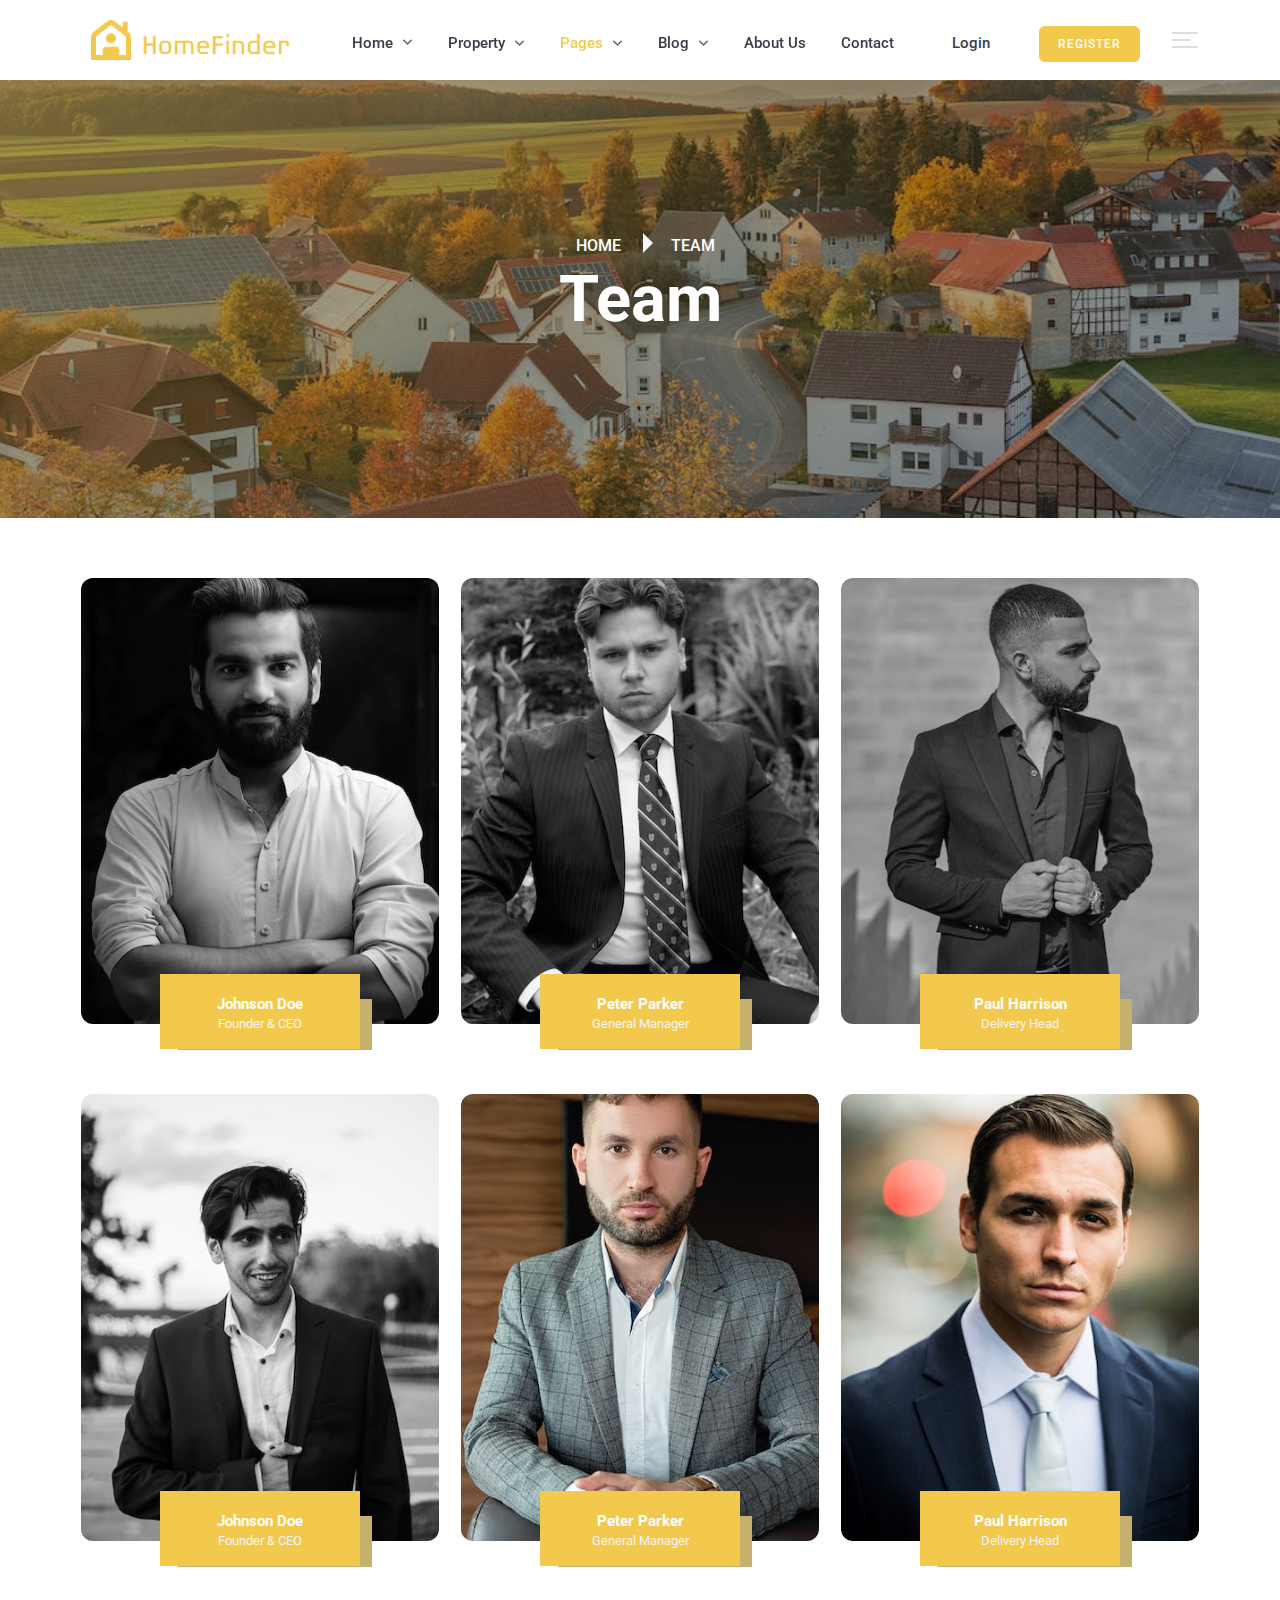
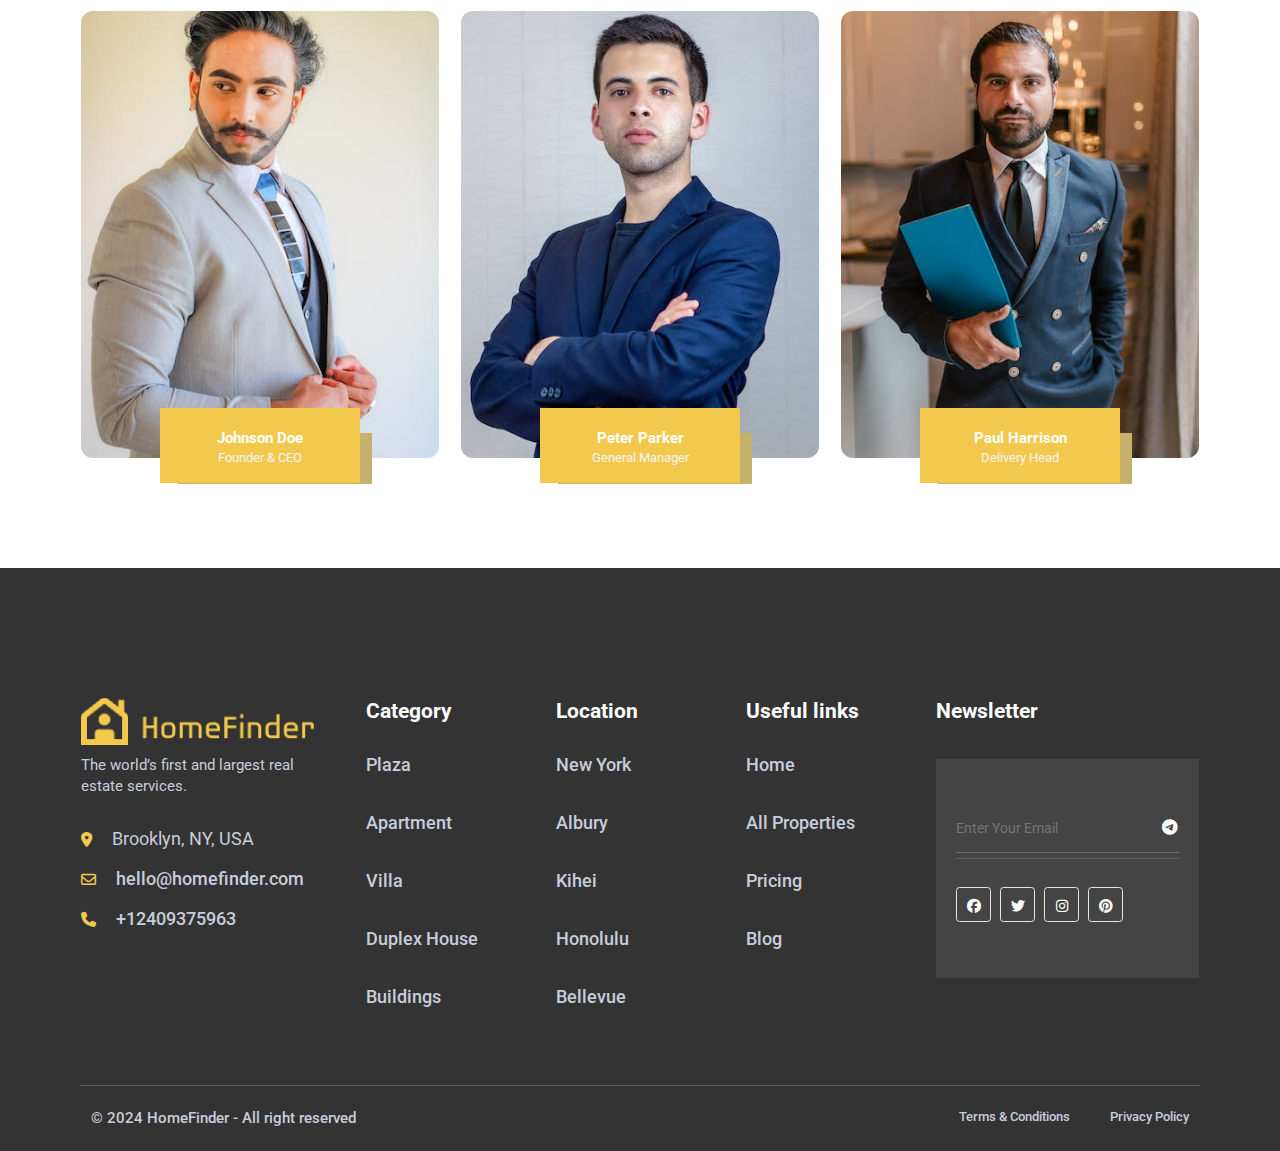
<file: team-member.html>
<!DOCTYPE html>
<html dir="ltr" lang="en">


 
<head>
    <meta name="viewport" content="width=device-width,initial-scale=1.0">
    <meta charset="utf-8">
    <meta name="description" content="HomeFinder">
    <meta name="keywords"
        content="real estate,real estate license,commercial real estate,compass real estate,real estate school,allegheny county real estate,real estate attorney,real estate agencies,australia real estate,agency real estate,real estate crowdfunding,digital real estate,real estate for sale,real estate finance,florida real estate">
    <meta name="author" content="TBS">

    <title>HomeFinder - Real Estate & Property HTML5 Template</title>

    <!-- FAVICON -->
    <link rel="icon" type="image/png" href="images/logo/favicon.png">
    <!-- GOOGLE FONTS -->
    <link rel="preconnect" href="https://fonts.googleapis.com/">
    <link rel="preconnect" href="https://fonts.gstatic.com/" crossorigin>
    <link rel="stylesheet"
        href="https://fonts.googleapis.com/css2?family=Roboto:wght@400;500;700&amp;family=Teko:wght@400;500;600;700&amp;display=swap">
    <!-- AOS CSS -->
    <link rel="stylesheet" href="css/aos.min.css">
    <!-- SELECT 2 CSS -->
    <link rel="stylesheet" href="css/select2.min.css">
    <!-- MAGNIFIC POPUP CSS -->
    <link rel="stylesheet" href="css/magnific-popup.css">
    <!-- FONTAWESOME CSS -->
    <link rel="stylesheet" href="css/all.min.css">
    <link rel="stylesheet" href="css/fontawesome.min.css">
    <!-- SLICK CSS -->
    <link rel="stylesheet" href="css/slick.css">
    <!-- BOOTSTRAP CSS -->
    <link rel="stylesheet" href="css/bootstrap.min.css">
    <!-- MAIN CSS -->
    <link rel="stylesheet" href="css/style.css">
</head>

<body>

    <!--=============================
    START HEADER SECTION
    ==============================-->
    <header>
        <nav class="navbar navbar-expand-lg main_menu">
            <div class="container container_large">
                <a class="navbar-brand" href="index.html">
                    <img src="images/logo/logo.png" alt="HomeFinder" class="img-fluid">
                </a> 
                <button class="navbar-toggle" type="button" id="navbarToggleBtn" data-bs-toggle="collapse" data-bs-target="#navbarNav"
                        aria-controls="navbarNav" aria-expanded="false" aria-label="Toggle navigation">
                    <i class="fas fa-bars bar_icon"></i> 
                    <i class="fa-solid fa-xmark close_icon"></i>
                </button>

                <div class="collapse navbar-collapse" id="navbarNav">
                    <ul class="navbar-nav  m-auto">
                        <li class="nav-item">
                            <a class="nav-link" href="#">Home <i class="fa-solid fa-angle-down fa-sm"></i> </a>
                            <ul class="dropdown_menu">
                                <li><a href="index.html">home style one</a></li>
                                <li><a href="index-2.html">home style two</a></li>
                            </ul>
                        </li>
                        <li class="nav-item">
                            <a class="nav-link" href="#">Property <i class="fa-solid fa-angle-down"></i> </a>
                            <ul class="dropdown_menu">
                                <li><a href="properties.html">Properties</a></li>
                                <li><a href="property-grid-view.html">Property grid view</a></li>
                                <li><a href="property-list-view.html">Property list view</a></li>
                                <li><a href="property-left-sidebar.html">Property left sidebar</a></li>
                                <li><a href="property-right-sidebar.html">Property right sidebar</a></li>
                                <li><a href="property-details.html">Property details</a></li>
                            </ul>
                        </li>
                        <li class="nav-item">
                            <a class="nav-link active" href="#">pages <i class="fa-solid fa-angle-down"></i> </a>
                            <ul class="dropdown_menu">
                                <li><a href="blog.html">Blog</a></li>
                                <li><a href="blog-details.html">Blog details</a></li>
                                <li><a href="pricing.html">Pricing plan</a></li>
                                <li><a href="faq.html">FAQ's</a></li>
                                <li><a class="active" href="team-member.html">Team</a></li>
                            </ul>
                        </li>
                        <li class="nav-item">
                            <a class="nav-link" href="#">Blog <i class="fa-solid fa-angle-down"></i> </a>
                            <ul class="dropdown_menu">
                                <li><a href="blog.html">blog</a></li>
                                <li><a href="blog-details.html">blog details</a></li>
                            </ul>
                        </li>
                        <li class="nav-item">
                            <a class="nav-link" href="about.html">About us</a>
                        </li>
                        <li class="nav-item">
                            <a class="nav-link" href="contact.html">contact</a>
                        </li>
                    </ul>
                    <ul class="menu_right d-flex align-items-center">
                        <li class="menu_btn">
                            <a href="#">Login</a>
                        </li>
                        <li class="menu_btn">
                            <a class="theme-btn" href="#">Register</a>
                        </li>
                        <li>
                            <div class="toggle_bar" data-bs-toggle="offcanvas" data-bs-target="#offcanvasRight"
                                aria-controls="offcanvasRight">
                                <span class="toggle_bar_1"></span>
                                <span class="toggle_bar_2"></span>
                                <span class="toggle_bar_1"></span>
                            </div>
                        </li>
                    </ul>
                </div>
            </div>
        </nav>

        <div class="menu_offcanvas offcanvas offcanvas-end" tabindex="-1" id="offcanvasRight">
            <button type="button" class="btn-close" data-bs-dismiss="offcanvas" aria-label="Close"><i
                    class="fa-solid fa-xmark"></i></button>
            <div class="offcanvas-body">
                <a class="offcanvas_logo" href="index.html">
                    <img src="images/logo/logo.png" alt="HomeFinder" class="img-fluid">
                </a>
                <p class="offcanvas_description">Real Estate is a well-established and reputable real estate company
                    that specializes in buying, selling, and leasing residential and commercial properties. With a
                    dedicated team of experienced real estate professionals, the company is committed to providing
                    excellent service to clients looking to navigate the dynamic real estate market.</p>
                <!-- offcanvas blog of top properties -->
                <div class="offcanvas_blog">
                    <h3>Top Properties</h3>
                    <ul>
                        <li>
                            <div class="img">
                                <img src="images/blog/recent-img-1.jpg" alt="blog" class="img-fluid w-100">
                            </div>
                            <div class="text">
                                <p><i class="fa-regular fa-calendar"></i> 14 November 2023</p>
                                <a class="title" href="blog-details.html">Mindblowing Home at Indiana</a>
                            </div>
                        </li>
                        <li>
                            <div class="img">
                                <img src="images/blog/recent-img-2.jpg" alt="blog" class="img-fluid w-100">
                            </div>
                            <div class="text">
                                <p><i class="fa-regular fa-calendar"></i> 15 January 2024</p>
                                <a class="title" href="blog-details.html">Awesome Plaza in Alabama</a>
                            </div>
                        </li>
                        <li>
                            <div class="img">
                                <img src="images/blog/recent-img-3.jpg" alt="blog" class="img-fluid w-100">
                            </div>
                            <div class="text">
                                <p><i class="fa-regular fa-calendar"></i> 25 February 2024</p>
                                <a class="title" href="blog-details.html">House In Los Washington</a>
                            </div>
                        </li>
                        <li>
                            <div class="img">
                                <img src="images/blog/recent-img.jpg" alt="blog" class="img-fluid w-100">
                            </div>
                            <div class="text">
                                <p><i class="fa-regular fa-calendar"></i> 29 February 2024</p>
                                <a class="title" href="blog-details.html">Luxury Apartment in NEw York</a>
                            </div>
                        </li>
                    </ul>
                </div>
                <!-- offcanvas contact -->
                <div class="offcanvas_contact">
                    <h4>Connected with us</h4>
                    <a class="call" href="callto:40276328246">+12409375963</a>
                    <a class="address" href="https://maps.app.goo.gl/tMcjy5Rk6jycxEEu6">Brooklyn, NY, USA</a>
                    <a class="mail" href="mailto:homefinder@gmail.com">homefinder@gmail.com</a>
                    <ul class="d-flex flex-wrap">
                        <li><a class="facebook" href="#"><i class="fab fa-facebook-f"></i></a></li>
                        <li><a class="twitter" href="#"><i class="fab fa-twitter"></i></a></li>
                        <li><a class="linkedin" href="#"><i class="fab fa-linkedin-in"></i></a></li>
                        <li><a class="youtube" href="#"><i class="fab fa-youtube"></i></a></li>
                    </ul>
                </div>
            </div>
        </div>
    </header>
    <!--=============================
    END HEADER SECTION   
    ==============================-->

    <!-- =================
    PAGE HEADER SECTION START
    =================== -->
    <div class="page-breadcrumb-area page-bg" style="background-image: url('images/section-bg/breadcumb-bg.png')">
        <div class="page-overlay"></div>
        <div class="container">
            <div class="row">
                <div class="col-md-12">
                    <div class="breadcrumb-wrapper">
                        <div class="breadcrumb-list">
                            <ul>
                                <li><a href="index.html">Home</a></li>
                                <li class="active"><a href="#">Team</a></li>
                            </ul>
                        </div>
                        <div class="page-heading">
                            <h3 class="page-title">Team</h3>
                        </div>
                    </div>
                </div>
            </div>
        </div>
    </div>
    <!-- =================
    END PAGE HEADER SECTION
    =================== -->


    <!-- =================
    START TEAM MEMBER SECTION
    =================== -->
    <div class="team-member-page-section">
        <div class="container">
            <div class="row">
                <div class="col-12 col-md-6 col-lg-4">
                    <div class="team-member-card mt-lg-0">
                        <div class="image">
                            <img src="images/team-member/team-1.jpg" alt="team-member">
                        </div>
                        <div class="content-wrapper">
                            <div class="content">
                                <h5 class="title">Johnson Doe</h5>
                                <p class="desc">Founder & CEO</p>
                            </div>
                            <div class="social">
                                <a href="#"><i class="fa-brands fa-facebook-f"></i></a>
                                <a href="#"><i class="fa-brands fa-twitter"></i></a>
                                <a href="#"><i class="fa-brands fa-linkedin-in"></i></a>
                            </div>
                        </div>
                    </div>
                </div>
                <div class="col-12 col-md-6 col-lg-4">
                    <div class="team-member-card mt-lg-0">
                        <div class="image">
                            <img src="images/team-member/team-2.jpg" alt="team-member">
                        </div>
                        <div class="content-wrapper">
                            <div class="content">
                                <h5 class="title">Peter Parker</h5>
                                <p class="desc">General Manager</p>
                            </div>
                            <div class="social">
                                <a href="#"><i class="fa-brands fa-facebook-f"></i></a>
                                <a href="#"><i class="fa-brands fa-twitter"></i></a>
                                <a href="#"><i class="fa-brands fa-linkedin-in"></i></a>
                            </div>
                        </div>
                    </div>
                </div>
                <div class="col-12 col-md-6 col-lg-4">
                    <div class="team-member-card mt-lg-0">
                        <div class="image">
                            <img src="images/team-member/team-3.jpg" alt="team-member">
                        </div>
                        <div class="content-wrapper">
                            <div class="content">
                                <h5 class="title">Paul Harrison</h5>
                                <p class="desc">Delivery Head</p>
                            </div>
                            <div class="social">
                                <a href="#"><i class="fa-brands fa-facebook-f"></i></a>
                                <a href="#"><i class="fa-brands fa-twitter"></i></a>
                                <a href="#"><i class="fa-brands fa-linkedin-in"></i></a>
                            </div>
                        </div>
                    </div>
                </div>
                <div class="col-12 col-md-6 col-lg-4">
                    <div class="team-member-card ">
                        <div class="image">
                            <img src="images/team-member/team-4.jpg" alt="team-member">
                        </div>
                        <div class="content-wrapper">
                            <div class="content">
                                <h5 class="title">Johnson Doe</h5>
                                <p class="desc">Founder & CEO</p>
                            </div>
                            <div class="social">
                                <a href="#"><i class="fa-brands fa-facebook-f"></i></a>
                                <a href="#"><i class="fa-brands fa-twitter"></i></a>
                                <a href="#"><i class="fa-brands fa-linkedin-in"></i></a>
                            </div>
                        </div>
                    </div>
                </div>
                <div class="col-12 col-md-6 col-lg-4">
                    <div class="team-member-card ">
                        <div class="image">
                            <img src="images/team-member/team-5.jpg" alt="team-member">
                        </div>
                        <div class="content-wrapper">
                            <div class="content">
                                <h5 class="title">Peter Parker</h5>
                                <p class="desc">General Manager</p>
                            </div>
                            <div class="social">
                                <a href="#"><i class="fa-brands fa-facebook-f"></i></a>
                                <a href="#"><i class="fa-brands fa-twitter"></i></a>
                                <a href="#"><i class="fa-brands fa-linkedin-in"></i></a>
                            </div>
                        </div>
                    </div>
                </div>
                <div class="col-12 col-md-6 col-lg-4">
                    <div class="team-member-card ">
                        <div class="image">
                            <img src="images/team-member/team-6.jpg" alt="team-member">
                        </div>
                        <div class="content-wrapper">
                            <div class="content">
                                <h5 class="title">Paul Harrison</h5>
                                <p class="desc">Delivery Head</p>
                            </div>
                            <div class="social">
                                <a href="#"><i class="fa-brands fa-facebook-f"></i></a>
                                <a href="#"><i class="fa-brands fa-twitter"></i></a>
                                <a href="#"><i class="fa-brands fa-linkedin-in"></i></a>
                            </div>
                        </div>
                    </div>
                </div>
                <div class="col-12 col-md-6 col-lg-4">
                    <div class="team-member-card ">
                        <div class="image">
                            <img src="images/team-member/team-7.jpg" alt="team-member">
                        </div>
                        <div class="content-wrapper">
                            <div class="content">
                                <h5 class="title">Johnson Doe</h5>
                                <p class="desc">Founder & CEO</p>
                            </div>
                            <div class="social">
                                <a href="#"><i class="fa-brands fa-facebook-f"></i></a>
                                <a href="#"><i class="fa-brands fa-twitter"></i></a>
                                <a href="#"><i class="fa-brands fa-linkedin-in"></i></a>
                            </div>
                        </div>
                    </div>
                </div>
                <div class="col-12 col-md-6 col-lg-4">
                    <div class="team-member-card">
                        <div class="image">
                            <img src="images/team-member/team-8.jpg" alt="team-member">
                        </div>
                        <div class="content-wrapper">
                            <div class="content">
                                <h5 class="title">Peter Parker</h5>
                                <p class="desc">General Manager</p>
                            </div>
                            <div class="social">
                                <a href="#"><i class="fa-brands fa-facebook-f"></i></a>
                                <a href="#"><i class="fa-brands fa-twitter"></i></a>
                                <a href="#"><i class="fa-brands fa-linkedin-in"></i></a>
                            </div>
                        </div>
                    </div>
                </div>
                <div class="col-12 col-md-6 col-lg-4">
                    <div class="team-member-card">
                        <div class="image">
                            <img src="images/team-member/team-9.jpg" alt="team-member">
                        </div>
                        <div class="content-wrapper">
                            <div class="content">
                                <h5 class="title">Paul Harrison</h5>
                                <p class="desc">Delivery Head</p>
                            </div>
                            <div class="social">
                                <a href="#"><i class="fa-brands fa-facebook-f"></i></a>
                                <a href="#"><i class="fa-brands fa-twitter"></i></a>
                                <a href="#"><i class="fa-brands fa-linkedin-in"></i></a>
                            </div>
                        </div>
                    </div>
                </div>
            </div>

        </div>
    </div>
    <!-- =================
    END TEAM MEMBER SECTION
    =================== -->

    <!-- =================
    START FOOTER SECTION
    =================== -->
    <footer class="footer-section">
        <div class="footer-sec">
            <div class="container">
                <div class="row">
                    <div class="col-xxl-3 col-xl-3 col-lg-3 col-md-6">
                        <div class="footer-widget">
                            <div class="footer-widget-info">
                                <div class="footer-logo">
                                    <a href="index.html">
                                        <div class="logo-section">
                                            <div>
                                                <img src="images/logo/logo.png" alt="Footer Logo">
                                            </div>
                                        </div>
                                    </a>
                                    <p>
                                        The world’s first and largest real estate services.
                                    </p>
                                </div>
                                <div class="footer-widget-contact">
                                    <div class="footer-contact">
                                        <ul>
                                            <li>
                                                <div class="contact-icon">
                                                    <i class="fa-solid fa-location-dot"></i>
                                                </div>
                                                <div class="contact-text">
                                                    <span>Brooklyn, NY, USA</span>
                                                </div>
                                            </li>
                                            <li>
                                                <div class="contact-icon">
                                                    <i class="fa-regular fa-envelope"></i>
                                                </div>
                                                <div class="contact-text">
                                                    <a
                                                        href="mailto:hello@homefinder.com"><span>hello@homefinder.com</span></a>
                                                </div>
                                            </li>
                                            <li>
                                                <div class="contact-icon">
                                                    <i class="fa-solid fa-phone"></i>
                                                </div>
                                                <div class="contact-text">
                                                    <a href="tell:+12409375963">
                                                        <span>+12409375963</span>
                                                    </a>
                                                </div>
                                            </li>
                                        </ul>
                                    </div>
                                </div>
                            </div>
                        </div>
                    </div>

                    <div class="col-xxl-2 col-xl-2 col-lg-2 col-md-6">
                        <div class="footer-widget widget_nav_menu">
                            <h2 class="footer-widget-title">Category</h2>
                            <ul class="menu">
                                <li><a href="properties.html">Plaza</a></li>
                                <li><a href="properties.html">Apartment</a></li>
                                <li><a href="properties.html">Villa</a></li>
                                <li><a href="properties.html">Duplex house</a></li>
                                <li><a href="properties.html">Buildings</a></li>
                            </ul>
                        </div>
                    </div>

                    <div class="col-xxl-2 col-xl-2 col-lg-2 col-md-6">
                        <div class="footer-widget widget_nav_menu">
                            <h2 class="footer-widget-title">Location</h2>
                            <ul class="menu">
                                <li><a href="#">New york</a></li>
                                <li><a href="#">Albury</a></li>
                                <li><a href="#">Kihei</a></li>
                                <li><a href="#">Honolulu</a></li>
                                <li><a href="#">Bellevue</a></li>
                            </ul>
                        </div>
                    </div>

                    <div class="col-xxl-2 col-xl-2 col-lg-2 col-md-6">
                        <div class="footer-widget widget_nav_menu">
                            <h2 class="footer-widget-title">Useful links</h2>
                            <ul class="menu">
                                <li><a href="index.html">Home</a></li>
                                <li><a href="properties.html">All properties</a></li>
                                <li><a href="pricing.html">Pricing</a></li>
                                <li><a href="blog.html">Blog</a></li>
                            </ul>
                        </div>
                    </div>

                    <div class="col-xxl-3 col-xl-3 col-lg-3 col-md-6">
                        <div class="footer-widget widget_nav_menu">
                            <h2 class="footer-widget-title">Newsletter</h2>
                            <div class="newsletter-card-wrapper style-two">
                                <div class="newsletter-card">
                                    <div class="subscribe-form">
                                        <form method="post" action="#">
                                            <div class="form-group">
                                                <input type="email" name="email" value="" placeholder="Enter Your Email"
                                                    required="">
                                                <button type="submit" class="submit-btn"><i
                                                        class="fab fa-telegram-plane"></i></button>
                                            </div>
                                        </form>
                                    </div>

                                    <div class="icon-box-wrapper style-one">
                                        <div class="icon-box">
                                            <div class="icons">
                                                <a href="#"><i class="fa-brands fa-facebook"></i></a>
                                                <a href="#"><i class="fa-brands fa-twitter"></i></a>
                                                <a href="#"><i class="fa-brands fa-instagram"></i></a>
                                                <a href="#"><i class="fa-brands fa-pinterest"></i></a>
                                            </div>
                                        </div>
                                    </div>

                                </div>
                            </div>
                        </div>
                    </div>
                    <div class="footer-bottom-area">
                        <hr>
                        <div class="container">
                            <div class="row">
                                <div class="col-lg-6 text-md-center">
                                    <div class="copyright-text"> <a href="#"
                                            target="_blank">© 2024 HomeFinder - All right reserved</a>
                                    </div>
                                </div>
                                <div class="col-lg-6">
                                    <div class="footer-bottom-menu">
                                        <ul>
                                            <li>
                                                <a href="#">Terms & Conditions</a>
                                            </li>
                                            <li>
                                                <a href="#">Privacy Policy</a>
                                            </li>
                                        </ul>
                                    </div>
                                </div>
                            </div>
                        </div>
                    </div>
                </div>
            </div>
        </div>
    </footer>
    <!-- =================
    END FOOTER SECTION
    =================== -->

    <!-- =================
    START SCROLL UP SECTION
    =================== -->
    <div id="scrollTop" class="scrollup-wrapper">
        <div class="scrollup-btn">
            <i class="fa-solid fa-angle-up"></i>
        </div>
    </div>
    <!-- =================
    END SCROLL UP SECTION
    =================== -->






    <!-- JQUERY PLUGIN JS -->
    <script src="js/jquery.min.js"></script>
    <!-- BOOTSTRAP JS -->
    <script src="js/bootstrap.min.js"></script>
    <!-- SELECT 2 PLUGIN JS -->
    <script src="js/select2.min.js"></script>
    <!-- SLICK PLUGIN JS -->
    <script src="js/slick.js"></script>
    <!-- COUNTERUP PLUGIN JS -->
    <script src="js/jquery.counterup.min.js"></script>
    <!-- MAGNIFIC PLUGIN JS -->
    <script src="js/jquery.magnific-popup.min.js"></script>
    <!-- AOS PLUGIN JS -->
    <script src="js/aos.js"></script>
    <!-- TILT PLUGIN JS -->
    <script src="js/tilt.jquery.js"></script>
    <!-- WAYPOINTS PLUGIN JS -->
    <script src="js/waypoints.js"></script> 
    <!-- MAIN JS -->
    <script src="js/custom.js"></script>
</body>
 
</html>
</file>
<file: css/style.css>
/*
 * Stylesheet:  style.css
 * Theme:       HomeFinder - Real Estate & Property HTML5 Template
 * Version:     1.0
 * Author:     	Triplebytes 
 * Developed By: Masirul Islam
 */
/* Table of contents
=========================
1. SCROLL UP
2. NAV MENU
3. INTRO
4. ACCORDION
5. ICON CARD  
6. CARD-BOX  
7. ABOUT CARD  
8. CATEGORIES  
9. COMMENT-BOX  
10. COUNTER  
11. FEATURED  
12. ICON-BOX  
13. ICON-CONTENT  
14. IMAGE-BOX  
15. PROFILE-CARD  
16. RECENT POST BOX   
17. TAGS   
18. COMMENT FORM  
19. COUNTER  
20. IMAGE SLIDESHOW 
21. NEWSLETTER  
22. PAGINATION   
23. SUBSCRIBE  
24. TITLE SECTION  
25. VIDEO POPUP  
26. NEWSLETTER
27. RATING BOX  
28. REVIEW BOX  
29. CARD WRAPPER  
30. BUTTON  
31. SEARCH BAR  
32. PRICING CARD  
33. HIGHLIGHTS  
34. BLOB ANIMATION   
35. WAVY SHAPE  
36. HEADING LINE  
37. INSTRUCTIONS  
38. SIDEBAR  
39  TEAM MEMBER CARD
40. BREADCUMB  
41. PAGES  
42. FOOTER
===========================*/
/* THEME DEFAULT */
* {
  margin: 0;
  border: 0;
  outline: none;
}

html,
body {
  height: 100%;
  font-size: 16px;
  font-weight: 400;
  font-family: "Roboto", sans-serif;
  color: #666666;
  vertical-align: baseline;
  line-height: 30px;
}
@media (max-width: 1399.98px) {
  html,
  body {
    font-size: 15px;
    line-height: 21px;
  }
}
@media (max-width: 1199.98px) {
  html,
  body {
    font-size: 14px;
    line-height: 18px;
  }
}
@media (max-width: 991.98px) {
  html,
  body {
    font-size: 13px;
    line-height: 21px;
  }
}
@media (max-width: 767.98px) {
  html,
  body {
    font-size: 12px;
    line-height: 18px;
  }
}
@media (max-width: 575.98px) {
  html,
  body {
    font-size: 11px;
    line-height: 17px;
  }
}

p {
  font-family: "Roboto", sans-serif;
  font-size: 16px;
  font-weight: 400;
  line-height: 24px;
  letter-spacing: 0px;
}
@media (max-width: 1399.98px) {
  p {
    font-size: 15px;
    line-height: 21px;
  }
}
@media (max-width: 1199.98px) {
  p {
    font-size: 14px;
    line-height: 18px;
  }
}
@media (max-width: 991.98px) {
  p {
    font-size: 13px;
    line-height: 21px;
  }
}
@media (max-width: 767.98px) {
  p {
    font-size: 12px;
    line-height: 18px;
  }
}
@media (max-width: 575.98px) {
  p {
    font-size: 11px;
    line-height: 17px;
  }
}

img {
  max-width: 100%;
  height: auto;
}

h1 a,
h2 a,
h3 a,
h4 a,
h5 a,
h6 a {
  color: inherit;
}

h1,
h2,
h3,
h4,
h5,
h6 {
  margin-top: 0;
  font-family: "Roboto", sans-serif;
  color: #393d48;
  font-style: normal;
  transition: all 0.5s ease-out;
  -webkit-transition: all 0.5s ease-out;
  -moz-transition: all 0.5s ease-out;
  -ms-transition: all 0.5s ease-out;
  -o-transition: all 0.5s ease-out;
}

h1 {
  font-size: 56px;
  font-weight: 700;
  line-height: 62px;
  letter-spacing: 0px;
}
@media (max-width: 1399.98px) {
  h1 {
    font-size: 48px;
    line-height: 52.8px;
  }
}
@media (max-width: 1199.98px) {
  h1 {
    font-size: 40px;
    line-height: 44px;
  }
}
@media (max-width: 767.98px) {
  h1 {
    font-size: 40px;
    line-height: 44px;
  }
}
@media (max-width: 575.98px) {
  h1 {
    font-size: 30px;
    line-height: 33px;
  }
}
@media (max-width: 325px) {
  h1 {
    font-size: 25px;
    line-height: 27.5px;
  }
}

h2 {
  font-size: 48px;
  font-weight: 700;
  line-height: 58px;
  letter-spacing: 0px;
}
@media (max-width: 1399.98px) {
  h2 {
    font-size: 45px;
    line-height: 54px;
  }
}
@media (max-width: 1199.98px) {
  h2 {
    font-size: 40px;
    line-height: 48px;
  }
}
@media (max-width: 991.98px) {
  h2 {
    font-size: 35px;
    line-height: 42px;
  }
}
@media (max-width: 767.98px) {
  h2 {
    font-size: 30px;
    line-height: 36px;
  }
}
@media (max-width: 575.98px) {
  h2 {
    font-size: 20px;
    line-height: 24px;
  }
}

h3 {
  font-size: 36px;
  font-weight: 700;
  line-height: 43px;
  letter-spacing: 0px;
}
@media (max-width: 1399.98px) {
  h3 {
    font-size: 33px;
    line-height: 39.6px;
  }
}
@media (max-width: 1199.98px) {
  h3 {
    font-size: 30px;
    line-height: 36.6px;
  }
}
@media (max-width: 991.98px) {
  h3 {
    font-size: 28px;
    line-height: 33.6px;
  }
}
@media (max-width: 767.98px) {
  h3 {
    font-size: 18px;
    line-height: 21.6px;
  }
}
@media (max-width: 575.98px) {
  h3 {
    font-size: 16px;
    line-height: 19.2px;
  }
}
@media only screen and (min-width: 1025px) and (max-width: 1280px) {
  h3 {
    font-size: 30px;
    line-height: 36.6px;
  }
}

h4 {
  font-size: 24px;
  font-weight: 700;
  line-height: 34px;
  letter-spacing: 0px;
}
@media (max-width: 1399.98px) {
  h4 {
    font-size: 21px;
    line-height: 29.4px;
  }
}
@media (max-width: 1199.98px) {
  h4 {
    font-size: 18px;
    line-height: 25.2px;
  }
}
@media (max-width: 767.98px) {
  h4 {
    font-size: 15px;
    line-height: 21px;
  }
}
@media (max-width: 575.98px) {
  h4 {
    font-size: 14px;
    line-height: 19.6px;
  }
}

h5 {
  font-size: 18px;
  font-weight: 700;
  line-height: 27px;
  letter-spacing: 0px;
}
@media (max-width: 1399.98px) {
  h5 {
    font-size: 15px;
    line-height: 22.5px;
  }
}
@media (max-width: 767.98px) {
  h5 {
    font-size: 13px;
    line-height: 19.5px;
  }
}
@media (max-width: 575.98px) {
  h5 {
    font-size: 11px;
    line-height: 16.5px;
  }
}

h6 {
  font-size: 16px;
  font-weight: 700;
  line-height: 24px;
  letter-spacing: 0px;
}
@media (max-width: 1399.98px) {
  h6 {
    font-size: 14px;
    line-height: 21px;
  }
}
@media (max-width: 1199.98px) {
  h6 {
    font-size: 14px;
    line-height: 21px;
  }
}
@media (max-width: 991.98px) {
  h6 {
    font-size: 13px;
    line-height: 19.5px;
  }
}
@media (max-width: 767.98px) {
  h6 {
    font-size: 12px;
    line-height: 18px;
  }
}
@media (max-width: 575.98px) {
  h6 {
    font-size: 10px;
    line-height: 15px;
  }
}

label {
  color: #666666;
  cursor: pointer;
  font-size: 16px;
  font-weight: 400;
}

button {
  cursor: pointer;
  transition: all 0.5s ease-out;
  -webkit-transition: all 0.5s ease-out;
  -moz-transition: all 0.5s ease-out;
  -ms-transition: all 0.5s ease-out;
  -o-transition: all 0.5s ease-out;
}

a:not([href]):not([tabindex]) {
  color: inherit;
  text-decoration: none;
}

a,
.button {
  text-decoration: none;
  transition: all 0.5s ease-out;
  -webkit-transition: all 0.5s ease-out;
  -moz-transition: all 0.5s ease-out;
  -ms-transition: all 0.5s ease-out;
  -o-transition: all 0.5s ease-out;
}

a:focus,
.button:focus {
  text-decoration: none;
  outline: none;
}

a:focus {
  color: #f2c94c;
  text-decoration: none;
  transition: all 0.5s ease-out;
  -webkit-transition: all 0.5s ease-out;
  -moz-transition: all 0.5s ease-out;
  -ms-transition: all 0.5s ease-out;
  -o-transition: all 0.5s ease-out;
}

a,
button {
  color: #393d48;
  font-weight: 500;
  font-family: "Roboto", sans-serif;
  outline: medium none;
  transition: all 0.5s ease-out;
  -webkit-transition: all 0.5s ease-out;
  -moz-transition: all 0.5s ease-out;
  -ms-transition: all 0.5s ease-out;
  -o-transition: all 0.5s ease-out;
}
a:hover,
button:hover {
  color: #f2c94c;
  transition: all 0.5s ease-out;
  -webkit-transition: all 0.5s ease-out;
  -moz-transition: all 0.5s ease-out;
  -ms-transition: all 0.5s ease-out;
  -o-transition: all 0.5s ease-out;
}

button:focus,
input:focus,
input:focus,
textarea,
textarea:focus {
  outline: 0;
}

ul {
  list-style: outside none none;
  margin: 0;
  padding: 0;
}

::-moz-selection {
  background: #f2c94c;
  text-shadow: none;
  color: #fff;
}

::selection {
  background: #f2c94c;
  text-shadow: none;
  color: #fff;
}

textarea:focus,
input:focus {
  outline: none;
}

.background-black {
  background-color: #151515;
}

.bg-light-black {
  background-color: rgb(49, 55, 63);
}

.background-blue {
  background-color: #003869;
}

.bg-dark-blue {
  background-color: rgb(14, 49, 81);
}

.background-light-blue {
  background-color: #f2c94c;
}

.background-skye {
  background-color: #1eae98;
}

.background-gray {
  background-color: #eef5f8;
}

.background-light-gray {
  background-color: #f3f7fc;
}

.page-bg {
  background-color: #151515;
}

.border-radius-12 {
  border-radius: 12px;
}

.text-white-100 {
  color: #c7cdda;
}

code {
  color: #c6b06e;
}

.theme-btn,
input.theme-btn {
  display: -webkit-inline-box;
  display: -ms-inline-flexbox;
  display: inline-flex;
  background-color: #f2c94c;
  color: #fff;
  padding: 15px 25px;
  font-family: "Roboto", sans-serif;
  font-size: 15px;
  font-style: normal;
  font-weight: 500;
  line-height: normal;
  letter-spacing: 1px;
  text-transform: uppercase;
  position: relative;
  z-index: 1;
  transition: all 0.5s ease-out;
  -webkit-transition: all 0.5s ease-out;
  -moz-transition: all 0.5s ease-out;
  -ms-transition: all 0.5s ease-out;
  -o-transition: all 0.5s ease-out;
  -webkit-box-align: center;
  -ms-flex-align: center;
  align-items: center;
  gap: 10px;
  border-radius: 6px;
  overflow: hidden;
  border: 1px solid transparent;
}
@media (max-width: 1399.98px) {
  .theme-btn,
  input.theme-btn {
    padding: 12px 22px;
    font-size: 13px;
  }
}
@media (max-width: 1199.98px) {
  .theme-btn,
  input.theme-btn {
    padding: 10px 20px;
    font-size: 12px;
  }
}
@media (max-width: 767.98px) {
  .theme-btn,
  input.theme-btn {
    padding: 8px 16px;
    font-size: 10px;
  }
}
@media only screen and (min-width: 992px) and (max-width: 1024px) {
  .theme-btn,
  input.theme-btn {
    padding: 8px 15px;
    font-size: 12px;
  }
}
@media only screen and (min-width: 1025px) and (max-width: 1280px) {
  .theme-btn,
  input.theme-btn {
    padding: 10px 18px;
    font-size: 12px;
  }
}
.theme-btn i,
input.theme-btn i {
  display: -webkit-inline-box;
  display: -ms-inline-flexbox;
  display: inline-flex;
  -webkit-box-align: center;
  -ms-flex-align: center;
  align-items: center;
  -webkit-box-pack: center;
  -ms-flex-pack: center;
  justify-content: center;
  color: #fff;
  font-size: 13px;
}
.theme-btn:hover,
input.theme-btn:hover {
  color: #f2c94c;
  background-color: transparent;
  border: 1px solid #f2c94c;
}
.theme-btn:focus,
input.theme-btn:focus {
  color: #393d48;
}
.theme-btn.simple-btn,
input.theme-btn.simple-btn {
  padding-left: 36px;
  padding-right: 36px;
}

.theme-btn-one {
  padding: 6px 20px;
  font-family: "Roboto", sans-serif;
  font-size: 15px;
  font-weight: 400;
  border: 1px solid #f2c94c;
  color: #ffffff;
  background: #f2c94c;
  transition: all 0.5s ease-out;
  -webkit-transition: all 0.5s ease-out;
  -moz-transition: all 0.5s ease-out;
  -ms-transition: all 0.5s ease-out;
  -o-transition: all 0.5s ease-out;
}
.theme-btn-one:hover {
  background: #ffffff;
  color: #f2c94c;
}
@media (max-width: 1399.98px) {
  .theme-btn-one {
    padding: 10px 18px;
    font-size: 14px;
  }
}
@media (max-width: 991.98px) {
  .theme-btn-one {
    padding: 6px 18px;
    margin: 20px 0px;
    font-size: 14px;
  }
}
@media (max-width: 767.98px) {
  .theme-btn-one {
    padding: 6px 15px;
    font-size: 12px;
  }
}
@media (max-width: 575.98px) {
  .theme-btn-one {
    padding: 5px 10px;
    font-size: 11px;
  }
}
@media only screen and (min-width: 992px) and (max-width: 1024px) {
  .theme-btn-one {
    padding: 12px 20px;
    margin: 2px 0px 0px 8px;
  }
}
@media only screen and (min-width: 1025px) and (max-width: 1280px) {
  .theme-btn-one {
    padding: 10px 20px;
  }
}

.theme-btn-two {
  padding: 15px 30px;
  font-family: "Roboto", sans-serif;
  font-size: 15px;
  font-weight: 600;
  border-radius: 20px;
  border: 1px solid #f2c94c;
  color: #ffffff;
  background: #f2c94c;
  transition: all 0.5s ease-out;
  -webkit-transition: all 0.5s ease-out;
  -moz-transition: all 0.5s ease-out;
  -ms-transition: all 0.5s ease-out;
  -o-transition: all 0.5s ease-out;
}
.theme-btn-two:hover {
  background: #ffffff;
  color: #f2c94c;
}

.theme-btn-three {
  padding: 15px 150px;
  font-family: "Roboto", sans-serif;
  font-size: 15px;
  font-weight: 600;
  border: 1px solid #f2c94c;
  border-radius: 20px;
  -webkit-border-radius: 20px;
  -moz-border-radius: 20px;
  -ms-border-radius: 20px;
  -o-border-radius: 20px;
  color: #ffffff;
  background: #f2c94c;
  transition: all 0.5s ease-out;
  -webkit-transition: all 0.5s ease-out;
  -moz-transition: all 0.5s ease-out;
  -ms-transition: all 0.5s ease-out;
  -o-transition: all 0.5s ease-out;
}
.theme-btn-three:hover {
  background: #ffffff;
  color: #f2c94c;
}

.theme-btn-secondary {
  display: -webkit-inline-box;
  display: -ms-inline-flexbox;
  display: inline-flex;
  background-color: #f2c94c;
  color: #fff;
  padding: 15px 25px;
  font-family: "Roboto", sans-serif;
  font-size: 13px;
  font-style: normal;
  font-weight: 500;
  line-height: normal;
  letter-spacing: 1.8px;
  text-transform: uppercase;
  position: relative;
  z-index: 1;
  transition: all 0.5s ease-out;
  -webkit-transition: all 0.5s ease-out;
  -moz-transition: all 0.5s ease-out;
  -ms-transition: all 0.5s ease-out;
  -o-transition: all 0.5s ease-out;
  -webkit-box-align: center;
  -ms-flex-align: center;
  align-items: center;
  gap: 10px;
  border-radius: 6px;
  overflow: hidden;
  border: 1px solid transparent;
}
@media (max-width: 767.98px) {
  .theme-btn-secondary {
    font-size: 13px;
  }
}
.theme-btn-secondary:hover {
  color: #ffffff;
  background-color: transparent;
  border: 1px solid #f2c94c;
}
.theme-btn-secondary:focus {
  color: #ffffff;
}

.contact-form-btn {
  -webkit-box-pack: center;
  -ms-flex-pack: center;
  justify-content: center;
  width: 100%;
  display: block;
  line-height: 42px;
}
.contact-form-btn .icon {
  float: right;
}

input.theme-btn {
  display: inline-block !important;
  width: inherit !important;
  border: 0 !important;
}

.custom-container {
  margin: 0 80px;
}

.social-profile {
  display: -webkit-box;
  display: -ms-flexbox;
  display: flex;
  -webkit-box-align: center;
  -ms-flex-align: center;
  align-items: center;
  gap: 20px;
}
.social-profile a {
  color: #ffffff;
  font-size: 18px;
  display: -webkit-box;
  display: -ms-flexbox;
  display: flex;
  -webkit-box-align: center;
  -ms-flex-align: center;
  align-items: center;
  -webkit-box-pack: center;
  -ms-flex-pack: center;
  justify-content: center;
  transition: all 0.5s ease-out;
  -webkit-transition: all 0.5s ease-out;
  -moz-transition: all 0.5s ease-out;
  -ms-transition: all 0.5s ease-out;
  -o-transition: all 0.5s ease-out;
}
.social-profile a:hover {
  transition: all 0.5s ease-out;
  -webkit-transition: all 0.5s ease-out;
  -moz-transition: all 0.5s ease-out;
  -ms-transition: all 0.5s ease-out;
  -o-transition: all 0.5s ease-out;
  color: #31373f;
}

.title-center p {
  text-align: center;
  color: #f2c94c;
}

.sub-title-center h2 {
  text-align: center;
  margin: 0px 0px 60px;
  color: #151515;
}
@media (max-width: 767.98px) {
  .sub-title-center h2 {
    margin: 0px 0px 35px;
  }
}
@media (max-width: 575.98px) {
  .sub-title-center h2 {
    margin: 0px 0px 15px;
  }
}

.title p {
  left: 0;
  color: #f2c94c;
}

.sub-title h2 {
  text-align: left;
  margin-bottom: 60px;
  color: #151515;
}
@media (max-width: 767.98px) {
  .sub-title h2 {
    margin: 0px 0px 35px;
  }
}
@media (max-width: 575.98px) {
  .sub-title h2 {
    margin: 0px 0px 15px;
  }
}

.form-check-input:checked {
  background-color: #f2c94c;
  border: none;
}

.mt-5 {
  margin-top: 5px;
}

.mt-10 {
  margin-top: 10px;
}

.mt-15 {
  margin-top: 15px;
}

.mt-20 {
  margin-top: 20px;
}

.mt-25 {
  margin-top: 25px;
}

.mt-30 {
  margin-top: 30px;
}

.mt-35 {
  margin-top: 35px;
}

.mt-40 {
  margin-top: 40px;
}

.mt-45 {
  margin-top: 45px;
}

.mt-50 {
  margin-top: 50px;
}

.mt-55 {
  margin-top: 55px;
}

.mt-60 {
  margin-top: 60px;
}

.mt-65 {
  margin-top: 65px;
}

.mt-70 {
  margin-top: 70px;
}

.mt-75 {
  margin-top: 75px;
}

.mt-80 {
  margin-top: 80px;
}

.mt-85 {
  margin-top: 85px;
}

.mt-90 {
  margin-top: 90px;
}

.mt-95 {
  margin-top: 95px;
}

.mt-100 {
  margin-top: 100px;
}

.mt-105 {
  margin-top: 105px;
}

.mt-110 {
  margin-top: 110px;
}

.mt-115 {
  margin-top: 115px;
}

.mt-120 {
  margin-top: 120px;
}

.mt-125 {
  margin-top: 125px;
}

.mt-130 {
  margin-top: 130px;
}

.mt-135 {
  margin-top: 135px;
}

.mt-140 {
  margin-top: 140px;
}

.mt-145 {
  margin-top: 145px;
}

.mt-150 {
  margin-top: 150px;
}

.mt-155 {
  margin-top: 155px;
}

.mt-160 {
  margin-top: 160px;
}

.mt-165 {
  margin-top: 165px;
}

.mt-170 {
  margin-top: 170px;
}

.mt-175 {
  margin-top: 175px;
}

.mt-180 {
  margin-top: 180px;
}

.mt-185 {
  margin-top: 185px;
}

.mt-190 {
  margin-top: 190px;
}

.mt-195 {
  margin-top: 195px;
}

.mt-200 {
  margin-top: 200px;
}

/*-- Margin Bottom --*/
.mb-5 {
  margin-bottom: 5px;
}

.mb-10 {
  margin-bottom: 10px;
}

.mb-15 {
  margin-bottom: 15px;
}

.mb-20 {
  margin-bottom: 20px;
}

.mb-25 {
  margin-bottom: 25px;
}

.mb-30 {
  margin-bottom: 30px;
}

.mb-35 {
  margin-bottom: 35px;
}

.mb-40 {
  margin-bottom: 40px;
}

.mb-45 {
  margin-bottom: 45px;
}

.mb-50 {
  margin-bottom: 50px;
}

.mb-55 {
  margin-bottom: 55px;
}

.mb-60 {
  margin-bottom: 60px;
}

.mb-65 {
  margin-bottom: 65px;
}

.mb-70 {
  margin-bottom: 70px;
}

.mb-75 {
  margin-bottom: 75px;
}

.mb-80 {
  margin-bottom: 80px;
}

.mb-85 {
  margin-bottom: 85px;
}

.mb-90 {
  margin-bottom: 90px;
}

.mb-95 {
  margin-bottom: 95px;
}

.mb-100 {
  margin-bottom: 100px;
}

.mb-105 {
  margin-bottom: 105px;
}

.mb-110 {
  margin-bottom: 110px;
}

.mb-115 {
  margin-bottom: 115px;
}

.mb-120 {
  margin-bottom: 120px;
}

.mb-125 {
  margin-bottom: 125px;
}

.mb-130 {
  margin-bottom: 130px;
}

.mb-135 {
  margin-bottom: 135px;
}

.mb-140 {
  margin-bottom: 140px;
}

.mb-145 {
  margin-bottom: 145px;
}

.mb-150 {
  margin-bottom: 150px;
}

.mb-155 {
  margin-bottom: 155px;
}

.mb-160 {
  margin-bottom: 160px;
}

.mb-165 {
  margin-bottom: 165px;
}

.mb-170 {
  margin-bottom: 170px;
}

.mb-175 {
  margin-bottom: 175px;
}

.mb-180 {
  margin-bottom: 180px;
}

.mb-185 {
  margin-bottom: 185px;
}

.mb-190 {
  margin-bottom: 190px;
}

.mb-195 {
  margin-bottom: 195px;
}

.mb-200 {
  margin-bottom: 200px;
}

.mb-205 {
  margin-bottom: 205px;
}

.mb-210 {
  margin-bottom: 210px;
}

.mb-215 {
  margin-bottom: 215px;
}

.mb-220 {
  margin-bottom: 220px;
}

.mb-245 {
  margin-bottom: 245px;
}

.mb-250 {
  margin-bottom: 250px;
}

/*-- Padding Top --*/
.pt-5 {
  padding-top: 5px;
}

.pt-10 {
  padding-top: 10px;
}

.pt-15 {
  padding-top: 15px;
}

.pt-20 {
  padding-top: 20px;
}

.pt-21 {
  padding-top: 21px;
}

.pt-22 {
  padding-top: 22px;
}

.pt-23 {
  padding-top: 23px;
}

.pt-24 {
  padding-top: 24px;
}

.pt-25 {
  padding-top: 25px;
}

.pt-30 {
  padding-top: 30px;
}

.pt-35 {
  padding-top: 35px;
}

.pt-40 {
  padding-top: 40px;
}

.pt-45 {
  padding-top: 45px;
}

.pt-50 {
  padding-top: 50px;
}

.pt-55 {
  padding-top: 55px;
}

.pt-60 {
  padding-top: 60px;
}

.pt-65 {
  padding-top: 65px;
}

.pt-70 {
  padding-top: 70px;
}

.pt-75 {
  padding-top: 75px;
}

.pt-80 {
  padding-top: 80px;
}

.pt-85 {
  padding-top: 85px;
}

.pt-86 {
  padding-top: 85px;
}

.pt-87 {
  padding-top: 85px;
}

.pt-88 {
  padding-top: 85px;
}

.pt-89 {
  padding-top: 85px;
}

.pt-90 {
  padding-top: 90px;
}

.pt-95 {
  padding-top: 95px;
}

.pt-100 {
  padding-top: 100px;
}

.pt-105 {
  padding-top: 105px;
}

.pt-110 {
  padding-top: 110px;
}

.pt-115 {
  padding-top: 115px;
}

.pt-120 {
  padding-top: 120px;
}

.pt-125 {
  padding-top: 125px;
}

.pt-130 {
  padding-top: 130px;
}

.pt-135 {
  padding-top: 135px;
}

.pt-140 {
  padding-top: 140px;
}

.pt-145 {
  padding-top: 145px;
}

.pt-150 {
  padding-top: 150px;
}

.pt-155 {
  padding-top: 155px;
}

.pt-160 {
  padding-top: 160px;
}

.pt-165 {
  padding-top: 165px;
}

.pt-170 {
  padding-top: 170px;
}

.pt-175 {
  padding-top: 175px;
}

.pt-180 {
  padding-top: 180px;
}

.pt-185 {
  padding-top: 185px;
}

.pt-190 {
  padding-top: 190px;
}

.pt-195 {
  padding-top: 195px;
}

.pt-200 {
  padding-top: 200px;
}

.pt-250 {
  padding-top: 250px;
}

/*-- Padding Bottom --*/
.pb-5 {
  padding-bottom: 5px;
}

.pb-10 {
  padding-bottom: 10px;
}

.pb-15 {
  padding-bottom: 15px;
}

.pb-20 {
  padding-bottom: 20px;
}

.pb-21 {
  padding-bottom: 21px;
}

.pb-22 {
  padding-bottom: 22px;
}

.pb-23 {
  padding-bottom: 23px;
}

.pb-24 {
  padding-bottom: 24px;
}

.pb-25 {
  padding-bottom: 25px;
}

.pb-30 {
  padding-bottom: 30px;
}

.pb-35 {
  padding-bottom: 35px;
}

.pb-40 {
  padding-bottom: 40px;
}

.pb-45 {
  padding-bottom: 45px;
}

.pb-50 {
  padding-bottom: 50px;
}

.pb-55 {
  padding-bottom: 55px;
}

.pb-60 {
  padding-bottom: 60px;
}

.pb-65 {
  padding-bottom: 65px;
}

.pb-70 {
  padding-bottom: 70px;
}

.pb-75 {
  padding-bottom: 75px;
}

.pb-80 {
  padding-bottom: 80px;
}

.pb-85 {
  padding-bottom: 85px;
}

.pb-90 {
  padding-bottom: 90px;
}

.pb-95 {
  padding-bottom: 95px;
}

.pb-100 {
  padding-bottom: 100px;
}

.pb-105 {
  padding-bottom: 105px;
}

.pb-110 {
  padding-bottom: 110px;
}

.pb-115 {
  padding-bottom: 115px;
}

.pb-120 {
  padding-bottom: 120px;
}

.pb-125 {
  padding-bottom: 125px;
}

.pb-130 {
  padding-bottom: 130px;
}

.pb-135 {
  padding-bottom: 135px;
}

.pb-140 {
  padding-bottom: 140px;
}

.pb-145 {
  padding-bottom: 145px;
}

.pb-150 {
  padding-bottom: 150px;
}

.pb-155 {
  padding-bottom: 155px;
}

.pb-160 {
  padding-bottom: 160px;
}

.pb-165 {
  padding-bottom: 165px;
}

.pb-170 {
  padding-bottom: 170px;
}

.pb-175 {
  padding-bottom: 175px;
}

.pb-180 {
  padding-bottom: 180px;
}

.pb-185 {
  padding-bottom: 185px;
}

.pb-190 {
  padding-bottom: 190px;
}

.pb-195 {
  padding-bottom: 195px;
}

.pb-200 {
  padding-bottom: 200px;
}

/*-- Padding Left --*/
.pl-0 {
  padding-left: 0px;
}

.pl-5 {
  padding-left: 5px;
}

.pl-10 {
  padding-left: 10px;
}

.pl-15 {
  padding-left: 15px;
}

.pl-20 {
  padding-left: 20px;
}

.pl-25 {
  padding-left: 35px;
}

.pl-30 {
  padding-left: 30px;
}

.pl-35 {
  padding-left: 35px;
}

.pl-35 {
  padding-left: 35px;
}

.pl-40 {
  padding-left: 40px;
}

.pl-45 {
  padding-left: 45px;
}

.pl-50 {
  padding-left: 50px;
}

.pl-55 {
  padding-left: 55px;
}

.pl-60 {
  padding-left: 60px;
}

.pl-65 {
  padding-left: 65px;
}

.pl-70 {
  padding-left: 70px;
}

.pl-75 {
  padding-left: 75px;
}

.pl-80 {
  padding-left: 80px;
}

.pl-85 {
  padding-left: 80px;
}

.pl-90 {
  padding-left: 90px;
}

.pl-95 {
  padding-left: 95px;
}

.pl-100 {
  padding-left: 100px;
}

.pl-105 {
  padding-left: 105px;
}

.pl-110 {
  padding-left: 110px;
}

.pl-115 {
  padding-left: 115px;
}

.pl-120 {
  padding-left: 120px;
}

.pl-125 {
  padding-left: 125px;
}

.pl-130 {
  padding-left: 130px;
}

.pl-135 {
  padding-left: 135px;
}

.pl-140 {
  padding-left: 140px;
}

.pl-145 {
  padding-left: 145px;
}

.pl-150 {
  padding-left: 150px;
}

.pl-155 {
  padding-left: 155px;
}

.pl-160 {
  padding-left: 160px;
}

.pl-165 {
  padding-left: 165px;
}

.pl-170 {
  padding-left: 170px;
}

.pl-180 {
  padding-left: 180px;
}

.pl-185 {
  padding-left: 185px;
}

.pl-190 {
  padding-left: 190px;
}

.pl-195 {
  padding-left: 195px;
}

.pl-100 {
  padding-left: 100px;
}

.pl-200 {
  padding-left: 200px;
}

/*-- Padding Right --*/
.pr-0 {
  padding-right: 0px;
}

.pr-5 {
  padding-right: 5px;
}

.pr-10 {
  padding-right: 10px;
}

.pr-15 {
  padding-right: 15px;
}

.pr-20 {
  padding-right: 20px;
}

.pr-25 {
  padding-right: 35px;
}

.pr-30 {
  padding-right: 30px;
}

.pr-35 {
  padding-right: 35px;
}

.pr-35 {
  padding-right: 35px;
}

.pr-40 {
  padding-right: 40px;
}

.pr-45 {
  padding-right: 45px;
}

.pr-50 {
  padding-right: 50px;
}

.pr-55 {
  padding-right: 55px;
}

.pr-60 {
  padding-right: 60px;
}

.pr-65 {
  padding-right: 65px;
}

.pr-70 {
  padding-right: 70px;
}

.pr-75 {
  padding-right: 75px;
}

.pr-80 {
  padding-right: 80px;
}

.pr-85 {
  padding-right: 80px;
}

.pr-90 {
  padding-right: 90px;
}

.pr-95 {
  padding-right: 95px;
}

.pr-100 {
  padding-right: 100px;
}

.pr-105 {
  padding-right: 105px;
}

.pr-110 {
  padding-right: 110px;
}

.pr-115 {
  padding-right: 115px;
}

.pr-120 {
  padding-right: 120px;
}

.pr-125 {
  padding-right: 125px;
}

.pr-130 {
  padding-right: 130px;
}

.pr-135 {
  padding-right: 135px;
}

.pr-140 {
  padding-right: 140px;
}

.pr-145 {
  padding-right: 145px;
}

.pr-150 {
  padding-right: 150px;
}

.pr-155 {
  padding-right: 155px;
}

.pr-165 {
  padding-right: 165px;
}

.pr-170 {
  padding-right: 170px;
}

.pr-175 {
  padding-right: 175px;
}

.pr-180 {
  padding-right: 180px;
}

.pr-185 {
  padding-right: 185px;
}

.pr-190 {
  padding-right: 190px;
}

.pr-195 {
  padding-right: 195px;
}

.pr-200 {
  padding-right: 200px;
}

/** padding top & bottom **/
.py-10 {
  padding-top: 10px;
  padding-bottom: 10px;
}

.py-15 {
  padding-top: 15px;
  padding-bottom: 15px;
}

.py-20 {
  padding-top: 20px;
  padding-bottom: 20px;
}

.py-25 {
  padding-top: 25px;
  padding-bottom: 25px;
}

.py-30 {
  padding-top: 30px;
  padding-bottom: 30px;
}

.py-35 {
  padding-top: 35px;
  padding-bottom: 35px;
}

.py-40 {
  padding-top: 40px;
  padding-bottom: 40px;
}

.py-45 {
  padding-top: 45px;
  padding-bottom: 45px;
}

.py-50 {
  padding-top: 50px;
  padding-bottom: 50px;
}

.py-55 {
  padding-top: 55px;
  padding-bottom: 55px;
}

.py-60 {
  padding-top: 60px;
  padding-bottom: 60px;
}

.py-65 {
  padding-top: 65px;
  padding-bottom: 65px;
}

.py-70 {
  padding-top: 70px;
  padding-bottom: 70px;
}

.py-75 {
  padding-top: 75px;
  padding-bottom: 75px;
}

.py-80 {
  padding-top: 80px;
  padding-bottom: 80px;
}

.py-85 {
  padding-top: 85px;
  padding-bottom: 85px;
}

.py-90 {
  padding-top: 90px;
  padding-bottom: 90px;
}

.py-95 {
  padding-top: 95px;
  padding-bottom: 95px;
}

.py-100 {
  padding-top: 100px;
  padding-bottom: 100px;
}

.py-105 {
  padding-top: 105px;
  padding-bottom: 105px;
}

.py-110 {
  padding-top: 110px;
  padding-bottom: 110px;
}

.py-115 {
  padding-top: 115px;
  padding-bottom: 115px;
}

.py-120 {
  padding-top: 120px;
  padding-bottom: 120px;
}

.py-125 {
  padding-top: 125px;
  padding-bottom: 125px;
}

.py-130 {
  padding-top: 130px;
  padding-bottom: 130px;
}

.py-135 {
  padding-top: 135px;
  padding-bottom: 135px;
}

.py-140 {
  padding-top: 140px;
  padding-bottom: 140px;
}

.py-145 {
  padding-top: 145px;
  padding-bottom: 145px;
}

.py-150 {
  padding-top: 150px;
  padding-bottom: 150px;
}

.py-155 {
  padding-top: 155px;
  padding-bottom: 155px;
}

.py-160 {
  padding-top: 160px;
  padding-bottom: 160px;
}

.py-165 {
  padding-top: 165px;
  padding-bottom: 165px;
}

.py-170 {
  padding-top: 170px;
  padding-bottom: 170px;
}

.py-175 {
  padding-top: 175px;
  padding-bottom: 175px;
}

.py-180 {
  padding-top: 180px;
  padding-bottom: 180px;
}

.py-185 {
  padding-top: 185px;
  padding-bottom: 185px;
}

.py-190 {
  padding-top: 190px;
  padding-bottom: 190px;
}

.py-195 {
  padding-top: 195px;
  padding-bottom: 195px;
}

.py-200 {
  padding-top: 200px;
  padding-bottom: 200px;
}

.py-205 {
  padding-top: 205px;
  padding-bottom: 205px;
}

.py-210 {
  padding-top: 210px;
  padding-bottom: 210px;
}

.py-215 {
  padding-top: 215px;
  padding-bottom: 215px;
}

.py-220 {
  padding-top: 220px;
  padding-bottom: 220px;
}

.py-225 {
  padding-top: 225px;
  padding-bottom: 225px;
}

.py-230 {
  padding-top: 230px;
  padding-bottom: 230px;
}

.py-235 {
  padding-top: 235px;
  padding-bottom: 235px;
}

.py-240 {
  padding-top: 240px;
  padding-bottom: 240px;
}

.py-250 {
  padding-top: 250px;
  padding-bottom: 250px;
}

.py-260 {
  padding-top: 260px;
  padding-bottom: 260px;
}

.py-270 {
  padding-top: 270px;
  padding-bottom: 270px;
}

.py-280 {
  padding-top: 280px;
  padding-bottom: 280px;
}

.py-290 {
  padding-top: 290px;
  padding-bottom: 290px;
}

.py-300 {
  padding-top: 300px;
  padding-bottom: 300px;
}

.py-310 {
  padding-top: 310px;
  padding-bottom: 310px;
}

.py-320 {
  padding-top: 320px;
  padding-bottom: 320px;
}

.py-330 {
  padding-top: 330px;
  padding-bottom: 330px;
}

.py-340 {
  padding-top: 340px;
  padding-bottom: 340px;
}

.py-350 {
  padding-top: 350px;
  padding-bottom: 350px;
}

/** padding left & right **/
.px-10 {
  padding-left: 10px;
  padding-right: 10px;
}

.px-15 {
  padding-left: 15px;
  padding-right: 15px;
}

.px-20 {
  padding-left: 20px;
  padding-right: 20px;
}

.px-25 {
  padding-left: 25px;
  padding-right: 25px;
}

.px-30 {
  padding-left: 30px;
  padding-right: 30px;
}

.px-35 {
  padding-left: 35px;
  padding-right: 35px;
}

.px-40 {
  padding-left: 40px;
  padding-right: 40px;
}

.px-45 {
  padding-left: 45px;
  padding-right: 45px;
}

.px-50 {
  padding-left: 50px;
  padding-right: 50px;
}

.px-55 {
  padding-left: 55px;
  padding-right: 55px;
}

.px-60 {
  padding-left: 60px;
  padding-right: 60px;
}

.px-65 {
  padding-left: 65px;
  padding-right: 65px;
}

.px-70 {
  padding-left: 70px;
  padding-right: 70px;
}

.px-75 {
  padding-left: 75px;
  padding-right: 75px;
}

.px-80 {
  padding-left: 80px;
  padding-right: 80px;
}

.px-85 {
  padding-left: 85px;
  padding-right: 85px;
}

.px-90 {
  padding-left: 90px;
  padding-right: 90px;
}

.px-95 {
  padding-left: 95px;
  padding-right: 95px;
}

.px-100 {
  padding-left: 100px;
  padding-right: 100px;
}

.px-105 {
  padding-left: 105px;
  padding-right: 105px;
}

.px-110 {
  padding-left: 110px;
  padding-right: 110px;
}

.px-115 {
  padding-left: 115px;
  padding-right: 115px;
}

.px-120 {
  padding-left: 120px;
  padding-right: 120px;
}

.px-125 {
  padding-left: 125px;
  padding-right: 125px;
}

.px-130 {
  padding-left: 130px;
  padding-right: 130px;
}

.px-135 {
  padding-left: 135px;
  padding-right: 135px;
}

.px-140 {
  padding-left: 140px;
  padding-right: 140px;
}

.px-145 {
  padding-left: 145px;
  padding-right: 145px;
}

.px-150 {
  padding-left: 150px;
  padding-right: 150px;
}

.px-155 {
  padding-left: 155px;
  padding-right: 155px;
}

.px-160 {
  padding-left: 160px;
  padding-right: 160px;
}

.px-165 {
  padding-left: 165px;
  padding-right: 165px;
}

.px-170 {
  padding-left: 170px;
  padding-right: 170px;
}

.px-175 {
  padding-left: 175px;
  padding-right: 175px;
}

.px-180 {
  padding-left: 180px;
  padding-right: 180px;
}

.px-185 {
  padding-left: 185px;
  padding-right: 185px;
}

.px-190 {
  padding-left: 190px;
  padding-right: 190px;
}

.px-195 {
  padding-left: 195px;
  padding-right: 195px;
}

.px-200 {
  padding-left: 200px;
  padding-right: 200px;
}

.px-205 {
  padding-left: 205px;
  padding-right: 205px;
}

.px-210 {
  padding-left: 210px;
  padding-right: 210px;
}

.px-215 {
  padding-left: 215px;
  padding-right: 215px;
}

.px-220 {
  padding-left: 220px;
  padding-right: 220px;
}

.px-225 {
  padding-left: 225px;
  padding-right: 225px;
}

.px-230 {
  padding-left: 230px;
  padding-right: 230px;
}

.px-235 {
  padding-left: 235px;
  padding-right: 235px;
}

.px-240 {
  padding-left: 240px;
  padding-right: 240px;
}

.px-250 {
  padding-left: 250px;
  padding-right: 250px;
}

.px-260 {
  padding-left: 260px;
  padding-right: 260px;
}

.px-270 {
  padding-left: 270px;
  padding-right: 270px;
}

.px-280 {
  padding-left: 280px;
  padding-right: 280px;
}

.px-290 {
  padding-left: 290px;
  padding-right: 290px;
}

.px-300 {
  padding-left: 300px;
  padding-right: 300px;
}

.px-310 {
  padding-left: 310px;
  padding-right: 310px;
}

.px-320 {
  padding-left: 320px;
  padding-right: 320px;
}

.px-330 {
  padding-left: 330px;
  padding-right: 330px;
}

.px-340 {
  padding-left: 340px;
  padding-right: 340px;
}

.px-350 {
  padding-left: 350px;
  padding-right: 350px;
}

@media (max-width: 767.98px) {
  .py-sm-60 {
    padding-top: 60px;
    padding-bottom: 60px;
  }
}

@media (max-width: 991.98px) {
  .py-md-80 {
    padding-top: 80px;
    padding-bottom: 80px;
  }
}

@media (max-width: 1199.98px) {
  .py-lg-100 {
    padding-top: 100px;
    padding-bottom: 100px;
  }
}

@media (max-width: 767.98px) {
  .pt-sm-40 {
    padding-top: 40px;
  }
}

@media (max-width: 767.98px) {
  .pt-sm-60 {
    padding-top: 60px;
  }
}

@media (max-width: 991.98px) {
  .pt-md-80 {
    padding-top: 80px;
  }
}

@media (max-width: 1199.98px) {
  .pt-lg-100 {
    padding-top: 100px;
  }
}

@media (max-width: 767.98px) {
  .pb-sm-40 {
    padding-bottom: 40px;
  }
}

@media (max-width: 767.98px) {
  .pb-sm-60 {
    padding-bottom: 60px;
  }
}

@media (max-width: 991.98px) {
  .pb-md-60 {
    padding-bottom: 60px;
  }
}

@media (max-width: 991.98px) {
  .pb-md-80 {
    padding-bottom: 80px;
  }
}

@media (max-width: 1199.98px) {
  .pb-lg-80 {
    padding-bottom: 80px;
  }
}

@media (max-width: 1199.98px) {
  .pb-lg-100 {
    padding-bottom: 100px;
  }
}

@media (max-width: 767.98px) {
  .mt-sm-32 {
    margin-top: 32px;
  }
}

@keyframes menu_animate {
  from {
    transform: translateY(-100%);
    -webkit-transform: translateY(-100%);
    -moz-transform: translateY(-100%);
    -ms-transform: translateY(-100%);
    -o-transform: translateY(-100%);
  }
  to {
    transform: translateY(0%);
    -webkit-transform: translateY(0%);
    -moz-transform: translateY(0%);
    -ms-transform: translateY(0%);
    -o-transform: translateY(0%);
  }
}
@-webkit-keyframes MovefadeUp {
  0% {
    opacity: 0;
    -webkit-transform: translateY(60px);
    transform: translateY(60px);
  }
  100% {
    opacity: 1;
    -webkit-transform: translateY(0);
    transform: translateY(0);
  }
}
@keyframes MovefadeUp {
  0% {
    opacity: 0;
    -webkit-transform: translateY(60px);
    transform: translateY(60px);
  }
  100% {
    opacity: 1;
    -webkit-transform: translateY(0);
    transform: translateY(0);
  }
}
.MovefadeUp {
  -webkit-animation-name: MovefadeUp;
  animation-name: MovefadeUp;
}

@-webkit-keyframes ripple {
  70% {
    -webkit-box-shadow: 0 0 0 30px rgba(255, 255, 255, 0);
    box-shadow: 0 0 0 30px rgba(255, 255, 255, 0);
  }
  100% {
    -webkit-box-shadow: 0 0 0 0 rgba(255, 255, 255, 0);
    box-shadow: 0 0 0 0 rgba(255, 255, 255, 0);
  }
}
@-webkit-keyframes ripple {
  70% {
    -webkit-box-shadow: 0 0 0 30px rgba(255, 255, 255, 0);
    box-shadow: 0 0 0 30px rgba(255, 255, 255, 0);
  }
  100% {
    -webkit-box-shadow: 0 0 0 0 rgba(255, 255, 255, 0);
    box-shadow: 0 0 0 0 rgba(255, 255, 255, 0);
  }
}
@keyframes ripple {
  70% {
    -webkit-box-shadow: 0 0 0 30px rgba(255, 255, 255, 0);
    box-shadow: 0 0 0 30px rgba(255, 255, 255, 0);
  }
  100% {
    -webkit-box-shadow: 0 0 0 0 rgba(255, 255, 255, 0);
    box-shadow: 0 0 0 0 rgba(255, 255, 255, 0);
  }
}
@-webkit-keyframes pulse {
  to {
    -webkit-box-shadow: 0 0 0 45px rgba(255, 255, 255, 0);
    box-shadow: 0 0 0 45px rgba(255, 255, 255, 0);
  }
}
@-webkit-keyframes pulse {
  to {
    -webkit-box-shadow: 0 0 0 45px rgba(255, 255, 255, 0);
    box-shadow: 0 0 0 45px rgba(255, 255, 255, 0);
  }
}
@keyframes pulse {
  to {
    -webkit-box-shadow: 0 0 0 45px rgba(255, 255, 255, 0);
    box-shadow: 0 0 0 45px rgba(255, 255, 255, 0);
  }
}
@-webkit-keyframes animatelinebar {
  0% {
    -webkit-transform: translateX(0px);
    -ms-transform: translateX(0px);
    transform: translateX(0px);
  }
  100% {
    -webkit-transform: translateX(25px);
    -ms-transform: translateX(25px);
    transform: translateX(25px);
  }
}
@-webkit-keyframes animatelinebar {
  0% {
    -webkit-transform: translateX(0px);
    transform: translateX(0px);
  }
  100% {
    -webkit-transform: translateX(25px);
    transform: translateX(25px);
  }
}
@keyframes animatelinebar {
  0% {
    -webkit-transform: translateX(0px);
    transform: translateX(0px);
  }
  100% {
    -webkit-transform: translateX(25px);
    transform: translateX(25px);
  }
}
@-webkit-keyframes slideUpIn {
  0% {
    -webkit-transform: translateY(40px);
  }
  100% {
    -webkit-transform: translateY(0);
  }
  0% {
    -webkit-transform: translateY(40px);
  }
}
@-webkit-keyframes slideUpIn {
  0% {
    -webkit-transform: translateY(40px);
    transform: translateY(40px);
  }
  100% {
    -webkit-transform: translateY(0);
    transform: translateY(0);
  }
  0% {
    -webkit-transform: translateY(40px);
    transform: translateY(40px);
  }
}
@keyframes slideUpIn {
  0% {
    -webkit-transform: translateY(40px);
    transform: translateY(40px);
  }
  100% {
    -webkit-transform: translateY(0);
    transform: translateY(0);
  }
  0% {
    -webkit-transform: translateY(40px);
    transform: translateY(40px);
  }
}
@-webkit-keyframes MoveLeftRight {
  0% {
    -webkit-transform: translateX(0);
    -ms-transform: translateX(0);
    transform: translateX(0);
  }
  100% {
    -webkit-transform: translateX(-10px);
    -ms-transform: translateX(-10px);
    transform: translateX(-10px);
  }
}
@-webkit-keyframes MoveLeftRight {
  0% {
    -webkit-transform: translateX(0);
    transform: translateX(0);
  }
  100% {
    -webkit-transform: translateX(-10px);
    transform: translateX(-10px);
  }
}
@keyframes MoveLeftRight {
  0% {
    -webkit-transform: translateX(0);
    transform: translateX(0);
  }
  100% {
    -webkit-transform: translateX(-10px);
    transform: translateX(-10px);
  }
}
@-webkit-keyframes MoveUpDown {
  0% {
    -webkit-transform: translateY(0);
    -ms-transform: translateY(0);
    transform: translateY(0);
  }
  100% {
    -webkit-transform: translateY(-30px);
    -ms-transform: translateY(-30px);
    transform: translateY(-30px);
  }
}
@-webkit-keyframes MoveUpDown {
  0% {
    -webkit-transform: translateY(0);
    transform: translateY(0);
  }
  100% {
    -webkit-transform: translateY(-30px);
    transform: translateY(-30px);
  }
}
@keyframes MoveUpDown {
  0% {
    -webkit-transform: translateY(0);
    transform: translateY(0);
  }
  100% {
    -webkit-transform: translateY(-30px);
    transform: translateY(-30px);
  }
}
@-webkit-keyframes Animated3 {
  0% {
    -webkit-transform: translateY(0);
    -ms-transform: translateY(0);
    transform: translateY(0);
  }
  100% {
    -webkit-transform: translateY(-20px);
    -ms-transform: translateY(-20px);
    transform: translateY(-20px);
  }
}
@-webkit-keyframes Animated3 {
  0% {
    -webkit-transform: translateY(0);
    transform: translateY(0);
  }
  100% {
    -webkit-transform: translateY(-20px);
    transform: translateY(-20px);
  }
}
@keyframes Animated3 {
  0% {
    -webkit-transform: translateY(0);
    transform: translateY(0);
  }
  100% {
    -webkit-transform: translateY(-20px);
    transform: translateY(-20px);
  }
}
@-webkit-keyframes Animated4 {
  0% {
    -webkit-transform: translateX(0);
    -ms-transform: translateX(0);
    transform: translateX(0);
  }
  100% {
    -webkit-transform: translateX(-10px);
    -ms-transform: translateX(-10px);
    transform: translateX(-10px);
  }
}
@-webkit-keyframes Animated4 {
  0% {
    -webkit-transform: translateX(0);
    transform: translateX(0);
  }
  100% {
    -webkit-transform: translateX(-10px);
    transform: translateX(-10px);
  }
}
@keyframes Animated4 {
  0% {
    -webkit-transform: translateX(0);
    transform: translateX(0);
  }
  100% {
    -webkit-transform: translateX(-10px);
    transform: translateX(-10px);
  }
}
@keyframes UpToDown {
  49% {
    -webkit-transform: translateY(100%);
    -ms-transform: translateY(100%);
    transform: translateY(100%);
  }
  50% {
    opacity: 0;
    -webkit-transform: translateY(-100%);
    -ms-transform: translateY(-100%);
    transform: translateY(-100%);
  }
  51% {
    opacity: 1;
  }
}
@keyframes wobble {
  0%, 100% {
    transform: translateY(0) rotate(0);
    transform-origin: 50% 50%;
  }
  15% {
    transform: translateY(-30px) rotate(-6deg);
  }
  30% {
    transform: translateY(15px) rotate(6deg);
  }
  45% {
    transform: translateY(-15px) rotate(-3.6deg);
  }
  60% {
    transform: translateY(9px) rotate(2.4deg);
  }
  75% {
    transform: translateY(-6px) rotate(-1.2deg);
  }
}
@keyframes Scroll {
  0% {
    transform: translateX(50vw);
    -webkit-transform: translateX(50vw);
    -moz-transform: translateX(50vw);
    -ms-transform: translateX(50vw);
    -o-transform: translateX(50vw);
  }
  100% {
    transform: translateX(-50vw);
    -webkit-transform: translateX(-50vw);
    -moz-transform: translateX(-50vw);
    -ms-transform: translateX(-50vw);
    -o-transform: translateX(-50vw);
  }
}
@keyframes pulseBorder {
  0% {
    -webkit-transform: scale(1);
    -ms-transform: scale(1);
    transform: scale(1);
    opacity: 1;
  }
  100% {
    -webkit-transform: scale(1.5);
    -ms-transform: scale(1.5);
    transform: scale(1.5);
    opacity: 0;
  }
}
@-webkit-keyframes blob {
  0% {
    border-radius: 60% 40% 30% 70%/60% 30% 70% 40%;
  }
  50% {
    border-radius: 30% 60% 70% 40%/50% 60% 30% 60%;
  }
  100% {
    border-radius: 60% 40% 30% 70%/60% 30% 70% 40%;
  }
}
@keyframes blob {
  0% {
    border-radius: 60% 40% 30% 70%/60% 30% 70% 40%;
  }
  50% {
    border-radius: 30% 60% 70% 40%/50% 60% 30% 60%;
  }
  100% {
    border-radius: 60% 40% 30% 70%/60% 30% 70% 40%;
  }
}
.wave {
  position: absolute;
  width: 100%;
  height: 15%;
  bottom: 0;
  left: 0;
  background: url("../images/section-bg/wave.svg") repeat-x;
  -webkit-transform: rotate(180deg);
  -ms-transform: rotate(180deg);
  transform: rotate(180deg);
  -webkit-animation: wave-animation 10s infinite linear;
  animation: wave-animation 10s infinite linear;
}
@media (max-width: 575.98px) {
  .wave {
    display: none;
  }
}

@-webkit-keyframes wave-animation {
  0% {
    background-position-x: 0;
  }
  100% {
    background-position-x: 100%;
  }
}
@keyframes wave-animation {
  0% {
    background-position-x: 0;
  }
  100% {
    background-position-x: 100%;
  }
}
/* 1.SCROLL UP */
.scrollup-wrapper {
  position: fixed;
  right: 40px;
  bottom: 20px;
  z-index: 9999;
}

.scrollup-btn {
  display: -webkit-box;
  display: -ms-flexbox;
  display: flex;
  -ms-flex-line-pack: center;
  align-content: center;
  -webkit-box-pack: center;
  -ms-flex-pack: center;
  justify-content: center;
  color: #ffffff;
  text-decoration: none;
  width: 50px;
  height: 50px;
  background-color: #f2c94c;
  border-radius: 50px;
  border: 2px solid;
  outline: 2px dashed #f2c94c;
  -webkit-box-align: center;
  -ms-flex-align: center;
  align-items: center;
  cursor: pointer;
}
.scrollup-btn i {
  font-size: 26px;
  margin-top: -3px;
  display: block;
}

@media (max-width: 767.98px) {
  .scrollup-wrapper {
    right: 15px;
  }
  .scrollup-btn {
    width: 40px;
    height: 40px;
  }
  .scrollup-btn i {
    font-size: 16px;
  }
}
/* 2.NAV MENU */
.main_menu {
  position: fixed;
  width: 100%;
  height: 80px;
  padding: 0;
  z-index: 9999;
  background: #ffffff;
  transition: all linear 0.3s;
  -webkit-transition: all linear 0.3s;
  -moz-transition: all linear 0.3s;
  -ms-transition: all linear 0.3s;
  -o-transition: all linear 0.3s;
}
.main_menu .navbar-brand {
  padding: 0px 0px 0px 10px;
  margin: 0;
  width: 230px;
  padding-right: 20px;
  border-right: 2px solid rgba(255, 255, 255, 0.1);
}
@media (max-width: 300px) {
  .main_menu .navbar-brand {
    width: 220px;
  }
}
.main_menu .navbar-nav {
  line-height: 80px;
}
.main_menu .navbar-nav .nav-item {
  position: relative;
}
.main_menu .navbar-nav .nav-item .nav-link {
  font-size: 16px;
  font-weight: 500;
  font-family: "Roboto", sans-serif;
  margin: 0px 20px;
  padding-top: 13px;
  text-transform: capitalize;
  transition: all linear 0.3s;
  -webkit-transition: all linear 0.3s;
  -moz-transition: all linear 0.3s;
  -ms-transition: all linear 0.3s;
  -o-transition: all linear 0.3s;
  position: relative;
  color: #666666;
}
.main_menu .navbar-nav .nav-item .nav-link i {
  font-size: 12px;
  padding-left: 5px;
  color: #666666;
}
@media (max-width: 991.98px) {
  .main_menu .navbar-nav .nav-item .nav-link i {
    color: #ffffff;
  }
}
.main_menu .navbar-nav .nav-item .nav-link.active {
  color: #f2c94c;
}
@media (max-width: 1399.98px) {
  .main_menu .navbar-nav .nav-item .nav-link {
    font-size: 15px;
    margin: 0px 10px;
    color: #393d48;
  }
}
@media (max-width: 1199.98px) {
  .main_menu .navbar-nav .nav-item .nav-link {
    font-size: 14px;
    margin: 0px 5px;
    color: #393d48;
  }
}
@media (max-width: 991.98px) {
  .main_menu .navbar-nav .nav-item .nav-link {
    display: inline-block;
    color: #ffffff;
  }
}
@media (max-width: 767.98px) {
  .main_menu .navbar-nav .nav-item .nav-link {
    display: inline-block;
    color: #ffffff;
  }
}
@media (max-width: 575.98px) {
  .main_menu .navbar-nav .nav-item .nav-link {
    display: inline-block;
    color: #ffffff;
  }
}
.main_menu .navbar-nav .nav-item .nav-link:hover {
  color: #f2c94c;
}
.main_menu .navbar-nav .nav-item:hover .dropdown_menu {
  opacity: 1;
  visibility: visible;
  transform: scale(1);
  -webkit-transform: scale(1);
  -moz-transform: scale(1);
  -ms-transform: scale(1);
  -o-transform: scale(1);
}
@media (max-width: 991.98px) {
  .main_menu .navbar-nav {
    background: #393d48;
    line-height: 60px;
    padding: 15px 20px;
  }
}
@media (max-width: 767.98px) {
  .main_menu .navbar-nav {
    background: #393d48;
    line-height: 60px;
    padding: 15px 20px;
  }
}
@media (max-width: 575.98px) {
  .main_menu .navbar-nav {
    background: #393d48;
    line-height: 60px;
    padding: 15px 20px;
  }
}
@media only screen and (min-width: 992px) and (max-width: 1072px) {
  .main_menu .navbar-nav {
    line-height: 50px;
    padding: 10px 0px;
  }
}
.main_menu .dropdown_menu {
  position: absolute;
  width: 250px;
  max-height: 500px;
  top: 90%;
  left: 0;
  background: #ffffff;
  box-shadow: rgba(100, 100, 111, 0.2) 0px 7px 29px 0px;
  overflow: hidden;
  overflow-y: auto;
  line-height: 45px;
  opacity: 0;
  visibility: hidden;
  transition: all linear 0.2s;
  -webkit-transition: all linear 0.2s;
  -moz-transition: all linear 0.2s;
  -ms-transition: all linear 0.2s;
  -o-transition: all linear 0.2s;
  z-index: 999;
  transform: scaleY(0.5);
  transform-origin: top;
  -webkit-transform: scaleY(0.5);
  -moz-transform: scaleY(0.5);
  -ms-transform: scaleY(0.5);
  -o-transform: scaleY(0.5);
}
.main_menu .dropdown_menu li a {
  display: block;
  text-transform: capitalize;
  font-size: 15px;
  font-weight: 400;
  color: #393d48;
  position: relative;
  padding: 0px 20px;
  border-bottom: 1px solid #eee;
  transition: all linear 0.3s;
  -webkit-transition: all linear 0.3s;
  -moz-transition: all linear 0.3s;
  -ms-transition: all linear 0.3s;
  -o-transition: all linear 0.3s;
}
.main_menu .dropdown_menu li a:after {
  position: absolute;
  content: "\f061";
  font-family: "font awesome 5 free";
  font-weight: 600;
  font-size: 10px;
  color: #393d48;
  top: 50%;
  right: 25px;
  transform: translateY(-50%);
  -webkit-transform: translateY(-50%);
  -moz-transform: translateY(-50%);
  -ms-transform: translateY(-50%);
  -o-transform: translateY(-50%);
  opacity: 0;
  transition: all linear 0.3s;
  -webkit-transition: all linear 0.3s;
  -moz-transition: all linear 0.3s;
  -ms-transition: all linear 0.3s;
  -o-transition: all linear 0.3s;
}
.main_menu .dropdown_menu li a:hover, .main_menu .dropdown_menu li a.active {
  padding-left: 25px;
}
.main_menu .dropdown_menu li a:hover:after, .main_menu .dropdown_menu li a.active:after {
  opacity: 1;
  right: 20px;
}
.main_menu .dropdown_menu li:last-child a {
  border-bottom: 0;
}
.main_menu .dropdown_menu::-webkit-scrollbar {
  scrollbar-width: thin !important;
  background: #ffffff;
  width: 6px;
}
.main_menu .dropdown_menu::-webkit-scrollbar-thumb {
  background: #778196;
}
@media (max-width: 1199.98px) {
  .main_menu .dropdown_menu {
    top: 105%;
  }
}
@media (max-width: 991.98px) {
  .main_menu .dropdown_menu {
    max-height: 250px;
    left: 20px;
  }
}
@media (max-width: 767.98px) {
  .main_menu .dropdown_menu {
    max-height: 250px;
    left: 20px;
  }
}
@media (max-width: 575.98px) {
  .main_menu .dropdown_menu {
    max-height: 250px;
    left: 20px;
  }
}
@media (max-width: 325px) {
  .main_menu .dropdown_menu {
    width: 230px;
  }
}
.main_menu.menu_fix {
  left: 0;
  top: 0;
  z-index: 999;
  animation: menu_animate 2s;
  -webkit-animation: menu_animate 2s;
}
.main_menu .menu_right {
  gap: 20px;
}
.main_menu .menu_right .user_icon {
  font-size: 15px;
  font-weight: 500;
  font-family: "Roboto", sans-serif;
  color: #000000;
  transition: all linear 0.3s;
  -webkit-transition: all linear 0.3s;
  -moz-transition: all linear 0.3s;
  -ms-transition: all linear 0.3s;
  -o-transition: all linear 0.3s;
}
.main_menu .menu_right .user_icon span {
  width: 15px;
  height: 18px;
  margin-right: 3px;
  display: inline-block;
  position: relative;
  top: -2px;
}
.main_menu .menu_right .user_icon:hover {
  color: #f2c94c;
}
.main_menu .menu_right .user_icon:hover span {
  filter: brightness(0) saturate(100%) invert(90%) sepia(18%) saturate(4524%) hue-rotate(360deg) brightness(106%) contrast(104%);
}
@media (max-width: 1199.98px) {
  .main_menu .menu_right .user_icon {
    font-size: 14px;
  }
}
.main_menu .menu_right .menu_btn {
  font-size: 16px;
  font-weight: 700;
  font-family: "Roboto", sans-serif;
  margin: 5px 0px 0px 8px;
  padding: 0px 12px;
  line-height: 80px;
  text-transform: capitalize;
  color: #393d48;
}
@media (max-width: 1399.98px) {
  .main_menu .menu_right .menu_btn {
    font-size: 15px;
    margin: 5px 0px 0px 5px;
  }
}
@media (max-width: 1199.98px) {
  .main_menu .menu_right .menu_btn {
    font-size: 14px;
    margin: 5px 0px 0px 3px;
  }
}
@media (max-width: 768px) {
  .main_menu .menu_right .menu_btn a {
    color: #ffffff;
  }
}
.main_menu .menu_right .toggle_bar {
  width: 27px;
  margin-top: 4px;
  cursor: pointer;
}
.main_menu .menu_right .toggle_bar .toggle_bar_1,
.main_menu .menu_right .toggle_bar .toggle_bar_2 {
  width: 26px;
  height: 2px;
  display: block;
  margin: 5px 0px;
  background: #dddddd;
  transition: all linear 0.3s;
  -webkit-transition: all linear 0.3s;
  -moz-transition: all linear 0.3s;
  -ms-transition: all linear 0.3s;
  -o-transition: all linear 0.3s;
}
.main_menu .menu_right .toggle_bar .toggle_bar_2 {
  width: 18px !important;
}
.main_menu .menu_right .toggle_bar:hover span {
  background: #f2c94c;
}
.main_menu .menu_right .toggle_bar:hover .toggle_bar_1 {
  width: 18px;
}
.main_menu .menu_right .toggle_bar:hover .toggle_bar_2 {
  width: 18px !important;
  margin-left: 5px;
}
@media (max-width: 991.98px) {
  .main_menu .menu_right {
    background: #393d48;
    padding-left: 20px;
    border-top: 1px solid rgba(238, 238, 238, 0.3215686275);
    padding-top: 15px;
    padding-bottom: 15px;
  }
}
@media (max-width: 767.98px) {
  .main_menu .menu_right {
    background: #393d48;
    padding-left: 20px;
    border-top: 1px solid rgba(238, 238, 238, 0.3215686275);
    padding-top: 15px;
    padding-bottom: 15px;
  }
}
@media (max-width: 575.98px) {
  .main_menu .menu_right {
    background: #393d48;
    padding-left: 20px;
    border-top: 1px solid rgba(238, 238, 238, 0.3215686275);
    padding-top: 15px;
    padding-bottom: 15px;
  }
}
.main_menu .navbar-toggle {
  width: 40px;
  height: 40px;
  line-height: 40px;
  text-align: center;
  background: #f2c94c;
  padding: 0;
  color: #ffffff;
  font-size: 16px;
  margin-right: 12px;
  transition: all linear 0.3s;
  -webkit-transition: all linear 0.3s;
  -moz-transition: all linear 0.3s;
  -ms-transition: all linear 0.3s;
  -o-transition: all linear 0.3s;
  box-shadow: none !important;
  border-radius: 50%;
  -webkit-border-radius: 50%;
  -moz-border-radius: 50%;
  -ms-border-radius: 50%;
  -o-border-radius: 50%;
}
.main_menu .navbar-toggle .close_icon {
  display: none;
}
.main_menu .navbar-toggle.show {
  background: #f2c94c;
}
.main_menu .navbar-toggle.show .bar_icon {
  display: none;
}
.main_menu .navbar-toggle.show .close_icon {
  display: block;
}
@media (min-width: 991.98px) {
  .main_menu .navbar-toggle {
    display: none;
  }
}
@media (max-width: 1600px) {
  .main_menu .container {
    max-width: 1320px;
  }
}
@media (max-width: 1399.98px) {
  .main_menu .container {
    max-width: 1140px !important;
  }
}
@media (max-width: 1199.98px) {
  .main_menu .container_large {
    padding-right: calc(var(--bs-gutter-x) * 0.5);
    padding-left: calc(var(--bs-gutter-x) * 0.5);
  }
}
@media (max-width: 991.98px) {
  .main_menu .container_large {
    padding-right: calc(var(--bs-gutter-x) * 0.5);
    padding-left: calc(var(--bs-gutter-x) * 0.5);
  }
  .main_menu .container {
    padding: 20px 0px;
  }
  .main_menu #navbarNav {
    margin-top: 19px;
    border-top: 1px solid rgba(238, 238, 238, 0.3215686275);
  }
}
@media (max-width: 767.98px) {
  .main_menu .container {
    padding: 20px 0px;
  }
  .main_menu #navbarNav {
    margin-top: 19px;
    border-top: 1px solid rgba(238, 238, 238, 0.3215686275);
  }
}
@media (max-width: 575.98px) {
  .main_menu .container {
    padding: 20px 0px;
  }
  .main_menu #navbarNav {
    margin-top: 19px;
    border-top: 1px solid rgba(238, 238, 238, 0.3215686275);
  }
}

.menu_offcanvas {
  background: #393d48;
  width: 440px !important;
  z-index: 99999;
}
.menu_offcanvas .btn-close {
  position: absolute;
  width: 40px;
  height: 40px;
  line-height: 40px;
  text-align: center;
  font-size: 16px;
  padding: 0;
  z-index: 999999;
  border-radius: 0;
  border: 1.5px solid rgba(255, 255, 255, 0.2);
  background: #393d48;
  top: 25px;
  right: 25px;
  color: #ffffff;
  opacity: 1;
  box-shadow: none;
  transition: all linear 0.3s;
  -webkit-transition: all linear 0.3s;
  -moz-transition: all linear 0.3s;
  -ms-transition: all linear 0.3s;
  -o-transition: all linear 0.3s;
}
.menu_offcanvas .btn-close:hover {
  background: var(--colorSecondary);
}
.menu_offcanvas .offcanvas-body {
  padding: 50px;
  z-index: 99999 !important;
}
.menu_offcanvas .offcanvas-body .offcanvas_logo {
  display: inline-block;
  width: 200px;
  margin-top: 20px;
}
.menu_offcanvas .offcanvas-body .offcanvas_description {
  color: #ffffff;
  line-height: 26px;
  opacity: 0.6;
  margin-top: 25px;
  margin-bottom: 30px;
  border-bottom: 1px solid rgba(254, 254, 254, 0.26);
  padding-bottom: 30px;
}
.menu_offcanvas .offcanvas-body .offcanvas_contact {
  margin-top: 30px;
  border-top: 1px solid rgba(254, 254, 254, 0.26);
  padding-top: 30px;
}
.menu_offcanvas .offcanvas-body .offcanvas_contact ul {
  gap: 10px;
}
.menu_offcanvas .offcanvas-body .offcanvas_contact ul li a i {
  display: inline-block;
  width: 35px;
  height: 35px;
  line-height: 35px;
  text-align: center;
  background: #f2c94c;
  color: #393d48;
  transition: all linear 0.3s;
  -webkit-transition: all linear 0.3s;
  -moz-transition: all linear 0.3s;
  -ms-transition: all linear 0.3s;
  -o-transition: all linear 0.3s;
}
.menu_offcanvas .offcanvas-body .offcanvas_contact ul li a i:hover {
  background: #ffffff;
}
.menu_offcanvas .offcanvas-body .offcanvas_contact h4 {
  color: #ffffff;
  font-weight: 600;
  margin-bottom: 28px;
  text-transform: capitalize;
}
.menu_offcanvas .offcanvas-body .offcanvas_contact .call {
  font-weight: 500;
  color: #ffffff;
  display: block;
  transition: all linear 0.3s;
  -webkit-transition: all linear 0.3s;
  -moz-transition: all linear 0.3s;
  -ms-transition: all linear 0.3s;
  -o-transition: all linear 0.3s;
}
.menu_offcanvas .offcanvas-body .offcanvas_contact .call:hover {
  color: #f2c94c;
}
.menu_offcanvas .offcanvas-body .offcanvas_contact .address {
  color: #ffffff;
}
.menu_offcanvas .offcanvas-body .offcanvas_contact .mail {
  font-weight: 500;
  color: #ffffff;
  display: block;
  margin-top: 5px;
  margin-bottom: 19px;
  transition: all linear 0.3s;
  -webkit-transition: all linear 0.3s;
  -moz-transition: all linear 0.3s;
  -ms-transition: all linear 0.3s;
  -o-transition: all linear 0.3s;
}
.menu_offcanvas .offcanvas-body .offcanvas_contact .mail:hover {
  color: #f2c94c;
}
.menu_offcanvas .offcanvas-body .offcanvas_blog h3 {
  color: #ffffff;
  font-size: 18px;
  font-weight: 600;
  margin-bottom: 28px;
  text-transform: capitalize;
}
.menu_offcanvas .offcanvas-body .offcanvas_blog ul li {
  display: flex;
  align-items: center;
  justify-content: space-between;
  margin-top: 20px;
}
.menu_offcanvas .offcanvas-body .offcanvas_blog ul li .img img {
  width: 75px;
  height: 50px;
  overflow: hidden;
  margin-right: 15px;
}
@media (max-width: 325px) {
  .menu_offcanvas .offcanvas-body .offcanvas_blog ul li .img img {
    width: 75px;
    height: 60px;
  }
}
.menu_offcanvas .offcanvas-body .offcanvas_blog ul li .text {
  width: 68%;
}
.menu_offcanvas .offcanvas-body .offcanvas_blog ul li .text p {
  font-size: 13px;
  color: #ffffff;
  margin-bottom: 5px;
}
.menu_offcanvas .offcanvas-body .offcanvas_blog ul li .text p i {
  color: #ffffff;
  margin-right: 5px;
}
.menu_offcanvas .offcanvas-body .offcanvas_blog ul li .text a {
  color: #ffffff;
  font-weight: 700;
  display: -webkit-box;
  -webkit-line-clamp: 2;
  -webkit-box-orient: vertical;
  overflow: hidden;
  transition: all linear 0.3s;
}
.menu_offcanvas .offcanvas-body .offcanvas_blog ul li .text a:hover {
  color: #f2c94c;
}
@media (max-width: 575.98px) {
  .menu_offcanvas .offcanvas-body .offcanvas_blog ul li .text {
    width: 65%;
  }
}
@media (max-width: 575.98px) {
  .menu_offcanvas .offcanvas-body {
    padding: 50px 30px 30px 30px;
  }
}

/* 3. INTRO */
.intro-section .single-intro.style-one .intro-content h1 {
  color: #ffffff;
  margin-top: 350px;
}
@media (max-width: 1399.98px) {
  .intro-section .single-intro.style-one .intro-content h1 {
    margin-top: 37vh;
  }
}
@media (max-width: 1199.98px) {
  .intro-section .single-intro.style-one .intro-content h1 {
    margin-top: 38vh;
  }
}
@media (max-width: 991.98px) {
  .intro-section .single-intro.style-one .intro-content h1 {
    margin-top: 200px;
  }
}
@media (max-width: 767.98px) {
  .intro-section .single-intro.style-one .intro-content h1 {
    margin-top: 150px;
  }
}
.intro-section .single-intro.style-one .intro-image {
  text-align: center;
}
.intro-section .single-intro.style-one .intro-image img {
  margin-top: 200px;
  height: auto;
  width: 100%;
  background: rgba(122, 95, 11, 0.4431372549);
  box-shadow: 0px 20px 5px 5px rgba(242, 201, 76, 0.2);
  -webkit-box-shadow: 0px 20px 5px 5px rgba(242, 201, 76, 0.2);
  animation: blob 5s ease-in-out infinite;
  -webkit-animation: blob 5s ease-in-out infinite;
  -webkit-transition: all 1s ease-in-out;
  -o-transition: all 1s ease-in-out;
  transition: all 1s ease-in-out;
}
@media (max-width: 1399.98px) {
  .intro-section .single-intro.style-one .intro-image img {
    margin-top: 28vh;
    width: 70%;
  }
}
@media (max-width: 1199.98px) {
  .intro-section .single-intro.style-one .intro-image img {
    margin-top: 33vh;
    width: 70%;
  }
}
@media (max-width: 991.98px) {
  .intro-section .single-intro.style-one .intro-image img {
    margin-top: 180px;
    width: 70%;
  }
}
@media (max-width: 800px) {
  .intro-section .single-intro.style-one .intro-image img {
    margin-top: 110px;
    width: 70%;
  }
}
@media (max-width: 767.98px) {
  .intro-section .single-intro.style-one .intro-image img {
    margin-top: 150px;
    width: 70%;
  }
}
@media (max-width: 576px) {
  .intro-section .single-intro.style-one .intro-image img {
    margin-top: 40px;
    width: 70%;
  }
}
@media (max-width: 475px) {
  .intro-section .single-intro.style-one .intro-image img {
    margin-top: 130px;
    width: 70%;
  }
}
@media (max-width: 376px) {
  .intro-section .single-intro.style-one .intro-image img {
    margin-top: 55px;
    width: 70%;
  }
}

.intro-section .single-intro.style-two .intro-image img {
  margin-top: 200px;
  height: auto;
  width: 100%;
  animation: wobble 2s linear infinite;
  -webkit-animation: wobble 2s linear infinite;
  transition: all 1s ease-in-out;
  -webkit-transition: all 1s ease-in-out;
  -o-transition: all 1s ease-in-out;
}
@media (max-width: 1399.98px) {
  .intro-section .single-intro.style-two .intro-image img {
    margin-top: 16vh;
  }
}
@media (max-width: 1199.98px) {
  .intro-section .single-intro.style-two .intro-image img {
    margin-top: 25vh;
  }
}
@media (max-width: 991.98px) {
  .intro-section .single-intro.style-two .intro-image img {
    display: none;
  }
}
.intro-section .single-intro.style-two .intro-content .intro-title {
  color: #ffffff;
  margin-top: 250px;
}
@media (max-width: 1399.98px) {
  .intro-section .single-intro.style-two .intro-content .intro-title {
    margin-top: 26vh;
  }
}
@media (max-width: 1199.98px) {
  .intro-section .single-intro.style-two .intro-content .intro-title {
    margin-top: 30vh;
  }
}
@media (max-width: 991.98px) {
  .intro-section .single-intro.style-two .intro-content .intro-title {
    margin-top: 200px;
  }
}
@media (max-width: 767.98px) {
  .intro-section .single-intro.style-two .intro-content .intro-title {
    margin-top: 150px;
  }
}
@media (max-width: 575.98px) {
  .intro-section .single-intro.style-two .intro-content .intro-title {
    margin-top: 120px;
  }
}
@media (max-width: 475px) {
  .intro-section .single-intro.style-two .intro-content .intro-title {
    margin-top: 130px;
  }
}
@media (max-width: 376px) {
  .intro-section .single-intro.style-two .intro-content .intro-title {
    margin-top: 110px;
  }
}
@media (max-width: 300px) {
  .intro-section .single-intro.style-two .intro-content .intro-title {
    margin-top: 100px;
  }
}

/* 4. ACCORDION */
.accordion-wrapper.style-one .accordion-list-item {
  margin-bottom: 20px;
}
.accordion-wrapper.style-one .accordion-list-item .accordion-head .accordion-title {
  font-family: "Roboto", sans-serif;
  font-size: 20px;
  font-weight: 500;
  color: #393d48;
}
@media (max-width: 767.98px) {
  .accordion-wrapper.style-one .accordion-list-item .accordion-head .accordion-title {
    font-size: 15px;
  }
}
.accordion-wrapper.style-one .accordion-list-item .accordion-head:before {
  background-color: #393d48 !important;
  color: #ffffff;
  font-size: 12px;
  border-radius: 50px;
  display: -webkit-box;
  display: -ms-flexbox;
  display: flex;
  -webkit-box-align: center;
  -ms-flex-align: center;
  align-items: center;
  -webkit-box-pack: center;
  -ms-flex-pack: center;
  justify-content: center;
  width: 30px;
  height: 30px;
  -ms-flex-negative: 0;
  flex-shrink: 0;
}
@media (max-width: 767.98px) {
  .accordion-wrapper.style-one .accordion-list-item .accordion-head:before {
    width: 20px;
    height: 20px;
    font-size: 8px;
  }
}
.accordion-wrapper.style-one .accordion-list-item .accordion-head.collapsed:before {
  background-color: #f2c94c !important;
  border-radius: 50px;
  color: #ffffff;
  font-size: 12px;
  display: -webkit-box;
  display: -ms-flexbox;
  display: flex;
  -webkit-box-align: center;
  -ms-flex-align: center;
  align-items: center;
  -webkit-box-pack: center;
  -ms-flex-pack: center;
  justify-content: center;
  width: 30px;
  height: 30px;
  -ms-flex-negative: 0;
  flex-shrink: 0;
}
@media (max-width: 767.98px) {
  .accordion-wrapper.style-one .accordion-list-item .accordion-head.collapsed:before {
    width: 20px;
    height: 20px;
    font-size: 8px;
  }
}
.accordion-wrapper.style-one .accordion-list-item .accordion-item-body {
  color: #5e6f92;
}
.accordion-wrapper.style-one .accordion-list-item .show.accordion-item-body {
  padding-top: 16px;
  transition: all 0.5s ease-out;
  -webkit-transition: all 0.5s ease-out;
  -moz-transition: all 0.5s ease-out;
  -ms-transition: all 0.5s ease-out;
  -o-transition: all 0.5s ease-out;
}
@media (max-width: 767.98px) {
  .accordion-wrapper.style-one .accordion-list-item {
    margin-bottom: 0px;
  }
}

.accordion-wrapper .accordion-list-item .accordion-head {
  display: -webkit-box;
  display: -ms-flexbox;
  display: flex;
  align-items: center;
  -webkit-box-align: center;
  -ms-flex-align: center;
  gap: 20px;
  cursor: pointer;
  padding: 0px 0px 12px;
  position: relative;
}
.accordion-wrapper .accordion-list-item .accordion-head:before {
  content: "\f068";
  font-family: "Font Awesome 6 Free";
  color: #ffffff;
  font-weight: 700;
  text-rendering: auto;
  -webkit-font-smoothing: antialiased;
}
.accordion-wrapper .accordion-list-item .accordion-head.collapsed:before {
  position: relative;
  content: "+";
  font-family: "Font Awesome 6 Free";
  color: #ffffff;
  font-weight: 700;
}
.accordion-wrapper .accordion-list-item .accordion-head .accordion-title {
  font-size: 19px;
  line-height: 32px;
  color: #ffffff;
  font-weight: 700;
  margin-bottom: 0;
}
.accordion-wrapper .accordion-list-item .accordion-item-body {
  color: #c7cdda;
  padding-left: 50px;
  padding-bottom: 3px;
  transition: all 0.5s ease-out;
  -webkit-transition: all 0.5s ease-out;
  -moz-transition: all 0.5s ease-out;
  -ms-transition: all 0.5s ease-out;
  -o-transition: all 0.5s ease-out;
}

/* 5. ICON CARD */
.icon-card.style-four {
  padding: 0;
  -webkit-box-orient: vertical;
  -webkit-box-direction: normal;
  -ms-flex-direction: column;
  flex-direction: column;
  gap: 0;
  -webkit-box-pack: center;
  -ms-flex-pack: center;
  justify-content: center;
  -webkit-box-align: center;
  -ms-flex-align: center;
  align-items: center;
  margin-bottom: 0;
}
.icon-card.style-four .icon {
  width: 72px;
  height: 72px;
  background: #f2c94c;
  border-radius: 50px;
  -webkit-box-pack: center;
  -ms-flex-pack: center;
  justify-content: center;
  -webkit-box-align: center;
  -ms-flex-align: center;
  align-items: center;
  -webkit-transform: translate(180%, 50%);
  -ms-transform: translate(180%, 50%);
  transform: translate(180%, 50%);
}
.icon-card.style-four .icon i {
  color: #ffffff;
  position: absolute;
  top: 50%;
  left: 50%;
  -webkit-transform: translate(-50%, -50%);
  -ms-transform: translate(-50%, -50%);
  transform: translate(-50%, -50%);
}
@media (max-width: 767.98px) {
  .icon-card.style-four .icon {
    width: 40px;
    height: 40px;
  }
}
.icon-card.style-four .content {
  width: 100%;
  padding: 55px 30px 30px 30px;
  background: #eef5f8;
  -webkit-box-pack: center;
  -ms-flex-pack: center;
  justify-content: center;
  -webkit-box-align: center;
  -ms-flex-align: center;
  align-items: center;
  gap: 10px;
  border-radius: 8px;
}

/* 6. CARD-BOX */
.card-box.style-one {
  padding: 10px 20px 0px 20px;
  margin-bottom: 20px;
  background: #F5F5F5;
  border-bottom: 5px solid transparent;
  border-radius: 5px;
  height: 170px;
  transition: all 0.5s ease-out;
  -webkit-transition: all 0.5s ease-out;
  -moz-transition: all 0.5s ease-out;
  -ms-transition: all 0.5s ease-out;
  -o-transition: all 0.5s ease-out;
}
.card-box.style-one .icon {
  text-align: center;
}
.card-box.style-one .icon i {
  width: 80px;
  height: 80px;
  line-height: 80px;
  text-align: center;
  border: 1px solid #eef5f8;
  border-radius: 50%;
  font-size: 30px;
  background: #ffffff;
  color: #f2c94c;
  transition: all 0.5s ease-out;
  -webkit-transition: all 0.5s ease-out;
  -moz-transition: all 0.5s ease-out;
  -ms-transition: all 0.5s ease-out;
  -o-transition: all 0.5s ease-out;
}
@media (max-width: 767.98px) {
  .card-box.style-one .icon i {
    width: 65px;
    height: 65px;
    font-size: 25px;
    line-height: 65px;
  }
}
@media (max-width: 575.98px) {
  .card-box.style-one .icon i {
    width: 50px;
    height: 50px;
    font-size: 20px;
    line-height: 50px;
  }
}
.card-box.style-one .content {
  text-align: center;
}
.card-box.style-one .content h5 {
  margin-top: 15px;
  color: #393d48;
}
.card-box.style-one:hover {
  border-bottom: 5px solid rgba(122, 95, 11, 0.4431372549);
}
.card-box.style-one:hover .icon i {
  -webkit-transform: rotate(-360deg);
  -ms-transform: rotate(-360deg);
  transform: rotate(-360deg);
  background: #f2c94c;
  color: #ffffff;
}
@media (max-width: 1399.98px) {
  .card-box.style-one {
    padding: 5px 15px 0px 15px;
  }
}
@media (max-width: 767.98px) {
  .card-box.style-one {
    margin-bottom: 15px;
    height: 120px;
  }
}
@media (max-width: 767.98px) {
  .card-box.style-one {
    margin-bottom: 13px;
    height: 110px;
  }
}

.card-box.style-two {
  display: -webkit-box;
  display: -ms-flexbox;
  display: flex;
  -webkit-box-align: center;
  -ms-flex-align: center;
  align-items: center;
  -webkit-box-pack: start;
  -ms-flex-pack: start;
  justify-content: start;
  margin: 0px 0px 25px;
  background: #ffffff;
  -webkit-box-shadow: 0px 1px 10px 1px #e5e8e9;
  box-shadow: 0px 1px 10px 1px #e5e8e9;
}
@media (max-width: 325px) {
  .card-box.style-two {
    display: -ms-grid;
    display: grid;
  }
}
.card-box.style-two .image-box {
  position: relative;
  width: 100%;
  height: 0;
  padding-bottom: 45%;
  overflow: hidden;
}
@media (max-width: 1399.98px) {
  .card-box.style-two .image-box {
    padding-bottom: 48%;
  }
}
@media (max-width: 767.98px) {
  .card-box.style-two .image-box {
    padding-bottom: 50%;
  }
}
@media (max-width: 575.98px) {
  .card-box.style-two .image-box {
    padding-bottom: 60%;
    padding-right: 70%;
  }
}
.card-box.style-two .image-box img {
  position: absolute;
  width: 100%;
  height: 100%;
  -o-object-fit: cover;
  object-fit: cover;
  transition: all 0.5s ease-out;
  -webkit-transition: all 0.5s ease-out;
  -moz-transition: all 0.5s ease-out;
  -ms-transition: all 0.5s ease-out;
  -o-transition: all 0.5s ease-out;
}
.card-box.style-two .image-content .icon-content {
  display: -webkit-box;
  display: -ms-flexbox;
  display: flex;
  -webkit-box-align: center;
  -ms-flex-align: center;
  align-items: center;
  -webkit-box-pack: start;
  -ms-flex-pack: start;
  justify-content: start;
  margin: 50px 45px 10px 45px;
}
.card-box.style-two .image-content .icon-content .icon {
  margin-right: 5px;
}
.card-box.style-two .image-content .icon-content .icon i {
  width: 5px;
  height: 0px;
  margin-right: 15px;
  font-size: 15px;
  text-align: center;
  color: #f2c94c;
  border: 1px solid #ffffff;
}
.card-box.style-two .image-content .icon-content .icon i:hover {
  color: #ffffff;
}
.card-box.style-two .image-content .icon-content .content {
  font-family: "Roboto", sans-serif;
  font-size: 12px;
  font-weight: 400;
  line-height: 22px;
  letter-spacing: 0em;
  text-align: left;
  color: #666666;
}
@media (max-width: 575.98px) {
  .card-box.style-two .image-content .icon-content .content {
    font-size: 10px;
    line-height: 19px;
  }
}
@media (max-width: 1399.98px) {
  .card-box.style-two .image-content .icon-content {
    margin: 20px 10px 5px 20px;
  }
}
@media (max-width: 767.98px) {
  .card-box.style-two .image-content .icon-content {
    margin: 10px 5px 0px 10px;
  }
}
.card-box.style-two .image-content h4 {
  font-family: "Roboto", sans-serif;
  font-weight: 500;
  margin: 0px 45px 25px 40px;
  letter-spacing: 0em;
  text-align: left;
  color: #393d48;
}
@media (max-width: 1399.98px) {
  .card-box.style-two .image-content h4 {
    margin: 0px 10px 15px 20px;
  }
}
@media (max-width: 991.98px) {
  .card-box.style-two .image-content h4 {
    line-height: 22.5px;
    margin: 0px 10px 10px 10px;
  }
}
@media (max-width: 767.98px) {
  .card-box.style-two .image-content h4 {
    line-height: 22.5px;
    margin: 0px 5px 10px 5px;
  }
}
.card-box.style-two .image-content a .icon-content {
  display: -webkit-box;
  display: -ms-flexbox;
  display: flex;
  -webkit-box-align: center;
  -ms-flex-align: center;
  align-items: center;
  -webkit-box-pack: start;
  -ms-flex-pack: start;
  justify-content: start;
  margin: 45px 45px 74px 45px;
}
.card-box.style-two .image-content a .icon-content .content {
  font-family: "Roboto", sans-serif;
  font-size: 15px;
  font-weight: 500;
  line-height: 22px;
  letter-spacing: 0em;
  margin-right: 10px;
  text-align: left;
  color: #f2c94c;
}
@media (max-width: 575.98px) {
  .card-box.style-two .image-content a .icon-content .content {
    font-size: 12px;
    line-height: 20px;
  }
}
.card-box.style-two .image-content a .icon-content .icon i {
  width: 40px;
  height: 40px;
  line-height: 40px;
  text-align: center;
  background: #f2c94c;
  color: #ffffff;
  border: 1px solid #f2c94c;
}
.card-box.style-two .image-content a .icon-content .icon i:hover {
  background: #ffffff;
  color: #f2c94c;
}
@media (max-width: 767.98px) {
  .card-box.style-two .image-content a .icon-content .icon i {
    width: 30px;
    height: 30px;
    line-height: 30px;
    font-size: 12px;
  }
}
@media (max-width: 1399.98px) {
  .card-box.style-two .image-content a .icon-content {
    margin: 25px 10px 20px 20px;
  }
}
@media (max-width: 767.98px) {
  .card-box.style-two .image-content a .icon-content {
    margin: 2px 5px 10px 10px;
  }
}
.card-box.style-two:hover .image-box img {
  -webkit-transform: scale(1.1);
  -ms-transform: scale(1.1);
  transform: scale(1.1);
}
@media (max-width: 575.98px) {
  .card-box.style-two {
    margin: 25px 0px 0px;
  }
}

.card-box.style-three {
  display: grid;
  display: -ms-grid;
  align-items: center;
  -webkit-box-align: center;
  -ms-flex-align: center;
  justify-content: start;
  -webkit-box-pack: start;
  -ms-flex-pack: start;
  background: #ffffff;
  margin: 25px 0px 0px;
  box-shadow: 0px 1px 10px 1px #e5e8e9;
  -webkit-box-shadow: 0px 1px 10px 1px #e5e8e9;
}
.card-box.style-three .image-box {
  position: relative;
  width: 100%;
  height: 0;
  padding-bottom: 92%;
  overflow: hidden;
}
@media (max-width: 1399.98px) {
  .card-box.style-three .image-box {
    padding-bottom: 100%;
  }
}
@media (max-width: 991.98px) {
  .card-box.style-three .image-box {
    padding-bottom: 100%;
  }
}
@media (max-width: 767.98px) {
  .card-box.style-three .image-box {
    padding-bottom: 50%;
  }
}
@media (max-width: 575.98px) {
  .card-box.style-three .image-box {
    padding-bottom: 60%;
  }
}
.card-box.style-three .image-box img {
  position: absolute;
  width: 100%;
  height: 100%;
  -o-object-fit: cover;
  object-fit: cover;
  transition: all 0.5s ease-out;
  -webkit-transition: all 0.5s ease-out;
  -moz-transition: all 0.5s ease-out;
  -ms-transition: all 0.5s ease-out;
  -o-transition: all 0.5s ease-out;
}
.card-box.style-three .image-content .icon-content {
  display: flex;
  align-items: center;
  -webkit-box-align: center;
  -ms-flex-align: center;
  justify-content: start;
  -webkit-box-pack: start;
  -ms-flex-pack: start;
  margin: 98px 45px 15px 45px;
}
.card-box.style-three .image-content .icon-content .icon i {
  width: 0px;
  height: auto;
  margin-right: 15px;
  font-size: 15px;
  text-align: center;
  color: #f2c94c;
  border: 1px solid #ffffff;
  color: #f2c94c;
}
.card-box.style-three .image-content .icon-content .icon i:hover {
  color: #f2c94c;
}
.card-box.style-three .image-content .icon-content .content {
  font-family: "Roboto", sans-serif;
  font-size: 12px;
  font-weight: 400;
  line-height: 22px;
  letter-spacing: 0em;
  text-align: left;
  color: #666666;
}
@media (max-width: 575.98px) {
  .card-box.style-three .image-content .icon-content .content {
    font-size: 10px;
    line-height: 19px;
  }
}
@media (max-width: 1399.98px) {
  .card-box.style-three .image-content .icon-content {
    margin: 50px 10px 5px 10px;
  }
}
@media (max-width: 1199.98px) {
  .card-box.style-three .image-content .icon-content {
    margin: 45px 10px 30px 10px;
  }
}
@media (max-width: 991.98px) {
  .card-box.style-three .image-content .icon-content {
    margin: 40px 10px 0px 10px;
  }
}
@media (max-width: 767.98px) {
  .card-box.style-three .image-content .icon-content {
    margin: 20px 5px 1px 5px;
  }
}
@media only screen and (min-width: 992px) and (max-width: 1024px) {
  .card-box.style-three .image-content .icon-content {
    margin: 50px 5px 1px 10px;
  }
}
@media only screen and (min-width: 1025px) and (max-width: 1280px) {
  .card-box.style-three .image-content .icon-content {
    margin: 55px 5px 1px 45px;
  }
}
.card-box.style-three .image-content h4 {
  font-family: "Roboto", sans-serif;
  font-weight: 500;
  margin: 0px 45px 25px 45px;
  letter-spacing: 0em;
  text-align: left;
  color: #393d48;
}
@media (max-width: 1399.98px) {
  .card-box.style-three .image-content h4 {
    margin: 5px 10px 10px 10px;
  }
}
@media (max-width: 1199.98px) {
  .card-box.style-three .image-content h4 {
    margin: 20px 10px 30px 10px;
  }
}
@media (max-width: 991.98px) {
  .card-box.style-three .image-content h4 {
    margin: 10px 5px 0px 10px;
  }
}
@media (max-width: 767.98px) {
  .card-box.style-three .image-content h4 {
    margin: 10px 5px 1px 5px;
  }
}
@media (max-width: 575.98px) {
  .card-box.style-three .image-content h4 {
    margin: 20px 5px 30px 5px;
  }
}
@media (max-width: 475px) {
  .card-box.style-three .image-content h4 {
    margin: 10px 5px 15px 5px;
  }
}
@media only screen and (min-width: 992px) and (max-width: 1024px) {
  .card-box.style-three .image-content h4 {
    margin: 10px 5px 1px 10px;
  }
}
@media only screen and (min-width: 1025px) and (max-width: 1280px) {
  .card-box.style-three .image-content h4 {
    margin: 10px 5px 1px 45px;
  }
}
.card-box.style-three .image-content a .icon-content {
  display: flex;
  align-items: center;
  -webkit-box-align: center;
  -ms-flex-align: center;
  justify-content: start;
  -webkit-box-pack: start;
  -ms-flex-pack: start;
  margin: 45px 45px 74px 45px;
}
.card-box.style-three .image-content a .icon-content .content {
  font-family: "Roboto", sans-serif;
  font-size: 15px;
  font-weight: 500;
  line-height: 22px;
  letter-spacing: 0em;
  margin-right: 10px;
  text-align: left;
  color: #f2c94c;
}
@media (max-width: 424.99px) {
  .card-box.style-three .image-content a .icon-content .content {
    font-size: 12px;
    line-height: 20px;
  }
}
.card-box.style-three .image-content a .icon-content .icon i {
  width: 50px;
  height: 50px;
  line-height: 48px;
  text-align: center;
  background: #f2c94c;
  color: #ffffff;
  border: 1px solid #f2c94c;
}
.card-box.style-three .image-content a .icon-content .icon i:hover {
  background: #ffffff;
  color: #f2c94c;
}
@media (max-width: 991.98px) {
  .card-box.style-three .image-content a .icon-content .icon i {
    width: 40px;
    height: 40px;
    line-height: 38px;
    font-size: 12px;
  }
}
@media (max-width: 767.98px) {
  .card-box.style-three .image-content a .icon-content .icon i {
    width: 30px;
    height: 30px;
    line-height: 28px;
    font-size: 12px;
  }
}
@media (max-width: 1399.98px) {
  .card-box.style-three .image-content a .icon-content {
    margin: 25px 10px 50px 10px;
  }
}
@media (max-width: 1199.98px) {
  .card-box.style-three .image-content a .icon-content {
    margin: 25px 10px 50px 10px;
  }
}
@media (max-width: 991.98px) {
  .card-box.style-three .image-content a .icon-content {
    margin: 37px 10px;
  }
}
@media (max-width: 767.98px) {
  .card-box.style-three .image-content a .icon-content {
    margin: 25px 5px 35px 5px;
  }
}
@media only screen and (min-width: 992px) and (max-width: 1024px) {
  .card-box.style-three .image-content a .icon-content {
    margin: 25px 10px 56px 10px;
  }
}
@media only screen and (min-width: 1025px) and (max-width: 1280px) {
  .card-box.style-three .image-content a .icon-content {
    margin: 55px 45px 83px 45px;
  }
}
.card-box.style-three:hover .image-box img {
  -webkit-transform: scale(1.1);
  -ms-transform: scale(1.1);
  transform: scale(1.1);
}
@media (max-width: 767.98px) {
  .card-box.style-three {
    display: flex;
  }
}
@media (max-width: 475px) {
  .card-box.style-three {
    display: grid;
  }
}

/* 7. ABOUT CARD */
.about-card.style-one .card-footer {
  display: flex;
  align-items: start;
  justify-content: start;
  margin: 30px auto 0px;
}
.about-card.style-one .card-footer .mini-card {
  padding: 10px 25px;
  margin: 0px 25px 0px 0px;
  background: #ffffff;
  box-shadow: 0px 1px 10px 1px #e5e8e9;
}
.about-card.style-one .card-footer .mini-card .mini-card-icon {
  text-align: center;
}
.about-card.style-one .card-footer .mini-card .mini-card-icon i {
  font-size: 25px;
  font-weight: 700;
  line-height: 50px;
  margin-right: 5px;
}
@media (max-width: 767.98px) {
  .about-card.style-one .card-footer .mini-card {
    margin: 0px 0px 15px 0px;
  }
}
@media (max-width: 575.98px) {
  .about-card.style-one .card-footer {
    display: grid;
    align-items: center;
    justify-content: center;
    margin: 20px auto 0px;
  }
}

/* 8. CATEGORIES */
.categories {
  padding: 10px;
  background: #ffffff;
  border: 1px solid #eef5f8;
}
.categories h3 {
  background: #f2c94c;
  color: #ffffff;
  padding: 15px 30px;
  margin-bottom: 30px;
}
.categories ul li {
  padding: 15px 30px;
  background: #F5F5F5;
  margin-bottom: 15px;
  font-size: 14px;
  transition: all 0.5s ease-out;
  -webkit-transition: all 0.5s ease-out;
  -moz-transition: all 0.5s ease-out;
  -ms-transition: all 0.5s ease-out;
  -o-transition: all 0.5s ease-out;
}
.categories ul li .category-item {
  display: -webkit-box;
  display: -ms-flexbox;
  display: flex;
  -webkit-box-align: center;
  -ms-flex-align: center;
  align-items: center;
  -webkit-box-pack: justify;
  -ms-flex-pack: justify;
  justify-content: space-between;
  color: #151515;
}
.categories ul li:hover {
  background: #151515;
}
.categories ul li:hover .category-item {
  color: #ffffff;
}
@media (max-width: 1199.98px) {
  .categories ul li {
    font-size: 12px;
  }
}

/* 9. COMMENT-BOX */
.recent-comment-box {
  margin-bottom: 20px;
}
.recent-comment-box .recent-comment {
  display: -webkit-box;
  display: -ms-flexbox;
  display: flex;
  -webkit-box-align: center;
  -ms-flex-align: center;
  align-items: center;
  -webkit-box-pack: justify;
  -ms-flex-pack: justify;
  justify-content: space-between;
}
.recent-comment-box .recent-comment .image img {
  height: -webkit-fit-content;
  height: -moz-fit-content;
  height: fit-content;
}

/* 10. COUNTER */
@keyframes pulseBorder {
  0% {
    -webkit-transform: scale(1);
    -ms-transform: scale(1);
    transform: scale(1);
    opacity: 1;
  }
  100% {
    -webkit-transform: scale(1.5);
    -ms-transform: scale(1.5);
    transform: scale(1.5);
    opacity: 0;
  }
}
.history-counter .counter-item {
  display: -webkit-box;
  display: -ms-flexbox;
  display: flex;
  -webkit-box-align: center;
  -ms-flex-align: center;
  align-items: center;
  -webkit-box-pack: center;
  -ms-flex-pack: center;
  justify-content: center;
}
@media (max-width: 767.98px) {
  .history-counter .counter-item {
    -webkit-box-orient: vertical;
    -webkit-box-direction: normal;
    -ms-flex-direction: column;
    flex-direction: column;
    margin-top: 30px;
  }
}
.history-counter .counter-item .icon span i {
  padding: 30px 30px;
  margin-right: 2rem;
  font-size: 30px;
  border-radius: 50%;
  color: #ffffff;
  background: -webkit-gradient(linear, left top, left bottom, from(#632A2C), to(#f2c94c));
  background: -o-linear-gradient(top, #632A2C, #f2c94c);
  background: linear-gradient(to bottom, #632A2C, #f2c94c);
}
@media (max-width: 767.98px) {
  .history-counter .counter-item .icon span i {
    margin-right: 0rem;
    padding-right: 35px;
    color: #fff;
    font-size: 20px;
  }
}
@media (max-width: 767.98px) {
  .history-counter .counter-item .content {
    margin-top: 15px;
  }
}
.history-counter .counter-item .content span, .history-counter .counter-item .content .counter {
  font-family: "Teko";
  font-size: 60px;
  font-weight: 400;
  line-height: 60px;
  letter-spacing: 0em;
  text-align: left;
  color: #fff;
}
@media (max-width: 1199.98px) {
  .history-counter .counter-item .content span, .history-counter .counter-item .content .counter {
    text-align: center;
    font-size: 42px;
    line-height: 53px;
  }
}
@media (max-width: 767.98px) {
  .history-counter .counter-item .content span, .history-counter .counter-item .content .counter {
    text-align: center;
    font-size: 40px;
    line-height: 50px;
  }
}
.history-counter .counter-item .content p {
  font-family: "Teko";
  font-size: 24px;
  font-weight: 400;
  line-height: 35px;
  letter-spacing: 0.1em;
  text-align: left;
  color: #fff;
}
@media (max-width: 1199.98px) {
  .history-counter .counter-item .content p {
    text-align: center;
    font-size: 16px;
    line-height: 30px;
  }
}
@media (max-width: 767.98px) {
  .history-counter .counter-item .content p {
    text-align: center;
    font-size: 14px;
    line-height: 25px;
  }
}

/* 11. FEATURED */
.featured .card-wrapper:hover {
  -webkit-transform: translateY(-10px);
  -ms-transform: translateY(-10px);
  transform: translateY(-10px);
}

/* 12. ICON-BOX */
.icon-box-wrapper.style-one .icon-box {
  text-align: left;
}
.icon-box-wrapper.style-one .icon-box .icons {
  margin: 20px 0px 10px;
}
.icon-box-wrapper.style-one .icon-box .icons a i {
  margin-right: 5px;
  width: 35px;
  height: 35px;
  line-height: 35px;
  text-align: center;
  border: 1px solid #e5e8e9;
  border-radius: 10%;
  font-size: 14px;
  color: #ffffff;
  background: transparent;
  transition: all 0.5s ease-out;
  -webkit-transition: all 0.5s ease-out;
  -moz-transition: all 0.5s ease-out;
  -ms-transition: all 0.5s ease-out;
  -o-transition: all 0.5s ease-out;
}
.icon-box-wrapper.style-one .icon-box .icons a i:hover {
  color: #ffffff;
  background: #f2c94c;
  border: 1px solid #ffffff;
  -webkit-transform: rotate(360deg);
  -ms-transform: rotate(360deg);
  transform: rotate(360deg);
}
@media (max-width: 767.98px) {
  .icon-box-wrapper.style-one .icon-box .icons a i {
    font-size: 12px;
  }
}

.icon-box-wrapper.style-two .icon-box {
  text-align: center;
}
.icon-box-wrapper.style-two .icon-box .icons {
  margin: 20px 0px 10px;
}
.icon-box-wrapper.style-two .icon-box .icons i {
  margin-right: 5px;
  border-radius: 50%;
  color: #666666;
  font-size: 15px;
  transition: all 0.5s ease-out;
  -webkit-transition: all 0.5s ease-out;
  -moz-transition: all 0.5s ease-out;
  -ms-transition: all 0.5s ease-out;
  -o-transition: all 0.5s ease-out;
}
@media (max-width: 1199.98px) {
  .icon-box-wrapper.style-two .icon-box .icons i {
    font-size: 10px;
  }
}
@media (max-width: 767.98px) {
  .icon-box-wrapper.style-two .icon-box .icons i {
    font-size: 10px;
  }
}
@media (max-width: 575.98px) {
  .icon-box-wrapper.style-two .icon-box .icons i {
    font-size: 9px;
  }
}
.icon-box-wrapper.style-two .icon-box .icons:hover i {
  color: #f2c94c;
}
@media (max-width: 575.98px) {
  .icon-box-wrapper.style-two .icon-box .icons {
    margin: 3px 0px 20px;
    padding-right: 1px !important;
  }
}
@media (max-width: 575.98px) {
  .icon-box-wrapper.style-two .icon-box {
    text-align: left;
  }
}

/* 13. ICON-CONTENT */
.icon-content {
  display: flex;
  align-items: center;
  justify-content: start;
  margin: 5px 0px;
}
.icon-content .icon {
  margin-right: 10px;
}
.icon-content .icon i {
  margin-right: 5px;
  width: 30px;
  height: 30px;
  line-height: 30px;
  text-align: center;
  border: 1px solid #e5e8e9;
  border-radius: 50%;
  font-size: 12px;
  color: #31373f;
  background: transparent;
  transition: all 0.5s ease-out;
  -webkit-transition: all 0.5s ease-out;
  -moz-transition: all 0.5s ease-out;
  -ms-transition: all 0.5s ease-out;
  -o-transition: all 0.5s ease-out;
}
.icon-content .icon i:hover {
  color: #ffffff;
  background: #f2c94c;
  border: 1px solid #ffffff;
}
@media (max-width: 1399.98px) {
  .icon-content .icon i {
    width: 10px;
    height: 10px;
    line-height: 10px;
  }
}
@media (max-width: 767.98px) {
  .icon-content .icon i {
    font-size: 10px;
  }
}
.icon-content .content {
  font-size: 15px;
  font-family: "Roboto", sans-serif;
  font-weight: 400;
  color: #666666;
}
@media (max-width: 1399.98px) {
  .icon-content .content {
    font-size: 12px;
  }
}
@media (max-width: 1199.98px) {
  .icon-content .content {
    font-size: 10px;
  }
}
@media (max-width: 767.98px) {
  .icon-content .content {
    font-size: 9px;
  }
}

/* 14. IMAGE-BOX */
.recent-image-box .recent-icon-box {
  margin-right: 30px;
}
.recent-image-box .recent-icon-box .icon-text {
  font-size: 15px;
}
@media (max-width: 1199.98px) {
  .recent-image-box .recent-icon-box .icon-text {
    font-size: 14px;
  }
}
@media (max-width: 767.98px) {
  .recent-image-box .recent-icon-box .icon-text {
    font-size: 13px;
  }
}
.recent-image-box .recent-icon-box .icon-content {
  display: -webkit-box;
  display: -ms-flexbox;
  display: flex;
}
.recent-image-box .recent-icon-box .icon-content .icon {
  margin-right: 10px;
}
.recent-image-box .recent-icon-box .icon-content .icon i {
  font-size: 13px;
}
.recent-image-box .recent-icon-box .icon-content .content {
  font-size: 15px;
}
@media (max-width: 1199.98px) {
  .recent-image-box .recent-icon-box .icon-content .content {
    font-size: 14px;
  }
}
@media (max-width: 767.98px) {
  .recent-image-box .recent-icon-box .icon-content .content {
    font-size: 11px;
  }
}

.recent-image-box.style-two .recent-comment-box {
  margin-right: 30px;
}
.recent-image-box.style-two .recent-comment-box .commenter {
  font-size: 15px;
  font-family: "Roboto", sans-serif;
  font-weight: 500;
}
@media (max-width: 1199.98px) {
  .recent-image-box.style-two .recent-comment-box .commenter {
    font-size: 14px;
  }
}
@media (max-width: 767.98px) {
  .recent-image-box.style-two .recent-comment-box .commenter {
    font-size: 13px;
  }
}
.recent-image-box.style-two .recent-comment-box .comment-content {
  display: -webkit-box;
  display: -ms-flexbox;
  display: flex;
}
.recent-image-box.style-two .recent-comment-box .comment-content .content {
  font-size: 13px;
  font-family: "Roboto", sans-serif;
  font-weight: 300;
}
@media (max-width: 1199.98px) {
  .recent-image-box.style-two .recent-comment-box .comment-content .content {
    font-size: 12px;
  }
}
@media (max-width: 767.98px) {
  .recent-image-box.style-two .recent-comment-box .comment-content .content {
    font-size: 11px;
  }
}

/* 15. PROFILE-CARD */
.profile-card.style-one .profile-card-wrapper {
  margin-top: 50px;
  padding: 100px 30px;
  background: #393d48;
}
.profile-card.style-one .profile-card-wrapper .profile-picture {
  text-align: center;
}
.profile-card.style-one .profile-card-wrapper .profile-picture img {
  width: 50%;
  border-radius: 50%;
}
.profile-card.style-one .profile-card-wrapper .profile-content {
  text-align: center;
  margin: 30px 0px 15px;
}
.profile-card.style-one .profile-card-wrapper .profile-content .content-title {
  font-family: "Roboto", sans-serif;
  color: #ffffff;
  font-weight: 500;
}
.profile-card.style-one .profile-card-wrapper .profile-content .content-subtitle {
  font-family: "Teko", sans-serif;
  font-size: 15px;
  color: #c7cdda;
  font-weight: 500;
}
.profile-card.style-one .profile-card-wrapper .social-profile {
  display: -webkit-box;
  display: -ms-flexbox;
  display: flex;
  -webkit-box-align: center;
  -ms-flex-align: center;
  align-items: center;
  -webkit-box-pack: center;
  -ms-flex-pack: center;
  justify-content: center;
}
.profile-card.style-one .profile-card-wrapper .social-profile .social-links {
  display: -webkit-box;
  display: -ms-flexbox;
  display: flex;
}
.profile-card.style-one .profile-card-wrapper .social-profile .social-links a i {
  display: block;
  margin-right: 10px;
  transition: all 0.5s ease-out;
  -webkit-transition: all 0.5s ease-out;
  -moz-transition: all 0.5s ease-out;
  -ms-transition: all 0.5s ease-out;
  -o-transition: all 0.5s ease-out;
}
.profile-card.style-one .profile-card-wrapper .social-profile .social-links a i:hover {
  -webkit-transform: rotate(360deg);
  -ms-transform: rotate(360deg);
  transform: rotate(360deg);
  color: #f2c94c;
}
@media (max-width: 1199.98px) {
  .profile-card.style-one .profile-card-wrapper {
    margin-top: 40px;
  }
}
@media (max-width: 992px) {
  .profile-card.style-one .profile-card-wrapper {
    margin-top: 30px;
  }
}

/* 16. RECENT POST BOX */
.recent-post-box-area {
  background: #ffffff;
}

.recent-post-box {
  margin-bottom: 20px;
}
.recent-post-box .recent-post {
  display: flex;
  align-items: center;
  justify-content: space-between;
}
.recent-post-box .recent-post .image img {
  height: fit-content;
  transition: all 0.5s ease-out;
  -webkit-transition: all 0.5s ease-out;
  -moz-transition: all 0.5s ease-out;
  -ms-transition: all 0.5s ease-out;
  -o-transition: all 0.5s ease-out;
}
.recent-post-box .recent-post .recent-icon-box .icon-text {
  font-size: 15px;
}
@media (max-width: 1199.98px) {
  .recent-post-box .recent-post .recent-icon-box .icon-text {
    font-size: 11px;
  }
}
@media (max-width: 767.98px) {
  .recent-post-box .recent-post .recent-icon-box .icon-text {
    font-size: 10px;
  }
}
.recent-post-box .recent-post:hover .image img {
  -webkit-transform: scale(1.1);
  -ms-transform: scale(1.1);
  transform: scale(1.1);
}

/* 17.TAGS */
.tag-area .tag-title {
  margin: 0px 0px 20px 0px;
}
.tag-area .theme-btn {
  margin-bottom: 10px;
  font-size: 15px;
  text-transform: capitalize;
}
@media (max-width: 1199.98px) {
  .tag-area .theme-btn {
    font-size: 13px;
  }
}
@media (max-width: 767.98px) {
  .tag-area .theme-btn {
    font-size: 13px;
  }
}

/* UNIQUE AND INDIVIDUAL MODULES LIST

/* 18. COMMENT FORM */
.post-comments-form .contacts-message {
  margin-top: 10px;
}

/*Comment Input Filed*/
.post-comments-title .sub-title {
  font-size: 18px;
  font-weight: 700;
  font-family: "Roboto", sans-serif;
  color: #c6b06e;
  display: inline-block;
  width: 100%;
  margin-bottom: 15px;
}
.post-comments-title h2 {
  font-size: 36px;
  line-height: 28px;
  font-weight: 700;
  color: #393d48;
  margin-bottom: 40px;
  display: -webkit-box;
  display: -ms-flexbox;
  display: flex;
  -webkit-box-pack: justify;
  -ms-flex-pack: justify;
  justify-content: space-between;
}
@media (max-width: 767.98px) {
  .post-comments-title h2 {
    font-size: 28px;
    margin-bottom: 20px;
  }
}
.post-comments-title h2 small {
  font-size: 16px;
  font-family: "Roboto", sans-serif;
  color: #f2c94c;
}

.comment-respond {
  background-color: #ffffff;
  padding: 80px;
  position: relative;
  -webkit-box-shadow: 0px 4px 30px 0px rgba(234, 215, 215, 0.25);
  box-shadow: 0px 4px 30px 0px rgba(234, 215, 215, 0.25);
}
.comment-respond .shape {
  position: absolute;
  bottom: 0;
  left: 0;
}
@media (max-width: 767.98px) {
  .comment-respond {
    padding: 30px;
  }
}
.comment-respond p {
  margin: 0;
}
.comment-respond .contacts-email,
.comment-respond .contacts-name,
.comment-respond .single-input-field {
  margin-bottom: 12px;
}
.comment-respond label {
  display: block;
  font-size: 16px;
  font-weight: 600;
  color: #778196;
  margin-bottom: 12px;
}
.comment-respond .checkbox-field-wrapper {
  display: -webkit-box;
  display: -ms-flexbox;
  display: flex;
  -webkit-box-pack: justify;
  -ms-flex-pack: justify;
  justify-content: space-between;
  gap: 10px;
  -ms-flex-wrap: wrap;
  flex-wrap: wrap;
  margin-bottom: 12px;
  padding: 15px 0;
}
.comment-respond .checkbox-field-wrapper p {
  margin: 0;
}
.comment-respond .checkbox-field-wrapper .single-checkbox-field {
  margin-bottom: 0;
  display: -webkit-inline-box;
  display: -ms-inline-flexbox;
  display: inline-flex;
  -webkit-box-align: center;
  -ms-flex-align: center;
  align-items: center;
  gap: 12px;
  font-size: 16px;
  font-weight: 400;
  font-family: "Roboto", sans-serif;
}
.comment-respond .comment-form-cookies-consent {
  display: none;
}
.comment-respond input[type=number] {
  -webkit-appearance: textfield;
  -moz-appearance: textfield;
  appearance: textfield;
}
.comment-respond input,
.comment-respond select {
  padding: 0 20px;
  height: 60px;
  width: 100%;
  color: #778196;
  opacity: 1;
  border: 1px solid transparent !important;
  -webkit-box-shadow: 0px 10px 30px 0px rgba(4, 43, 77, 0.04);
  box-shadow: 0px 10px 30px 0px rgba(4, 43, 77, 0.04);
  border-radius: 5px;
  font-size: 16px;
  font-weight: 400;
  background-color: #ffffff;
  font-family: "Roboto", sans-serif !important;
}
.comment-respond input[type=checkbox] {
  height: auto;
  margin-bottom: 12px;
  width: -webkit-fit-content;
  width: -moz-fit-content;
  width: fit-content;
  color: #f2c94c;
  opacity: 1;
  border: 1px solid #f2c94c !important;
  border-radius: 5px;
  font-size: 16px;
  font-weight: 400;
  background-color: #ffffff;
  font-family: "Roboto", sans-serif !important;
}
.comment-respond input[type=checkbox]:checked {
  color: #ffffff;
  background-color: #f2c94c !important;
}
.comment-respond *::-webkit-input-placeholder {
  color: #778196;
  font-size: 15px;
}
@media (max-width: 767.98px) {
  .comment-respond *::-webkit-input-placeholder {
    font-size: 12px;
  }
}
.comment-respond *::-moz-placeholder {
  color: #778196;
  opacity: 1;
}
.comment-respond *:-ms-input-placeholder {
  color: #778196;
}
.comment-respond *::-ms-input-placeholder {
  color: #778196;
}
.comment-respond *::placeholder {
  color: #778196;
}
.comment-respond textarea {
  resize: vertical;
  padding: 20px;
  width: 100%;
  color: #778196;
  border: 1px solid transparent !important;
  -webkit-box-shadow: 0px 10px 30px 0px rgba(4, 43, 77, 0.04);
  box-shadow: 0px 10px 30px 0px rgba(4, 43, 77, 0.04);
  border-radius: 5px;
  font-size: 16px;
  font-weight: 400;
  background-color: #ffffff;
  font-family: "Roboto", sans-serif !important;
  height: 192px;
  margin-bottom: 12px;
}
.comment-respond input:focus,
.comment-respond textarea:focus,
.comment-respond .form-select:focus {
  outline: none !important;
  -webkit-box-shadow: none;
  box-shadow: none;
  border-color: #f2c94c !important;
  -webkit-transition: all 0.4s ease 0s;
  -o-transition: all 0.4s ease 0s;
  transition: all 0.4s ease 0s;
}

/* 19. COUNTER */
.content-and-icon {
  padding: 2rem;
  margin-top: 100px;
  text-align: center;
}
@media (max-width: 767.98px) {
  .content-and-icon {
    margin-top: 0px;
    padding: 1rem;
    text-align: center;
  }
}
.content-and-icon .icon {
  display: -webkit-box;
  display: -ms-flexbox;
  display: flex;
  -webkit-box-align: center;
  -ms-flex-align: center;
  align-items: center;
  -webkit-box-pack: end;
  -ms-flex-pack: end;
  justify-content: end;
}
@media (max-width: 767.98px) {
  .content-and-icon .icon {
    -webkit-box-pack: start;
    -ms-flex-pack: start;
    justify-content: start;
  }
}
.content-and-icon .icon .icn i {
  width: 6.5rem;
  height: 6.5rem;
  padding: 40px 50px;
  font-size: 30px;
  border-radius: 50%;
  color: #ffffff;
  background: -webkit-gradient(linear, left top, right top, from(#632A2C), to(#f2c94c));
  background: -o-linear-gradient(left, #632A2C, #f2c94c);
  background: linear-gradient(to right, #632A2C, #f2c94c);
}
@media (max-width: 767.98px) {
  .content-and-icon .icon .icn i {
    font-size: 30px;
    color: #ffffff;
  }
}
.content-and-icon .icon .icn .border-animation {
  position: absolute;
  top: 0;
  left: 0;
  width: 6.5rem;
  height: 6.5rem;
  color: #151515;
  border: 0.55rem solid #f2c94c;
  border-radius: 50%;
  -webkit-animation: pulseBorder 2s linear infinite;
  animation: pulseBorder 2s linear infinite;
}
.content-and-icon .icon .icn .border-animation--border-1 {
  -webkit-animation-delay: 1.5s;
  animation-delay: 1.5s;
}
.content-and-icon .icon .icn .border-animation--border-2 {
  -webkit-animation-delay: 2s;
  animation-delay: 2s;
}
.content-and-icon .content p {
  font-family: "Manrope";
  font-size: 16px;
  font-weight: 400;
  line-height: 29px;
  letter-spacing: 0em;
  text-align: right;
  color: #FFFFFF;
}
@media (max-width: 767.98px) {
  .content-and-icon .content p {
    font-size: 13px;
    text-align: center;
  }
}

/* 20. IMAGE SLIDESHOW */
.image-slideshow-section {
  position: relative;
}
.image-slideshow-section .slick-slide img {
  display: block;
}
.image-slideshow-section .slick-initialized .slick-slide {
  display: block;
  margin: 0px 5px;
}
.image-slideshow-section .active-image {
  z-index: 1;
}
.image-slideshow-section .image-slideshow-wrapper .image-slideshow-slider-nav {
  margin: 10px 5px 50px;
  background: #ffffff;
  box-shadow: 0px 1px 10px 1px #e5e8e9;
}
.image-slideshow-section .image-slideshow-wrapper .image-slideshow-slider-nav .prevArrow i, .image-slideshow-section .image-slideshow-wrapper .image-slideshow-slider-nav .nextArrow i {
  width: 50px;
  height: 50px;
  line-height: 48px;
  text-align: center;
  display: inline-block;
  cursor: pointer;
  color: #ffffff;
  background: #f2c94c;
  border: 1px solid transparent;
  border-radius: 50%;
  -webkit-border-radius: 50%;
  -moz-border-radius: 50%;
  -ms-border-radius: 50%;
  -o-border-radius: 50%;
  z-index: 3;
  transition: all 0.5s ease-out;
  -webkit-transition: all 0.5s ease-out;
  -moz-transition: all 0.5s ease-out;
  -ms-transition: all 0.5s ease-out;
  -o-transition: all 0.5s ease-out;
}
.image-slideshow-section .image-slideshow-wrapper .image-slideshow-slider-nav .prevArrow i:hover, .image-slideshow-section .image-slideshow-wrapper .image-slideshow-slider-nav .nextArrow i:hover {
  border: 1px solid #f2c94c;
  color: #f2c94c;
  background: #ffffff;
}
@media (max-width: 991.98px) {
  .image-slideshow-section .image-slideshow-wrapper .image-slideshow-slider-nav .prevArrow i, .image-slideshow-section .image-slideshow-wrapper .image-slideshow-slider-nav .nextArrow i {
    width: 40px;
    font-size: 15px;
    height: 40px;
    line-height: 40px;
  }
}
@media (max-width: 767.98px) {
  .image-slideshow-section .image-slideshow-wrapper .image-slideshow-slider-nav .prevArrow i, .image-slideshow-section .image-slideshow-wrapper .image-slideshow-slider-nav .nextArrow i {
    width: 30px;
    font-size: 10px;
    height: 30px;
    line-height: 28px;
  }
}
@media (max-width: 575.98px) {
  .image-slideshow-section .image-slideshow-wrapper .image-slideshow-slider-nav .prevArrow i, .image-slideshow-section .image-slideshow-wrapper .image-slideshow-slider-nav .nextArrow i {
    width: 20px;
    font-size: 6px;
    height: 20px;
    line-height: 20px;
  }
}
.image-slideshow-section .image-slideshow-wrapper .image-slideshow-slider-nav .nextArrow i {
  position: absolute;
  bottom: 365%;
  right: 1%;
}
@media (max-width: 991.98px) {
  .image-slideshow-section .image-slideshow-wrapper .image-slideshow-slider-nav .nextArrow i {
    bottom: 300%;
  }
}
@media (max-width: 575.98px) {
  .image-slideshow-section .image-slideshow-wrapper .image-slideshow-slider-nav .nextArrow i {
    bottom: 270%;
  }
}
@media (max-width: 430px) {
  .image-slideshow-section .image-slideshow-wrapper .image-slideshow-slider-nav .nextArrow i {
    bottom: 215%;
  }
}
@media (max-width: 375px) {
  .image-slideshow-section .image-slideshow-wrapper .image-slideshow-slider-nav .nextArrow i {
    bottom: 230%;
  }
}
@media (max-width: 325px) {
  .image-slideshow-section .image-slideshow-wrapper .image-slideshow-slider-nav .nextArrow i {
    bottom: 270%;
  }
}
@media (max-width: 300px) {
  .image-slideshow-section .image-slideshow-wrapper .image-slideshow-slider-nav .nextArrow i {
    bottom: 350%;
  }
}
@media only screen and (min-width: 992px) and (max-width: 1024px) {
  .image-slideshow-section .image-slideshow-wrapper .image-slideshow-slider-nav .nextArrow i {
    bottom: 388%;
  }
}
@media only screen and (min-width: 1025px) and (max-width: 1280px) {
  .image-slideshow-section .image-slideshow-wrapper .image-slideshow-slider-nav .nextArrow i {
    bottom: 367%;
  }
}
.image-slideshow-section .image-slideshow-wrapper .image-slideshow-slider-nav .prevArrow i {
  position: absolute;
  bottom: 365%;
  left: 1%;
}
@media (max-width: 991.98px) {
  .image-slideshow-section .image-slideshow-wrapper .image-slideshow-slider-nav .prevArrow i {
    bottom: 300%;
  }
}
@media (max-width: 575.98px) {
  .image-slideshow-section .image-slideshow-wrapper .image-slideshow-slider-nav .prevArrow i {
    bottom: 270%;
  }
}
@media (max-width: 430px) {
  .image-slideshow-section .image-slideshow-wrapper .image-slideshow-slider-nav .prevArrow i {
    bottom: 215%;
  }
}
@media (max-width: 375px) {
  .image-slideshow-section .image-slideshow-wrapper .image-slideshow-slider-nav .prevArrow i {
    bottom: 230%;
  }
}
@media (max-width: 325px) {
  .image-slideshow-section .image-slideshow-wrapper .image-slideshow-slider-nav .prevArrow i {
    bottom: 270%;
  }
}
@media (max-width: 300px) {
  .image-slideshow-section .image-slideshow-wrapper .image-slideshow-slider-nav .prevArrow i {
    bottom: 350%;
  }
}
@media only screen and (min-width: 992px) and (max-width: 1024px) {
  .image-slideshow-section .image-slideshow-wrapper .image-slideshow-slider-nav .prevArrow i {
    bottom: 388%;
  }
}
@media only screen and (min-width: 1025px) and (max-width: 1280px) {
  .image-slideshow-section .image-slideshow-wrapper .image-slideshow-slider-nav .prevArrow i {
    bottom: 380%;
  }
}
@media (max-width: 767.98px) {
  .image-slideshow-section .image-slideshow-wrapper .image-slideshow-slider-nav {
    margin: 10px 5px 40px;
  }
}

/* 21. NEWSLETTER */
.newsletter-card-wrapper .newsletter-card {
  background: #444444;
  padding: 36px 20px 46px 20px;
}
.newsletter-card-wrapper .newsletter-card form {
  margin-bottom: 28px;
  border-bottom: 1px solid rgba(237, 237, 237, 0.168627451);
}
.newsletter-card-wrapper .newsletter-card form input {
  width: 100%;
  background: transparent;
  color: #c7cdda;
  border: 0px;
}
.newsletter-card-wrapper .newsletter-card form input[type=email] {
  padding: 0px;
  margin-bottom: 5px;
  color: #c7cdda;
}
.newsletter-card-wrapper .newsletter-card .checkbox-wrapper .form-check .form-check-input {
  margin-top: 8px;
}
.newsletter-card-wrapper .newsletter-card .checkbox-wrapper .form-check .form-check-input:checked[type=checkbox] {
  background-color: #f2c94c;
  border: none;
}
.newsletter-card-wrapper .newsletter-card .checkbox-wrapper .form-check .form-check-label {
  color: #c7cdda;
}

.newsletter-card-wrapper.style-two .newsletter-card {
  background: #444444;
  padding: 36px 20px 46px 20px;
}
.newsletter-card-wrapper.style-two .newsletter-card .form-group {
  position: relative;
  display: block;
  margin: 0px;
  width: 100%;
  z-index: 1;
  margin-top: 8px;
}
.newsletter-card-wrapper.style-two .newsletter-card .form-group input[type=email] {
  position: relative;
  display: block;
  width: 100%;
  line-height: 28px;
  height: 50px;
  font-size: 14px;
  color: #fff;
  background: #444444 !important;
  font-weight: 400;
  padding: 10px 50px 10px 0;
  -webkit-transition: all 300ms ease;
  -ms-transition: all 300ms ease;
  -o-transition: all 300ms ease;
  -moz-transition: all 300ms ease;
  transition: all 300ms ease;
  border-bottom: 1px solid rgba(255, 255, 255, 0.2);
}
.newsletter-card-wrapper.style-two .newsletter-card .form-group button {
  position: absolute;
  right: 0px;
  top: 0px;
  height: 50px;
  line-height: 40px;
  color: #ffffff;
  font-size: 16px;
  text-align: center;
  font-weight: 700;
  padding: 0px;
  background: none;
  letter-spacing: 1px;
  text-transform: uppercase;
}

/* 22. PAGINATION */
.main-pagination {
  display: flex;
  display: -webkit-box;
  display: -ms-flexbox;
  margin-top: 50px;
}
.main-pagination .main-page-item {
  display: block;
  margin: 0px 5px;
  transition: all 0.5s ease-out;
  -webkit-transition: all 0.5s ease-out;
  -moz-transition: all 0.5s ease-out;
  -ms-transition: all 0.5s ease-out;
  -o-transition: all 0.5s ease-out;
}
.main-pagination .main-page-item.active {
  color: #ffffff !important;
}
.main-pagination .main-page-item.active .main-page-link {
  padding: 15px 20px;
  color: #ffffff;
  background: #f2c94c;
  box-shadow: 0px 1px 10px 1px #e5e8e9;
}
@media (max-width: 575.98px) {
  .main-pagination .main-page-item.active .main-page-link {
    padding: 10px 12px;
  }
}
.main-pagination .main-page-item .main-page-link {
  padding: 15px 20px;
  margin: 0px 5px;
  color: #31373f;
  background: #f5f5f5;
}
@media (max-width: 575.98px) {
  .main-pagination .main-page-item .main-page-link {
    padding: 10px 12px;
  }
}
.main-pagination .main-page-item:hover .main-page-link {
  background: #f2c94c;
  color: #ffffff !important;
}

/* 23. SUBSCRIBE */
.subscribe-section {
  padding: 80px 0px;
}
.subscribe-section .subscribe-wrapper {
  position: relative;
  padding: 50px 10px;
  background: #ffffff;
  border-radius: 5px;
  text-align: center;
  -webkit-box-shadow: 0px 1px 10px 1px #e5e8e9;
  box-shadow: 0px 1px 10px 1px #e5e8e9;
}
.subscribe-section .subscribe-wrapper .subscribe-area-content h5 {
  position: absolute;
  top: -15%;
  left: 40%;
  padding: 20px;
  border-radius: 50px 50px 0px 0px;
  background: #f2c94c;
  color: #ffffff;
  font-family: "Teko", sans-serif;
  font-size: 20px;
  font-weight: 500;
}
@media (max-width: 575.98px) {
  .subscribe-section .subscribe-wrapper .subscribe-area-content h5 {
    left: 35%;
  }
}
@media (max-width: 430px) {
  .subscribe-section .subscribe-wrapper .subscribe-area-content h5 {
    left: 30%;
  }
}
@media (max-width: 300px) {
  .subscribe-section .subscribe-wrapper .subscribe-area-content h5 {
    left: 20%;
  }
}
.subscribe-section .subscribe-wrapper .subscribe-area-content h2 {
  text-align: center;
  margin-top: 50px;
  color: #666666;
}
.subscribe-section .subscribe-wrapper .subscribe-area-button {
  text-align: center;
  margin-top: 50px;
}
.subscribe-section .subscribe-wrapper .subscribe-area-button .input-group {
  position: relative;
}
.subscribe-section .subscribe-wrapper .subscribe-area-button .input-group input {
  background: #ffffff;
  border: 1px solid #e5e8e9;
  padding: 12px;
  width: 250px;
}
@media (max-width: 991.98px) {
  .subscribe-section .subscribe-wrapper .subscribe-area-button .input-group .theme-btn {
    position: absolute;
    top: 0;
    right: 0;
    height: 100%;
  }
}
@media (max-width: 575.98px) {
  .subscribe-section .subscribe-wrapper .subscribe-area-button {
    margin-top: 5px;
  }
}
@media (max-width: 575.98px) {
  .subscribe-section .subscribe-wrapper {
    padding: 20px 10px;
  }
}
@media (max-width: 1399.98px) {
  .subscribe-section {
    padding: 60px 0px;
  }
}
@media (max-width: 767.98px) {
  .subscribe-section {
    padding: 40px 0px;
  }
}

/* 24. TITLE SECTION */
/* 25. VIDEO POPUP */
.video-popup-wrapper .video-box.style-one {
  position: relative;
}
.video-popup-wrapper .video-box.style-one img {
  text-align: center;
  height: 380px;
  width: 600px;
  background: #F5D470;
  transition: all 1s ease-in-out;
  -webkit-transition: all 1s ease-in-out;
  -o-transition: all 1s ease-in-out;
  -moz-transition: all 1s ease-in-out;
  -ms-transition: all 1s ease-in-out;
  border-radius: 0px 110px 110px 110px;
  -webkit-border-radius: 0px 110px 110px 110px;
  -moz-border-radius: 0px 110px 110px 110px;
  -ms-border-radius: 0px 110px 110px 110px;
  -o-border-radius: 0px 110px 110px 110px;
}
.video-popup-wrapper .video-box.style-one a {
  position: absolute;
  top: 50%;
  left: 50%;
  -webkit-transform: translate(-50%, -50%);
  -ms-transform: translate(-50%, -50%);
  transform: translate(-50%, -50%);
}
.video-popup-wrapper .video-box.style-one a span i {
  width: 100px;
  height: 100px;
  padding: 40px 40px;
  font-size: 30px;
  border-radius: 50%;
  color: #ffffff;
  background: -webkit-gradient(linear, left top, right top, from(#632A2C), to(#f2c94c));
  background: -o-linear-gradient(left, #632A2C, #f2c94c);
  background: linear-gradient(to right, #632A2C, #f2c94c);
}
.video-popup-wrapper .video-box.style-one .border-animation {
  position: absolute;
  left: 0;
  top: 0;
  width: 100px;
  height: 100px;
  border: 7px solid #ffffff;
  border-radius: 50%;
  -webkit-animation: pulse-border 1.5s linear infinite;
  animation: pulse-border 1.5s linear infinite;
}
.video-popup-wrapper .video-box.style-one .border-animation--border-1 {
  -webkit-animation-delay: 1s;
  animation-delay: 1s;
}
.video-popup-wrapper .video-box.style-one .border-animation--border-2 {
  -webkit-animation-delay: 1.5s;
  animation-delay: 1.5s;
}
@-webkit-keyframes pulse-border {
  0% {
    -webkit-transform: scale(1);
    transform: scale(1);
    opacity: 1;
  }
  100% {
    -webkit-transform: scale(1.5);
    transform: scale(1.5);
    opacity: 0;
  }
}
@keyframes pulse-border {
  0% {
    -webkit-transform: scale(1);
    transform: scale(1);
    opacity: 1;
  }
  100% {
    -webkit-transform: scale(1.5);
    transform: scale(1.5);
    opacity: 0;
  }
}

.video-popup-wrapper .video-box.style-two {
  position: relative;
  background-size: cover;
  background-repeat: no-repeat;
  background-position: center;
}
.video-popup-wrapper .video-box.style-two .image-container {
  position: relative;
  width: 100%;
}
.video-popup-wrapper .video-box.style-two .image-container img {
  width: 100%;
  height: auto;
  display: block;
  animation: none;
  -webkit-animation: none;
}
@media (max-width: 767.98px) {
  .video-popup-wrapper .video-box.style-two .image-container img {
    height: 360px;
  }
}
.video-popup-wrapper .video-box.style-two .image-container .overlay {
  position: absolute;
  top: 0;
  left: 0;
  width: 100%;
  height: 100%;
  background: linear-gradient(to bottom, rgba(242, 201, 76, 0.3), rgba(0, 0, 0, 0.7));
  pointer-events: none;
}
.video-popup-wrapper .video-box.style-two a {
  position: absolute;
  top: 50%;
  left: 50%;
  -webkit-transform: translate(-50%, -50%);
  -ms-transform: translate(-50%, -50%);
  transform: translate(-50%, -50%);
}
.video-popup-wrapper .video-box.style-two a span i {
  width: 100px;
  height: 100px;
  padding: 40px 40px;
  font-size: 30px;
  border-radius: 50%;
  color: #ffffff;
  background: -webkit-gradient(linear, left top, right top, from(#632A2C), to(#f2c94c));
  background: -o-linear-gradient(left, #632A2C, #f2c94c);
  background: linear-gradient(to right, #632A2C, #f2c94c);
}
.video-popup-wrapper .video-box.style-two .border-animation {
  position: absolute;
  left: 0;
  top: 0;
  width: 100px;
  height: 100px;
  border: 7px solid #ffffff;
  border-radius: 50%;
  -webkit-animation: pulse-border 1.5s linear infinite;
  animation: pulse-border 1.5s linear infinite;
}
.video-popup-wrapper .video-box.style-two .border-animation--border-1 {
  -webkit-animation-delay: 1s;
  animation-delay: 1s;
}
.video-popup-wrapper .video-box.style-two .border-animation--border-2 {
  -webkit-animation-delay: 1.5s;
  animation-delay: 1.5s;
}
@-webkit-keyframes pulse-border {
  0% {
    -webkit-transform: scale(1);
    transform: scale(1);
    opacity: 1;
  }
  100% {
    -webkit-transform: scale(1.5);
    transform: scale(1.5);
    opacity: 0;
  }
}
@keyframes pulse-border {
  0% {
    -webkit-transform: scale(1);
    transform: scale(1);
    opacity: 1;
  }
  100% {
    -webkit-transform: scale(1.5);
    transform: scale(1.5);
    opacity: 0;
  }
}

/* 26. NEWSLETTER */
.newsletter-card-wrapper .newsletter-card {
  background: #444444;
  padding: 36px 20px 46px 20px;
}
.newsletter-card-wrapper .newsletter-card form {
  margin-bottom: 28px;
  border-bottom: 1px solid rgba(237, 237, 237, 0.168627451);
}
.newsletter-card-wrapper .newsletter-card form input {
  width: 100%;
  background: transparent;
  color: #c7cdda;
  border: 0px;
}
.newsletter-card-wrapper .newsletter-card form input[type=email] {
  padding: 0px;
  margin-bottom: 5px;
  color: #c7cdda;
}
.newsletter-card-wrapper .newsletter-card .checkbox-wrapper .form-check .form-check-input {
  margin-top: 8px;
}
.newsletter-card-wrapper .newsletter-card .checkbox-wrapper .form-check .form-check-input:checked[type=checkbox] {
  background-color: #f2c94c;
  border: none;
}
.newsletter-card-wrapper .newsletter-card .checkbox-wrapper .form-check .form-check-label {
  color: #c7cdda;
}

.newsletter-card-wrapper.style-two .newsletter-card {
  background: #444444;
  padding: 36px 20px 46px 20px;
}
.newsletter-card-wrapper.style-two .newsletter-card .form-group {
  position: relative;
  display: block;
  margin: 0px;
  width: 100%;
  z-index: 1;
  margin-top: 8px;
}
.newsletter-card-wrapper.style-two .newsletter-card .form-group input[type=email] {
  position: relative;
  display: block;
  width: 100%;
  line-height: 28px;
  height: 50px;
  font-size: 14px;
  color: #fff;
  background: #444444 !important;
  font-weight: 400;
  padding: 10px 50px 10px 0;
  -webkit-transition: all 300ms ease;
  -ms-transition: all 300ms ease;
  -o-transition: all 300ms ease;
  -moz-transition: all 300ms ease;
  transition: all 300ms ease;
  border-bottom: 1px solid rgba(255, 255, 255, 0.2);
}
.newsletter-card-wrapper.style-two .newsletter-card .form-group button {
  position: absolute;
  right: 0px;
  top: 0px;
  height: 50px;
  line-height: 40px;
  color: #ffffff;
  font-size: 16px;
  text-align: center;
  font-weight: 700;
  padding: 0px;
  background: none;
  letter-spacing: 1px;
  text-transform: uppercase;
}

/* 27. RATING BOX */
.rating.style-one {
  margin: 0px 0px 15px;
}
.rating.style-one .rating-process {
  display: -webkit-box;
  display: -ms-flexbox;
  display: flex;
  -webkit-box-align: center;
  -ms-flex-align: center;
  align-items: center;
  -webkit-box-pack: center;
  -ms-flex-pack: center;
  justify-content: center;
  margin: 12px 0px 0px;
}
.rating.style-one .rating-process h6 {
  margin-bottom: 0px;
  font-weight: 300;
  font-family: "Roboto", sans-serif;
  color: #666666;
}
.rating.style-one .rating-process.five-star .percent-fill-area {
  margin: 0px 15px;
  width: 60%;
}
.rating.style-one .rating-process.five-star .percent-fill-area .percent-bg {
  position: relative;
  background: #F5F5F5;
  height: 20px;
  width: 100%;
}
.rating.style-one .rating-process.five-star .percent-fill-area .percent-bg .percent-value {
  position: absolute;
  top: 0;
  left: 0;
  background: #f2c94c;
  height: 20px;
  width: 90%;
}
.rating.style-one .rating-process.four-star .percent-fill-area {
  margin: 0px 15px;
  width: 60%;
}
.rating.style-one .rating-process.four-star .percent-fill-area .percent-bg {
  position: relative;
  background: #F5F5F5;
  height: 20px;
  width: 100%;
}
.rating.style-one .rating-process.four-star .percent-fill-area .percent-bg .percent-value {
  position: absolute;
  top: 0;
  left: 0;
  background: #f2c94c;
  height: 20px;
  width: 80%;
}
.rating.style-one .rating-process.three-star .percent-fill-area {
  margin: 0px 15px;
  width: 60%;
}
.rating.style-one .rating-process.three-star .percent-fill-area .percent-bg {
  position: relative;
  background: #F5F5F5;
  height: 20px;
  width: 100%;
}
.rating.style-one .rating-process.three-star .percent-fill-area .percent-bg .percent-value {
  position: absolute;
  top: 0;
  left: 0;
  background: #f2c94c;
  height: 20px;
  width: 70%;
}
.rating.style-one .rating-process.two-star .percent-fill-area {
  margin: 0px 15px;
  width: 60%;
}
.rating.style-one .rating-process.two-star .percent-fill-area .percent-bg {
  position: relative;
  background: #F5F5F5;
  height: 20px;
  width: 100%;
}
.rating.style-one .rating-process.two-star .percent-fill-area .percent-bg .percent-value {
  position: absolute;
  top: 0;
  left: 0;
  background: #f2c94c;
  height: 20px;
  width: 60%;
}
.rating.style-one .rating-process.one-star .percent-fill-area {
  margin: 0px 15px;
  width: 60%;
}
.rating.style-one .rating-process.one-star .percent-fill-area .percent-bg {
  position: relative;
  background: #F5F5F5;
  height: 20px;
  width: 100%;
}
.rating.style-one .rating-process.one-star .percent-fill-area .percent-bg .percent-value {
  position: absolute;
  top: 0;
  left: 0;
  background: #f2c94c;
  height: 20px;
  width: 50%;
}
@media (max-width: 992px) {
  .rating.style-one {
    margin: 30px 0px 30px;
  }
}

/* 28. REVIEW BOX */
.recent-reviews h2 {
  margin: 20px 0px;
}
.recent-reviews .review-box-wrapper.style-one {
  margin: 15px 0px;
}
.recent-reviews .review-box-wrapper.style-one .review-box {
  margin-right: 30px;
}
.recent-reviews .review-box-wrapper.style-one .review-box .reviewer {
  display: -webkit-box;
  display: -ms-flexbox;
  display: flex;
  -webkit-box-align: start;
  -ms-flex-align: start;
  align-items: start;
  -webkit-box-pack: justify;
  -ms-flex-pack: justify;
  justify-content: space-between;
}
.recent-reviews .review-box-wrapper.style-one .review-box .reviewer .reviewer-content {
  margin-right: 30px;
}
.recent-reviews .review-box-wrapper.style-one .review-box .reviewer .reviewer-content .name {
  font-size: 15px;
  font-family: "Roboto", sans-serif;
  font-weight: 500;
}
.recent-reviews .review-box-wrapper.style-one .review-box .reviewer .reviewer-content .review-date {
  font-size: 13px;
  font-family: "Roboto", sans-serif;
  font-weight: 300;
}
@media (max-width: 991.98px) {
  .recent-reviews .review-box-wrapper.style-one .review-box .reviewer .reviewer-content .review-date {
    font-size: 11px;
  }
}
@media (max-width: 767.98px) {
  .recent-reviews .review-box-wrapper.style-one .review-box .reviewer .reviewer-content .review-date {
    font-size: 10px;
  }
}
@media (max-width: 767.98px) {
  .recent-reviews .review-box-wrapper.style-one .review-box .reviewer .reviewer-content {
    margin-right: 5px;
  }
}
.recent-reviews .review-box-wrapper.style-one .review-box .reviewer .reviewers-star .active-start {
  color: #f2c94c;
}
@media (max-width: 767.98px) {
  .recent-reviews .review-box-wrapper.style-one .review-box .reviewer .reviewers-star .active-start {
    font-size: 10px;
  }
}
@media (max-width: 575.98px) {
  .recent-reviews .review-box-wrapper.style-one .review-box .reviewer .reviewers-star .active-start {
    font-size: 8px;
  }
}
.recent-reviews .review-box-wrapper.style-one .review-box .reviewer .reviewers-star .deactive-start {
  color: #393d48;
}
@media (max-width: 767.98px) {
  .recent-reviews .review-box-wrapper.style-one .review-box .reviewer .reviewers-star .deactive-start {
    font-size: 10px;
  }
}
@media (max-width: 575.98px) {
  .recent-reviews .review-box-wrapper.style-one .review-box .reviewer .reviewers-star .deactive-start {
    font-size: 8px;
  }
}
@media (max-width: 1199.98px) {
  .recent-reviews .review-box-wrapper.style-one .review-box .reviewer {
    font-size: 14px;
  }
}
@media (max-width: 767.98px) {
  .recent-reviews .review-box-wrapper.style-one .review-box .reviewer {
    font-size: 13px;
    display: grid;
  }
}
.recent-reviews .review-box-wrapper.style-one .review-box .review-content {
  display: -webkit-box;
  display: -ms-flexbox;
  display: flex;
}
.recent-reviews .review-box-wrapper.style-one .review-box .review-content .review {
  font-size: 13px;
  font-family: "Roboto", sans-serif;
  font-weight: 300;
}
@media (max-width: 1199.98px) {
  .recent-reviews .review-box-wrapper.style-one .review-box .review-content .review {
    font-size: 12px;
  }
}
@media (max-width: 767.98px) {
  .recent-reviews .review-box-wrapper.style-one .review-box .review-content .review {
    font-size: 11px;
  }
}

/* 29. CARD WRAPPER */
.card-wrapper.style-one .property-card .property-box {
  position: relative;
  overflow: hidden;
}
@media only screen and (min-width: 540px) and (max-width: 541px) {
  .card-wrapper.style-one .property-card .property-box .image img {
    width: 105%;
  }
}
.card-wrapper.style-one .property-card .property-box .top-content {
  position: absolute;
  top: 0;
  left: 0;
  padding: 25px 20px 10px;
  padding-right: 50px;
  border-radius: 0px 0px 90px;
  background: #f2c94c;
  -webkit-transform: translateY(-10%);
  -ms-transform: translateY(-10%);
  transform: translateY(-10%);
  z-index: 1;
  transition: all 0.5s ease-out;
  -webkit-transition: all 0.5s ease-out;
  -moz-transition: all 0.5s ease-out;
  -ms-transition: all 0.5s ease-out;
  -o-transition: all 0.5s ease-out;
}
.card-wrapper.style-one .property-card .property-box .top-content h4 {
  font-family: "Roboto", sans-serif;
  color: #ffffff;
}
@media (max-width: 767.98px) {
  .card-wrapper.style-one .property-card .property-box .top-content {
    padding: 15px 20px 12px;
  }
}
.card-wrapper.style-one .property-card .property-box .center-content {
  position: absolute;
  top: 50%;
  left: 50%;
  -webkit-transform: translate(-50%, -50%);
  -ms-transform: translate(-50%, -50%);
  transform: translate(-50%, -50%);
  opacity: 0;
  visibility: hidden;
  z-index: 1;
  transition: all 0.5s ease-out;
  -webkit-transition: all 0.5s ease-out;
  -moz-transition: all 0.5s ease-out;
  -ms-transition: all 0.5s ease-out;
  -o-transition: all 0.5s ease-out;
}
@media (max-width: 575.98px) {
  .card-wrapper.style-one .property-card .property-box .center-content .btn-wrapper .theme-btn-two {
    padding: 5px 10px;
  }
}
.card-wrapper.style-one .property-card .property-box .bottom-content {
  position: absolute;
  overflow: hidden;
  bottom: 0;
  right: 0;
  padding: 15px 20px;
  padding-left: 50px;
  border-radius: 90px 0px 0px;
  background: #f2c94c;
  -webkit-transform: translateY(40%);
  -ms-transform: translateY(40%);
  transform: translateY(40%);
  z-index: 1;
  transition: all 0.5s ease-out;
  -webkit-transition: all 0.5s ease-out;
  -moz-transition: all 0.5s ease-out;
  -ms-transition: all 0.5s ease-out;
  -o-transition: all 0.5s ease-out;
}
.card-wrapper.style-one .property-card .property-box .bottom-content h4 {
  font-family: "Roboto", sans-serif;
  color: #ffffff;
}
.card-wrapper.style-one .property-card .property-box .bottom-content h6 {
  font-family: "Roboto", sans-serif;
  margin-bottom: 0px;
  font-weight: 400;
  color: #ffffff;
}
@media (min-width: 768px) {
  .card-wrapper.style-one .property-card .property-box .bottom-content {
    right: 0%;
  }
}
@media only screen and (min-width: 540px) and (max-width: 541px) {
  .card-wrapper.style-one .property-card .property-box .bottom-content {
    right: 0%;
  }
}
.card-wrapper.style-one .property-card .property-box:hover .top-content {
  -webkit-transform: translateY(0%);
  -ms-transform: translateY(0%);
  transform: translateY(0%);
  padding: 18px 30px 15px;
}
@media (max-width: 767.98px) {
  .card-wrapper.style-one .property-card .property-box:hover .top-content {
    padding: 15px 20px 12px;
  }
}
.card-wrapper.style-one .property-card .property-box:hover .center-content {
  opacity: 1;
  visibility: visible;
}
.card-wrapper.style-one .property-card .property-box:hover .bottom-content {
  transform: translateY(0%);
  -webkit-transform: translateY(0%);
  -ms-transform: translateY(0%);
  -moz-transform: translateY(0%);
  -o-transform: translateY(0%);
}
@media (max-width: 991.98px) {
  .card-wrapper.style-one .property-card .property-box:hover .bottom-content {
    transform: translateY(10%);
    -webkit-transform: translateY(10%);
    -moz-transform: translateY(10%);
    -ms-transform: translateY(10%);
    -o-transform: translateY(10%);
  }
  .card-wrapper.style-one .property-card .property-box:hover .bottom-content h4 {
    line-height: 5px;
  }
}
@media (max-width: 575.98px) {
  .card-wrapper.style-one .property-card .property-box:hover .bottom-content {
    transform: translateY(12%);
    -webkit-transform: translateY(12%);
    -moz-transform: translateY(12%);
    -ms-transform: translateY(12%);
    -o-transform: translateY(12%);
  }
  .card-wrapper.style-one .property-card .property-box:hover .bottom-content h4 {
    line-height: 5px;
  }
}
@media only screen and (min-width: 992px) and (max-width: 1024px) {
  .card-wrapper.style-one .property-card .property-box:hover .bottom-content {
    transform: translateY(10%);
    -webkit-transform: translateY(10%);
    -moz-transform: translateY(10%);
    -ms-transform: translateY(10%);
    -o-transform: translateY(10%);
  }
  .card-wrapper.style-one .property-card .property-box:hover .bottom-content h4 {
    line-height: 5px;
  }
}
@media only screen and (min-width: 1025px) and (max-width: 1280px) {
  .card-wrapper.style-one .property-card .property-box:hover .bottom-content {
    transform: translateY(7%);
    -webkit-transform: translateY(7%);
    -moz-transform: translateY(7%);
    -ms-transform: translateY(7%);
    -o-transform: translateY(7%);
  }
  .card-wrapper.style-one .property-card .property-box:hover .bottom-content h4 {
    line-height: 5px;
  }
}

.card-wrapper {
  overflow: hidden;
}
.card-wrapper.style-two {
  margin: 10px 0px 30px;
}
.card-wrapper.style-two .card {
  position: relative;
  height: 485px;
  width: 100%;
  border: none;
  background: transparent;
  transition: all 0.5s ease-out;
  -webkit-transition: all 0.5s ease-out;
  -moz-transition: all 0.5s ease-out;
  -ms-transition: all 0.5s ease-out;
  -o-transition: all 0.5s ease-out;
}
.card-wrapper.style-two .card img {
  position: relative;
  width: 100%;
}
.card-wrapper.style-two .card img:before {
  content: "";
  position: absolute;
  top: 0;
  left: 0;
  width: 100%;
  height: 100%;
  background: -webkit-gradient(linear, left top, left bottom, from(rgba(0, 0, 0, 0.5)), to(rgba(0, 0, 0, 0.5)));
  background: -o-linear-gradient(rgba(0, 0, 0, 0.5), rgba(0, 0, 0, 0.5));
  background: linear-gradient(rgba(0, 0, 0, 0.5), rgba(0, 0, 0, 0.5));
  z-index: 99;
  opacity: 1;
  transition: all 0.5s ease-out;
  -webkit-transition: all 0.5s ease-out;
  -moz-transition: all 0.5s ease-out;
  -ms-transition: all 0.5s ease-out;
  -o-transition: all 0.5s ease-out;
}
.card-wrapper.style-two .card .card-action {
  position: absolute;
  display: -webkit-box;
  display: -ms-flexbox;
  display: flex;
  -webkit-box-align: center;
  -ms-flex-align: center;
  align-items: center;
  -webkit-box-pack: justify;
  -ms-flex-pack: justify;
  justify-content: space-between;
  width: 90%;
  left: 5%;
  -webkit-transform: translate(-5%);
  -ms-transform: translate(-5%);
  transform: translate(-5%);
  background: transparent;
  transform: translateY(50%);
  -webkit-transform: translateY(50%);
  -ms-transform: translateY(50%);
  transition: all 0.5s ease-out;
  -webkit-transition: all 0.5s ease-out;
  -moz-transition: all 0.5s ease-out;
  -ms-transition: all 0.5s ease-out;
  -o-transition: all 0.5s ease-out;
}
.card-wrapper.style-two .card .card-action i {
  color: #393d48;
  width: 30px;
  height: 30px;
  line-height: 30px;
  color: #ffffff;
  background: transparent;
  border: 1px solid #F5F5F5;
  border-radius: 50%;
  text-align: center;
  cursor: pointer;
  transition: all 0.5s ease-out;
  -webkit-transition: all 0.5s ease-out;
  -moz-transition: all 0.5s ease-out;
  -ms-transition: all 0.5s ease-out;
  -o-transition: all 0.5s ease-out;
}
.card-wrapper.style-two .card .card-action i:hover {
  background: #f2c94c;
}
@media (max-width: 575.98px) {
  .card-wrapper.style-two .card .card-action i {
    font-size: 8px;
    width: 20px;
    height: 20px;
    line-height: 20px;
  }
}
.card-wrapper.style-two .card .card-body {
  position: absolute;
  width: 94%;
  left: 3%;
  background: #ffffff;
  box-shadow: 0px 1px 10px 1px #e5e8e9;
  -webkit-box-shadow: 0px 1px 10px 1px #e5e8e9;
  transform: translateY(75%);
  -moz-transform: translateY(75%);
  -o-transform: translateY(75%);
  -webkit-transform: translateY(75%);
  -ms-transform: translateY(75%);
  transition: all 0.5s ease-out;
  -webkit-transition: all 0.5s ease-out;
  -moz-transition: all 0.5s ease-out;
  -ms-transition: all 0.5s ease-out;
  -o-transition: all 0.5s ease-out;
}
.card-wrapper.style-two .card .card-body .details .icon-content {
  display: -webkit-box;
  display: -ms-flexbox;
  display: flex;
  -webkit-box-pack: start;
  -ms-flex-pack: start;
  justify-content: start;
  margin-right: 15px;
  margin-top: 2px;
  margin-bottom: 10px;
}
.card-wrapper.style-two .card .card-body .details .icon-content .icon {
  font-size: 12px;
  margin-right: 3px;
}
.card-wrapper.style-two .card .card-body .details .icon-content .icon i {
  width: 30px;
  height: 30px;
  line-height: 30px;
  background: transparent;
  border: 1px solid #F5F5F5;
  text-align: center;
}
.card-wrapper.style-two .card .card-body .details .icon-content .icon i:hover {
  color: #151515;
  background: transparent;
  border: 1px solid #ffffff;
}
@media (max-width: 1399.98px) {
  .card-wrapper.style-two .card .card-body .details .icon-content .icon i {
    width: 20px;
    height: 20px;
    line-height: 20px;
    font-size: 9px;
  }
}
.card-wrapper.style-two .card .card-body .details .icon-content .content {
  font-size: 12px;
}
.card-wrapper.style-two .card .card-body .card-title {
  font-family: "Roboto", sans-serif;
  font-size: 21px;
  font-weight: 700;
  color: #393d48;
  margin: 0px;
}
.card-wrapper.style-two .card .card-body .card-text {
  font-size: 15px;
  font-family: "Roboto", sans-serif;
  font-weight: 400;
  color: #666666;
}
.card-wrapper.style-two .card:hover {
  height: 610px;
}
.card-wrapper.style-two .card:hover img:before {
  opacity: 0;
}
.card-wrapper.style-two .card:hover .card-body {
  left: 0;
  width: 100%;
  box-shadow: 0px 1px 10px 1px #e5e8e9;
  transform: translateY(120%);
  -webkit-transform: translateY(120%);
  -moz-transform: translateY(120%);
  -ms-transform: translateY(120%);
  -o-transform: translateY(120%);
}
@media (max-width: 1399.98px) {
  .card-wrapper.style-two .card {
    height: 405px;
  }
  .card-wrapper.style-two .card .card-body {
    transform: translateY(80%);
    -webkit-transform: translateY(80%);
    -moz-transform: translateY(80%);
    -ms-transform: translateY(80%);
    -o-transform: translateY(80%);
  }
  .card-wrapper.style-two .card .card-title {
    font-size: 20px;
  }
  .card-wrapper.style-two .card:hover {
    height: 480px;
  }
  .card-wrapper.style-two .card:hover .card-body {
    transform: translateY(115%);
    -webkit-transform: translateY(115%);
    -moz-transform: translateY(115%);
    -ms-transform: translateY(115%);
    -o-transform: translateY(115%);
  }
}
@media (max-width: 991.98px) {
  .card-wrapper.style-two .card {
    height: 420px;
  }
  .card-wrapper.style-two .card .card-body {
    transform: translateY(80%);
    -webkit-transform: translateY(80%);
    -moz-transform: translateY(80%);
    -ms-transform: translateY(80%);
    -o-transform: translateY(80%);
  }
  .card-wrapper.style-two .card .card-title {
    font-size: 20px;
  }
  .card-wrapper.style-two .card:hover {
    height: 480px;
  }
  .card-wrapper.style-two .card:hover .card-body {
    transform: translateY(115%);
    -webkit-transform: translateY(115%);
    -moz-transform: translateY(115%);
    -ms-transform: translateY(115%);
    -o-transform: translateY(115%);
  }
}
@media (max-width: 767.98px) {
  .card-wrapper.style-two .card {
    height: 450px;
  }
  .card-wrapper.style-two .card .card-body {
    transform: translateY(95%);
    -webkit-transform: translateY(95%);
    -moz-transform: translateY(95%);
    -ms-transform: translateY(95%);
    -o-transform: translateY(95%);
  }
  .card-wrapper.style-two .card .card-title {
    font-size: 18px;
  }
  .card-wrapper.style-two .card:hover {
    height: 530px;
  }
  .card-wrapper.style-two .card:hover .card-body {
    transform: translateY(130%);
    -webkit-transform: translateY(130%);
    -moz-transform: translateY(130%);
    -ms-transform: translateY(130%);
    -o-transform: translateY(130%);
  }
}
@media (max-width: 575.98px) {
  .card-wrapper.style-two .card {
    height: 520px;
  }
  .card-wrapper.style-two .card .card-body {
    transform: translateY(172%);
    -webkit-transform: translateY(172%);
    -moz-transform: translateY(172%);
    -ms-transform: translateY(172%);
    -o-transform: translateY(172%);
  }
  .card-wrapper.style-two .card .card-title {
    font-size: 18px;
  }
  .card-wrapper.style-two .card:hover {
    height: 490px;
  }
  .card-wrapper.style-two .card:hover .card-body {
    transform: translateY(160%);
    -webkit-transform: translateY(160%);
    -moz-transform: translateY(160%);
    -ms-transform: translateY(160%);
    -o-transform: translateY(160%);
  }
}
@media (max-width: 476px) {
  .card-wrapper.style-two .card {
    height: 440px;
  }
  .card-wrapper.style-two .card .card-body {
    transform: translateY(135%);
    -webkit-transform: translateY(135%);
    -moz-transform: translateY(135%);
    -ms-transform: translateY(135%);
    -o-transform: translateY(135%);
  }
  .card-wrapper.style-two .card .card-body .card-title {
    font-size: 17px;
  }
  .card-wrapper.style-two .card .card-body .location-icon {
    font-size: 8px;
  }
  .card-wrapper.style-two .card .card-body .content {
    font-size: 9px;
  }
  .card-wrapper.style-two .card .card-body .details .icon-content {
    margin-right: 10px;
  }
  .card-wrapper.style-two .card .card-body .details .icon-content .icon {
    margin-right: 1px;
  }
  .card-wrapper.style-two .card .card-body .details .icon-content .icon i {
    width: 15px;
    height: 15px;
    line-height: 15px;
  }
  .card-wrapper.style-two .card .card-body .card-text {
    font-size: 12px;
  }
  .card-wrapper.style-two .card:hover {
    height: 520px;
  }
  .card-wrapper.style-two .card:hover .card-body {
    transform: translateY(215%);
    -moz-transform: translateY(215%);
    -o-transform: translateY(215%);
    -webkit-transform: translateY(215%);
    -ms-transform: translateY(215%);
  }
}
@media (max-width: 430px) {
  .card-wrapper.style-two .card {
    height: 405px;
  }
  .card-wrapper.style-two .card .card-body {
    transform: translateY(115%);
    -webkit-transform: translateY(115%);
    -moz-transform: translateY(115%);
    -ms-transform: translateY(115%);
    -o-transform: translateY(115%);
  }
  .card-wrapper.style-two .card .card-body .card-title {
    font-size: 17px;
  }
  .card-wrapper.style-two .card .card-body .location-icon {
    font-size: 8px;
  }
  .card-wrapper.style-two .card .card-body .content {
    font-size: 9px;
  }
  .card-wrapper.style-two .card .card-body .details .icon-content {
    margin-right: 10px;
  }
  .card-wrapper.style-two .card .card-body .details .icon-content .icon {
    margin-right: 1px;
  }
  .card-wrapper.style-two .card .card-body .details .icon-content .icon i {
    width: 15px;
    height: 15px;
    line-height: 15px;
  }
  .card-wrapper.style-two .card .card-body .card-text {
    font-size: 12px;
  }
  .card-wrapper.style-two .card:hover {
    height: 500px;
  }
  .card-wrapper.style-two .card:hover .card-body {
    transform: translateY(170%);
    -webkit-transform: translateY(170%);
    -moz-transform: translateY(170%);
    -ms-transform: translateY(170%);
    -o-transform: translateY(170%);
  }
}
@media (max-width: 376px) {
  .card-wrapper.style-two .card {
    height: 365px;
  }
  .card-wrapper.style-two .card .card-body {
    transform: translateY(95%);
    -webkit-transform: translateY(95%);
    -moz-transform: translateY(95%);
    -ms-transform: translateY(95%);
    -o-transform: translateY(95%);
  }
  .card-wrapper.style-two .card .card-body .card-title {
    font-size: 16px;
  }
  .card-wrapper.style-two .card .card-body .location-icon {
    font-size: 8px;
  }
  .card-wrapper.style-two .card .card-body .content {
    font-size: 9px;
  }
  .card-wrapper.style-two .card .card-body .details .icon-content {
    margin-right: 10px;
  }
  .card-wrapper.style-two .card .card-body .details .icon-content .icon {
    margin-right: 1px;
  }
  .card-wrapper.style-two .card .card-body .details .icon-content .icon i {
    width: 15px;
    height: 15px;
    line-height: 15px;
  }
  .card-wrapper.style-two .card .card-body .card-text {
    font-size: 11px;
  }
  .card-wrapper.style-two .card:hover {
    height: 470px;
  }
  .card-wrapper.style-two .card:hover .card-body {
    transform: translateY(150%);
    -webkit-transform: translateY(150%);
    -ms-transform: translateY(150%);
    -moz-transform: translateY(150%);
    -o-transform: translateY(150%);
  }
}
@media (max-width: 320px) {
  .card-wrapper.style-two .card {
    height: 335px;
  }
  .card-wrapper.style-two .card .card-body {
    transform: translateY(75%);
    -webkit-transform: translateY(75%);
    -moz-transform: translateY(75%);
    -ms-transform: translateY(75%);
    -o-transform: translateY(75%);
  }
  .card-wrapper.style-two .card .card-body .card-title {
    font-size: 15px;
  }
  .card-wrapper.style-two .card .card-body .icon-box .icon-content .location-icon {
    font-size: 8px;
  }
  .card-wrapper.style-two .card .card-body .icon-box .icon-content .content {
    font-size: 9px;
  }
  .card-wrapper.style-two .card .card-body .icon-box span {
    font-size: 10px;
  }
  .card-wrapper.style-two .card .card-body .details .icon-content {
    margin-right: 7px;
  }
  .card-wrapper.style-two .card .card-body .details .icon-content .icon {
    margin-right: 1px;
  }
  .card-wrapper.style-two .card .card-body .details .icon-content .icon i {
    width: 15px;
    height: 15px;
    line-height: 15px;
  }
  .card-wrapper.style-two .card .card-body .card-text {
    font-size: 11px;
  }
  .card-wrapper.style-two .card:hover {
    height: 390px;
  }
  .card-wrapper.style-two .card:hover .card-body {
    transform: translateY(110%);
    -webkit-transform: translateY(110%);
    -moz-transform: translateY(110%);
    -ms-transform: translateY(110%);
    -o-transform: translateY(110%);
  }
}
@media (max-width: 300px) {
  .card-wrapper.style-two .card {
    height: 330px;
  }
  .card-wrapper.style-two .card .card-body {
    transform: translateY(60%);
    -webkit-transform: translateY(60%);
    -moz-transform: translateY(60%);
    -ms-transform: translateY(60%);
    -o-transform: translateY(60%);
  }
  .card-wrapper.style-two .card .card-body .card-title {
    font-size: 15px;
  }
  .card-wrapper.style-two .card .card-body .icon-box .icon-content .location-icon {
    font-size: 8px;
  }
  .card-wrapper.style-two .card .card-body .icon-box .icon-content .content {
    font-size: 9px;
  }
  .card-wrapper.style-two .card .card-body .icon-box span {
    font-size: 10px;
  }
  .card-wrapper.style-two .card .card-body .details .icon-content {
    margin-right: 7px;
  }
  .card-wrapper.style-two .card .card-body .details .icon-content .icon {
    margin-right: 1px;
  }
  .card-wrapper.style-two .card .card-body .details .icon-content .icon i {
    width: 15px;
    height: 15px;
    line-height: 15px;
  }
  .card-wrapper.style-two .card .card-body .card-text {
    font-size: 11px;
  }
  .card-wrapper.style-two .card:hover {
    height: 400px;
  }
  .card-wrapper.style-two .card:hover .card-body {
    transform: translateY(95%);
    -webkit-transform: translateY(95%);
    -moz-transform: translateY(95%);
    -ms-transform: translateY(95%);
    -o-transform: translateY(95%);
  }
}
@media only screen and (min-width: 992px) and (max-width: 1024px) {
  .card-wrapper.style-two .card {
    height: 355px;
  }
  .card-wrapper.style-two .card .card-body {
    transform: translateY(70%);
    -webkit-transform: translateY(70%);
    -moz-transform: translateY(70%);
    -ms-transform: translateY(70%);
    -o-transform: translateY(70%);
  }
  .card-wrapper.style-two .card .card-body .card-title {
    font-size: 17px;
  }
  .card-wrapper.style-two .card .card-body .location-icon {
    font-size: 10px;
  }
  .card-wrapper.style-two .card .card-body .content {
    font-size: 10px;
  }
  .card-wrapper.style-two .card .card-body .details .icon-content {
    margin-right: 12px;
  }
  .card-wrapper.style-two .card .card-body .details .icon-content .icon {
    margin-right: 4px;
  }
  .card-wrapper.style-two .card .card-body .details .icon-content .icon i {
    width: 15px;
    height: 15px;
    line-height: 15px;
  }
  .card-wrapper.style-two .card .card-body .details .icon-content .content {
    font-size: 10px;
  }
  .card-wrapper.style-two .card .card-body .card-text {
    font-size: 12px;
  }
  .card-wrapper.style-two .card:hover {
    height: 435px;
  }
}
@media only screen and (min-width: 1025px) and (max-width: 1280px) {
  .card-wrapper.style-two .card {
    height: 412px;
  }
  .card-wrapper.style-two .card .card-body {
    transform: translateY(75%);
    -moz-transform: translateY(75%);
    -o-transform: translateY(75%);
    -webkit-transform: translateY(75%);
    -ms-transform: translateY(75%);
  }
  .card-wrapper.style-two .card .card-body .card-title {
    font-size: 17px;
  }
  .card-wrapper.style-two .card .card-body .location-icon {
    font-size: 10px;
  }
  .card-wrapper.style-two .card .card-body .content {
    font-size: 10px;
  }
  .card-wrapper.style-two .card .card-body .details .icon-content {
    margin-right: 12px;
  }
  .card-wrapper.style-two .card .card-body .details .icon-content .icon {
    margin-right: 4px;
  }
  .card-wrapper.style-two .card .card-body .details .icon-content .icon i {
    width: 15px;
    height: 15px;
    line-height: 15px;
  }
  .card-wrapper.style-two .card .card-body .details .icon-content .content {
    font-size: 10px;
  }
  .card-wrapper.style-two .card .card-body .card-text {
    font-size: 12px;
  }
  .card-wrapper.style-two .card:hover {
    height: 490px;
  }
}

.card-wrapper {
  overflow: hidden;
}
.card-wrapper.style-three .card {
  position: relative;
  height: 440px;
  width: 100%;
  border: none;
  background: transparent;
  transition: all 0.5s ease-out;
  -webkit-transition: all 0.5s ease-out;
  -moz-transition: all 0.5s ease-out;
  -ms-transition: all 0.5s ease-out;
  -o-transition: all 0.5s ease-out;
}
.card-wrapper.style-three .card img {
  width: 100%;
}
.card-wrapper.style-three .card .card-body {
  position: absolute;
  width: 94%;
  left: 3%;
  background: #ffffff;
  box-shadow: 0px 1px 10px 1px #e5e8e9;
  -webkit-box-shadow: 0px 1px 10px 1px #e5e8e9;
  transform: translateY(65%);
  -moz-transform: translateY(65%);
  -o-transform: translateY(65%);
  -webkit-transform: translateY(65%);
  -ms-transform: translateY(65%);
  transition: all 0.5s ease-out;
  -webkit-transition: all 0.5s ease-out;
  -moz-transition: all 0.5s ease-out;
  -ms-transition: all 0.5s ease-out;
  -o-transition: all 0.5s ease-out;
}
.card-wrapper.style-three .card .card-body .icon-box p {
  padding: 5px;
  background: #f2c94c;
  color: #ffffff;
}
.card-wrapper.style-three .card .card-body .card-title {
  font-family: "Roboto", sans-serif;
  font-size: 21px;
  font-weight: 700;
  color: #393d48;
  margin: 0px;
}
.card-wrapper.style-three .card .card-body .card-text {
  font-size: 15px;
  font-family: "Roboto", sans-serif;
  font-weight: 400;
  color: #666666;
}
@media (max-width: 991.98px) {
  .card-wrapper.style-three .card {
    height: 430px;
  }
  .card-wrapper.style-three .card .card-body {
    transform: translateY(80%);
    -webkit-transform: translateY(80%);
    -moz-transform: translateY(80%);
    -ms-transform: translateY(80%);
    -o-transform: translateY(80%);
  }
  .card-wrapper.style-three .card .card-title {
    font-size: 20px;
  }
}
@media (max-width: 767.98px) {
  .card-wrapper.style-three .card {
    height: 450px;
  }
  .card-wrapper.style-three .card .card-body {
    transform: translateY(95%);
    -webkit-transform: translateY(95%);
    -moz-transform: translateY(95%);
    -ms-transform: translateY(95%);
    -o-transform: translateY(95%);
  }
  .card-wrapper.style-three .card .card-title {
    font-size: 18px;
  }
}
@media (max-width: 575.98px) {
  .card-wrapper.style-three .card {
    height: 430px;
  }
  .card-wrapper.style-three .card .card-body {
    transform: translateY(125%);
    -webkit-transform: translateY(125%);
    -moz-transform: translateY(125%);
    -ms-transform: translateY(125%);
    -o-transform: translateY(125%);
  }
  .card-wrapper.style-three .card .card-title {
    font-size: 18px;
    margin: 0px 0px 10px 0px !important;
  }
}
@media (max-width: 476px) {
  .card-wrapper.style-three .card {
    height: 395px;
  }
  .card-wrapper.style-three .card .card-body {
    transform: translateY(75%);
    -webkit-transform: translateY(75%);
    -moz-transform: translateY(75%);
    -ms-transform: translateY(75%);
    -o-transform: translateY(75%);
  }
  .card-wrapper.style-three .card .card-body .card-title {
    font-size: 17px;
    margin: 0px 0px 5px 0px !important;
  }
  .card-wrapper.style-three .card .card-body .card-text {
    font-size: 12px;
  }
}
@media (max-width: 430px) {
  .card-wrapper.style-three .card {
    height: 385px;
  }
  .card-wrapper.style-three .card .card-body {
    transform: translateY(115%);
    -webkit-transform: translateY(115%);
    -moz-transform: translateY(115%);
    -ms-transform: translateY(115%);
    -o-transform: translateY(115%);
  }
  .card-wrapper.style-three .card .card-body .card-title {
    font-size: 17px;
  }
  .card-wrapper.style-three .card .card-body .card-text {
    font-size: 12px;
  }
}
@media (max-width: 376px) {
  .card-wrapper.style-three .card {
    height: 350px;
  }
  .card-wrapper.style-three .card .card-body {
    transform: translateY(95%);
    -webkit-transform: translateY(95%);
    -moz-transform: translateY(95%);
    -ms-transform: translateY(95%);
    -o-transform: translateY(95%);
  }
  .card-wrapper.style-three .card .card-body .card-title {
    font-size: 16px;
  }
  .card-wrapper.style-three .card .card-body .card-text {
    font-size: 11px;
  }
}
@media (max-width: 320px) {
  .card-wrapper.style-three .card {
    height: 310px;
  }
  .card-wrapper.style-three .card .card-body {
    transform: translateY(75%);
    -webkit-transform: translateY(75%);
    -moz-transform: translateY(75%);
    -ms-transform: translateY(75%);
    -o-transform: translateY(75%);
  }
  .card-wrapper.style-three .card .card-body .card-title {
    font-size: 15px;
  }
  .card-wrapper.style-three .card .card-body .card-text {
    font-size: 11px;
  }
}
@media (max-width: 300px) {
  .card-wrapper.style-three .card {
    height: 305px;
  }
  .card-wrapper.style-three .card .card-body {
    transform: translateY(60%);
    -webkit-transform: translateY(60%);
    -moz-transform: translateY(60%);
    -ms-transform: translateY(60%);
    -o-transform: translateY(60%);
  }
  .card-wrapper.style-three .card .card-body .card-title {
    font-size: 15px;
  }
  .card-wrapper.style-three .card .card-body .card-text {
    font-size: 11px;
  }
}
@media only screen and (min-width: 992px) and (max-width: 1024px) {
  .card-wrapper.style-three .card {
    height: 360px;
  }
  .card-wrapper.style-three .card .card-body {
    transform: translateY(60%);
    -webkit-transform: translateY(60%);
    -moz-transform: translateY(60%);
    -ms-transform: translateY(60%);
    -o-transform: translateY(60%);
  }
  .card-wrapper.style-three .card .card-body .card-title {
    font-size: 17px;
  }
  .card-wrapper.style-three .card .card-body .card-text {
    font-size: 12px;
  }
}
@media only screen and (min-width: 1025px) and (max-width: 1280px) {
  .card-wrapper.style-three .card {
    height: 390px;
  }
  .card-wrapper.style-three .card .card-body {
    transform: translateY(75%);
    -moz-transform: translateY(75%);
    -o-transform: translateY(75%);
    -webkit-transform: translateY(75%);
    -ms-transform: translateY(75%);
  }
  .card-wrapper.style-three .card .card-body .card-title {
    font-size: 17px;
  }
  .card-wrapper.style-three .card .card-body .card-text {
    font-size: 12px;
  }
}

.card-wrapper.style-four {
  box-shadow: 0px 1px 10px 1px #e5e8e9;
}
.card-wrapper.style-four .card {
  padding: 20px 30px 50px;
  border: none;
}
.card-wrapper.style-four .card .content .content-title {
  font-family: "Roboto", sans-serif;
  font-size: 30px;
  line-height: 60px;
  color: #666666;
  font-weight: 700;
  margin-top: 10px;
}
.card-wrapper.style-four .card .content .content-description {
  font-family: "Roboto", sans-serif;
  font-size: 15px;
  line-height: 20px;
  color: #666666;
  font-weight: 500;
}

.card-wrapper.style-five .property-list-card {
  display: flex;
  align-items: center;
  justify-content: space-between;
  box-shadow: 0px 1px 10px 1px #e5e8e9;
  background: #ffffff;
  margin: 10px 0px 30px;
}
@media (max-width: 991.98px) {
  .card-wrapper.style-five .property-list-card {
    display: grid;
  }
}
@media (min-width: 992px) {
  .card-wrapper.style-five .property-list-card .image img {
    height: fit-content;
  }
}
.card-wrapper.style-five .property-list-card .card-body {
  padding: 10px 20px;
}
.card-wrapper.style-five .property-list-card .card-body .details {
  margin-bottom: 16px;
}
.card-wrapper.style-five .property-list-card .card-body .details .details-row .icon-content {
  margin-right: 15px;
}
@media (max-width: 1199.98px) {
  .card-wrapper.style-five .property-list-card .card-body .card-text {
    font-size: 12px;
  }
}
@media (max-width: 991.98px) {
  .card-wrapper.style-five .property-list-card .card-body {
    padding: 50px 16px;
  }
}

/* 30. BUTTON */
.theme-button.style-one {
  transition: all 0.5s ease-out;
  -webkit-transition: all 0.5s ease-out;
  -moz-transition: all 0.5s ease-out;
  -ms-transition: all 0.5s ease-out;
  -o-transition: all 0.5s ease-out;
}
.theme-button.style-one a {
  padding: 5px 10px;
  font-family: "Roboto", sans-serif;
  font-size: 15px;
  font-weight: 700;
  color: #666666;
  background: #ffffff;
  border: 2px solid #F5F5F5;
  border-radius: 20px;
  transition: all 0.5s ease-out;
  -webkit-transition: all 0.5s ease-out;
  -moz-transition: all 0.5s ease-out;
  -ms-transition: all 0.5s ease-out;
  -o-transition: all 0.5s ease-out;
}
.theme-button.style-one a:hover {
  font-family: "Roboto", sans-serif;
  font-size: 16px;
  font-weight: 600;
  color: #ffffff;
  background: #f2c94c;
  border: 2px solid #ffffff;
}
@media (max-width: 1399.98px) {
  .theme-button.style-one a {
    font-size: 13px;
    font-weight: 600;
    padding: 4px 8px;
  }
}
@media (max-width: 767.98px) {
  .theme-button.style-one a {
    font-size: 10px;
    font-weight: 600;
    padding: 4px 8px;
  }
  .theme-button.style-one a:hover {
    font-size: 12px;
  }
}

/* 31. SEARCH BAR */
.search-bar {
  height: auto !important;
  width: 100%;
  margin: 20px 0px 0px;
}
.search-bar .nav {
  display: inline-flex;
  background: #ffffff;
}
.search-bar .nav li button {
  font-size: 15px;
  font-weight: 500;
  font-family: "Roboto", sans-serif;
  padding: 10px 22px;
  background: #ffffff;
  color: #666666;
  text-transform: capitalize;
  border-radius: 0;
  -webkit-border-radius: 0;
  -moz-border-radius: 0;
  -ms-border-radius: 0;
  -o-border-radius: 0;
  border-right: 1px solid rgba(3, 26, 38, 0.1);
  box-shadow: 0px 1px 10px 1px #e5e8e9;
  transition: all linear 0.3s;
  -webkit-transition: all linear 0.3s;
  -moz-transition: all linear 0.3s;
  -ms-transition: all linear 0.3s;
  -o-transition: all linear 0.3s;
}
.search-bar .nav li:last-child button {
  border-right: none;
}
.search-bar .nav-link.active,
.search-bar .show > .nav-link {
  background: #f2c94c;
  border-radius: 0;
  -webkit-border-radius: 0;
  -moz-border-radius: 0;
  -ms-border-radius: 0;
  -o-border-radius: 0;
}
.search-bar .tab-content {
  height: auto;
  margin-top: 1px;
  padding: 35px;
  background: #ffffff;
  width: 100%;
  position: relative;
  -webkit-box-shadow: 0px 30px 60px 0px rgba(3, 26, 38, 0.1);
  box-shadow: 0px 30px 60px 0px rgba(3, 26, 38, 0.1);
}
.search-bar form {
  display: flex;
  flex-wrap: wrap;
  align-items: end;
}
.search-bar form ul {
  gap: 20px;
  width: 90%;
  align-items: center;
}
.search-bar form ul li {
  width: 23%;
  text-align: center;
}
.search-bar form ul li label {
  font-size: 14px;
  font-weight: 500;
  color: #151515;
  text-transform: capitalize;
  margin-bottom: 8px;
}
.search-bar form ul li input {
  text-align: center;
  display: block;
  margin: 37px 0px auto;
  padding: 5px 20px;
  height: 43px;
  width: 100%;
  font-size: 14px;
  font-weight: 400;
  border: 1px solid #e5e8e9;
  color: #151515;
}
.search-bar form ul li input::-webkit-input-placeholder, .search-bar form ul li input::-moz-placeholder, .search-bar form ul li input:-ms-input-placeholder, .search-bar form ul li input::-ms-input-placeholder, .search-bar form ul li input::placeholder {
  font-size: 12px;
  font-weight: 500;
  font-family: "Roboto", sans-serif;
  color: #666666;
  text-transform: capitalize;
}
@media (max-width: 1399.98px) {
  .search-bar form ul li input {
    margin: 29px 0px auto;
  }
}
@media only screen and (min-width: 992px) and (max-width: 1024px) {
  .search-bar form ul li input {
    margin: 24px 0px auto;
  }
}
@media only screen and (min-width: 1025px) and (max-width: 1280px) {
  .search-bar form ul li input {
    margin: 29px 0px auto;
  }
}
.search-bar .select2-container {
  width: 100% !important;
}
.search-bar .select2-container .select2-selection--single {
  height: 43px;
  width: 100%;
}
.search-bar .select2-container--default .select2-selection--single {
  background-color: transparent;
  border-radius: 0px;
  width: 100%;
  border: 1px solid rgba(3, 26, 38, 0.1);
  -webkit-border-radius: 0px;
  -moz-border-radius: 0px;
  -ms-border-radius: 0px;
  -o-border-radius: 0px;
}
.search-bar .select2-container--default .select2-selection--single .select2-selection__rendered {
  line-height: 41px;
  font-size: 14px;
  width: 100%;
}
.search-bar .select2-container--default .select2-selection--single .select2-selection__arrow {
  top: 1px;
}
.search-bar .select2-container--default .select2-selection--single .select2-selection__arrow b {
  margin-top: 2px !important;
  right: 22px !important;
}

.select2-container--default .select2-results__option--highlighted.select2-results__option--selectable {
  background-color: #f2c94c;
  color: #ffffff;
}

.adv_search_icon {
  position: absolute;
  top: 15px;
  right: 10px;
  font-size: 22px;
  cursor: pointer;
  width: 30px;
  height: 30px !important;
  line-height: 30px;
  text-align: center;
}

.adv_search_area {
  width: 100%;
  background: #ffffff;
  height: auto !important;
  position: absolute;
  top: 100%;
  left: 0;
  padding: 35px;
  -webkit-box-shadow: rgba(149, 157, 165, 0.2) 0px 8px 24px;
  box-shadow: rgba(149, 157, 165, 0.2) 0px 8px 24px;
  transform: scaleY(0);
  -webkit-transform-origin: top;
  -ms-transform-origin: top;
  transform-origin: top;
  opacity: 0;
  -webkit-transform: scaleY(0);
  -moz-transform: scaleY(0);
  -ms-transform: scaleY(0);
  -o-transform: scaleY(0);
  transition: all linear 0.3s;
  -webkit-transition: all linear 0.3s;
  -moz-transition: all linear 0.3s;
  -ms-transition: all linear 0.3s;
  -o-transition: all linear 0.3s;
  z-index: 9;
}
.adv_search_area.show_search {
  transform: scale(1);
  top: 115%;
  opacity: 1;
  -webkit-transform: scale(1);
  -moz-transform: scale(1);
  -ms-transform: scale(1);
  -o-transform: scale(1);
}
.adv_search_area h3 {
  text-transform: capitalize;
  margin-bottom: 20px;
}
.adv_search_area::after {
  position: absolute;
  content: "";
  width: 0;
  height: 0;
  border-left: 15px solid transparent;
  border-right: 15px solid transparent;
  border-bottom: 20px solid #ffffff;
  top: -19px;
  left: 35px;
}
.adv_search_area .adv_search_close {
  position: absolute;
  top: 5px;
  right: 5px;
  width: 30px;
  height: 30px;
  background: #c6b06e;
  line-height: 31px;
  text-align: center;
  color: #ffffff;
  cursor: pointer;
  transition: all linear 0.3s;
  -webkit-transition: all linear 0.3s;
  -moz-transition: all linear 0.3s;
  -ms-transition: all linear 0.3s;
  -o-transition: all linear 0.3s;
}
.adv_search_area .adv_search_close:hover {
  background: #151515;
}
.adv_search_area .form-check {
  height: auto !important;
  margin-bottom: 20px;
}
.adv_search_area .form-check input {
  padding: 0;
  border-radius: 0;
  -webkit-border-radius: 0;
  -moz-border-radius: 0;
  -ms-border-radius: 0;
  -o-border-radius: 0;
}
.adv_search_area .form-check label {
  text-transform: capitalize;
  font-size: 14px;
  font-weight: 400;
  width: 100%;
}

@media (max-width: 1600px) {
  .search-bar form ul {
    width: 87%;
  }
}
@media (max-width: 1399.98px) {
  .search-bar form ul {
    width: 88%;
  }
}
@media (max-width: 1199.98px) {
  .search-bar form ul {
    width: 87%;
  }
}
@media (max-width: 991.98px) {
  .search-bar form ul {
    width: 100%;
  }
  .search-bar form ul li {
    width: 47.5%;
  }
  .search-bar .tab-content {
    padding: 25px;
  }
  .search-bar .adv_search_area {
    padding: 25px 25px 10px 25px;
  }
  .search-bar .adv_search_area.show_search {
    top: 105%;
  }
  .search-bar .adv_search_area .select2-container {
    margin-bottom: 15px;
  }
}
@media (max-width: 767.98px) {
  .search-bar .nav li button {
    font-size: 12px;
    padding: 8px 18px;
  }
  .search-bar form ul {
    width: 100%;
  }
  .search-bar form ul li label {
    font-size: 12px;
    margin-bottom: 6px;
  }
  .search-bar form ul li input {
    font-size: 12px;
  }
  .search-bar form ul li input::placeholder {
    font-size: 12px;
  }
  .search-bar .select2-container--default .select2-selection--single .select2-selection__rendered {
    font-size: 12px;
    width: 100%;
  }
  .search-bar .banner_input_btn {
    width: 100%;
    margin-top: 20px;
  }
  .search-bar .adv_search_area {
    padding: 25px 25px 10px 25px;
  }
  .search-bar .adv_search_area.show_search {
    top: 107%;
  }
  .search-bar .adv_search_area .select2-container {
    margin-bottom: 15px;
  }
  .search-bar .adv_search_area .form-check label {
    font-size: 12px;
  }
  .search-bar .adv_search_area .adv_search_close {
    width: 25px;
    height: 25px;
    line-height: 25px;
  }
  .search-bar form ul {
    width: 100%;
  }
  .search-bar form ul li {
    width: 47.5%;
  }
}
@media (max-width: 575.98px) {
  .search-bar .nav li button {
    font-size: 11px;
    padding: 5px 15px;
  }
  .search-bar form ul {
    width: 100%;
  }
  .search-bar form ul li label {
    font-size: 11px;
    margin-bottom: 5px;
  }
  .search-bar form ul li input {
    font-size: 11px;
  }
  .search-bar form ul li input::placeholder {
    font-size: 11px;
  }
  .search-bar .select2-container--default .select2-selection--single .select2-selection__rendered {
    font-size: 11px;
    width: 100%;
  }
  .search-bar .banner_input_btn {
    width: 100%;
    margin-top: 20px;
  }
  .search-bar .adv_search_icon {
    font-size: 12px;
  }
  .search-bar .adv_search_area {
    padding: 25px 25px 10px 25px;
  }
  .search-bar .adv_search_area.show_search {
    top: 105%;
  }
  .search-bar .adv_search_area .form-check label {
    font-size: 11px;
  }
  .search-bar .adv_search_area .adv_search_close {
    width: 20px;
    height: 20px;
    line-height: 20px;
  }
  .search-bar .adv_search_area .select2-container {
    margin-bottom: 15px;
  }
  .search-bar form ul {
    width: 100%;
  }
  .search-bar form ul li {
    width: 100%;
  }
  .search-bar .tab-content {
    padding: 25px;
  }
}
.search-bar-left {
  height: auto !important;
  width: 100%;
  margin: 8px 0px 0px;
}
.search-bar-left .nav {
  display: inline-flex;
  background: #ffffff;
}
.search-bar-left .nav li button {
  font-size: 15px;
  font-weight: 500;
  font-family: "Roboto", sans-serif;
  padding: 10px 22px;
  background: #ffffff;
  color: #666666;
  text-transform: capitalize;
  border-radius: 0;
  -webkit-border-radius: 0;
  -moz-border-radius: 0;
  -ms-border-radius: 0;
  -o-border-radius: 0;
  border-right: 1px solid rgba(3, 26, 38, 0.1);
  box-shadow: 0px 1px 10px 1px #e5e8e9;
  transition: all linear 0.3s;
  -webkit-transition: all linear 0.3s;
  -moz-transition: all linear 0.3s;
  -ms-transition: all linear 0.3s;
  -o-transition: all linear 0.3s;
}
.search-bar-left .nav li:last-child button {
  border-right: none;
}
.search-bar-left .nav-link.active,
.search-bar-left .show > .nav-link {
  background: #f2c94c;
  border-radius: 0;
  -webkit-border-radius: 0;
  -moz-border-radius: 0;
  -ms-border-radius: 0;
  -o-border-radius: 0;
}
.search-bar-left .tab-content {
  height: auto;
  margin-top: 1px;
  padding: 35px;
  background: #ffffff;
  width: 100%;
  position: relative;
  -webkit-box-shadow: 0px 30px 60px 0px rgba(3, 26, 38, 0.1);
  box-shadow: 0px 30px 60px 0px rgba(3, 26, 38, 0.1);
}
.search-bar-left form {
  display: flex;
  flex-wrap: wrap;
  align-items: end;
}
.search-bar-left form ul {
  gap: 20px;
  width: 100%;
  align-items: center;
}
.search-bar-left form ul li {
  width: 100%;
  text-align: center;
}
.search-bar-left form ul li label {
  font-size: 14px;
  font-weight: 500;
  color: #151515;
  text-transform: capitalize;
  margin-bottom: 8px;
}
.search-bar-left form ul li input {
  text-align: center;
  display: block;
  margin: 37px 0px auto;
  padding: 5px 20px;
  height: 43px;
  width: 100%;
  font-size: 14px;
  font-weight: 400;
  border: 1px solid #e5e8e9;
  color: #151515;
}
.search-bar-left form ul li input::-webkit-input-placeholder, .search-bar-left form ul li input::-moz-placeholder, .search-bar-left form ul li input:-ms-input-placeholder, .search-bar-left form ul li input::-ms-input-placeholder, .search-bar-left form ul li input::placeholder {
  font-size: 12px;
  font-weight: 500;
  font-family: "Roboto", sans-serif;
  color: #666666;
  text-transform: capitalize;
}
@media (max-width: 767.98px) {
  .search-bar-left form ul li input {
    margin: 24px 0px auto;
  }
}
@media only screen and (min-width: 992px) and (max-width: 1024px) {
  .search-bar-left form ul li input {
    margin: 24px 0px auto;
  }
}
@media only screen and (min-width: 1025px) and (max-width: 1280px) {
  .search-bar-left form ul li input {
    margin: 29px 0px auto;
  }
}
.search-bar-left form .theme-btn-one {
  margin-top: 25px;
}
.search-bar-left .select2-container {
  width: 100% !important;
}
.search-bar-left .select2-container .select2-selection--single {
  height: 43px;
  width: 100%;
}
.search-bar-left .select2-container--default .select2-selection--single {
  background-color: transparent;
  border-radius: 0px;
  width: 100%;
  border: 1px solid rgba(3, 26, 38, 0.1);
  -webkit-border-radius: 0px;
  -moz-border-radius: 0px;
  -ms-border-radius: 0px;
  -o-border-radius: 0px;
}
.search-bar-left .select2-container--default .select2-selection--single .select2-selection__rendered {
  line-height: 41px;
  font-size: 14px;
  width: 100%;
}
.search-bar-left .select2-container--default .select2-selection--single .select2-selection__arrow {
  top: 1px;
}
.search-bar-left .select2-container--default .select2-selection--single .select2-selection__arrow b {
  margin-top: 2px !important;
  right: 22px !important;
}

.select2-container--default .select2-results__option--highlighted.select2-results__option--selectable {
  background-color: #f2c94c;
  color: #ffffff;
}

.adv_search_icon {
  position: absolute;
  top: 15px;
  right: 10px;
  font-size: 22px;
  cursor: pointer;
  width: 30px;
  height: 30px !important;
  line-height: 30px;
  text-align: center;
}

.adv_search_area {
  width: 100%;
  background: #ffffff;
  height: auto !important;
  position: absolute;
  top: 100%;
  left: 0;
  padding: 35px;
  -webkit-box-shadow: rgba(149, 157, 165, 0.2) 0px 8px 24px;
  box-shadow: rgba(149, 157, 165, 0.2) 0px 8px 24px;
  transform: scaleY(0);
  -webkit-transform-origin: top;
  -ms-transform-origin: top;
  transform-origin: top;
  opacity: 0;
  -webkit-transform: scaleY(0);
  -moz-transform: scaleY(0);
  -ms-transform: scaleY(0);
  -o-transform: scaleY(0);
  transition: all linear 0.3s;
  -webkit-transition: all linear 0.3s;
  -moz-transition: all linear 0.3s;
  -ms-transition: all linear 0.3s;
  -o-transition: all linear 0.3s;
  z-index: 9;
}
.adv_search_area.show_search {
  transform: scale(1);
  top: 115%;
  opacity: 1;
  -webkit-transform: scale(1);
  -moz-transform: scale(1);
  -ms-transform: scale(1);
  -o-transform: scale(1);
}
.adv_search_area h3 {
  text-transform: capitalize;
  margin-bottom: 20px;
}
.adv_search_area::after {
  position: absolute;
  content: "";
  width: 0;
  height: 0;
  border-left: 15px solid transparent;
  border-right: 15px solid transparent;
  border-bottom: 20px solid #ffffff;
  top: -19px;
  left: 35px;
}
.adv_search_area .adv_search_close {
  position: absolute;
  top: 5px;
  right: 5px;
  width: 30px;
  height: 30px;
  background: #c6b06e;
  line-height: 31px;
  text-align: center;
  color: #ffffff;
  cursor: pointer;
  transition: all linear 0.3s;
  -webkit-transition: all linear 0.3s;
  -moz-transition: all linear 0.3s;
  -ms-transition: all linear 0.3s;
  -o-transition: all linear 0.3s;
}
.adv_search_area .adv_search_close:hover {
  background: #151515;
}
.adv_search_area .form-check {
  height: auto !important;
  margin-bottom: 20px;
}
.adv_search_area .form-check input {
  padding: 0;
  border-radius: 0;
  -webkit-border-radius: 0;
  -moz-border-radius: 0;
  -ms-border-radius: 0;
  -o-border-radius: 0;
}
.adv_search_area .form-check label {
  text-transform: capitalize;
  font-size: 14px;
  font-weight: 400;
  width: 100%;
}

@media (max-width: 1600px) {
  .search-bar-left form ul {
    width: 100%;
  }
}
@media (max-width: 1399.98px) {
  .search-bar-left form ul {
    width: 88%;
  }
}
@media (max-width: 1199.98px) {
  .search-bar-left form ul {
    width: 100%;
  }
  .search-bar-left form ul li {
    width: 100%;
  }
  .search-bar-left .adv_search_area {
    padding: 25px 25px 10px 25px;
  }
  .search-bar-left .adv_search_area .select2-container {
    margin-bottom: 15px;
  }
}
@media (max-width: 991.98px) {
  .search-bar-left form ul {
    width: 100%;
  }
  .search-bar-left form ul li {
    width: 100%;
  }
  .search-bar-left .tab-content {
    padding: 25px;
  }
  .search-bar-left .adv_search_area {
    padding: 25px 25px 10px 25px;
  }
  .search-bar-left .adv_search_area.show_search {
    top: 105%;
  }
  .search-bar-left .adv_search_area .select2-container {
    margin-bottom: 15px;
  }
}
@media (max-width: 767.98px) {
  .search-bar-left {
    margin: 25px 0px 0px;
  }
  .search-bar-left .nav li button {
    font-size: 12px;
    padding: 8px 18px;
  }
  .search-bar-left form ul {
    width: 100%;
  }
  .search-bar-left form ul li label {
    font-size: 12px;
    margin-bottom: 6px;
  }
  .search-bar-left form ul li input {
    font-size: 12px;
  }
  .search-bar-left form ul li input::placeholder {
    font-size: 12px;
  }
  .search-bar-left .select2-container--default .select2-selection--single .select2-selection__rendered {
    font-size: 12px;
    width: 100%;
  }
  .search-bar-left .adv_search_icon {
    font-size: 15px;
  }
  .search-bar-left .adv_search_area {
    padding: 25px 25px 10px 25px;
  }
  .search-bar-left .adv_search_area.show_search {
    top: 107%;
  }
  .search-bar-left .adv_search_area .form-check label {
    font-size: 12px;
  }
  .search-bar-left .adv_search_area .adv_search_close {
    width: 25px;
    height: 25px;
    line-height: 25px;
  }
  .search-bar-left .adv_search_area .select2-container {
    margin-bottom: 15px;
  }
  .search-bar-left form ul {
    width: 100%;
  }
  .search-bar-left form ul li {
    width: 47.5%;
  }
}
@media (max-width: 575.98px) {
  .search-bar-left .nav li button {
    font-size: 11px;
    padding: 5px 15px;
  }
  .search-bar-left form ul {
    width: 100%;
  }
  .search-bar-left form ul li label {
    font-size: 11px;
    margin-bottom: 5px;
  }
  .search-bar-left form ul li input {
    font-size: 11px;
  }
  .search-bar-left form ul li input::placeholder {
    font-size: 11px;
  }
  .search-bar-left .select2-container--default .select2-selection--single .select2-selection__rendered {
    font-size: 11px;
    width: 100%;
  }
  .search-bar-left .tab-content {
    padding: 25px;
  }
  .search-bar-left form ul {
    width: 100%;
  }
  .search-bar-left form ul li {
    width: 100%;
  }
  .adv_search_icon {
    font-size: 12px;
  }
  .adv_search_area {
    padding: 25px 25px 10px 25px;
  }
  .adv_search_area.show_search {
    top: 105%;
  }
  .adv_search_area .form-check label {
    font-size: 11px;
  }
  .adv_search_area .adv_search_close {
    width: 20px;
    height: 20px;
    line-height: 20px;
  }
  .adv_search_area .select2-container {
    margin-bottom: 15px;
  }
}
.search-bar-right {
  height: auto !important;
  width: 100%;
  margin: 8px 0px 0px;
}
.search-bar-right .nav {
  display: inline-flex;
  background: #ffffff;
}
.search-bar-right .nav li button {
  font-size: 15px;
  font-weight: 500;
  font-family: "Roboto", sans-serif;
  padding: 10px 22px;
  background: #ffffff;
  color: #666666;
  text-transform: capitalize;
  border-radius: 0;
  -webkit-border-radius: 0;
  -moz-border-radius: 0;
  -ms-border-radius: 0;
  -o-border-radius: 0;
  border-right: 1px solid rgba(3, 26, 38, 0.1);
  box-shadow: 0px 1px 10px 1px #e5e8e9;
  transition: all linear 0.3s;
  -webkit-transition: all linear 0.3s;
  -moz-transition: all linear 0.3s;
  -ms-transition: all linear 0.3s;
  -o-transition: all linear 0.3s;
}
.search-bar-right .nav li:last-child button {
  border-right: none;
}
.search-bar-right .nav-link.active,
.search-bar-right .show > .nav-link {
  background: #f2c94c;
  border-radius: 0;
  -webkit-border-radius: 0;
  -moz-border-radius: 0;
  -ms-border-radius: 0;
  -o-border-radius: 0;
}
.search-bar-right .tab-content {
  height: auto;
  margin-top: 1px;
  padding: 35px;
  background: #ffffff;
  width: 100%;
  position: relative;
  -webkit-box-shadow: 0px 30px 60px 0px rgba(3, 26, 38, 0.1);
  box-shadow: 0px 30px 60px 0px rgba(3, 26, 38, 0.1);
}
.search-bar-right form {
  display: flex;
  flex-wrap: wrap;
  align-items: end;
}
.search-bar-right form ul {
  gap: 20px;
  width: 100%;
  align-items: center;
}
.search-bar-right form ul li {
  width: 100%;
  text-align: center;
}
.search-bar-right form ul li label {
  font-size: 14px;
  font-weight: 500;
  color: #151515;
  text-transform: capitalize;
  margin-bottom: 8px;
}
.search-bar-right form ul li input {
  text-align: center;
  display: block;
  margin: 37px 0px auto;
  padding: 5px 20px;
  height: 43px;
  width: 100%;
  font-size: 14px;
  font-weight: 400;
  border: 1px solid #e5e8e9;
  color: #151515;
}
.search-bar-right form ul li input::-webkit-input-placeholder, .search-bar-right form ul li input::-moz-placeholder, .search-bar-right form ul li input:-ms-input-placeholder, .search-bar-right form ul li input::-ms-input-placeholder, .search-bar-right form ul li input::placeholder {
  font-size: 12px;
  font-weight: 500;
  font-family: "Roboto", sans-serif;
  color: #666666;
  text-transform: capitalize;
}
@media (max-width: 767.98px) {
  .search-bar-right form ul li input {
    margin: 24px 0px auto;
  }
}
@media only screen and (min-width: 992px) and (max-width: 1024px) {
  .search-bar-right form ul li input {
    margin: 24px 0px auto;
  }
}
@media only screen and (min-width: 1025px) and (max-width: 1280px) {
  .search-bar-right form ul li input {
    margin: 29px 0px auto;
  }
}
.search-bar-right form .theme-btn-one {
  margin-top: 25px;
}
.search-bar-right .select2-container {
  width: 100% !important;
}
.search-bar-right .select2-container .select2-selection--single {
  height: 43px;
  width: 100%;
}
.search-bar-right .select2-container--default .select2-selection--single {
  background-color: transparent;
  border-radius: 0px;
  width: 100%;
  border: 1px solid rgba(3, 26, 38, 0.1);
  -webkit-border-radius: 0px;
  -moz-border-radius: 0px;
  -ms-border-radius: 0px;
  -o-border-radius: 0px;
}
.search-bar-right .select2-container--default .select2-selection--single .select2-selection__rendered {
  line-height: 41px;
  font-size: 14px;
  width: 100%;
}
.search-bar-right .select2-container--default .select2-selection--single .select2-selection__arrow {
  top: 1px;
}
.search-bar-right .select2-container--default .select2-selection--single .select2-selection__arrow b {
  margin-top: 2px !important;
  right: 22px !important;
}

.select2-container--default .select2-results__option--highlighted.select2-results__option--selectable {
  background-color: #f2c94c;
  color: #ffffff;
}

.adv_search_icon {
  position: absolute;
  top: 15px;
  right: 10px;
  font-size: 22px;
  cursor: pointer;
  width: 30px;
  height: 30px !important;
  line-height: 30px;
  text-align: center;
}

.adv_search_area {
  width: 100%;
  background: #ffffff;
  height: auto !important;
  position: absolute;
  top: 100%;
  left: 0;
  padding: 35px;
  -webkit-box-shadow: rgba(149, 157, 165, 0.2) 0px 8px 24px;
  box-shadow: rgba(149, 157, 165, 0.2) 0px 8px 24px;
  transform: scaleY(0);
  -webkit-transform-origin: top;
  -ms-transform-origin: top;
  transform-origin: top;
  opacity: 0;
  -webkit-transform: scaleY(0);
  -moz-transform: scaleY(0);
  -ms-transform: scaleY(0);
  -o-transform: scaleY(0);
  transition: all linear 0.3s;
  -webkit-transition: all linear 0.3s;
  -moz-transition: all linear 0.3s;
  -ms-transition: all linear 0.3s;
  -o-transition: all linear 0.3s;
  z-index: 9;
}
.adv_search_area.show_search {
  transform: scale(1);
  top: 115%;
  opacity: 1;
  -webkit-transform: scale(1);
  -moz-transform: scale(1);
  -ms-transform: scale(1);
  -o-transform: scale(1);
}
.adv_search_area h3 {
  text-transform: capitalize;
  margin-bottom: 20px;
}
.adv_search_area::after {
  position: absolute;
  content: "";
  width: 0;
  height: 0;
  border-left: 15px solid transparent;
  border-right: 15px solid transparent;
  border-bottom: 20px solid #ffffff;
  top: -19px;
  left: 35px;
}
.adv_search_area .adv_search_close {
  position: absolute;
  top: 5px;
  right: 5px;
  width: 30px;
  height: 30px;
  background: #c6b06e;
  line-height: 31px;
  text-align: center;
  color: #ffffff;
  cursor: pointer;
  transition: all linear 0.3s;
  -webkit-transition: all linear 0.3s;
  -moz-transition: all linear 0.3s;
  -ms-transition: all linear 0.3s;
  -o-transition: all linear 0.3s;
}
.adv_search_area .adv_search_close:hover {
  background: #151515;
}
.adv_search_area .form-check {
  height: auto !important;
  margin-bottom: 20px;
}
.adv_search_area .form-check input {
  padding: 0;
  border-radius: 0;
  -webkit-border-radius: 0;
  -moz-border-radius: 0;
  -ms-border-radius: 0;
  -o-border-radius: 0;
}
.adv_search_area .form-check label {
  text-transform: capitalize;
  font-size: 14px;
  font-weight: 400;
  width: 100%;
}

@media (max-width: 1600px) {
  .search-bar-right form ul {
    width: 100%;
  }
}
@media (max-width: 1399.98px) {
  .search-bar-right form ul {
    width: 88%;
  }
}
@media (max-width: 1199.98px) {
  .search-bar-right form ul {
    width: 100%;
  }
  .search-bar-right form ul li {
    width: 100%;
  }
  .search-bar-right .adv_search_area {
    padding: 25px 25px 10px 25px;
  }
  .search-bar-right .adv_search_area .select2-container {
    margin-bottom: 15px;
  }
}
@media (max-width: 991.98px) {
  .search-bar-right form ul {
    width: 100%;
  }
  .search-bar-right form ul li {
    width: 100%;
  }
  .search-bar-right .tab-content {
    padding: 25px;
  }
  .search-bar-right .adv_search_area {
    padding: 25px 25px 10px 25px;
  }
  .search-bar-right .adv_search_area.show_search {
    top: 105%;
  }
  .search-bar-right .adv_search_area .select2-container {
    margin-bottom: 15px;
  }
}
@media (max-width: 767.98px) {
  .search-bar-right {
    margin: 25px 0px 0px;
  }
  .search-bar-right .nav li button {
    font-size: 12px;
    padding: 8px 18px;
  }
  .search-bar-right form ul {
    width: 100%;
  }
  .search-bar-right form ul li label {
    font-size: 12px;
    margin-bottom: 6px;
  }
  .search-bar-right form ul li input {
    font-size: 12px;
  }
  .search-bar-right form ul li input::placeholder {
    font-size: 12px;
  }
  .search-bar-right .select2-container--default .select2-selection--single .select2-selection__rendered {
    font-size: 12px;
    width: 100%;
  }
  .search-bar-right .adv_search_icon {
    font-size: 15px;
  }
  .search-bar-right .adv_search_area {
    padding: 25px 25px 10px 25px;
  }
  .search-bar-right .adv_search_area.show_search {
    top: 107%;
  }
  .search-bar-right .adv_search_area .form-check label {
    font-size: 12px;
  }
  .search-bar-right .adv_search_area .adv_search_close {
    width: 25px;
    height: 25px;
    line-height: 25px;
  }
  .search-bar-right .adv_search_area .select2-container {
    margin-bottom: 15px;
  }
  .search-bar-right form ul {
    width: 100%;
  }
  .search-bar-right form ul li {
    width: 47.5%;
  }
}
@media (max-width: 575.98px) {
  .search-bar-right .nav li button {
    font-size: 11px;
    padding: 5px 15px;
  }
  .search-bar-right form ul {
    width: 100%;
  }
  .search-bar-right form ul li label {
    font-size: 11px;
    margin-bottom: 5px;
  }
  .search-bar-right form ul li input {
    font-size: 11px;
  }
  .search-bar-right form ul li input::placeholder {
    font-size: 11px;
  }
  .search-bar-right .select2-container--default .select2-selection--single .select2-selection__rendered {
    font-size: 11px;
    width: 100%;
  }
  .search-bar-right .tab-content {
    padding: 25px;
  }
  .search-bar-right form ul {
    width: 100%;
  }
  .search-bar-right form ul li {
    width: 100%;
  }
  .adv_search_icon {
    font-size: 12px;
  }
  .adv_search_area {
    padding: 25px 25px 10px 25px;
  }
  .adv_search_area.show_search {
    top: 105%;
  }
  .adv_search_area .form-check label {
    font-size: 11px;
  }
  .adv_search_area .adv_search_close {
    width: 20px;
    height: 20px;
    line-height: 20px;
  }
  .adv_search_area .select2-container {
    margin-bottom: 15px;
  }
}
/* 32. PRICING CARD */
.pricing-card.style-one {
  margin: 50px 0px 0px;
}
.pricing-card.style-one .card {
  transition: all 0.5s ease-out;
  -webkit-transition: all 0.5s ease-out;
  -moz-transition: all 0.5s ease-out;
  -ms-transition: all 0.5s ease-out;
  -o-transition: all 0.5s ease-out;
  position: relative;
}
.pricing-card.style-one .card .card-body h3 {
  position: absolute;
  top: 0;
  left: 0;
  padding: 15px 30px;
  border-radius: 0px 50px 50px 0px;
  -webkit-border-radius: 0px 50px 50px 0px;
  -moz-border-radius: 0px 50px 50px 0px;
  -ms-border-radius: 0px 50px 50px 0px;
  -o-border-radius: 0px 50px 50px 0px;
  background: #f2c94c;
  color: #ffffff;
  z-index: 1;
  transition: all 0.5s ease-out;
  -webkit-transition: all 0.5s ease-out;
  -moz-transition: all 0.5s ease-out;
  -ms-transition: all 0.5s ease-out;
  -o-transition: all 0.5s ease-out;
}
.pricing-card.style-one .card .card-body .features {
  margin-top: 90px;
  padding: 15px 2px;
}
.pricing-card.style-one .card .card-body .features .icon-box {
  margin: 15px 0px;
  display: -webkit-box;
  display: -ms-flexbox;
  display: flex;
}
.pricing-card.style-one .card .card-body .features .icon-box .icon {
  margin: 0px 10px;
}
.pricing-card.style-one .card .card-body .features .icon-box .icon .fa-check {
  width: 30px;
  height: 30px;
  line-height: 30px;
  text-align: center;
  font-size: 20px;
  background: #f2c94c;
  color: #ffffff;
  border-radius: 50%;
}
@media (max-width: 767.98px) {
  .pricing-card.style-one .card .card-body .features .icon-box .icon .fa-check {
    font-size: 10px;
    width: 20px;
    height: 20px;
    line-height: 20px;
  }
}
.pricing-card.style-one .card .card-body .features .icon-box .icon .fa-xmark {
  width: 30px;
  height: 30px;
  line-height: 30px;
  text-align: center;
  font-size: 20px;
  background: #31373f;
  color: #ffffff;
  border-radius: 50%;
}
@media (max-width: 767.98px) {
  .pricing-card.style-one .card .card-body .features .icon-box .icon .fa-xmark {
    font-size: 10px;
    width: 20px;
    height: 20px;
    line-height: 20px;
  }
}
.pricing-card.style-one .card .card-body .features .icon-box .content {
  text-align: left;
  font-family: "Roboto", sans-serif;
  font-size: 15px;
  font-weight: 500;
  color: #666666;
}
@media (max-width: 767.98px) {
  .pricing-card.style-one .card .card-body .features .icon-box .content {
    font-size: 12px;
  }
}
@media (max-width: 767.98px) {
  .pricing-card.style-one .card .card-body .features {
    margin-top: 45px;
  }
}
@media only screen and (min-width: 992px) and (max-width: 1024px) {
  .pricing-card.style-one .card .card-body .features {
    margin-top: 60px;
  }
}
@media only screen and (min-width: 1025px) and (max-width: 1280px) {
  .pricing-card.style-one .card .card-body .features {
    margin-top: 55px;
  }
}
.pricing-card.style-one:hover .card .card-body h3 {
  padding: 15px 50px;
  border-radius: 0px 0px 60px 0px;
}
@media only screen and (min-width: 1200px) and (max-width: 1399.98px) {
  .pricing-card.style-one:hover .card .card-body h3 {
    padding: 15px 38px;
    border-radius: 0px 0px 60px 0px;
    -webkit-border-radius: 0px 0px 60px 0px;
    -moz-border-radius: 0px 0px 60px 0px;
    -ms-border-radius: 0px 0px 60px 0px;
    -o-border-radius: 0px 0px 60px 0px;
  }
}
@media (max-width: 575.98px) {
  .pricing-card.style-one {
    margin: 25px 0px 0px;
  }
}

/* 33. HIGHLIGHTS */
.highlights.style-one .highlight-box {
  margin: 30px 0px;
  padding: 70px 20px;
  background: #ffffff;
  -webkit-box-shadow: 0px 1px 10px 1px #e5e8e9;
  box-shadow: 0px 1px 10px 1px #e5e8e9;
  border-bottom: 3px solid transparent;
  transition: all 0.5s ease-out;
  -webkit-transition: all 0.5s ease-out;
  -moz-transition: all 0.5s ease-out;
  -ms-transition: all 0.5s ease-out;
  -o-transition: all 0.5s ease-out;
}
.highlights.style-one .highlight-box .content-row {
  display: -webkit-box;
  display: -ms-flexbox;
  display: flex;
  -webkit-box-align: start;
  -ms-flex-align: start;
  align-items: start;
}
.highlights.style-one .highlight-box .content-row .number {
  padding: 5px 15px;
  margin-right: 15px;
  background: #f2c94c;
  color: #ffffff;
  transition: all 0.5s ease-out;
  -webkit-transition: all 0.5s ease-out;
  -moz-transition: all 0.5s ease-out;
  -ms-transition: all 0.5s ease-out;
  -o-transition: all 0.5s ease-out;
}
.highlights.style-one .highlight-box .content-row .content h4 {
  font-family: "Roboto", sans-serif;
  font-weight: 500;
  margin: 0px 0px 15px;
  color: #151515;
}
.highlights.style-one .highlight-box .content-row .content h6 {
  font-family: "Roboto", sans-serif;
  font-weight: 300;
  color: #666666;
}
.highlights.style-one .highlight-box:hover {
  background: #f2c94c;
  -webkit-box-shadow: 0px 1px 10px 1px #e5e8e9;
  box-shadow: 0px 1px 10px 1px #e5e8e9;
  border-bottom: 3px solid #393d48;
}
.highlights.style-one .highlight-box:hover .content-row .number {
  background: #ffffff;
  color: #f2c94c;
  -webkit-transform: rotate(360deg);
  -ms-transform: rotate(360deg);
  transform: rotate(360deg);
}
.highlights.style-one .highlight-box:hover .content-row .content h4 {
  color: #ffffff;
}
.highlights.style-one .highlight-box:hover .content-row .content h6 {
  color: #ffffff;
}
@media (max-width: 1199.98px) {
  .highlights.style-one .highlight-box {
    margin: 30px 0px;
    padding: 30px 15px;
  }
}
@media (max-width: 991.98px) {
  .highlights.style-one .highlight-box {
    margin: 20px 0px;
    padding: 20px 10px;
  }
}
@media (max-width: 767.98px) {
  .highlights.style-one .highlight-box {
    margin: 15px 0px;
    padding: 15px 5px;
  }
}

/* 34. BLOB ANIMATION */
.blob-section img {
  background: rgba(122, 95, 11, 0.4431372549);
  -webkit-box-shadow: 0px 20px 5px 5px rgba(242, 201, 76, 0.2);
  box-shadow: 0px 20px 5px 5px rgba(242, 201, 76, 0.2);
  -webkit-animation: blob 5s ease-in-out infinite;
  animation: blob 5s ease-in-out infinite;
  -webkit-transition: all 1s ease-in-out;
  -o-transition: all 1s ease-in-out;
  transition: all 1s ease-in-out;
}
@-webkit-keyframes blob {
  0% {
    border-radius: 60% 40% 30% 70%/60% 30% 70% 40%;
  }
  50% {
    border-radius: 30% 60% 70% 40%/50% 60% 30% 60%;
  }
  100% {
    border-radius: 60% 40% 30% 70%/60% 30% 70% 40%;
  }
}
@keyframes blob {
  0% {
    border-radius: 60% 40% 30% 70%/60% 30% 70% 40%;
  }
  50% {
    border-radius: 30% 60% 70% 40%/50% 60% 30% 60%;
  }
  100% {
    border-radius: 60% 40% 30% 70%/60% 30% 70% 40%;
  }
}

/* 35. WAVY SHAPE */
svg {
  width: calc(100% + 1.3px);
  height: 100px;
  border-top: none;
}
svg.wave-top {
  position: absolute;
  top: 0;
  left: 0;
  width: 100%;
  overflow: hidden;
  line-height: 0;
}
@media (max-width: 767.98px) {
  svg.wave-top {
    width: 100%;
  }
}

.wave .custom-shape-divider-bottom-1707122595 {
  position: absolute;
  bottom: 0;
  left: 0;
  width: 100%;
  overflow: hidden;
  line-height: 0;
  transform: rotate(180deg);
}
.wave .custom-shape-divider-bottom-1707122595 svg {
  position: relative;
  display: block;
  width: calc(100% + 1.3px);
  height: 150px;
}
.wave .custom-shape-divider-bottom-1707122595 .shape-fill {
  fill: #FFFFFF;
}

/* 36. HEADING LINE */
.title-box .title-center {
  position: relative;
  margin: 0 auto;
}
.title-box .title-center .heading-line-center {
  position: absolute;
  top: 100%;
  left: 50%;
  transform: translate(-50%, -100%);
  margin-top: 13px;
}
.title-box .title-center .heading-line-center:before {
  content: "";
  display: block;
  width: 4rem;
  height: 0.1rem;
  background-color: #f2c94c;
}
.title-box .title-center .heading-line-center.white-bg:before {
  content: "";
  display: block;
  width: 4rem;
  height: 0.1rem;
  background-color: #ffffff;
}
.title-box .title-center .heading-line-center:after {
  content: "";
  display: block;
  width: 0.5rem;
  height: 0.5rem;
  top: 0.3rem;
  -webkit-transform: translateY(-0.3rem);
  -ms-transform: translateY(-0.3rem);
  transform: translateY(-0.3rem);
  background-color: #f2c94c;
  border-radius: 50%;
  margin-left: 1.8rem;
}
.title-box .title-center .heading-line-center.white-bg:after {
  content: "";
  display: block;
  width: 0.5rem;
  height: 0.5rem;
  top: 0.3rem;
  -webkit-transform: translateY(-0.3rem);
  -ms-transform: translateY(-0.3rem);
  transform: translateY(-0.3rem);
  background-color: #ffffff;
  border-radius: 50%;
  margin-left: 1.8rem;
}

.title-box .title-left p {
  margin-bottom: 0px;
  color: #f2c94c;
}
.title-box .title-left .heading-line-left {
  text-align: left;
  margin-top: 6px;
}
.title-box .title-left .heading-line-left:before {
  content: "";
  display: block;
  width: 64px;
  height: 1.6px;
  background-color: #f2c94c;
  margin: 0px 0px 0px 3px;
}
.title-box .title-left .heading-line-left:after {
  content: "";
  display: block;
  width: 8px;
  height: 8px;
  top: 5px;
  transform: translateY(-5px);
  -webkit-transform: translateY(-5px);
  -ms-transform: translateY(-5px);
  -moz-transform: translateY(-5px);
  -o-transform: translateY(-5px);
  background-color: #f2c94c;
  border-radius: 50%;
  margin-left: 33px;
}

/* 37. INSTRUCTIONS  */
.instructions {
  margin: 30px 0px 0px;
  padding: 70px 20px;
  background: #ffffff;
  box-shadow: 0px 1px 10px 1px #e5e8e9;
}
.instructions .content-row {
  display: -webkit-box;
  display: -ms-flexbox;
  display: flex;
  -webkit-box-align: start;
  -ms-flex-align: start;
  align-items: start;
}
.instructions .content-row .number {
  padding: 5px 15px;
  margin-right: 15px;
  background: #f2c94c;
  color: #ffffff;
}
.instructions .content-row .content h4 {
  font-family: "Roboto", sans-serif;
  font-weight: 500;
  margin: 0px 0px 15px;
  color: #151515;
}
.instructions .content-row .content h6 {
  font-family: "Roboto", sans-serif;
  font-weight: 300;
  color: #666666;
}
@media (max-width: 1199.98px) {
  .instructions {
    margin: 30px 0px 0px;
    padding: 40px 6px;
  }
}
@media (max-width: 991.98px) {
  .instructions {
    margin: 20px 0px 0px;
    padding: 20px 10px;
  }
}
@media (max-width: 767.98px) {
  .instructions {
    margin: 15px 0px 0px;
    padding: 15px 5px;
  }
}

/* 38. SIDEBAR */
.sidebar input[type=text] {
  width: 190px;
  -webkit-box-sizing: border-box;
  box-sizing: border-box;
  border: 2px solid #f2c94c;
  border-radius: 4px;
  font-size: 15px;
  background-color: white;
  padding: 12px 20px 12px 40px;
  -webkit-transition: width 0.4s ease-in-out;
  -o-transition: width 0.4s ease-in-out;
  transition: width 0.4s ease-in-out;
}
@media (max-width: 767.98px) {
  .sidebar input[type=text] {
    font-size: 12px;
  }
}
.sidebar input[type=text]:focus {
  border: 2px solid #f2c94c;
  width: 84%;
}
@media (max-width: 1399.98px) {
  .sidebar input[type=text]:focus {
    width: 80%;
  }
}
@media (max-width: 575.98px) {
  .sidebar input[type=text]:focus {
    width: 85%;
  }
}
@media (max-width: 400px) {
  .sidebar input[type=text]:focus {
    width: 80%;
  }
}
@media only screen and (min-width: 992px) and (max-width: 1024px) {
  .sidebar input[type=text]:focus {
    width: 83%;
  }
}
@media only screen and (min-width: 1025px) and (max-width: 1280px) {
  .sidebar input[type=text]:focus {
    width: 83%;
  }
}

/* 39. TEAM MEMBER CARD */
.team-member-card {
  position: relative;
}
.team-member-card:hover .image:before {
  height: 250%;
  -webkit-transition: all 900ms linear;
  -o-transition: all 900ms linear;
  transition: all 900ms linear;
  background-color: transparent;
}
.team-member-card:hover .image img {
  -webkit-transform: scale(1.1);
  -ms-transform: scale(1.1);
  transform: scale(1.1);
  transition: all 0.5s ease-out;
  -webkit-transition: all 0.5s ease-out;
  -moz-transition: all 0.5s ease-out;
  -ms-transition: all 0.5s ease-out;
  -o-transition: all 0.5s ease-out;
}
.team-member-card .image {
  border-radius: 12px;
  overflow: hidden;
  position: relative;
}
.team-member-card .image:before {
  position: absolute;
  width: 200%;
  height: 0%;
  left: 50%;
  top: 50%;
  background-color: rgba(255, 255, 255, 0.3);
  -webkit-transform: translate(-50%, -50%) rotate(-45deg);
  -ms-transform: translate(-50%, -50%) rotate(-45deg);
  transform: translate(-50%, -50%) rotate(-45deg);
  content: "";
  z-index: 1;
}
.team-member-card .image img {
  width: 100%;
  height: 85%;
  -webkit-transform: scale(1);
  -ms-transform: scale(1);
  transform: scale(1);
  transition: all 0.5s ease-out;
  -webkit-transition: all 0.5s ease-out;
  -moz-transition: all 0.5s ease-out;
  -ms-transition: all 0.5s ease-out;
  -o-transition: all 0.5s ease-out;
}
.team-member-card .content-wrapper {
  position: absolute;
  padding: 0 90px;
  width: 100%;
  bottom: -36px;
  display: -webkit-box;
  display: -ms-flexbox;
  display: flex;
  justify-content: center;
  -webkit-box-pack: center;
  -ms-flex-pack: center;
  align-items: center;
  -webkit-box-align: center;
  -ms-flex-align: center;
  -webkit-box-orient: vertical;
  -webkit-box-direction: normal;
  flex-direction: column;
  -ms-flex-direction: column;
  z-index: 2;
}
.team-member-card .content-wrapper .content {
  width: 90%;
  padding: 20px 15px;
  display: -webkit-box;
  display: -ms-flexbox;
  display: flex;
  -webkit-box-orient: vertical;
  -webkit-box-direction: normal;
  -ms-flex-direction: column;
  flex-direction: column;
  -webkit-box-pack: center;
  -ms-flex-pack: center;
  justify-content: center;
  -webkit-box-align: center;
  -ms-flex-align: center;
  align-items: center;
  background: #f2c94c;
  margin-bottom: -50px;
  z-index: 1;
  gap: 5px;
  -webkit-transition: all 0.5s ease-out;
  -o-transition: all 0.5s ease-out;
  transition: all 0.5s ease-out;
}
.team-member-card .content-wrapper .content .title {
  line-height: 20px;
  color: #ffffff;
  font-family: "Roboto", sans-serif;
  margin: 0;
}
@media (max-width: 767.98px) {
  .team-member-card .content-wrapper .content .title {
    line-height: 10px;
  }
}
.team-member-card .content-wrapper .content .desc {
  font-size: 13px;
  line-height: 10px;
  color: #f3f4f8;
  font-family: "Roboto", sans-serif;
  margin: 0;
}
@media (max-width: 767.98px) {
  .team-member-card .content-wrapper .content .desc {
    font-size: 8px;
  }
}
.team-member-card .content-wrapper .social {
  background: #c6b06e;
  padding: 15px 0;
  display: -webkit-box;
  display: -ms-flexbox;
  display: flex;
  justify-content: center;
  -webkit-box-pack: center;
  -ms-flex-pack: center;
  align-items: center;
  -webkit-box-align: center;
  -ms-flex-align: center;
  gap: 22px;
  width: 86%;
  margin-bottom: 10px;
  margin-right: -30px;
  z-index: -1;
  transition: all 0.5s ease-out;
  -webkit-transition: all 0.5s ease-out;
  -o-transition: all 0.5s ease-out;
}
.team-member-card .content-wrapper .social a:hover {
  color: #f2c94c;
  transition: all 0.5s ease-out;
  -webkit-transition: all 0.5s ease-out;
  -moz-transition: all 0.5s ease-out;
  -ms-transition: all 0.5s ease-out;
  -o-transition: all 0.5s ease-out;
}
.team-member-card .content-wrapper .social a:hover i {
  color: #151515;
}
.team-member-card .content-wrapper .social i {
  color: #ffffff;
  transition: all 0.5s ease-out;
  -webkit-transition: all 0.5s ease-out;
  -moz-transition: all 0.5s ease-out;
  -ms-transition: all 0.5s ease-out;
  -o-transition: all 0.5s ease-out;
}
@media (max-width: 1399.98px) {
  .team-member-card .content-wrapper {
    padding: 0 70px;
  }
  .team-member-card .content-wrapper .content {
    width: 92%;
  }
  .team-member-card .content-wrapper .social {
    width: 89%;
  }
}
@media (max-width: 1199.98px) {
  .team-member-card .content-wrapper {
    padding: 0 70px;
  }
  .team-member-card .content-wrapper .content {
    width: 100%;
    margin-bottom: -50px;
  }
  .team-member-card .content-wrapper .content .desc {
    font-size: 12px;
  }
  .team-member-card .content-wrapper .social {
    width: 92%;
  }
  .team-member-card .content-wrapper .social i {
    font-size: 15px;
  }
}
@media (max-width: 991.98px) {
  .team-member-card .content-wrapper {
    padding: 0 70px;
  }
  .team-member-card .content-wrapper .content {
    width: 100%;
    margin-bottom: -42px;
  }
  .team-member-card .content-wrapper .content .desc {
    font-size: 12px;
  }
  .team-member-card .content-wrapper .social {
    width: 95%;
  }
  .team-member-card .content-wrapper .social i {
    font-size: 15px;
  }
}
@media (max-width: 767.98px) {
  .team-member-card .content-wrapper {
    padding: 0 100px;
    margin-bottom: 50px;
  }
  .team-member-card .content-wrapper .content {
    width: 100%;
    margin-bottom: -50px;
  }
  .team-member-card .content-wrapper .content .desc {
    font-size: 11px;
  }
  .team-member-card .content-wrapper .social {
    margin-right: -50px;
  }
  .team-member-card .content-wrapper .social i {
    font-size: 10px;
  }
}
@media (max-width: 575.98px) {
  .team-member-card .content-wrapper {
    padding: 0 95px;
    margin-bottom: 50px;
  }
  .team-member-card .content-wrapper .content {
    width: 90%;
    margin-bottom: -50px;
  }
  .team-member-card .content-wrapper .content .desc {
    font-size: 10px;
  }
  .team-member-card .content-wrapper .social {
    margin-bottom: -25px;
    margin-right: -70px;
    width: 75%;
  }
  .team-member-card .content-wrapper .social i {
    font-size: 10px;
  }
}
@media (max-width: 480px) {
  .team-member-card .content-wrapper {
    padding: 0 55px;
    margin-bottom: 50px;
  }
  .team-member-card .content-wrapper .content {
    width: 85%;
    margin-bottom: -30px;
  }
  .team-member-card .content-wrapper .social {
    width: 65%;
    margin-bottom: -30px;
    margin-right: -70px;
  }
  .team-member-card .content-wrapper .social i {
    font-size: 10px;
  }
}
@media (max-width: 430px) {
  .team-member-card .content-wrapper {
    padding: 0 55px;
    margin-bottom: 50px;
  }
  .team-member-card .content-wrapper .content {
    width: 85%;
    margin-bottom: -38px;
  }
  .team-member-card .content-wrapper .social {
    width: 65%;
    margin-bottom: -25px;
    margin-right: -70px;
  }
  .team-member-card .content-wrapper .social i {
    font-size: 10px;
  }
}
@media (max-width: 375px) {
  .team-member-card .content-wrapper {
    padding: 0 55px;
    margin-bottom: 50px;
  }
  .team-member-card .content-wrapper .content {
    width: 82%;
    margin-bottom: -40px;
  }
  .team-member-card .content-wrapper .social {
    width: 73%;
    margin-bottom: -20px;
    margin-right: -35px;
  }
  .team-member-card .content-wrapper .social i {
    font-size: 10px;
  }
}
@media (max-width: 320px) {
  .team-member-card .content-wrapper {
    padding: 0 55px;
    margin-bottom: 50px;
  }
  .team-member-card .content-wrapper .content {
    width: 100%;
    margin-bottom: -31px;
  }
  .team-member-card .content-wrapper .social {
    width: 90%;
    margin-bottom: -25px;
    margin-right: -35px;
  }
  .team-member-card .content-wrapper .social i {
    font-size: 10px;
  }
}
.team-member-card:hover .content-wrapper .content {
  margin-left: -202px;
  z-index: 1;
}
.team-member-card:hover .content-wrapper .social {
  margin-right: -214px;
  padding: 10px 0;
  z-index: 0;
}
@media (max-width: 1399.98px) {
  .team-member-card:hover .content-wrapper .content {
    margin-left: -157px;
    z-index: 1;
  }
  .team-member-card:hover .content-wrapper .social {
    margin-right: -165px;
    z-index: 0;
  }
}
@media (max-width: 1199.98px) {
  .team-member-card:hover .content-wrapper .content {
    margin-left: -140px;
    z-index: 1;
  }
  .team-member-card:hover .content-wrapper .social {
    margin-right: -158px;
    z-index: 0;
  }
}
@media (max-width: 991.98px) {
  .team-member-card:hover .content-wrapper .content {
    margin-left: -140px;
    z-index: 1;
  }
  .team-member-card:hover .content-wrapper .social {
    margin-right: -150px;
    z-index: 0;
  }
}
@media (max-width: 767.98px) {
  .team-member-card:hover .content-wrapper .content {
    margin-left: -130px;
    z-index: 1;
  }
  .team-member-card:hover .content-wrapper .social {
    margin-right: -135px;
    z-index: 0;
  }
}
@media (max-width: 575.98px) {
  .team-member-card:hover .content-wrapper {
    bottom: -50px;
  }
  .team-member-card:hover .content-wrapper .content {
    margin-left: -222px;
    z-index: 1;
  }
  .team-member-card:hover .content-wrapper .social {
    margin-right: -267px;
    z-index: 0;
  }
}
@media (max-width: 480px) {
  .team-member-card:hover .content-wrapper {
    bottom: -50px;
  }
  .team-member-card:hover .content-wrapper .content {
    margin-left: -155px;
    z-index: 1;
  }
  .team-member-card:hover .content-wrapper .social {
    margin-right: -210px;
    z-index: 0;
  }
}
@media (max-width: 425px) {
  .team-member-card:hover .content-wrapper {
    bottom: -50px;
  }
  .team-member-card:hover .content-wrapper .content {
    margin-left: -150px;
    z-index: 1;
  }
  .team-member-card:hover .content-wrapper .social {
    margin-right: -200px;
    z-index: 0;
  }
}
@media (max-width: 375px) {
  .team-member-card:hover .content-wrapper {
    bottom: -50px;
  }
  .team-member-card:hover .content-wrapper .content {
    margin-left: -150px;
    z-index: 1;
  }
  .team-member-card:hover .content-wrapper .social {
    margin-right: -170px;
    z-index: 0;
  }
}
@media (max-width: 320px) {
  .team-member-card:hover .content-wrapper {
    bottom: -50px;
  }
  .team-member-card:hover .content-wrapper .content {
    margin-left: -110px;
    z-index: 1;
  }
  .team-member-card:hover .content-wrapper .social {
    margin-right: -125px;
    z-index: 0;
  }
}

/* 40. BREADCUMB */
.page-breadcrumb-area {
  padding: 180px 0;
  position: relative;
  z-index: 2;
  background-repeat: no-repeat;
  background-size: cover;
  background-position: center center;
  background-color: #f2c94c;
}
@media (max-width: 991px) {
  .page-breadcrumb-area {
    padding: 100px 0;
  }
}
@media (max-width: 767px) {
  .page-breadcrumb-area {
    padding: 80px 0;
  }
}

.page-overlay {
  background-image: -o-linear-gradient(315deg, rgb(125, 105, 40) 0%, rgba(4, 4, 0, 0.632) 100%);
  background-image: linear-gradient(135deg, rgb(125, 105, 40) 0%, rgba(4, 4, 0, 0.632) 100%);
  opacity: 0.6;
  height: 100%;
  left: 0;
  position: absolute;
  right: 0;
  top: 0;
  width: 100%;
  z-index: -1;
}

.page-heading h3,
.page-heading .page-title {
  font-family: "Roboto", sans-serif;
  font-size: 65px;
  text-align: center;
  color: #ffffff;
  margin-bottom: 20px;
  text-transform: capitalize;
  font-weight: 700;
}
@media (max-width: 375px) {
  .page-heading h3,
  .page-heading .page-title {
    font-size: 32px;
    line-height: 42px;
  }
}
@media (max-width: 991.98px) {
  .page-heading h3,
  .page-heading .page-title {
    font-size: 60px;
    line-height: 72px;
  }
}
@media (max-width: 767.98px) {
  .page-heading h3,
  .page-heading .page-title {
    font-size: 42px;
    line-height: 52px;
  }
}
@media (max-width: 575.98px) {
  .page-heading h3,
  .page-heading .page-title {
    font-size: 32px;
    line-height: 38.4px;
  }
}

.breadcrumb-wrapper {
  padding: 0 100px;
  margin-top: 5vh;
}
@media (max-width: 1199px) {
  .breadcrumb-wrapper {
    padding: 0;
  }
}
@media (max-width: 991.98px) {
  .breadcrumb-wrapper {
    margin-top: 7vh;
  }
}

.breadcrumb-list {
  text-align: center;
}
.breadcrumb-list ul {
  margin-bottom: 0;
  display: inline-block;
  gap: 0 5px;
}
.breadcrumb-list ul li {
  list-style: none;
  display: inline;
  color: #ffffff;
}
.breadcrumb-list ul li a {
  display: block;
  float: left;
  height: 25px;
  padding: 10px 5px 0px 30px;
  position: relative;
  font-family: "Roboto", sans-serif;
  font-weight: 500;
  font-size: 16px;
  margin: 0px 15px 25px 0px;
  color: #ffffff;
  text-align: center;
  text-transform: uppercase;
  transition: all 0.5s ease-out;
  -webkit-transition: all 0.5s ease-out;
  -moz-transition: all 0.5s ease-out;
  -ms-transition: all 0.5s ease-out;
  -o-transition: all 0.5s ease-out;
}
.breadcrumb-list ul li a:hover {
  transition: all 0.5s ease-out;
  -webkit-transition: all 0.5s ease-out;
  -moz-transition: all 0.5s ease-out;
  -ms-transition: all 0.5s ease-out;
  -o-transition: all 0.5s ease-out;
  color: #f2c94c;
}
.breadcrumb-list ul li a:before {
  content: "";
  border-top: 10px solid transparent;
  border-bottom: 10px solid transparent;
  border-left: 10px solid #f3f5fa;
  position: absolute;
  right: -27px;
  top: 50%;
  z-index: 1;
}
@media (max-width: 1399.98px) {
  .breadcrumb-list ul li a:before {
    top: 43%;
  }
}
@media (max-width: 991.98px) {
  .breadcrumb-list ul li a:before {
    top: 40%;
  }
}
@media (max-width: 575.98px) {
  .breadcrumb-list ul li a:before {
    border-top: 5px solid transparent;
    border-bottom: 5px solid transparent;
    border-left: 5px solid #f3f5fa;
    right: -17px;
  }
}
@media (max-width: 430px) {
  .breadcrumb-list ul li a:before {
    top: 50%;
  }
}
@media only screen and (min-width: 992px) and (max-width: 1024px) {
  .breadcrumb-list ul li a:before {
    top: 28%;
  }
}
@media only screen and (min-width: 1025px) and (max-width: 1280px) {
  .breadcrumb-list ul li a:before {
    top: 30%;
  }
}
@media (max-width: 1199.98px) {
  .breadcrumb-list ul li a {
    font-size: 14px;
    margin: 0px 20px 30px 0px;
  }
}
@media (max-width: 991.98px) {
  .breadcrumb-list ul li a {
    margin: 0px 20px 10px 0px;
  }
}
@media (max-width: 767.98px) {
  .breadcrumb-list ul li a {
    font-size: 12px;
  }
}
@media (max-width: 575.98px) {
  .breadcrumb-list ul li a {
    font-size: 9px;
    margin: 0px 0px 0px 0px;
  }
}
.breadcrumb-list ul li:last-child a::before {
  display: none;
}
.breadcrumb-list ul li:first-child a {
  margin-left: 0px;
}
@media (max-width: 767.98px) {
  .breadcrumb-list ul li:first-child a {
    margin-left: -15px;
  }
}

/* 41. PAGES START 
/* properties */
.properties-section {
  padding: 80px 0px;
  background: #ffffff;
}
.properties-section .main-pagination {
  display: flex;
  margin: 50px 0px;
}
.properties-section .main-pagination .main-page-item .main-page-link {
  padding: 15px 20px;
}
@media (max-width: 325px) {
  .properties-section .main-pagination .main-page-item .main-page-link {
    padding: 10px 13px;
  }
}
@media (max-width: 767.98px) {
  .properties-section .main-pagination {
    margin: 5px 0px 5px -10px;
  }
}
@media (max-width: 1399.98px) {
  .properties-section {
    padding: 60px 0px;
  }
}
@media (max-width: 767.98px) {
  .properties-section {
    padding: 40px 0px;
  }
}

/* property-grid-view */
.property-grid-view-section {
  padding: 80px 0px;
  background: #ffffff;
}
.property-grid-view-section .main-pagination {
  display: flex;
  margin: 50px 0px;
}
.property-grid-view-section .main-pagination .main-page-item .main-page-link {
  padding: 15px 20px;
}
@media (max-width: 325px) {
  .property-grid-view-section .main-pagination .main-page-item .main-page-link {
    padding: 10px 13px;
  }
}
@media (max-width: 767.98px) {
  .property-grid-view-section .main-pagination {
    margin: 5px 0px 5px -10px;
  }
}
@media (max-width: 1399.98px) {
  .property-grid-view-section {
    padding: 60px 0px;
  }
}
@media (max-width: 767.98px) {
  .property-grid-view-section {
    padding: 40px 0px;
  }
}

/* property-list-view */
.property-list-view-section {
  padding: 80px 0px;
}
.property-list-view-section .search-section {
  background: #ffffff;
  margin-bottom: 30px;
}
.property-list-view-section .main-pagination {
  display: flex;
  margin: 50px 0px;
}
.property-list-view-section .main-pagination .main-page-item .main-page-link {
  padding: 15px 20px;
}
@media (max-width: 325px) {
  .property-list-view-section .main-pagination .main-page-item .main-page-link {
    padding: 10px 13px;
  }
}
@media (max-width: 767.98px) {
  .property-list-view-section .main-pagination {
    margin: 5px 0px 40px -10px;
  }
}
.property-list-view-section .amenities_areas {
  margin: 40px 0px 0px;
}
@media (max-width: 1399.98px) {
  .property-list-view-section {
    padding: 60px 0px;
  }
}
@media (max-width: 767.98px) {
  .property-list-view-section {
    padding: 40px 0px;
  }
}

/* property-left-sidebar */
.left-sidebar-property {
  padding: 80px 0px;
}
.left-sidebar-property .search-section {
  margin: 8px 0px;
  background: #ffffff;
}
.left-sidebar-property .main-pagination {
  display: flex;
  margin: 50px 0px;
}
.left-sidebar-property .main-pagination .main-page-item .main-page-link {
  padding: 15px 20px;
}
@media (max-width: 325px) {
  .left-sidebar-property .main-pagination .main-page-item .main-page-link {
    padding: 10px 13px;
  }
}
@media (max-width: 767.98px) {
  .left-sidebar-property .main-pagination {
    margin: 5px 0px 40px -10px;
  }
}
@media (max-width: 1399.98px) {
  .left-sidebar-property {
    padding: 60px 0px;
  }
}
@media (max-width: 767.98px) {
  .left-sidebar-property {
    padding: 40px 0px;
  }
}

/* property-right-sidebar */
.right-sidebar-property {
  padding: 80px 0px;
}
.right-sidebar-property .search-section {
  margin: 9px 0px;
  background: #ffffff;
}
.right-sidebar-property .main-pagination {
  display: flex;
  margin: 50px 0px;
}
.right-sidebar-property .main-pagination .main-page-item .main-page-link {
  padding: 15px 20px;
}
@media (max-width: 325px) {
  .right-sidebar-property .main-pagination .main-page-item .main-page-link {
    padding: 10px 13px;
  }
}
@media (max-width: 767.98px) {
  .right-sidebar-property .main-pagination {
    margin: 5px 0px 40px -10px;
  }
}
@media (max-width: 1399.98px) {
  .right-sidebar-property {
    padding: 60px 0px;
  }
}
@media (max-width: 767.98px) {
  .right-sidebar-property {
    padding: 40px 0px;
  }
}

/* property-details-page */
.property-details {
  padding: 80px 0px 0px;
  background: #F5F5F5;
}
.property-details .property-video-area .property-video-box {
  padding: 10px 20px 30px;
  background: #ffffff;
  -webkit-box-shadow: 0px 1px 10px 1px #e5e8e9;
  box-shadow: 0px 1px 10px 1px #e5e8e9;
}
.property-details .property-video-area .property-video-box .property-video-info-box .property-video {
  width: 100%;
  height: 450px;
}
@media (max-width: 1399.98px) {
  .property-details .property-video-area .property-video-box .property-video-info-box .property-video {
    height: 410px;
  }
}
@media (max-width: 991.98px) {
  .property-details .property-video-area .property-video-box .property-video-info-box .property-video {
    height: 350px;
  }
}
@media (max-width: 767.98px) {
  .property-details .property-video-area .property-video-box .property-video-info-box .property-video {
    height: 280px;
  }
}
@media (max-width: 575.98px) {
  .property-details .property-video-area .property-video-box {
    padding: 10px 5px;
  }
}
.property-details .property-heading-area .heading-content-details {
  padding: 10px 20px 30px;
  margin-top: 50px;
  background: #ffffff;
  box-shadow: 0px 1px 10px 1px #e5e8e9;
  -webkit-box-shadow: 0px 1px 10px 1px #e5e8e9;
}
.property-details .property-heading-area .heading-content-details .heading-content-icon .heading-content .details .icon-content .icon {
  font-size: 14px;
}
.property-details .property-heading-area .heading-content-details .heading-content-icon .heading-content .details .icon-content .content {
  font-size: 14px;
}
@media (max-width: 767.98px) {
  .property-details .property-heading-area .heading-content-details .heading-content-icon .heading-content .details .icon-content .content {
    font-size: 14px;
  }
}
@media (max-width: 476px) {
  .property-details .property-heading-area .heading-content-details .heading-content-icon .heading-content .details .icon-content .content {
    font-size: 13px;
  }
}
@media (max-width: 767.98px) {
  .property-details .property-heading-area .heading-content-details .heading-content-icon .heading-content .details .icon-content {
    width: 100%;
  }
}
.property-details .property-heading-area .heading-content-details .heading-content-icon .heading-icon i {
  font-size: 15px;
  color: #393d48;
  margin-bottom: 5px;
}
.property-details .property-heading-area .heading-content-details .heading-content-icon .heading-icon .value {
  text-align: left;
  font-family: "Roboto", sans-serif;
  margin-right: 10px;
  font-size: 20px;
  font-weight: 700;
  color: #393d48;
}
@media (max-width: 767.98px) {
  .property-details .property-heading-area .heading-content-details .heading-content-icon .heading-icon .value {
    font-size: 15px;
  }
}
.property-details .property-heading-area .heading-content-details .heading-content-icon .heading-icon span {
  font-family: "Roboto", sans-serif;
  font-size: 20px;
  font-weight: 700;
  color: #f2c94c;
  font-size: 17px;
}
@media (max-width: 1199.98px) {
  .property-details .property-heading-area .heading-content-details {
    margin-top: 40px;
  }
}
@media (max-width: 992px) {
  .property-details .property-heading-area .heading-content-details {
    margin-top: 30px;
  }
}
@media (max-width: 575.98px) {
  .property-details .property-heading-area .heading-content-details {
    padding: 10px 5px;
  }
}
.property-details .property-description-area .property-description {
  padding: 10px 20px 30px;
  margin-top: 50px;
  background: #ffffff;
  -webkit-box-shadow: 0px 1px 10px 1px #e5e8e9;
  box-shadow: 0px 1px 10px 1px #e5e8e9;
}
.property-details .property-description-area .property-description .description {
  font-family: "Roboto", sans-serif;
  font-size: 15px;
  color: #666666;
}
@media (max-width: 767.98px) {
  .property-details .property-description-area .property-description .description {
    font-size: 14px;
  }
}
@media (max-width: 476px) {
  .property-details .property-description-area .property-description .description {
    font-size: 13px;
  }
}
@media (max-width: 1199.98px) {
  .property-details .property-description-area .property-description {
    margin-top: 40px;
  }
}
@media (max-width: 992px) {
  .property-details .property-description-area .property-description {
    margin-top: 30px;
  }
}
@media (max-width: 575.98px) {
  .property-details .property-description-area .property-description {
    padding: 10px 5px;
  }
}
.property-details .property-details-area .property-details-box {
  padding: 10px 20px 30px;
  margin-top: 50px;
  background: #ffffff;
  -webkit-box-shadow: 0px 1px 10px 1px #e5e8e9;
  box-shadow: 0px 1px 10px 1px #e5e8e9;
}
.property-details .property-details-area .property-details-box .property-details-info-box {
  display: -webkit-box;
  display: -ms-flexbox;
  display: flex;
  -webkit-box-pack: start;
  -ms-flex-pack: start;
  justify-content: start;
  margin-right: 25px;
}
.property-details .property-details-area .property-details-box .property-details-info-box .property-info {
  margin-bottom: 25px;
}
.property-details .property-details-area .property-details-box .property-details-info-box .property-info .info-details {
  display: -webkit-box;
  display: -ms-flexbox;
  display: flex;
  -webkit-box-pack: start;
  -ms-flex-pack: start;
  justify-content: start;
  margin-right: 25px;
}
.property-details .property-details-area .property-details-box .property-details-info-box .property-info .info-details .info {
  font-family: "Roboto", sans-serif;
  margin-right: 7px;
  font-size: 14px;
  font-weight: 600;
  letter-spacing: 0.3px;
}
@media (max-width: 767.98px) {
  .property-details .property-details-area .property-details-box .property-details-info-box .property-info .info-details .info {
    font-size: 14px;
  }
}
@media (max-width: 476px) {
  .property-details .property-details-area .property-details-box .property-details-info-box .property-info .info-details .info {
    font-size: 13px;
  }
}
.property-details .property-details-area .property-details-box .property-details-info-box .property-info .info-details .details {
  font-family: "Roboto", sans-serif;
  font-size: 14px;
  font-weight: 400;
}
@media (max-width: 767.98px) {
  .property-details .property-details-area .property-details-box .property-details-info-box .property-info .info-details .details {
    font-size: 14px;
  }
}
@media (max-width: 476px) {
  .property-details .property-details-area .property-details-box .property-details-info-box .property-info .info-details .details {
    font-size: 13px;
  }
}
@media (max-width: 1199.98px) {
  .property-details .property-details-area .property-details-box {
    margin-top: 40px;
  }
}
@media (max-width: 992px) {
  .property-details .property-details-area .property-details-box {
    margin-top: 30px;
  }
}
@media (max-width: 575.98px) {
  .property-details .property-details-area .property-details-box {
    padding: 10px 5px;
  }
}
.property-details .facilities-area .facility-box {
  padding: 10px 20px 30px;
  margin-top: 50px;
  background: #ffffff;
  -webkit-box-shadow: 0px 1px 10px 1px #e5e8e9;
  box-shadow: 0px 1px 10px 1px #e5e8e9;
}
.property-details .facilities-area .facility-box .facility-info-box {
  display: -webkit-box;
  display: -ms-flexbox;
  display: flex;
  -webkit-box-pack: start;
  -ms-flex-pack: start;
  justify-content: start;
  margin-right: 25px;
}
.property-details .facilities-area .facility-box .facility-info-box .facility-info {
  margin-bottom: 25px;
}
.property-details .facilities-area .facility-box .facility-info-box .facility-info .icon-details {
  display: -webkit-box;
  display: -ms-flexbox;
  display: flex;
  -webkit-box-pack: start;
  -ms-flex-pack: start;
  justify-content: start;
  margin-right: 25px;
}
.property-details .facilities-area .facility-box .facility-info-box .facility-info .icon-details .icon {
  font-family: "Roboto", sans-serif;
  margin-right: 7px;
  font-size: 14px;
  font-weight: 600;
  color: #f2c94c;
}
@media (max-width: 767.98px) {
  .property-details .facilities-area .facility-box .facility-info-box .facility-info .icon-details .icon {
    font-size: 14px;
  }
}
@media (max-width: 476px) {
  .property-details .facilities-area .facility-box .facility-info-box .facility-info .icon-details .icon {
    font-size: 13px;
  }
}
.property-details .facilities-area .facility-box .facility-info-box .facility-info .icon-details .details {
  font-family: "Roboto", sans-serif;
  font-size: 14px;
  font-weight: 400;
}
@media (max-width: 767.98px) {
  .property-details .facilities-area .facility-box .facility-info-box .facility-info .icon-details .details {
    font-size: 14px;
  }
}
@media (max-width: 476px) {
  .property-details .facilities-area .facility-box .facility-info-box .facility-info .icon-details .details {
    font-size: 13px;
  }
}
@media (max-width: 1199.98px) {
  .property-details .facilities-area .facility-box {
    margin-top: 40px;
  }
}
@media (max-width: 992px) {
  .property-details .facilities-area .facility-box {
    margin-top: 30px;
  }
}
@media (max-width: 575.98px) {
  .property-details .facilities-area .facility-box {
    padding: 10px 5px;
  }
}
.property-details .floor-plan-area .floor-plan-box {
  padding: 10px 20px 30px;
  margin-top: 50px;
  background: #ffffff;
  -webkit-box-shadow: 0px 1px 10px 1px #e5e8e9;
  box-shadow: 0px 1px 10px 1px #e5e8e9;
}
.property-details .floor-plan-area .floor-plan-box .floor-plan-info-box .floor-plan {
  width: 100%;
  height: 450px;
}
@media (max-width: 1399.98px) {
  .property-details .floor-plan-area .floor-plan-box .floor-plan-info-box .floor-plan {
    height: 410px;
  }
}
@media (max-width: 991.98px) {
  .property-details .floor-plan-area .floor-plan-box .floor-plan-info-box .floor-plan {
    height: 350px;
  }
}
@media (max-width: 767.98px) {
  .property-details .floor-plan-area .floor-plan-box .floor-plan-info-box .floor-plan {
    height: 280px;
  }
}
@media (max-width: 1199.98px) {
  .property-details .floor-plan-area .floor-plan-box {
    margin-top: 40px;
  }
}
@media (max-width: 992px) {
  .property-details .floor-plan-area .floor-plan-box {
    margin-top: 30px;
  }
}
@media (max-width: 575.98px) {
  .property-details .floor-plan-area .floor-plan-box {
    padding: 10px 5px;
  }
}
.property-details .map-area .map-box {
  padding: 10px 20px 30px;
  margin-top: 50px;
  background: #ffffff;
  -webkit-box-shadow: 0px 1px 10px 1px #e5e8e9;
  box-shadow: 0px 1px 10px 1px #e5e8e9;
}
.property-details .map-area .map-box .map-info-box .map {
  width: 100%;
  height: 450px;
}
@media (max-width: 1399.98px) {
  .property-details .map-area .map-box .map-info-box .map {
    height: 410px;
  }
}
@media (max-width: 991.98px) {
  .property-details .map-area .map-box .map-info-box .map {
    height: 350px;
  }
}
@media (max-width: 767.98px) {
  .property-details .map-area .map-box .map-info-box .map {
    height: 280px;
  }
}
@media (max-width: 1199.98px) {
  .property-details .map-area .map-box {
    margin-top: 40px;
  }
}
@media (max-width: 992px) {
  .property-details .map-area .map-box {
    margin-top: 30px;
  }
}
@media (max-width: 575.98px) {
  .property-details .map-area .map-box {
    padding: 10px 5px;
  }
}
.property-details .customer-reviews-area .summary-and-customer-reviews {
  padding: 10px 20px 30px;
  margin-top: 50px;
  background: #ffffff;
  -webkit-box-shadow: 0px 1px 10px 1px #e5e8e9;
  box-shadow: 0px 1px 10px 1px #e5e8e9;
}
.property-details .customer-reviews-area .summary-and-customer-reviews .review-summary .rating-area .star {
  padding: 40px 60px;
  background: #F5F5F5;
  text-align: center;
}
.property-details .customer-reviews-area .summary-and-customer-reviews .review-summary .rating-area .star h2 {
  font-size: 110px;
  -webkit-text-stroke-width: 1px;
  -webkit-text-stroke-color: #151515;
  font-weight: 500;
  font-family: "Roboto", sans-serif;
  color: #ffffff;
}
@media (max-width: 767.98px) {
  .property-details .customer-reviews-area .summary-and-customer-reviews .review-summary .rating-area .star h2 {
    font-size: 75px;
  }
}
.property-details .customer-reviews-area .summary-and-customer-reviews .review-summary .rating-area .star i {
  color: #f2c94c;
}
.property-details .customer-reviews-area .summary-and-customer-reviews .review-summary .rating-area .star h6 {
  font-weight: 300;
  font-family: "Roboto", sans-serif;
  color: #666666;
}
.property-details .customer-reviews-area .summary-and-customer-reviews .customer-reviews h2 {
  margin: 20px 0px 0px;
}
.property-details .customer-reviews-area .summary-and-customer-reviews .customer-reviews .recent-reviews {
  border-bottom: 1px solid #F5F5F5;
}
@media (max-width: 1199.98px) {
  .property-details .customer-reviews-area .summary-and-customer-reviews {
    margin-top: 40px;
  }
}
@media (max-width: 992px) {
  .property-details .customer-reviews-area .summary-and-customer-reviews {
    margin: 30px 0px;
  }
}
@media (max-width: 575.98px) {
  .property-details .customer-reviews-area .summary-and-customer-reviews {
    padding: 10px 5px;
  }
}
.property-details .comment-respond {
  padding: 30px;
}
.property-details .comment-respond .rating .icon-box-wrapper .icon-box {
  display: flex;
}
@media (max-width: 575.98px) {
  .property-details .comment-respond {
    padding: 10px 5px;
  }
  .property-details .comment-respond label {
    font-size: 14px;
  }
}
@media (max-width: 1399.98px) {
  .property-details {
    padding: 60px 0px 0px;
  }
}
@media (max-width: 767.98px) {
  .property-details {
    padding: 40px 0px 0px;
  }
}

/* properties */
.blog-page-section {
  padding: 80px 0px;
  background: #ffffff;
}
.blog-page-section .main-pagination {
  margin: 30px 0px 50px 0px;
}
@media (max-width: 991.98px) {
  .blog-page-section .main-pagination {
    margin: 30px 0px 50px -10px;
  }
}
.blog-page-section input[type=text]:focus {
  border: 2px solid #f2c94c;
  width: 83%;
}
@media (max-width: 1399.98px) {
  .blog-page-section input[type=text]:focus {
    width: 80%;
  }
}
@media (max-width: 575.98px) {
  .blog-page-section input[type=text]:focus {
    width: 85%;
  }
}
@media (max-width: 400px) {
  .blog-page-section input[type=text]:focus {
    width: 80%;
  }
}
@media only screen and (min-width: 992px) and (max-width: 1024px) {
  .blog-page-section input[type=text]:focus {
    width: 83%;
  }
}
@media only screen and (min-width: 1025px) and (max-width: 1280px) {
  .blog-page-section input[type=text]:focus {
    width: 83%;
  }
}
.blog-page-section .sidebar-wrapper {
  display: flex;
  justify-content: left;
}
@media (max-width: 1399.98px) {
  .blog-page-section {
    padding: 60px 0px;
  }
}
@media (max-width: 767.98px) {
  .blog-page-section {
    padding: 40px 0px;
  }
  .blog-page-section .sidebar-wrapper {
    display: flex;
    justify-content: center;
  }
}

/* blog-details-page */
.blog-details-section {
  padding: 80px 0px;
}
.blog-details-section .comment-respond {
  padding: 30px;
}
@media (max-width: 575.98px) {
  .blog-details-section .comment-respond {
    padding: 10px;
  }
}
.blog-details-section .subscribe-section {
  padding: 0px 0px 40px;
}
.blog-details-section .calendar-area {
  display: flex;
}
.blog-details-section .calendar-area .icon-content {
  margin-right: 70px;
  margin-bottom: 48px;
}
@media (max-width: 1399.98px) {
  .blog-details-section .calendar-area .icon-content {
    margin-right: 50px;
    margin-bottom: 38px;
  }
}
@media (max-width: 991.98px) {
  .blog-details-section .calendar-area .icon-content {
    margin-right: 20px;
    margin-bottom: 28px;
  }
}
@media (max-width: 767.98px) {
  .blog-details-section .calendar-area .icon-content {
    margin-right: 15px;
    margin-bottom: 20px;
  }
}
@media (max-width: 1399.98px) {
  .blog-details-section {
    padding: 60px 0px;
  }
}
@media (max-width: 767.98px) {
  .blog-details-section {
    padding: 40px 0px;
  }
}

/* about-page */
.about-section {
  padding: 80px 0px;
  background: #F5F5F5;
}
.about-section .about-info {
  background: #ffffff;
}
.about-section .about-info h2 span {
  border-bottom: 5px solid #f2c94c;
}
.about-section .about-info h2 .color-text {
  color: #f2c94c !important;
}
@media (max-width: 767.98px) {
  .about-section .video-popup-wrapper {
    margin-top: 30px;
  }
}
@media (max-width: 1399.98px) {
  .about-section {
    padding: 60px 0px;
  }
}
@media (max-width: 767.98px) {
  .about-section {
    padding: 40px 0px;
  }
}

/* contact-page */
.contact-info-area {
  padding-top: 80px;
  padding-bottom: 133px;
}
@media (max-width: 991px) {
  .contact-info-area {
    padding: 80px 0;
  }
}
@media (max-width: 767px) {
  .contact-info-area {
    padding-top: 40px;
    padding-bottom: 70px;
  }
}

.contact-form-section .comment-respond {
  margin-top: 45px;
}

.contact-map-area {
  padding-top: 144px;
  padding-bottom: 0px;
}
@media (max-width: 991px) {
  .contact-map-area {
    padding-top: 100px;
  }
}
@media (max-width: 767px) {
  .contact-map-area {
    padding-top: 70px;
  }
}
.contact-map-area .map-wrapper .map {
  height: 500px;
}
@media (max-width: 767.98px) {
  .contact-map-area .map-wrapper .map {
    height: 380px;
  }
}

.contact-title {
  text-align: center;
}
.contact-title h2 {
  font-size: 48px;
  color: #393d48;
  margin-bottom: 0;
}
@media only screen and (min-width: 992px) and (max-width: 1199px) {
  .contact-title h2 {
    font-size: 48px;
  }
}
@media (max-width: 991.98px) {
  .contact-title h2 {
    font-size: 38px;
    line-height: 44px;
  }
}
@media (max-width: 767.98px) {
  .contact-title h2 {
    font-size: 32px;
    line-height: 30px;
  }
}

/* pricing-page */
.pricing-page-section {
  padding: 80px 0px;
}
@media (max-width: 1399.98px) {
  .pricing-page-section {
    padding: 60px 0px;
  }
}
@media (max-width: 767.98px) {
  .pricing-page-section {
    padding: 40px 0px;
  }
}

/* faq-page */
.faq-page-section {
  padding: 80px 0px;
}
@media (max-width: 1399.98px) {
  .faq-page-section {
    padding: 60px 0px;
  }
}
@media (max-width: 767.98px) {
  .faq-page-section {
    padding: 40px 0px;
  }
}

/* /team-member-page */
.team-member-page-section {
  padding: 80px 0px;
}
.team-member-page-section .team-member-card {
  margin: 20px 0px 50px;
}
@media (max-width: 1399.98px) {
  .team-member-page-section {
    padding: 60px 0px;
  }
}
@media (max-width: 767.98px) {
  .team-member-page-section {
    padding: 40px 0px;
  }
}

/* pages */
.intro-section .single-intro.style-one {
  position: relative;
  background-size: cover;
  background-repeat: no-repeat;
  height: 100vh;
  z-index: 1;
}
.intro-section .single-intro.style-one:before {
  content: "";
  position: absolute;
  top: 0;
  left: 0;
  width: 100%;
  height: 100%;
  background-color: rgb(6, 5, 5);
  opacity: 0.5;
  z-index: -1;
}

.highlight-section {
  background: #ffffff;
  padding: 30px 0px 30px;
}

.video-section {
  padding: 0px;
  margin: 0px;
}

.search-section {
  position: relative;
  padding: 80px 0px 100px;
  background: #f5f5f5;
}
.search-section .banner_search {
  padding: 10px 0px;
  margin: 30px 0px 30px;
}
@media (max-width: 767.98px) {
  .search-section {
    padding: 30px 0px 60px;
  }
}

.find-property-section {
  padding: 80px 0px;
}
.find-property-section .find_property_slider {
  position: relative;
}
.find-property-section .find_property_slider .slick-slide {
  margin: 0 8px;
}
.find-property-section .find_property_slider button#slick-slide-control00, .find-property-section .find_property_slider #slick-slide-control01 {
  display: none;
}
.find-property-section .find_property_slider .prevArrow i,
.find-property-section .find_property_slider .nextArrow i {
  width: 50px;
  height: 50px;
  line-height: 47px;
  text-align: center;
  display: inline-block;
  cursor: pointer;
  color: #ffffff;
  background: #f2c94c;
  border: 1px solid transparent;
  border-radius: 50%;
  -webkit-border-radius: 50%;
  -moz-border-radius: 50%;
  -ms-border-radius: 50%;
  -o-border-radius: 50%;
  transition: all 0.5s ease-out;
  -webkit-transition: all 0.5s ease-out;
  -moz-transition: all 0.5s ease-out;
  -ms-transition: all 0.5s ease-out;
  -o-transition: all 0.5s ease-out;
}
.find-property-section .find_property_slider .prevArrow i:hover,
.find-property-section .find_property_slider .nextArrow i:hover {
  border: 1px solid #f2c94c;
  color: #f2c94c;
  background: #ffffff;
}
@media (max-width: 991.98px) {
  .find-property-section .find_property_slider .prevArrow i,
  .find-property-section .find_property_slider .nextArrow i {
    width: 40px;
    font-size: 15px;
    height: 40px;
    line-height: 38px;
  }
}
@media (max-width: 767.98px) {
  .find-property-section .find_property_slider .prevArrow i,
  .find-property-section .find_property_slider .nextArrow i {
    width: 30px;
    font-size: 10px;
    height: 30px;
    line-height: 28px;
  }
}
.find-property-section .find_property_slider .prevArrow i {
  position: absolute;
  top: -50px;
  right: 5%;
}
@media (max-width: 1199.98px) {
  .find-property-section .find_property_slider .prevArrow i {
    right: 6%;
  }
}
@media (max-width: 991.98px) {
  .find-property-section .find_property_slider .prevArrow i {
    right: 8%;
  }
}
@media (max-width: 767.98px) {
  .find-property-section .find_property_slider .prevArrow i {
    top: 86%;
    right: 52%;
    z-index: 3;
  }
}
@media (max-width: 575.98px) {
  .find-property-section .find_property_slider .prevArrow i {
    top: 89%;
    right: 52%;
    z-index: 3;
  }
}
@media (max-width: 425px) {
  .find-property-section .find_property_slider .prevArrow i {
    top: 86%;
    right: 52%;
  }
}
@media (max-width: 325px) {
  .find-property-section .find_property_slider .prevArrow i {
    top: 80%;
    right: 52%;
  }
}
.find-property-section .find_property_slider .nextArrow i {
  position: absolute;
  top: -50px;
  right: 0;
}
@media (max-width: 767.98px) {
  .find-property-section .find_property_slider .nextArrow i {
    top: 86%;
    right: 42%;
    z-index: 3;
  }
}
@media (max-width: 575.98px) {
  .find-property-section .find_property_slider .nextArrow i {
    top: 89%;
    right: 42%;
    z-index: 3;
  }
}
@media (max-width: 425px) {
  .find-property-section .find_property_slider .nextArrow i {
    top: 86%;
  }
}
@media (max-width: 325px) {
  .find-property-section .find_property_slider .nextArrow i {
    top: 80%;
    right: 38%;
  }
}
.find-property-section .property-card {
  margin: 20px 0px 50px;
}
@media (max-width: 767.98px) {
  .find-property-section {
    padding: 60px 0px;
  }
}

.featured-section {
  padding: 80px 0px;
  background: #f5f5f5;
}
@media (max-width: 767.98px) {
  .featured-section {
    padding: 60px 0px;
  }
}

.history-section {
  padding: 80px 0px;
}
@media (max-width: 767.98px) {
  .history-section {
    padding: 60px 0px;
  }
}
@media (max-width: 1199.98px) {
  .history-section .video-popup-wrapper {
    margin: 50px 8px 0px;
  }
}
.history-section .main-card {
  display: inline-block;
  z-index: 3;
}
@media (max-width: 767.98px) {
  .history-section .main-card {
    display: flex;
    align-items: center;
    -webkit-box-align: center;
    -ms-flex-align: center;
    justify-content: center;
    -webkit-box-pack: center;
    -ms-flex-pack: center;
  }
}
.history-section .main-card .history-card {
  border: 1px solid #e5e8e9;
  box-shadow: 0px 1px 10px 1px #e5e8e9;
  -webkit-box-shadow: 0px 1px 10px 1px #e5e8e9;
  background: #FFFFFF;
  z-index: 1;
}

.history-counter {
  background: linear-gradient(to bottom, rgba(242, 201, 76, 0.7), rgba(0, 0, 0, 0.7)), url("../images/section-bg/counter-bg.jpg");
  background-size: cover;
  background-repeat: no-repeat;
  background-position: center;
  width: 100%;
  padding: 180px 0px;
}
@media (max-width: 1399.98px) {
  .history-counter {
    padding: 100px 0px;
  }
}
@media (max-width: 767.98px) {
  .history-counter {
    padding: 60px 0px;
  }
}

.pricing-section {
  position: relative;
  padding: 80px 0px;
}
@media (max-width: 767.98px) {
  .pricing-section {
    padding: 60px 0px;
  }
}

.amenities-section {
  position: relative;
  padding: 80px 0px;
  background: #F5D470;
}
@media (max-width: 767.98px) {
  .amenities-section {
    padding: 80px 0px 60px;
  }
}

.faq-section {
  position: relative;
  padding: 80px 0px;
  background: #eef5f8;
}
@media (max-width: 767.98px) {
  .faq-section {
    padding: 60px 0px;
  }
}

.team-section {
  padding: 80px 0px;
}
.team-section .team_members_slider {
  position: relative;
}
.team-section .team_members_slider .slick-slide {
  margin: 0 8px;
}
.team-section .team_members_slider button#slick-slide-control00, .team-section .team_members_slider #slick-slide-control01 {
  display: none;
}
.team-section .team_members_slider .prevArrow i,
.team-section .team_members_slider .nextArrow i {
  width: 50px;
  height: 50px;
  line-height: 47px;
  text-align: center;
  display: inline-block;
  cursor: pointer;
  color: #ffffff;
  background: #f2c94c;
  border: 1px solid transparent;
  border-radius: 50%;
  -webkit-border-radius: 50%;
  -moz-border-radius: 50%;
  -ms-border-radius: 50%;
  -o-border-radius: 50%;
  z-index: 3;
  transition: all 0.5s ease-out;
  -webkit-transition: all 0.5s ease-out;
  -moz-transition: all 0.5s ease-out;
  -ms-transition: all 0.5s ease-out;
  -o-transition: all 0.5s ease-out;
}
.team-section .team_members_slider .prevArrow i:hover,
.team-section .team_members_slider .nextArrow i:hover {
  border: 1px solid #f2c94c;
  color: #f2c94c;
  background: #ffffff;
}
@media (max-width: 991.98px) {
  .team-section .team_members_slider .prevArrow i,
  .team-section .team_members_slider .nextArrow i {
    width: 40px;
    font-size: 15px;
    height: 40px;
    line-height: 38px;
  }
}
@media (max-width: 767.98px) {
  .team-section .team_members_slider .prevArrow i,
  .team-section .team_members_slider .nextArrow i {
    width: 30px;
    font-size: 10px;
    height: 30px;
    line-height: 28px;
  }
}
.team-section .team_members_slider .prevArrow i {
  position: absolute;
  top: -50px;
  right: 5%;
}
@media (max-width: 1199.98px) {
  .team-section .team_members_slider .prevArrow i {
    right: 6%;
  }
}
@media (max-width: 991.98px) {
  .team-section .team_members_slider .prevArrow i {
    right: 8%;
  }
}
@media (max-width: 767.98px) {
  .team-section .team_members_slider .prevArrow i {
    top: -40px;
    right: 9%;
  }
}
@media (max-width: 575.98px) {
  .team-section .team_members_slider .prevArrow i {
    top: -15px;
    right: 9%;
  }
}
@media (max-width: 376px) {
  .team-section .team_members_slider .prevArrow i {
    right: 12%;
  }
}
@media (max-width: 325px) {
  .team-section .team_members_slider .prevArrow i {
    right: 15%;
  }
}
.team-section .team_members_slider .nextArrow i {
  position: absolute;
  top: -50px;
  right: 0;
}
@media (max-width: 767.98px) {
  .team-section .team_members_slider .nextArrow i {
    top: -40px;
  }
}
@media (max-width: 575.98px) {
  .team-section .team_members_slider .nextArrow i {
    top: -15px;
  }
}
@media (max-width: 376px) {
  .team-section .team_members_slider .nextArrow i {
    top: -15px;
  }
}
.team-section .team-member-card {
  margin: 20px 0px 50px;
}
@media (max-width: 767.98px) {
  .team-section {
    padding: 60px 0px;
  }
}

.blog-section {
  position: relative;
  padding: 80px 0px;
  background: #f5f5f5;
}
@media (max-width: 767.98px) {
  .blog-section {
    padding: 60px 0px;
  }
}

.brands-slider-section {
  padding: 80px 0px;
}
.brands-slider-section .brands_slider {
  position: relative;
}
.brands-slider-section .brands_slider .slick-slide {
  margin: 0 8px;
}
.brands-slider-section .brands_slider button#slick-slide-control00, .brands-slider-section .brands_slider #slick-slide-control01 {
  display: none;
}
.brands-slider-section .brands_slider .prevArrow i,
.brands-slider-section .brands_slider .nextArrow i {
  width: 50px;
  height: 50px;
  line-height: 50px;
  text-align: center;
  display: inline-block;
  cursor: pointer;
  color: #ffffff;
  background: #f2c94c;
  border: 1px solid transparent;
  border-radius: 50%;
  -webkit-border-radius: 50%;
  -moz-border-radius: 50%;
  -ms-border-radius: 50%;
  -o-border-radius: 50%;
  transition: all 0.5s ease-out;
  -webkit-transition: all 0.5s ease-out;
  -moz-transition: all 0.5s ease-out;
  -ms-transition: all 0.5s ease-out;
  -o-transition: all 0.5s ease-out;
}
.brands-slider-section .brands_slider .prevArrow i:hover,
.brands-slider-section .brands_slider .nextArrow i:hover {
  border: 1px solid #f2c94c;
  color: #f2c94c;
  background: #ffffff;
}
@media (max-width: 991.98px) {
  .brands-slider-section .brands_slider .prevArrow i,
  .brands-slider-section .brands_slider .nextArrow i {
    width: 40px;
    font-size: 15px;
    height: 40px;
    line-height: 40px;
  }
}
@media (max-width: 767.98px) {
  .brands-slider-section .brands_slider .prevArrow i,
  .brands-slider-section .brands_slider .nextArrow i {
    width: 30px;
    font-size: 10px;
    height: 30px;
    line-height: 30px;
  }
}
.brands-slider-section .brands_slider .prevArrow i {
  position: absolute;
  top: -50px;
  right: 5%;
}
@media (max-width: 1199.98px) {
  .brands-slider-section .brands_slider .prevArrow i {
    right: 6%;
  }
}
@media (max-width: 991.98px) {
  .brands-slider-section .brands_slider .prevArrow i {
    right: 8%;
  }
}
@media (max-width: 767.98px) {
  .brands-slider-section .brands_slider .prevArrow i {
    top: -40px;
    right: 9%;
  }
}
.brands-slider-section .brands_slider .nextArrow i {
  position: absolute;
  top: -50px;
  right: 0;
}
@media (max-width: 767.98px) {
  .brands-slider-section .brands_slider .nextArrow i {
    top: -40px;
  }
}
@media (max-width: 767.98px) {
  .brands-slider-section {
    padding: 60px 0px;
  }
}
@media (max-width: 575.98px) {
  .brands-slider-section {
    padding: 0px;
  }
}

.intro-section .single-intro.style-two {
  position: relative;
  background-size: cover;
  background-repeat: no-repeat;
  height: 105vh;
  z-index: 1;
}
.intro-section .single-intro.style-two:before {
  content: "";
  position: absolute;
  top: 0;
  left: 0;
  width: 100%;
  height: 100%;
  background-color: rgb(6, 5, 5);
  opacity: 0.5;
  z-index: -1;
}
.intro-section .single-intro.style-two .intro-search {
  margin-top: 50px;
}
@media (max-width: 1399.98px) {
  .intro-section .single-intro.style-two .intro-search {
    margin-top: 6vh;
  }
}
@media (max-width: 1199.98px) {
  .intro-section .single-intro.style-two {
    height: 105vh;
  }
  .intro-section .single-intro.style-two .intro-search {
    margin-top: 4vh;
  }
}
@media (max-width: 991.98px) {
  .intro-section .single-intro.style-two {
    height: 100vh;
  }
  .intro-section .single-intro.style-two .intro-search {
    margin-top: 100px;
  }
}
@media (max-width: 576px) {
  .intro-section .single-intro.style-two {
    height: 112vh;
  }
  .intro-section .single-intro.style-two .intro-search {
    margin-top: 15px;
  }
}
@media (max-width: 475px) {
  .intro-section .single-intro.style-two {
    height: 100vh;
  }
  .intro-section .single-intro.style-two .intro-search {
    margin-top: 30px;
  }
}
@media (max-width: 425px) {
  .intro-section .single-intro.style-two {
    height: 100vh;
  }
  .intro-section .single-intro.style-two .intro-search {
    margin-top: 30px;
  }
}
@media (max-width: 400px) {
  .intro-section .single-intro.style-two {
    height: 100vh;
  }
  .intro-section .single-intro.style-two .intro-search {
    margin-top: 15px;
  }
}
@media (max-width: 375px) {
  .intro-section .single-intro.style-two {
    height: 120vh;
  }
  .intro-section .single-intro.style-two .intro-search {
    margin-top: 15px;
  }
}
@media (max-width: 366px) {
  .intro-section .single-intro.style-two {
    height: 145vh;
  }
  .intro-section .single-intro.style-two .intro-search {
    margin-top: 10px;
  }
}
@media (max-width: 360px) {
  .intro-section .single-intro.style-two {
    height: 115vh;
  }
  .intro-section .single-intro.style-two .intro-search {
    margin-top: 10px;
  }
}
@media (max-width: 325px) {
  .intro-section .single-intro.style-two {
    height: 120vh;
  }
  .intro-section .single-intro.style-two .intro-search {
    margin-top: 0px;
  }
}

.about-us-section {
  position: relative;
  padding: 80px 0px;
  background: #F5F5F5;
}
.about-us-section .about-image {
  position: relative;
  margin-bottom: 100px;
}
.about-us-section .about-image .absolute-image {
  position: absolute;
  top: 65%;
  left: 30%;
  width: 65%;
}
@media (max-width: 991.98px) {
  .about-us-section .about-image .absolute-image {
    top: 35%;
    width: 55%;
  }
}
@media (max-width: 767.98px) {
  .about-us-section .about-image .absolute-image {
    top: 70%;
  }
}
@media (max-width: 575.98px) {
  .about-us-section .about-image .absolute-image {
    top: 60%;
    left: 40%;
  }
}
@media (max-width: 767.98px) {
  .about-us-section {
    padding: 60px 0px;
  }
}

.instruction-section {
  padding: 5px 0px 80px;
}
@media (max-width: 767.98px) {
  .instruction-section {
    padding: 0px 0px 60px;
  }
}

.design-plan-section {
  padding: 80px 0px;
  background: #F5F5F5;
}
.design-plan-section .design-plan-image {
  position: relative;
  height: 450px;
  padding: 10px;
  cursor: pointer;
}
.design-plan-section .design-plan-image img {
  box-shadow: 0px 0px 30px 3px #ddd;
  transition: 1s;
  -webkit-transition: 1s;
  -moz-transition: 1s;
  -ms-transition: 1s;
  -o-transition: 1s;
}
.design-plan-section .design-plan-image img.absolute-image-one {
  position: absolute;
  width: 50%;
  top: 35%;
  left: 0%;
  z-index: 1;
}
@media (max-width: 575.98px) {
  .design-plan-section .design-plan-image img.absolute-image-one {
    top: 32%;
    left: 10%;
  }
}
.design-plan-section .design-plan-image img.absolute-image-two {
  position: absolute;
  width: 50%;
  top: 5%;
  left: 35%;
}
.design-plan-section .design-plan-image:hover img.absolute-image-one {
  transform: rotate(-5deg);
  -webkit-transform: rotate(-5deg);
  -moz-transform: rotate(-5deg);
  -ms-transform: rotate(-5deg);
  -o-transform: rotate(-5deg);
}
.design-plan-section .design-plan-image:hover img.absolute-image-two {
  transform: rotate(-5deg);
  -webkit-transform: rotate(-5deg);
  -moz-transform: rotate(-5deg);
  -ms-transform: rotate(-5deg);
  -o-transform: rotate(-5deg);
}
@media (max-width: 1199.98px) {
  .design-plan-section .design-plan-image {
    height: 300px;
  }
}
@media (max-width: 767.98px) {
  .design-plan-section .design-plan-image {
    height: 300px;
  }
}
@media (max-width: 575.98px) {
  .design-plan-section .design-plan-image {
    height: 260px;
  }
}
@media (max-width: 475px) {
  .design-plan-section .design-plan-image {
    height: 205px;
  }
}
@media (max-width: 400px) {
  .design-plan-section .design-plan-image {
    height: 190px;
  }
}
@media (max-width: 375px) {
  .design-plan-section .design-plan-image {
    height: 190px;
  }
}
@media (max-width: 300px) {
  .design-plan-section .design-plan-image {
    height: 150px;
  }
}
@media only screen and (min-width: 992px) and (max-width: 1024px) {
  .design-plan-section .design-plan-image {
    height: 300px;
  }
}
@media only screen and (min-width: 1025px) and (max-width: 1280px) {
  .design-plan-section .design-plan-image {
    height: 350px;
  }
}
.design-plan-section .design-plan-content {
  margin: 80px 0px;
}
@media (max-width: 1199.98px) {
  .design-plan-section .design-plan-content {
    margin: 30px 0px;
  }
}
@media (max-width: 767.98px) {
  .design-plan-section .design-plan-content {
    margin: 5px 0px 0px;
  }
}
@media (max-width: 991.98px) {
  .design-plan-section .design-plan-content {
    margin: 5px 0px 0px;
  }
}
@media only screen and (min-width: 992px) and (max-width: 1024px) {
  .design-plan-section .design-plan-content {
    margin: 30px 0px;
  }
}
@media only screen and (min-width: 1025px) and (max-width: 1280px) {
  .design-plan-section .design-plan-content {
    margin: 50px 0px;
  }
}
@media (max-width: 767.98px) {
  .design-plan-section {
    padding: 60px 0px;
  }
}

.brand-scrolling-section {
  position: relative;
  padding: 80px 0px;
  overflow: hidden;
  background: #f5f5f5;
}
@media (max-width: 767.98px) {
  .brand-scrolling-section {
    padding: 60px 0px;
  }
}
.brand-scrolling-section .brand-amenities-wrapper {
  display: flex;
  animation: Scroll 60s linear infinite;
  -webkit-animation: Scroll 60s linear infinite;
}
.brand-scrolling-section .brand-amenities-wrapper h1 {
  text-transform: uppercase;
  white-space: nowrap;
  -webkit-text-stroke-width: 1px;
  -webkit-text-stroke-color: #393d48;
  color: #ffffff;
}
.brand-scrolling-section .brand-amenities-wrapper h1:nth-child(even) {
  -webkit-text-stroke-color: #ffffff;
  color: #31373f;
}
.brand-scrolling-section .brand-amenities-wrapper h1 i {
  margin-right: 70px;
  margin-left: 10px;
}

.footer-section {
  position: relative;
  background: #333333;
  z-index: 2;
  overflow: hidden;
}
@media (max-width: 1199px) {
  .footer-section .mt-50.mb-50 {
    margin: 0;
  }
}
.footer-section .footer-sec {
  padding-top: 130px;
}
@media (max-width: 767px) {
  .footer-section .footer-sec {
    padding-top: 100px;
  }
}

.footer-widget-title {
  font-family: "Roboto", sans-serif;
  font-size: 21px;
  line-height: 26px;
  color: #ffffff;
  position: relative;
  margin-bottom: 35px;
  font-weight: 700;
}
@media (max-width: 767.98px) {
  .footer-widget-title {
    font-size: 18px;
    line-height: 20px;
  }
}

.footer-widget {
  margin-bottom: 30px;
}
@media (max-width: 991px) {
  .footer-widget {
    margin-bottom: 50px;
  }
}
.footer-widget ul {
  padding-left: 0;
}
.footer-widget .footer-widget-info {
  padding-right: 30px;
}
@media (max-width: 1199px) {
  .footer-widget .footer-widget-info {
    padding-right: 0;
  }
}
.footer-widget .footer-widget-info p {
  color: #c7cdda;
  margin-bottom: 30px;
}
.footer-widget .footer-widget-info .footer-logo {
  display: inline-block;
}
.footer-widget .footer-widget-info .footer-logo .logo-section {
  display: -webkit-box;
  display: -ms-flexbox;
  display: flex;
  -webkit-box-align: start;
  -ms-flex-align: start;
  align-items: start;
}
.footer-widget .footer-widget-info .footer-logo p {
  text-align: left;
  margin-top: 10px;
  color: #c7cdda;
}
.footer-widget .footer-widget-info .info-form-and-social-icon {
  display: -webkit-box;
  display: -ms-flexbox;
  display: flex;
  -webkit-box-align: center;
  -ms-flex-align: center;
  align-items: center;
  gap: 50px;
}
.footer-widget .footer-widget-info .info-form-and-social-icon .subscribe-form-widget {
  border-radius: 6px;
}
.footer-widget .footer-widget-info .info-form-and-social-icon .subscribe-form-widget .single-field input {
  height: 60px;
}
.footer-widget .footer-widget-info .info-form-and-social-icon .social-profile {
  margin-top: 0;
}
.footer-widget .footer-widget-info .social-profile {
  gap: 20px;
  margin-top: 30px;
}
@media (max-width: 767.98px) {
  .footer-widget .footer-widget-info .info-form-and-social-icon {
    -webkit-box-orient: vertical;
    -webkit-box-direction: normal;
    -ms-flex-direction: column;
    flex-direction: column;
    -webkit-box-align: start;
    -ms-flex-align: start;
    align-items: start;
    gap: 30px;
  }
}
.footer-widget.widget_nav_menu ul {
  margin-top: -5px;
  padding-left: 0;
  margin-bottom: 0;
}
.footer-widget.widget_nav_menu li {
  position: relative;
  display: inline-block;
  width: 100%;
  margin-bottom: 35px;
}
.footer-widget.widget_nav_menu li:last-child {
  padding-top: 0;
  padding-bottom: 0;
}
.footer-widget.widget_nav_menu li a {
  color: #c7cdda;
  text-transform: capitalize;
  font-size: 18px;
  transition: all 0.5s ease-out;
  -webkit-transition: all 0.5s ease-out;
  -moz-transition: all 0.5s ease-out;
  -ms-transition: all 0.5s ease-out;
  -o-transition: all 0.5s ease-out;
  position: relative;
}
.footer-widget.widget_nav_menu li a:hover {
  transition: all 0.5s ease-out;
  -webkit-transition: all 0.5s ease-out;
  -moz-transition: all 0.5s ease-out;
  -ms-transition: all 0.5s ease-out;
  -o-transition: all 0.5s ease-out;
  color: #f2c94c;
}
@media (max-width: 991.98px) {
  .footer-widget.widget_nav_menu li a {
    font-size: 15px;
  }
}
@media (max-width: 767.98px) {
  .footer-widget.widget_nav_menu li a {
    font-size: 14px;
  }
}
.footer-widget .footer-widget-contact p {
  color: #c7cdda;
}
.footer-widget .footer-widget-contact .footer-contact ul {
  list-style: none;
}
.footer-widget .footer-widget-contact .footer-contact ul li {
  margin-bottom: 16px;
  display: -webkit-box;
  display: -ms-flexbox;
  display: flex;
  -webkit-box-align: center;
  -ms-flex-align: center;
  align-items: center;
  line-height: 24px;
  gap: 20px;
}
.footer-widget .footer-widget-contact .footer-contact ul li:first-child {
  -webkit-box-align: start;
  -ms-flex-align: start;
  align-items: flex-start;
}
.footer-widget .footer-widget-contact .footer-contact ul li:first-child .contact-icon {
  margin-top: 5px;
}
.footer-widget .footer-widget-contact .footer-contact ul li:last-child {
  margin-bottom: 0;
}
.footer-widget .footer-widget-contact .footer-contact ul li .contact-icon {
  color: #f2c94c;
  border-radius: 50px;
  float: left;
  display: -webkit-box;
  display: -ms-flexbox;
  display: flex;
  -webkit-box-align: center;
  -ms-flex-align: center;
  align-items: center;
  -ms-flex-negative: 0;
  flex-shrink: 0;
}
.footer-widget .footer-widget-contact .footer-contact ul li .contact-text {
  color: #c7cdda;
  font-size: 18px;
  line-height: 24px;
  overflow: hidden;
}
.footer-widget .footer-widget-contact .footer-contact ul li .contact-text a:hover span {
  color: #f2c94c;
  transition: all 0.5s ease-out;
  -webkit-transition: all 0.5s ease-out;
  -moz-transition: all 0.5s ease-out;
  -ms-transition: all 0.5s ease-out;
  -o-transition: all 0.5s ease-out;
}
.footer-widget .footer-widget-contact .footer-contact ul li .contact-text span,
.footer-widget .footer-widget-contact .footer-contact ul li .contact-text p,
.footer-widget .footer-widget-contact .footer-contact ul li .contact-text a {
  color: #c7cdda;
  font-size: 18px;
  line-height: 24px;
  display: inline-block;
  width: 100%;
  margin-bottom: 0;
  transition: all 0.5s ease-out;
  -webkit-transition: all 0.5s ease-out;
  -moz-transition: all 0.5s ease-out;
  -ms-transition: all 0.5s ease-out;
  -o-transition: all 0.5s ease-out;
}
@media (max-width: 991.98px) {
  .footer-widget .footer-widget-contact .footer-contact ul li .contact-text span,
  .footer-widget .footer-widget-contact .footer-contact ul li .contact-text p,
  .footer-widget .footer-widget-contact .footer-contact ul li .contact-text a {
    font-size: 15px;
  }
}
@media (max-width: 767.98px) {
  .footer-widget .footer-widget-contact .footer-contact ul li .contact-text span,
  .footer-widget .footer-widget-contact .footer-contact ul li .contact-text p,
  .footer-widget .footer-widget-contact .footer-contact ul li .contact-text a {
    font-size: 14px;
  }
}

.footer-bottom-area {
  border-top: 1px solid #31373f;
  padding: 10px;
}
.footer-bottom-area hr {
  color: #c7cdda;
  margin: 0px;
}
@media (max-width: 991.98px) {
  .footer-bottom-area {
    padding: 30px 0;
  }
}
@media (max-width: 767.98px) {
  .footer-bottom-area {
    padding: 15px 0;
  }
}
.footer-bottom-area .copyright-text {
  margin: 20px 0px 10px;
  text-align: left;
}
.footer-bottom-area .copyright-text a {
  color: #c7cdda;
  font-family: "Roboto", sans-serif;
  font-size: 15px;
  font-weight: 500;
  line-height: 25px;
  letter-spacing: 0em;
}
.footer-bottom-area .copyright-text a:hover {
  color: #f2c94c;
}
@media (max-width: 991.98px) {
  .footer-bottom-area .copyright-text a {
    font-size: 13px;
  }
}
@media (max-width: 991.98px) {
  .footer-bottom-area .copyright-text {
    text-align: center;
  }
}
@media (max-width: 767.98px) {
  .footer-bottom-area .copyright-text {
    margin: 5px 0px;
  }
}
.footer-bottom-area .icon-box {
  text-align: center !important;
}
.footer-bottom-area .footer-bottom-menu {
  margin: 20px 0px 10px;
}
.footer-bottom-area .footer-bottom-menu ul {
  list-style: none;
  display: flex;
  align-items: center;
  justify-content: end;
  margin-bottom: 0;
  padding-left: 0;
  gap: 0 40px;
}
.footer-bottom-area .footer-bottom-menu ul li a {
  font-size: 16px;
  text-transform: capitalize;
  color: #c7cdda;
  transition: all 0.5s ease-out;
  -webkit-transition: all 0.5s ease-out;
  -moz-transition: all 0.5s ease-out;
  -ms-transition: all 0.5s ease-out;
  -o-transition: all 0.5s ease-out;
  font-size: 13px;
}
.footer-bottom-area .footer-bottom-menu ul li a:hover {
  transition: all 0.5s ease-out;
  -webkit-transition: all 0.5s ease-out;
  -moz-transition: all 0.5s ease-out;
  -ms-transition: all 0.5s ease-out;
  -o-transition: all 0.5s ease-out;
  color: #f2c94c;
}
@media (max-width: 991.98px) {
  .footer-bottom-area .footer-bottom-menu ul {
    display: flex;
    align-items: center;
    justify-content: center;
  }
}
@media (max-width: 767.98px) {
  .footer-bottom-area .footer-bottom-menu {
    margin: 5px 0px;
  }
}/*# sourceMappingURL=style.css.map */
</file>
